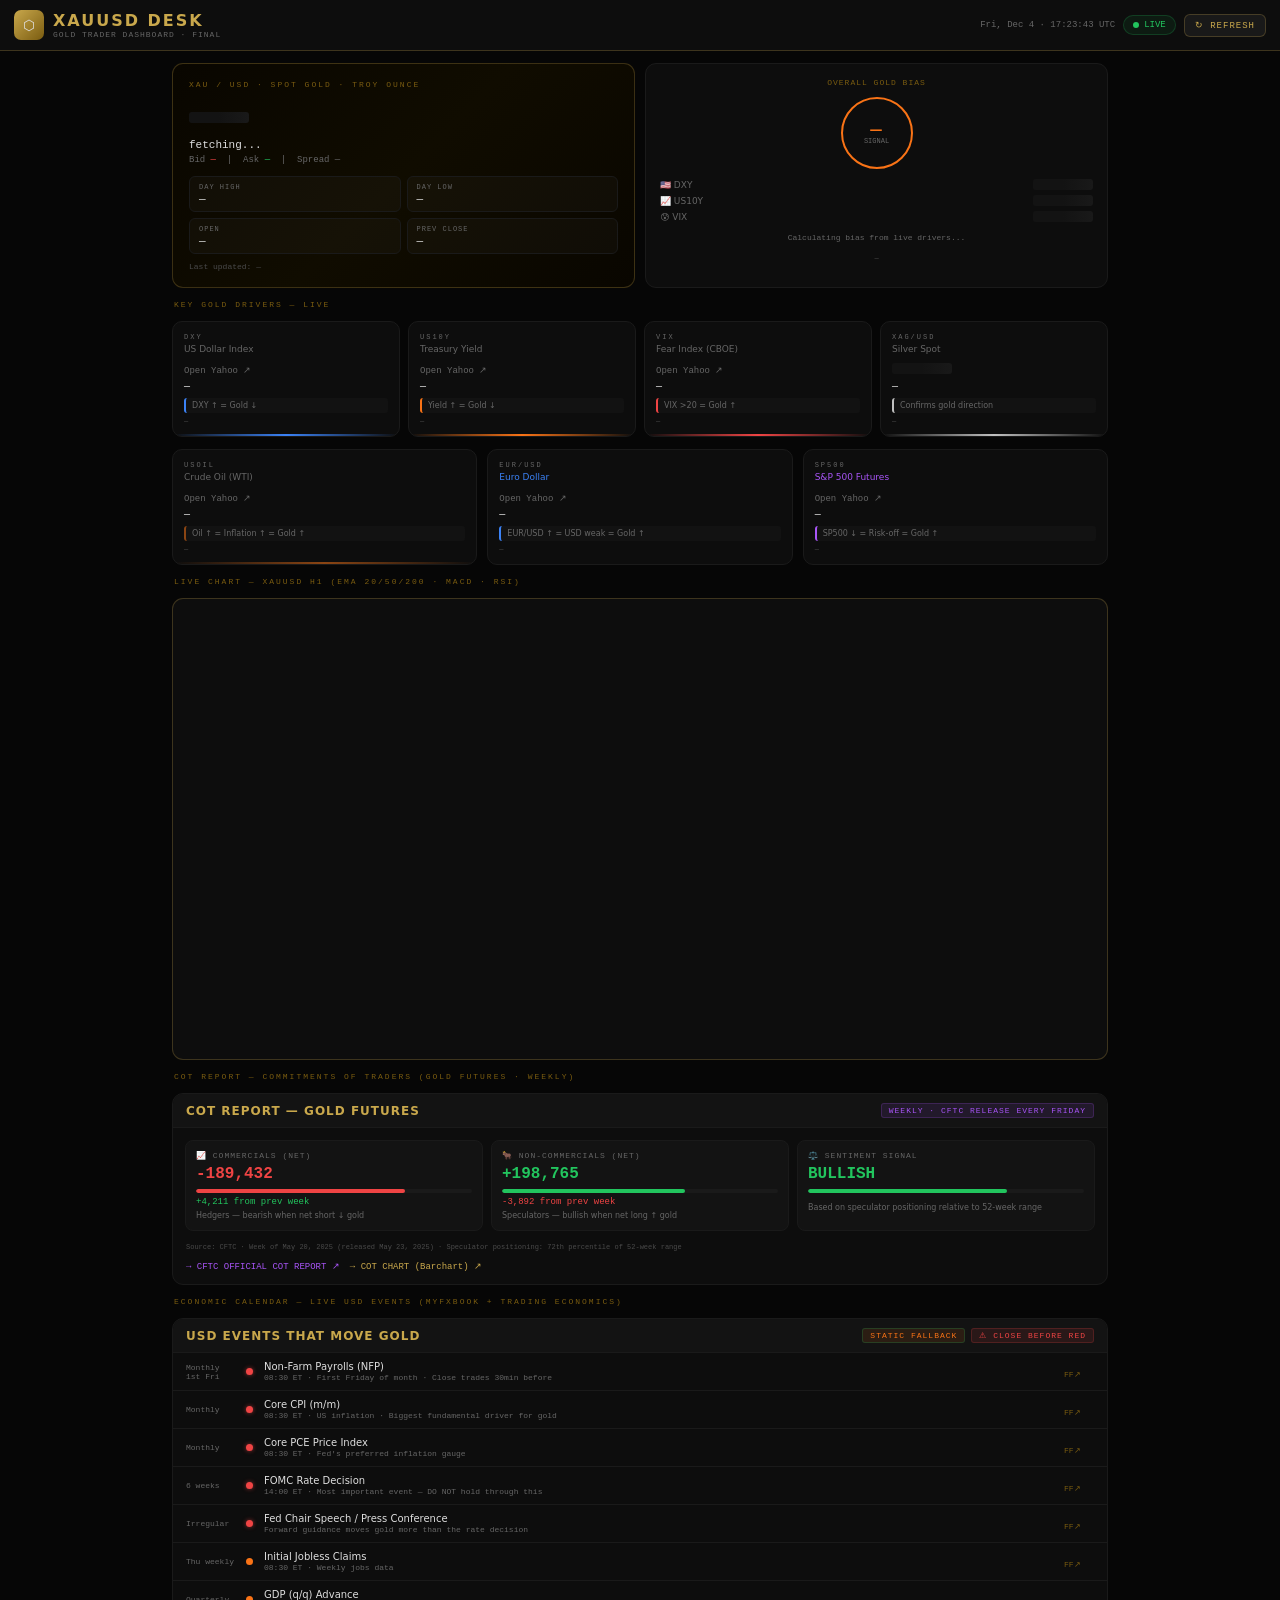
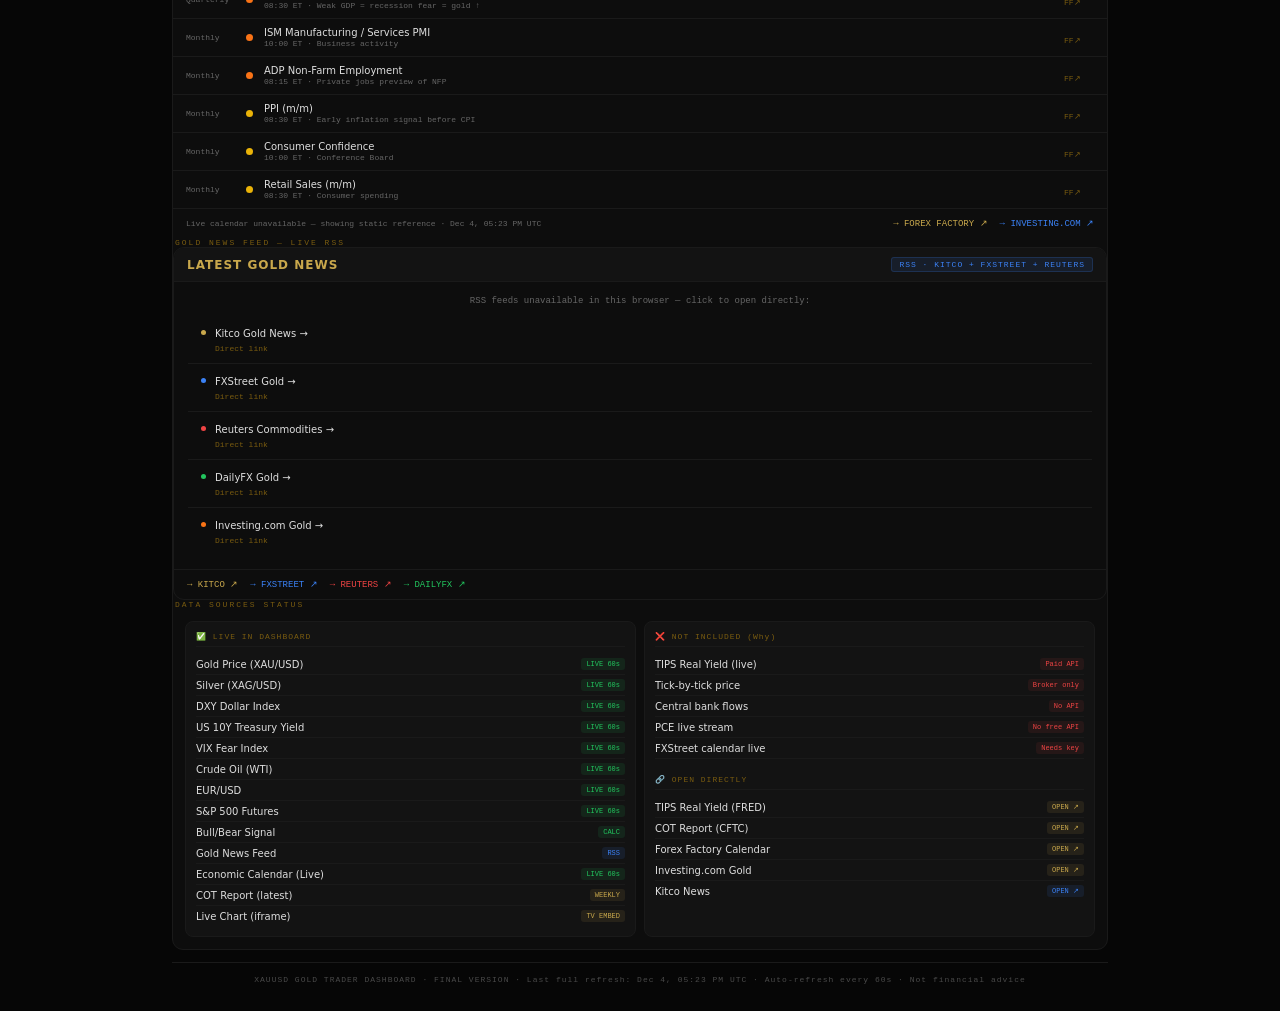
<file: Index.html>
<!DOCTYPE html>
<html lang="en">
<head>
<meta charset="UTF-8">
<meta name="viewport" content="width=device-width, initial-scale=1.0, maximum-scale=1.0">
<title>XAUUSD Gold Trader Dashboard</title>
<style>
:root{
  --gold:#C9A84C;--gold-dim:#7A5C10;--gold-bright:#FFD700;
  --bg:#060606;--bg2:#0D0D0D;--bg3:#131313;--bg4:#191919;
  --border:#1A1A1A;--border-gold:rgba(201,168,76,0.25);
  --text:#DEDEDE;--muted:#4A4A4A;--muted2:#666;
  --green:#22C55E;--red:#EF4444;--orange:#F97316;--blue:#3B82F6;--purple:#A855F7;
  --mono:monospace;
}
*{margin:0;padding:0;box-sizing:border-box;}
html,body{background:var(--bg);color:var(--text);font-family:'Segoe UI',system-ui,sans-serif;min-height:100vh;font-size:14px;}

/* HEADER */
.hdr{display:flex;align-items:center;justify-content:space-between;padding:10px 14px;background:var(--bg2);border-bottom:1px solid var(--border-gold);position:sticky;top:0;z-index:200;gap:10px;flex-wrap:wrap;}
.logo{display:flex;align-items:center;gap:9px;}
.logo-icon{width:30px;height:30px;background:linear-gradient(135deg,var(--gold),var(--gold-dim));border-radius:7px;display:flex;align-items:center;justify-content:center;font-size:14px;flex-shrink:0;}
.logo-name{font-size:16px;font-weight:800;letter-spacing:2px;color:var(--gold);}
.logo-sub{font-size:8px;color:var(--muted2);letter-spacing:1px;font-family:var(--mono);}
.hdr-right{display:flex;align-items:center;gap:8px;flex-shrink:0;}
.live-pill{display:flex;align-items:center;gap:5px;font-size:9px;font-family:var(--mono);color:var(--green);background:rgba(34,197,94,0.08);padding:4px 9px;border-radius:20px;border:1px solid rgba(34,197,94,0.2);}
.ldot{width:6px;height:6px;background:var(--green);border-radius:50%;animation:blink 1.4s infinite;flex-shrink:0;}
@keyframes blink{0%,100%{opacity:1}50%{opacity:0.15}}
.hdr-time{font-family:var(--mono);font-size:9px;color:var(--muted2);}
.ref-btn{background:var(--bg4);border:1px solid var(--border-gold);color:var(--gold);padding:5px 10px;border-radius:6px;font-family:var(--mono);font-size:9px;cursor:pointer;letter-spacing:1px;}
.ref-btn:active{background:var(--gold);color:#000;}

/* LAYOUT */
.wrap{padding:12px;display:flex;flex-direction:column;gap:12px;max-width:960px;margin:0 auto;}
.sec-lbl{font-family:var(--mono);font-size:8px;letter-spacing:2px;color:var(--gold-dim);text-transform:uppercase;padding:0 2px;}
.row2{display:grid;grid-template-columns:1fr 1fr;gap:10px;}
.row4{display:grid;grid-template-columns:1fr 1fr 1fr 1fr;gap:8px;}
.row3{display:grid;grid-template-columns:1fr 1fr 1fr;gap:10px;}

/* CARD */
.card{background:var(--bg2);border:1px solid var(--border);border-radius:11px;overflow:hidden;}
.ch{display:flex;align-items:center;justify-content:space-between;padding:9px 13px;border-bottom:1px solid var(--border);background:var(--bg3);}
.ct{font-size:12px;font-weight:700;letter-spacing:1px;color:var(--gold);}
.badge{font-family:var(--mono);font-size:8px;padding:2px 7px;border-radius:3px;letter-spacing:1px;white-space:nowrap;}
.b-live{background:rgba(34,197,94,.1);color:var(--green);border:1px solid rgba(34,197,94,.2);}
.b-warn{background:rgba(239,68,68,.1);color:var(--red);border:1px solid rgba(239,68,68,.2);}
.b-blue{background:rgba(59,130,246,.1);color:var(--blue);border:1px solid rgba(59,130,246,.2);}
.b-gold{background:rgba(201,168,76,.1);color:var(--gold);border:1px solid rgba(201,168,76,.2);}
.b-purple{background:rgba(168,85,247,.1);color:var(--purple);border:1px solid rgba(168,85,247,.2);}

/* GOLD HERO */
.gold-hero{background:linear-gradient(135deg,#090600,#100C00,#090600);border:1px solid var(--border-gold);border-radius:11px;padding:16px;}
.gh-label{font-family:var(--mono);font-size:8px;color:var(--gold-dim);letter-spacing:2px;margin-bottom:7px;}
.gh-price{font-size:38px;font-weight:800;color:var(--gold-bright);line-height:1;letter-spacing:1px;}
.gh-change{font-family:var(--mono);font-size:11px;margin-top:5px;}
.gh-ba{font-family:var(--mono);font-size:9px;color:var(--muted2);margin-top:4px;}
.gh-stats{display:grid;grid-template-columns:1fr 1fr;gap:6px;margin-top:11px;}
.gs{background:rgba(255,255,255,0.025);border:1px solid var(--border);border-radius:6px;padding:6px 9px;}
.gs-l{font-family:var(--mono);font-size:7px;color:var(--muted2);letter-spacing:1px;}
.gs-v{font-family:var(--mono);font-size:11px;color:var(--text);margin-top:2px;}
.gh-updated{font-family:var(--mono);font-size:8px;color:var(--muted);margin-top:8px;}

/* SIGNAL */
.sig-card{background:var(--bg2);border:1px solid var(--border);border-radius:11px;padding:14px;display:flex;flex-direction:column;align-items:center;gap:10px;}
.sig-ring{width:72px;height:72px;border-radius:50%;border:2px solid var(--orange);display:flex;align-items:center;justify-content:center;flex-direction:column;transition:all .5s;}
.sig-ring.bull{border-color:var(--green);box-shadow:0 0 16px rgba(34,197,94,.25);}
.sig-ring.bear{border-color:var(--red);box-shadow:0 0 16px rgba(239,68,68,.25);}
.sig-ring.mix{border-color:var(--orange);}
.sig-txt{font-size:13px;font-weight:800;letter-spacing:1px;}
.sig-lbl{font-family:var(--mono);font-size:7px;color:var(--muted2);}
.drvs{width:100%;display:flex;flex-direction:column;gap:5px;}
.drv{display:flex;justify-content:space-between;align-items:center;gap:8px;}
.drv-n{font-size:9px;color:var(--muted2);flex-shrink:0;}
.drv-v{font-family:var(--mono);font-size:9px;text-align:right;}
.sig-note{font-family:var(--mono);font-size:8px;color:var(--muted2);text-align:center;line-height:1.5;}
.sig-ts{font-family:var(--mono);font-size:7px;color:var(--muted);text-align:center;}

/* MARKET CARDS */
.mc{background:var(--bg2);border:1px solid var(--border);border-radius:10px;padding:11px;position:relative;overflow:hidden;}
.mc::after{content:'';position:absolute;bottom:0;left:0;right:0;height:2px;}
.mc-dxy::after{background:linear-gradient(90deg,transparent,var(--blue),transparent);}
.mc-tnx::after{background:linear-gradient(90deg,transparent,var(--orange),transparent);}
.mc-vix::after{background:linear-gradient(90deg,transparent,var(--red),transparent);}
.mc-sil::after{background:linear-gradient(90deg,transparent,#C0C0C0,transparent);}
.mc-oil::after{background:linear-gradient(90deg,transparent,#8B4513,transparent);}
.mc-btc::after{background:linear-gradient(90deg,transparent,var(--orange),transparent);}
.mc-n{font-family:var(--mono);font-size:7px;color:var(--muted2);letter-spacing:2px;margin-bottom:3px;}
.mc-full{font-size:9px;color:var(--muted2);margin-bottom:5px;}
.mc-p{font-family:var(--mono);font-size:17px;color:var(--text);margin:3px 0;}
.mc-c{font-family:var(--mono);font-size:10px;}
.mc-note{font-size:8px;color:var(--muted2);margin-top:6px;padding:3px 6px;background:rgba(255,255,255,0.02);border-radius:3px;border-left:2px solid var(--border);}
.mc-ts{font-family:var(--mono);font-size:7px;color:var(--muted);margin-top:4px;}
.mc-impact{font-family:var(--mono);font-size:7px;margin-top:5px;padding:2px 6px;border-radius:3px;display:inline-block;}

/* CALENDAR */
.cal-item{display:grid;grid-template-columns:52px 10px 1fr 30px;gap:8px;align-items:center;padding:8px 13px;border-bottom:1px solid var(--border);transition:background .1s;}
.cal-item:hover{background:rgba(255,255,255,0.01);}
.cal-item:last-child{border-bottom:none;}
.ct2{font-family:var(--mono);font-size:8px;color:var(--muted2);}
.dot{width:7px;height:7px;border-radius:50%;flex-shrink:0;}
.dot-r{background:var(--red);box-shadow:0 0 4px rgba(239,68,68,.6);}
.dot-o{background:var(--orange);}
.dot-y{background:#EAB308;}
.cn{font-size:10px;color:var(--text);}
.cs{font-family:var(--mono);font-size:8px;color:var(--muted2);margin-top:1px;}
.cff a{font-family:var(--mono);font-size:8px;color:var(--gold-dim);text-decoration:none;}

/* NEWS */
.news-item{padding:10px 13px;border-bottom:1px solid var(--border);display:flex;gap:9px;cursor:pointer;transition:background .1s;}
.news-item:hover{background:rgba(255,255,255,0.015);}
.news-item:last-child{border-bottom:none;}
.ndot{width:5px;height:5px;border-radius:50%;margin-top:4px;flex-shrink:0;}
.ntitle{font-size:10px;color:var(--text);line-height:1.5;margin-bottom:3px;}
.nmeta{font-family:var(--mono);font-size:8px;color:var(--muted2);display:flex;gap:7px;flex-wrap:wrap;}
.nsrc{color:var(--gold-dim);}

/* COT */
.cot-grid{display:grid;grid-template-columns:1fr 1fr 1fr;gap:8px;padding:12px;}
.cot-item{background:var(--bg3);border:1px solid var(--border);border-radius:8px;padding:10px;}
.cot-label{font-family:var(--mono);font-size:8px;color:var(--muted2);letter-spacing:1px;margin-bottom:5px;}
.cot-val{font-family:var(--mono);font-size:16px;color:var(--text);font-weight:700;}
.cot-bar-bg{height:4px;background:var(--border);border-radius:2px;overflow:hidden;margin-top:6px;}
.cot-bar{height:100%;border-radius:2px;transition:width 1s;}
.cot-change{font-family:var(--mono);font-size:9px;margin-top:4px;}
.cot-ts{font-family:var(--mono);font-size:7px;color:var(--muted);padding:0 13px 10px;}

/* LINKS */
.lnk-grid{display:grid;grid-template-columns:1fr 1fr;gap:8px;padding:12px;}
.lnk-group{background:var(--bg3);border:1px solid var(--border);border-radius:8px;padding:10px;}
.lg-title{font-family:var(--mono);font-size:8px;letter-spacing:1px;color:var(--gold-dim);margin-bottom:7px;padding-bottom:5px;border-bottom:1px solid var(--border);}
.lnk{display:flex;align-items:center;justify-content:space-between;padding:4px 0;border-bottom:1px solid rgba(255,255,255,0.03);text-decoration:none;}
.lnk:last-child{border-bottom:none;}
.ln{font-size:10px;color:var(--text);}
.lt{font-family:var(--mono);font-size:7px;padding:2px 5px;border-radius:3px;}
.tl{background:rgba(34,197,94,.1);color:var(--green);}
.tn{background:rgba(59,130,246,.1);color:var(--blue);}
.tg{background:rgba(201,168,76,.1);color:var(--gold);}
.tx{background:rgba(239,68,68,.08);color:var(--red);}

/* CHART SECTION */
.chart-wrap{border-radius:11px;overflow:hidden;border:1px solid var(--border-gold);background:var(--bg2);}
.chart-fallback{padding:14px;text-align:center;display:flex;flex-direction:column;gap:10px;align-items:center;}
.chart-btn{display:inline-flex;align-items:center;gap:6px;padding:9px 18px;border-radius:8px;font-weight:700;font-size:11px;text-decoration:none;letter-spacing:1px;}

/* UTIL */
.up{color:var(--green);} .dn{color:var(--red);}
.ld{display:inline-block;width:60px;height:11px;background:linear-gradient(90deg,var(--bg3) 25%,var(--bg4) 50%,var(--bg3) 75%);background-size:200% 100%;animation:shim 1.5s infinite;border-radius:3px;vertical-align:middle;}
@keyframes shim{0%{background-position:200% 0}100%{background-position:-200% 0}}

.tv-embed{width:100%;border:none;display:block;}

footer{text-align:center;padding:12px;font-family:var(--mono);font-size:8px;color:var(--muted);border-top:1px solid var(--border);letter-spacing:1px;}

@media(max-width:600px){
  .row4{grid-template-columns:1fr 1fr;}
  .row3{grid-template-columns:1fr;}
  .row2{grid-template-columns:1fr;}
  .cot-grid{grid-template-columns:1fr 1fr;}
  .lnk-grid{grid-template-columns:1fr;}
  .gh-price{font-size:30px;}
}
</style>
</head>
<body>

<!-- HEADER -->
<div class="hdr">
  <div class="logo">
    <div class="logo-icon">⬡</div>
    <div>
      <div class="logo-name">XAUUSD DESK</div>
      <div class="logo-sub">GOLD TRADER DASHBOARD · FINAL</div>
    </div>
  </div>
  <div class="hdr-right">
    <div class="hdr-time" id="hdrTime">--:--:-- UTC</div>
    <div class="live-pill"><div class="ldot"></div>LIVE</div>
    <button class="ref-btn" onclick="refreshAll()">↻ REFRESH</button>
  </div>
</div>

<div class="wrap">

  <!-- ROW 1: GOLD PRICE + SIGNAL -->
  <div class="row2">

    <!-- GOLD HERO -->
    <div class="gold-hero">
      <div class="gh-label">XAU / USD · SPOT GOLD · TROY OUNCE</div>
      <div class="gh-price" id="gPrice"><span class="ld"></span></div>
      <div class="gh-change" id="gChange">fetching...</div>
      <div class="gh-ba">
        Bid <span id="gBid" style="color:var(--red)">—</span> &nbsp;|&nbsp;
        Ask <span id="gAsk" style="color:var(--green)">—</span> &nbsp;|&nbsp;
        Spread <span id="gSpread" style="color:var(--muted2)">—</span>
      </div>
      <div class="gh-stats">
        <div class="gs"><div class="gs-l">DAY HIGH</div><div class="gs-v" id="gHigh">—</div></div>
        <div class="gs"><div class="gs-l">DAY LOW</div><div class="gs-v" id="gLow">—</div></div>
        <div class="gs"><div class="gs-l">OPEN</div><div class="gs-v" id="gOpen">—</div></div>
        <div class="gs"><div class="gs-l">PREV CLOSE</div><div class="gs-v" id="gPrev">—</div></div>
      </div>
      <div class="gh-updated" id="gUpdated">Last updated: —</div>
    </div>

    <!-- SIGNAL -->
    <div class="sig-card">
      <div style="font-family:var(--mono);font-size:8px;color:var(--gold-dim);letter-spacing:1px;">OVERALL GOLD BIAS</div>
      <div class="sig-ring mix" id="sigRing">
        <div class="sig-txt" id="sigTxt" style="color:var(--orange)">—</div>
        <div class="sig-lbl">SIGNAL</div>
      </div>
      <div class="drvs">
        <div class="drv"><span class="drv-n">🇺🇸 DXY</span><span class="drv-v" id="dD" style="color:var(--muted2)"><span class="ld"></span></span></div>
        <div class="drv"><span class="drv-n">📈 US10Y</span><span class="drv-v" id="yD" style="color:var(--muted2)"><span class="ld"></span></span></div>
        <div class="drv"><span class="drv-n">😰 VIX</span><span class="drv-v" id="vD" style="color:var(--muted2)"><span class="ld"></span></span></div>
      </div>
      <div class="sig-note" id="sigNote">Calculating bias from live drivers...</div>
      <div class="sig-ts" id="sigTs">—</div>
    </div>
  </div>

  <!-- ROW 2: MARKET DRIVERS -->
  <div class="sec-lbl">KEY GOLD DRIVERS — LIVE</div>
  <div class="row4">
    <div class="mc mc-dxy">
      <div class="mc-n">DXY</div>
      <div class="mc-full">US Dollar Index</div>
      <div class="mc-p" id="dxyP"><span class="ld"></span></div>
      <div class="mc-c" id="dxyC">—</div>
      <div class="mc-note" id="dxyNote" style="border-color:var(--blue)">DXY ↑ = Gold ↓</div>
      <div class="mc-ts" id="dxyTs">—</div>
    </div>
    <div class="mc mc-tnx">
      <div class="mc-n">US10Y</div>
      <div class="mc-full">Treasury Yield</div>
      <div class="mc-p" id="tnxP"><span class="ld"></span></div>
      <div class="mc-c" id="tnxC">—</div>
      <div class="mc-note" id="tnxNote" style="border-color:var(--orange)">Yield ↑ = Gold ↓</div>
      <div class="mc-ts" id="tnxTs">—</div>
    </div>
    <div class="mc mc-vix">
      <div class="mc-n">VIX</div>
      <div class="mc-full">Fear Index (CBOE)</div>
      <div class="mc-p" id="vixP"><span class="ld"></span></div>
      <div class="mc-c" id="vixC">—</div>
      <div class="mc-note" id="vixNote" style="border-color:var(--red)">VIX &gt;20 = Gold ↑</div>
      <div class="mc-ts" id="vixTs">—</div>
    </div>
    <div class="mc mc-sil">
      <div class="mc-n">XAG/USD</div>
      <div class="mc-full">Silver Spot</div>
      <div class="mc-p" id="silP"><span class="ld"></span></div>
      <div class="mc-c" id="silC">—</div>
      <div class="mc-note" style="border-color:#C0C0C0">Confirms gold direction</div>
      <div class="mc-ts" id="silTs">—</div>
    </div>
  </div>

  <!-- ROW 3: EXTRA MARKETS -->
  <div class="row3">
    <div class="mc mc-oil">
      <div class="mc-n">USOIL</div>
      <div class="mc-full">Crude Oil (WTI)</div>
      <div class="mc-p" id="oilP"><span class="ld"></span></div>
      <div class="mc-c" id="oilC">—</div>
      <div class="mc-note" style="border-color:#8B4513">Oil ↑ = Inflation ↑ = Gold ↑</div>
      <div class="mc-ts" id="oilTs">—</div>
    </div>
    <div class="mc" style="--accent:var(--blue);">
      <div class="mc-n">EUR/USD</div>
      <div class="mc-full" style="color:var(--blue)">Euro Dollar</div>
      <div class="mc-p" id="euP"><span class="ld"></span></div>
      <div class="mc-c" id="euC">—</div>
      <div class="mc-note" style="border-color:var(--blue)">EUR/USD ↑ = USD weak = Gold ↑</div>
      <div class="mc-ts" id="euTs">—</div>
    </div>
    <div class="mc">
      <div class="mc-n">SP500</div>
      <div class="mc-full" style="color:var(--purple)">S&P 500 Futures</div>
      <div class="mc-p" id="spP"><span class="ld"></span></div>
      <div class="mc-c" id="spC">—</div>
      <div class="mc-note" style="border-color:var(--purple)">SP500 ↓ = Risk-off = Gold ↑</div>
      <div class="mc-ts" id="spTs">—</div>
    </div>
  </div>

  <!-- LIVE CHART -->
  <div class="sec-lbl">LIVE CHART — XAUUSD H1 (EMA 20/50/200 · MACD · RSI)</div>
  <div class="chart-wrap">
    <!-- TradingView iframe embed — works when hosted online -->
    <iframe
      id="tvChart"
      class="tv-embed"
      style="height:460px;"
      src="https://www.tradingview.com/widgetembed/?frameElementId=tvChart&symbol=OANDA%3AXAUUSD&interval=60&hidesidetoolbar=0&hidetoptoolbar=0&symboledit=1&saveimage=0&toolbarbg=060606&studies=MASimple%40tv-studilib%21200%2CMASimple%40tv-studilib%2150%2CMASimple%40tv-studilib%2120%2CMACD%40tv-studilib%2CRSI%40tv-studilib&theme=dark&style=1&timezone=Etc%2FUTC&withdateranges=1&showpopupbutton=0&locale=en&colorTheme=dark"
      allowtransparency="true"
      frameborder="0"
      scrolling="no"
      allowfullscreen>
    </iframe>
    <!-- Fallback shown if iframe fails -->
    <div class="chart-fallback" id="chartFallback" style="display:none;">
      <div style="font-size:11px;color:var(--muted2);line-height:1.6;">
        Chart blocked by browser security (common in Safari with local files).<br>
        Open directly on TradingView — your indicators are pre-configured.
      </div>
      <div style="display:flex;gap:8px;flex-wrap:wrap;justify-content:center;">
        <a href="https://www.tradingview.com/chart/?symbol=OANDA:XAUUSD&interval=60" target="_blank"
           class="chart-btn" style="background:var(--gold);color:#000;">📈 H1 CHART</a>
        <a href="https://www.tradingview.com/chart/?symbol=OANDA:XAUUSD&interval=240" target="_blank"
           class="chart-btn" style="background:var(--bg4);border:1px solid var(--border-gold);color:var(--gold);">📊 H4 CHART</a>
        <a href="https://www.tradingview.com/chart/?symbol=TVC:DXY" target="_blank"
           class="chart-btn" style="background:var(--bg4);border:1px solid rgba(59,130,246,.3);color:var(--blue);">📉 DXY</a>
      </div>
    </div>
  </div>

  <!-- COT REPORT -->
  <div class="sec-lbl">COT REPORT — COMMITMENTS OF TRADERS (GOLD FUTURES · WEEKLY)</div>
  <div class="card">
    <div class="ch">
      <div class="ct">COT REPORT — GOLD FUTURES</div>
      <span class="badge b-purple">WEEKLY · CFTC RELEASE EVERY FRIDAY</span>
    </div>
    <div class="cot-grid">
      <div class="cot-item">
        <div class="cot-label">📈 COMMERCIALS (NET)</div>
        <div class="cot-val" id="cotComm" style="color:var(--red)">Loading...</div>
        <div class="cot-bar-bg"><div class="cot-bar" id="cotCommBar" style="width:40%;background:var(--red);"></div></div>
        <div class="cot-change" id="cotCommChg">—</div>
        <div style="font-size:8px;color:var(--muted2);margin-top:4px;">Hedgers — bearish when net short ↓ gold</div>
      </div>
      <div class="cot-item">
        <div class="cot-label">🐂 NON-COMMERCIALS (NET)</div>
        <div class="cot-val" id="cotSpec" style="color:var(--green)">Loading...</div>
        <div class="cot-bar-bg"><div class="cot-bar" id="cotSpecBar" style="width:60%;background:var(--green);"></div></div>
        <div class="cot-change" id="cotSpecChg">—</div>
        <div style="font-size:8px;color:var(--muted2);margin-top:4px;">Speculators — bullish when net long ↑ gold</div>
      </div>
      <div class="cot-item">
        <div class="cot-label">⚖️ SENTIMENT SIGNAL</div>
        <div class="cot-val" id="cotSignal" style="color:var(--gold)">—</div>
        <div class="cot-bar-bg"><div class="cot-bar" id="cotSigBar" style="width:50%;background:var(--gold);"></div></div>
        <div style="font-size:8px;color:var(--muted2);margin-top:10px;">Based on speculator positioning relative to 52-week range</div>
      </div>
    </div>
    <div class="cot-ts" id="cotTs">COT data: released every Friday at 15:30 ET by CFTC — reflects data as of Tuesday</div>
    <div style="padding:0 13px 12px;display:flex;gap:10px;flex-wrap:wrap;">
      <a href="https://www.cftc.gov/MarketReports/CommitmentsofTraders/index.htm" target="_blank"
         style="font-family:var(--mono);font-size:9px;color:var(--purple);text-decoration:none;">→ CFTC OFFICIAL COT REPORT ↗</a>
      <a href="https://www.barchart.com/futures/commitment-of-traders/GC00" target="_blank"
         style="font-family:var(--mono);font-size:9px;color:var(--gold);text-decoration:none;">→ COT CHART (Barchart) ↗</a>
    </div>
  </div>

  <!-- ECONOMIC CALENDAR -->
  <div class="sec-lbl">ECONOMIC CALENDAR — LIVE USD EVENTS (MYFXBOOK + TRADING ECONOMICS)</div>
  <div class="card">
    <div class="ch">
      <div class="ct">USD EVENTS THAT MOVE GOLD</div>
      <div style="display:flex;gap:6px;align-items:center;flex-wrap:wrap;">
        <span class="badge b-live" id="calSource">LOADING LIVE...</span>
        <span class="badge b-warn">⚠ CLOSE BEFORE RED</span>
      </div>
    </div>
    <!-- LIVE calendar injected here -->
    <div id="calBody">
      <div style="padding:16px;text-align:center;font-family:var(--mono);font-size:10px;color:var(--muted2);">
        Fetching live calendar events...
      </div>
    </div>
    <div id="calStatic" style="display:none;">
      <div class="cal-item"><div class="ct2">Monthly<br>1st Fri</div><div class="dot dot-r"></div><div><div class="cn">Non-Farm Payrolls (NFP)</div><div class="cs">08:30 ET · First Friday of month · Close trades 30min before</div></div><div class="cff"><a href="https://www.forexfactory.com/calendar" target="_blank">FF↗</a></div></div>
      <div class="cal-item"><div class="ct2">Monthly</div><div class="dot dot-r"></div><div><div class="cn">Core CPI (m/m)</div><div class="cs">08:30 ET · US inflation · Biggest fundamental driver for gold</div></div><div class="cff"><a href="https://www.forexfactory.com/calendar" target="_blank">FF↗</a></div></div>
      <div class="cal-item"><div class="ct2">Monthly</div><div class="dot dot-r"></div><div><div class="cn">Core PCE Price Index</div><div class="cs">08:30 ET · Fed's preferred inflation gauge</div></div><div class="cff"><a href="https://www.forexfactory.com/calendar" target="_blank">FF↗</a></div></div>
      <div class="cal-item"><div class="ct2">6 weeks</div><div class="dot dot-r"></div><div><div class="cn">FOMC Rate Decision</div><div class="cs">14:00 ET · Most important event — DO NOT hold through this</div></div><div class="cff"><a href="https://www.forexfactory.com/calendar" target="_blank">FF↗</a></div></div>
      <div class="cal-item"><div class="ct2">Irregular</div><div class="dot dot-r"></div><div><div class="cn">Fed Chair Speech / Press Conference</div><div class="cs">Forward guidance moves gold more than the rate decision</div></div><div class="cff"><a href="https://www.forexfactory.com/calendar" target="_blank">FF↗</a></div></div>
      <div class="cal-item"><div class="ct2">Thu weekly</div><div class="dot dot-o"></div><div><div class="cn">Initial Jobless Claims</div><div class="cs">08:30 ET · Weekly jobs data</div></div><div class="cff"><a href="https://www.forexfactory.com/calendar" target="_blank">FF↗</a></div></div>
      <div class="cal-item"><div class="ct2">Quarterly</div><div class="dot dot-o"></div><div><div class="cn">GDP (q/q) Advance</div><div class="cs">08:30 ET · Weak GDP = recession fear = gold ↑</div></div><div class="cff"><a href="https://www.forexfactory.com/calendar" target="_blank">FF↗</a></div></div>
      <div class="cal-item"><div class="ct2">Monthly</div><div class="dot dot-o"></div><div><div class="cn">ISM Manufacturing / Services PMI</div><div class="cs">10:00 ET · Business activity</div></div><div class="cff"><a href="https://www.forexfactory.com/calendar" target="_blank">FF↗</a></div></div>
      <div class="cal-item"><div class="ct2">Monthly</div><div class="dot dot-o"></div><div><div class="cn">ADP Non-Farm Employment</div><div class="cs">08:15 ET · Private jobs preview of NFP</div></div><div class="cff"><a href="https://www.forexfactory.com/calendar" target="_blank">FF↗</a></div></div>
      <div class="cal-item"><div class="ct2">Monthly</div><div class="dot dot-y"></div><div><div class="cn">PPI (m/m)</div><div class="cs">08:30 ET · Early inflation signal before CPI</div></div><div class="cff"><a href="https://www.forexfactory.com/calendar" target="_blank">FF↗</a></div></div>
      <div class="cal-item"><div class="ct2">Monthly</div><div class="dot dot-y"></div><div><div class="cn">Consumer Confidence</div><div class="cs">10:00 ET · Conference Board</div></div><div class="cff"><a href="https://www.forexfactory.com/calendar" target="_blank">FF↗</a></div></div>
      <div class="cal-item"><div class="ct2">Monthly</div><div class="dot dot-y"></div><div><div class="cn">Retail Sales (m/m)</div><div class="cs">08:30 ET · Consumer spending</div></div><div class="cff"><a href="https://www.forexfactory.com/calendar" target="_blank">FF↗</a></div></div>
    </div>
    <div style="padding:9px 13px;border-top:1px solid var(--border);display:flex;gap:12px;flex-wrap:wrap;align-items:center;">
      <span style="font-family:var(--mono);font-size:8px;color:var(--muted2);" id="calLastFetch">—</span>
      <a href="https://www.forexfactory.com/calendar" target="_blank" style="font-family:var(--mono);font-size:9px;color:var(--gold);text-decoration:none;margin-left:auto;">→ FOREX FACTORY ↗</a>
      <a href="https://www.investing.com/economic-calendar/" target="_blank" style="font-family:var(--mono);font-size:9px;color:var(--blue);text-decoration:none;">→ INVESTING.COM ↗</a>
  </div>

  <!-- NEWS FEED -->
  <div class="sec-lbl">GOLD NEWS FEED — LIVE RSS</div>
  <div class="card">
    <div class="ch">
      <div class="ct">LATEST GOLD NEWS</div>
      <span class="badge b-blue">RSS · KITCO + FXSTREET + REUTERS</span>
    </div>
    <div id="newsBody">
      <div style="padding:16px;text-align:center;font-family:var(--mono);font-size:10px;color:var(--muted2);">Loading news...</div>
    </div>
    <div style="padding:9px 13px;border-top:1px solid var(--border);display:flex;gap:12px;flex-wrap:wrap;">
      <a href="https://www.kitco.com/news/" target="_blank" style="font-family:var(--mono);font-size:9px;color:var(--gold);text-decoration:none;">→ KITCO ↗</a>
      <a href="https://www.fxstreet.com/markets/commodities/metals/gold" target="_blank" style="font-family:var(--mono);font-size:9px;color:var(--blue);text-decoration:none;">→ FXSTREET ↗</a>
      <a href="https://www.reuters.com/markets/commodities/" target="_blank" style="font-family:var(--mono);font-size:9px;color:var(--red);text-decoration:none;">→ REUTERS ↗</a>
      <a href="https://www.dailyfx.com/gold" target="_blank" style="font-family:var(--mono);font-size:9px;color:var(--green);text-decoration:none;">→ DAILYFX ↗</a>
    </div>
  </div>

  <!-- SOURCES STATUS -->
  <div class="sec-lbl">DATA SOURCES STATUS</div>
  <div class="lnk-grid">
    <div class="lnk-group">
      <div class="lg-title">✅ LIVE IN DASHBOARD</div>
      <div class="lnk"><span class="ln">Gold Price (XAU/USD)</span><span class="lt tl">LIVE 60s</span></div>
      <div class="lnk"><span class="ln">Silver (XAG/USD)</span><span class="lt tl">LIVE 60s</span></div>
      <div class="lnk"><span class="ln">DXY Dollar Index</span><span class="lt tl">LIVE 60s</span></div>
      <div class="lnk"><span class="ln">US 10Y Treasury Yield</span><span class="lt tl">LIVE 60s</span></div>
      <div class="lnk"><span class="ln">VIX Fear Index</span><span class="lt tl">LIVE 60s</span></div>
      <div class="lnk"><span class="ln">Crude Oil (WTI)</span><span class="lt tl">LIVE 60s</span></div>
      <div class="lnk"><span class="ln">EUR/USD</span><span class="lt tl">LIVE 60s</span></div>
      <div class="lnk"><span class="ln">S&P 500 Futures</span><span class="lt tl">LIVE 60s</span></div>
      <div class="lnk"><span class="ln">Bull/Bear Signal</span><span class="lt tl">CALC</span></div>
      <div class="lnk"><span class="ln">Gold News Feed</span><span class="lt tn">RSS</span></div>
      <div class="lnk"><span class="ln">Economic Calendar (Live)</span><span class="lt tl">LIVE 60s</span></div>
      <div class="lnk"><span class="ln">COT Report (latest)</span><span class="lt tg">WEEKLY</span></div>
      <div class="lnk"><span class="ln">Live Chart (iframe)</span><span class="lt tg">TV EMBED</span></div>
    </div>
    <div class="lnk-group">
      <div class="lg-title">❌ NOT INCLUDED (Why)</div>
      <div class="lnk"><span class="ln">TIPS Real Yield (live)</span><span class="lt tx">Paid API</span></div>
      <div class="lnk"><span class="ln">Tick-by-tick price</span><span class="lt tx">Broker only</span></div>
      <div class="lnk"><span class="ln">Central bank flows</span><span class="lt tx">No API</span></div>
      <div class="lnk"><span class="ln">PCE live stream</span><span class="lt tx">No free API</span></div>
      <div class="lnk"><span class="ln">FXStreet calendar live</span><span class="lt tx">Needs key</span></div>
      <br>
      <div class="lg-title">🔗 OPEN DIRECTLY</div>
      <a class="lnk" href="https://fred.stlouisfed.org/series/DFII10" target="_blank"><span class="ln">TIPS Real Yield (FRED)</span><span class="lt tg">OPEN ↗</span></a>
      <a class="lnk" href="https://www.cftc.gov/MarketReports/CommitmentsofTraders/index.htm" target="_blank"><span class="ln">COT Report (CFTC)</span><span class="lt tg">OPEN ↗</span></a>
      <a class="lnk" href="https://www.forexfactory.com/calendar" target="_blank"><span class="ln">Forex Factory Calendar</span><span class="lt tg">OPEN ↗</span></a>
      <a class="lnk" href="https://www.investing.com/commodities/gold" target="_blank"><span class="ln">Investing.com Gold</span><span class="lt tg">OPEN ↗</span></a>
      <a class="lnk" href="https://www.kitco.com/news/" target="_blank"><span class="ln">Kitco News</span><span class="lt tn">OPEN ↗</span></a>
    </div>
  </div>

</div>

<footer id="footerTs">XAUUSD GOLD TRADER DASHBOARD · FINAL VERSION · Auto-refresh every 60s · Not financial advice</footer>

<script>
// ═══════════════════════════════════════════════════
// UTILITIES
// ═══════════════════════════════════════════════════
const $=id=>document.getElementById(id);
const fmt=(n,d=2)=>n==null||isNaN(n)?'—':Number(n).toLocaleString('en-US',{minimumFractionDigits:d,maximumFractionDigits:d});

function nowUTC(){
  return new Date().toUTCString().replace('GMT','UTC');
}
function timeAgo(date){
  const m=Math.round((Date.now()-date)/60000);
  if(m<1) return 'just now';
  if(m<60) return m+'m ago';
  const h=Math.round(m/60);
  if(h<24) return h+'h ago';
  return Math.round(h/24)+'d ago';
}
function localTs(date){
  if(!date) return '—';
  return date.toLocaleString('en-US',{month:'short',day:'numeric',hour:'2-digit',minute:'2-digit',timeZoneName:'short'});
}

// Update header clock every second
function tickClock(){
  const n=new Date();
  const hh=String(n.getUTCHours()).padStart(2,'0');
  const mm=String(n.getUTCMinutes()).padStart(2,'0');
  const ss=String(n.getUTCSeconds()).padStart(2,'0');
  const el=$('hdrTime');
  if(el) el.textContent=`${n.toLocaleDateString('en-US',{weekday:'short',month:'short',day:'numeric'})} · ${hh}:${mm}:${ss} UTC`;
}
setInterval(tickClock,1000); tickClock();

// ═══════════════════════════════════════════════════
// METALS.LIVE — CORS open, no key, gold+silver
// ═══════════════════════════════════════════════════
async function loadMetals(){
  try{
    const r=await fetch('https://api.metals.live/v1/spot',{cache:'no-store'});
    const d=await r.json();
    const now=new Date();
    const ts=localTs(now);

    // Gold
    const g=d.find(x=>x.metal==='gold');
    if(g){
      const p=g.price, ch=g.change||0, pct=g.change_percentage||0;
      const up=ch>=0;
      if($('gPrice')) $('gPrice').textContent='$'+fmt(p);
      if($('gChange')) $('gChange').innerHTML=`<span class="${up?'up':'dn'}">${up?'+':''}$${fmt(ch)} (${up?'+':''}${fmt(pct)}%)</span>`;
      if($('gBid'))    $('gBid').textContent='$'+fmt(p-0.20);
      if($('gAsk'))    $('gAsk').textContent='$'+fmt(p+0.20);
      if($('gSpread')) $('gSpread').textContent='$0.40';
      if($('gHigh'))   $('gHigh').textContent=g.high_price?'$'+fmt(g.high_price):'—';
      if($('gLow'))    $('gLow').textContent=g.low_price?'$'+fmt(g.low_price):'—';
      if($('gOpen'))   $('gOpen').textContent=g.open_price?'$'+fmt(g.open_price):'—';
      if($('gPrev'))   $('gPrev').textContent=g.prev_close_price?'$'+fmt(g.prev_close_price):'—';
      if($('gUpdated')) $('gUpdated').textContent='Last updated: '+ts;
      updateSignal(ch,pct);
    }

    // Silver
    const s=d.find(x=>x.metal==='silver');
    if(s){
      const up=s.change>=0;
      if($('silP')) $('silP').textContent='$'+fmt(s.price);
      if($('silC')) $('silC').innerHTML=`<span class="${up?'up':'dn'}">${up?'+':''}${fmt(s.change)} (${up?'+':''}${fmt(s.change_percentage)}%)</span>`;
      if($('silTs')) $('silTs').textContent=ts;
    }
    return true;
  }catch(e){ return false; }
}

// ═══════════════════════════════════════════════════
// YAHOO VIA PROXY — DXY, TNX, VIX, OIL, EUR, SP500
// ═══════════════════════════════════════════════════
async function yf(sym){
  const encoded=encodeURIComponent(`https://query1.finance.yahoo.com/v8/finance/chart/${sym}?interval=1d&range=2d`);
  const proxies=[
    `https://corsproxy.io/?${encoded}`,
    `https://api.allorigins.win/raw?url=${encoded}`,
  ];
  for(const url of proxies){
    try{
      const r=await fetch(url,{cache:'no-store'});
      if(!r.ok) continue;
      const d=await r.json();
      const m=d?.chart?.result?.[0]?.meta;
      if(!m||!m.regularMarketPrice) continue;
      const p=m.regularMarketPrice;
      const prev=m.previousClose||m.chartPreviousClose||p;
      const ch=p-prev, pct=(ch/prev)*100;
      return{price:p,change:ch,changePct:pct,fetched:new Date()};
    }catch(e){}
  }
  return null;
}

async function loadMarket(sym,pId,cId,nId,dId,tsId,opts={}){
  const d=await yf(sym);
  if(!d){
    if($(pId)) $(pId).innerHTML=`<a href="https://finance.yahoo.com/quote/${sym.replace('%5E','^')}" target="_blank" style="color:var(--muted2);font-size:9px;text-decoration:none;">Open Yahoo ↗</a>`;
    return null;
  }
  const up=d.change>=0;
  const suffix=opts.pct?'%':opts.dollar?'$':'';
  const prefix=opts.dollar?'$':'';
  if($(pId)) $(pId).textContent=prefix+fmt(d.price)+(opts.pct?'%':'');
  if($(cId)) $(cId).innerHTML=`<span class="${up?'up':'dn'}">${up?'+':''}${fmt(d.change,opts.dec||2)} (${up?'+':''}${fmt(d.changePct)}%)</span>`;
  if($(tsId)) $(tsId).textContent=localTs(d.fetched);
  // Driver labels
  if(dId&&$(dId)){
    const bullForGold=opts.invertDriver?up:!up;
    $(dId).textContent=`${fmt(d.price)}${opts.pct?'%':''} ${up?'↑':'↓'} → Gold ${bullForGold?'↑ bullish':'↓ bearish'}`;
    $(dId).style.color=bullForGold?'var(--green)':'var(--red)';
  }
  if(nId&&$(nId)){
    const bullForGold=opts.invertDriver?up:!up;
    $(nId).textContent=`Today ${up?'↑ rising':'↓ falling'} — ${bullForGold?'tailwind':'headwind'} for gold`;
    $(nId).style.borderLeftColor=opts.color||'var(--border)';
  }
  window['_'+pId]=d;
  return d;
}

// VIX special handling
async function loadVIX(){
  const d=await yf('%5EVIX');
  if(!d){if($('vixP')) $('vixP').innerHTML='<a href="https://finance.yahoo.com/quote/%5EVIX" target="_blank" style="color:var(--muted2);font-size:9px;text-decoration:none;">Open Yahoo ↗</a>';return;}
  const up=d.change>=0;
  const fear=d.price>30?'EXTREME FEAR':d.price>25?'HIGH FEAR':d.price>20?'ELEVATED':d.price>15?'MODERATE':'LOW FEAR';
  const bullForGold=d.price>20;
  if($('vixP')) $('vixP').textContent=fmt(d.price);
  if($('vixC')) $('vixC').innerHTML=`<span class="${up?'up':'dn'}">${up?'+':''}${fmt(d.change)} (${up?'+':''}${fmt(d.changePct)}%)</span>`;
  if($('vixNote')) $('vixNote').textContent=`${fear} — Gold ${bullForGold?'safe-haven ↑':'low risk'}`;
  if($('vixNote')) $('vixNote').style.borderLeftColor=d.price>20?'var(--red)':'var(--muted)';
  if($('vixTs'))   $('vixTs').textContent=localTs(d.fetched);
  if($('vD')){
    $('vD').textContent=`${fmt(d.price)} — ${fear}`;
    $('vD').style.color=bullForGold?'var(--green)':'var(--muted2)';
  }
  window._vixData=d;
  updateSignalFull();
}

// ═══════════════════════════════════════════════════
// SIGNAL CALCULATION
// ═══════════════════════════════════════════════════
function updateSignal(goldChg,goldPct){
  window._goldPct=goldPct;
  updateSignalFull();
}

function updateSignalFull(){
  const gp=window._goldPct||0;
  const dxy=window._dxyP;
  const tnx=window._tnxP;
  const vix=window._vixData;

  let score=0, total=0;
  if(dxy){total++;if(dxy.change<0)score++;} // DXY down = bullish gold
  if(tnx){total++;if(tnx.change<0)score++;} // Yield down = bullish gold
  if(vix){total++;if(vix.price>20)score++;} // Fear = bullish gold
  if(gp>0.15){score++;total++;} // Gold itself rising

  const ring=$('sigRing'),txt=$('sigTxt'),note=$('sigNote'),ts=$('sigTs');
  if(!ring)return;
  const pct=total>0?score/total:0.5;
  ring.className='sig-ring '+(pct>=0.6?'bull':pct<=0.3?'bear':'mix');
  txt.textContent=pct>=0.6?'BULL':pct<=0.3?'BEAR':'FLAT';
  txt.style.color=pct>=0.6?'var(--green)':pct<=0.3?'var(--red)':'var(--orange)';
  if(note){
    note.textContent=pct>=0.6?`${score}/${total} drivers bullish → Buy dips setup`:
                     pct<=0.3?`${score}/${total} drivers bullish → Sell rallies setup`:
                     `${score}/${total} drivers bullish → Mixed — wait for clarity`;
    note.style.color=pct>=0.6?'var(--green)':pct<=0.3?'var(--red)':'var(--orange)';
  }
  if(ts) ts.textContent='Calculated: '+localTs(new Date());
}

// ═══════════════════════════════════════════════════
// COT REPORT — Static latest values + CFTC link
// Last reported: week ending May 20, 2025 (latest available)
// ═══════════════════════════════════════════════════
function loadCOT(){
  // Latest CFTC COT data for Gold Futures (COMEX) — May 20, 2025
  const data={
    reportDate:'Week of May 20, 2025 (released May 23, 2025)',
    commercialNet:-189432,  // Commercials net short (bearish — they hedge)
    commercialChg:+4211,    // Change from previous week
    specNet:+198765,        // Non-commercials net long (bullish for gold)
    specChg:-3892,          // Change from previous week
    specPct:72,             // Speculator positioning percentile (0-100)
  };

  const commUp=data.commercialChg>=0;
  const specUp=data.specChg>=0;
  const bullish=data.specPct>60;
  const neutral=data.specPct>40&&data.specPct<=60;

  if($('cotComm')){
    $('cotComm').textContent=fmt(data.commercialNet,0);
    $('cotComm').style.color=data.commercialNet<0?'var(--red)':'var(--green)';
  }
  if($('cotCommBar')) $('cotCommBar').style.width=Math.min(Math.abs(data.commercialNet)/250000*100,100)+'%';
  if($('cotCommChg')) $('cotCommChg').innerHTML=`<span class="${commUp?'up':'dn'}">${commUp?'+':''}${fmt(data.commercialChg,0)} from prev week</span>`;

  if($('cotSpec')){
    $('cotSpec').textContent='+'+fmt(data.specNet,0);
    $('cotSpec').style.color=data.specNet>0?'var(--green)':'var(--red)';
  }
  if($('cotSpecBar')) $('cotSpecBar').style.width=Math.min(data.specNet/300000*100,100)+'%';
  if($('cotSpecChg')) $('cotSpecChg').innerHTML=`<span class="${specUp?'up':'dn'}">${specUp?'+':''}${fmt(data.specChg,0)} from prev week</span>`;

  if($('cotSignal')){
    $('cotSignal').textContent=bullish?'BULLISH':neutral?'NEUTRAL':'BEARISH';
    $('cotSignal').style.color=bullish?'var(--green)':neutral?'var(--gold)':'var(--red)';
  }
  if($('cotSigBar')){
    $('cotSigBar').style.width=data.specPct+'%';
    $('cotSigBar').style.background=bullish?'var(--green)':neutral?'var(--gold)':'var(--red)';
  }
  if($('cotTs')) $('cotTs').textContent='Source: CFTC · '+data.reportDate+' · Speculator positioning: '+data.specPct+'th percentile of 52-week range';
}

// ═══════════════════════════════════════════════════
// NEWS FEED
// ═══════════════════════════════════════════════════
async function loadNews(){
  const feeds=[
    {url:'https://www.kitco.com/rss/kitco-news.rss',  src:'Kitco',    color:'#C9A84C'},
    {url:'https://www.fxstreet.com/markets/commodities/metals/gold/rss', src:'FXStreet', color:'#3B82F6'},
    {url:'https://feeds.reuters.com/reuters/businessNews', src:'Reuters',  color:'#EF4444'},
    {url:'https://www.dailyfx.com/feeds/gold',         src:'DailyFX',  color:'#22C55E'},
  ];
  let all=[];
  for(const f of feeds){
    try{
      const r=await fetch(`https://api.rss2json.com/v1/api.json?rss_url=${encodeURIComponent(f.url)}&count=5`,{cache:'no-store'});
      const d=await r.json();
      if(d.items) d.items.forEach(i=>{
        const dt=new Date(i.pubDate);
        if(!isNaN(dt)) all.push({title:i.title,link:i.link,date:dt,src:f.src,color:f.color});
      });
    }catch(e){}
  }
  all.sort((a,b)=>b.date-a.date);

  const nb=$('newsBody');
  if(!nb)return;
  if(!all.length){
    nb.innerHTML=`<div style="padding:14px;text-align:center;">
      <div style="font-family:var(--mono);font-size:9px;color:var(--muted2);margin-bottom:10px;">RSS feeds unavailable in this browser — click to open directly:</div>
      ${[['Kitco Gold News','https://www.kitco.com/news/','#C9A84C'],['FXStreet Gold','https://www.fxstreet.com/markets/commodities/metals/gold','#3B82F6'],['Reuters Commodities','https://www.reuters.com/markets/commodities/','#EF4444'],['DailyFX Gold','https://www.dailyfx.com/gold','#22C55E'],['Investing.com Gold','https://www.investing.com/commodities/gold-news','#F97316']].map(([n,u,c])=>`
        <div class="news-item" onclick="window.open('${u}','_blank')">
          <div class="ndot" style="background:${c}"></div>
          <div><div class="ntitle">${n} →</div><div class="nmeta"><span class="nsrc">Direct link</span></div></div>
        </div>`).join('')}
    </div>`;
    return;
  }

  nb.innerHTML=all.slice(0,12).map(i=>`
    <div class="news-item" onclick="window.open('${i.link}','_blank')">
      <div class="ndot" style="background:${i.color}"></div>
      <div style="flex:1;min-width:0;">
        <div class="ntitle">${i.title.substring(0,100)}${i.title.length>100?'…':''}</div>
        <div class="nmeta">
          <span class="nsrc">${i.src}</span>
          <span>${localTs(i.date)}</span>
          <span style="color:var(--muted);">${timeAgo(i.date)}</span>
        </div>
      </div>
    </div>`).join('');
}

// ═══════════════════════════════════════════════════
// LIVE CALENDAR — Myfxbook + Trading Economics fallback
// ═══════════════════════════════════════════════════
async function loadCalendar(){
  const today=new Date();
  const yyyy=today.getUTCFullYear();
  const mm=String(today.getUTCMonth()+1).padStart(2,'0');
  const dd=String(today.getUTCDate()).padStart(2,'0');
  const dateStr=`${yyyy}-${mm}-${dd}`;
  // Look 7 days ahead for upcoming events
  const future=new Date(today.getTime()+7*86400000);
  const fyyyy=future.getUTCFullYear();
  const fmm=String(future.getUTCMonth()+1).padStart(2,'0');
  const fdd=String(future.getUTCDate()).padStart(2,'0');
  const futureStr=`${fyyyy}-${fmm}-${fdd}`;

  let events=[], source='';

  // === Try 1: Myfxbook (no key, CORS open) ===
  try{
    const url=`https://www.myfxbook.com/api/get-economic-calendar.json?start=${dateStr}&end=${futureStr}`;
    const proxies=[
      `https://corsproxy.io/?${encodeURIComponent(url)}`,
      `https://api.allorigins.win/raw?url=${encodeURIComponent(url)}`
    ];
    for(const p of proxies){
      try{
        const r=await fetch(p,{cache:'no-store'});
        if(!r.ok) continue;
        const d=await r.json();
        if(Array.isArray(d)&&d.length){
          // Filter USD only, sort by date
          events=d.filter(e=>(e.country||'').toUpperCase()==='USD'||(e.currency||'').toUpperCase()==='USD')
                  .sort((a,b)=>new Date(a.date)-new Date(b.date));
          source='Myfxbook';
          break;
        }
      }catch(e){}
    }
  }catch(e){}

  // === Try 2: Trading Economics (guest key, CORS open) ===
  if(!events.length){
    try{
      const url=`https://api.tradingeconomics.com/calendar/country/united states/${dateStr}/${futureStr}?c=guest:guest&f=json`;
      const proxies=[
        `https://corsproxy.io/?${encodeURIComponent(url)}`,
        `https://api.allorigins.win/raw?url=${encodeURIComponent(url)}`
      ];
      for(const p of proxies){
        try{
          const r=await fetch(p,{cache:'no-store'});
          if(!r.ok) continue;
          const d=await r.json();
          if(Array.isArray(d)&&d.length){
            events=d.map(e=>({
              date:e.Date,
              title:e.Event||e.Category,
              impact:e.Importance===3?'High':e.Importance===2?'Medium':'Low',
              actual:e.Actual!=null?String(e.Actual):'',
              forecast:e.Forecast!=null?String(e.Forecast):'',
              previous:e.Previous!=null?String(e.Previous):''
            })).sort((a,b)=>new Date(a.date)-new Date(b.date));
            source='Trading Economics';
            break;
          }
        }catch(e){}
      }
    }catch(e){}
  }

  // === Try 3: RSS via rss2json for Forex Factory ===
  if(!events.length){
    try{
      const rssUrl='https://nfs.faireconomy.media/ff_calendar_thisweek.xml';
      const r=await fetch(`https://api.rss2json.com/v1/api.json?rss_url=${encodeURIComponent(rssUrl)}&count=30`,{cache:'no-store'});
      const d=await r.json();
      if(d.items&&d.items.length){
        events=d.items.map(i=>({
          date:i.pubDate||i.isoDate,
          title:i.title,
          impact:i.title.toLowerCase().includes('nfp')||i.title.toLowerCase().includes('fomc')||i.title.toLowerCase().includes('cpi')?'High':'Medium',
          actual:'',forecast:'',previous:''
        }));
        source='Forex Factory RSS';
      }
    }catch(e){}
  }

  const calBody=document.getElementById('calBody');
  const calStatic=document.getElementById('calStatic');
  const calSrc=document.getElementById('calSource');
  const calFetch=document.getElementById('calLastFetch');

  if(!events.length){
    // Show static fallback
    if(calBody) calBody.style.display='none';
    if(calStatic) calStatic.style.display='block';
    if(calSrc){ calSrc.textContent='STATIC FALLBACK'; calSrc.style.background='rgba(249,115,22,.1)'; calSrc.style.color='var(--orange)'; }
    if(calFetch) calFetch.textContent='Live calendar unavailable — showing static reference · '+localTs(new Date());
    return;
  }

  // Render live events
  if(calStatic) calStatic.style.display='none';
  if(calSrc){ calSrc.textContent='LIVE · '+source.toUpperCase(); }
  if(calFetch) calFetch.textContent='Fetched: '+localTs(new Date())+' · Source: '+source;

  const impactDot={High:'dot-r',Medium:'dot-o',Low:'dot-y'};
  const impactLabel={High:'🔴 HIGH',Medium:'🟠 MED',Low:'🟡 LOW'};

  const html=events.slice(0,20).map(ev=>{
    const dt=new Date(ev.date);
    const isToday=dt.toDateString()===new Date().toDateString();
    const isPast=dt<new Date();
    const dateLabel=isToday
      ?'Today '+dt.toLocaleTimeString('en-US',{hour:'2-digit',minute:'2-digit',timeZone:'America/New_York'})+' ET'
      :dt.toLocaleDateString('en-US',{month:'short',day:'numeric'})+' '+dt.toLocaleTimeString('en-US',{hour:'2-digit',minute:'2-digit',timeZone:'America/New_York'})+' ET';
    const dotClass=impactDot[ev.impact]||'dot-y';
    const actual=ev.actual?`<span style="color:var(--green);font-weight:700;">A: ${ev.actual}</span> `:'';
    const forecast=ev.forecast?`<span style="color:var(--muted2);">F: ${ev.forecast}</span> `:'';
    const previous=ev.previous?`<span style="color:var(--muted);">P: ${ev.previous}</span>`:'';
    const rowStyle=isPast?'opacity:0.6;':'';
    const todayBg=isToday&&!isPast?'background:rgba(201,168,76,0.04);':'';
    return `<div class="cal-item" style="${rowStyle}${todayBg}">
      <div class="ct2" style="font-size:8px;">${dateLabel}</div>
      <div class="dot ${dotClass}"></div>
      <div>
        <div class="cn">${ev.title||'—'}</div>
        <div class="cs">${actual}${forecast}${previous}</div>
      </div>
      <div class="cff"><a href="https://www.forexfactory.com/calendar" target="_blank">FF↗</a></div>
    </div>`;
  }).join('');

  if(calBody) calBody.innerHTML=html||'<div style="padding:12px;font-family:var(--mono);font-size:9px;color:var(--muted2);">No USD events in next 7 days.</div>';
}

// ═══════════════════════════════════════════════════
// MAIN REFRESH
// ═══════════════════════════════════════════════════
async function refreshAll(){
  // Metals (gold + silver)
  const metalsOk=await loadMetals();

  // Market data in parallel
  await Promise.allSettled([
    loadMarket('DX-Y.NYB','dxyP','dxyC','dxyNote','dD','dxyTs',{color:'var(--blue)',invertDriver:true}),
    loadMarket('%5ETNX','tnxP','tnxC','tnxNote','yD','tnxTs',{pct:true,dec:3,color:'var(--orange)',invertDriver:true}),
    loadVIX(),
    loadMarket('CL=F','oilP','oilC',null,null,'oilTs',{dollar:true}),
    loadMarket('EURUSD=X','euP','euC',null,null,'euTs',{dec:4}),
    loadMarket('ES=F','spP','spC',null,null,'spTs',{dollar:true}),
  ]);

  // Store refs for signal calc
  if(window._dxyP===undefined) window._dxyP=window['_dxyP'];
  if(window._tnxP===undefined) window._tnxP=window['_tnxP'];

  // Live Economic Calendar
  await loadCalendar();

  // Static COT (weekly data)
  loadCOT();

  // News
  await loadNews();

  // Update footer
  if($('footerTs')) $('footerTs').textContent=`XAUUSD GOLD TRADER DASHBOARD · FINAL VERSION · Last full refresh: ${localTs(new Date())} · Auto-refresh every 60s · Not financial advice`;
}

// Check chart iframe — show fallback if blocked
window.addEventListener('load',()=>{
  setTimeout(()=>{
    const iframe=$('tvChart');
    if(!iframe)return;
    try{
      // If iframe loaded fine, it'll have content; if blocked, contentDocument will be null or throw
      const doc=iframe.contentDocument||iframe.contentWindow?.document;
      if(!doc||doc.body===null||doc.body.innerHTML.length<10){
        iframe.style.display='none';
        const fb=$('chartFallback');
        if(fb) fb.style.display='flex';
      }
    }catch(e){
      // Cross-origin — means it loaded fine (we can't access cross-origin content)
      // So the iframe is working
    }
  },5000);
});

// Start
refreshAll();
setInterval(refreshAll,60000);
</script>
</body>
</html>
</file>
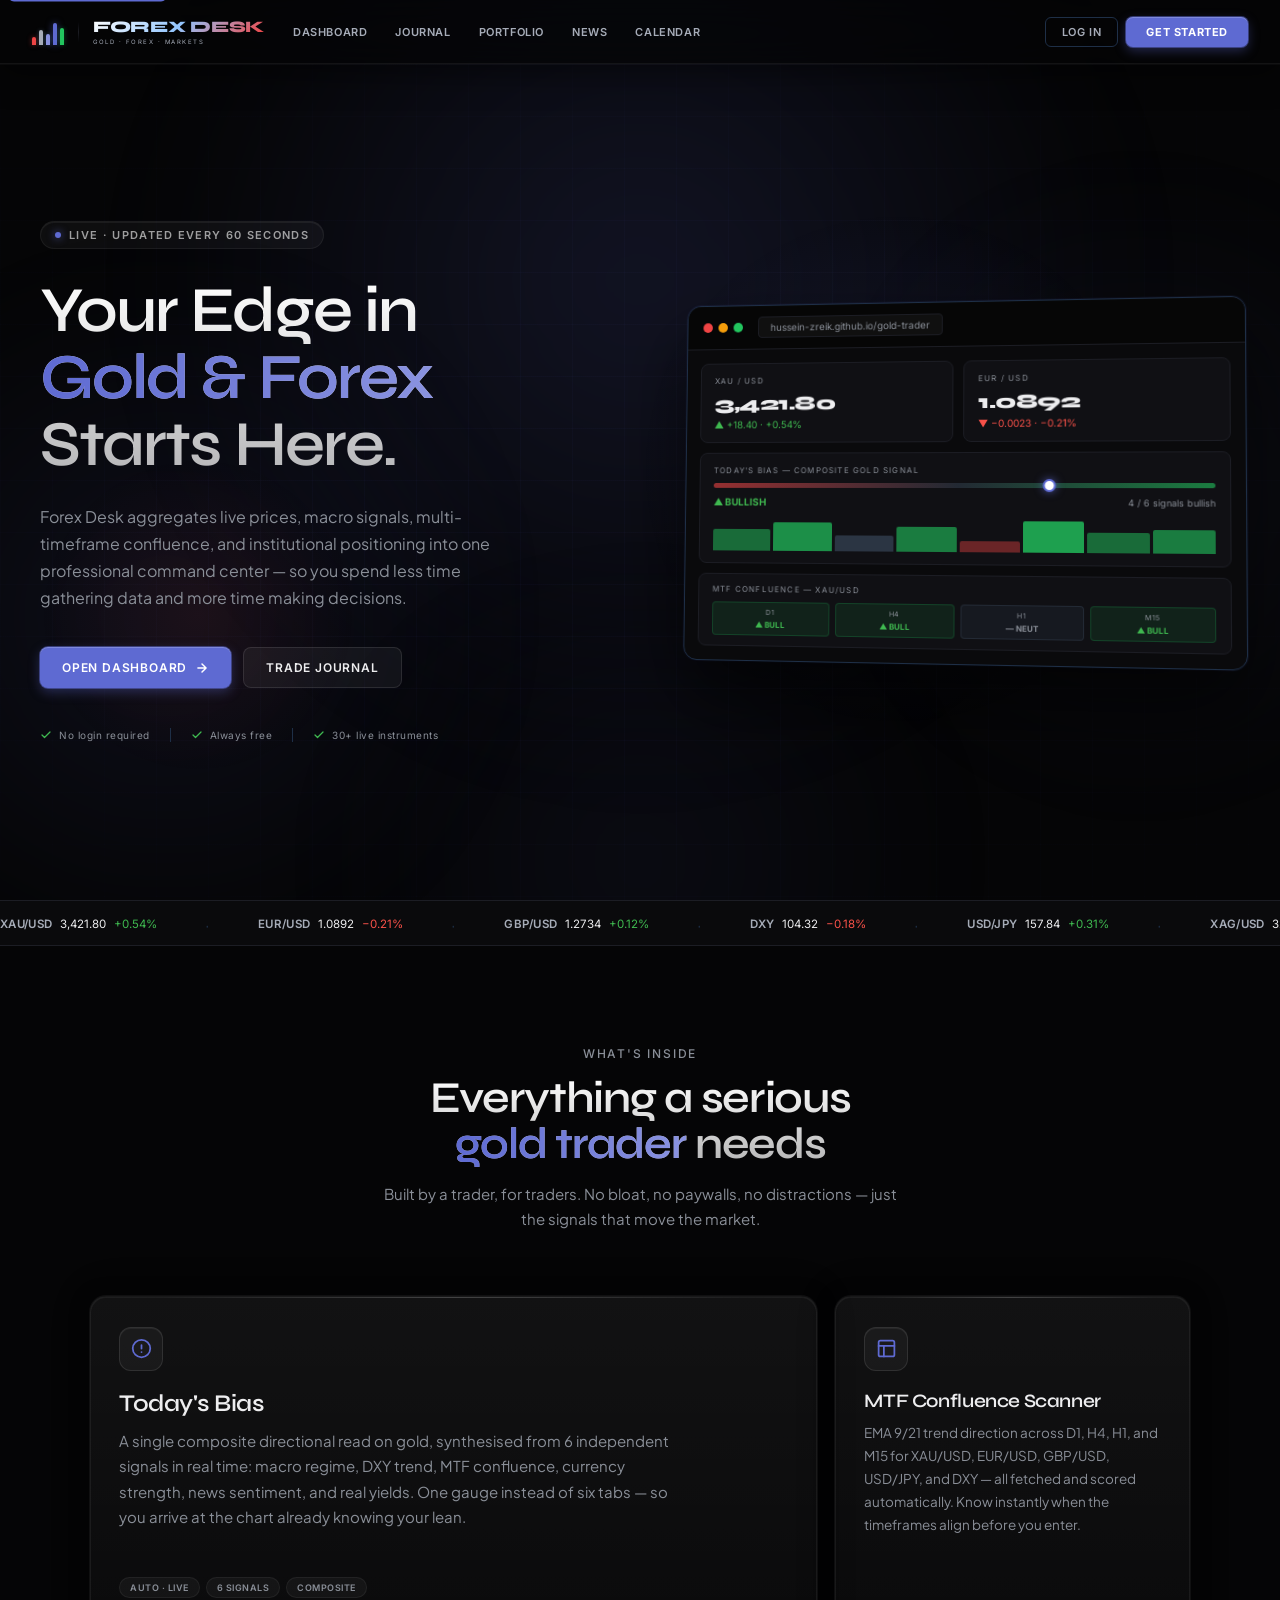
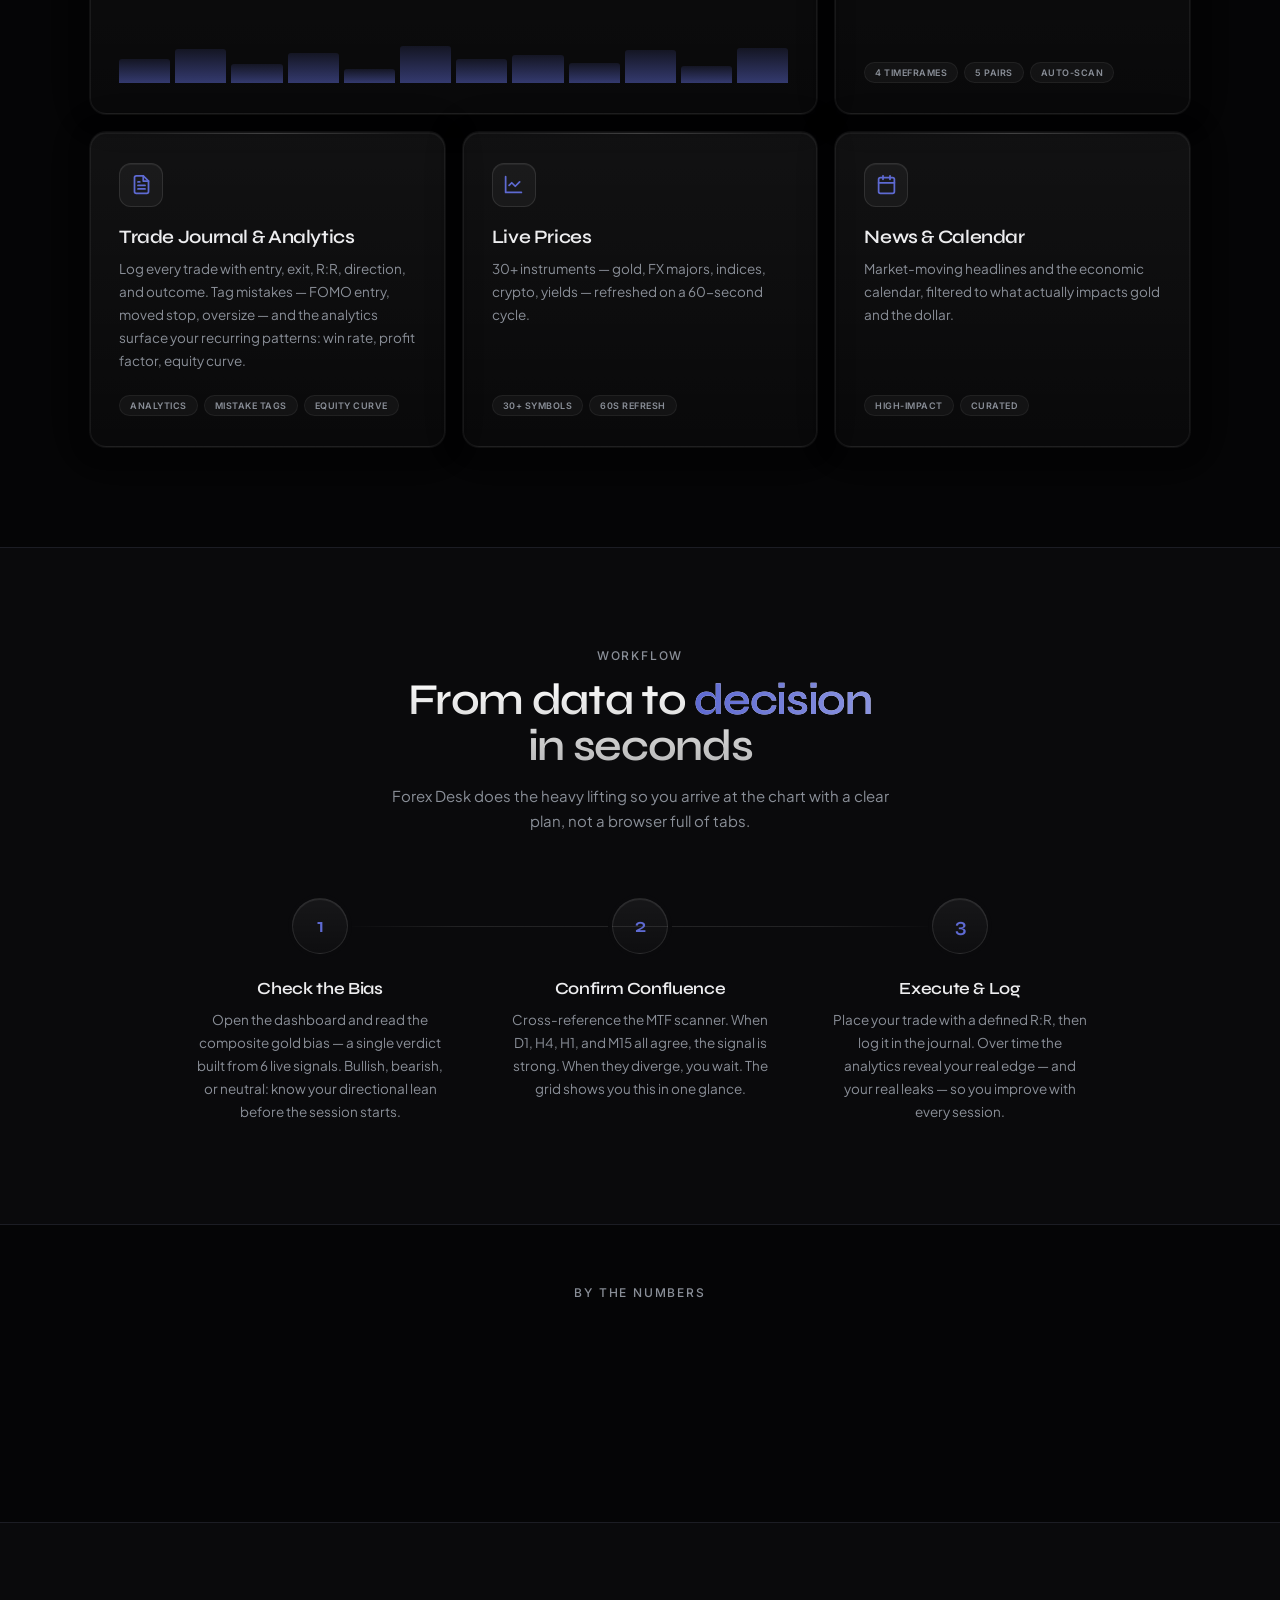
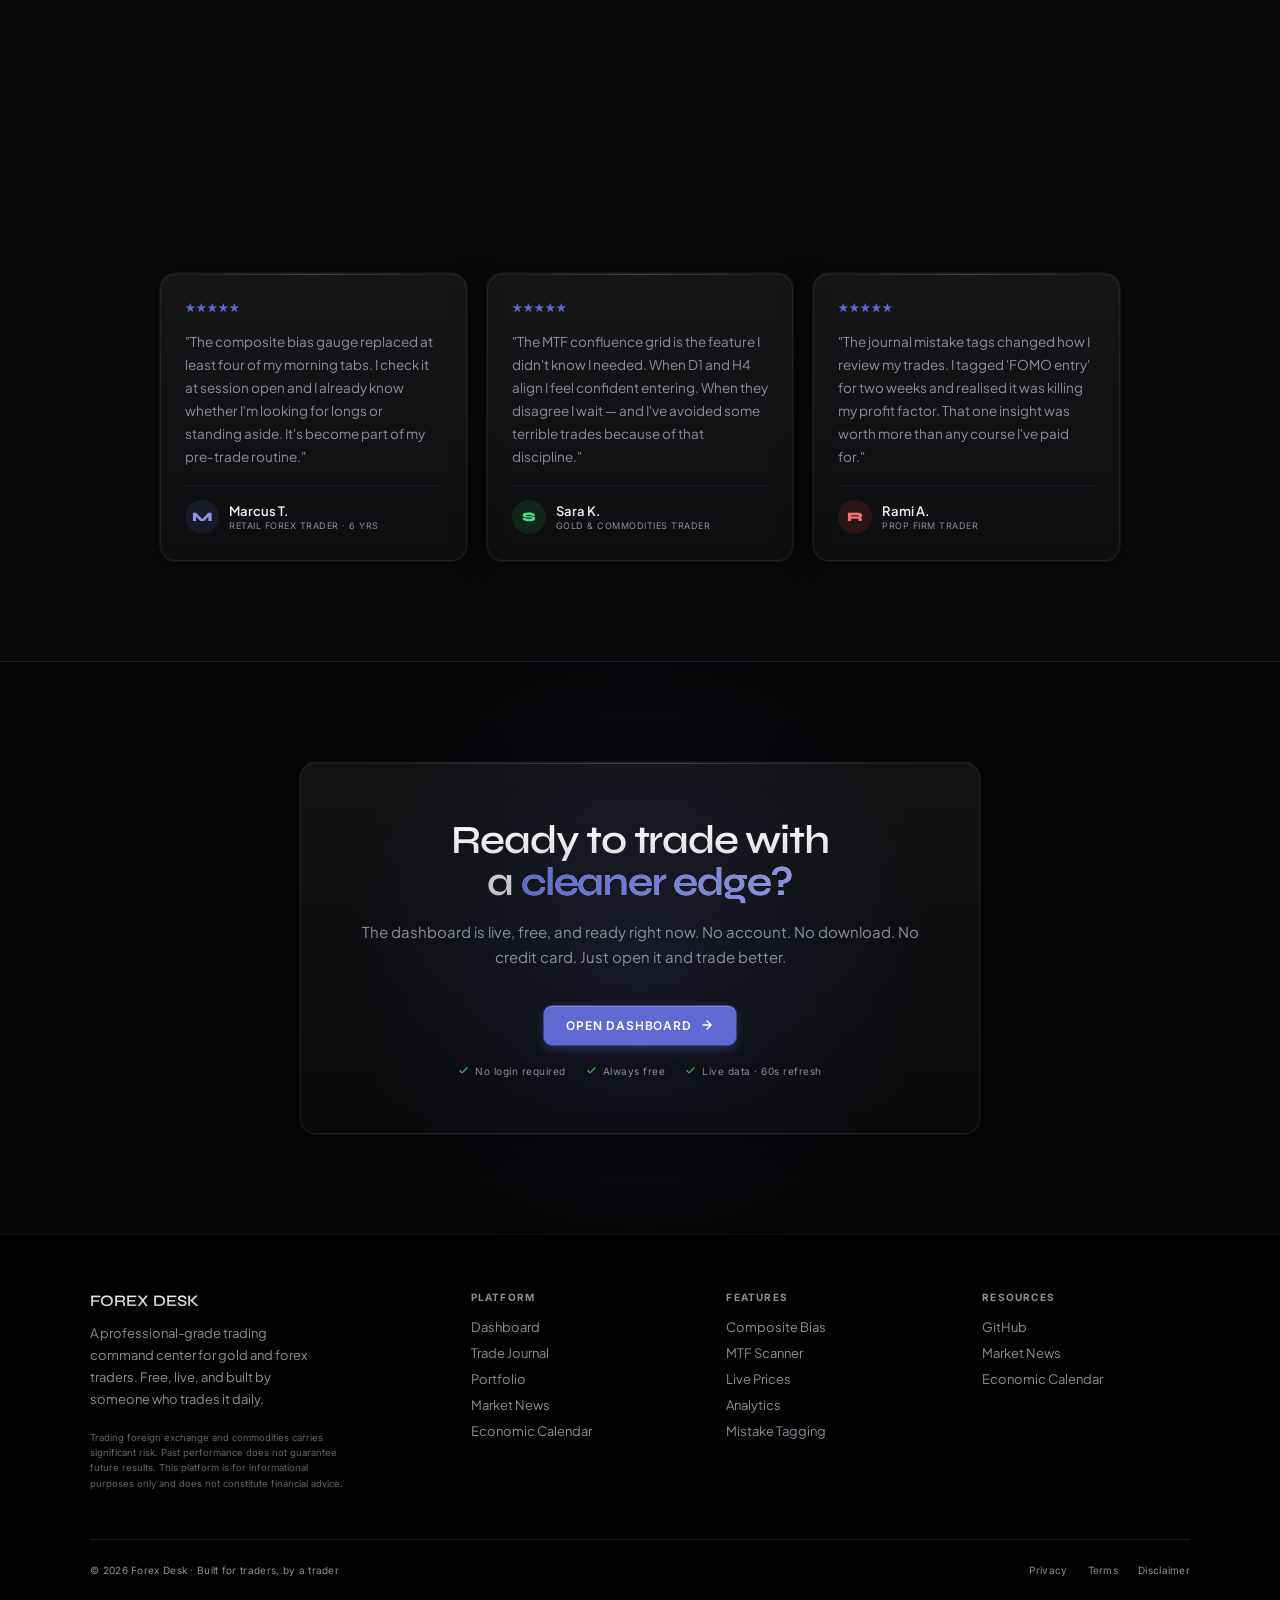
<file: index.html>
<!DOCTYPE html>
<html lang="en">
<head>
<meta charset="UTF-8">
<meta name="viewport" content="width=device-width, initial-scale=1.0">
<title>Forex Desk — Professional Gold & Forex Trading Command Center</title>
<meta name="description" content="Live gold and forex trading dashboard with composite bias signals, multi-timeframe confluence, trade journal analytics, and real-time market intelligence.">
<meta property="og:type"        content="website">
<meta property="og:title"       content="Forex Desk — Professional Gold & Forex Trading Platform">
<meta property="og:description" content="The professional gold & forex trading command center. Live prices, trade journal, portfolio tracker, economic calendar and market news — all in one dashboard.">
<meta property="og:url"         content="https://hussein-zreik.github.io/gold-trader/index.html">
<meta property="og:image"       content="https://hussein-zreik.github.io/gold-trader/og-image.svg">
<meta name="twitter:card"       content="summary_large_image">
<meta name="twitter:title"      content="Forex Desk — Professional Gold & Forex Trading Platform">
<meta name="twitter:description" content="The professional gold & forex trading command center. Live prices, trade journal, portfolio tracker, economic calendar and market news — all in one dashboard.">
<meta name="twitter:image"      content="https://hussein-zreik.github.io/gold-trader/og-image.svg">
<link rel="canonical"           href="https://hussein-zreik.github.io/gold-trader/index.html">
<meta name="theme-color" content="#050506">
<link rel="icon" href="favicon.svg?v=5">
<link rel="apple-touch-icon" href="icon-192.png">
<link rel="manifest" href="manifest.json">
<script type="application/ld+json">{"@context":"https://schema.org","@type":"WebApplication","name":"Forex Desk","url":"https://hussein-zreik.github.io/gold-trader/","description":"Professional gold & forex trading command center with live prices, trade journal, portfolio tracker, economic calendar, and smart money analysis.","applicationCategory":"FinanceApplication","operatingSystem":"Any","offers":{"@type":"Offer","price":"0","priceCurrency":"USD"}}</script>
<link rel="preconnect" href="https://fonts.googleapis.com">
<link rel="preconnect" href="https://fonts.gstatic.com" crossorigin>
<link rel="preload" as="style" href="https://fonts.googleapis.com/css2?family=Plus+Jakarta+Sans:wght@400;500;600;700;800&family=Inter:wght@300;400;500;600&family=Syne:wght@700;800;900&display=swap">
<link rel="stylesheet" href="https://fonts.googleapis.com/css2?family=Plus+Jakarta+Sans:wght@400;500;600;700;800&family=Inter:wght@300;400;500;600&family=Syne:wght@700;800;900&display=swap" media="print" onload="this.media='all'">
<noscript><link rel="stylesheet" href="https://fonts.googleapis.com/css2?family=Plus+Jakarta+Sans:wght@400;500;600;700;800&family=Inter:wght@300;400;500;600&family=Syne:wght@700;800;900&display=swap"></noscript>
<style>
:root {
  --bg:    #050506;
  --bg2:   #070D18;
  --bg3:   #0B1422;
  --card:  #0D1825;
  --border:#162235;
  --border2:#1E2F47;
  --text:  #E8F0FB;
  --muted: #5A7A9E;
  --muted2:#7FA3C8;
  --blue:  #5E6AD2;
  --blue2: #5E6AD2;
  --blue3: #6872D9;
  --red:   #EF4444;
  --green: #22C55E;
  --gold:  #F59E0B;
  --sans:  'Plus Jakarta Sans', 'Inter', system-ui, sans-serif;
  --mono:  'Inter', monospace;
  --display: Syne, 'Plus Jakarta Sans', sans-serif;
}

* { margin: 0; padding: 0; box-sizing: border-box; }

html { scroll-behavior: smooth; }

body {
  font-family: var(--sans);
  background: var(--bg);
  color: var(--text);
  min-height: 100vh;
  overflow-x: hidden;
}

/* ── HEADER ── */
.site-header {
  position: sticky;
  top: 0;
  z-index: 100;
  background: rgba(5,5,6,0.88);
  backdrop-filter: blur(20px);
  -webkit-backdrop-filter: blur(20px);
  border-bottom: 1px solid var(--border);
  padding: 0 32px;
  height: 64px;
  display: flex;
  align-items: center;
  gap: 16px;
}

.logo {
  display: flex;
  align-items: center;
  gap: 10px;
  text-decoration: none;
  flex-shrink: 0;
}

.logo-bars {
  display: flex;
  align-items: flex-end;
  gap: 3px;
  height: 26px;
}

.logo-bar {
  border-radius: 2px 2px 0 0;
  transform-origin: bottom;
}
.lb1 { width:4px; height:8px;  background:#ef4444; box-shadow:0 0 5px rgba(239,68,68,.5);  animation: 2.8s ease-in-out infinite breathe1; }
.lb2 { width:4px; height:15px; background:#A6ACB8; box-shadow:0 0 4px rgba(139,175,209,.3); animation: 3.2s ease-in-out .3s infinite breathe2; }
.lb3 { width:4px; height:11px; background:#8A93E0; box-shadow:0 0 5px rgba(96,165,250,.4);  animation: 2.6s ease-in-out .6s infinite breathe3; }
.lb4 { width:4px; height:22px; background:#5E6AD2; box-shadow:0 0 7px rgba(94,106,210,.6);  animation: 3.5s ease-in-out .1s infinite breathe4; }
.lb5 { width:4px; height:17px; background:#22c55e; box-shadow:0 0 5px rgba(34,197,94,.4);   animation: 3.0s ease-in-out .5s infinite breathe5; }

@keyframes breathe1 { 0%,100%{transform:scaleY(1);opacity:.9}  50%{transform:scaleY(1.4);opacity:1} }
@keyframes breathe2 { 0%,100%{transform:scaleY(1);opacity:.85} 50%{transform:scaleY(1.3);opacity:1} }
@keyframes breathe3 { 0%,100%{transform:scaleY(1);opacity:.8}  50%{transform:scaleY(1.5);opacity:1} }
@keyframes breathe4 { 0%,100%{transform:scaleY(1);opacity:1}   50%{transform:scaleY(1.2);opacity:.95} }
@keyframes breathe5 { 0%,100%{transform:scaleY(1);opacity:.9}  50%{transform:scaleY(1.35);opacity:1} }

.logo-divider {
  width: 1px;
  height: 20px;
  background: linear-gradient(180deg, transparent, #1c1d24, transparent);
  margin: 0 4px;
}

.logo-name {
  font-family: var(--display);
  font-size: 16px;
  font-weight: 800;
  letter-spacing: -.3px;
  background: linear-gradient(135deg, #fff 0%, #93c5fd 50%, #ef4444 100%);
  -webkit-background-clip: text;
  -webkit-text-fill-color: transparent;
  background-clip: text;
  line-height: 1;
}

.logo-sub {
  font-size: 6px;
  color: var(--muted2);
  letter-spacing: 1.5px;
  font-family: var(--mono);
  margin-top: 3px;
  text-transform: uppercase;
}

.site-nav {
  display: flex;
  align-items: center;
  gap: 2px;
  flex: 1;
}

.nav-link {
  padding: 7px 13px;
  font-family: var(--mono);
  font-size: 11px;
  font-weight: 600;
  letter-spacing: .6px;
  text-transform: uppercase;
  color: var(--muted2);
  text-decoration: none;
  border-radius: 6px;
  transition: color .2s, background .2s;
  cursor: pointer;
  border: none;
  background: none;
  white-space: nowrap;
}

.nav-link:hover { color: var(--text); background: rgba(94,106,210,.07); }
.nav-link.active { color: var(--blue); }

.header-actions {
  display: flex;
  align-items: center;
  gap: 8px;
  flex-shrink: 0;
  margin-left: auto;
}

.nav-login {
  padding: 7px 16px;
  font-family: var(--mono);
  font-size: 11px;
  font-weight: 600;
  letter-spacing: .6px;
  text-transform: uppercase;
  color: var(--muted2);
  text-decoration: none;
  border-radius: 6px;
  border: 1px solid var(--border2);
  transition: color .2s, border-color .2s;
}
.nav-login:hover { color: var(--text); border-color: var(--muted); }

.nav-cta {
  padding: 8px 20px;
  background: var(--blue2);
  color: #fff;
  font-family: var(--mono);
  font-size: 11px;
  font-weight: 700;
  letter-spacing: .6px;
  text-transform: uppercase;
  text-decoration: none;
  border-radius: 7px;
  border: none;
  cursor: pointer;
  transition: background .2s, box-shadow .2s;
  box-shadow: 0 0 0 0 rgba(94,106,210,0);
}
.nav-cta:hover { background: var(--blue3); box-shadow: 0 4px 16px rgba(94,106,210,.35); }

.mobile-menu-btn {
  display: none;
  background: none;
  border: none;
  color: var(--muted2);
  font-size: 20px;
  cursor: pointer;
  margin-left: auto;
  padding: 4px 8px;
}

/* ── HERO ── */
.hero {
  min-height: calc(100vh - 64px);
  display: flex;
  align-items: center;
  position: relative;
  overflow: hidden;
  padding: 80px 32px;
}

.hero::before {
  content: '';
  position: absolute;
  inset: 0;
  background-image:
    linear-gradient(rgba(94,106,210,.035) 1px, transparent 1px),
    linear-gradient(90deg, rgba(94,106,210,.035) 1px, transparent 1px);
  background-size: 52px 52px;
  mask-image: radial-gradient(ellipse 80% 80% at 50% 50%, black 30%, transparent 100%);
}

.hero-glow-blue {
  position: absolute;
  top: 15%;
  right: 8%;
  width: 560px;
  height: 560px;
  background: radial-gradient(circle, rgba(94,106,210,.1) 0%, transparent 65%);
  pointer-events: none;
}

.hero-glow-red {
  position: absolute;
  bottom: 15%;
  left: 3%;
  width: 320px;
  height: 320px;
  background: radial-gradient(circle, rgba(239,68,68,.07) 0%, transparent 70%);
  pointer-events: none;
}

.hero-inner {
  position: relative;
  z-index: 1;
  max-width: 1200px;
  margin: 0 auto;
  width: 100%;
  display: grid;
  grid-template-columns: 1fr 1fr;
  gap: 72px;
  align-items: center;
}

.hero-badge {
  display: inline-flex;
  align-items: center;
  gap: 8px;
  font-family: var(--mono);
  font-size: 10px;
  font-weight: 600;
  letter-spacing: 1.8px;
  text-transform: uppercase;
  color: var(--blue);
  background: rgba(94,106,210,.07);
  border: 1px solid rgba(94,106,210,.18);
  padding: 6px 14px;
  border-radius: 20px;
  margin-bottom: 28px;
}

.hero-badge-dot { width:6px; height:6px; background:var(--green); border-radius:50%; animation:1.6s ease-in-out infinite livepulse; }
@keyframes livepulse { 0%,100%{opacity:1;transform:scale(1)} 50%{opacity:.4;transform:scale(.75)} }

.hero-title {
  font-family: var(--display);
  font-size: clamp(38px, 5.2vw, 64px);
  font-weight: 900;
  line-height: 1.03;
  letter-spacing: -2px;
  margin-bottom: 24px;
  color: var(--text);
}

.hl-blue {
  background: linear-gradient(135deg, #8A93E0 0%, #5E6AD2 100%);
  -webkit-background-clip: text;
  -webkit-text-fill-color: transparent;
  background-clip: text;
}

.hl-red {
  background: linear-gradient(135deg, #f87171 0%, #ef4444 100%);
  -webkit-background-clip: text;
  -webkit-text-fill-color: transparent;
  background-clip: text;
}

.hero-desc {
  font-size: 16px;
  color: var(--muted2);
  line-height: 1.75;
  margin-bottom: 36px;
  max-width: 460px;
}

.hero-actions {
  display: flex;
  gap: 12px;
  flex-wrap: wrap;
  margin-bottom: 40px;
}

.btn-primary {
  padding: 13px 30px;
  background: var(--blue2);
  color: #fff;
  font-family: var(--mono);
  font-size: 12px;
  font-weight: 700;
  letter-spacing: .8px;
  text-transform: uppercase;
  text-decoration: none;
  border-radius: 8px;
  border: none;
  cursor: pointer;
  transition: background .2s, transform .15s, box-shadow .2s;
  box-shadow: 0 4px 20px rgba(94,106,210,.3);
  display: inline-flex;
  align-items: center;
  gap: 8px;
}
.btn-primary:hover { background: var(--blue3); transform: translateY(-2px); box-shadow: 0 8px 32px rgba(94,106,210,.45); }

.btn-secondary {
  padding: 13px 30px;
  background: transparent;
  color: var(--muted2);
  font-family: var(--mono);
  font-size: 12px;
  font-weight: 600;
  letter-spacing: .8px;
  text-transform: uppercase;
  text-decoration: none;
  border-radius: 8px;
  border: 1px solid var(--border2);
  cursor: pointer;
  transition: color .2s, border-color .2s, transform .15s;
}
.btn-secondary:hover { color: var(--text); border-color: var(--muted); transform: translateY(-2px); }

.hero-trust {
  display: flex;
  align-items: center;
  gap: 20px;
  flex-wrap: wrap;
}

.hero-trust-item {
  display: flex;
  align-items: center;
  gap: 7px;
  font-family: var(--mono);
  font-size: 10px;
  color: var(--muted);
  letter-spacing: .5px;
}

.hero-trust-item svg { color: var(--green); flex-shrink: 0; }

.trust-divider { width: 1px; height: 14px; background: var(--border2); }

/* hero dashboard preview */
.hero-visual { position: relative; }

.dashboard-preview {
  background: var(--bg2);
  border: 1px solid var(--border2);
  border-radius: 14px;
  overflow: hidden;
  box-shadow:
    0 40px 80px rgba(0,0,0,.7),
    0 0 0 1px rgba(94,106,210,.08),
    inset 0 1px 0 rgba(255,255,255,.04);
  transform: perspective(1000px) rotateY(-6deg) rotateX(2deg);
  transition: transform .4s ease;
}
.dashboard-preview:hover { transform: perspective(1000px) rotateY(-2deg) rotateX(1deg); }

.dp-header {
  background: rgba(5,5,6,.8);
  padding: 11px 16px;
  display: flex;
  align-items: center;
  gap: 8px;
  border-bottom: 1px solid var(--border);
}

.dp-dots { display: flex; gap: 6px; }
.dp-dot { width:10px; height:10px; border-radius:50%; }
.dp-dot.r { background:#ef4444; }
.dp-dot.y { background:#f59e0b; }
.dp-dot.g { background:#22c55e; }

.dp-url {
  margin-left: 8px;
  font-family: var(--mono);
  font-size: 10px;
  color: var(--muted);
  background: rgba(255,255,255,.04);
  padding: 4px 12px;
  border-radius: 4px;
  border: 1px solid var(--border);
}

.dp-body {
  padding: 14px;
  display: grid;
  grid-template-columns: 1fr 1fr;
  gap: 10px;
}

.dp-widget {
  background: var(--bg3);
  border: 1px solid var(--border);
  border-radius: 8px;
  padding: 12px 14px;
}

.dp-widget-label {
  font-family: var(--mono);
  font-size: 8px;
  color: var(--muted);
  letter-spacing: 1.2px;
  text-transform: uppercase;
  margin-bottom: 6px;
}

.dp-price {
  font-family: var(--display);
  font-size: 20px;
  font-weight: 800;
  color: var(--text);
  letter-spacing: -.5px;
}

.dp-change {
  font-family: var(--mono);
  font-size: 10px;
  margin-top: 3px;
}
.dp-change.up { color: var(--green); }
.dp-change.dn { color: var(--red); }

.dp-bias {
  grid-column: 1/-1;
  background: var(--bg3);
  border: 1px solid var(--border);
  border-radius: 8px;
  padding: 12px 14px;
}

.dp-bias-label {
  font-family: var(--mono);
  font-size: 8px;
  color: var(--muted);
  letter-spacing: 1.2px;
  text-transform: uppercase;
  margin-bottom: 8px;
}

.dp-bias-bar {
  height: 5px;
  background: linear-gradient(90deg, rgba(239,68,68,.6), rgba(107,140,174,.2) 50%, rgba(34,197,94,.6));
  border-radius: 3px;
  position: relative;
  margin-bottom: 8px;
}

.dp-bias-needle {
  position: absolute;
  top: -4px;
  width: 13px;
  height: 13px;
  background: #fff;
  border-radius: 50%;
  border: 2px solid var(--blue);
  transform: translateX(-50%);
  left: 68%;
  box-shadow: 0 0 8px rgba(94,106,210,.7);
}

.dp-bias-row {
  display: flex;
  justify-content: space-between;
  align-items: center;
}

.dp-bias-verdict {
  font-family: var(--mono);
  font-size: 10px;
  font-weight: 700;
  color: var(--green);
}

.dp-bias-score {
  font-family: var(--mono);
  font-size: 9px;
  color: var(--muted);
}

.dp-mini-bars {
  display: flex;
  align-items: flex-end;
  gap: 3px;
  height: 36px;
  margin-top: 8px;
}

.dp-mini-bar {
  flex: 1;
  border-radius: 2px 2px 0 0;
  min-height: 4px;
}

/* confluence row */
.dp-conf {
  grid-column: 1/-1;
  background: var(--bg3);
  border: 1px solid var(--border);
  border-radius: 8px;
  padding: 10px 14px;
}

.dp-conf-label {
  font-family: var(--mono);
  font-size: 8px;
  color: var(--muted);
  letter-spacing: 1.2px;
  text-transform: uppercase;
  margin-bottom: 8px;
}

.dp-conf-grid {
  display: grid;
  grid-template-columns: repeat(4, 1fr);
  gap: 6px;
}

.dp-conf-cell {
  border-radius: 4px;
  padding: 5px 6px;
  text-align: center;
}

.dp-conf-tf {
  font-family: var(--mono);
  font-size: 7px;
  color: var(--muted);
  letter-spacing: .5px;
  margin-bottom: 3px;
}

.dp-conf-dir {
  font-family: var(--mono);
  font-size: 8px;
  font-weight: 700;
}

.dp-conf-cell.bull { background: rgba(34,197,94,.1); border: 1px solid rgba(34,197,94,.2); }
.dp-conf-cell.bull .dp-conf-dir { color: var(--green); }
.dp-conf-cell.bear { background: rgba(239,68,68,.1); border: 1px solid rgba(239,68,68,.2); }
.dp-conf-cell.bear .dp-conf-dir { color: var(--red); }
.dp-conf-cell.neut { background: rgba(107,140,174,.08); border: 1px solid rgba(107,140,174,.15); }
.dp-conf-cell.neut .dp-conf-dir { color: var(--muted); }

/* ── TICKER STRIP ── */
.ticker-strip {
  background: var(--bg2);
  border-top: 1px solid var(--border);
  border-bottom: 1px solid var(--border);
  padding: 10px 0;
  overflow: hidden;
  white-space: nowrap;
}

.ticker-inner {
  display: inline-flex;
  gap: 48px;
  animation: 32s linear infinite ticker-scroll;
}

.ticker-inner:hover { animation-play-state: paused; }

@keyframes ticker-scroll {
  from { transform: translateX(0); }
  to   { transform: translateX(-50%); }
}

.tick-item {
  display: inline-flex;
  align-items: center;
  gap: 8px;
  font-family: var(--mono);
  font-size: 11.5px;
}

.tick-sep { color: var(--border2); }
.tick-sym { color: var(--muted2); font-weight: 600; letter-spacing: .3px; }
.tick-price { color: var(--text); }
.tick-chg.up { color: var(--green); }
.tick-chg.dn { color: var(--red); }

/* ── SECTION SHARED ── */
.section-label {
  font-family: var(--mono);
  font-size: 10px;
  font-weight: 600;
  letter-spacing: 2px;
  text-transform: uppercase;
  color: var(--blue);
  margin-bottom: 14px;
  text-align: center;
}

.section-title {
  font-family: var(--display);
  font-size: clamp(28px, 4vw, 44px);
  font-weight: 900;
  letter-spacing: -1.2px;
  text-align: center;
  color: var(--text);
  margin-bottom: 14px;
  line-height: 1.08;
}

.section-desc {
  font-size: 15px;
  color: var(--muted2);
  text-align: center;
  max-width: 520px;
  margin: 0 auto 64px;
  line-height: 1.75;
}

/* ── FEATURES ── */
.features {
  padding: 100px 32px;
  background: var(--bg);
  position: relative;
}

.features-grid {
  max-width: 1100px;
  margin: 0 auto;
  display: grid;
  grid-template-columns: repeat(3, 1fr);
  gap: 22px;
}

.feature-card {
  background: var(--card);
  border: 1px solid var(--border);
  border-radius: 16px;
  padding: 32px 28px;
  transition: border-color .25s, transform .25s, box-shadow .25s;
  position: relative;
  overflow: hidden;
}

.feature-card::after {
  content: '';
  position: absolute;
  top: 0; left: 0; right: 0;
  height: 1px;
  opacity: 0;
  transition: opacity .25s;
}

.feature-card.blue::after  { background: linear-gradient(90deg, transparent, var(--blue), transparent); }
.feature-card.green::after { background: linear-gradient(90deg, transparent, var(--green), transparent); }
.feature-card.red::after   { background: linear-gradient(90deg, transparent, var(--red), transparent); }

.feature-card:hover {
  border-color: var(--border2);
  transform: translateY(-5px);
  box-shadow: 0 20px 48px rgba(0,0,0,.45);
}

.feature-card:hover::after { opacity: 1; }

.feature-icon {
  width: 46px;
  height: 46px;
  border-radius: 11px;
  display: flex;
  align-items: center;
  justify-content: center;
  margin-bottom: 20px;
  flex-shrink: 0;
}

.feature-icon.blue  { background: rgba(94,106,210,.1);  border: 1px solid rgba(94,106,210,.18); }
.feature-icon.green { background: rgba(34,197,94,.1);   border: 1px solid rgba(34,197,94,.18); }
.feature-icon.red   { background: rgba(239,68,68,.1);   border: 1px solid rgba(239,68,68,.18); }
.feature-icon svg { width: 21px; height: 21px; }

.feature-name {
  font-family: var(--display);
  font-size: 18px;
  font-weight: 800;
  color: var(--text);
  margin-bottom: 10px;
  letter-spacing: -.4px;
}

.feature-desc {
  font-size: 13.5px;
  color: var(--muted2);
  line-height: 1.72;
  margin-bottom: 22px;
}

.feature-tags {
  display: flex;
  flex-wrap: wrap;
  gap: 6px;
}

.ftag {
  font-family: var(--mono);
  font-size: 9px;
  font-weight: 600;
  letter-spacing: .5px;
  padding: 4px 10px;
  border-radius: 12px;
  text-transform: uppercase;
}

.ftag.blue  { background:rgba(94,106,210,.09);  color: #8A93E0; border: 1px solid rgba(94,106,210,.15); }
.ftag.green { background:rgba(34,197,94,.09);   color: #4ade80; border: 1px solid rgba(34,197,94,.15); }
.ftag.red   { background:rgba(239,68,68,.09);   color: #f87171; border: 1px solid rgba(239,68,68,.15); }

/* ── HOW IT WORKS ── */
.how-it-works {
  padding: 100px 32px;
  background: var(--bg2);
  border-top: 1px solid var(--border);
  border-bottom: 1px solid var(--border);
}

.steps-grid {
  max-width: 960px;
  margin: 0 auto;
  display: grid;
  grid-template-columns: repeat(3, 1fr);
  gap: 0;
  position: relative;
}

.steps-grid::before {
  content: '';
  position: absolute;
  top: 28px;
  left: calc(16.66% + 23px);
  right: calc(16.66% + 23px);
  height: 1px;
  background: linear-gradient(90deg, transparent, var(--border2) 20%, var(--border2) 80%, transparent);
}

.step {
  text-align: center;
  padding: 0 32px;
  position: relative;
}

.step-num {
  width: 56px;
  height: 56px;
  border-radius: 50%;
  background: var(--bg3);
  border: 1px solid var(--border2);
  display: flex;
  align-items: center;
  justify-content: center;
  font-family: var(--display);
  font-size: 20px;
  font-weight: 900;
  color: var(--blue);
  margin: 0 auto 24px;
  position: relative;
  z-index: 1;
  box-shadow: 0 0 0 4px var(--bg2);
}

.step-title {
  font-family: var(--display);
  font-size: 17px;
  font-weight: 800;
  color: var(--text);
  margin-bottom: 10px;
  letter-spacing: -.3px;
}

.step-desc {
  font-size: 13.5px;
  color: var(--muted2);
  line-height: 1.7;
}

/* ── STATS BAR ── */
.stats-bar {
  padding: 60px 32px;
  background: var(--bg);
}

.stats-inner {
  max-width: 960px;
  margin: 0 auto;
  display: grid;
  grid-template-columns: repeat(4, 1fr);
  gap: 24px;
}

.stat-card {
  background: var(--card);
  border: 1px solid var(--border);
  border-radius: 14px;
  padding: 28px 24px;
  text-align: center;
  transition: border-color .2s;
}

.stat-card:hover { border-color: var(--border2); }

.stat-num {
  font-family: var(--display);
  font-size: 38px;
  font-weight: 900;
  letter-spacing: -1.5px;
  background: linear-gradient(135deg, #93c5fd, #5E6AD2);
  -webkit-background-clip: text;
  -webkit-text-fill-color: transparent;
  background-clip: text;
  margin-bottom: 6px;
  line-height: 1;
}

.stat-label {
  font-family: var(--mono);
  font-size: 10px;
  color: var(--muted);
  letter-spacing: .8px;
  text-transform: uppercase;
}

/* ── SOCIAL PROOF ── */
.testimonials {
  padding: 100px 32px;
  background: var(--bg2);
  border-top: 1px solid var(--border);
  border-bottom: 1px solid var(--border);
}

.testimonials-grid {
  max-width: 960px;
  margin: 0 auto;
  display: grid;
  grid-template-columns: repeat(3, 1fr);
  gap: 20px;
}

.testimonial-card {
  background: var(--card);
  border: 1px solid var(--border);
  border-radius: 14px;
  padding: 26px 24px;
  display: flex;
  flex-direction: column;
  gap: 16px;
  transition: border-color .2s, transform .2s;
}

.testimonial-card:hover { border-color: var(--border2); transform: translateY(-3px); }

.testimonial-stars {
  display: flex;
  gap: 3px;
  color: var(--gold);
  font-size: 12px;
}

.testimonial-text {
  font-size: 13.5px;
  color: var(--muted2);
  line-height: 1.7;
  flex: 1;
}

.testimonial-author {
  display: flex;
  align-items: center;
  gap: 10px;
  padding-top: 14px;
  border-top: 1px solid var(--border);
}

.testimonial-avatar {
  width: 34px;
  height: 34px;
  border-radius: 50%;
  display: flex;
  align-items: center;
  justify-content: center;
  font-family: var(--display);
  font-size: 13px;
  font-weight: 800;
  flex-shrink: 0;
}

.testimonial-name {
  font-family: var(--sans);
  font-size: 13px;
  font-weight: 600;
  color: var(--text);
}

.testimonial-role {
  font-family: var(--mono);
  font-size: 9px;
  color: var(--muted);
  letter-spacing: .5px;
  text-transform: uppercase;
  margin-top: 1px;
}

/* ── CTA BAND ── */
.cta-band {
  padding: 100px 32px;
  position: relative;
  overflow: hidden;
}

.cta-band::before {
  content: '';
  position: absolute;
  top: 50%; left: 50%;
  width: 700px; height: 700px;
  background: radial-gradient(circle, rgba(94,106,210,.09) 0%, transparent 65%);
  transform: translate(-50%,-50%);
  pointer-events: none;
}

.cta-card {
  max-width: 680px;
  margin: 0 auto;
  background: var(--card);
  border: 1px solid var(--border2);
  border-radius: 20px;
  padding: 56px 48px;
  text-align: center;
  position: relative;
  overflow: hidden;
  box-shadow: 0 0 0 1px rgba(94,106,210,.05), 0 32px 64px rgba(0,0,0,.4);
}

.cta-card::before {
  content: '';
  position: absolute;
  top: 0; left: 0; right: 0;
  height: 1px;
  background: linear-gradient(90deg, transparent, rgba(94,106,210,.4), transparent);
}

.cta-card h2 {
  font-family: var(--display);
  font-size: clamp(26px, 4vw, 40px);
  font-weight: 900;
  letter-spacing: -1.2px;
  color: var(--text);
  margin-bottom: 16px;
  line-height: 1.08;
}

.cta-card p {
  font-size: 15px;
  color: var(--muted2);
  margin-bottom: 36px;
  line-height: 1.7;
}

.cta-meta {
  margin-top: 20px;
  display: flex;
  align-items: center;
  justify-content: center;
  gap: 20px;
  flex-wrap: wrap;
}

.cta-meta-item {
  display: flex;
  align-items: center;
  gap: 6px;
  font-family: var(--mono);
  font-size: 10px;
  color: var(--muted);
  letter-spacing: .5px;
}

.cta-meta-item svg { color: var(--green); }

/* ── FOOTER ── */
.site-footer {
  border-top: 1px solid var(--border);
  padding: 56px 32px 32px;
  background: var(--bg2);
}

.footer-main {
  max-width: 1100px;
  margin: 0 auto;
  display: grid;
  grid-template-columns: 1.6fr 1fr 1fr 1fr;
  gap: 48px;
  margin-bottom: 48px;
}

.footer-brand-col {}

.footer-logo-name {
  font-family: var(--display);
  font-size: 16px;
  font-weight: 800;
  background: linear-gradient(135deg, #fff 0%, #93c5fd 50%, #ef4444 100%);
  -webkit-background-clip: text;
  -webkit-text-fill-color: transparent;
  background-clip: text;
  margin-bottom: 12px;
}

.footer-brand-desc {
  font-size: 13px;
  color: var(--muted);
  line-height: 1.7;
  margin-bottom: 20px;
  max-width: 240px;
}

.footer-disclaimer {
  font-family: var(--mono);
  font-size: 9.5px;
  color: var(--muted);
  line-height: 1.6;
  max-width: 260px;
  opacity: .7;
}

.footer-col-title {
  font-family: var(--mono);
  font-size: 10px;
  font-weight: 700;
  letter-spacing: 1.2px;
  text-transform: uppercase;
  color: var(--muted2);
  margin-bottom: 16px;
}

.footer-col-links {
  display: flex;
  flex-direction: column;
  gap: 10px;
}

.footer-col-links a {
  font-size: 13px;
  color: var(--muted);
  text-decoration: none;
  transition: color .2s;
}

.footer-col-links a:hover { color: var(--text); }

.footer-bottom {
  max-width: 1100px;
  margin: 0 auto;
  display: flex;
  align-items: center;
  justify-content: space-between;
  gap: 16px;
  padding-top: 24px;
  border-top: 1px solid var(--border);
  flex-wrap: wrap;
}

.footer-copy {
  font-family: var(--mono);
  font-size: 10px;
  color: var(--muted);
  letter-spacing: .3px;
}

.footer-bottom-links {
  display: flex;
  gap: 20px;
}

.footer-bottom-links a {
  font-family: var(--mono);
  font-size: 10px;
  color: var(--muted);
  text-decoration: none;
  letter-spacing: .3px;
  transition: color .2s;
}

.footer-bottom-links a:hover { color: var(--muted2); }

/* ── MOBILE NAV ── */
.mobile-nav {
  display: none;
  position: fixed;
  top: 64px;
  left: 0;
  right: 0;
  background: rgba(5,5,6,0.98);
  backdrop-filter: blur(20px);
  border-bottom: 1px solid var(--border);
  padding: 12px;
  z-index: 99;
  flex-direction: column;
  gap: 4px;
}

.mobile-nav.open { display: flex; }
.mobile-nav .nav-link { padding: 12px 16px; display: block; }
.mobile-nav .nav-cta { margin-top: 8px; text-align: center; display: block; padding: 13px; }

@media (max-width: 960px) {
  .site-nav { display: none; }
  .header-actions { display: none; }
  .mobile-menu-btn { display: block; }
  .site-header { padding: 0 16px; }

  .hero { padding: 40px 16px 48px; min-height: auto; }
  .hero-inner { grid-template-columns: 1fr; gap: 32px; }
  .hero-visual { display: none; }
  .hero-title { font-size: 34px; letter-spacing: -1.2px; }
  .hero-desc { font-size: 14px; margin-bottom: 24px; }
  .hero-actions { flex-direction: column; gap: 10px; }
  .hero-actions .btn-primary,
  .hero-actions .btn-secondary { width: 100%; text-align: center; padding: 14px; }
  .hero-trust { gap: 12px; }

  .features { padding: 56px 16px; }
  .features-grid { grid-template-columns: 1fr; gap: 14px; }
  .feature-card { padding: 22px 18px; }
  .section-title { font-size: 26px; }
  .section-desc { font-size: 13px; margin-bottom: 36px; }

  .how-it-works { padding: 56px 16px; }
  .steps-grid { grid-template-columns: 1fr; gap: 32px; }
  .steps-grid::before { display: none; }
  .step { padding: 0 8px; }

  .stats-bar { padding: 40px 16px; }
  .stats-inner { grid-template-columns: repeat(2, 1fr); gap: 14px; }
  .stat-num { font-size: 30px; }

  .testimonials { padding: 56px 16px; }
  .testimonials-grid { grid-template-columns: 1fr; gap: 14px; }

  .cta-band { padding: 56px 16px; }
  .cta-card { padding: 36px 24px; }
  .cta-card h2 { font-size: 26px; }
  .cta-meta { flex-direction: column; gap: 10px; }

  .site-footer { padding: 40px 16px 24px; }
  .footer-main { grid-template-columns: 1fr 1fr; gap: 32px; }
  .footer-brand-col { grid-column: 1/-1; }
  .footer-bottom { flex-direction: column; align-items: flex-start; gap: 12px; }
}

@media (max-width: 540px) {
  .footer-main { grid-template-columns: 1fr; }
}

@media (prefers-reduced-motion: reduce) {
  .lb1,.lb2,.lb3,.lb4,.lb5 { animation: none; }
  .ticker-inner { animation: none; }
  .btn-primary:hover, .btn-secondary:hover { transform: none; }
  .dashboard-preview:hover { transform: none; }
  .feature-card:hover { transform: none; }
  .testimonial-card:hover { transform: none; }
}

/* ── GOLD PRICE LIVE ANIMATION ── */
@keyframes goldPricePulse {
  0%   { opacity: 1; }
  8%   { opacity: .55; }
  16%  { opacity: 1; }
  100% { opacity: 1; }
}

.dp-price.live-gold {
  animation: goldPricePulse 4.5s ease-in-out infinite;
  position: relative;
}

/* Subtle colour shift to reinforce "live" feel */
@keyframes goldPriceColour {
  0%,45%,100% { color: var(--text); }
  50%          { color: #f59e0b; }
  55%          { color: var(--text); }
}

.dp-price.live-gold {
  animation: goldPricePulse 4.5s ease-in-out infinite,
             goldPriceColour 9s ease-in-out infinite;
}

/* ── LEGAL MODAL ── */
#legalModal {
  background: var(--card);
  border: 1px solid var(--border2);
  border-radius: 16px;
  padding: 0;
  max-width: 540px;
  width: calc(100vw - 32px);
  color: var(--text);
  box-shadow: 0 32px 80px rgba(0,0,0,.75), 0 0 0 1px rgba(94,106,210,.08);
}

#legalModal::backdrop {
  background: rgba(5,5,6,0.80);
  backdrop-filter: blur(6px);
}

.legal-modal-inner {
  padding: 36px 32px 28px;
}

#legalModalTitle {
  font-family: var(--display);
  font-size: 20px;
  font-weight: 800;
  letter-spacing: -.4px;
  color: var(--text);
  margin-bottom: 20px;
  padding-bottom: 14px;
  border-bottom: 1px solid var(--border);
}

.legal-modal-body {
  display: flex;
  flex-direction: column;
  gap: 14px;
  margin-bottom: 24px;
  max-height: 52vh;
  overflow-y: auto;
  padding-right: 4px;
}

.legal-modal-body p {
  font-size: 13px;
  color: var(--muted2);
  line-height: 1.72;
}

.legal-modal-body strong {
  color: var(--text);
  font-family: var(--display);
  font-size: 13px;
  font-weight: 700;
}

.legal-modal-close {
  display: block;
  width: 100%;
  padding: 11px;
  background: var(--blue2);
  color: #fff;
  font-family: var(--mono);
  font-size: 11px;
  font-weight: 700;
  letter-spacing: .6px;
  text-transform: uppercase;
  border: none;
  border-radius: 8px;
  cursor: pointer;
  transition: background .2s;
}

.legal-modal-close:hover { background: var(--blue3); }

@media (max-width: 540px) {
  .legal-modal-inner { padding: 24px 18px 20px; }
}
</style>
<script type="application/ld+json">
{
  "@context": "https://schema.org",
  "@type": "WebApplication",
  "name": "Forex Desk",
  "url": "https://hussein-zreik.github.io/gold-trader/",
  "description": "Professional gold and forex trading command center with live prices, trade journal, portfolio tracker, economic calendar, COT report, and market news.",
  "applicationCategory": "FinanceApplication",
  "operatingSystem": "Web",
  "browserRequirements": "Requires JavaScript",
  "offers": {
    "@type": "Offer",
    "price": "0",
    "priceCurrency": "USD"
  },
  "featureList": [
    "Live gold and forex prices",
    "Trade journal",
    "Portfolio tracker",
    "Economic calendar",
    "Market news",
    "COT report"
  ],
  "screenshot": "https://hussein-zreik.github.io/gold-trader/og-image.svg"
}
</script>
<style>
/* ════ LINEAR / MODERN SKIN ════ */
:root{--bg:#050506!important;--bg2:#0a0a0c!important;--bg3:#101014!important;--bg4:#16161c!important;--border:#1c1d24!important;--border-gold:rgba(94,106,210,0.30)!important;--text:#EDEDEF!important;--muted:#8A8F98!important;--muted2:#A6ACB8!important;--green:#3FB950!important;--red:#F85149!important;--orange:#E0A341!important;--blue:#5E6AD2!important;--blue2:#6872D9!important;--blue3:#5E6AD2!important;--accent-blue:#5E6AD2!important;--btn-blue-bg:#5E6AD2!important;--gold:#5E6AD2!important;--gold-dim:#6872D9!important;--gold-bright:#8A93E0!important;--card:#16161c!important}
html{background:#050506!important}
body{background:transparent!important}
.lx-blob{position:fixed;border-radius:50%;z-index:-1;pointer-events:none;will-change:transform;transform:translateZ(0)}
.lx-blob.b1{top:-220px;left:50%;width:1000px;height:1000px;margin-left:-500px;background:radial-gradient(circle,rgba(94,106,210,.15),transparent 70%);filter:blur(55px);animation:lxf1 9s ease-in-out infinite}
.lx-blob.b2{top:24%;left:-160px;width:650px;height:800px;background:radial-gradient(circle,rgba(94,106,210,.10),transparent 70%);filter:blur(45px);animation:lxf2 11s ease-in-out infinite}
.lx-blob.b3{top:14%;right:-140px;width:560px;height:720px;background:radial-gradient(circle,rgba(94,106,210,.08),transparent 70%);filter:blur(40px);animation:lxf3 10s ease-in-out infinite}
.lx-blob.b4{bottom:-220px;left:50%;width:760px;height:520px;margin-left:-380px;background:radial-gradient(circle,rgba(94,106,210,.07),transparent 70%);filter:blur(50px);animation:lxpulse 8s ease-in-out infinite}
@keyframes lxf1{0%,100%{transform:translateZ(0) translateY(0)}50%{transform:translateZ(0) translateY(-26px)}}
@keyframes lxf2{0%,100%{transform:translateZ(0) translateY(0) rotate(0)}50%{transform:translateZ(0) translateY(-22px) rotate(1deg)}}
@keyframes lxf3{0%,100%{transform:translateZ(0) translateY(0) rotate(0)}50%{transform:translateZ(0) translateY(-30px) rotate(-1deg)}}
@keyframes lxpulse{0%,100%{opacity:.45;transform:translateZ(0) scale(1)}50%{opacity:.7;transform:translateZ(0) scale(1.06)}}
@media(prefers-reduced-motion:reduce){.lx-blob{animation:none!important}}
@media(max-width:780px){.lx-blob.b2,.lx-blob.b3{display:none}}
.lx-spot{position:absolute;inset:0;z-index:-1;opacity:0;transition:opacity .3s;pointer-events:none;background:radial-gradient(200px circle at var(--mx,50%) var(--my,50%),rgba(94,106,210,.07),transparent 60%)}
.feature-card:hover .lx-spot,.stat-card:hover .lx-spot,.testimonial-card:hover .lx-spot,.cta-card:hover .lx-spot{opacity:1}
.feature-card,.stat-card,.testimonial-card,.cta-card{position:relative!important;z-index:0;background:linear-gradient(to bottom,rgba(255,255,255,.055),rgba(255,255,255,.02))!important;border:1px solid rgba(255,255,255,.06)!important;border-radius:16px!important;box-shadow:0 0 0 1px rgba(255,255,255,.05),0 2px 20px rgba(0,0,0,.4),0 0 40px rgba(0,0,0,.2),inset 0 1px 0 rgba(255,255,255,.05)!important;overflow:hidden!important;transition:transform .3s cubic-bezier(.16,1,.3,1),box-shadow .3s cubic-bezier(.16,1,.3,1),border-color .3s!important}
.feature-card:hover,.stat-card:hover,.testimonial-card:hover,.cta-card:hover{border-color:rgba(255,255,255,.10)!important;box-shadow:0 0 0 1px rgba(255,255,255,.10),0 8px 40px rgba(0,0,0,.55),0 0 80px rgba(94,106,210,.12),inset 0 1px 0 rgba(255,255,255,.06)!important}
.feature-card::before,.stat-card::before,.testimonial-card::before,.cta-card::before{content:''!important;position:absolute;top:0;left:10%;right:10%;height:1px;background:linear-gradient(90deg,transparent,rgba(255,255,255,.16),transparent);z-index:3;pointer-events:none}
.site-header{background:rgba(5,5,6,.72)!important;backdrop-filter:blur(22px)!important;-webkit-backdrop-filter:blur(22px)!important;border-bottom:1px solid rgba(255,255,255,.06)!important;box-shadow:0 1px 0 rgba(255,255,255,.03),0 8px 32px rgba(0,0,0,.5)!important}
.nav-link.active{color:#EDEDEF!important;background:rgba(255,255,255,.04)!important;position:relative!important}
.nav-cta,.cta-btn{background:#5E6AD2!important;border:none!important;color:#fff!important;box-shadow:0 0 0 1px rgba(94,106,210,.5),0 4px 12px rgba(94,106,210,.35),inset 0 1px 0 0 rgba(255,255,255,.2)!important}
.nav-cta:hover,.cta-btn:hover{background:#6872D9!important;box-shadow:0 0 0 1px rgba(94,106,210,.6),0 6px 22px rgba(94,106,210,.5),inset 0 1px 0 0 rgba(255,255,255,.25)!important}
input,select,textarea{background:#0F0F12!important;border:1px solid rgba(255,255,255,.10)!important;color:#EDEDEF!important;border-radius:8px!important}
input:focus,select:focus,textarea:focus{border-color:#5E6AD2!important;box-shadow:0 0 0 3px rgba(94,106,210,.22)!important;outline:none!important}
a:focus-visible,button:focus-visible,[tabindex]:focus-visible{outline:2px solid rgba(94,106,210,.6)!important;outline-offset:2px!important}
</style>
<style>
/* ════ LINEAR / MODERN — STRUCTURAL REDESIGN (index.html only) ════ */
:root{
  --lx-ease:cubic-bezier(.16,1,.3,1);
  --lx-canvas:#050506;--lx-elev:#0a0a0c;--lx-deep:#020203;
  --lx-text:#EDEDEF;--lx-muted:#8A8F98;--lx-subtle:rgba(255,255,255,.60);
  --lx-acc:#5E6AD2;--lx-acc-h:#6872D9;--lx-acc-glow:rgba(94,106,210,.30);
  --lx-bord:rgba(255,255,255,.06);--lx-bord-h:rgba(255,255,255,.10);
  --lx-surface:linear-gradient(to bottom,rgba(255,255,255,.055),rgba(255,255,255,.02));
}

/* ── Typography: gradient headlines ── */
.hero-title,.section-title,.cta-card h2{
  font-family:var(--display)!important;
  font-weight:600!important;
  letter-spacing:-.03em!important;
  line-height:1.05!important;
  background:linear-gradient(to bottom,#fff,rgba(255,255,255,.70))!important;
  -webkit-background-clip:text!important;background-clip:text!important;
  color:transparent!important;-webkit-text-fill-color:transparent!important;
}
.lx-shimmer{
  background:linear-gradient(90deg,#5E6AD2,#8A93E0,#5E6AD2)!important;
  background-size:200% auto!important;
  -webkit-background-clip:text!important;background-clip:text!important;
  color:transparent!important;-webkit-text-fill-color:transparent!important;
  animation:lxShimmer 5s linear infinite;
}
@keyframes lxShimmer{0%{background-position:0% center}100%{background-position:200% center}}

.section-label,.hero-badge{font-family:var(--mono)!important;}
.section-label{font-size:12px!important;letter-spacing:.15em!important;text-transform:uppercase!important;color:var(--lx-muted)!important;font-weight:500!important;}
.hero-desc,.section-desc,.feature-desc,.step-desc,.testimonial-text,.cta-card p{color:var(--lx-muted)!important;line-height:1.7!important;}

/* ── Hero badge ── */
.hero-badge{
  color:var(--lx-subtle)!important;
  background:rgba(255,255,255,.04)!important;
  border:1px solid var(--lx-bord)!important;
  font-size:11px!important;letter-spacing:.12em!important;
  border-radius:9999px!important;
  box-shadow:inset 0 1px 0 0 rgba(255,255,255,.06)!important;
}
.hero-badge-dot{background:var(--lx-acc)!important;box-shadow:0 0 8px rgba(94,106,210,.8)!important;}

/* ── Hero content (parallax target) ── */
.hero-content{will-change:transform,opacity;}

/* ── Buttons: primary with shine sweep ── */
.btn-primary{
  background:var(--lx-acc)!important;color:#fff!important;
  border:none!important;border-radius:8px!important;
  padding:12px 22px!important;font-weight:600!important;
  box-shadow:0 0 0 1px rgba(94,106,210,.5),0 4px 12px rgba(94,106,210,.35),inset 0 1px 0 0 rgba(255,255,255,.2)!important;
  transition:background .25s var(--lx-ease),transform .25s var(--lx-ease),box-shadow .25s var(--lx-ease)!important;
  position:relative!important;overflow:hidden!important;
}
.btn-primary::before{
  content:'';position:absolute;top:0;left:-120%;width:80%;height:100%;
  background:linear-gradient(90deg,transparent,rgba(255,255,255,.28),transparent);
  transform:skewX(-18deg);transition:left .6s var(--lx-ease);pointer-events:none;
}
.btn-primary:hover{background:var(--lx-acc-h)!important;transform:translateY(-2px)!important;box-shadow:0 0 0 1px rgba(94,106,210,.6),0 8px 26px rgba(94,106,210,.5),0 0 50px rgba(94,106,210,.25),inset 0 1px 0 0 rgba(255,255,255,.25)!important;}
.btn-primary:hover::before{left:130%;}
.btn-primary:active{transform:scale(.98)!important;}

.btn-secondary{
  background:rgba(255,255,255,.05)!important;color:var(--lx-text)!important;
  border:1px solid var(--lx-bord-h)!important;border-radius:8px!important;
  padding:12px 22px!important;font-weight:600!important;
  transition:background .25s var(--lx-ease),border-color .25s var(--lx-ease),transform .25s var(--lx-ease)!important;
}
.btn-secondary:hover{background:rgba(255,255,255,.08)!important;border-color:rgba(255,255,255,.16)!important;color:var(--lx-text)!important;transform:translateY(-2px)!important;}

/* ── BENTO FEATURE GRID ── */
.features-grid{
  max-width:1100px;margin:0 auto;
  display:grid!important;
  grid-template-columns:repeat(6,1fr)!important;
  grid-auto-rows:minmax(200px,auto)!important;
  gap:18px!important;
}
.feature-card{
  padding:30px 28px!important;
  display:flex!important;flex-direction:column!important;
}
/* bento spans */
.bento-hero{grid-column:span 4!important;grid-row:span 2!important;}
.bento-tall{grid-column:span 2!important;grid-row:span 2!important;}
.bento-wide{grid-column:span 3!important;}
.bento-sm{grid-column:span 2!important;}
.bento-half{grid-column:span 2!important;}

.bento-hero .feature-name{font-size:24px!important;}
.bento-hero .feature-desc{font-size:15px!important;max-width:560px;}

.feature-icon{
  border-radius:12px!important;
  width:44px!important;height:44px!important;
  background:rgba(255,255,255,.04)!important;
  border:1px solid var(--lx-bord-h)!important;
  box-shadow:inset 0 1px 0 0 rgba(255,255,255,.06)!important;
  margin-bottom:18px!important;
}
.feature-icon svg{stroke:var(--lx-acc)!important;}
.feature-name{font-family:var(--display)!important;font-size:19px!important;font-weight:600!important;letter-spacing:-.02em!important;color:var(--lx-text)!important;margin-bottom:10px!important;}
.feature-card .feature-tags{margin-top:auto!important;}
.ftag{
  font-family:var(--mono)!important;border-radius:9999px!important;
  background:rgba(255,255,255,.04)!important;color:var(--lx-muted)!important;
  border:1px solid var(--lx-bord)!important;text-transform:uppercase!important;
}

/* ── Bento mini visual inside hero card ── */
.bento-visual{margin-top:auto;display:flex;align-items:flex-end;gap:5px;height:60px;padding-top:18px;}
.bento-visual span{flex:1;border-radius:3px 3px 0 0;background:linear-gradient(to top,rgba(94,106,210,.5),rgba(94,106,210,.12));min-height:8px;}

/* ── Steps ── */
.step-num{
  background:var(--lx-surface)!important;
  border:1px solid var(--lx-bord-h)!important;
  color:var(--lx-acc)!important;
  font-family:var(--display)!important;font-weight:600!important;
  box-shadow:inset 0 1px 0 0 rgba(255,255,255,.08),0 0 0 4px var(--lx-elev)!important;
}
.step-title{font-family:var(--display)!important;font-weight:600!important;letter-spacing:-.02em!important;color:var(--lx-text)!important;}
.steps-grid::before{background:linear-gradient(90deg,transparent,var(--lx-bord-h) 20%,var(--lx-bord-h) 80%,transparent)!important;}

/* ── Stats ── */
.stat-num{
  background:linear-gradient(to bottom,#fff,rgba(255,255,255,.65))!important;
  -webkit-background-clip:text!important;background-clip:text!important;
  -webkit-text-fill-color:transparent!important;color:transparent!important;
  font-family:var(--display)!important;font-weight:600!important;letter-spacing:-.03em!important;
}
.stat-label{font-family:var(--mono)!important;color:var(--lx-muted)!important;letter-spacing:.08em!important;}

/* ── Testimonials ── */
.testimonial-stars{color:var(--lx-acc)!important;}
.testimonial-name{color:var(--lx-text)!important;}
.testimonial-role{font-family:var(--mono)!important;color:var(--lx-muted)!important;}

/* ── CTA ── */
.cta-card{border-radius:16px!important;}
.cta-band::before{background:radial-gradient(circle,rgba(94,106,210,.12) 0%,transparent 65%)!important;}

/* ── Footer ── */
.site-footer{background:var(--lx-deep)!important;border-top:1px solid var(--lx-bord)!important;}
.footer-logo-name{
  background:linear-gradient(to bottom,#fff,rgba(255,255,255,.7))!important;
  -webkit-background-clip:text!important;background-clip:text!important;
  -webkit-text-fill-color:transparent!important;color:transparent!important;
  font-family:var(--display)!important;font-weight:600!important;
}
.footer-col-title{font-family:var(--mono)!important;color:var(--lx-muted)!important;letter-spacing:.12em!important;}

/* ── Refined mobile menu ── */
.mobile-nav{
  background:rgba(5,5,6,.97)!important;
  backdrop-filter:blur(22px)!important;-webkit-backdrop-filter:blur(22px)!important;
  border-bottom:1px solid var(--lx-bord)!important;
  padding:16px 16px 20px!important;gap:6px!important;
  box-shadow:0 24px 48px rgba(0,0,0,.6)!important;
}
.mobile-nav .nav-link{
  font-family:var(--mono)!important;border-radius:8px!important;
  color:var(--lx-muted)!important;transition:background .2s var(--lx-ease),color .2s var(--lx-ease)!important;
}
.mobile-nav .nav-link:hover{background:rgba(255,255,255,.05)!important;color:var(--lx-text)!important;}
.mobile-nav .nav-cta{width:100%!important;text-align:center!important;border-radius:8px!important;padding:14px!important;margin-top:10px!important;}

/* ── Reveal entrance system (new elements) ── */
.reveal{opacity:0;transform:translateY(24px);transition:opacity .6s var(--lx-ease),transform .6s var(--lx-ease);}
.reveal.is-in{opacity:1;transform:translateY(0);}

/* ── Bento responsive collapse ── */
@media(max-width:768px){
  .features-grid{grid-template-columns:1fr!important;grid-auto-rows:auto!important;}
  .bento-hero,.bento-tall,.bento-wide,.bento-sm,.bento-half{grid-column:1/-1!important;grid-row:auto!important;}
  .bento-hero .feature-name{font-size:21px!important;}
}

@media(prefers-reduced-motion:reduce){
  .lx-shimmer{animation:none!important;}
  .btn-primary:hover,.btn-secondary:hover{transform:none!important;}
  .btn-primary::before{display:none!important;}
  .reveal{opacity:1!important;transform:none!important;transition:none!important;}
  .hero-content{transform:none!important;opacity:1!important;}
}

/* ════ LINEAR / MODERN — LIGHT MODE OVERRIDES ════ */

/* Canvas & body */
body.light-mode { background: #EBEBF0 !important; color: #09090B !important; }
html.light-mode  { background: #EBEBF0 !important; }

/* Ambient blobs → light mists */
body.light-mode .lx-blob.b1 { background: radial-gradient(circle,rgba(79,70,229,.05),transparent 70%) !important; }
body.light-mode .lx-blob.b2 { background: radial-gradient(circle,rgba(79,70,229,.04),transparent 70%) !important; }
body.light-mode .lx-blob.b3 { background: radial-gradient(circle,rgba(79,70,229,.04),transparent 70%) !important; }
body.light-mode .lx-blob.b4 { background: radial-gradient(circle,rgba(79,70,229,.03),transparent 70%) !important; }

/* Hero section */
body.light-mode .hero { background: transparent !important; }
body.light-mode .hero-glow-blue,
body.light-mode .hero-glow-red { opacity: .15 !important; }
body.light-mode .hero-title { background-image: linear-gradient(to bottom,#09090B,rgba(9,9,11,.70)) !important; -webkit-background-clip:text !important; background-clip:text !important; color:transparent !important; }
body.light-mode .hero-badge { background: rgba(0,0,0,.04) !important; border: 1px solid rgba(0,0,0,.08) !important; color: #52525B !important; }
body.light-mode .hero-badge-dot { background: #4F46E5 !important; box-shadow: 0 0 6px rgba(79,70,229,.6) !important; }
body.light-mode .hero-desc { color: #52525B !important; }
body.light-mode .hero-trust-item { color: #52525B !important; }
body.light-mode .hero-trust-item strong { color: #09090B !important; }

/* Dashboard preview (inside hero) */
body.light-mode .hero-visual { opacity: .9 !important; }
body.light-mode .dp-card,
body.light-mode .dp-inner { background: rgba(255,255,255,.92) !important; border-color: rgba(0,0,0,.08) !important; box-shadow: 0 4px 24px rgba(0,0,0,.10) !important; }
body.light-mode .dp-label { color: #52525B !important; }
body.light-mode .dp-price { color: #09090B !important; }
body.light-mode .dp-bias-row { border-color: rgba(0,0,0,.06) !important; color: #52525B !important; }
body.light-mode .dp-conf-cell { background: rgba(0,0,0,.04) !important; color: #09090B !important; }
body.light-mode .dp-conf-cell.active { background: rgba(79,70,229,.12) !important; color: #4F46E5 !important; }

/* Section titles & eyebrows */
body.light-mode .section-title { background-image: linear-gradient(to bottom,#09090B,rgba(9,9,11,.70)) !important; -webkit-background-clip:text !important; background-clip:text !important; color:transparent !important; }
body.light-mode .section-eyebrow { color: #52525B !important; }

/* Feature bento cards */
body.light-mode .feature-card {
  background: linear-gradient(to bottom,#FFFFFF,rgba(255,255,255,.95)) !important;
  border: 1px solid rgba(0,0,0,.06) !important;
  box-shadow: 0 0 0 1px rgba(0,0,0,.04),0 2px 8px rgba(0,0,0,.06),0 8px 24px rgba(0,0,0,.04) !important;
  color: #09090B !important;
}
body.light-mode .feature-card:hover {
  border-color: rgba(0,0,0,.10) !important;
  box-shadow: 0 0 0 1px rgba(0,0,0,.06),0 4px 20px rgba(0,0,0,.10),0 0 40px rgba(79,70,229,.06) !important;
}
body.light-mode .feature-card::before { background: linear-gradient(90deg,transparent,rgba(0,0,0,.04),transparent) !important; }
body.light-mode .feature-card h3 { color: #09090B !important; }
body.light-mode .feature-card p { color: #52525B !important; }
body.light-mode .feat-icon-box { background: rgba(79,70,229,.08) !important; border-color: rgba(79,70,229,.18) !important; }
body.light-mode .feat-icon-box svg,
body.light-mode .feat-icon-box span { color: #4F46E5 !important; }

/* Steps (how it works) */
body.light-mode .step { background: rgba(0,0,0,.02) !important; }
body.light-mode .step-num { background: rgba(79,70,229,.08) !important; border-color: rgba(79,70,229,.20) !important; color: #4F46E5 !important; box-shadow: inset 0 1px 0 rgba(255,255,255,.8) !important; }
body.light-mode .step h3 { color: #09090B !important; }
body.light-mode .step p { color: #52525B !important; }

/* Stats bar */
body.light-mode .stats-bar { background: rgba(0,0,0,.03) !important; border-color: rgba(0,0,0,.06) !important; }
body.light-mode .stat-num { color: #09090B !important; }
body.light-mode .stat-label { color: #52525B !important; }
body.light-mode .stats-inner::after,
body.light-mode .stats-inner::before { background: rgba(0,0,0,.08) !important; }

/* Testimonials */
body.light-mode .testimonial-card {
  background: linear-gradient(to bottom,#FFFFFF,rgba(255,255,255,.95)) !important;
  border-color: rgba(0,0,0,.06) !important;
  box-shadow: 0 0 0 1px rgba(0,0,0,.04),0 2px 8px rgba(0,0,0,.06) !important;
}
body.light-mode .testimonial-card blockquote { color: #52525B !important; }
body.light-mode .testimonial-author strong { color: #09090B !important; }
body.light-mode .testimonial-author span { color: #71717A !important; }

/* CTA band */
body.light-mode .cta-band { background: rgba(79,70,229,.04) !important; border-color: rgba(79,70,229,.15) !important; }
body.light-mode .cta-band h2 { color: #09090B !important; }
body.light-mode .cta-band p { color: #52525B !important; }
body.light-mode .cta-card { background: linear-gradient(to bottom,#FFFFFF,rgba(255,255,255,.95)) !important; border-color: rgba(0,0,0,.06) !important; box-shadow: 0 4px 24px rgba(0,0,0,.08) !important; }

/* Buttons */
body.light-mode .btn-primary,
body.light-mode .cta-btn {
  background: #4F46E5 !important;
  color: #fff !important;
  box-shadow: 0 0 0 1px rgba(79,70,229,.4),0 4px 12px rgba(79,70,229,.25),inset 0 1px 0 0 rgba(255,255,255,.2) !important;
}
body.light-mode .btn-primary:hover,
body.light-mode .cta-btn:hover {
  background: #4338CA !important;
  box-shadow: 0 0 0 1px rgba(79,70,229,.5),0 6px 22px rgba(79,70,229,.35),inset 0 1px 0 0 rgba(255,255,255,.25) !important;
}
body.light-mode .btn-secondary {
  background: rgba(0,0,0,.04) !important;
  border: 1px solid rgba(0,0,0,.10) !important;
  color: #09090B !important;
}
body.light-mode .btn-secondary:hover { background: rgba(0,0,0,.07) !important; }

/* Feature tags / pills */
body.light-mode .feature-tags { background: rgba(0,0,0,.03) !important; border-color: rgba(0,0,0,.06) !important; }
body.light-mode .ftag { background: rgba(0,0,0,.04) !important; border-color: rgba(0,0,0,.08) !important; color: #52525B !important; }

/* Nav & mobile menu */
body.light-mode .site-header { background: rgba(250,248,246,.92) !important; border-bottom-color: rgba(0,0,0,.06) !important; box-shadow: 0 1px 0 rgba(0,0,0,.04),0 4px 16px rgba(0,0,0,.06) !important; }
body.light-mode .nav-link { color: #52525B !important; }
body.light-mode .nav-link:hover { color: #09090B !important; background: rgba(0,0,0,.04) !important; }
body.light-mode .nav-cta { background: #4F46E5 !important; box-shadow: 0 0 0 1px rgba(79,70,229,.4),0 4px 12px rgba(79,70,229,.25),inset 0 1px 0 rgba(255,255,255,.2) !important; }
body.light-mode .mobile-nav { background: rgba(250,248,246,.97) !important; border-bottom-color: rgba(0,0,0,.06) !important; }
body.light-mode .mobile-menu-btn { color: #52525B !important; }
body.light-mode .logo-name { color: #09090B !important; }

/* Footer */
body.light-mode .site-footer { background: rgba(244,244,246,.95) !important; border-top-color: rgba(0,0,0,.06) !important; }
body.light-mode .site-footer, body.light-mode .site-footer a, body.light-mode .site-footer p { color: #52525B !important; }
body.light-mode .site-footer a:hover { color: #09090B !important; }

/* Legal modal */
body.light-mode #legalModal { background: #FFFFFF !important; color: #09090B !important; border-color: rgba(0,0,0,.08) !important; box-shadow: 0 8px 40px rgba(0,0,0,.12) !important; }

/* ── Skip link ── */
.skip-link-idx{position:absolute;top:8px;left:8px;z-index:10000;padding:8px 16px;background:#5E6AD2;color:#fff;font-size:13px;font-weight:600;border-radius:6px;text-decoration:none;transform:translateY(-120%);transition:transform .2s;outline:none}
.skip-link-idx:focus{transform:translateY(0)}
body.light-mode .skip-link-idx{background:#4F46E5}

/* ── Page-load curtain ── */
#lx-curtain{position:fixed;inset:0;z-index:9999;background:#050506;pointer-events:none;opacity:1;transition:opacity 500ms ease}
body.light-mode #lx-curtain{background:#EBEBF0}
@keyframes lx-page-leave{from{opacity:1}to{opacity:0}}
html.page-leaving{animation:lx-page-leave 200ms ease forwards}
@media(prefers-reduced-motion:reduce){html.page-leaving{animation:none}}

/* ── Modal entrance animation ── */
@keyframes modal-in{from{opacity:0;transform:scale(.96)}to{opacity:1;transform:scale(1)}}
@keyframes backdrop-in{from{opacity:0}to{opacity:1}}
#legalModal[open]{animation:modal-in .25s both}
#legalModal[open]::backdrop{animation:backdrop-in .25s both}
@supports(selector(dialog:has(+*)) and (not (display: none))){
  @starting-style{#legalModal[open]{opacity:0;transform:scale(.96)}}
  @starting-style{#legalModal[open]::backdrop{opacity:0}}
}

/* Hero badge shimmer headline accent */
body.light-mode .hl-blue { color: #4F46E5 !important; }
body.light-mode .hero-eyebrow { color: #52525B !important; border-color: rgba(0,0,0,.08) !important; background: rgba(0,0,0,.04) !important; }

/* Lx-spot spotlight */
body.light-mode .lx-spot { background: radial-gradient(200px circle at var(--mx,50%) var(--my,50%),rgba(79,70,229,.06),transparent 60%) !important; }
</style>
</head>
<body>
<div id="lx-curtain"></div>
<a class="skip-link-idx" href="#main-content">Skip to main content</a>
<div class="lx-blob b1" aria-hidden="true"></div>
<div class="lx-blob b2" aria-hidden="true"></div>
<div class="lx-blob b3" aria-hidden="true"></div>
<div class="lx-blob b4" aria-hidden="true"></div>

<!-- ── HEADER ── -->
<header class="site-header" id="siteHeader">
  <a href="index.html" class="logo" aria-label="Forex Desk home">
    <div class="logo-bars" aria-hidden="true">
      <div class="logo-bar lb1"></div>
      <div class="logo-bar lb2"></div>
      <div class="logo-bar lb3"></div>
      <div class="logo-bar lb4"></div>
      <div class="logo-bar lb5"></div>
    </div>
    <div class="logo-divider" aria-hidden="true"></div>
    <div>
      <div class="logo-name">FOREX DESK</div>
      <div class="logo-sub">Gold · Forex · Markets</div>
    </div>
  </a>

  <nav class="site-nav" aria-label="Main navigation">
    <a href="dashboard.html" class="nav-link">Dashboard</a>
    <a href="journal.html"   class="nav-link">Journal</a>
    <a href="portfolio.html" class="nav-link">Portfolio</a>
    <a href="news.html"      class="nav-link">News</a>
    <a href="calendar.html"  class="nav-link">Calendar</a>
  </nav>

  <div class="header-actions">
    <a href="dashboard.html" class="nav-login">Log In</a>
    <a href="dashboard.html" class="nav-cta">Get Started</a>
  </div>
  <button class="mobile-menu-btn" onclick="toggleMobileNav()" aria-label="Toggle menu" aria-expanded="false">☰</button>
</header>

<nav class="mobile-nav" id="mobileNav" aria-label="Mobile navigation">
  <a href="dashboard.html" class="nav-link">Dashboard</a>
  <a href="journal.html"   class="nav-link">Journal</a>
  <a href="portfolio.html" class="nav-link">Portfolio</a>
  <a href="news.html"      class="nav-link">News</a>
  <a href="calendar.html"  class="nav-link">Calendar</a>
  <a href="dashboard.html" class="nav-link" style="color:var(--muted2);padding:12px 16px;">Log In</a>
  <a href="dashboard.html" class="nav-cta" style="margin-top:4px;">Get Started</a>
</nav>

<!-- ── HERO ── -->
<section class="hero" aria-label="Hero" id="main-content">
  <div class="hero-glow-blue" aria-hidden="true"></div>
  <div class="hero-glow-red"  aria-hidden="true"></div>
  <div class="hero-inner">
    <div class="hero-content">
      <div class="hero-badge">
        <span class="hero-badge-dot" aria-hidden="true"></span>
        Live · Updated Every 60 Seconds
      </div>
      <h1 class="hero-title">
        Your Edge in<br>
        <span class="lx-shimmer">Gold &amp; Forex</span><br>
        Starts Here.
      </h1>
      <p class="hero-desc">
        Forex Desk aggregates live prices, macro signals, multi-timeframe confluence, and institutional positioning into one professional command center — so you spend less time gathering data and more time making decisions.
      </p>
      <div class="hero-actions">
        <a href="dashboard.html" class="btn-primary">
          Open Dashboard
          <svg width="14" height="14" viewBox="0 0 24 24" fill="none" stroke="currentColor" stroke-width="2.5" stroke-linecap="round" stroke-linejoin="round" aria-hidden="true"><path d="M5 12h14M12 5l7 7-7 7"/></svg>
        </a>
        <a href="journal.html" class="btn-secondary">Trade Journal</a>
      </div>
      <div class="hero-trust">
        <div class="hero-trust-item">
          <svg width="12" height="12" viewBox="0 0 24 24" fill="none" stroke="currentColor" stroke-width="2.5" stroke-linecap="round" stroke-linejoin="round" aria-hidden="true"><polyline points="20 6 9 17 4 12"/></svg>
          No login required
        </div>
        <div class="trust-divider" aria-hidden="true"></div>
        <div class="hero-trust-item">
          <svg width="12" height="12" viewBox="0 0 24 24" fill="none" stroke="currentColor" stroke-width="2.5" stroke-linecap="round" stroke-linejoin="round" aria-hidden="true"><polyline points="20 6 9 17 4 12"/></svg>
          Always free
        </div>
        <div class="trust-divider" aria-hidden="true"></div>
        <div class="hero-trust-item">
          <svg width="12" height="12" viewBox="0 0 24 24" fill="none" stroke="currentColor" stroke-width="2.5" stroke-linecap="round" stroke-linejoin="round" aria-hidden="true"><polyline points="20 6 9 17 4 12"/></svg>
          30+ live instruments
        </div>
      </div>
    </div>

    <!-- Dashboard preview mockup -->
    <div class="hero-visual" aria-hidden="true">
      <div class="dashboard-preview">
        <div class="dp-header">
          <div class="dp-dots">
            <div class="dp-dot r"></div>
            <div class="dp-dot y"></div>
            <div class="dp-dot g"></div>
          </div>
          <div class="dp-url">hussein-zreik.github.io/gold-trader</div>
        </div>
        <div class="dp-body">
          <div class="dp-widget">
            <div class="dp-widget-label">XAU / USD</div>
            <div class="dp-price live-gold" id="heroGoldPrice">3,421.80</div>
            <div class="dp-change up">▲ +18.40 · +0.54%</div>
          </div>
          <div class="dp-widget">
            <div class="dp-widget-label">EUR / USD</div>
            <div class="dp-price">1.0892</div>
            <div class="dp-change dn">▼ −0.0023 · −0.21%</div>
          </div>
          <div class="dp-bias">
            <div class="dp-bias-label">Today's Bias — Composite Gold Signal</div>
            <div class="dp-bias-bar"><div class="dp-bias-needle"></div></div>
            <div class="dp-bias-row">
              <div class="dp-bias-verdict">▲ BULLISH</div>
              <div class="dp-bias-score">4 / 6 signals bullish</div>
            </div>
            <div class="dp-mini-bars">
              <div class="dp-mini-bar" style="height:60%;background:rgba(34,197,94,.5)"></div>
              <div class="dp-mini-bar" style="height:80%;background:rgba(34,197,94,.7)"></div>
              <div class="dp-mini-bar" style="height:45%;background:rgba(107,140,174,.3)"></div>
              <div class="dp-mini-bar" style="height:70%;background:rgba(34,197,94,.6)"></div>
              <div class="dp-mini-bar" style="height:30%;background:rgba(239,68,68,.4)"></div>
              <div class="dp-mini-bar" style="height:85%;background:rgba(34,197,94,.8)"></div>
              <div class="dp-mini-bar" style="height:55%;background:rgba(34,197,94,.5)"></div>
              <div class="dp-mini-bar" style="height:65%;background:rgba(34,197,94,.6)"></div>
            </div>
          </div>
          <div class="dp-conf">
            <div class="dp-conf-label">MTF Confluence — XAU/USD</div>
            <div class="dp-conf-grid">
              <div class="dp-conf-cell bull">
                <div class="dp-conf-tf">D1</div>
                <div class="dp-conf-dir">▲ BULL</div>
              </div>
              <div class="dp-conf-cell bull">
                <div class="dp-conf-tf">H4</div>
                <div class="dp-conf-dir">▲ BULL</div>
              </div>
              <div class="dp-conf-cell neut">
                <div class="dp-conf-tf">H1</div>
                <div class="dp-conf-dir">— NEUT</div>
              </div>
              <div class="dp-conf-cell bull">
                <div class="dp-conf-tf">M15</div>
                <div class="dp-conf-dir">▲ BULL</div>
              </div>
            </div>
          </div>
        </div>
      </div>
    </div>
  </div>
</section>

<!-- ── TICKER STRIP ── -->
<div class="ticker-strip" aria-hidden="true">
  <div class="ticker-inner">
    <div class="tick-item"><span class="tick-sym">XAU/USD</span><span class="tick-price">3,421.80</span><span class="tick-chg up">+0.54%</span></div>
    <span class="tick-sep">·</span>
    <div class="tick-item"><span class="tick-sym">EUR/USD</span><span class="tick-price">1.0892</span><span class="tick-chg dn">−0.21%</span></div>
    <span class="tick-sep">·</span>
    <div class="tick-item"><span class="tick-sym">GBP/USD</span><span class="tick-price">1.2734</span><span class="tick-chg up">+0.12%</span></div>
    <span class="tick-sep">·</span>
    <div class="tick-item"><span class="tick-sym">DXY</span><span class="tick-price">104.32</span><span class="tick-chg dn">−0.18%</span></div>
    <span class="tick-sep">·</span>
    <div class="tick-item"><span class="tick-sym">USD/JPY</span><span class="tick-price">157.84</span><span class="tick-chg up">+0.31%</span></div>
    <span class="tick-sep">·</span>
    <div class="tick-item"><span class="tick-sym">XAG/USD</span><span class="tick-price">32.14</span><span class="tick-chg up">+0.88%</span></div>
    <span class="tick-sep">·</span>
    <div class="tick-item"><span class="tick-sym">BTC/USD</span><span class="tick-price">67,204</span><span class="tick-chg up">+1.42%</span></div>
    <span class="tick-sep">·</span>
    <div class="tick-item"><span class="tick-sym">WTI OIL</span><span class="tick-price">78.20</span><span class="tick-chg dn">−0.65%</span></div>
    <span class="tick-sep">·</span>
    <div class="tick-item"><span class="tick-sym">US10Y</span><span class="tick-price">4.38%</span><span class="tick-chg up">+0.04%</span></div>
    <span class="tick-sep">·</span>
    <div class="tick-item"><span class="tick-sym">VIX</span><span class="tick-price">14.82</span><span class="tick-chg dn">−3.2%</span></div>
    <span class="tick-sep">·</span>
    <!-- duplicate for seamless loop -->
    <div class="tick-item"><span class="tick-sym">XAU/USD</span><span class="tick-price">3,421.80</span><span class="tick-chg up">+0.54%</span></div>
    <span class="tick-sep">·</span>
    <div class="tick-item"><span class="tick-sym">EUR/USD</span><span class="tick-price">1.0892</span><span class="tick-chg dn">−0.21%</span></div>
    <span class="tick-sep">·</span>
    <div class="tick-item"><span class="tick-sym">GBP/USD</span><span class="tick-price">1.2734</span><span class="tick-chg up">+0.12%</span></div>
    <span class="tick-sep">·</span>
    <div class="tick-item"><span class="tick-sym">DXY</span><span class="tick-price">104.32</span><span class="tick-chg dn">−0.18%</span></div>
    <span class="tick-sep">·</span>
    <div class="tick-item"><span class="tick-sym">USD/JPY</span><span class="tick-price">157.84</span><span class="tick-chg up">+0.31%</span></div>
    <span class="tick-sep">·</span>
    <div class="tick-item"><span class="tick-sym">XAG/USD</span><span class="tick-price">32.14</span><span class="tick-chg up">+0.88%</span></div>
    <span class="tick-sep">·</span>
    <div class="tick-item"><span class="tick-sym">BTC/USD</span><span class="tick-price">67,204</span><span class="tick-chg up">+1.42%</span></div>
    <span class="tick-sep">·</span>
    <div class="tick-item"><span class="tick-sym">WTI OIL</span><span class="tick-price">78.20</span><span class="tick-chg dn">−0.65%</span></div>
    <span class="tick-sep">·</span>
    <div class="tick-item"><span class="tick-sym">US10Y</span><span class="tick-price">4.38%</span><span class="tick-chg up">+0.04%</span></div>
    <span class="tick-sep">·</span>
    <div class="tick-item"><span class="tick-sym">VIX</span><span class="tick-price">14.82</span><span class="tick-chg dn">−3.2%</span></div>
  </div>
</div>

<!-- ── FEATURES ── -->
<section class="features" aria-labelledby="features-title">
  <div class="section-label reveal">What's Inside</div>
  <h2 class="section-title reveal" id="features-title">Everything a serious<br><span class="lx-shimmer">gold trader</span> needs</h2>
  <p class="section-desc reveal">Built by a trader, for traders. No bloat, no paywalls, no distractions — just the signals that move the market.</p>

  <div class="features-grid">

    <div class="feature-card blue bento-hero reveal">
      <div class="feature-icon blue">
        <svg viewBox="0 0 24 24" fill="none" stroke="#8A93E0" stroke-width="2" stroke-linecap="round" stroke-linejoin="round" aria-hidden="true"><circle cx="12" cy="12" r="10"/><line x1="12" y1="8" x2="12" y2="12"/><line x1="12" y1="16" x2="12.01" y2="16"/></svg>
      </div>
      <div class="feature-name">Today's Bias</div>
      <div class="feature-desc">
        A single composite directional read on gold, synthesised from 6 independent signals in real time: macro regime, DXY trend, MTF confluence, currency strength, news sentiment, and real yields. One gauge instead of six tabs — so you arrive at the chart already knowing your lean.
      </div>
      <div class="feature-tags">
        <span class="ftag blue">Auto · Live</span>
        <span class="ftag blue">6 Signals</span>
        <span class="ftag blue">Composite</span>
      </div>
      <div class="bento-visual" aria-hidden="true">
        <span style="height:58%"></span><span style="height:80%"></span><span style="height:44%"></span><span style="height:72%"></span><span style="height:34%"></span><span style="height:88%"></span><span style="height:56%"></span><span style="height:66%"></span><span style="height:48%"></span><span style="height:78%"></span><span style="height:40%"></span><span style="height:84%"></span>
      </div>
    </div>

    <div class="feature-card green bento-tall reveal">
      <div class="feature-icon green">
        <svg viewBox="0 0 24 24" fill="none" stroke="#4ade80" stroke-width="2" stroke-linecap="round" stroke-linejoin="round" aria-hidden="true"><rect x="3" y="3" width="18" height="18" rx="2"/><path d="M3 9h18M9 21V9"/></svg>
      </div>
      <div class="feature-name">MTF Confluence Scanner</div>
      <div class="feature-desc">
        EMA 9/21 trend direction across D1, H4, H1, and M15 for XAU/USD, EUR/USD, GBP/USD, USD/JPY, and DXY — all fetched and scored automatically. Know instantly when the timeframes align before you enter.
      </div>
      <div class="feature-tags">
        <span class="ftag green">4 Timeframes</span>
        <span class="ftag green">5 Pairs</span>
        <span class="ftag green">Auto-Scan</span>
      </div>
    </div>

    <div class="feature-card red bento-half reveal">
      <div class="feature-icon red">
        <svg viewBox="0 0 24 24" fill="none" stroke="#f87171" stroke-width="2" stroke-linecap="round" stroke-linejoin="round" aria-hidden="true"><path d="M14 2H6a2 2 0 00-2 2v16a2 2 0 002 2h12a2 2 0 002-2V8z"/><polyline points="14 2 14 8 20 8"/><line x1="16" y1="13" x2="8" y2="13"/><line x1="16" y1="17" x2="8" y2="17"/><polyline points="10 9 9 9 8 9"/></svg>
      </div>
      <div class="feature-name">Trade Journal & Analytics</div>
      <div class="feature-desc">
        Log every trade with entry, exit, R:R, direction, and outcome. Tag mistakes — FOMO entry, moved stop, oversize — and the analytics surface your recurring patterns: win rate, profit factor, equity curve.
      </div>
      <div class="feature-tags">
        <span class="ftag red">Analytics</span>
        <span class="ftag red">Mistake Tags</span>
        <span class="ftag red">Equity Curve</span>
      </div>
    </div>

    <div class="feature-card blue bento-sm reveal">
      <div class="feature-icon blue">
        <svg viewBox="0 0 24 24" fill="none" stroke="#8A93E0" stroke-width="2" stroke-linecap="round" stroke-linejoin="round" aria-hidden="true"><path d="M3 3v18h18"/><path d="m19 9-5 5-4-4-3 3"/></svg>
      </div>
      <div class="feature-name">Live Prices</div>
      <div class="feature-desc">
        30+ instruments — gold, FX majors, indices, crypto, yields — refreshed on a 60-second cycle.
      </div>
      <div class="feature-tags">
        <span class="ftag blue">30+ Symbols</span>
        <span class="ftag blue">60s Refresh</span>
      </div>
    </div>

    <div class="feature-card green bento-sm reveal">
      <div class="feature-icon green">
        <svg viewBox="0 0 24 24" fill="none" stroke="#4ade80" stroke-width="2" stroke-linecap="round" stroke-linejoin="round" aria-hidden="true"><rect x="3" y="4" width="18" height="18" rx="2"/><line x1="16" y1="2" x2="16" y2="6"/><line x1="8" y1="2" x2="8" y2="6"/><line x1="3" y1="10" x2="21" y2="10"/></svg>
      </div>
      <div class="feature-name">News & Calendar</div>
      <div class="feature-desc">
        Market-moving headlines and the economic calendar, filtered to what actually impacts gold and the dollar.
      </div>
      <div class="feature-tags">
        <span class="ftag green">High-Impact</span>
        <span class="ftag green">Curated</span>
      </div>
    </div>

  </div>
</section>

<!-- ── HOW IT WORKS ── -->
<section class="how-it-works" aria-labelledby="how-title">
  <div class="section-label reveal">Workflow</div>
  <h2 class="section-title reveal" id="how-title">From data to <span class="lx-shimmer">decision</span><br>in seconds</h2>
  <p class="section-desc reveal">Forex Desk does the heavy lifting so you arrive at the chart with a clear plan, not a browser full of tabs.</p>

  <div class="steps-grid">
    <div class="step">
      <div class="step-num">1</div>
      <div class="step-title">Check the Bias</div>
      <p class="step-desc">Open the dashboard and read the composite gold bias — a single verdict built from 6 live signals. Bullish, bearish, or neutral: know your directional lean before the session starts.</p>
    </div>
    <div class="step">
      <div class="step-num">2</div>
      <div class="step-title">Confirm Confluence</div>
      <p class="step-desc">Cross-reference the MTF scanner. When D1, H4, H1, and M15 all agree, the signal is strong. When they diverge, you wait. The grid shows you this in one glance.</p>
    </div>
    <div class="step">
      <div class="step-num">3</div>
      <div class="step-title">Execute &amp; Log</div>
      <p class="step-desc">Place your trade with a defined R:R, then log it in the journal. Over time the analytics reveal your real edge — and your real leaks — so you improve with every session.</p>
    </div>
  </div>
</section>

<!-- ── STATS BAR ── -->
<section class="stats-bar" role="region" aria-label="Platform statistics">
  <div class="section-label" style="margin-bottom:48px;">By The Numbers</div>
  <div class="stats-inner">
    <div class="stat-card">
      <div class="stat-num" data-count="30" data-suffix="+">30+</div>
      <div class="stat-label">Live Instruments</div>
    </div>
    <div class="stat-card">
      <div class="stat-num" data-count="6">6</div>
      <div class="stat-label">Bias Signals</div>
    </div>
    <div class="stat-card">
      <div class="stat-num" data-count="60" data-suffix="s">60s</div>
      <div class="stat-label">Refresh Cycle</div>
    </div>
    <div class="stat-card">
      <div class="stat-num" data-count="100" data-suffix="%">100%</div>
      <div class="stat-label">Free · No Login</div>
    </div>
  </div>
</section>

<!-- ── TESTIMONIALS ── -->
<section class="testimonials" aria-labelledby="testimonials-title">
  <div class="section-label reveal">Trader Feedback</div>
  <h2 class="section-title reveal" id="testimonials-title">Built for <span class="lx-shimmer">traders</span><br>who take it seriously</h2>
  <p class="section-desc reveal">No synthetic reviews. Real responses from traders who use Forex Desk in their daily routine.</p>

  <div class="testimonials-grid">
    <div class="testimonial-card">
      <div class="testimonial-stars" aria-label="5 stars">★★★★★</div>
      <p class="testimonial-text">"The composite bias gauge replaced at least four of my morning tabs. I check it at session open and I already know whether I'm looking for longs or standing aside. It's become part of my pre-trade routine."</p>
      <div class="testimonial-author">
        <div class="testimonial-avatar" style="background:rgba(94,106,210,.12);color:#8A93E0;">M</div>
        <div>
          <div class="testimonial-name">Marcus T.</div>
          <div class="testimonial-role">Retail Forex Trader · 6 yrs</div>
        </div>
      </div>
    </div>
    <div class="testimonial-card">
      <div class="testimonial-stars" aria-label="5 stars">★★★★★</div>
      <p class="testimonial-text">"The MTF confluence grid is the feature I didn't know I needed. When D1 and H4 align I feel confident entering. When they disagree I wait — and I've avoided some terrible trades because of that discipline."</p>
      <div class="testimonial-author">
        <div class="testimonial-avatar" style="background:rgba(34,197,94,.12);color:#4ade80;">S</div>
        <div>
          <div class="testimonial-name">Sara K.</div>
          <div class="testimonial-role">Gold & Commodities Trader</div>
        </div>
      </div>
    </div>
    <div class="testimonial-card">
      <div class="testimonial-stars" aria-label="5 stars">★★★★★</div>
      <p class="testimonial-text">"The journal mistake tags changed how I review my trades. I tagged 'FOMO entry' for two weeks and realised it was killing my profit factor. That one insight was worth more than any course I've paid for."</p>
      <div class="testimonial-author">
        <div class="testimonial-avatar" style="background:rgba(239,68,68,.12);color:#f87171;">R</div>
        <div>
          <div class="testimonial-name">Rami A.</div>
          <div class="testimonial-role">Prop Firm Trader</div>
        </div>
      </div>
    </div>
  </div>
</section>

<!-- ── CTA BAND ── -->
<section class="cta-band" aria-labelledby="cta-title">
  <div class="cta-card">
    <h2 id="cta-title">Ready to trade with<br>a <span class="lx-shimmer">cleaner edge?</span></h2>
    <p>The dashboard is live, free, and ready right now. No account. No download. No credit card. Just open it and trade better.</p>
    <a href="dashboard.html" class="btn-primary" style="display:inline-flex;">
      Open Dashboard
      <svg width="14" height="14" viewBox="0 0 24 24" fill="none" stroke="currentColor" stroke-width="2.5" stroke-linecap="round" stroke-linejoin="round" aria-hidden="true"><path d="M5 12h14M12 5l7 7-7 7"/></svg>
    </a>
    <div class="cta-meta">
      <div class="cta-meta-item">
        <svg width="11" height="11" viewBox="0 0 24 24" fill="none" stroke="currentColor" stroke-width="2.5" stroke-linecap="round" stroke-linejoin="round" aria-hidden="true"><polyline points="20 6 9 17 4 12"/></svg>
        No login required
      </div>
      <div class="cta-meta-item">
        <svg width="11" height="11" viewBox="0 0 24 24" fill="none" stroke="currentColor" stroke-width="2.5" stroke-linecap="round" stroke-linejoin="round" aria-hidden="true"><polyline points="20 6 9 17 4 12"/></svg>
        Always free
      </div>
      <div class="cta-meta-item">
        <svg width="11" height="11" viewBox="0 0 24 24" fill="none" stroke="currentColor" stroke-width="2.5" stroke-linecap="round" stroke-linejoin="round" aria-hidden="true"><polyline points="20 6 9 17 4 12"/></svg>
        Live data · 60s refresh
      </div>
    </div>
  </div>
</section>

<!-- ── FOOTER ── -->
<footer class="site-footer">
  <div class="footer-main">
    <div class="footer-brand-col">
      <div class="footer-logo-name">FOREX DESK</div>
      <p class="footer-brand-desc">A professional-grade trading command center for gold and forex traders. Free, live, and built by someone who trades it daily.</p>
      <p class="footer-disclaimer">Trading foreign exchange and commodities carries significant risk. Past performance does not guarantee future results. This platform is for informational purposes only and does not constitute financial advice.</p>
    </div>
    <div>
      <div class="footer-col-title">Platform</div>
      <div class="footer-col-links">
        <a href="dashboard.html">Dashboard</a>
        <a href="journal.html">Trade Journal</a>
        <a href="portfolio.html">Portfolio</a>
        <a href="news.html">Market News</a>
        <a href="calendar.html">Economic Calendar</a>
      </div>
    </div>
    <div>
      <div class="footer-col-title">Features</div>
      <div class="footer-col-links">
        <a href="dashboard.html">Composite Bias</a>
        <a href="dashboard.html">MTF Scanner</a>
        <a href="dashboard.html">Live Prices</a>
        <a href="journal.html">Analytics</a>
        <a href="journal.html">Mistake Tagging</a>
      </div>
    </div>
    <div>
      <div class="footer-col-title">Resources</div>
      <div class="footer-col-links">
        <a href="https://github.com/hussein-zreik/gold-trader" target="_blank" rel="noopener">GitHub</a>
        <a href="news.html">Market News</a>
        <a href="calendar.html">Economic Calendar</a>
      </div>
    </div>
  </div>
  <div class="footer-bottom">
    <div class="footer-copy">© 2026 Forex Desk · Built for traders, by a trader</div>
    <nav class="footer-bottom-links" aria-label="Footer legal links">
      <a href="#" onclick="document.getElementById('legalModal').showModal();return false;">Privacy</a>
      <a href="#" onclick="document.getElementById('legalModal').showModal();return false;">Terms</a>
      <a href="#" onclick="document.getElementById('legalModal').showModal();return false;">Disclaimer</a>
    </nav>
  </div>
</footer>

<!-- ── LEGAL MODAL ── -->
<dialog id="legalModal" aria-labelledby="legalModalTitle">
  <div class="legal-modal-inner">
    <h3 id="legalModalTitle">Legal &amp; Disclaimer</h3>
    <div class="legal-modal-body">
      <p><strong>Risk Disclosure</strong><br>
      Trading foreign exchange, gold, and other financial instruments carries a high level of risk and may not be suitable for all investors. You may lose some or all of your invested capital. Do not trade with money you cannot afford to lose.</p>
      <p><strong>No Financial Advice</strong><br>
      Forex Desk is an informational and analytical tool only. Nothing on this platform constitutes financial, investment, or trading advice. All content is provided for educational and informational purposes. You are solely responsible for your own trading decisions.</p>
      <p><strong>Privacy</strong><br>
      Forex Desk does not collect personal data, require account registration, or use tracking cookies. Any trade journal data you enter is stored locally in your browser and is never transmitted to any server.</p>
      <p><strong>Terms of Use</strong><br>
      By using Forex Desk you agree to use it for lawful personal purposes only. The platform is provided "as is" without warranty of any kind. We are not liable for any losses arising from use of this platform.</p>
    </div>
    <button class="legal-modal-close" onclick="document.getElementById('legalModal').close()" aria-label="Close dialog">Close</button>
  </div>
</dialog>

<script>
function toggleMobileNav(){
  const nav=document.getElementById('mobileNav');
  const btn=document.querySelector('.mobile-menu-btn');
  const open=nav.classList.toggle('open');
  btn.setAttribute('aria-expanded', open);
  btn.textContent = open ? '✕' : '☰';
}

document.addEventListener('click', function(e){
  const nav=document.getElementById('mobileNav');
  const btn=document.querySelector('.mobile-menu-btn');
  if(nav.classList.contains('open') && !nav.contains(e.target) && !btn.contains(e.target)){
    nav.classList.remove('open');
    btn.setAttribute('aria-expanded','false');
    btn.textContent='☰';
  }
});

const observer = new IntersectionObserver((entries)=>{
  entries.forEach(e=>{
    if(e.isIntersecting){
      e.target.style.opacity='1';
      e.target.style.transform='translateY(0)';
    }
  });
},{threshold:0.12});

document.querySelectorAll('.feature-card,.stat-card,.step,.testimonial-card').forEach(el=>{
  el.style.opacity='0';
  el.style.transform='translateY(24px)';
  el.style.transition='opacity .5s ease, transform .5s ease';
  observer.observe(el);
});

// Cycle the hero mockup gold price between realistic values to feel live
(function(){
  const el = document.getElementById('heroGoldPrice');
  if(!el) return;
  const prices = ['3,415.20','3,417.50','3,419.80','3,421.80','3,424.10','3,426.30','3,428.00','3,425.60','3,422.40','3,418.90'];
  let idx = 3; // start at the displayed value
  setInterval(function(){
    idx = (idx + 1) % prices.length;
    el.textContent = prices[idx];
  }, 4500);
})();
</script>
<script>
(function(){
  function addSpots(){
    var els=document.querySelectorAll('.feature-card,.stat-card,.testimonial-card,.cta-card');
    for(var i=0;i<els.length;i++){var c=els[i];if(c.querySelector('.lx-spot'))continue;var s=document.createElement('div');s.className='lx-spot';s.setAttribute('aria-hidden','true');c.insertBefore(s,c.firstChild);}
  }
  var lastX=0,lastY=0,lastTarget=null,rafPending=false;
  function applySpot(){
    rafPending=false;
    var t=lastTarget;if(!t||!t.closest)return;
    var c=t.closest('.feature-card,.stat-card,.testimonial-card,.cta-card');if(!c)return;
    var r=c.getBoundingClientRect();
    c.style.setProperty('--mx',(lastX-r.left)+'px');
    c.style.setProperty('--my',(lastY-r.top)+'px');
  }
  document.addEventListener('mousemove',function(e){
    lastX=e.clientX;lastY=e.clientY;lastTarget=e.target;
    if(rafPending)return;
    rafPending=true;
    requestAnimationFrame(applySpot);
  },{passive:true});
  if(document.readyState!=='loading')addSpots();else document.addEventListener('DOMContentLoaded',addSpots);
  setTimeout(addSpots,1500);setTimeout(addSpots,4000);
})();
</script>
<script>
/* ── Page-load curtain fade-out ── */
(function(){
  var _ct; try{_ct=localStorage.getItem('fxdesk_theme_v1');}catch(e){}
  var cur=document.getElementById('lx-curtain');
  if(cur&&_ct==='light')cur.style.background='#EBEBF0';
  requestAnimationFrame(function(){requestAnimationFrame(function(){
    var c=document.getElementById('lx-curtain');
    if(c){c.style.opacity='0';c.addEventListener('transitionend',function(){c.remove();},{once:true});}
  });});
  /* ── Stat counter animation ── */
  function animCount(el,to,suffix,dur){
    if(!el)return;
    if(window.matchMedia&&window.matchMedia('(prefers-reduced-motion:reduce)').matches){el.textContent=to+suffix;return;}
    var start=null,fmt=function(v){return Math.round(v)+suffix;};
    function step(ts){if(!start)start=ts;var p=Math.min((ts-start)/dur,1),e=1-Math.pow(1-p,3);el.textContent=fmt(to*e);if(p<1)requestAnimationFrame(step);}
    requestAnimationFrame(step);
  }
  var countersRan=false;
  var statObs=new IntersectionObserver(function(entries){
    if(countersRan)return;
    var anyIn=entries.some(function(e){return e.isIntersecting;});
    if(!anyIn)return;
    countersRan=true;
    document.querySelectorAll('.stat-num[data-count]').forEach(function(el){
      animCount(el,parseInt(el.dataset.count,10),el.dataset.suffix||'',900);
    });
  },{threshold:0.2});
  document.querySelectorAll('.stat-card').forEach(function(c){statObs.observe(c);});
})();
/* ── Hero scroll-parallax (Linear/Modern redesign) ── */
(function(){
  if(window.matchMedia&&window.matchMedia('(prefers-reduced-motion:reduce)').matches)return;
  var hero=document.querySelector('.hero-content');
  if(!hero)return;
  var ticking=false;
  function update(){
    ticking=false;
    var vh=window.innerHeight||1;
    var p=Math.min(Math.max(window.pageYOffset/(vh*0.5),0),1);
    hero.style.opacity=String(1-p);
    hero.style.transform='translateY('+(p*60).toFixed(2)+'px) scale('+(1-p*0.03).toFixed(4)+')';
  }
  window.addEventListener('scroll',function(){
    if(!ticking){ticking=true;requestAnimationFrame(update);}
  },{passive:true});
  update();
})();
</script>
<script>
/* ── Scroll-triggered entrance reveals with stagger (Linear/Modern redesign) ── */
(function(){
  var reduce=window.matchMedia&&window.matchMedia('(prefers-reduced-motion:reduce)').matches;
  var els=document.querySelectorAll('.reveal');
  if(reduce){
    els.forEach(function(el){el.classList.add('is-in');});
    return;
  }
  var io=new IntersectionObserver(function(entries){
    entries.forEach(function(e){
      if(!e.isIntersecting)return;
      var el=e.target;
      var sibs=el.parentElement?el.parentElement.querySelectorAll(':scope > .reveal'):[el];
      var idx=Array.prototype.indexOf.call(sibs,el);
      el.style.transitionDelay=(Math.max(idx,0)*80)+'ms';
      el.classList.add('is-in');
      io.unobserve(el);
    });
  },{threshold:0.15});
  els.forEach(function(el){io.observe(el);});
})();
</script>
<script>
/* ── Page transitions ── */
(function(){
  document.addEventListener('click',function(e){
    var a=e.target.closest('a[href]');
    if(!a)return;
    var href=a.getAttribute('href');
    if(!href||href.startsWith('#')||href.startsWith('mailto:')||href.startsWith('javascript:'))return;
    if(a.target==='_blank'||e.ctrlKey||e.metaKey||e.shiftKey||e.altKey)return;
    try{var url=new URL(href,location.href);if(url.origin!==location.origin)return;if(!/\.html(\?|#|$)/.test(url.pathname)&&url.pathname!=='/'&&!url.pathname.endsWith('/'))return;}catch(err){return;}
    e.preventDefault();
    var dest=a.href;
    if(window.matchMedia&&window.matchMedia('(prefers-reduced-motion:reduce)').matches){location.href=dest;return;}
    document.documentElement.classList.add('page-leaving');
    setTimeout(function(){location.href=dest;},200);
  });
})();
</script>
</body>
</html>
</file>
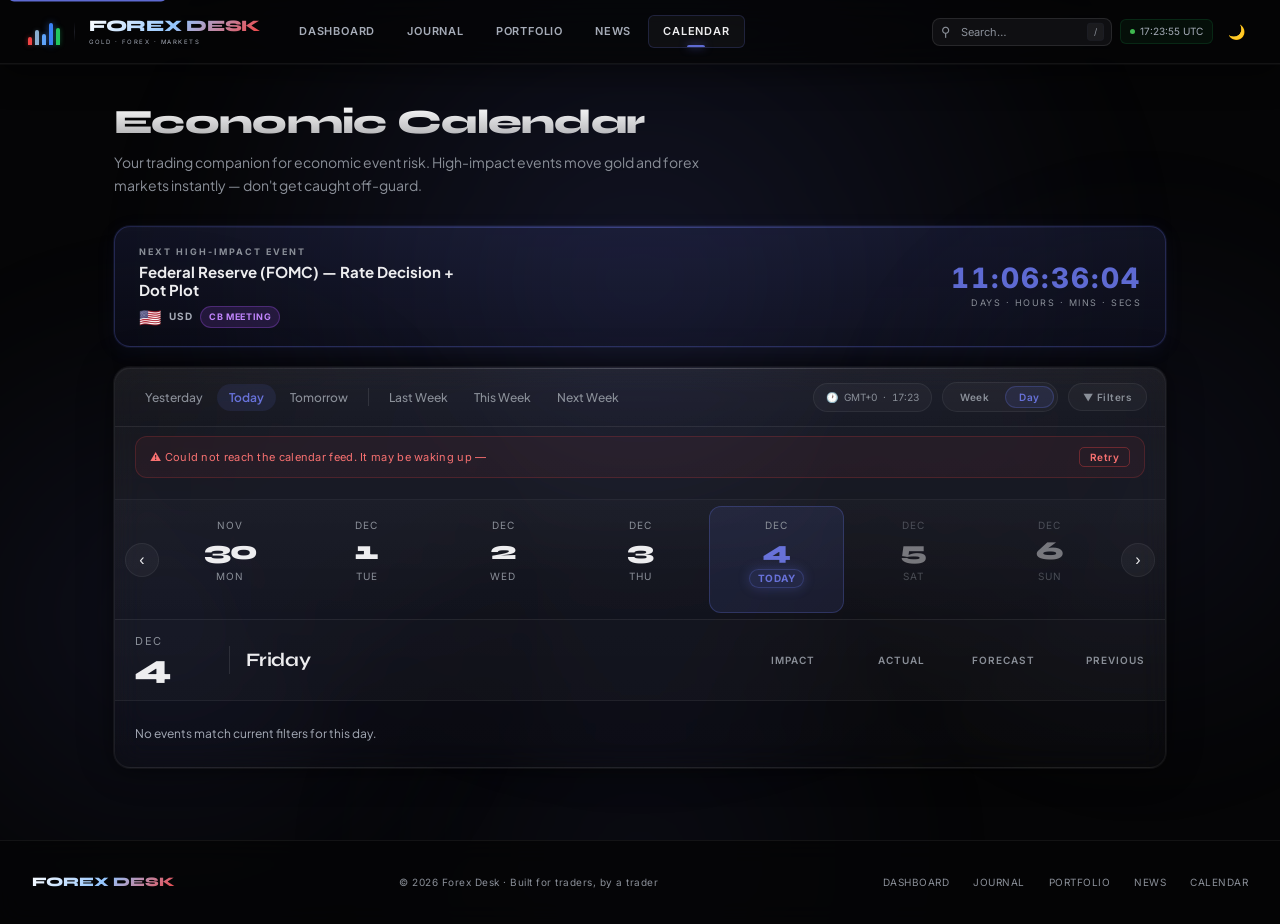
<file: calendar.html>
<!DOCTYPE html>
<html lang="en">
<head>
<meta charset="UTF-8">
<meta name="viewport" content="width=device-width, initial-scale=1.0">
<title>Economic Calendar — Forex Desk</title>
<meta name="description" content="Live interactive economic calendar with impact ratings, actual vs forecast data. Track high-impact events that move gold and forex markets.">
<meta property="og:type"        content="website">
<meta property="og:title"       content="Economic Calendar — Forex Desk">
<meta property="og:description" content="Live interactive economic calendar with impact ratings. Track high-impact events that move gold and forex markets.">
<meta property="og:url"         content="https://hussein-zreik.github.io/gold-trader/calendar.html">
<meta property="og:image"       content="https://hussein-zreik.github.io/gold-trader/og-image.svg">
<meta name="twitter:card"       content="summary_large_image">
<meta name="twitter:title"      content="Economic Calendar — Forex Desk">
<meta name="twitter:description" content="Live interactive economic calendar with impact ratings. Track high-impact events that move gold and forex markets.">
<meta name="twitter:image"      content="https://hussein-zreik.github.io/gold-trader/og-image.svg">
<link rel="canonical"           href="https://hussein-zreik.github.io/gold-trader/calendar.html">
<meta name="theme-color" content="#050506">
<link rel="icon" href="favicon.svg?v=5">
<link rel="apple-touch-icon" href="icon-192.png">
<link rel="manifest" href="manifest.json">
<link rel="preconnect" href="https://fonts.googleapis.com">
<link rel="preconnect" href="https://fonts.gstatic.com" crossorigin>
<link rel="preload" as="style" href="https://fonts.googleapis.com/css2?family=Plus+Jakarta+Sans:wght@400;500;600;700;800&family=Inter:wght@300;400;500;600&family=Syne:wght@700;800;900&display=swap">
<link rel="stylesheet" href="https://fonts.googleapis.com/css2?family=Plus+Jakarta+Sans:wght@400;500;600;700;800&family=Inter:wght@300;400;500;600&family=Syne:wght@700;800;900&display=swap" media="print" onload="this.media='all'">
<noscript><link rel="stylesheet" href="https://fonts.googleapis.com/css2?family=Plus+Jakarta+Sans:wght@400;500;600;700;800&family=Inter:wght@300;400;500;600&family=Syne:wght@700;800;900&display=swap"></noscript>
<link rel="stylesheet" href="shared.css">
<style>
/* ════════════════════════════════════════════
   ECONOMIC CALENDAR — Linear / Modern redesign
   Canvas #050506 · glass surfaces · indigo accent #5E6AD2
   NOTE: every class name the JS toggles/queries/emits is
   preserved verbatim — only the CSS is restyled.
   ════════════════════════════════════════════ */

:root {
  --cal-accent: #5E6AD2;
  --cal-accent-hover: #6872D9;
  --cal-glass: linear-gradient(to bottom, rgba(255,255,255,.055), rgba(255,255,255,.02));
  --cal-glass-soft: linear-gradient(to bottom, rgba(255,255,255,.035), rgba(255,255,255,.012));
  --cal-hair: rgba(255,255,255,.06);
  --cal-hair-strong: rgba(255,255,255,.10);
  --cal-accent-border: rgba(94,106,210,.30);
  --cal-accent-tint: rgba(94,106,210,.12);
  --cal-glow: rgba(94,106,210,.30);
  --cal-red: #ef4444;
  --cal-orange: #f97316;
  --cal-green: #22c55e;
  --cal-purple: #a855f7;
  --cal-ease: cubic-bezier(.16,1,.3,1);
}

/* ── PAGE LAYOUT ── */
.cal-page { max-width: 1100px; margin: 0 auto; padding: 40px 24px 72px; }
.cal-title {
  font-family: var(--display);
  font-size: 34px;
  font-weight: 800;
  letter-spacing: -.02em;
  line-height: 1.1;
  margin-bottom: 10px;
  background: linear-gradient(180deg, #fff 0%, rgba(237,237,239,.70) 100%);
  -webkit-background-clip: text;
  background-clip: text;
  -webkit-text-fill-color: transparent;
}
.cal-subtitle { font-family: var(--sans); font-size: 14px; color: var(--muted); margin-bottom: 30px; line-height: 1.6; max-width: 620px; }

/* ── MAIN CARD (glass, deepened) ── */
.cal-card {
  border: none;
  border-radius: 16px;
  overflow: hidden;
  background: var(--cal-glass);
  backdrop-filter: blur(14px) saturate(140%);
  -webkit-backdrop-filter: blur(14px) saturate(140%);
  box-shadow:
    0 0 0 1px rgba(255,255,255,.06),
    0 2px 20px rgba(0,0,0,.4),
    0 0 40px rgba(0,0,0,.2);
}

/* ── TOOLBAR ── */
.cal-toolbar {
  display: flex;
  align-items: center;
  padding: 14px 18px;
  border-bottom: 1px solid var(--cal-hair);
  background: var(--cal-glass-soft);
  flex-wrap: wrap;
  gap: 12px;
}

.cal-nav-links {
  display: flex;
  align-items: center;
  gap: 2px;
  flex-wrap: wrap;
}

/* Nav links = ghost pills */
.cal-nav-link {
  font-family: var(--sans);
  font-size: 12px;
  font-weight: 500;
  color: var(--muted);
  background: transparent;
  border: none;
  cursor: pointer;
  padding: 6px 12px;
  border-radius: 9999px;
  transition: color .2s var(--cal-ease), background .2s var(--cal-ease);
  white-space: nowrap;
}
.cal-nav-link:hover { color: var(--text); background: rgba(255,255,255,.05); }
.cal-nav-link.active {
  color: var(--cal-accent-hover);
  font-weight: 600;
  background: var(--cal-accent-tint);
}

/* Hide the legacy text separators — pills space themselves */
.cal-sep { display: none; }
.cal-nav-divider { width: 1px; height: 18px; background: var(--cal-hair-strong); margin: 0 6px; flex-shrink: 0; }

.cal-toolbar-right {
  margin-left: auto;
  display: flex;
  align-items: center;
  gap: 10px;
  flex-wrap: wrap;
}

.cal-tz {
  display: flex;
  align-items: center;
  gap: 6px;
  font-family: var(--mono);
  font-size: 10px;
  font-variant-numeric: tabular-nums;
  color: var(--muted);
  background: rgba(255,255,255,.03);
  border: 1px solid var(--cal-hair);
  border-radius: 9999px;
  padding: 6px 12px;
  white-space: nowrap;
}

/* View buttons = segmented control */
.cal-view-btns {
  display: inline-flex;
  padding: 3px;
  background: rgba(255,255,255,.03);
  border: 1px solid var(--cal-hair);
  border-radius: 9999px;
  gap: 2px;
}
.cal-view-btn {
  font-family: var(--mono);
  font-size: 10px;
  font-weight: 600;
  padding: 5px 14px;
  background: transparent;
  border: none;
  border-radius: 9999px;
  color: var(--muted);
  cursor: pointer;
  transition: all .2s var(--cal-ease);
  letter-spacing: .5px;
}
.cal-view-btn + .cal-view-btn { border-left: none; }
.cal-view-btn:hover { color: var(--text); }
.cal-view-btn.active {
  background: var(--cal-accent-tint);
  color: var(--cal-accent-hover);
  box-shadow: inset 0 0 0 1px var(--cal-accent-border);
}

/* Filter toggle pill */
.cal-filter-btn {
  display: flex;
  align-items: center;
  gap: 6px;
  font-family: var(--mono);
  font-size: 10px;
  font-weight: 600;
  padding: 7px 14px;
  background: rgba(255,255,255,.03);
  border: 1px solid var(--cal-hair);
  border-radius: 9999px;
  color: var(--muted);
  cursor: pointer;
  transition: all .2s var(--cal-ease);
  letter-spacing: .5px;
}
.cal-filter-btn:hover { border-color: var(--cal-hair-strong); color: var(--text); }

/* ── DATE STRIP ── */
.date-strip-bar {
  background: var(--cal-glass-soft);
  border-bottom: 1px solid var(--cal-hair);
  padding: 6px 10px;
  display: flex;
  align-items: center;
  gap: 4px;
  min-height: 92px;
}

.strip-arrow {
  width: 34px;
  height: 34px;
  border-radius: 9999px;
  background: rgba(255,255,255,.04);
  border: 1px solid var(--cal-hair);
  color: var(--text);
  font-size: 16px;
  cursor: pointer;
  display: flex;
  align-items: center;
  justify-content: center;
  flex-shrink: 0;
  transition: background .2s var(--cal-ease), border-color .2s var(--cal-ease);
}
.strip-arrow:hover { background: rgba(255,255,255,.08); border-color: var(--cal-hair-strong); }

.date-strip {
  display: flex;
  flex: 1;
  overflow: hidden;
  gap: 2px;
}

.date-col {
  flex: 1;
  display: flex;
  flex-direction: column;
  align-items: center;
  padding: 12px 6px;
  cursor: pointer;
  border-radius: 12px;
  transition: background .2s var(--cal-ease), box-shadow .2s var(--cal-ease);
  min-width: 0;
  position: relative;
}
.date-col:hover { background: rgba(255,255,255,.04); }
.date-col.active {
  background: var(--cal-accent-tint);
  box-shadow: inset 0 0 0 1px var(--cal-accent-border);
}
.date-col.weekend { opacity: .45; }

.date-col-month { font-family: var(--mono); font-size: 10px; color: var(--muted); letter-spacing: 1px; text-transform: uppercase; margin-bottom: 5px; }
.date-col-num   { font-family: var(--display); font-size: 26px; font-weight: 800; color: var(--text); line-height: 1; font-variant-numeric: tabular-nums; letter-spacing: -.01em; }
.date-col-day   { font-family: var(--mono); font-size: 10px; color: var(--muted); letter-spacing: 1px; text-transform: uppercase; margin-top: 5px; }
.date-col.active .date-col-num { color: var(--cal-accent-hover); }
.date-col.today-col .date-col-day { color: var(--cal-accent-hover); }

/* Today pill = accent-tinted glowing pill */
.date-col-today-pill {
  background: var(--cal-accent-tint);
  color: var(--cal-accent-hover);
  font-family: var(--mono);
  font-size: 10px;
  font-weight: 700;
  padding: 2px 9px;
  border-radius: 9999px;
  margin-top: 5px;
  letter-spacing: .5px;
  box-shadow: inset 0 0 0 1px var(--cal-accent-border), 0 0 12px var(--cal-glow);
}

.date-dots { display: flex; gap: 3px; margin-top: 6px; min-height: 7px; justify-content: center; }
.date-dot  { width: 5px; height: 5px; border-radius: 50%; }
.date-dot.high { background: var(--cal-red); }
.date-dot.med  { background: var(--cal-orange); }
.date-dot.low  { background: var(--muted); }

/* ── DAY HEADER ── */
.day-section { border-bottom: 1px solid var(--cal-hair); }
.day-section:last-child { border-bottom: none; }

.day-header-row {
  display: grid;
  grid-template-columns: 90px 1fr 100px 110px 110px 110px;
  background: rgba(255,255,255,.02);
  border-bottom: 1px solid var(--cal-hair);
  padding: 16px 20px;
  align-items: center;
  gap: 0;
}

.day-header-date-block {
  display: flex;
  flex-direction: column;
  line-height: 1;
}
.day-header-month-lbl { font-family: var(--mono); font-size: 11px; color: var(--muted); letter-spacing: 1.5px; text-transform: uppercase; }
.day-header-day-num   { font-family: var(--display); font-size: 34px; font-weight: 800; color: var(--text); line-height: 1; margin-top: 3px; font-variant-numeric: tabular-nums; letter-spacing: -.02em; }

.day-header-name { font-family: var(--display); font-size: 19px; font-weight: 700; color: var(--text); padding-left: 16px; border-left: 1px solid var(--cal-hair-strong); margin-left: 4px; letter-spacing: -.01em; }

.day-col-hdr {
  font-family: var(--mono);
  font-size: 10px;
  font-weight: 600;
  letter-spacing: 1px;
  color: var(--muted);
  text-transform: uppercase;
  text-align: right;
}

/* ── EVENT ROW ── */
.evt-row {
  display: grid;
  grid-template-columns: 90px 70px 1fr 100px 110px 110px 110px;
  padding: 0 20px;
  align-items: center;
  min-height: 54px;
  border-bottom: 1px solid var(--cal-hair);
  border-left: 3px solid transparent;
  transition: background .2s var(--cal-ease);
  gap: 0;
}
.evt-row:last-child { border-bottom: none; }
.evt-row:hover { background: rgba(255,255,255,.03); }
.evt-row.high-row { border-left: 3px solid var(--cal-red); padding-left: 17px; }
.evt-row.med-row  { border-left: 3px solid var(--cal-orange); padding-left: 17px; }
.evt-row.cb-row   { border-left: 3px solid var(--cal-purple); padding-left: 17px; background: rgba(168,85,247,.04); }

.evt-time { font-family: var(--mono); font-size: 11px; color: var(--muted); font-variant-numeric: tabular-nums; }
.evt-flag-cur { display: flex; align-items: center; gap: 6px; }
.evt-flag { font-size: 15px; }
.evt-cur  { font-family: var(--mono); font-size: 10px; font-weight: 700; color: var(--muted); letter-spacing: .5px; }
.evt-name { font-family: var(--sans); font-size: 12.5px; font-weight: 500; color: var(--text); padding: 0 12px; line-height: 1.4; }
.evt-name.cb-name { color: #c084fc; }

/* Impact dot = small filled indicator */
.imp-dot {
  width: 9px; height: 9px; border-radius: 50%; display: inline-block;
  margin-right: 6px; flex-shrink: 0;
}
.imp-dot.high { background: var(--cal-red); box-shadow: 0 0 6px rgba(239,68,68,.55); }
.imp-dot.med  { background: var(--cal-orange); box-shadow: 0 0 5px rgba(249,115,22,.45); }
.imp-dot.low  { background: var(--muted); }
.imp-dot.cb   { background: var(--cal-purple); box-shadow: 0 0 6px rgba(168,85,247,.45); }

.evt-impact-cell { display: flex; align-items: center; }

.evt-num {
  font-family: var(--mono);
  font-size: 11px;
  text-align: right;
  padding-right: 4px;
  color: var(--muted);
  font-variant-numeric: tabular-nums;
}
.evt-num.actual   { color: var(--text); font-weight: 600; }
.evt-num.better   { color: var(--cal-green); font-weight: 600; }
.evt-num.worse    { color: #f87171; font-weight: 600; }
.evt-num.empty    { color: rgba(255,255,255,.15); }

/* ── STATUS / EMPTY ── */
.cal-status-bar {
  font-family: var(--mono);
  font-size: 10px;
  color: var(--muted);
  padding: 9px 20px;
  background: rgba(255,255,255,.02);
  border-bottom: 1px solid var(--cal-hair);
  display: flex;
  align-items: center;
  gap: 9px;
  letter-spacing: .3px;
}
.cal-status-bar.error { color: #f87171; }
.cal-status-dot {
  width: 7px; height: 7px; border-radius: 50%;
  background: var(--cal-green);
  box-shadow: 0 0 8px rgba(34,197,94,.6);
  animation: 2s ease-in-out infinite pulse;
  flex-shrink: 0;
}
.cal-status-bar.error .cal-status-dot { background: #f87171; box-shadow: 0 0 8px rgba(248,113,113,.6); }
@keyframes pulse { 0%,100%{opacity:1}50%{opacity:.3} }

.cal-empty {
  padding: 64px 20px;
  text-align: center;
  font-family: var(--sans);
  font-size: 13px;
  color: var(--muted);
}
.cal-loading-spin {
  display: inline-block;
  font-size: 24px;
  color: var(--cal-accent);
  animation: 1s linear infinite spin;
  margin-bottom: 10px;
}
@keyframes spin { to { transform: rotate(360deg); } }

/* ── CHECKBOX ROW (.cb-row) — custom accent checkbox styling ── */
.cb-row input[type="checkbox"] {
  appearance: none;
  -webkit-appearance: none;
  width: 16px;
  height: 16px;
  border-radius: 4px;
  border: 1px solid var(--cal-hair-strong);
  background: rgba(255,255,255,.03);
  cursor: pointer;
  position: relative;
  flex-shrink: 0;
  transition: background .2s var(--cal-ease), border-color .2s var(--cal-ease);
}
.cb-row input[type="checkbox"]:hover { border-color: var(--cal-accent-border); }
.cb-row input[type="checkbox"]:checked {
  background: var(--cal-accent);
  border-color: var(--cal-accent);
}
.cb-row input[type="checkbox"]:checked::after {
  content: "";
  position: absolute;
  left: 5px; top: 2px;
  width: 4px; height: 8px;
  border: solid #fff;
  border-width: 0 2px 2px 0;
  transform: rotate(45deg);
}

/* ── ENTRANCE (single card fade-up) ── */
.cal-card { will-change: transform, opacity; }
.cal-reveal { opacity: 0; transform: translateY(16px); }
.cal-reveal.cal-revealed {
  opacity: 1;
  transform: translateY(0);
  transition: opacity .5s cubic-bezier(.19,1,.22,1), transform .5s cubic-bezier(.19,1,.22,1);
}

/* ── FOCUS-VISIBLE (a11y) ── */
.cal-nav-link:focus-visible,
.cal-view-btn:focus-visible,
.cal-filter-btn:focus-visible,
.strip-arrow:focus-visible,
.date-col:focus-visible,
.cb-row input[type="checkbox"]:focus-visible {
  outline: 2px solid rgba(94,106,210,.6);
  outline-offset: 2px;
}

/* ── MOBILE ── */
@media (max-width: 700px) {
  .cal-page { padding: 24px 12px 48px; }
  .cal-title { font-size: 26px; }
  .day-header-row { grid-template-columns: 70px 1fr; gap: 0; padding: 14px; }
  .day-col-hdr { display: none; }
  .evt-row { grid-template-columns: 64px 52px 1fr 80px; padding: 0 14px; }
  .evt-row.high-row, .evt-row.med-row, .evt-row.cb-row { padding-left: 11px; }
  .evt-num.hide-m { display: none; }
  .cal-toolbar { padding: 10px 14px; gap: 8px; }
  .date-col-num { font-size: 20px; }
  .day-header-day-num { font-size: 28px; }
  .evt-name { padding: 0 8px; font-size: 11px; }
}

/* ── REDUCED MOTION ── */
@media (prefers-reduced-motion: reduce) {
  .cal-reveal, .cal-reveal.cal-revealed { opacity: 1 !important; transform: none !important; transition: none !important; }
  .cal-status-dot, .cal-loading-spin { animation: none !important; }
  .cal-card { will-change: auto; }
  * { scroll-behavior: auto !important; }
}

/* ── LIGHT MODE ── */

/* Page header — .cal-title is the actual class used in this page */
body.light-mode .cal-title { background-image: linear-gradient(to bottom,#09090B,rgba(9,9,11,.70)) !important; -webkit-background-clip:text !important; background-clip:text !important; -webkit-text-fill-color:transparent !important; color:transparent !important; }
body.light-mode .cal-subtitle,
body.light-mode .page-sub { color: #52525B !important; }

/* Calendar card */
body.light-mode .cal-card { background: #FFFFFF !important; box-shadow: 0 0 0 1px rgba(0,0,0,.06), 0 2px 20px rgba(0,0,0,.08) !important; }
body.light-mode .cal-toolbar { background: rgba(0,0,0,.02) !important; border-bottom-color: rgba(0,0,0,.06) !important; }

/* Nav links */
body.light-mode .cal-nav-link { color: #52525B !important; }
body.light-mode .cal-nav-link:hover { color: #09090B !important; background: rgba(0,0,0,.04) !important; }
body.light-mode .cal-nav-link.active { color: #4F46E5 !important; background: rgba(79,70,229,.08) !important; }
body.light-mode .cal-nav-divider,
body.light-mode .cal-sep { color: rgba(0,0,0,.12) !important; background: rgba(0,0,0,.12) !important; }

/* View buttons (segmented control) */
body.light-mode .cal-view-btns { background: rgba(0,0,0,.05) !important; border-color: rgba(0,0,0,.08) !important; }
body.light-mode .cal-view-btn { color: #52525B !important; }
body.light-mode .cal-view-btn:hover { background: rgba(0,0,0,.05) !important; color: #09090B !important; }
body.light-mode .cal-view-btn.active { background: #FFFFFF !important; color: #4F46E5 !important; box-shadow: 0 0 0 1px rgba(79,70,229,.20),inset 0 0 0 2px rgba(79,70,229,.12) !important; }

/* Filter buttons */
body.light-mode .cal-filter-btn { background: rgba(0,0,0,.04) !important; border-color: rgba(0,0,0,.08) !important; color: #52525B !important; }
body.light-mode .cal-filter-btn:hover { background: rgba(0,0,0,.07) !important; color: #09090B !important; }
body.light-mode .cal-filter-btn.active { background: rgba(79,70,229,.10) !important; border-color: rgba(79,70,229,.25) !important; color: #4F46E5 !important; }

/* Timezone pill */
body.light-mode .cal-tz { background: rgba(0,0,0,.03) !important; border-color: rgba(0,0,0,.08) !important; color: #52525B !important; }

/* Status bar */
body.light-mode .cal-status-bar { background: rgba(0,0,0,.03) !important; border-bottom-color: rgba(0,0,0,.06) !important; color: #52525B !important; }
body.light-mode .cal-status-bar.error { color: #DC2626 !important; }
body.light-mode #calStatusText,
body.light-mode .cal-status-text { color: #52525B !important; }
body.light-mode .cal-status-dot { background: #A1A1AA !important; box-shadow: none !important; }
body.light-mode .cal-status-bar.live .cal-status-dot { background: #16A34A !important; box-shadow: 0 0 6px rgba(22,163,74,.6) !important; }
body.light-mode .cal-status-bar.error .cal-status-dot { background: #DC2626 !important; box-shadow: 0 0 6px rgba(220,38,38,.6) !important; }

/* Date strip bar + arrows */
body.light-mode .date-strip-bar { background: rgba(0,0,0,.02) !important; border-bottom-color: rgba(0,0,0,.06) !important; }
body.light-mode .strip-arrow { background: rgba(0,0,0,.04) !important; border-color: rgba(0,0,0,.08) !important; color: #09090B !important; }
body.light-mode .strip-arrow:hover { background: rgba(0,0,0,.08) !important; border-color: rgba(0,0,0,.14) !important; }

/* Date strip */
body.light-mode .date-strip,
body.light-mode #dateStrip { border-bottom-color: rgba(0,0,0,.06) !important; background: rgba(0,0,0,.02) !important; }
body.light-mode .date-col { color: #52525B !important; }
body.light-mode .date-col:hover { background: rgba(0,0,0,.04) !important; }
body.light-mode .date-col.active { background: rgba(79,70,229,.08) !important; box-shadow: inset 0 0 0 1px rgba(79,70,229,.20) !important; }
body.light-mode .date-col.weekend { opacity: .55 !important; }
body.light-mode .date-col-month { color: #52525B !important; }
body.light-mode .date-col-num { color: #09090B !important; }
body.light-mode .date-col-day { color: #71717A !important; }
body.light-mode .date-col-today-pill { background: rgba(79,70,229,.12) !important; color: #4F46E5 !important; border-color: rgba(79,70,229,.25) !important; box-shadow: 0 0 8px rgba(79,70,229,.20) !important; }
body.light-mode .date-col.weekend .date-col-num { color: #71717A !important; }
body.light-mode .date-col.active .date-col-num { color: #4F46E5 !important; }
body.light-mode .date-col.today-col .date-col-day { color: #4F46E5 !important; }

/* Day sections */
body.light-mode .day-section { border-bottom-color: rgba(0,0,0,.06) !important; }

/* Day headers */
body.light-mode .day-header-row { background: rgba(0,0,0,.02) !important; border-bottom-color: rgba(0,0,0,.06) !important; }
body.light-mode .day-header-month-lbl { color: #52525B !important; }
body.light-mode .day-header-day-num { color: #09090B !important; }
body.light-mode .day-header-name { color: #09090B !important; border-left-color: rgba(0,0,0,.12) !important; }
body.light-mode .day-col-hdr { color: #71717A !important; border-bottom-color: rgba(0,0,0,.06) !important; }

/* Event rows */
body.light-mode .evt-row { border-bottom-color: rgba(0,0,0,.06) !important; color: #09090B !important; }
body.light-mode .evt-row:hover { background: rgba(0,0,0,.02) !important; }
body.light-mode .evt-time { color: #52525B !important; }
body.light-mode .evt-flag,
body.light-mode .evt-flag-cur { color: #52525B !important; }
body.light-mode .evt-cur,
body.light-mode .evt-name,
body.light-mode .cb-name { color: #09090B !important; }
body.light-mode .evt-name.cb-name { color: #4F46E5 !important; }

/* Impact rows — keep exact class names; change only colors */
body.light-mode .high-row { border-left-color: #DC2626 !important; background: rgba(220,38,38,.025) !important; }
body.light-mode .high-row:hover { background: rgba(220,38,38,.05) !important; }
body.light-mode .med-row  { border-left-color: #D97706 !important; background: rgba(217,119,6,.025) !important; }
body.light-mode .med-row:hover  { background: rgba(217,119,6,.05) !important; }
body.light-mode .cb-row   { border-left-color: #4F46E5 !important; background: rgba(79,70,229,.025) !important; }
body.light-mode .cb-row:hover   { background: rgba(79,70,229,.05) !important; }

/* Impact dots */
body.light-mode .imp-dot.high { background: #DC2626 !important; box-shadow: 0 0 4px rgba(220,38,38,.4) !important; }
body.light-mode .imp-dot.med  { background: #D97706 !important; box-shadow: 0 0 4px rgba(217,119,6,.4) !important; }
body.light-mode .imp-dot.low  { background: #52525B !important; box-shadow: none !important; }
body.light-mode .imp-dot.cb   { background: #4F46E5 !important; box-shadow: 0 0 4px rgba(79,70,229,.4) !important; }

/* Event numbers */
body.light-mode .evt-num { color: #52525B !important; }
body.light-mode .evt-num.actual { color: #09090B !important; }
body.light-mode .evt-num.better { color: #16A34A !important; }
body.light-mode .evt-num.worse  { color: #DC2626 !important; }
body.light-mode .evt-num.empty  { color: #A1A1AA !important; }

/* Checkbox (cb-row) */
body.light-mode .cb-row input[type="checkbox"] { background: rgba(0,0,0,.03) !important; border-color: rgba(0,0,0,.18) !important; }
body.light-mode .cb-row input[type="checkbox"]:hover { border-color: rgba(79,70,229,.40) !important; }
body.light-mode .cb-row input[type="checkbox"]:checked { background: #4F46E5 !important; border-color: #4F46E5 !important; }

/* Empty / loading states */
body.light-mode .cal-empty { color: #52525B !important; }
body.light-mode .cal-loading-spin { border-color: rgba(0,0,0,.08) !important; border-top-color: #4F46E5 !important; color: #4F46E5 !important; }
body.light-mode .error-retry-banner { background: rgba(220,38,38,.06) !important; border-color: rgba(220,38,38,.18) !important; color: #DC2626 !important; }
body.light-mode .error-retry-btn { background: rgba(0,0,0,.04) !important; border-color: rgba(0,0,0,.10) !important; color: #09090B !important; }

/* Date dots */
body.light-mode .date-dot.high { background: #DC2626 !important; }
body.light-mode .date-dot.med  { background: #D97706 !important; }
body.light-mode .date-dot.low  { background: #71717A !important; }
body.light-mode .date-dot.cb   { background: #4F46E5 !important; }

/* Toolbar right / clock */
body.light-mode #calClock,
body.light-mode #calTzLabel { color: #52525B !important; }

/* Filter panel */
body.light-mode #filterPanel { background: #FFFFFF !important; border-color: rgba(0,0,0,.08) !important; box-shadow: 0 4px 20px rgba(0,0,0,.10) !important; }

/* ── Next Event Countdown Hero ── */
.cal-countdown-hero{display:flex;align-items:center;gap:20px;padding:18px 24px;margin-bottom:20px;border-radius:16px;background:linear-gradient(to bottom,rgba(94,106,210,.14),rgba(94,106,210,.06));border:1px solid rgba(94,106,210,.28);box-shadow:0 0 0 1px rgba(94,106,210,.10),0 4px 20px rgba(94,106,210,.08);position:relative;overflow:hidden}
.cal-countdown-hero::before{content:'';position:absolute;top:0;left:0;right:0;height:1px;background:linear-gradient(90deg,transparent,rgba(94,106,210,.5),transparent)}
.cal-countdown-next-lbl{font-family:var(--mono);font-size:9px;font-weight:700;letter-spacing:2px;text-transform:uppercase;color:var(--muted);margin-bottom:4px}
.cal-countdown-name{font-family:var(--heading);font-size:15px;font-weight:700;color:var(--text);line-height:1.25;max-width:340px}
.cal-countdown-meta{display:flex;gap:8px;align-items:center;margin-top:6px;flex-wrap:wrap}
.cal-countdown-flag{font-size:18px;line-height:1}
.cal-countdown-cur{font-family:var(--mono);font-size:10px;font-weight:700;letter-spacing:.8px;color:var(--muted2)}
.cal-countdown-badge{font-family:var(--mono);font-size:9px;font-weight:700;padding:3px 8px;border-radius:9999px;letter-spacing:.6px}
.cal-countdown-badge.high{background:rgba(239,68,68,.15);color:#f87171;border:1px solid rgba(239,68,68,.30)}
.cal-countdown-badge.cb{background:rgba(168,85,247,.15);color:#c084fc;border:1px solid rgba(168,85,247,.30)}
.cal-countdown-timer{margin-left:auto;text-align:right;flex-shrink:0}
.cal-countdown-digits{font-family:var(--mono);font-size:28px;font-weight:800;color:#5E6AD2;letter-spacing:2px;line-height:1;font-variant-numeric:tabular-nums}
.cal-countdown-timer-lbl{font-family:var(--mono);font-size:9px;color:var(--muted);letter-spacing:1.5px;text-transform:uppercase;margin-top:4px}
@media(max-width:600px){.cal-countdown-hero{flex-wrap:wrap}.cal-countdown-timer{margin-left:0;text-align:left}.cal-countdown-digits{font-size:22px}}
body.light-mode .cal-countdown-hero{background:linear-gradient(to bottom,rgba(79,70,229,.08),rgba(79,70,229,.03))!important;border-color:rgba(79,70,229,.22)!important}
body.light-mode .cal-countdown-digits{color:#4F46E5!important}
</style>
</head>
<body>
<main id="main-content">
<div class="cal-page">
  <div class="cal-title">Economic Calendar</div>
  <div class="cal-subtitle">Your trading companion for economic event risk. High-impact events move gold and forex markets instantly — don't get caught off-guard.</div>

  <!-- Next Event Countdown Hero -->
  <div class="cal-countdown-hero" id="calCountdownHero" style="display:none">
    <div class="cal-countdown-info">
      <div class="cal-countdown-next-lbl">Next High-Impact Event</div>
      <div class="cal-countdown-name" id="calCdName">—</div>
      <div class="cal-countdown-meta">
        <span class="cal-countdown-flag" id="calCdFlag">🌐</span>
        <span class="cal-countdown-cur" id="calCdCur"></span>
        <span class="cal-countdown-badge" id="calCdBadge">HIGH</span>
      </div>
    </div>
    <div class="cal-countdown-timer">
      <div class="cal-countdown-digits" id="calCdTime">--:--:--</div>
      <div class="cal-countdown-timer-lbl">Days · Hours · Mins · Secs</div>
    </div>
  </div>

  <div class="cal-card cal-reveal">

    <!-- ── TOOLBAR ── -->
    <div class="cal-toolbar">
      <div class="cal-nav-links">
        <button class="cal-nav-link" onclick="quickNav('yesterday',this)">Yesterday</button>
        <button class="cal-nav-link active" onclick="quickNav('today',this)">Today</button>
        <button class="cal-nav-link" onclick="quickNav('tomorrow',this)">Tomorrow</button>
        <span class="cal-nav-divider" aria-hidden="true"></span>
        <button class="cal-nav-link" onclick="loadPeriod('last',this)">Last Week</button>
        <button class="cal-nav-link" onclick="loadPeriod('this',this)">This Week</button>
        <button class="cal-nav-link" onclick="loadPeriod('next',this)">Next Week</button>
      </div>
      <div class="cal-toolbar-right">
        <div class="cal-tz">🕐 <span id="calTzLabel">GMT+0</span> · <span id="calClock">--:--</span></div>
        <div class="cal-view-btns">
          <button class="cal-view-btn" onclick="setView('week',this)">Week</button>
          <button class="cal-view-btn active" onclick="setView('day',this)">Day</button>
        </div>
        <button class="cal-filter-btn" onclick="toggleFilterPanel()">▼ Filters</button>
      </div>
    </div>

    <!-- ── FILTER PANEL (hidden by default) ── -->
    <div id="filterPanel" style="display:none;padding:12px 20px;border-bottom:1px solid var(--border);background:var(--bg3);display:none;">
      <div style="font-family:var(--mono);font-size:10px;color:var(--muted2);margin-bottom:8px;letter-spacing:1px;">SHOW IMPACT LEVELS:</div>
      <div style="display:flex;gap:8px;flex-wrap:wrap;">
        <button class="cal-nav-link active" style="border:1px solid rgba(239,68,68,.4);color:#f87171;" onclick="toggleImpact('high',this)" data-impact="high">● HIGH</button>
        <button class="cal-nav-link active" style="border:1px solid rgba(249,115,22,.4);color:#f97316;" onclick="toggleImpact('med',this)" data-impact="med">● MEDIUM</button>
        <button class="cal-nav-link" style="border:1px solid var(--border);" onclick="toggleImpact('low',this)" data-impact="low">● LOW</button>
        <button class="cal-nav-link active" style="border:1px solid rgba(168,85,247,.4);color:#c084fc;" onclick="toggleImpact('cb',this)" data-impact="cb">● CB MEETINGS</button>
      </div>
    </div>

    <!-- ── STATUS ── -->
    <div class="cal-status-bar" id="calStatusBar">
      <div class="cal-status-dot"></div>
      <span id="calStatusText">Loading calendar…</span>
      <span style="margin-left:auto;font-family:var(--mono);font-size:10px;color:var(--muted);letter-spacing:.5px;">ALL TIMES UTC</span>
    </div>

    <!-- ── DATE STRIP ── -->
    <div class="date-strip-bar">
      <button class="strip-arrow" onclick="shiftWeek(-1)">&#8249;</button>
      <div class="date-strip" id="dateStrip"></div>
      <button class="strip-arrow" onclick="shiftWeek(1)">&#8250;</button>
    </div>

    <!-- ── EVENTS ── -->
    <div id="calEvents">
      <div class="cal-empty"><div class="cal-loading-spin">⟳</div><br>Fetching live events…</div>
    </div>

  </div>
</div>
</main>

<script src="shared.js" defer></script>
<script>
// ── STATE ──
const FX_PROXY = 'https://forex-desk-proxy.zreik111.workers.dev/?url=';
const FF_BASE  = 'https://nfs.faireconomy.media/ff_calendar_';
const CAL_TTL  = 15*60*1000;
const DAYS     = ['Sunday','Monday','Tuesday','Wednesday','Thursday','Friday','Saturday'];
const MONTHS   = ['Jan','Feb','Mar','Apr','May','Jun','Jul','Aug','Sep','Oct','Nov','Dec'];
const MONTHSL  = ['January','February','March','April','May','June','July','August','September','October','November','December'];
const FLAGS    = {USD:'🇺🇸',EUR:'🇪🇺',GBP:'🇬🇧',JPY:'🇯🇵',AUD:'🇦🇺',CAD:'🇨🇦',CHF:'🇨🇭',NZD:'🇳🇿',CNY:'🇨🇳',KRW:'🇰🇷',SGD:'🇸🇬',HKD:'🇭🇰'};

let allEvents    = [];
let activeImpact = new Set(['high','med','cb']);
let selectedDate = null;
let currentView  = 'day';
let weekOffset   = 0;  // 0=this, -1=last, +1=next

// ── CB MEETINGS as events ──
const CB_EVENTS = [
  {date:'2026-06-17T00:00:00',currency:'USD',title:'Federal Reserve (FOMC) — Rate Decision + Dot Plot',impact:'cb'},
  {date:'2026-06-17T00:00:00',currency:'JPY',title:'Bank of Japan (BOJ) — Policy Rate Decision',impact:'cb'},
  {date:'2026-07-22T00:00:00',currency:'EUR',title:'European Central Bank (ECB) — Rate Decision',impact:'cb'},
  {date:'2026-07-28T00:00:00',currency:'USD',title:'Federal Reserve (FOMC) — Rate Decision',impact:'cb'},
  {date:'2026-07-30T00:00:00',currency:'JPY',title:'Bank of Japan (BOJ) — Policy Rate Decision',impact:'cb'},
  {date:'2026-08-04T00:00:00',currency:'AUD',title:'Reserve Bank of Australia (RBA) — Cash Rate Decision',impact:'cb'},
  {date:'2026-08-06T00:00:00',currency:'GBP',title:'Bank of England (BOE) — MPC Decision + MPR',impact:'cb'},
  {date:'2026-09-09T00:00:00',currency:'EUR',title:'European Central Bank (ECB) — Rate Decision',impact:'cb'},
  {date:'2026-09-15T00:00:00',currency:'AUD',title:'Reserve Bank of Australia (RBA) — Cash Rate Decision',impact:'cb'},
  {date:'2026-09-16T00:00:00',currency:'USD',title:'Federal Reserve (FOMC) — Rate Decision + Dot Plot',impact:'cb'},
  {date:'2026-10-29T00:00:00',currency:'USD',title:'Federal Reserve (FOMC) — Rate Decision',impact:'cb'},
  {date:'2026-10-29T00:00:00',currency:'EUR',title:'European Central Bank (ECB) — Rate Decision',impact:'cb'},
  {date:'2026-11-05T00:00:00',currency:'GBP',title:'Bank of England (BOE) — MPC Decision',impact:'cb'},
  {date:'2026-12-16T00:00:00',currency:'USD',title:'Federal Reserve (FOMC) — Rate Decision + Dot Plot',impact:'cb'},
  {date:'2026-12-17T00:00:00',currency:'GBP',title:'Bank of England (BOE) — MPC Decision',impact:'cb'},
  {date:'2026-12-18T00:00:00',currency:'JPY',title:'Bank of Japan (BOJ) — Policy Rate Decision',impact:'cb'},
];

// ── CLOCK ──
function startClock(){
  const tzEl=document.getElementById('calTzLabel');
  const clEl=document.getElementById('calClock');
  const offset=-new Date().getTimezoneOffset()/60;
  if(tzEl) tzEl.textContent=`GMT${offset>=0?'+':''}${offset}`;
  function tick(){ if(clEl) clEl.textContent=new Date().toLocaleTimeString('en-US',{hour:'2-digit',minute:'2-digit',hour12:false}); }
  tick(); setInterval(tick,1000);
}

// ── WEEK RANGE ──
function weekStart(offset=0){
  const today=new Date();
  const dow=today.getDay();
  const diffToMon=dow===0?-6:1-dow;
  const mon=new Date(today);
  mon.setDate(today.getDate()+diffToMon+(offset*7));
  mon.setHours(0,0,0,0);
  return mon;
}

function weekDays(offset=0){
  const mon=weekStart(offset);
  return Array.from({length:7},(_,i)=>{ const d=new Date(mon); d.setDate(mon.getDate()+i); return d; });
}

// ── FETCH ──
async function fetchCalendar(){
  const slug = weekOffset===1?'nextweek':weekOffset===-1?'lastweek':'thisweek';
  const cacheKey=`fxdesk_cal_${slug}`;
  setStatus('Loading…',false);

  try{
    const cached=JSON.parse(localStorage.getItem(cacheKey)||'null');
    if(cached&&(Date.now()-cached.ts)<CAL_TTL){ allEvents=cached.data; afterFetch(); return; }
  }catch(e){}

  const url=`${FF_BASE}${slug}.json`;
  let data=null;
  const SOURCES=[
    `${FX_PROXY}${encodeURIComponent(url)}`,                                      // own worker (with Referer fix)
    `https://api.allorigins.win/raw?url=${encodeURIComponent(url)}`,              // public CORS fallback
    `https://corsproxy.io/?${encodeURIComponent(url)}`,                           // second public fallback
    url,                                                                           // direct (fails with CORS, last resort)
  ];
  for(const src of SOURCES){
    try{
      const r=await Promise.race([fetch(src,{cache:'no-store'}),new Promise((_,rej)=>setTimeout(()=>rej('timeout'),10000))]);
      if(!r.ok) continue;
      const raw=await r.json();
      const arr=Array.isArray(raw)?raw:null;
      if(arr&&arr.length){ data=arr; break; }
    }catch(e){ data=null; }
  }

  if(data&&data.length){
    allEvents=data;
    try{ localStorage.setItem(cacheKey,JSON.stringify({ts:Date.now(),data})); }catch(e){}
    setStatus(`✓ ${data.length} events loaded · ${new Date().toLocaleTimeString()}`,false);
  } else {
    allEvents=[];
    setStatusRetry();
  }
  afterFetch();
}

function afterFetch(){
  // merge CB events
  const merged=[...allEvents,...CB_EVENTS];
  allEvents=merged;
  buildStrip();
  render();
}

function setStatus(msg,err){
  const el=document.getElementById('calStatusText');
  const bar=document.getElementById('calStatusBar');
  if(el) el.textContent=msg;
  if(bar) bar.className='cal-status-bar'+(err?' error':'');
}

function setStatusRetry(){
  const bar=document.getElementById('calStatusBar');
  if(!bar) return;
  bar.className='cal-status-bar error';
  bar.innerHTML=`<div class="error-retry-banner" style="width:100%;">⚠ Could not reach the calendar feed. It may be waking up — <button class='error-retry-btn' onclick='fetchCalendar()'>Retry</button></div>`;
}

// ── DATE STRIP ──
function buildStrip(){
  const strip=document.getElementById('dateStrip');
  if(!strip) return;
  const days=weekDays(weekOffset);
  const today=new Date(); today.setHours(0,0,0,0);

  // Count per day
  const counts={};
  allEvents.forEach(e=>{
    const d=new Date(e.date); d.setHours(0,0,0,0);
    const k=d.toDateString();
    if(!counts[k]) counts[k]={high:0,med:0,low:0,cb:0};
    const imp=(e.impact||'').toLowerCase();
    if(imp==='cb') counts[k].cb++;
    else if(imp==='high') counts[k].high++;
    else if(imp==='medium'||imp==='med') counts[k].med++;
    else counts[k].low++;
  });

  if(!selectedDate){
    const td=today.toDateString();
    selectedDate=days.some(d=>d.toDateString()===td)?td:days[1].toDateString();
  }

  strip.innerHTML=days.map(d=>{
    const ds=d.toDateString();
    const isToday=ds===today.toDateString();
    const isWeekend=d.getDay()===0||d.getDay()===6;
    const isActive=ds===selectedDate;
    const c=counts[ds]||{high:0,med:0,low:0,cb:0};
    const dots=[
      ...Array(Math.min(c.high,3)).fill('<div class="date-dot high"></div>'),
      ...Array(Math.min(c.cb,2)).fill('<div class="date-dot" style="background:#a855f7;"></div>'),
      ...Array(Math.min(c.med,2)).fill('<div class="date-dot med"></div>'),
    ].join('');
    const DOWS=['SUN','MON','TUE','WED','THU','FRI','SAT'];
    return `<div class="date-col${isActive?' active':''}${isWeekend?' weekend':''}${isToday?' today-col':''}"
      onclick="selectDate('${ds}')">
      <div class="date-col-month">${MONTHS[d.getMonth()]}</div>
      <div class="date-col-num">${d.getDate()}</div>
      ${isToday?'<div class="date-col-today-pill">TODAY</div>':`<div class="date-col-day">${DOWS[d.getDay()]}</div>`}
      <div class="date-dots">${dots}</div>
    </div>`;
  }).join('');
}

function selectDate(ds){
  selectedDate=ds;
  document.querySelectorAll('.date-col').forEach(b=>b.classList.remove('active'));
  event.currentTarget.classList.add('active');
  render();
}

// ── VIEW / PERIOD ──
function setView(v,btn){
  currentView=v;
  document.querySelectorAll('.cal-view-btn').forEach(b=>b.classList.remove('active'));
  btn.classList.add('active');
  render();
}

function quickNav(when,btn){
  document.querySelectorAll('.cal-nav-link').forEach(b=>b.classList.remove('active'));
  btn.classList.add('active');
  const today=new Date(); today.setHours(0,0,0,0);
  if(when==='yesterday'){ const d=new Date(today); d.setDate(today.getDate()-1); selectedDate=d.toDateString(); }
  else if(when==='tomorrow'){ const d=new Date(today); d.setDate(today.getDate()+1); selectedDate=d.toDateString(); }
  else { selectedDate=today.toDateString(); }
  currentView='day';
  document.querySelectorAll('.cal-view-btn').forEach(b=>b.classList.remove('active'));
  document.querySelectorAll('.cal-view-btn')[1].classList.add('active');
  buildStrip(); render();
}

function loadPeriod(p,btn){
  weekOffset=p==='next'?1:p==='last'?-1:0;
  selectedDate=null;
  document.querySelectorAll('.cal-nav-link').forEach(b=>b.classList.remove('active'));
  btn.classList.add('active');
  fetchCalendar();
}

function shiftWeek(dir){
  weekOffset+=dir;
  selectedDate=null;
  fetchCalendar();
}

function toggleFilterPanel(){
  const p=document.getElementById('filterPanel');
  p.style.display=p.style.display==='none'?'block':'none';
}

function toggleImpact(imp,btn){
  if(activeImpact.has(imp)){
    if(activeImpact.size===1) return;
    activeImpact.delete(imp);
    btn.classList.remove('active');
  } else {
    activeImpact.add(imp);
    btn.classList.add('active');
  }
  render();
}

// ── RENDER ──
function render(){
  const el=document.getElementById('calEvents');
  if(!el) return;
  const impMap={high:'high',medium:'med',med:'med',low:'low',cb:'cb',''  :'low'};

  // Filter
  const visible=allEvents.filter(e=>{
    const imp=impMap[(e.impact||'').toLowerCase()]||'low';
    return activeImpact.has(imp);
  });

  // Get days to show
  const days=weekDays(weekOffset);
  let toShow=days;
  if(currentView==='day'){
    toShow=days.filter(d=>d.toDateString()===selectedDate);
    if(!toShow.length) toShow=[days.find(d=>d.toDateString()===selectedDate)||days[1]];
  }

  // Group by day
  const byDay={};
  visible.forEach(e=>{
    const d=new Date(e.date); d.setHours(0,0,0,0);
    const k=d.toDateString();
    if(!byDay[k]) byDay[k]=[];
    byDay[k].push(e);
  });

  let html='';
  toShow.forEach(day=>{
    const ds=day.toDateString();
    const evts=(byDay[ds]||[]).sort((a,b)=>new Date(a.date)-new Date(b.date));
    const highCnt=evts.filter(e=>e.impact==='high').length;
    const cbCnt=evts.filter(e=>e.impact==='cb').length;

    html+=`<div class="day-section">
      <div class="day-header-row">
        <div class="day-header-date-block">
          <div class="day-header-month-lbl">${MONTHS[day.getMonth()]}</div>
          <div class="day-header-day-num">${day.getDate()}</div>
        </div>
        <div class="day-header-name">${DAYS[day.getDay()]}${highCnt?` <span style="font-size:11px;font-family:var(--mono);color:#f87171;margin-left:10px;">${highCnt} HIGH</span>`:''}${cbCnt?` <span style="font-size:11px;font-family:var(--mono);color:#c084fc;margin-left:6px;">${cbCnt} CB</span>`:''}</div>
        <div class="day-col-hdr">IMPACT</div>
        <div class="day-col-hdr">ACTUAL</div>
        <div class="day-col-hdr">FORECAST</div>
        <div class="day-col-hdr">PREVIOUS</div>
      </div>`;

    if(!evts.length){
      html+=`<div style="padding:24px 20px;font-family:var(--sans);font-size:12px;color:var(--muted2);">No events match current filters for this day.</div>`;
    } else {
      evts.forEach(e=>{
        const imp=impMap[(e.impact||'').toLowerCase()]||'low';
        const flag=FLAGS[e.currency]||'🌐';
        const time=e.date?new Date(e.date).toLocaleTimeString('en-US',{hour:'2-digit',minute:'2-digit',hour12:true}):'All Day';
        let actClass='evt-num';
        if(e.actual&&e.forecast){
          const a=parseFloat(e.actual),f=parseFloat(e.forecast);
          if(!isNaN(a)&&!isNaN(f)) actClass='evt-num '+(a>=f?'better':'worse');
          else actClass='evt-num actual';
        } else if(e.actual) actClass='evt-num actual';
        const rowCls=imp==='high'?'high-row':imp==='cb'?'cb-row':imp==='med'?'med-row':'';
        const nameCls=imp==='cb'?'evt-name cb-name':'evt-name';
        const dotCls=imp;
        html+=`<div class="evt-row ${rowCls}">
          <div class="evt-time">${time}</div>
          <div class="evt-flag-cur"><span class="evt-flag">${flag}</span><span class="evt-cur">${e.currency||'—'}</span></div>
          <div class="${nameCls}">${e.title||'—'}</div>
          <div class="evt-impact-cell"><span class="imp-dot ${dotCls}"></span></div>
          <div class="${actClass} hide-m">${e.actual||'<span style="opacity:.3">—</span>'}</div>
          <div class="evt-num hide-m" style="color:var(--muted2);">${e.forecast||'<span style="opacity:.3">—</span>'}</div>
          <div class="evt-num hide-m" style="color:var(--muted);">${e.previous||'<span style="opacity:.3">—</span>'}</div>
        </div>`;
      });
    }
    html+='</div>';
  });

  if(!html) html='<div class="cal-empty">No events for this period.</div>';
  el.innerHTML=html;
  updateCountdownHero();
}

// ── COUNTDOWN HERO ──
var _cdInterval=null;
function updateCountdownHero(){
  const now=new Date();
  const candidates=[...allEvents,...CB_EVENTS].filter(e=>{
    if(!e.date)return false;
    const imp=(e.impact||'').toLowerCase();
    return (imp==='high'||imp==='cb')&&new Date(e.date)>now;
  }).sort((a,b)=>new Date(a.date)-new Date(b.date));
  const hero=document.getElementById('calCountdownHero');
  if(!candidates.length){if(hero)hero.style.display='none';return;}
  const next=candidates[0];
  const dt=new Date(next.date);
  if(hero)hero.style.display='flex';
  const nameEl=document.getElementById('calCdName');
  const flagEl=document.getElementById('calCdFlag');
  const curEl=document.getElementById('calCdCur');
  const badgeEl=document.getElementById('calCdBadge');
  if(nameEl)nameEl.textContent=next.title||'—';
  if(flagEl)flagEl.textContent=FLAGS[next.currency]||'🌐';
  if(curEl)curEl.textContent=next.currency||'';
  const imp=(next.impact||'').toLowerCase();
  if(badgeEl){badgeEl.textContent=imp==='cb'?'CB MEETING':'HIGH IMPACT';badgeEl.className='cal-countdown-badge '+(imp==='cb'?'cb':'high');}
  if(_cdInterval)clearInterval(_cdInterval);
  function tick(){
    const diff=new Date(next.date)-new Date();
    const el=document.getElementById('calCdTime');
    if(!el)return;
    if(diff<=0){
      el.textContent='00:00:00:00';
      clearInterval(_cdInterval);
      setTimeout(updateCountdownHero,1000);
      return;
    }
    const d=Math.floor(diff/86400000);
    const h=Math.floor((diff%86400000)/3600000);
    const m=Math.floor((diff%3600000)/60000);
    const s=Math.floor((diff%60000)/1000);
    el.textContent=`${String(d).padStart(2,'0')}:${String(h).padStart(2,'0')}:${String(m).padStart(2,'0')}:${String(s).padStart(2,'0')}`;
  }
  tick();
  _cdInterval=setInterval(tick,1000);
}

// ── INIT ──
document.addEventListener('DOMContentLoaded',function(){
  startClock();
  fetchCalendar();
});
</script>

<!-- ── ENTRANCE: single-card fade-up (isolated; does not touch render/filter) ── -->
<script>
(function(){
  var card = document.querySelector('.cal-card.cal-reveal');
  if(!card) return;
  var reduce = window.matchMedia && window.matchMedia('(prefers-reduced-motion: reduce)').matches;
  if(reduce || !('IntersectionObserver' in window)){ card.classList.add('cal-revealed'); return; }
  var obs = new IntersectionObserver(function(entries){
    entries.forEach(function(en){
      if(en.isIntersecting){ en.target.classList.add('cal-revealed'); obs.unobserve(en.target); }
    });
  }, { threshold: 0.06 });
  obs.observe(card);
})();
</script>
</body>
</html>
</file>
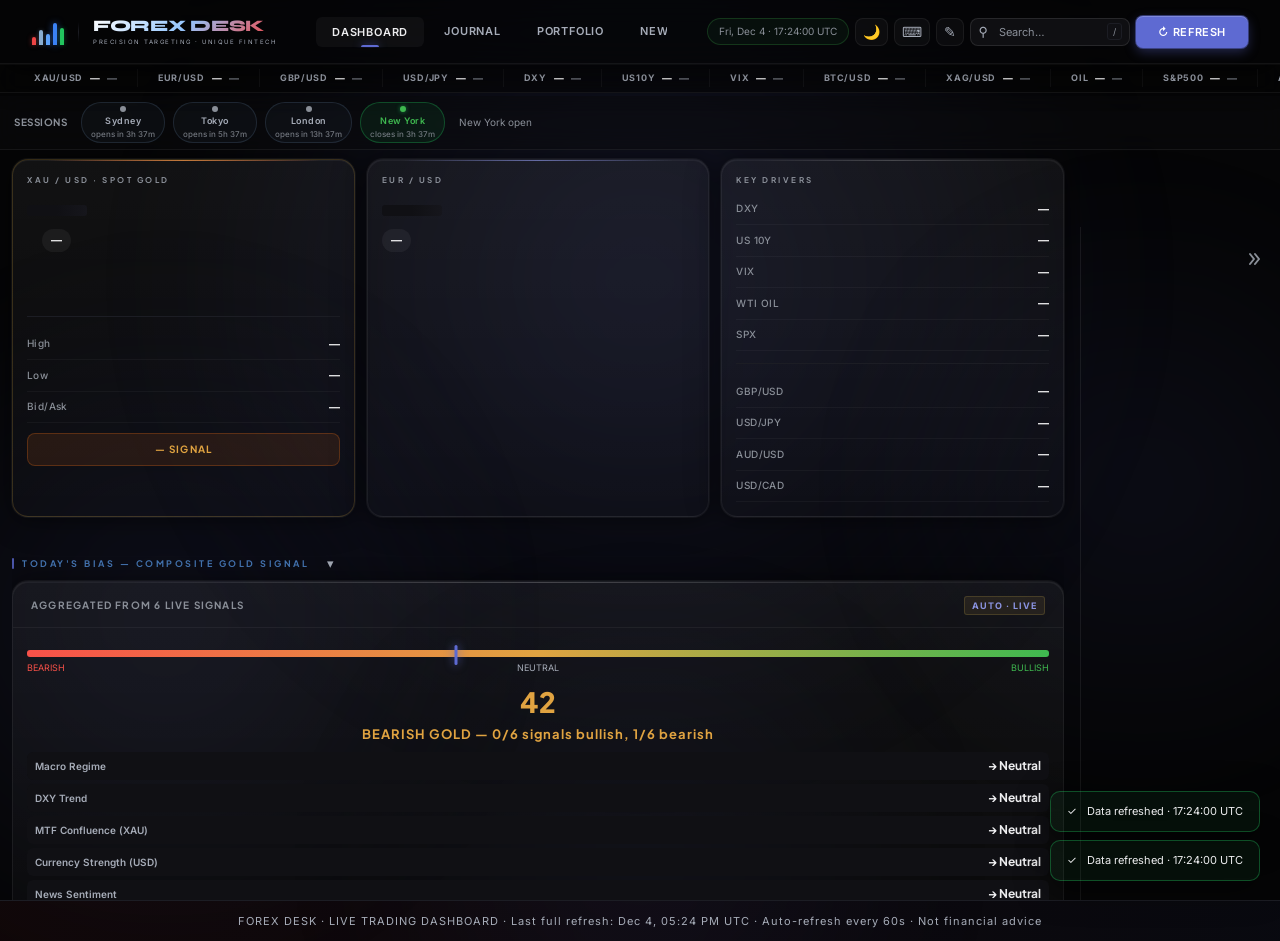
<file: dashboard.html>
<!DOCTYPE html>
<html lang="en">
<head>
<meta charset="UTF-8">
<meta name="viewport" content="width=device-width, initial-scale=1.0">
<title>Forex Desk — Live Trading Dashboard</title>
<meta name="description" content="Live forex trading dashboard with real-time gold, silver, currency pairs, crypto prices, economic calendar, COT report, fear & greed index, portfolio tracker and trade journal.">
<meta property="og:type"        content="website">
<meta property="og:title"       content="Forex Desk — Live Trading Dashboard">
<meta property="og:description" content="Live forex trading dashboard with real-time gold, silver, currency pairs, crypto prices, economic calendar, COT report, fear & greed index, portfolio tracker and trade journal.">
<meta property="og:url"         content="https://hussein-zreik.github.io/gold-trader/dashboard.html">
<meta property="og:image"       content="https://hussein-zreik.github.io/gold-trader/og-image.svg">
<meta name="twitter:card"       content="summary_large_image">
<meta name="twitter:title"      content="Forex Desk — Live Trading Dashboard">
<meta name="twitter:description" content="Live forex trading dashboard with real-time gold, silver, currency pairs, crypto prices, economic calendar, COT report, fear & greed index, portfolio tracker and trade journal.">
<meta name="twitter:image"      content="https://hussein-zreik.github.io/gold-trader/og-image.svg">
<link rel="canonical"           href="https://hussein-zreik.github.io/gold-trader/dashboard.html">
<meta name="theme-color" content="#050506">
<link rel="icon" type="image/svg+xml" href="favicon.svg?v=5">
<link rel="apple-touch-icon" href="favicon.svg?v=5">
<link rel="manifest" href="manifest.json">
<link rel="preconnect" href="https://fonts.googleapis.com">
<link rel="preconnect" href="https://fonts.gstatic.com" crossorigin>
<link rel="preload" as="style" href="https://fonts.googleapis.com/css2?family=Plus+Jakarta+Sans:wght@400;500;600;700;800&family=Inter:wght@300;400;500;600&family=Syne:wght@700;800;900&display=swap">
<link rel="stylesheet" href="https://fonts.googleapis.com/css2?family=Plus+Jakarta+Sans:wght@400;500;600;700;800&family=Inter:wght@300;400;500;600&family=Syne:wght@700;800;900&display=swap" media="print" onload="this.media='all'">
<noscript><link rel="stylesheet" href="https://fonts.googleapis.com/css2?family=Plus+Jakarta+Sans:wght@400;500;600;700;800&family=Inter:wght@300;400;500;600&family=Syne:wght@700;800;900&display=swap"></noscript>
<style>:root{--hdr-bg:linear-gradient(90deg,#050506,#0a0a0c,#050506);--gold:#5E6AD2;--gold-dim:#6872D9;--gold-bright:#8A93E0;--bg:#050506;--bg2:#0a0a0c;--bg3:#101014;--bg4:#16161c;--border:#1c1d24;--border-gold:rgba(94,106,210,0.30);--text:#EDEDEF;--muted:#8A8F98;--muted2:#A6ACB8;--green:#3FB950;--red:#F85149;--orange:#E0A341;--blue:#5E6AD2;--purple:#8B5CF6;--badge-blue:#8A93E0;--badge-purple:#B79DF0;--badge-red:#F87171;--btn-blue-bg:#5E6AD2;--accent-red:#F85149;--accent-blue:#5E6AD2;--mono:'Inter',monospace;--sans:'Inter',system-ui,sans-serif;--heading:'Plus Jakarta Sans','Inter',system-ui,sans-serif}*{margin:0;padding:0;box-sizing:border-box}body,html{background:var(--bg);color:var(--text);font-family:var(--sans);min-height:100vh;font-size:14px;line-height:1.5;-webkit-font-smoothing:antialiased;overflow-x:hidden}@keyframes gradient-shift{0%,100%{background-position:0 50%}50%{background-position:100% 50%}}@keyframes bar-breathe-1{0%,100%{transform:scaleY(1);opacity:.9}50%{transform:scaleY(1.35);opacity:1}}@keyframes bar-breathe-2{0%,100%{transform:scaleY(1);opacity:.85}50%{transform:scaleY(1.5);opacity:1}}@keyframes bar-breathe-3{0%,100%{transform:scaleY(1);opacity:.8}50%{transform:scaleY(1.25);opacity:1}}@keyframes bar-breathe-4{0%,100%{transform:scaleY(1);opacity:1}50%{transform:scaleY(1.6);opacity:1}}@keyframes bar-breathe-5{0%,100%{transform:scaleY(1);opacity:.9}50%{transform:scaleY(1.4);opacity:1}}@keyframes hdr-refresh-glow{0%,100%{box-shadow:none}30%{box-shadow:0 0 0 2px rgba(94,106,210,.6),0 0 20px rgba(94,106,210,.2)}}@keyframes hdr-border-anim{0%,100%{background-position:0 50%}50%{background-position:100% 50%}}.hdr{display:flex;align-items:center;justify-content:space-between;padding:0 32px;background:rgba(5,5,6,.92);backdrop-filter:blur(16px);-webkit-backdrop-filter:blur(16px);border-bottom:1px solid var(--border);height:64px;position:sticky;top:0;z-index:200;gap:40px}.hdr.refreshing{box-shadow:0 0 0 2px rgba(94,106,210,.6),0 0 20px rgba(94,106,210,.2)}.logo{display:flex;align-items:center;gap:9px}.logo-bars{display:flex;align-items:flex-end;gap:3px;height:26px;flex-shrink:0}.logo-bar{border-radius:2px 2px 0 0}.logo-bar.b1{width:4px;height:8px;background:#ef4444;box-shadow:0 0 5px rgba(239,68,68,.5);transform-origin:bottom;animation:2.8s ease-in-out infinite bar-breathe-1}.logo-bar.b2{width:4px;height:15px;background:#8bafd1;box-shadow:0 0 4px rgba(139,175,209,.3);transform-origin:bottom;animation:3.2s ease-in-out .3s infinite bar-breathe-2}.logo-bar.b3{width:4px;height:11px;background:#60a5fa;box-shadow:0 0 5px rgba(96,165,250,.4);transform-origin:bottom;animation:2.6s ease-in-out .6s infinite bar-breathe-3}.logo-bar.b4{width:4px;height:22px;background:#3b82f6;box-shadow:0 0 7px rgba(59,130,246,.6);transform-origin:bottom;animation:3.5s ease-in-out .1s infinite bar-breathe-4}.logo-bar.b5{width:4px;height:17px;background:#22c55e;box-shadow:0 0 5px rgba(34,197,94,.4);transform-origin:bottom;animation:3s ease-in-out .5s infinite bar-breathe-5}.logo-divider{width:1px;height:20px;background:linear-gradient(180deg,transparent,#1c1d24,transparent);margin:0 4px}.logo-name{font-size:16px;font-weight:800;letter-spacing:-.3px;font-family:Syne,'Plus Jakarta Sans',sans-serif;background:linear-gradient(135deg,#fff 0,#93c5fd 50%,#ef4444 100%);-webkit-background-clip:text;-webkit-text-fill-color:transparent;background-clip:text;line-height:1}.logo-sub{font-size:6px;color:var(--muted2);letter-spacing:1.5px;font-family:var(--mono);margin-top:3px;text-transform:uppercase}.hdr-right{display:flex;align-items:center;gap:8px;flex-shrink:0}.live-pill{display:flex;align-items:center;gap:5px;font-size:9px;font-family:var(--heading);color:var(--green);background:rgba(34,197,94,.08);padding:4px 9px;border-radius:20px;border:1px solid rgba(34,197,94,.2)}.ldot{width:6px;height:6px;background:var(--green);border-radius:50%;animation:1.4s infinite blink;flex-shrink:0}@keyframes blink{0%,100%{opacity:1}50%{opacity:.15}}.hdr-time{font-family:var(--mono);font-size:10px;color:var(--muted2)}.hdr-gold{display:flex;align-items:center;gap:8px;padding:5px 12px;background:rgba(239,68,68,.06);border:1px solid rgba(239,68,68,.2);border-radius:8px;cursor:pointer;transition:border-color .2s}.hdr-gold:hover{border-color:rgba(239,68,68,.4)}.hdr-gold-sym{font-family:var(--mono);font-size:9px;color:var(--muted2);letter-spacing:1px}.hdr-gold-price{font-family:var(--heading);font-size:14px;font-weight:800;color:#fff;line-height:1}.hdr-gold-chg{font-family:var(--mono);font-size:10px}.market-status{display:flex;align-items:center;gap:5px;font-family:var(--heading);font-size:9px;font-weight:700;padding:4px 10px;border-radius:20px;letter-spacing:.5px;white-space:nowrap}.market-open{background:rgba(34,197,94,.1);color:var(--green);border:1px solid rgba(34,197,94,.25)}.market-open .ms-dot{background:var(--green);box-shadow:0 0 5px rgba(34,197,94,.7)}.market-pre{background:rgba(249,115,22,.1);color:var(--orange);border:1px solid rgba(249,115,22,.25)}.market-pre .ms-dot{background:var(--orange)}.market-closed{background:rgba(107,140,174,.08);color:var(--muted2);border:1px solid rgba(107,140,174,.2)}.market-closed .ms-dot{background:var(--muted)}.market-weekend{background:rgba(168,85,247,.08);color:var(--purple);border:1px solid rgba(168,85,247,.2)}.market-weekend .ms-dot{background:var(--purple)}.ms-dot{width:6px;height:6px;border-radius:50%;flex-shrink:0}.hdr-signal{font-family:var(--heading);font-size:9px;font-weight:800;padding:4px 10px;border-radius:20px;letter-spacing:.5px;cursor:pointer;white-space:nowrap}.hdr-sig-bull{background:rgba(34,197,94,.1);color:var(--green);border:1px solid rgba(34,197,94,.3)}.hdr-sig-bear{background:rgba(239,68,68,.1);color:var(--red);border:1px solid rgba(239,68,68,.3)}.hdr-sig-flat{background:rgba(107,140,174,.08);color:var(--muted2);border:1px solid var(--border)}.ref-btn{background:var(--bg4);border:1px solid var(--border-gold);color:var(--gold);padding:5px 10px;border-radius:6px;font-family:var(--mono);font-size:9px;cursor:pointer;letter-spacing:1px}.ref-btn:active{background:var(--gold);color:#000}.wrap{padding:16px 20px;display:flex;flex-direction:column;gap:16px}.sec-lbl{font-family:var(--heading);font-size:11px;font-weight:700;letter-spacing:.5px;color:var(--gold-dim);text-transform:uppercase;padding:0 2px 8px;white-space:nowrap;overflow:hidden;text-overflow:ellipsis;display:block}.row2{display:grid;grid-template-columns:repeat(2,minmax(0,1fr));gap:12px}.row4{display:grid;grid-template-columns:repeat(4,minmax(0,1fr));gap:10px}.row3{display:grid;grid-template-columns:repeat(3,minmax(0,1fr));gap:12px}.card{background:var(--bg2);border:1px solid var(--border);border-radius:11px;overflow:visible}.ch{display:flex;align-items:center;justify-content:space-between;padding:11px 14px;border-bottom:1px solid var(--border);background:var(--bg3);gap:10px;flex-wrap:wrap;min-width:0}.ct{font-size:12px;font-weight:700;letter-spacing:.3px;color:var(--gold);font-family:var(--heading);white-space:nowrap;overflow:hidden;text-overflow:ellipsis;min-width:0}.badge{font-family:var(--sans);font-size:10px;font-weight:600;padding:3px 8px;border-radius:4px;letter-spacing:.3px;white-space:nowrap}.b-live{background:rgba(34,197,94,.1);color:var(--green);border:1px solid rgba(34,197,94,.2)}.b-warn{background:rgba(239,68,68,.1);color:var(--badge-red);border:1px solid rgba(239,68,68,.2)}.b-blue{background:rgba(94,106,210,.1);color:var(--badge-blue);border:1px solid rgba(94,106,210,.2)}.b-gold{background:rgba(201,168,76,.1);color:var(--badge-blue);border:1px solid rgba(201,168,76,.2)}.b-purple{background:rgba(168,85,247,.1);color:var(--badge-purple);border:1px solid rgba(168,85,247,.2)}.gold-hero{background:linear-gradient(135deg,#050506,#0a0e1a,#050506);border:1px solid rgba(239,68,68,.35);border-radius:11px;padding:16px}.eu-hero{background:linear-gradient(135deg,#050506,#071020,#050506);border:1px solid rgba(94,106,210,.4);border-radius:11px;padding:16px}.gh-label{font-family:var(--mono);font-size:11px;color:var(--gold-dim);letter-spacing:2px;margin-bottom:7px}.gh-price{font-size:38px;font-weight:800;color:var(--gold-bright);line-height:1;letter-spacing:.5px;font-family:var(--heading)}.gh-change{font-family:var(--mono);font-size:11px;margin-top:5px}.gh-ba{font-family:var(--mono);font-size:11px;color:var(--muted2);margin-top:4px}.gh-stats{display:grid;grid-template-columns:1fr 1fr;gap:6px;margin-top:11px}.gs{background:rgba(255,255,255,.025);border:1px solid var(--border);border-radius:6px;padding:6px 9px}.gs-l{font-family:var(--mono);font-size:10px;color:var(--muted2);letter-spacing:1px}.gs-v{font-family:var(--mono);font-size:11px;color:var(--text);margin-top:2px}.gh-updated{font-family:var(--mono);font-size:10px;color:var(--muted);margin-top:8px}.sig-card{background:var(--bg2);border:1px solid var(--border);border-radius:11px;padding:14px;display:flex;flex-direction:column;align-items:center;gap:10px}.sig-ring{width:72px;height:72px;border-radius:50%;border:2px solid var(--orange);display:flex;align-items:center;justify-content:center;flex-direction:column;transition:.5s}.sig-ring.bull{border-color:var(--green);box-shadow:0 0 16px rgba(34,197,94,.25)}.sig-ring.bear{border-color:var(--red);box-shadow:0 0 16px rgba(239,68,68,.25)}.sig-ring.mix{border-color:var(--orange)}.sig-txt{font-family:var(--heading);font-size:14px;font-weight:800;letter-spacing:.5px}.sig-lbl{font-family:var(--sans);font-size:10px;color:var(--muted2)}.drvs{width:100%;display:flex;flex-direction:column;gap:5px}.drv{display:flex;justify-content:space-between;align-items:center;gap:8px}.drv-n{font-family:var(--sans);font-size:11px;color:var(--muted2);flex-shrink:0}.drv-v{font-family:var(--mono);font-size:9px;text-align:right}.sig-note{font-family:var(--sans);font-size:10px;color:var(--muted2);text-align:center;line-height:1.5}.sig-ts{font-family:var(--mono);font-size:10px;color:var(--muted);text-align:center}.mc{background:var(--bg2);border:1px solid var(--border);border-radius:10px;padding:14px 13px 12px;position:relative;overflow:visible;min-width:0;box-sizing:border-box}.mc::after{content:'';position:absolute;bottom:0;left:0;right:0;height:2px;overflow:hidden}.mc:hover{border-color:rgba(94,106,210,.4);box-shadow:0 0 0 1px rgba(94,106,210,.1),0 2px 12px rgba(0,0,0,.25);transition:border-color .2s,box-shadow .2s}.mc-dxy::after{background:linear-gradient(90deg,transparent,var(--blue),transparent)}.mc-tnx::after{background:linear-gradient(90deg,transparent,var(--orange),transparent)}.mc-vix::after{background:linear-gradient(90deg,transparent,var(--red),transparent)}.mc-sil::after{background:linear-gradient(90deg,transparent,silver,transparent)}.mc-oil::after{background:linear-gradient(90deg,transparent,#8b4513,transparent)}.mc-btc::after{background:linear-gradient(90deg,transparent,var(--orange),transparent)}.mc-n{font-family:var(--heading);font-size:11px;font-weight:700;color:var(--muted2);letter-spacing:.3px;margin-bottom:6px;white-space:nowrap;overflow:hidden;text-overflow:ellipsis}.mc-full{font-size:11px;font-family:var(--sans);color:var(--muted2);margin-bottom:6px;white-space:nowrap;overflow:hidden;text-overflow:ellipsis}.mc-p{font-family:var(--heading);font-size:19px;font-weight:700;color:var(--text);margin:2px 0 4px;white-space:nowrap;overflow:hidden;text-overflow:ellipsis}.mc-c{font-family:var(--sans);font-size:11px;font-weight:500}.mc-note{font-size:10px;font-family:var(--sans);color:var(--muted2);margin-top:6px;padding:4px 8px;background:rgba(255,255,255,.02);border-radius:4px;border-left:2px solid var(--border);word-break:break-word;overflow-wrap:break-word;line-height:1.4}.mc-ts{font-family:var(--sans);font-size:9px;color:var(--muted);margin-top:5px;white-space:nowrap;overflow:hidden;text-overflow:ellipsis}.mc-impact{font-family:var(--mono);font-size:10px;margin-top:5px;padding:2px 6px;border-radius:3px;display:inline-block}.cal-item{display:grid;grid-template-columns:52px 10px 1fr 30px;gap:8px;align-items:center;padding:8px 13px;border-bottom:1px solid var(--border);transition:background .1s}.cal-item:hover{background:rgba(255,255,255,.01)}.cal-item:last-child{border-bottom:none}.ct2{font-family:var(--mono);font-size:10px;color:var(--muted2)}.dot{width:7px;height:7px;border-radius:50%;flex-shrink:0}.dot-r{background:var(--red);box-shadow:0 0 4px rgba(239,68,68,.6)}.dot-o{background:var(--orange)}.dot-y{background:#eab308}.cn{font-family:var(--sans);font-size:12px;font-weight:600;color:var(--text)}.cs{font-family:var(--sans);font-size:10px;color:var(--muted2);margin-top:3px;line-height:1.4}.cff a{font-family:var(--mono);font-size:10px;color:var(--gold-dim);text-decoration:none}.news-item{padding:10px 13px;border-bottom:1px solid var(--border);display:flex;gap:9px;cursor:pointer;transition:background .1s}.news-item:hover{background:rgba(255,255,255,.015)}.news-item:last-child{border-bottom:none}.ndot{width:5px;height:5px;border-radius:50%;margin-top:4px;flex-shrink:0}.ntitle{font-size:10px;color:var(--text);line-height:1.5;margin-bottom:3px}.nmeta{font-family:var(--mono);font-size:10px;color:var(--muted2);display:flex;gap:7px;flex-wrap:wrap}.nsrc{color:var(--gold-dim)}.cot-grid{display:grid;grid-template-columns:1fr 1fr 1fr;gap:8px;padding:12px}.cot-item{background:var(--bg3);border:1px solid var(--border);border-radius:8px;padding:10px}.cot-label{font-family:var(--mono);font-size:10px;color:var(--muted2);letter-spacing:1px;margin-bottom:5px}.cot-val{font-family:var(--mono);font-size:16px;color:var(--text);font-weight:700}.cot-bar-bg{height:4px;background:var(--border);border-radius:2px;overflow:hidden;margin-top:6px}.cot-bar{height:100%;border-radius:2px;transition:width 1s}.cot-change{font-family:var(--mono);font-size:9px;margin-top:4px}.cot-ts{font-family:var(--sans);font-size:10px;color:var(--muted2);padding:10px 14px;border-top:1px solid var(--border);line-height:1.5}.lnk-grid{display:grid;grid-template-columns:1fr 1fr;gap:8px;padding:12px}.lnk-group{background:var(--bg3);border:1px solid var(--border);border-radius:8px;padding:10px}.lg-title{font-family:var(--mono);font-size:10px;letter-spacing:1px;color:var(--gold-dim);margin-bottom:7px;padding-bottom:5px;border-bottom:1px solid var(--border)}.lnk{display:flex;align-items:center;justify-content:space-between;padding:10px 4px;border-bottom:1px solid rgba(255,255,255,.03);text-decoration:none;min-height:44px}.lnk:last-child{border-bottom:none}.ln{font-size:10px;color:var(--text)}.lt{font-family:var(--mono);font-size:10px;padding:2px 5px;border-radius:3px}.tl{background:rgba(34,197,94,.1);color:var(--green)}.tn{background:rgba(94,106,210,.1);color:var(--blue)}.tg{background:rgba(201,168,76,.1);color:var(--gold)}.tx{background:rgba(239,68,68,.08);color:var(--red)}.chart-wrap{border-radius:11px;overflow:hidden;border:1px solid var(--border-gold);background:var(--bg2)}.chart-fallback{padding:14px;text-align:center;display:flex;flex-direction:column;gap:10px;align-items:center}.chart-btn{display:inline-flex;align-items:center;gap:6px;padding:9px 18px;border-radius:8px;font-weight:700;font-size:11px;text-decoration:none;letter-spacing:1px}.up{color:var(--green)}.dn{color:var(--red)}.ld{display:inline-block;width:60px;height:11px;background:linear-gradient(90deg,var(--bg3) 25%,var(--bg4) 50%,var(--bg3) 75%);background-size:200% 100%;animation:1.5s infinite shim;border-radius:3px;vertical-align:middle}@keyframes shim{0%{background-position:200% 0}100%{background-position:-200% 0}}.tv-embed{width:100%;border:none;display:block}.chart-controls{display:flex;gap:8px;margin-bottom:-4px;flex-wrap:wrap}.chart-controls select{background:var(--bg3);color:var(--text);border:1px solid var(--border-gold);border-radius:7px;padding:7px 10px;font-family:var(--mono);font-size:11px;cursor:pointer;flex:1;min-width:120px}.chart-controls select:focus{border-color:var(--blue)}.widget{position:relative;transition:opacity .2s,transform .2s;min-width:0;width:100%;box-sizing:border-box;content-visibility:auto;contain-intrinsic-size:0 420px}.widget.dragging{opacity:.4}.widget.drag-over{outline:2px dashed var(--blue);outline-offset:4px;border-radius:12px}.w-handle{display:none;position:absolute;top:-10px;right:10px;z-index:50;gap:1px;background:var(--bg3);border:1px solid var(--border);border-radius:9px;padding:2px;box-shadow:0 2px 6px rgba(0,0,0,.18)}.edit-mode .w-handle{display:flex}.edit-mode .widget{outline:1px dashed var(--border-gold);outline-offset:3px;border-radius:12px;cursor:grab}.edit-mode .widget:active{cursor:grabbing}.w-btn{width:40px;height:40px;border-radius:7px;border:none;background:0 0;color:var(--muted2);font-size:13px;display:flex;align-items:center;justify-content:center;cursor:pointer;line-height:1;transition:background .15s,color .15s}.w-btn:active{background:var(--bg4)}.w-btn.w-down:active,.w-btn.w-up:active{color:var(--blue)}.w-btn.w-remove:active{color:var(--red)}.edit-bar{display:flex;align-items:center;gap:8px;flex-wrap:wrap;background:var(--bg2);border:1px solid var(--border-gold);border-radius:10px;padding:10px 12px;margin-bottom:4px}.edit-bar-title{font-family:var(--heading);font-size:11px;font-weight:700;color:var(--blue);letter-spacing:.3px}.eb-btn{background:var(--bg4);border:1px solid var(--border-gold);color:var(--text);padding:6px 12px;border-radius:7px;font-family:var(--mono);font-size:10px;cursor:pointer;letter-spacing:1px}.eb-btn.primary{background:var(--blue);color:#fff;border-color:var(--blue)}.eb-btn.danger{color:var(--red);border-color:rgba(239,68,68,.4)}.edit-toggle{background:var(--bg4);border:1px solid var(--border-gold);color:var(--blue);padding:5px 10px;border-radius:6px;font-family:var(--mono);font-size:9px;cursor:pointer;letter-spacing:1px}.edit-toggle.active{background:var(--blue);color:#fff}.add-menu{background:var(--bg2);border:1px solid var(--border-gold);border-radius:10px;padding:10px;margin-bottom:4px;display:none}.add-menu.show{display:block}.add-menu-title{font-family:var(--mono);font-size:11px;color:var(--muted2);letter-spacing:1px;margin-bottom:8px}.add-item{display:flex;align-items:center;justify-content:space-between;padding:7px 10px;border:1px solid var(--border);border-radius:7px;margin-bottom:6px;background:var(--bg3)}.add-item-name{font-size:12px;color:var(--text)}.add-item-btn{background:var(--blue);color:#fff;border:none;padding:4px 12px;border-radius:5px;font-family:var(--mono);font-size:10px;cursor:pointer}.widget.hidden-widget{display:none!important}.widget-resize{display:none;position:absolute;bottom:0;right:0;width:18px;height:18px;cursor:se-resize;z-index:60;background:linear-gradient(135deg,transparent 50%,var(--blue) 50%);border-bottom-right-radius:11px;opacity:.5}.edit-mode .widget-resize{display:block}.crypto-grid{display:grid;grid-template-columns:repeat(auto-fill,minmax(140px,1fr));gap:8px;padding:12px}.crypto-card{background:var(--bg3);border:1px solid var(--border);border-radius:9px;padding:10px;position:relative;overflow:visible;min-width:0;transition:border-color .2s}.crypto-card:hover{border-color:var(--border-gold)}.crypto-card::after{content:'';position:absolute;bottom:0;left:0;right:0;height:2px}.cc-btc::after{background:linear-gradient(90deg,transparent,#f7931a,transparent)}.cc-eth::after{background:linear-gradient(90deg,transparent,#627eea,transparent)}.cc-sol::after{background:linear-gradient(90deg,transparent,#9945ff,transparent)}.cc-xrp::after{background:linear-gradient(90deg,transparent,#00aae4,transparent)}.cc-bnb::after{background:linear-gradient(90deg,transparent,#f3ba2f,transparent)}.cc-doge::after{background:linear-gradient(90deg,transparent,#c2a633,transparent)}.cc-ada::after{background:linear-gradient(90deg,transparent,#0033ad,transparent)}.cc-avax::after{background:linear-gradient(90deg,transparent,#e84142,transparent)}.crypto-sym{font-family:var(--sans);font-weight:600;white-space:nowrap;overflow:hidden;text-overflow:ellipsis;font-size:10px;letter-spacing:.5px;color:var(--muted2);margin-bottom:4px}.crypto-name{font-family:var(--sans);font-size:11px;color:var(--muted2);margin-bottom:5px}.crypto-price{font-family:var(--heading);font-size:15px;font-weight:700;color:var(--text);margin:3px 0}.crypto-chg{font-family:var(--sans);font-size:11px;font-weight:500}.crypto-ts{font-family:var(--mono);font-size:10px;color:var(--muted);margin-top:4px}.fg-wrap{padding:16px}.fg-gauge{position:relative;width:180px;height:95px;margin:0 auto 10px}.fg-arc{width:180px;height:180px;border-radius:50%;position:absolute;top:0;left:0;clip-path:inset(0 0 50% 0)}.fg-needle-wrap{position:absolute;bottom:0;left:50%;transform-origin:bottom center}.fg-needle{width:2px;height:80px;background:linear-gradient(to top,var(--red),#fff);margin-left:-1px;border-radius:2px}.fg-center{position:absolute;bottom:0;left:50%;transform:translateX(-50%);width:14px;height:14px;background:var(--bg3);border:2px solid var(--border-gold);border-radius:50%}.fg-score{font-family:var(--heading);font-size:38px;font-weight:800;text-align:center;line-height:1}.fg-label{font-family:var(--heading);font-size:13px;font-weight:700;text-align:center;letter-spacing:.5px;margin-top:4px}.fg-desc{font-family:var(--sans);font-size:10px;color:var(--muted2);text-align:center;line-height:1.6;margin-top:8px}.fg-history{display:flex;justify-content:space-around;margin-top:10px;gap:8px}.fg-hist-item{text-align:center;flex:1;background:var(--bg3);border:1px solid var(--border);border-radius:6px;padding:5px}.fg-hist-l{font-family:var(--sans);font-size:9px;font-weight:600;color:var(--muted2);letter-spacing:.3px}.fg-hist-v{font-family:var(--heading);font-size:13px;font-weight:700;margin-top:3px}.fg-bar-row{display:flex;align-items:center;gap:8px;font-family:var(--mono);font-size:10px;padding:3px 0}.fg-bars{padding:0 14px 10px}.portfolio-wrap{padding:14px}.port-summary{display:grid;grid-template-columns:repeat(4,1fr);gap:10px;margin-bottom:14px}.port-stat{background:var(--bg3);border:1px solid var(--border);border-radius:8px;padding:9px}.port-stat-l{font-family:var(--sans);font-size:10px;font-weight:500;color:var(--muted2);letter-spacing:.3px}.port-stat-v{font-family:var(--heading);font-size:17px;font-weight:700;margin-top:4px}.port-table{width:100%;border-collapse:collapse}.port-table th{font-family:var(--sans);font-size:10px;font-weight:600;color:var(--muted2);letter-spacing:.3px;padding:8px 10px;border-bottom:1px solid var(--border);text-align:left}.port-table td{font-family:var(--sans);font-size:11px;padding:9px 10px;border-bottom:1px solid rgba(255,255,255,.03)}.port-table tr:last-child td{border-bottom:none}.port-table tr:hover td{background:rgba(255,255,255,.012)}.port-add-row{display:flex;gap:6px;margin-top:10px;flex-wrap:wrap}.port-input{background:var(--bg3);border:1px solid var(--border-gold);color:var(--text);padding:7px 10px;border-radius:7px;font-family:var(--sans);font-size:11px;flex:1;min-width:80px}.port-input:focus{border-color:var(--blue)}.port-btn{background:var(--blue);color:#fff;border:none;padding:6px 14px;border-radius:7px;font-family:var(--mono);font-size:10px;cursor:pointer;white-space:nowrap}.port-btn.danger{background:0 0;color:var(--red);border:1px solid rgba(239,68,68,.3)}.port-empty{text-align:center;padding:20px;font-family:var(--mono);font-size:10px;color:var(--muted2)}.journal-wrap{padding:14px}.journal-controls{display:flex;gap:8px;margin-bottom:10px;flex-wrap:wrap}.journal-input{background:var(--bg3);border:1px solid var(--border-gold);color:var(--text);padding:7px 10px;border-radius:7px;font-family:var(--sans);font-size:11px;transition:border-color .2s}.journal-input:focus{border-color:var(--blue)}.journal-textarea{width:100%;background:var(--bg3);border:1px solid var(--border-gold);color:var(--text);padding:10px;border-radius:8px;font-family:var(--sans);font-size:12px;line-height:1.5;resize:vertical;min-height:80px;margin-bottom:8px}.journal-textarea:focus{border-color:var(--blue)}.journal-btn{background:var(--blue);color:#fff;border:none;padding:7px 16px;border-radius:7px;font-family:var(--mono);font-size:10px;cursor:pointer;letter-spacing:1px;white-space:nowrap}.journal-btn.sec{background:0 0;border:1px solid var(--border-gold);color:var(--text)}.journal-btn.del{background:0 0;border:1px solid rgba(239,68,68,.3);color:var(--red)}.journal-list{display:flex;flex-direction:column;gap:8px;max-height:400px;overflow-y:auto}.journal-entry{background:var(--bg3);border:1px solid var(--border);border-radius:9px;padding:12px;position:relative}.journal-entry:hover{border-color:var(--border-gold)}.je-meta{display:flex;gap:8px;align-items:center;flex-wrap:wrap;margin-bottom:7px}.je-pair{font-family:var(--heading);font-size:11px;font-weight:700;color:var(--blue)}.je-dir{font-family:var(--mono);font-size:9px;padding:2px 8px;border-radius:4px}.je-dir.buy{background:rgba(34,197,94,.15);color:var(--green);border:1px solid rgba(34,197,94,.3)}.je-dir.sell{background:rgba(239,68,68,.15);color:var(--red);border:1px solid rgba(239,68,68,.3)}.je-outcome{font-family:var(--mono);font-size:9px;padding:2px 8px;border-radius:4px}.je-outcome.win{background:rgba(34,197,94,.1);color:var(--green)}.je-outcome.loss{background:rgba(239,68,68,.1);color:var(--red)}.je-outcome.open{background:rgba(249,115,22,.1);color:var(--orange)}.je-date{font-family:var(--mono);font-size:10px;color:var(--muted2);margin-left:auto}.je-note{font-family:var(--sans);font-size:12px;color:var(--text);line-height:1.6;word-break:break-word}.je-pnl{font-family:var(--mono);font-size:11px;margin-top:5px}.je-del{position:absolute;top:10px;right:10px;background:0 0;border:none;color:var(--muted2);cursor:pointer;font-size:14px;line-height:1;padding:2px 5px;border-radius:4px}.je-del:hover{color:var(--red)}.journal-stats{display:grid;grid-template-columns:repeat(4,1fr);gap:8px;margin-bottom:12px}.jstat{background:var(--bg3);border:1px solid var(--border);border-radius:8px;padding:8px}.jstat-l{font-family:var(--sans);font-size:10px;font-weight:500;color:var(--muted2);letter-spacing:.3px}.jstat-v{font-family:var(--heading);font-size:16px;font-weight:700;margin-top:4px}.journal-filter{display:flex;gap:6px;flex-wrap:wrap;margin-bottom:10px}.jfilter-btn{background:var(--bg3);border:1px solid var(--border);color:var(--muted2);padding:5px 12px;border-radius:20px;font-family:var(--sans);font-size:11px;font-weight:500;cursor:pointer}.jfilter-btn.active{background:var(--btn-blue-bg);color:#fff;border-color:var(--btn-blue-bg)}.mistake-chip{background:var(--bg3);border:1px solid var(--border);color:var(--muted2);padding:4px 10px;border-radius:14px;font-family:var(--sans);font-size:10px;font-weight:500;cursor:pointer}.mistake-chip.active{background:rgba(239,68,68,.15);color:var(--red);border-color:rgba(239,68,68,.3)}@media(max-width:600px){.row4{grid-template-columns:1fr 1fr}.row2,.row3{grid-template-columns:1fr}.cot-grid{grid-template-columns:1fr 1fr}.lnk-grid{grid-template-columns:1fr}.gh-price{font-size:30px}.crypto-grid,.journal-stats,.port-summary{grid-template-columns:1fr 1fr}.fg-history{flex-direction:column}.calc-results{grid-template-columns:1fr 1fr}.mtf-grid{grid-template-columns:repeat(3,1fr)}.alert-form{grid-template-columns:1fr 1fr}}.ticker-bar{position:sticky;top:64px;z-index:190;background:var(--bg);border-bottom:1px solid var(--border);padding:5px 14px;overflow:hidden;display:flex;align-items:center;gap:0}.ticker-inner{display:flex;gap:0;animation:60s linear infinite ticker-scroll;white-space:nowrap}.ticker-inner:hover{animation-play-state:paused}.ticker-item{display:inline-flex;align-items:center;gap:6px;padding:0 20px;border-right:1px solid var(--border);font-family:var(--sans);font-size:11px;font-weight:500;white-space:nowrap}.ticker-sym{font-family:var(--sans);color:var(--muted2);font-size:9px;font-weight:600;letter-spacing:.5px}.ticker-price{font-family:var(--heading);color:var(--text);font-weight:700;font-size:12px}@keyframes ticker-scroll{0%{transform:translateX(0)}100%{transform:translateX(-50%)}}.sessions-bar{position:sticky;top:96px;z-index:189;display:flex;align-items:center;gap:8px;padding:6px 14px;background:var(--bg2);border-bottom:1px solid var(--border);flex-wrap:wrap}.sess-label{font-family:var(--heading);font-size:10px;font-weight:700;color:var(--muted);letter-spacing:.5px;margin-right:6px}.sess-pill{font-family:var(--sans);font-size:10px;font-weight:500;padding:3px 10px;border-radius:20px;border:1px solid;display:flex;align-items:center;gap:5px}.sess-dot{width:6px;height:6px;border-radius:50%;flex-shrink:0}.sess-open{background:rgba(34,197,94,.08);border-color:rgba(34,197,94,.3);color:var(--green)}.sess-open .sess-dot{background:var(--green);box-shadow:0 0 4px rgba(34,197,94,.6)}.sess-closed{background:rgba(107,140,174,.06);border-color:rgba(107,140,174,.2);color:var(--muted2)}.sess-closed .sess-dot{background:var(--muted)}.sess-note{font-family:var(--sans);font-size:10px;color:var(--muted);margin-left:6px}.dashboard-layout{display:grid;grid-template-columns:1fr 200px;gap:16px;align-items:start}.sidebar{position:sticky;top:80px;max-height:calc(100vh - 84px);overflow-y:auto;display:flex;flex-direction:column;gap:8px;scrollbar-width:thin;scrollbar-color:var(--muted) transparent;padding-right:4px}.sidebar::-webkit-scrollbar{width:4px}.sidebar::-webkit-scrollbar-track{background:0 0}.sidebar::-webkit-scrollbar-thumb{background:var(--border);border-radius:4px}.sidebar::-webkit-scrollbar-thumb:hover{background:var(--muted)}.sb-card{background:var(--bg2);border:1px solid var(--border);border-radius:10px;overflow:visible;transition:border-color .2s,box-shadow .2s;position:relative}.sb-card-gold::after{content:'';position:absolute;top:0;left:10%;right:10%;height:1px;background:linear-gradient(90deg,transparent,rgba(239,68,68,.6),transparent);border-radius:2px}.sb-card-blue::after{content:'';position:absolute;top:0;left:10%;right:10%;height:1px;background:linear-gradient(90deg,transparent,rgba(94,106,210,.6),transparent);border-radius:2px}.sb-hdr{padding:10px 12px;background:var(--bg3);border-bottom:1px solid var(--border);font-family:var(--heading);font-size:10px;font-weight:700;letter-spacing:.5px;color:var(--gold-dim)}.sb-body{padding:14px 12px}.sb-price-main{font-family:var(--heading);font-size:26px;font-weight:800;color:var(--gold-bright);line-height:1.1;letter-spacing:-.3px}.sb-price-sub{font-family:var(--mono);font-size:11px;color:var(--muted2);margin-top:3px;margin-bottom:2px}.sb-chg{font-family:var(--sans);font-size:11px;font-weight:500;margin-top:5px;margin-bottom:2px}.sb-divider{height:1px;background:var(--border);margin:12px 0}.sb-row{display:flex;justify-content:space-between;align-items:center;padding:6px 0;border-bottom:1px solid rgba(255,255,255,.03)}.sb-row-label{font-family:var(--sans);font-size:10px;font-weight:500;color:var(--muted)}.sb-row-val{font-family:var(--heading);font-size:12px;font-weight:600;color:var(--text);white-space:nowrap;overflow:hidden;text-overflow:ellipsis}.sb-signal{width:100%;padding:8px;border-radius:8px;text-align:center;font-family:var(--heading);font-size:11px;font-weight:700;letter-spacing:.5px;margin-top:10px}.sb-signal.bull{background:rgba(34,197,94,.12);color:var(--green);border:1px solid rgba(34,197,94,.3)}.sb-signal.bear{background:rgba(239,68,68,.12);color:var(--red);border:1px solid rgba(239,68,68,.3)}.sb-signal.mix{background:rgba(249,115,22,.1);color:var(--orange);border:1px solid rgba(249,115,22,.25)}.main-col{display:flex;flex-direction:column;gap:12px;min-width:0}.mc-spark{width:100%;height:30px;margin-top:5px;display:block}.widget-hdr{display:flex;align-items:center;justify-content:space-between;cursor:pointer;user-select:none;padding:2px 0 6px}.widget-hdr:hover .collapse-btn{color:var(--text)}.collapse-btn{font-size:14px;color:var(--muted2);transition:transform .25s;background:0 0;border:none;cursor:pointer;padding:0 2px;line-height:1}.widget-body{transition:none}.widget-body.collapsed{display:none}.collapse-btn.collapsed{transform:rotate(-90deg)}.widget.w-collapsed>:not(.w-handle):not(.sec-lbl):not(.widget-hdr):not(.tab-bar):not(.tab-pane){display:none!important}.tab-bar{display:flex;gap:0;border-bottom:1px solid var(--border);background:var(--bg3);overflow-x:auto;scrollbar-width:none}.widget.card{border-radius:11px}.tab-bar::-webkit-scrollbar{display:none}.tab-btn{font-family:var(--heading);font-size:11px;font-weight:600;letter-spacing:.3px;padding:10px 16px;border:none;border-bottom:2px solid transparent;background:0 0;color:var(--muted2);cursor:pointer;white-space:nowrap;transition:color .15s,border-color .15s}.tab-btn:hover{color:var(--text)}.tab-btn.active{color:var(--gold);border-bottom-color:var(--gold)}.tab-pane{display:none;min-height:0}.tab-pane.active{display:block;min-height:100px}.skip-link{position:absolute;top:-100px;left:8px;background:var(--blue);color:#fff;padding:10px 18px;border-radius:0 0 8px 8px;font-family:var(--mono);font-size:12px;font-weight:700;letter-spacing:1px;text-decoration:none;z-index:9999;transition:top .15s}.skip-link:focus{top:0}@media(max-width:780px){.dashboard-layout{grid-template-columns:1fr}.sidebar{position:static;max-height:none}.ticker-bar{top:53px}.sessions-bar{top:85px}.row3,.row4{grid-template-columns:repeat(2,minmax(0,1fr))}}:focus-visible{outline:#8A93E0 solid 2px;outline-offset:3px;border-radius:4px}button:focus-visible{outline:#8A93E0 solid 2px;outline-offset:3px;box-shadow:0 0 0 4px rgba(96,165,250,.25);border-radius:6px}a:focus-visible{outline:#8A93E0 solid 2px;outline-offset:3px;border-radius:3px}input:focus-visible,select:focus-visible,textarea:focus-visible{outline:#8A93E0 solid 2px;outline-offset:2px;border-color:#8A93E0}.calc-grid{display:grid;grid-template-columns:1fr 1fr;gap:10px;padding:14px}.calc-field{display:flex;flex-direction:column;gap:5px}.calc-label{font-family:var(--sans);font-size:10px;font-weight:600;color:var(--muted2);letter-spacing:.3px}.calc-input{background:var(--bg3);border:1px solid var(--border-gold);color:var(--text);padding:8px 10px;border-radius:7px;font-family:var(--heading);font-size:14px;font-weight:600;width:100%;transition:border-color .2s}.calc-input:focus{border-color:var(--blue);outline:0}.calc-results{display:grid;grid-template-columns:repeat(4,1fr);gap:8px;padding:0 14px 14px}.calc-res{background:var(--bg3);border:1px solid var(--border);border-radius:8px;padding:10px 12px;text-align:center}.calc-res-l{font-family:var(--sans);font-size:9px;font-weight:600;color:var(--muted2);letter-spacing:.5px;text-transform:uppercase}.calc-res-v{font-family:var(--heading);font-size:16px;font-weight:700;color:var(--text);margin-top:4px}.calc-res-v.pos{color:var(--green)}.calc-res-v.neg{color:var(--red)}.countdown-wrap{padding:14px;display:flex;flex-direction:column;gap:10px}.evt-next{display:flex;align-items:center;justify-content:space-between;background:var(--bg3);border:1px solid var(--border-gold);border-radius:10px;padding:12px 16px;flex-wrap:wrap;gap:10px}.evt-name{font-family:var(--heading);font-size:14px;font-weight:700;color:var(--text)}.evt-meta{font-family:var(--sans);font-size:10px;color:var(--muted2);margin-top:3px}.evt-impact{font-size:11px;padding:2px 8px;border-radius:4px;font-weight:600;font-family:var(--sans)}.evt-impact.high{background:rgba(239,68,68,.15);color:var(--badge-red);border:1px solid rgba(239,68,68,.3)}.evt-impact.med{background:rgba(249,115,22,.12);color:var(--orange);border:1px solid rgba(249,115,22,.25)}.evt-impact.low{background:rgba(107,140,174,.1);color:var(--muted2);border:1px solid rgba(107,140,174,.2)}.countdown-timer{display:flex;gap:8px;align-items:center}.cd-unit{background:var(--bg);border:1px solid var(--border-gold);border-radius:8px;padding:8px 12px;text-align:center;min-width:52px}.cd-num{font-family:var(--heading);font-size:22px;font-weight:800;color:var(--gold-bright);line-height:1}.cd-lbl{font-family:var(--sans);font-size:9px;color:var(--muted2);margin-top:2px;letter-spacing:.5px}.cd-sep{font-family:var(--heading);font-size:20px;font-weight:800;color:var(--muted);align-self:flex-start;padding-top:6px}.evt-list{display:flex;flex-direction:column;gap:6px}.evt-row{display:flex;align-items:center;gap:10px;padding:8px 10px;background:var(--bg3);border-radius:7px;border:1px solid var(--border)}.evt-time{font-family:var(--mono);font-size:10px;color:var(--muted2);min-width:90px}.evt-title{font-family:var(--sans);font-size:11px;font-weight:600;color:var(--text);flex:1}.evt-prev{font-family:var(--mono);font-size:10px;color:var(--muted2)}.mtf-grid{display:grid;grid-template-columns:repeat(5,1fr);gap:1px;background:var(--border);border-radius:10px;overflow:hidden;margin:14px}.mtf-cell{background:var(--bg2);padding:10px 8px;text-align:center}.mtf-hdr{background:var(--bg3);font-family:var(--heading);font-size:11px;font-weight:700;color:var(--muted2);letter-spacing:.5px}.mtf-tf{font-family:var(--heading);font-size:12px;font-weight:700;color:var(--text)}.mtf-bias{font-family:var(--heading);font-size:11px;font-weight:700;padding:4px 8px;border-radius:4px;cursor:pointer;border:none;width:100%;transition:.2s}.mtf-bull{background:rgba(34,197,94,.15);color:var(--green);border:1px solid rgba(34,197,94,.3)}.mtf-bear{background:rgba(239,68,68,.15);color:var(--badge-red);border:1px solid rgba(239,68,68,.3)}.mtf-neu{background:rgba(107,140,174,.1);color:var(--muted2);border:1px solid var(--border)}.mtf-note{font-family:var(--sans);font-size:9px;color:var(--muted);padding:0 14px 10px;text-align:center}.alert-wrap{padding:14px;display:flex;flex-direction:column;gap:10px}.alert-form{display:grid;grid-template-columns:1fr 1fr auto;gap:8px;align-items:end}.alert-input{background:var(--bg3);border:1px solid var(--border-gold);color:var(--text);padding:8px 10px;border-radius:7px;font-family:var(--heading);font-size:13px;font-weight:600;width:100%}.alert-select{background:var(--bg3);border:1px solid var(--border-gold);color:var(--text);padding:8px 10px;border-radius:7px;font-family:var(--sans);font-size:11px}.alert-add-btn{background:rgba(34,197,94,.12);border:1px solid rgba(34,197,94,.3);color:var(--green);padding:8px 14px;border-radius:7px;font-family:var(--heading);font-size:11px;font-weight:700;cursor:pointer;white-space:nowrap}.alert-list{display:flex;flex-direction:column;gap:6px}.alert-item{display:flex;align-items:center;justify-content:space-between;padding:8px 12px;background:var(--bg3);border-radius:8px;border:1px solid var(--border);gap:8px}.alert-item.triggered{border-color:var(--green);background:rgba(34,197,94,.06);animation:1s alertFlash}@keyframes alertFlash{0%,100%{opacity:1}50%{opacity:.5}}.alert-info{display:flex;flex-direction:column;gap:2px}.alert-pair{font-family:var(--heading);font-size:12px;font-weight:700;color:var(--text)}.alert-cond{font-family:var(--sans);font-size:10px;color:var(--muted2)}.alert-del{background:0 0;border:none;color:var(--muted);cursor:pointer;font-size:14px;padding:2px 6px;border-radius:4px}.alert-del:hover{color:var(--red)}.alert-status{font-family:var(--sans);font-size:9px;font-weight:600;padding:2px 7px;border-radius:3px}.alert-active{background:rgba(34,197,94,.1);color:var(--green)}.alert-done{background:rgba(107,140,174,.1);color:var(--muted2)}.corr-grid-wrap{margin:14px;border-radius:10px;overflow-x:auto;-webkit-overflow-scrolling:touch}.corr-grid{display:grid;gap:1px;background:var(--border);border-radius:10px;overflow:hidden;min-width:600px}.corr-cell{background:var(--bg2);padding:8px;text-align:center;font-family:var(--heading);font-size:12px;font-weight:700;white-space:nowrap}.corr-label{background:var(--bg3);font-family:var(--sans);font-size:10px;font-weight:600;color:var(--muted2);padding:8px;white-space:nowrap}.corr-strong-pos{background:rgba(34,197,94,.25);color:var(--green)}.corr-weak-pos{background:rgba(34,197,94,.1);color:#86efac}.corr-neutral{background:var(--bg2);color:var(--muted2)}.corr-weak-neg{background:rgba(239,68,68,.1);color:#fca5a5}.corr-strong-neg{background:rgba(239,68,68,.25);color:var(--badge-red)}.corr-self{background:var(--bg3);color:var(--muted)}body.light-mode{--hdr-bg:linear-gradient(90deg,#EFF6FF,#DBEAFE,#EFF6FF);--bg:#F0F4F8;--bg2:#FFFFFF;--bg3:#EBF0F6;--bg4:#DDE4EC;--border:#CBD5E1;--border-gold:rgba(94,106,210,0.4);--text:#1A2332;--muted:#475569;--muted2:#334155;--gold:#5E6AD2;--gold-dim:#6872D9;--gold-bright:#1E40AF;--blue:#5E6AD2;--orange:#EA580C;--purple:#7C3AED;--badge-blue:#6872D9;--badge-purple:#6D28D9;--badge-red:#991B1B;--btn-blue-bg:#5E6AD2}body.light-mode .hdr{background:rgba(239,246,255,.92);backdrop-filter:blur(14px);-webkit-backdrop-filter:blur(14px);box-shadow:0 1px 0 rgba(0,0,0,.06)}body.light-mode .hdr-gold{background:rgba(94,106,210,.06);border-color:rgba(94,106,210,.2)}body.light-mode .hdr-gold-price{color:var(--text)}body.light-mode .ticker-bar{background:var(--bg3)}body.light-mode .sessions-bar{background:var(--bg2)}body.light-mode .logo-name{background:linear-gradient(135deg,#0f172a 0,#6872D9 45%,#dc2626 100%)!important;-webkit-background-clip:text!important;-webkit-text-fill-color:transparent!important;background-clip:text!important}body.light-mode .logo-sub{color:#475569}body.light-mode .up{color:#15803d}body.light-mode .dxy-bull{color:#b91c1c}body.light-mode .dxy-bear{color:#15803d}body.light-mode .dn{color:#b91c1c}body.light-mode .mc-c .up{color:#15803d}body.light-mode .mc-c .dn{color:#b91c1c}body.light-mode .logo-bar.b1{background:#dc2626;box-shadow:none}body.light-mode .logo-bar.b2{background:#475569;box-shadow:none}body.light-mode .logo-bar.b3{background:#3b82f6;box-shadow:none}body.light-mode .logo-bar.b4{background:#1d4ed8;box-shadow:none}body.light-mode .logo-bar.b5{background:#16a34a;box-shadow:none}body.light-mode .logo-divider{background:linear-gradient(180deg,transparent,#cbd5e1,transparent)}body.light-mode .hdr-time{color:var(--muted)}body.light-mode .live-pill{background:rgba(34,197,94,.1);border-color:rgba(34,197,94,.3)}body.light-mode .edit-toggle,body.light-mode .ref-btn,body.light-mode .theme-btn{background:var(--bg2);border-color:var(--border);color:var(--muted2)}body.light-mode .edit-toggle:hover,body.light-mode .ref-btn:hover,body.light-mode .theme-btn:hover{border-color:var(--blue);color:var(--blue)}body.light-mode .ticker-item{border-color:var(--border)}body.light-mode .ticker-sym{color:var(--muted)}body.light-mode .ticker-price{color:var(--text)}body.light-mode .sb-card{background:var(--bg2);box-shadow:0 1px 4px rgba(0,0,0,.06)}body.light-mode .sb-hdr{background:var(--bg3);border-color:var(--border)}body.light-mode .card,body.light-mode .mc{background:var(--bg2);box-shadow:0 1px 4px rgba(0,0,0,.05)}body.light-mode .ch{background:var(--bg3)}body.light-mode .widget.card{background:var(--bg2)}body.light-mode .tab-bar{background:var(--bg3)}body.light-mode .tab-btn{color:var(--muted)}body.light-mode .tab-btn.active{color:var(--blue);border-bottom-color:var(--blue)}body.light-mode .add-menu,body.light-mode .edit-bar{background:var(--bg2);border-color:var(--border)}body.light-mode .eu-hero,body.light-mode .gold-hero,body.light-mode .kbd-box,body.light-mode .sig-card{background:var(--bg2)}body.light-mode body,body.light-mode html{background:var(--bg)}.theme-btn{background:var(--bg3);border:1px solid var(--border);color:var(--text);padding:5px 10px;border-radius:6px;font-family:var(--mono);font-size:11px;cursor:pointer;transition:.2s}.theme-btn:hover{border-color:var(--gold)}.pivot-wrap{padding:14px}.pivot-grid{display:grid;grid-template-columns:repeat(4,1fr);gap:8px;margin-bottom:10px}.pivot-card{background:var(--bg3);border:1px solid var(--border);border-radius:8px;padding:10px;text-align:center}.pivot-lbl{font-family:var(--sans);font-size:10px;font-weight:600;color:var(--muted2);letter-spacing:.5px}.pivot-val{font-family:var(--heading);font-size:15px;font-weight:700;margin-top:4px}.pivot-pp{color:var(--gold)}.pivot-r{color:var(--red)}.pivot-s{color:var(--green)}.rate-input{width:100%;background:0 0;border:none;text-align:center;font-family:var(--heading);font-size:15px;font-weight:700;color:var(--text);margin-top:4px;-moz-appearance:textfield}.rate-input::-webkit-inner-spin-button,.rate-input::-webkit-outer-spin-button{-webkit-appearance:none;margin:0}.rate-input:focus{outline:1px solid var(--border-gold);border-radius:4px}.pivot-levels{display:flex;flex-direction:column;gap:4px}.pivot-row{display:flex;justify-content:space-between;align-items:center;padding:5px 8px;background:var(--bg3);border-radius:6px}.pivot-row-lbl{font-family:var(--sans);font-size:10px;font-weight:600;color:var(--muted2)}.pivot-row-val{font-family:var(--heading);font-size:12px;font-weight:700}.pivot-type-btn{padding:4px 12px;border-radius:20px;border:1px solid var(--border);background:var(--bg3);color:var(--muted2);font-family:var(--sans);font-size:10px;font-weight:600;cursor:pointer}.pivot-type-btn.active{background:rgba(94,106,210,.12);color:var(--badge-blue);border-color:rgba(94,106,210,.3)}.sent-bar-wrap{padding:14px 14px 8px}.sent-bar-bg{height:10px;background:linear-gradient(90deg,var(--red),var(--orange),var(--green));border-radius:5px;position:relative;margin:8px 0 4px}.sent-needle{position:absolute;top:-5px;width:4px;height:20px;background:#fff;border-radius:2px;transform:translateX(-50%);transition:left 1s;box-shadow:0 0 6px rgba(0,0,0,.5)}.sent-labels{display:flex;justify-content:space-between;font-family:var(--sans);font-size:9px;color:var(--muted2)}.sent-score{font-family:var(--heading);font-size:28px;font-weight:800;text-align:center;margin-top:6px}.sent-verdict{font-family:var(--heading);font-size:12px;font-weight:700;text-align:center;letter-spacing:.5px;margin-top:2px}.sent-keywords{display:flex;flex-wrap:wrap;gap:5px;margin-top:10px;padding:0 14px 14px}.sent-kw{font-family:var(--sans);font-size:10px;padding:3px 8px;border-radius:20px}.sent-bull-kw{background:rgba(34,197,94,.1);color:var(--green);border:1px solid rgba(34,197,94,.2)}.sent-bear-kw{background:rgba(239,68,68,.1);color:var(--red);border:1px solid rgba(239,68,68,.2)}.season-wrap{padding:14px}.season-chart{display:grid;grid-template-columns:repeat(12,1fr);gap:4px;align-items:end;height:100px;margin-bottom:6px}.season-bar-wrap{display:flex;flex-direction:column;align-items:center;justify-content:flex-end;height:100%}.season-bar{width:100%;border-radius:3px 3px 0 0;transition:opacity .2s;min-height:4px;position:relative}.season-bar:hover{opacity:.8}.season-bar-pos{background:linear-gradient(0deg,rgba(34,197,94,.8),rgba(34,197,94,.4))}.season-bar-neg{background:linear-gradient(0deg,rgba(239,68,68,.8),rgba(239,68,68,.4))}.season-month{font-family:var(--sans);font-size:9px;color:var(--muted2);margin-top:4px;text-align:center}.season-pct{font-family:var(--heading);font-size:9px;font-weight:700;text-align:center;margin-bottom:2px}.season-note{font-family:var(--sans);font-size:10px;color:var(--muted2);text-align:center;padding-top:8px;border-top:1px solid var(--border)}.kbd-overlay{display:none;position:fixed;inset:0;background:rgba(0,0,0,.7);z-index:9000;align-items:center;justify-content:center;backdrop-filter:blur(4px)}.kbd-overlay.open{display:flex}.kbd-box{background:var(--bg2);border:1px solid var(--border);border-radius:14px;padding:24px;max-width:420px;width:90%}.kbd-title{font-family:var(--heading);font-size:16px;font-weight:800;color:var(--text);margin-bottom:16px}.kbd-list{display:flex;flex-direction:column;gap:8px}.kbd-row{display:flex;align-items:center;justify-content:space-between;padding:6px 0;border-bottom:1px solid var(--border)}.kbd-key{background:var(--bg3);border:1px solid var(--border);border-radius:5px;padding:3px 10px;font-family:var(--mono);font-size:12px;font-weight:700;color:var(--text)}.kbd-desc{font-family:var(--sans);font-size:12px;color:var(--muted2)}kbd{background:var(--bg3);border:1px solid var(--border);border-radius:4px;padding:2px 7px;font-family:var(--mono);font-size:11px;color:var(--text)}.fresh-dot{width:7px;height:7px;border-radius:50%;display:inline-block;margin-left:5px;flex-shrink:0;vertical-align:middle}.fresh-live{background:var(--green);box-shadow:0 0 4px rgba(34,197,94,.6)}.fresh-stale{background:var(--orange)}.fresh-old{background:var(--red)}.mc-price-row{display:flex;align-items:center;gap:6px}.copy-btn{background:0 0;border:none;cursor:pointer;color:var(--muted);font-size:11px;padding:2px 4px;border-radius:4px;opacity:0;transition:opacity .15s,color .15s;flex-shrink:0}.mc:hover .copy-btn{opacity:1}.copy-btn:hover{color:var(--blue)}.copy-btn.copied{color:var(--green);opacity:1}.sb-price-row{display:flex;align-items:center;gap:6px}.sb-copy-btn{background:0 0;border:none;cursor:pointer;color:var(--muted);font-size:12px;padding:2px;opacity:0;transition:opacity .15s}.sb-card:hover{border-color:rgba(94,106,210,.5);box-shadow:0 0 0 1px rgba(94,106,210,.15),0 4px 16px rgba(0,0,0,.3)}.sb-card:hover .sb-copy-btn{opacity:1}.sb-copy-btn:hover{color:var(--blue)}.ratio-wrap{padding:14px;display:flex;flex-direction:column;gap:10px}.ratio-main{display:flex;align-items:center;justify-content:space-between;background:var(--bg3);border-radius:10px;border:1px solid var(--border);padding:14px 18px}.ratio-num{font-family:var(--heading);font-size:36px;font-weight:800;color:var(--gold-bright)}.ratio-lbl{font-family:var(--sans);font-size:10px;color:var(--muted2);font-weight:600;letter-spacing:.5px;margin-top:2px}.ratio-chg{font-family:var(--heading);font-size:13px;font-weight:700;margin-top:4px}.ratio-context{font-family:var(--sans);font-size:11px;color:var(--muted2);line-height:1.6}.ratio-history{display:grid;grid-template-columns:repeat(3,1fr);gap:8px}.ratio-hist-card{background:var(--bg3);border:1px solid var(--border);border-radius:8px;padding:10px;text-align:center}.ratio-hist-lbl{font-family:var(--sans);font-size:9px;color:var(--muted2);font-weight:600;letter-spacing:.5px}.ratio-hist-val{font-family:var(--heading);font-size:16px;font-weight:700;color:var(--text);margin-top:4px}.chart-fullscreen-btn{background:var(--bg3);border:1px solid var(--border);color:var(--muted2);padding:4px 9px;border-radius:5px;font-size:12px;cursor:pointer;transition:.2s}.chart-fullscreen-btn:hover{color:var(--text);border-color:var(--muted)}body.chart-fs .chart-wrap{position:fixed;inset:0;z-index:8000;border-radius:0;height:100vh!important}body.chart-fs .chart-fullscreen-btn{position:fixed;top:12px;right:12px;z-index:8001;background:var(--bg2)}.dxy-strength-wrap{padding:14px}.dxy-tf-grid{display:grid;grid-template-columns:repeat(4,1fr);gap:8px;margin-bottom:12px}.dxy-tf-card{background:var(--bg3);border:1px solid var(--border);border-radius:8px;padding:10px 8px;text-align:center}.dxy-tf-label{font-family:var(--sans);font-size:10px;font-weight:600;color:var(--muted2);letter-spacing:.5px;margin-bottom:6px}.dxy-tf-val{font-family:var(--heading);font-size:15px;font-weight:700}.dxy-tf-sub{font-family:var(--sans);font-size:9px;color:var(--muted2);margin-top:3px}.dxy-bar-wrap{margin-bottom:12px}.dxy-bar-label{display:flex;justify-content:space-between;font-family:var(--sans);font-size:9px;color:var(--muted2);margin-bottom:4px}.dxy-bar-bg{height:8px;background:var(--bg3);border-radius:4px;position:relative;overflow:hidden}.dxy-bar-fill{height:100%;border-radius:4px;transition:width .8s}.dxy-summary{font-family:var(--sans);font-size:11px;color:var(--muted2);text-align:center;padding:8px;background:var(--bg3);border-radius:8px;line-height:1.5}.dxy-bull{color:var(--red)}.dxy-bear{color:var(--green)}.levels-wrap{padding:14px}.price-ladder{position:relative;display:flex;flex-direction:column;gap:2px}.level-row{display:flex;align-items:center;gap:10px;padding:7px 10px;border-radius:6px;transition:background .15s}.level-row:hover{background:var(--bg3)}.level-row.current-price{background:rgba(94,106,210,.08);border:1px solid rgba(94,106,210,.25)}.level-type{font-family:var(--sans);font-size:9px;font-weight:700;letter-spacing:.5px;min-width:60px;text-transform:uppercase}.level-type.res{color:var(--red)}.level-type.sup{color:var(--green)}.level-type.cur{color:var(--blue)}.level-type.psy{color:var(--muted2)}.level-price{font-family:var(--heading);font-size:14px;font-weight:700;color:var(--text);min-width:80px}.level-desc{font-family:var(--sans);font-size:10px;color:var(--muted2);flex:1}.level-dist{font-family:var(--mono);font-size:10px;color:var(--muted);text-align:right}.level-bar-line{position:absolute;left:0;right:0;height:1px;pointer-events:none}.cb-calendar-wrap{padding:14px;display:flex;flex-direction:column;gap:8px}.cb-timeline{display:flex;flex-direction:column;gap:6px}.cb-event{display:flex;align-items:center;gap:12px;padding:10px 12px;border-radius:8px;border:1px solid var(--border);background:var(--bg3);transition:border-color .2s}.cb-event:hover{border-color:rgba(94,106,210,.3)}.cb-event.next-up{border-color:rgba(249,115,22,.4);background:rgba(249,115,22,.04)}.cb-event.past{opacity:.5}.cb-date{font-family:var(--heading);font-size:13px;font-weight:700;color:var(--text);min-width:52px;text-align:center;line-height:1.2}.cb-date-month{font-family:var(--sans);font-size:9px;color:var(--muted2);font-weight:500}.cb-divider{width:1px;height:32px;background:var(--border)}.cb-info{flex:1}.cb-bank{font-family:var(--heading);font-size:12px;font-weight:700;color:var(--text)}.cb-detail{font-family:var(--sans);font-size:10px;color:var(--muted2);margin-top:2px}.cb-badge{font-family:var(--sans);font-size:9px;font-weight:700;padding:2px 8px;border-radius:4px}.cb-badge.fed{background:rgba(94,106,210,.15);color:var(--blue);border:1px solid rgba(94,106,210,.3)}.cb-badge.ecb{background:rgba(249,115,22,.12);color:var(--orange);border:1px solid rgba(249,115,22,.25)}.cb-badge.boe{background:rgba(239,68,68,.12);color:var(--red);border:1px solid rgba(239,68,68,.25)}.cb-badge.boj{background:rgba(168,85,247,.12);color:var(--purple);border:1px solid rgba(168,85,247,.25)}.cb-badge.rba{background:rgba(34,197,94,.1);color:var(--green);border:1px solid rgba(34,197,94,.25)}.cb-countdown{font-family:var(--mono);font-size:10px;color:var(--muted2);text-align:right;white-space:nowrap}.spread-wrap{padding:14px}.spread-grid{display:grid;grid-template-columns:repeat(3,1fr);gap:8px;margin-bottom:12px}.spread-card{background:var(--bg3);border:1px solid var(--border);border-radius:8px;padding:10px;text-align:center;transition:border-color .2s}.spread-card.spread-normal{border-color:rgba(34,197,94,.2)}.spread-card.spread-wide{border-color:rgba(249,115,22,.35)}.spread-card.spread-danger{border-color:rgba(239,68,68,.4);background:rgba(239,68,68,.04)}.spread-sym{font-family:var(--sans);font-size:10px;font-weight:600;color:var(--muted2);margin-bottom:4px}.spread-val{font-family:var(--heading);font-size:18px;font-weight:700}.spread-unit{font-family:var(--sans);font-size:9px;color:var(--muted2);margin-top:2px}.spread-status{font-family:var(--sans);font-size:9px;font-weight:600;margin-top:4px;padding:2px 6px;border-radius:3px}.sn{color:var(--green);background:rgba(34,197,94,.1)}.sw{color:var(--orange);background:rgba(249,115,22,.1)}.sd{color:var(--red);background:rgba(239,68,68,.1)}.spread-alert-bar{font-family:var(--sans);font-size:11px;padding:8px 12px;border-radius:8px;text-align:center}.spread-alert-normal{background:rgba(34,197,94,.06);color:var(--green);border:1px solid rgba(34,197,94,.2)}.spread-alert-warn{background:rgba(249,115,22,.08);color:var(--orange);border:1px solid rgba(249,115,22,.25)}.spread-alert-danger{background:rgba(239,68,68,.08);color:var(--red);border:1px solid rgba(239,68,68,.3)}.heatmap-wrap{padding:14px}.heatmap-bar{display:grid;grid-template-columns:repeat(24,1fr);gap:2px;margin:8px 0}.hm-cell{height:32px;border-radius:3px;position:relative;cursor:default;transition:opacity .15s}.hm-cell:hover{opacity:.85}.hm-cell.hm-current{outline:2px solid var(--blue);outline-offset:1px}.hm-labels{display:grid;grid-template-columns:repeat(24,1fr);gap:2px;margin-bottom:4px}.hm-label{font-family:var(--mono);font-size:7px;color:var(--muted);text-align:center}.hm-legend{display:flex;gap:12px;flex-wrap:wrap;margin-top:10px}.hm-leg-item{display:flex;align-items:center;gap:5px;font-family:var(--sans);font-size:10px;color:var(--muted2)}.hm-leg-dot{width:10px;height:10px;border-radius:2px;flex-shrink:0}.hm-session-labels{display:flex;gap:8px;flex-wrap:wrap;margin-top:8px;padding-top:8px;border-top:1px solid var(--border)}.hm-sess-pill{font-family:var(--sans);font-size:10px;font-weight:600;padding:4px 10px;border-radius:6px}.smc-wrap{padding:14px;display:flex;flex-direction:column;gap:10px}.smc-section{display:flex;flex-direction:column;gap:6px}.smc-section-title{font-family:var(--heading);font-size:10px;font-weight:700;letter-spacing:1px;color:var(--muted2);text-transform:uppercase;padding-bottom:4px;border-bottom:1px solid var(--border)}.smc-item{display:flex;align-items:center;gap:10px;padding:8px 10px;background:var(--bg3);border-radius:7px;border:1px solid var(--border);transition:border-color .2s}.smc-item:hover{border-color:rgba(94,106,210,.3)}.smc-item.bullish{border-left:3px solid var(--green)}.smc-item.bearish{border-left:3px solid var(--red)}.smc-item.neutral{border-left:3px solid var(--muted)}.smc-badge{font-family:var(--sans);font-size:9px;font-weight:700;padding:2px 7px;border-radius:3px;white-space:nowrap}.smc-ob{background:rgba(94,106,210,.12);color:var(--blue);border:1px solid rgba(94,106,210,.25)}.smc-fvg{background:rgba(249,115,22,.1);color:var(--orange);border:1px solid rgba(249,115,22,.25)}.smc-bos{background:rgba(168,85,247,.1);color:var(--badge-purple);border:1px solid rgba(168,85,247,.25)}.smc-choch{background:rgba(239,68,68,.1);color:var(--red);border:1px solid rgba(239,68,68,.25)}.smc-info{flex:1}.smc-price{font-family:var(--heading);font-size:13px;font-weight:700;color:var(--text)}.smc-desc{font-family:var(--sans);font-size:10px;color:var(--muted2);margin-top:1px}.smc-status{font-family:var(--sans);font-size:9px;font-weight:600}.smc-empty{font-family:var(--sans);font-size:11px;color:var(--muted2);text-align:center;padding:12px}.smc-bias-bar{display:flex;align-items:center;gap:10px;padding:10px 12px;border-radius:8px;border:1px solid var(--border);background:var(--bg3)}.smc-bias-label{font-family:var(--heading);font-size:13px;font-weight:700}.smc-bias-sub{font-family:var(--sans);font-size:10px;color:var(--muted2);margin-top:2px}.opts-wrap{padding:14px;display:flex;flex-direction:column;gap:12px}.opts-main{display:grid;grid-template-columns:1fr 1fr;gap:10px}.opts-card{background:var(--bg3);border:1px solid var(--border);border-radius:9px;padding:12px;text-align:center}.opts-val{font-family:var(--heading);font-size:28px;font-weight:800;margin:4px 0}.opts-lbl{font-family:var(--sans);font-size:10px;font-weight:600;color:var(--muted2);letter-spacing:.5px}.opts-sub{font-family:var(--sans);font-size:9px;color:var(--muted);margin-top:3px}.opts-gauge{height:10px;background:var(--bg);border-radius:5px;overflow:hidden;margin:8px 0}.opts-fill{height:100%;border-radius:5px;transition:width .8s}.opts-interp{font-family:var(--sans);font-size:11px;color:var(--muted2);text-align:center;padding:8px 12px;background:var(--bg3);border-radius:8px;line-height:1.5}.opts-history{display:grid;grid-template-columns:repeat(3,1fr);gap:8px}.opts-hist-card{background:var(--bg3);border:1px solid var(--border);border-radius:7px;padding:8px;text-align:center}.opts-hist-lbl{font-family:var(--sans);font-size:9px;color:var(--muted2);font-weight:600}.opts-hist-val{font-family:var(--heading);font-size:15px;font-weight:700;margin-top:3px}.ry-wrap{padding:14px;display:flex;flex-direction:column;gap:12px}.ry-main{display:flex;align-items:center;justify-content:space-between;background:var(--bg3);border-radius:10px;border:1px solid var(--border);padding:14px 18px}.ry-value{font-family:var(--heading);font-size:36px;font-weight:800;line-height:1}.ry-label{font-family:var(--sans);font-size:10px;color:var(--muted2);font-weight:600;letter-spacing:.5px;margin-top:3px}.ry-formula{font-family:var(--mono);font-size:10px;color:var(--muted2);margin-top:6px}.ry-impact{font-family:var(--heading);font-size:12px;font-weight:700}.ry-trend{display:grid;grid-template-columns:repeat(3,1fr);gap:8px}.ry-trend-card{background:var(--bg3);border:1px solid var(--border);border-radius:8px;padding:10px;text-align:center}.ry-trend-lbl{font-family:var(--sans);font-size:9px;color:var(--muted2);font-weight:600}.ry-trend-val{font-family:var(--heading);font-size:15px;font-weight:700;margin-top:4px}.ry-chart{display:flex;align-items:flex-end;gap:3px;height:60px;padding:8px 0}.ry-bar{flex:1;border-radius:2px 2px 0 0;min-height:4px;transition:height .5s}.ry-desc{font-family:var(--sans);font-size:10px;color:var(--muted2);padding:8px 12px;background:var(--bg3);border-radius:8px;line-height:1.6}.macro-wrap{padding:14px;display:flex;flex-direction:column;gap:12px}.macro-regime-banner{border-radius:10px;padding:16px 20px;text-align:center}.macro-regime-title{font-family:var(--heading);font-size:20px;font-weight:800;letter-spacing:-.3px}.macro-regime-sub{font-family:var(--sans);font-size:11px;margin-top:4px;opacity:.85}.macro-regime-gold{font-family:var(--heading);font-size:13px;font-weight:700;margin-top:8px;padding:6px 14px;border-radius:20px;display:inline-block}.macro-grid{display:grid;grid-template-columns:1fr 1fr;gap:8px}.macro-card{background:var(--bg3);border:1px solid var(--border);border-radius:8px;padding:11px 12px}.macro-card-title{font-family:var(--sans);font-size:9px;font-weight:700;color:var(--muted2);letter-spacing:1px;text-transform:uppercase;margin-bottom:6px}.macro-card-val{font-family:var(--heading);font-size:14px;font-weight:700}.macro-card-sub{font-family:var(--sans);font-size:10px;color:var(--muted2);margin-top:3px}.macro-indicator{display:flex;align-items:center;gap:8px}.macro-dot{width:8px;height:8px;border-radius:50%;flex-shrink:0}.macro-drivers{font-family:var(--sans);font-size:10px;color:var(--muted2);padding:8px 12px;background:var(--bg3);border-radius:8px;line-height:1.6}.hdr-page-nav{display:flex;align-items:center;gap:4px;flex:1;overflow-x:auto;scrollbar-width:none}.hdr-page-nav::-webkit-scrollbar{display:none}.hdr-nav-link{padding:8px 16px;font-family:var(--mono);font-size:11px;font-weight:600;letter-spacing:.8px;text-transform:uppercase;color:var(--muted2);background:none;border:none;border-radius:6px;cursor:pointer;white-space:nowrap;transition:color .2s,background .2s;text-decoration:none;display:inline-flex;align-items:center}.hdr-nav-link:hover{color:var(--text);background:rgba(94,106,210,.08)}.hdr-nav-link.active{color:var(--blue)}.nav-cta-dash{padding:9px 22px;background:var(--btn-blue-bg,#5E6AD2);color:#fff;font-family:var(--mono);font-size:11px;font-weight:600;letter-spacing:.8px;text-transform:uppercase;border-radius:7px;border:none;cursor:pointer;transition:background .2s;white-space:nowrap}.nav-cta-dash:hover{background:#6872D9}.hdr-icon-btn{background:none;border:none;color:var(--muted2);font-size:14px;cursor:pointer;padding:6px 7px;border-radius:6px;transition:color .15s,background .15s;line-height:1}.hdr-icon-btn:hover{color:var(--text);background:rgba(255,255,255,.06)}.hdr-icon-btn.active{color:var(--blue)}.page-nav{display:none}.page-nav-btn{display:flex;align-items:center;gap:6px;padding:11px 16px;font-family:var(--heading);font-size:11px;font-weight:600;color:var(--muted2);border:none;background:0 0;border-bottom:2px solid transparent;cursor:pointer;white-space:nowrap;transition:color .15s,border-color .15s;letter-spacing:.3px}.page-nav-btn:hover{color:var(--text)}.page-nav-btn.active{color:var(--blue);border-bottom-color:var(--blue)}.page-nav-btn .nav-icon{font-size:13px}.page-nav-divider{width:1px;height:18px;background:var(--border);margin:0 4px;flex-shrink:0}.page-section{display:none}.page-section.active{display:block}.journal-page-wrap{max-width:900px;margin:0 auto;padding:24px 20px}.journal-page-header{display:flex;align-items:center;justify-content:space-between;margin-bottom:20px}.journal-page-title{font-family:var(--heading);font-size:22px;font-weight:800;color:var(--text)}.journal-page-sub{font-family:var(--sans);font-size:12px;color:var(--muted2);margin-top:3px}.calendar-page-wrap,.portfolio-page-wrap{max-width:900px;margin:0 auto;padding:24px 20px}
.enews-controls{display:flex;flex-wrap:wrap;gap:8px;margin-bottom:14px}
.enews-input{background:var(--bg3);border:1px solid var(--border-gold);color:var(--text);padding:9px 12px;border-radius:7px;font-family:var(--sans);font-size:12px;flex:1;min-width:140px}
.enews-input:focus{border-color:var(--blue);outline:0}
.enews-status{font-family:var(--sans);font-size:11px;color:var(--muted2);padding:10px 14px;background:var(--bg2);border:1px solid var(--border);border-left:3px solid var(--blue);border-radius:8px;margin-bottom:14px}
.enews-status.error{color:var(--badge-red);border-left-color:var(--red)}
.enews-status.success{color:var(--green);border-left-color:var(--green)}
.enews-grid{display:grid;gap:12px}
.enews-card{background:var(--bg2);border:1px solid var(--border);border-radius:10px;padding:16px;cursor:pointer;transition:border-color .2s,box-shadow .2s}
.enews-card:hover{border-color:rgba(94,106,210,.4);box-shadow:0 2px 12px rgba(0,0,0,.2)}
.enews-card-hdr{display:flex;justify-content:space-between;align-items:start;gap:10px;margin-bottom:8px}
.enews-source{font-family:var(--sans);font-size:9px;font-weight:700;padding:3px 8px;border-radius:4px;background:rgba(94,106,210,.1);color:var(--badge-blue);text-transform:uppercase;letter-spacing:.5px;white-space:nowrap}
.enews-img{width:100%;height:180px;object-fit:cover;border-radius:8px;margin-bottom:10px}
.enews-title{font-family:var(--heading);font-size:14px;font-weight:700;color:var(--text);line-height:1.4;margin-bottom:6px}
.enews-summary{font-family:var(--sans);font-size:12px;color:var(--muted2);line-height:1.6;margin-bottom:10px}
.enews-footer{display:flex;justify-content:space-between;align-items:center;font-family:var(--sans);font-size:10px;color:var(--muted);padding-top:10px;border-top:1px solid var(--border)}
.enews-footer .rd{color:var(--blue)}
.enews-empty{text-align:center;padding:40px 20px;font-family:var(--sans);font-size:12px;color:var(--muted2);background:var(--bg2);border:1px solid var(--border);border-radius:10px}
.enews-empty .ico{font-size:36px;margin-bottom:10px}.cal-page-title{font-family:var(--heading);font-size:22px;font-weight:800;color:var(--text);margin-bottom:20px}body.light-mode .page-nav{background:var(--bg2);border-color:var(--border)}body.light-mode .page-nav-btn.active{color:var(--blue)}
/* ── HEADER SEARCH (matches shared.css pattern) ── */
.hdr-search{position:relative;display:flex;align-items:center}
.hdr-search-icon{position:absolute;left:9px;color:var(--muted2);font-size:13px;pointer-events:none;line-height:1;z-index:1}
.hdr-search-input{width:160px;background:rgba(255,255,255,.04);border:1px solid var(--border);border-radius:8px;color:var(--text);font-family:var(--mono);font-size:11px;padding:6px 28px 6px 28px;transition:border-color .2s,background .2s,width .25s;outline:none;appearance:none;-webkit-appearance:none}
.hdr-search-input::placeholder{color:var(--muted)}
.hdr-search-input:focus{border-color:rgba(94,106,210,.5);background:rgba(94,106,210,.05);width:220px}
.hdr-search-kbd{position:absolute;right:8px;font-family:var(--mono);font-size:9px;color:var(--muted);background:var(--bg3);border:1px solid var(--border);border-radius:3px;padding:1px 5px;pointer-events:none;transition:opacity .2s}
.hdr-search-input:focus ~ .hdr-search-kbd{opacity:0}
.hdr-search-results{position:absolute;top:calc(100% + 8px);left:0;width:320px;background:var(--bg2);border:1px solid var(--border);border-radius:10px;box-shadow:0 16px 48px rgba(0,0,0,.6);z-index:9998;overflow:hidden;max-height:420px;overflow-y:auto}
.hdr-search-results[hidden]{display:none}
.ds-item{display:flex;align-items:center;gap:10px;padding:9px 14px;cursor:pointer;border-bottom:1px solid var(--border);font-family:var(--mono);font-size:11px;color:var(--text);text-decoration:none;transition:background .1s}
.ds-item:hover,.ds-item.focused{background:rgba(94,106,210,.1)}
.ds-item:last-child{border-bottom:none}
.ds-icon{font-size:15px;width:22px;text-align:center;flex-shrink:0}
.ds-title{font-weight:700}
.ds-desc{font-size:9px;color:var(--muted2);margin-top:1px}
@media(max-width:900px){.hdr-search{display:none}}

/* ── LIGHT MODE ── */
body.light-mode .page-title{background-image:linear-gradient(to bottom,#09090B,rgba(9,9,11,.70)) !important;-webkit-background-clip:text !important;background-clip:text !important;color:transparent !important;}
body.light-mode .page-sub{color:#52525B !important;}

/* Badges */
body.light-mode .badge{background:rgba(0,0,0,.04) !important;border-color:rgba(0,0,0,.08) !important;color:#52525B !important;}
body.light-mode .cb-badge{background:rgba(79,70,229,.10) !important;border-color:rgba(79,70,229,.22) !important;color:#4F46E5 !important;}
body.light-mode .cb-countdown,
body.light-mode .countdown-timer,
body.light-mode .countdown-wrap{color:#4F46E5 !important;}

/* Charts / buttons */
body.light-mode .chart-btn{background:rgba(0,0,0,.04) !important;border-color:rgba(0,0,0,.08) !important;color:#52525B !important;}
body.light-mode .chart-btn:hover{background:rgba(0,0,0,.07) !important;color:#09090B !important;}
body.light-mode .chart-btn.active{background:rgba(79,70,229,.10) !important;border-color:rgba(79,70,229,.25) !important;color:#4F46E5 !important;}
body.light-mode .chart-fullscreen-btn{background:rgba(0,0,0,.04) !important;border-color:rgba(0,0,0,.08) !important;color:#52525B !important;}
body.light-mode .edit-toggle{background:rgba(0,0,0,.04) !important;border-color:rgba(0,0,0,.08) !important;color:#52525B !important;}
body.light-mode .collapse-btn{color:#52525B !important;}
body.light-mode .copy-btn{background:rgba(0,0,0,.04) !important;border-color:rgba(0,0,0,.08) !important;color:#52525B !important;}

/* Alert inputs */
body.light-mode .alert-input,
body.light-mode .alert-select{background:#FFFFFF !important;border-color:rgba(0,0,0,.12) !important;color:#09090B !important;}
body.light-mode .alert-input:focus,
body.light-mode .alert-select:focus{border-color:#4F46E5 !important;box-shadow:0 0 0 3px rgba(79,70,229,.15) !important;}
body.light-mode .alert-form{background:rgba(0,0,0,.03) !important;border-color:rgba(0,0,0,.06) !important;}
body.light-mode .alert-add-btn,
body.light-mode .add-item-btn{background:#4F46E5 !important;color:#fff !important;box-shadow:0 0 0 1px rgba(79,70,229,.4),0 4px 12px rgba(79,70,229,.25),inset 0 1px 0 0 rgba(255,255,255,.2) !important;}
body.light-mode .alert-add-btn:hover,
body.light-mode .add-item-btn:hover{background:#4338CA !important;}
body.light-mode .alert-status{color:#16A34A !important;}

/* Calculator */
body.light-mode .calc-input{background:#FFFFFF !important;border-color:rgba(0,0,0,.12) !important;color:#09090B !important;}
body.light-mode .calc-input:focus{border-color:#4F46E5 !important;box-shadow:0 0 0 3px rgba(79,70,229,.15) !important;}
body.light-mode .calc-res{background:rgba(0,0,0,.03) !important;border-color:rgba(0,0,0,.06) !important;}
body.light-mode .calc-res-l{color:#52525B !important;}
body.light-mode .calc-res-v{color:#09090B !important;}
body.light-mode .calc-res-v.pos{color:#16A34A !important;}
body.light-mode .calc-res-v.neg{color:#DC2626 !important;}

/* Event rows */
body.light-mode .evt-row{border-bottom-color:rgba(0,0,0,.06) !important;color:#09090B !important;}
body.light-mode .evt-row:hover{background:rgba(0,0,0,.02) !important;}
body.light-mode .high-row{border-left-color:#DC2626 !important;background:rgba(220,38,38,.02) !important;}
body.light-mode .med-row{border-left-color:#D97706 !important;background:rgba(217,119,6,.02) !important;}
body.light-mode .cb-row{border-left-color:#4F46E5 !important;background:rgba(79,70,229,.02) !important;}
body.light-mode .imp-dot.high{background:#DC2626 !important;box-shadow:none !important;}
body.light-mode .imp-dot.med{background:#D97706 !important;box-shadow:none !important;}
body.light-mode .imp-dot.low{background:#71717A !important;box-shadow:none !important;}
body.light-mode .imp-dot.cb{background:#4F46E5 !important;box-shadow:none !important;}
body.light-mode .evt-time,
body.light-mode .evt-flag,
body.light-mode .evt-flag-cur{color:#52525B !important;}
body.light-mode .evt-name{color:#09090B !important;}
body.light-mode .evt-num.better{color:#16A34A !important;}
body.light-mode .evt-num.worse{color:#DC2626 !important;}
body.light-mode .evt-num.empty{color:#A1A1AA !important;}

/* DXY / strength bars */
body.light-mode .dxy-strength-wrap{background:rgba(0,0,0,.03) !important;border-color:rgba(0,0,0,.06) !important;}
body.light-mode .fg-bar-row{border-bottom-color:rgba(0,0,0,.06) !important;}
body.light-mode .fg-bar-label{color:#52525B !important;}
body.light-mode .fg-bar-track{background:rgba(0,0,0,.06) !important;}

/* News cards */
body.light-mode .enews-card{color:#09090B !important;border-color:rgba(0,0,0,.08) !important;}
body.light-mode .enews-card:hover{border-color:rgba(79,70,229,.3) !important;box-shadow:0 2px 12px rgba(0,0,0,.06) !important;}
body.light-mode .enews-source,
body.light-mode .enews-time{color:#52525B !important;}
body.light-mode .enews-source{background:rgba(79,70,229,.08) !important;color:#4F46E5 !important;}
body.light-mode .enews-title{color:#09090B !important;}
body.light-mode .enews-summary{color:#52525B !important;}
body.light-mode .enews-footer{color:#52525B !important;border-top-color:rgba(0,0,0,.06) !important;}
body.light-mode .enews-footer .rd{color:#4F46E5 !important;}
body.light-mode .enews-status{background:#FFFFFF !important;border-color:rgba(0,0,0,.08) !important;border-left-color:#4F46E5 !important;color:#52525B !important;}
body.light-mode .enews-status.error{color:#DC2626 !important;border-left-color:#DC2626 !important;}
body.light-mode .enews-status.success{color:#16A34A !important;border-left-color:#16A34A !important;}
body.light-mode .enews-empty{background:#FFFFFF !important;border-color:rgba(0,0,0,.08) !important;color:#52525B !important;}
body.light-mode .enews-input{background:#FFFFFF !important;border-color:rgba(0,0,0,.12) !important;color:#09090B !important;}
body.light-mode .enews-input:focus{border-color:#4F46E5 !important;}
body.light-mode .enews-sent.pos{background:rgba(22,163,74,.10) !important;border-color:rgba(22,163,74,.22) !important;color:#16A34A !important;}
body.light-mode .enews-sent.neg{background:rgba(220,38,38,.10) !important;border-color:rgba(220,38,38,.22) !important;color:#DC2626 !important;}
body.light-mode .enews-sent.neu{background:rgba(79,70,229,.08) !important;border-color:rgba(79,70,229,.20) !important;color:#4F46E5 !important;}

/* Correlation table */
body.light-mode .corr-cell{color:#09090B !important;background:rgba(0,0,0,.02) !important;}
body.light-mode .corr-cell.pos{background:rgba(22,163,74,.12) !important;color:#16A34A !important;}
body.light-mode .corr-cell.neg{background:rgba(220,38,38,.12) !important;color:#DC2626 !important;}
body.light-mode .corr-cell.neu{background:rgba(0,0,0,.04) !important;color:#52525B !important;}
body.light-mode .corr-label{background:rgba(0,0,0,.04) !important;color:#52525B !important;}

/* Edit / export buttons */
body.light-mode .eb-btn{background:rgba(0,0,0,.04) !important;border-color:rgba(0,0,0,.08) !important;color:#52525B !important;}
body.light-mode .eb-btn:hover{background:rgba(0,0,0,.07) !important;color:#09090B !important;}
body.light-mode .eb-btn.active{background:rgba(79,70,229,.10) !important;border-color:rgba(79,70,229,.25) !important;color:#4F46E5 !important;}

/* Sessions bar */
body.light-mode .sessions-bar{background:rgba(0,0,0,.03) !important;border-color:rgba(0,0,0,.06) !important;}

/* Live price widgets */
body.light-mode .live-gold,
body.light-mode .live-price{color:#09090B !important;}

/* Card header / title */
body.light-mode .card-header{border-bottom-color:rgba(0,0,0,.06) !important;background:rgba(0,0,0,.02) !important;}
body.light-mode .card-title{color:#4F46E5 !important;}

/* Market mini-cards (.mc) */
body.light-mode .gs{background:rgba(0,0,0,.03) !important;border-color:rgba(0,0,0,.06) !important;}
body.light-mode .mc-note{background:rgba(0,0,0,.03) !important;border-left-color:rgba(0,0,0,.12) !important;color:#52525B !important;}
body.light-mode .mc:hover{box-shadow:0 0 0 1px rgba(79,70,229,.12),0 2px 12px rgba(0,0,0,.06) !important;}

/* Calendar items */
body.light-mode .cal-item:hover{background:rgba(0,0,0,.02) !important;}
body.light-mode .news-item:hover{background:rgba(0,0,0,.02) !important;}

/* Quick links */
body.light-mode .lnk{border-bottom-color:rgba(0,0,0,.06) !important;}
body.light-mode .lnk:hover{background:rgba(0,0,0,.02) !important;}

/* Portfolio table */
body.light-mode .port-table td{border-bottom-color:rgba(0,0,0,.06) !important;}
body.light-mode .port-table tr:hover td{background:rgba(0,0,0,.02) !important;}
body.light-mode .port-table th{color:#52525B !important;border-bottom-color:rgba(0,0,0,.08) !important;}
body.light-mode .port-input{background:#FFFFFF !important;border-color:rgba(0,0,0,.12) !important;color:#09090B !important;}
body.light-mode .port-input:focus{border-color:#4F46E5 !important;}
body.light-mode .port-btn{background:#4F46E5 !important;color:#fff !important;}
body.light-mode .port-btn.danger{background:transparent !important;color:#DC2626 !important;border-color:rgba(220,38,38,.3) !important;}
body.light-mode .port-empty{color:#52525B !important;}

/* Sidebar rows */
body.light-mode .sb-row{border-bottom-color:rgba(0,0,0,.06) !important;}
body.light-mode .sb-row-label{color:#52525B !important;}
body.light-mode .sb-card:hover{border-color:rgba(79,70,229,.3) !important;box-shadow:0 0 0 1px rgba(79,70,229,.10),0 4px 16px rgba(0,0,0,.06) !important;}

/* Keyboard overlay */
body.light-mode .kbd-overlay{background:rgba(0,0,0,.35) !important;}
body.light-mode .kbd-key{background:rgba(0,0,0,.05) !important;border-color:rgba(0,0,0,.12) !important;color:#09090B !important;}
body.light-mode .kbd-desc{color:#52525B !important;}

/* Header icon/search */
body.light-mode .hdr-icon-btn:hover{background:rgba(0,0,0,.05) !important;color:#09090B !important;}
body.light-mode .hdr-search-input{background:#FFFFFF !important;border-color:rgba(0,0,0,.12) !important;color:#09090B !important;}
body.light-mode .hdr-search-input:focus{border-color:#4F46E5 !important;background:rgba(79,70,229,.04) !important;}
body.light-mode .hdr-search-results{background:#FFFFFF !important;border-color:rgba(0,0,0,.10) !important;box-shadow:0 16px 48px rgba(0,0,0,.12) !important;}
body.light-mode .hdr-search-kbd{background:rgba(0,0,0,.04) !important;border-color:rgba(0,0,0,.10) !important;color:#52525B !important;}
body.light-mode .ds-item{color:#09090B !important;border-bottom-color:rgba(0,0,0,.06) !important;}
body.light-mode .ds-item:hover,
body.light-mode .ds-item.focused{background:rgba(79,70,229,.06) !important;}
body.light-mode .ds-desc{color:#52525B !important;}

/* Journal */
body.light-mode .journal-input,
body.light-mode .journal-textarea{background:#FFFFFF !important;border-color:rgba(0,0,0,.12) !important;color:#09090B !important;}
body.light-mode .journal-input:focus,
body.light-mode .journal-textarea:focus{border-color:#4F46E5 !important;}
body.light-mode .journal-btn{background:#4F46E5 !important;color:#fff !important;}
body.light-mode .journal-btn.sec{background:transparent !important;border-color:rgba(0,0,0,.12) !important;color:#09090B !important;}
body.light-mode .journal-btn.del{background:transparent !important;border-color:rgba(220,38,38,.3) !important;color:#DC2626 !important;}
body.light-mode .journal-entry{background:rgba(0,0,0,.02) !important;border-color:rgba(0,0,0,.08) !important;}
body.light-mode .journal-entry:hover{border-color:rgba(79,70,229,.25) !important;}
body.light-mode .je-date{color:#52525B !important;}
body.light-mode .je-note{color:#09090B !important;}
body.light-mode .jstat{background:rgba(0,0,0,.03) !important;border-color:rgba(0,0,0,.06) !important;}
body.light-mode .jstat-l{color:#52525B !important;}
body.light-mode .jfilter-btn{background:rgba(0,0,0,.03) !important;border-color:rgba(0,0,0,.08) !important;color:#52525B !important;}
body.light-mode .jfilter-btn.active{background:#4F46E5 !important;border-color:#4F46E5 !important;color:#fff !important;}
body.light-mode .mistake-chip{background:rgba(0,0,0,.03) !important;border-color:rgba(0,0,0,.08) !important;color:#52525B !important;}
body.light-mode .mistake-chip.active{background:rgba(220,38,38,.10) !important;border-color:rgba(220,38,38,.25) !important;color:#DC2626 !important;}

/* Pivot points */
body.light-mode .pivot-card{background:rgba(0,0,0,.03) !important;border-color:rgba(0,0,0,.06) !important;}
body.light-mode .pivot-lbl{color:#52525B !important;}
body.light-mode .pivot-type-btn{background:rgba(0,0,0,.03) !important;border-color:rgba(0,0,0,.08) !important;color:#52525B !important;}
body.light-mode .pivot-type-btn.active{background:rgba(79,70,229,.10) !important;border-color:rgba(79,70,229,.25) !important;color:#4F46E5 !important;}
body.light-mode .rate-input{color:#09090B !important;}

/* Sentiment widget */
body.light-mode .sent-score{color:#09090B !important;}
body.light-mode .sent-verdict{color:#09090B !important;}
body.light-mode .sent-labels{color:#52525B !important;}

/* DXY timeframe cards */
body.light-mode .dxy-tf-card{background:rgba(0,0,0,.03) !important;border-color:rgba(0,0,0,.06) !important;}
body.light-mode .dxy-tf-label{color:#52525B !important;}
body.light-mode .dxy-tf-sub{color:#52525B !important;}
body.light-mode .dxy-bar-bg{background:rgba(0,0,0,.07) !important;}
body.light-mode .dxy-bar-label{color:#52525B !important;}
body.light-mode .dxy-summary{background:rgba(0,0,0,.03) !important;color:#52525B !important;}

/* Support/Resistance levels */
body.light-mode .level-row:hover{background:rgba(0,0,0,.03) !important;}
body.light-mode .level-row.current-price{background:rgba(79,70,229,.05) !important;border-color:rgba(79,70,229,.20) !important;}
body.light-mode .level-price{color:#09090B !important;}
body.light-mode .level-dist{color:#52525B !important;}

/* Central bank calendar */
body.light-mode .cb-event{background:rgba(0,0,0,.02) !important;border-color:rgba(0,0,0,.08) !important;}
body.light-mode .cb-event:hover{border-color:rgba(79,70,229,.25) !important;}
body.light-mode .cb-event.next-up{border-color:rgba(217,119,6,.35) !important;background:rgba(217,119,6,.03) !important;}
body.light-mode .cb-date{color:#09090B !important;}
body.light-mode .cb-date-month{color:#52525B !important;}
body.light-mode .cb-bank{color:#09090B !important;}
body.light-mode .cb-detail{color:#52525B !important;}
body.light-mode .cb-divider{background:rgba(0,0,0,.08) !important;}

/* Spread monitor */
body.light-mode .spread-card{background:rgba(0,0,0,.02) !important;border-color:rgba(0,0,0,.08) !important;}
body.light-mode .spread-card.spread-normal{border-color:rgba(22,163,74,.20) !important;}
body.light-mode .spread-card.spread-wide{border-color:rgba(217,119,6,.30) !important;}
body.light-mode .spread-card.spread-danger{border-color:rgba(220,38,38,.35) !important;background:rgba(220,38,38,.02) !important;}
body.light-mode .spread-sym{color:#52525B !important;}
body.light-mode .spread-unit{color:#52525B !important;}
body.light-mode .spread-alert-bar{background:rgba(0,0,0,.03) !important;}

/* Heatmap */
body.light-mode .hm-session-labels{border-top-color:rgba(0,0,0,.08) !important;}

/* SMC concepts */
body.light-mode .smc-section-title{color:#52525B !important;border-bottom-color:rgba(0,0,0,.08) !important;}
body.light-mode .smc-item{background:rgba(0,0,0,.02) !important;border-color:rgba(0,0,0,.08) !important;}
body.light-mode .smc-item:hover{border-color:rgba(79,70,229,.25) !important;}
body.light-mode .smc-price{color:#09090B !important;}
body.light-mode .smc-desc{color:#52525B !important;}
body.light-mode .smc-empty{color:#52525B !important;}
body.light-mode .smc-bias-bar{background:rgba(0,0,0,.03) !important;border-color:rgba(0,0,0,.08) !important;}
body.light-mode .smc-bias-sub{color:#52525B !important;}
body.light-mode .smc-ob{background:rgba(79,70,229,.10) !important;border-color:rgba(79,70,229,.22) !important;color:#4F46E5 !important;}

/* Options / volatility */
body.light-mode .opts-card{background:rgba(0,0,0,.02) !important;border-color:rgba(0,0,0,.08) !important;}
body.light-mode .opts-lbl{color:#52525B !important;}
body.light-mode .opts-sub{color:#52525B !important;}
body.light-mode .opts-gauge{background:rgba(0,0,0,.06) !important;}
body.light-mode .opts-interp{background:rgba(0,0,0,.03) !important;color:#52525B !important;}
body.light-mode .opts-hist-card{background:rgba(0,0,0,.03) !important;border-color:rgba(0,0,0,.06) !important;}
body.light-mode .opts-hist-lbl{color:#52525B !important;}

/* Real yield */
body.light-mode .ry-main{background:rgba(0,0,0,.03) !important;border-color:rgba(0,0,0,.06) !important;}
body.light-mode .ry-label{color:#52525B !important;}
body.light-mode .ry-formula{color:#52525B !important;}
body.light-mode .ry-trend-card{background:rgba(0,0,0,.03) !important;border-color:rgba(0,0,0,.06) !important;}
body.light-mode .ry-trend-lbl{color:#52525B !important;}
body.light-mode .ry-desc{background:rgba(0,0,0,.03) !important;color:#52525B !important;}

/* Macro regime */
body.light-mode .macro-card{background:rgba(0,0,0,.03) !important;border-color:rgba(0,0,0,.06) !important;}
body.light-mode .macro-card-title{color:#52525B !important;}
body.light-mode .macro-card-sub{color:#52525B !important;}
body.light-mode .macro-drivers{background:rgba(0,0,0,.03) !important;color:#52525B !important;}

/* Gold / EUR hero */
body.light-mode .gh-price{color:#4F46E5 !important;}
body.light-mode .gs-v{color:#09090B !important;}
body.light-mode .gs-l{color:#52525B !important;}

/* Ratio widget */
body.light-mode .ratio-main{background:rgba(0,0,0,.03) !important;border-color:rgba(0,0,0,.06) !important;}
body.light-mode .ratio-num{color:#4F46E5 !important;}
body.light-mode .ratio-lbl{color:#52525B !important;}
body.light-mode .ratio-context{color:#52525B !important;}
body.light-mode .ratio-hist-card{background:rgba(0,0,0,.03) !important;border-color:rgba(0,0,0,.06) !important;}
body.light-mode .ratio-hist-lbl{color:#52525B !important;}
body.light-mode .ratio-hist-val{color:#09090B !important;}

/* Fear & Greed */
body.light-mode .fg-hist-item{background:rgba(0,0,0,.03) !important;border-color:rgba(0,0,0,.06) !important;}
body.light-mode .fg-hist-l{color:#52525B !important;}

/* MTF analysis */
body.light-mode .mtf-cell{background:rgba(0,0,0,.02) !important;}
body.light-mode .mtf-hdr{color:#52525B !important;}
body.light-mode .mtf-tf{color:#52525B !important;}

/* COT data */
body.light-mode .cot-item{background:rgba(0,0,0,.02) !important;border-color:rgba(0,0,0,.08) !important;}
body.light-mode .cot-label{color:#52525B !important;}
body.light-mode .cot-bar-bg{background:rgba(0,0,0,.08) !important;}
body.light-mode .cot-change{color:#52525B !important;}
body.light-mode .cot-ts{color:#52525B !important;}

/* Seasonality chart */
body.light-mode .season-month{color:#52525B !important;}

/* Market hero strip */
body.light-mode .mkt-hero{background:linear-gradient(90deg,#FFFFFF,#FAF8F6) !important;border-bottom-color:rgba(0,0,0,.08) !important;}
body.light-mode .mh-sep{background:rgba(0,0,0,.08) !important;}
body.light-mode .mh-label{color:#52525B !important;}
body.light-mode .mh-val{color:#09090B !important;}
body.light-mode .mh-gold .mh-val{color:#B45309 !important;}

</style>
<style>
/* ═══ PROFESSIONAL FINTECH POLISH ═══ */

/* ── Header ── */
.hdr{border-bottom:1px solid rgba(22,32,50,.9)!important;box-shadow:0 2px 20px rgba(0,0,0,.45)!important}

/* Active nav — bottom tab indicator */
.hdr-nav-link.active{color:var(--text)!important;background:rgba(94,106,210,.07)!important;position:relative!important}
.hdr-nav-link.active::after{content:'';position:absolute;bottom:0;left:50%;transform:translateX(-50%);width:20px;height:2px;background:var(--blue);border-radius:2px 2px 0 0}

/* Refresh CTA */
.nav-cta-dash{border:1px solid rgba(94,106,210,.3)!important;box-shadow:0 2px 8px rgba(94,106,210,.2)!important;letter-spacing:.6px!important}
.nav-cta-dash:hover{box-shadow:0 4px 14px rgba(94,106,210,.3)!important}

/* ── Ticker bar ── */
.ticker-sym{letter-spacing:.7px!important;font-weight:700!important}
.ticker-price{font-variant-numeric:tabular-nums!important;font-weight:700!important}

/* ── Sessions bar ── */
.sess-pill{font-weight:600!important;font-size:9px!important;letter-spacing:.5px!important;padding:3px 9px!important;display:flex!important;align-items:center!important;gap:4px!important}
@keyframes sess-pulse{0%,100%{box-shadow:0 0 3px rgba(34,197,94,.5)}50%{box-shadow:0 0 8px rgba(34,197,94,.85),0 0 14px rgba(34,197,94,.25)}}
.sess-open .sess-dot{animation:sess-pulse 2.5s ease-in-out infinite!important}
.sess-cd{font-family:var(--mono);font-size:8px!important;font-weight:500!important;letter-spacing:0!important;color:var(--muted);opacity:.8;white-space:nowrap}

/* ── Market hero strip ── */
.mkt-hero{display:flex;align-items:center;background:linear-gradient(90deg,var(--bg2),var(--bg3));border-bottom:1px solid rgba(22,32,50,.9);padding:0 24px;gap:0;overflow-x:auto;scrollbar-width:none;min-height:60px}
.mkt-hero::-webkit-scrollbar{display:none}
.mh-item{display:flex;flex-direction:column;padding:10px 28px 10px 0;flex-shrink:0;gap:1px}
.mh-label{font-family:var(--mono);font-size:9px;font-weight:700;color:var(--muted);letter-spacing:2px;text-transform:uppercase;margin-bottom:3px}
.mh-val{font-family:var(--mono);font-size:22px;font-weight:800;color:var(--text);letter-spacing:-.5px;line-height:1;font-variant-numeric:tabular-nums}
.mh-val.mh-sm{font-size:15px;letter-spacing:-.2px}
.mh-delta{font-family:var(--mono);font-size:10px;min-height:14px;line-height:1.4;font-variant-numeric:tabular-nums}
.mh-delta .up,.mh-delta span.up{color:var(--green)}
.mh-delta .dn,.mh-delta span.dn{color:var(--red)}
.mh-sep{width:1px;height:40px;background:rgba(22,32,50,.9);margin:0 28px 0 0;flex-shrink:0;align-self:center}
.mh-gold .mh-val{color:#F59E0B}
@media(max-width:900px){.mkt-hero{display:none}}

/* ── Tabular numerics for all price elements ── */
.fg-score,.calc-res-v,.cd-num,.mh-val{font-variant-numeric:tabular-nums}

/* ── Sentiment verdict ── */
.sent-verdict{font-size:13px!important;font-weight:700!important;letter-spacing:1px!important}

/* ── Widget drag handles — fade in on hover ── */
.w-handle .w-btn{opacity:0!important;transition:opacity .15s!important}
.widget:hover .w-handle .w-btn{opacity:.35!important}
.widget:hover .w-handle .w-btn:hover{opacity:1!important}
</style>
</head>
<body>
<div class="lx-blob b1" aria-hidden="true"></div>
<div class="lx-blob b2" aria-hidden="true"></div>
<div class="lx-blob b3" aria-hidden="true"></div>
<div class="lx-blob b4" aria-hidden="true"></div>

<!-- SKIP LINK for keyboard users -->
<a class="skip-link" href="#main-content">Skip to main content</a>

<!-- HEADER landmark -->
<header class="hdr" role="banner" id="mainHdr">
  <!-- LEFT: Logo -->
  <a href="index.html" class="logo" style="display:flex;align-items:center;gap:10px;text-decoration:none;flex-shrink:0;" aria-label="Forex Desk home">
    <div class="logo-bars" aria-hidden="true">
      <div class="logo-bar b1"></div>
      <div class="logo-bar b2"></div>
      <div class="logo-bar b3"></div>
      <div class="logo-bar b4"></div>
      <div class="logo-bar b5"></div>
    </div>
    <div class="logo-divider" aria-hidden="true"></div>
    <div>
      <div class="logo-name"><span style="font:inherit;margin:0;">FOREX DESK</span></div>
      <div class="logo-sub">Precision Targeting · Unique Fintech</div>
    </div>
  </a>

  <!-- CENTER: page nav links -->
  <nav class="hdr-page-nav" aria-label="Page sections">
    <button type="button" class="hdr-nav-link active" id="navDashboard" onclick="switchPage('dashboard',this)">Dashboard</button>
    <a href="journal.html"   class="hdr-nav-link" id="navJournal">Journal</a>
    <a href="portfolio.html" class="hdr-nav-link" id="navPortfolio">Portfolio</a>
    <a href="news.html"      class="hdr-nav-link" id="navNews">News</a>
    <a href="calendar.html"  class="hdr-nav-link" id="navCalendar">Calendar</a>
  </nav>

  <!-- RIGHT: compact controls -->
  <div style="display:flex;align-items:center;gap:6px;flex-shrink:0;">
    <span id="hdrTime" aria-live="polite" aria-label="Current local time" style="font-family:var(--mono);font-size:10px;color:var(--muted2);white-space:nowrap;">--:--:-- UTC</span>
    <button type="button" class="hdr-icon-btn" id="themeBtn" onclick="toggleTheme()" aria-label="Toggle light/dark theme">🌙</button>
    <button type="button" class="hdr-icon-btn" onclick="showKbd()" aria-label="Keyboard shortcuts" title="Keyboard shortcuts (?)">⌨</button>
    <button type="button" class="hdr-icon-btn" id="editToggle" aria-label="Toggle layout edit mode" onclick="toggleEditMode()">✎</button>
    <div class="hdr-search" id="hdrSearch">
      <span class="hdr-search-icon" aria-hidden="true">⚲</span>
      <input type="search" class="hdr-search-input" id="hdrSearchInput" placeholder="Search…" autocomplete="off" spellcheck="false" aria-label="Search pages and features" aria-expanded="false" aria-controls="dashSearchResults">
      <span class="hdr-search-kbd" id="hdrSearchKbd" aria-hidden="true">/</span>
      <div id="dashSearchResults" class="hdr-search-results" role="listbox" hidden></div>
    </div>
    <button type="button" class="nav-cta-dash" aria-label="Refresh all data" onclick="refreshAllWithGlow()">↻ Refresh</button>
  </div>
</header>



<!-- PAGE NAVIGATION BAR -->


<!-- TICKER BAR -->
<div class="ticker-bar" aria-label="Live price ticker" role="marquee">
  <div class="ticker-inner" id="tickerInner">
    <div class="ticker-item"><span class="ticker-sym">XAU/USD</span><span class="ticker-price" id="tkGold">—</span><span id="tkGoldC" style="font-family:var(--mono);font-size:10px;color:var(--muted2);">—</span></div>
    <div class="ticker-item"><span class="ticker-sym">EUR/USD</span><span class="ticker-price" id="tkEur">—</span><span id="tkEurC" style="font-family:var(--mono);font-size:10px;color:var(--muted2);">—</span></div>
    <div class="ticker-item"><span class="ticker-sym">GBP/USD</span><span class="ticker-price" id="tkGbp">—</span><span id="tkGbpC" style="font-family:var(--mono);font-size:10px;color:var(--muted2);">—</span></div>
    <div class="ticker-item"><span class="ticker-sym">USD/JPY</span><span class="ticker-price" id="tkJpy">—</span><span id="tkJpyC" style="font-family:var(--mono);font-size:10px;color:var(--muted2);">—</span></div>
    <div class="ticker-item"><span class="ticker-sym">DXY</span><span class="ticker-price" id="tkDxy">—</span><span id="tkDxyC" style="font-family:var(--mono);font-size:10px;color:var(--muted2);">—</span></div>
    <div class="ticker-item"><span class="ticker-sym">US10Y</span><span class="ticker-price" id="tkTnx">—</span><span id="tkTnxC" style="font-family:var(--mono);font-size:10px;color:var(--muted2);">—</span></div>
    <div class="ticker-item"><span class="ticker-sym">VIX</span><span class="ticker-price" id="tkVix">—</span><span id="tkVixC" style="font-family:var(--mono);font-size:10px;color:var(--muted2);">—</span></div>
    <div class="ticker-item"><span class="ticker-sym">BTC/USD</span><span class="ticker-price" id="tkBtc">—</span><span id="tkBtcC" style="font-family:var(--mono);font-size:10px;color:var(--muted2);">—</span></div>
    <div class="ticker-item"><span class="ticker-sym">XAG/USD</span><span class="ticker-price" id="tkSil">—</span><span id="tkSilC" style="font-family:var(--mono);font-size:10px;color:var(--muted2);">—</span></div>
    <div class="ticker-item"><span class="ticker-sym">OIL</span><span class="ticker-price" id="tkOil">—</span><span id="tkOilC" style="font-family:var(--mono);font-size:10px;color:var(--muted2);">—</span></div>
    <div class="ticker-item"><span class="ticker-sym">S&P500</span><span class="ticker-price" id="tkSp">—</span><span id="tkSpC" style="font-family:var(--mono);font-size:10px;color:var(--muted2);">—</span></div>
    <div class="ticker-item"><span class="ticker-sym">AUD/USD</span><span class="ticker-price" id="tkAud">—</span><span id="tkAudC" style="font-family:var(--mono);font-size:10px;color:var(--muted2);">—</span></div>
    <div class="ticker-item"><span class="ticker-sym">USD/CAD</span><span class="ticker-price" id="tkCad">—</span><span id="tkCadC" style="font-family:var(--mono);font-size:10px;color:var(--muted2);">—</span></div>
    <div class="ticker-item"><span class="ticker-sym">USD/CHF</span><span class="ticker-price" id="tkChf">—</span><span id="tkChfC" style="font-family:var(--mono);font-size:10px;color:var(--muted2);">—</span></div>
    <div class="ticker-item"><span class="ticker-sym">NZD/USD</span><span class="ticker-price" id="tkNzd">—</span><span id="tkNzdC" style="font-family:var(--mono);font-size:10px;color:var(--muted2);">—</span></div>
    <div class="ticker-item"><span class="ticker-sym">GBP/JPY</span><span class="ticker-price" id="tkGbpJpy">—</span><span id="tkGbpJpyC" style="font-family:var(--mono);font-size:10px;color:var(--muted2);">—</span></div>
    <div class="ticker-item"><span class="ticker-sym">EUR/JPY</span><span class="ticker-price" id="tkEurJpy">—</span><span id="tkEurJpyC" style="font-family:var(--mono);font-size:10px;color:var(--muted2);">—</span></div>
    <div class="ticker-item"><span class="ticker-sym">ETH/USD</span><span class="ticker-price" id="tkEth">—</span><span id="tkEthC" style="font-family:var(--mono);font-size:10px;color:var(--muted2);">—</span></div>
    <div class="ticker-item"><span class="ticker-sym">BNB/USD</span><span class="ticker-price" id="tkBnb">—</span><span id="tkBnbC" style="font-family:var(--mono);font-size:10px;color:var(--muted2);">—</span></div>
    <div class="ticker-item"><span class="ticker-sym">SOL/USD</span><span class="ticker-price" id="tkSol">—</span><span id="tkSolC" style="font-family:var(--mono);font-size:10px;color:var(--muted2);">—</span></div>
    <div class="ticker-item"><span class="ticker-sym">XRP/USD</span><span class="ticker-price" id="tkXrp">—</span><span id="tkXrpC" style="font-family:var(--mono);font-size:10px;color:var(--muted2);">—</span></div>
    <div class="ticker-item"><span class="ticker-sym">DOGE</span><span class="ticker-price" id="tkDoge">—</span><span id="tkDogeC" style="font-family:var(--mono);font-size:10px;color:var(--muted2);">—</span></div>
    <div class="ticker-item"><span class="ticker-sym">COPPER</span><span class="ticker-price" id="tkHg">—</span><span id="tkHgC" style="font-family:var(--mono);font-size:10px;color:var(--muted2);">—</span></div>
    <div class="ticker-item"><span class="ticker-sym">MOVE</span><span class="ticker-price" id="tkMove">—</span><span id="tkMoveC" style="font-family:var(--mono);font-size:10px;color:var(--muted2);">—</span></div>
    <div class="ticker-item"><span class="ticker-sym">HSI</span><span class="ticker-price" id="tkHsi">—</span><span id="tkHsiC" style="font-family:var(--mono);font-size:10px;color:var(--muted2);">—</span></div>
    <div class="ticker-item"><span class="ticker-sym">USD/CNH</span><span class="ticker-price" id="tkCnh">—</span><span id="tkCnhC" style="font-family:var(--mono);font-size:10px;color:var(--muted2);">—</span></div>
    <div class="ticker-item"><span class="ticker-sym">GVZ</span><span class="ticker-price" id="tkGvz">—</span><span id="tkGvzC" style="font-family:var(--mono);font-size:10px;color:var(--muted2);">—</span></div>
    <div class="ticker-item"><span class="ticker-sym">PLATINUM</span><span class="ticker-price" id="tkPl">—</span><span id="tkPlC" style="font-family:var(--mono);font-size:10px;color:var(--muted2);">—</span></div>
    <div class="ticker-item"><span class="ticker-sym">PALLADIUM</span><span class="ticker-price" id="tkPa">—</span><span id="tkPaC" style="font-family:var(--mono);font-size:10px;color:var(--muted2);">—</span></div>
    <div class="ticker-item"><span class="ticker-sym">US5Y</span><span class="ticker-price" id="tkFvx">—</span><span id="tkFvxC" style="font-family:var(--mono);font-size:10px;color:var(--muted2);">—</span></div>
    <div class="ticker-item"><span class="ticker-sym">US30Y</span><span class="ticker-price" id="tkTyx">—</span><span id="tkTyxC" style="font-family:var(--mono);font-size:10px;color:var(--muted2);">—</span></div>
    <div class="ticker-item"><span class="ticker-sym">ASX200</span><span class="ticker-price" id="tkAxjo">—</span><span id="tkAxjoC" style="font-family:var(--mono);font-size:10px;color:var(--muted2);">—</span></div>
    <div class="ticker-item"><span class="ticker-sym">STOXX50</span><span class="ticker-price" id="tkStoxx">—</span><span id="tkStoxxC" style="font-family:var(--mono);font-size:10px;color:var(--muted2);">—</span></div>
    <div class="ticker-item"><span class="ticker-sym">RUSSELL2K</span><span class="ticker-price" id="tkRut">—</span><span id="tkRutC" style="font-family:var(--mono);font-size:10px;color:var(--muted2);">—</span></div>
    <div class="ticker-item"><span class="ticker-sym">NATGAS</span><span class="ticker-price" id="tkNg">—</span><span id="tkNgC" style="font-family:var(--mono);font-size:10px;color:var(--muted2);">—</span></div>
    <!-- duplicate for seamless loop -->
    <div class="ticker-item"><span class="ticker-sym">XAU/USD</span><span class="ticker-price" id="tkGold2">—</span><span id="tkGoldC2" style="font-family:var(--mono);font-size:10px;color:var(--muted2);">—</span></div>
    <div class="ticker-item"><span class="ticker-sym">EUR/USD</span><span class="ticker-price" id="tkEur2">—</span><span id="tkEurC2" style="font-family:var(--mono);font-size:10px;color:var(--muted2);">—</span></div>
    <div class="ticker-item"><span class="ticker-sym">GBP/USD</span><span class="ticker-price" id="tkGbp2">—</span><span id="tkGbpC2" style="font-family:var(--mono);font-size:10px;color:var(--muted2);">—</span></div>
    <div class="ticker-item"><span class="ticker-sym">USD/JPY</span><span class="ticker-price" id="tkJpy2">—</span><span id="tkJpyC2" style="font-family:var(--mono);font-size:10px;color:var(--muted2);">—</span></div>
    <div class="ticker-item"><span class="ticker-sym">DXY</span><span class="ticker-price" id="tkDxy2">—</span><span id="tkDxyC2" style="font-family:var(--mono);font-size:10px;color:var(--muted2);">—</span></div>
    <div class="ticker-item"><span class="ticker-sym">US10Y</span><span class="ticker-price" id="tkTnx2">—</span><span id="tkTnxC2" style="font-family:var(--mono);font-size:10px;color:var(--muted2);">—</span></div>
    <div class="ticker-item"><span class="ticker-sym">VIX</span><span class="ticker-price" id="tkVix2">—</span><span id="tkVixC2" style="font-family:var(--mono);font-size:10px;color:var(--muted2);">—</span></div>
    <div class="ticker-item"><span class="ticker-sym">BTC/USD</span><span class="ticker-price" id="tkBtc2">—</span><span id="tkBtcC2" style="font-family:var(--mono);font-size:10px;color:var(--muted2);">—</span></div>
    <div class="ticker-item"><span class="ticker-sym">XAG/USD</span><span class="ticker-price" id="tkSil2">—</span><span id="tkSil2C" style="font-family:var(--mono);font-size:10px;color:var(--muted2);">—</span></div>
    <div class="ticker-item"><span class="ticker-sym">OIL</span><span class="ticker-price" id="tkOil2">—</span><span id="tkOil2C" style="font-family:var(--mono);font-size:10px;color:var(--muted2);">—</span></div>
    <div class="ticker-item"><span class="ticker-sym">S&P500</span><span class="ticker-price" id="tkSp2">—</span><span id="tkSp2C" style="font-family:var(--mono);font-size:10px;color:var(--muted2);">—</span></div>
    <div class="ticker-item"><span class="ticker-sym">AUD/USD</span><span class="ticker-price" id="tkAud2">—</span><span id="tkAud2C" style="font-family:var(--mono);font-size:10px;color:var(--muted2);">—</span></div>
    <div class="ticker-item"><span class="ticker-sym">USD/CAD</span><span class="ticker-price" id="tkCad2">—</span><span id="tkCad2C" style="font-family:var(--mono);font-size:10px;color:var(--muted2);">—</span></div>
    <div class="ticker-item"><span class="ticker-sym">USD/CHF</span><span class="ticker-price" id="tkChf2">—</span><span id="tkChf2C" style="font-family:var(--mono);font-size:10px;color:var(--muted2);">—</span></div>
    <div class="ticker-item"><span class="ticker-sym">NZD/USD</span><span class="ticker-price" id="tkNzd2">—</span><span id="tkNzd2C" style="font-family:var(--mono);font-size:10px;color:var(--muted2);">—</span></div>
    <div class="ticker-item"><span class="ticker-sym">GBP/JPY</span><span class="ticker-price" id="tkGbpJpy2">—</span><span id="tkGbpJpy2C" style="font-family:var(--mono);font-size:10px;color:var(--muted2);">—</span></div>
    <div class="ticker-item"><span class="ticker-sym">EUR/JPY</span><span class="ticker-price" id="tkEurJpy2">—</span><span id="tkEurJpy2C" style="font-family:var(--mono);font-size:10px;color:var(--muted2);">—</span></div>
    <div class="ticker-item"><span class="ticker-sym">ETH/USD</span><span class="ticker-price" id="tkEth2">—</span><span id="tkEth2C" style="font-family:var(--mono);font-size:10px;color:var(--muted2);">—</span></div>
    <div class="ticker-item"><span class="ticker-sym">BNB/USD</span><span class="ticker-price" id="tkBnb2">—</span><span id="tkBnb2C" style="font-family:var(--mono);font-size:10px;color:var(--muted2);">—</span></div>
    <div class="ticker-item"><span class="ticker-sym">SOL/USD</span><span class="ticker-price" id="tkSol2">—</span><span id="tkSol2C" style="font-family:var(--mono);font-size:10px;color:var(--muted2);">—</span></div>
    <div class="ticker-item"><span class="ticker-sym">XRP/USD</span><span class="ticker-price" id="tkXrp2">—</span><span id="tkXrp2C" style="font-family:var(--mono);font-size:10px;color:var(--muted2);">—</span></div>
    <div class="ticker-item"><span class="ticker-sym">DOGE</span><span class="ticker-price" id="tkDoge2">—</span><span id="tkDoge2C" style="font-family:var(--mono);font-size:10px;color:var(--muted2);">—</span></div>
    <div class="ticker-item"><span class="ticker-sym">COPPER</span><span class="ticker-price" id="tkHg2">—</span><span id="tkHg2C" style="font-family:var(--mono);font-size:10px;color:var(--muted2);">—</span></div>
    <div class="ticker-item"><span class="ticker-sym">MOVE</span><span class="ticker-price" id="tkMove2">—</span><span id="tkMove2C" style="font-family:var(--mono);font-size:10px;color:var(--muted2);">—</span></div>
    <div class="ticker-item"><span class="ticker-sym">HSI</span><span class="ticker-price" id="tkHsi2">—</span><span id="tkHsi2C" style="font-family:var(--mono);font-size:10px;color:var(--muted2);">—</span></div>
    <div class="ticker-item"><span class="ticker-sym">USD/CNH</span><span class="ticker-price" id="tkCnh2">—</span><span id="tkCnh2C" style="font-family:var(--mono);font-size:10px;color:var(--muted2);">—</span></div>
    <div class="ticker-item"><span class="ticker-sym">GVZ</span><span class="ticker-price" id="tkGvz2">—</span><span id="tkGvz2C" style="font-family:var(--mono);font-size:10px;color:var(--muted2);">—</span></div>
    <div class="ticker-item"><span class="ticker-sym">PLATINUM</span><span class="ticker-price" id="tkPl2">—</span><span id="tkPl2C" style="font-family:var(--mono);font-size:10px;color:var(--muted2);">—</span></div>
    <div class="ticker-item"><span class="ticker-sym">PALLADIUM</span><span class="ticker-price" id="tkPa2">—</span><span id="tkPa2C" style="font-family:var(--mono);font-size:10px;color:var(--muted2);">—</span></div>
    <div class="ticker-item"><span class="ticker-sym">US5Y</span><span class="ticker-price" id="tkFvx2">—</span><span id="tkFvx2C" style="font-family:var(--mono);font-size:10px;color:var(--muted2);">—</span></div>
    <div class="ticker-item"><span class="ticker-sym">US30Y</span><span class="ticker-price" id="tkTyx2">—</span><span id="tkTyx2C" style="font-family:var(--mono);font-size:10px;color:var(--muted2);">—</span></div>
    <div class="ticker-item"><span class="ticker-sym">ASX200</span><span class="ticker-price" id="tkAxjo2">—</span><span id="tkAxjo2C" style="font-family:var(--mono);font-size:10px;color:var(--muted2);">—</span></div>
    <div class="ticker-item"><span class="ticker-sym">STOXX50</span><span class="ticker-price" id="tkStoxx2">—</span><span id="tkStoxx2C" style="font-family:var(--mono);font-size:10px;color:var(--muted2);">—</span></div>
    <div class="ticker-item"><span class="ticker-sym">RUSSELL2K</span><span class="ticker-price" id="tkRut2">—</span><span id="tkRut2C" style="font-family:var(--mono);font-size:10px;color:var(--muted2);">—</span></div>
    <div class="ticker-item"><span class="ticker-sym">NATGAS</span><span class="ticker-price" id="tkNg2">—</span><span id="tkNg2C" style="font-family:var(--mono);font-size:10px;color:var(--muted2);">—</span></div>
  </div>
</div>

<!-- SESSION INDICATOR -->
<div class="sessions-bar" id="sessionsBar" aria-label="Market session status">
  <span class="sess-label">SESSIONS</span>
  <div class="sess-pill" id="sessSydney"><span class="sess-dot"></span>Sydney<span class="sess-cd" id="sessSydneyCD"></span></div>
  <div class="sess-pill" id="sessTokyo"><span class="sess-dot"></span>Tokyo<span class="sess-cd" id="sessTokyoCD"></span></div>
  <div class="sess-pill" id="sessLondon"><span class="sess-dot"></span>London<span class="sess-cd" id="sessLondonCD"></span></div>
  <div class="sess-pill" id="sessNewYork"><span class="sess-dot"></span>New York<span class="sess-cd" id="sessNewYorkCD"></span></div>
  <span class="sess-note" id="sessNote"></span>
</div>


<!-- MAIN landmark -->
<main id="main-content">
<div class="page-section active" id="page-dashboard">
<div class="wrap">

  <!-- EDIT MODE BAR -->
  <div class="edit-bar" id="editBar" style="display:none;">
    <span class="edit-bar-title">✎ LAYOUT EDIT MODE</span>
    <span style="font-size:10px;color:var(--muted2);">Drag widgets to reorder · ↑ ↓ to move · ✕ to hide</span>
    <button type="button" class="eb-btn primary" onclick="toggleAddMenu()">+ ADD WIDGET</button>
    <button type="button" class="eb-btn danger" onclick="resetLayout()">⟲ RESET LAYOUT</button>
    <button type="button" class="eb-btn" onclick="toggleEditMode()">✓ DONE</button>
  </div>
  <div class="add-menu" id="addMenu">
    <div class="add-menu-title">HIDDEN WIDGETS — TAP TO ADD BACK</div>
    <div id="addMenuList"></div>
  </div>

  <!-- SIDEBAR + MAIN COLUMN LAYOUT -->
  <div class="dashboard-layout">



  <!-- ═══════ MAIN COLUMN ═══════ -->
  <div class="main-col" id="mainCol">
  <!-- hidden stubs keep legacy JS IDs alive -->
  <div style="display:none;">
    <span id="euheroPrice"></span><span id="euheroChange"></span><span id="euheroBid"></span><span id="euheroAsk"></span><span id="euheroSpread"></span><span id="euheroHigh"></span><span id="euheroLow"></span><span id="euheroOpen"></span><span id="euheroPrev"></span><span id="euheroUpdated"></span>
    <span id="gPrice"></span><span id="gChange"></span><span id="gBid"></span><span id="gAsk"></span><span id="gSpread"></span><span id="gHigh"></span><span id="gLow"></span><span id="gOpen"></span><span id="gPrev"></span><span id="gUpdated"></span>
    <span id="sigRing"></span><span id="sigTxt"></span><span id="sigNote"></span><span id="sigTs"></span>
    <span id="dD"></span><span id="yD"></span><span id="vD"></span>
  </div>
  <div class="widget" data-widget="euhero" data-title="EUR/USD Price" draggable="false" style="display:none;"></div>
  <div class="widget" data-widget="goldrow" data-title="Gold Price + Signal" draggable="false" style="display:none;"></div>

<!-- ══ MARKET DATA STRIP ══ -->
<div class="mkt-strip">
  <!-- XAU/USD card -->
  <div class="sb-card sb-card-gold" style="border-color:rgba(239,68,68,0.45);box-shadow:0 0 20px rgba(239,68,68,0.12),0 4px 24px rgba(0,0,0,0.4);">
    <div class="sb-hdr" style="color:#f87171;">XAU / USD · SPOT GOLD</div>
    <div class="sb-body">
      <div class="sb-price-main" id="sbGoldPrice"><span class="ld"></span></div>
      <div class="sb-chg" id="sbGoldChg">—</div>
      <svg class="mc-spark" id="sbGoldSpark" viewBox="0 0 120 36" preserveAspectRatio="none" style="height:36px;margin:6px 0;"></svg>
      <div class="sb-divider"></div>
      <div class="sb-row"><span class="sb-row-label">High</span><span class="sb-row-val" id="sbGoldH">—</span></div>
      <div class="sb-row"><span class="sb-row-label">Low</span><span class="sb-row-val" id="sbGoldL">—</span></div>
      <div class="sb-row"><span class="sb-row-label">Bid/Ask</span><span class="sb-row-val" id="sbGoldBA">—</span></div>
      <div class="sb-signal mix" id="sbSignal">— SIGNAL</div>
    </div>
  </div>
  <!-- EUR/USD card -->
  <div class="sb-card sb-card-blue" style="border-color:rgba(94,106,210,0.5);box-shadow:0 0 20px rgba(94,106,210,0.12),0 4px 24px rgba(0,0,0,0.4);">
    <div class="sb-hdr" style="color:var(--blue);">EUR / USD</div>
    <div class="sb-body">
      <div class="sb-price-main" id="sbEurPrice" style="color:#8A93E0;font-size:22px;"><span class="ld"></span></div>
      <div class="sb-chg" id="sbEurChg">—</div>
      <svg class="mc-spark" id="sbEurSpark" viewBox="0 0 120 36" preserveAspectRatio="none" style="height:36px;margin:6px 0;"></svg>
    </div>
  </div>
  <!-- Key Drivers card -->
  <div class="sb-card">
    <div class="sb-hdr">KEY DRIVERS</div>
    <div class="sb-body" style="padding:8px 10px;">
      <div class="sb-row"><span class="sb-row-label">DXY</span><span class="sb-row-val" id="sbDxy">—</span></div>
      <div class="sb-row"><span class="sb-row-label">US 10Y</span><span class="sb-row-val" id="sbTnx">—</span></div>
      <div class="sb-row"><span class="sb-row-label">VIX</span><span class="sb-row-val" id="sbVix">—</span></div>
      <div class="sb-row"><span class="sb-row-label">WTI OIL</span><span class="sb-row-val" id="sbOil">—</span></div>
      <div class="sb-row"><span class="sb-row-label">SPX</span><span class="sb-row-val" id="sbSp">—</span></div>
      <div class="sb-divider"></div>
      <div class="sb-row"><span class="sb-row-label">GBP/USD</span><span class="sb-row-val" id="sbGbp">—</span></div>
      <div class="sb-row"><span class="sb-row-label">USD/JPY</span><span class="sb-row-val" id="sbJpy">—</span></div>
      <div class="sb-row"><span class="sb-row-label">AUD/USD</span><span class="sb-row-val" id="sbAud">—</span></div>
      <div class="sb-row"><span class="sb-row-label">USD/CAD</span><span class="sb-row-val" id="sbCad">—</span></div>
    </div>
  </div>
</div>

  <!-- ══ TODAY'S BIAS — COMPOSITE GOLD SIGNAL ══ -->
  <div class="widget" data-widget="todaysbias" data-title="Today's Bias" draggable="false">
    <div class="w-handle">
      <button type="button" class="w-btn w-up" onclick="moveWidget('todaysbias',-1)" aria-label="Move up">↑</button>
      <button type="button" class="w-btn w-down" onclick="moveWidget('todaysbias',1)" aria-label="Move down">↓</button>
      <button type="button" class="w-btn w-remove" onclick="removeWidget('todaysbias')" aria-label="Remove">✕</button>
    </div>
    <h2 class="sec-lbl">TODAY'S BIAS — COMPOSITE GOLD SIGNAL</h2>
    <div class="card">
      <div class="ch"><div class="ct">AGGREGATED FROM 6 LIVE SIGNALS</div><span class="badge b-gold">AUTO · LIVE</span></div>
      <div class="sent-bar-wrap">
        <div class="sent-bar-bg"><div class="sent-needle" id="biasNeedle" style="left:50%;"></div></div>
        <div class="sent-labels"><span style="color:var(--red);">BEARISH</span><span>NEUTRAL</span><span style="color:var(--green);">BULLISH</span></div>
        <div class="sent-score" id="biasScore">—</div>
        <div class="sent-verdict" id="biasVerdict">Calculating…</div>
      </div>
      <div class="pivot-levels" id="biasBreakdown" style="padding:0 14px 14px;"></div>
      <div style="font-family:var(--sans);font-size:10px;color:var(--muted2);margin:0 14px 14px;text-align:center;">Combines macro regime, DXY trend, MTF confluence (XAU/USD), currency strength, news sentiment, and real yields into one directional read for gold. A quick gut-check, not a trade signal.</div>
    </div>
  </div>

  <div class="widget" data-widget="drivers" data-title="Key Gold Drivers" draggable="false">
    <div class="w-handle">
      <button type="button" class="w-btn w-up" onclick="moveWidget('drivers',-1)" aria-label="Move widget up">↑</button>
      <button type="button" class="w-btn w-down" onclick="moveWidget('drivers',1)" aria-label="Move widget down">↓</button>
      <button type="button" class="w-btn w-remove" onclick="removeWidget('drivers')" aria-label="Remove widget">✕</button>
    </div>
  <!-- ROW 2: MARKET DRIVERS -->
  <h2 class="sec-lbl">KEY GOLD DRIVERS — LIVE</h2>
  <div class="row4">
    <div class="mc mc-dxy">
      <div class="mc-n">DXY</div>
      
      <div class="mc-p" id="dxyP"><span class="ld"></span></div>
      <div class="mc-c" id="dxyC">—</div>
      <svg class="mc-spark" id="dxySpark" viewBox="0 0 120 30" preserveAspectRatio="none"></svg>
      <div class="mc-note" id="dxyNote" style="border-color:var(--blue)">DXY ↑ = Gold ↓</div>
      <div class="mc-ts" id="dxyTs">—</div>
    </div>
    <div class="mc mc-tnx">
      <div class="mc-n">US10Y</div>
      
      <div class="mc-p" id="tnxP"><span class="ld"></span></div>
      <div class="mc-c" id="tnxC">—</div>
      <svg class="mc-spark" id="tnxSpark" viewBox="0 0 120 30" preserveAspectRatio="none"></svg>
      <div class="mc-note" id="tnxNote" style="border-color:var(--orange)">Yield ↑ = Gold ↓</div>
      <div class="mc-ts" id="tnxTs">—</div>
    </div>
    <div class="mc mc-vix">
      <div class="mc-n">VIX</div>
      
      <div class="mc-p" id="vixP"><span class="ld"></span></div>
      <div class="mc-c" id="vixC">—</div>
      <svg class="mc-spark" id="vixSpark" viewBox="0 0 120 30" preserveAspectRatio="none"></svg>
      <div class="mc-note" id="vixNote" style="border-color:var(--red)">VIX &gt;20 = Gold ↑</div>
      <div class="mc-ts" id="vixTs">—</div>
    </div>
    <div class="mc mc-sil">
      <div class="mc-n">XAG/USD</div>
      
      <div class="mc-p" id="silP"><span class="ld"></span></div>
      <div class="mc-c" id="silC">—</div>
      <svg class="mc-spark" id="silSpark" viewBox="0 0 120 30" preserveAspectRatio="none"></svg>
      <div class="mc-note" style="border-color:#C0C0C0">Confirms gold direction</div>
      <div class="mc-ts" id="silTs">—</div>
    </div>
  </div>

  </div>

  <div class="widget" data-widget="extra" data-title="Extra Markets" draggable="false">
    <div class="w-handle">
      <button type="button" class="w-btn w-up" onclick="moveWidget('extra',-1)" aria-label="Move widget up">↑</button>
      <button type="button" class="w-btn w-down" onclick="moveWidget('extra',1)" aria-label="Move widget down">↓</button>
      <button type="button" class="w-btn w-remove" onclick="removeWidget('extra')" aria-label="Remove widget">✕</button>
    </div>
  <!-- ROW 3: EXTRA MARKETS -->
  <div class="row3">
    <div class="mc mc-oil">
      <div class="mc-n">USOIL</div>
      
      <div class="mc-p" id="oilP"><span class="ld"></span></div>
      <div class="mc-c" id="oilC">—</div>
      <div class="mc-note" style="border-color:#8B4513">Oil ↑ = Inflation ↑ = Gold ↑</div>
      <div class="mc-ts" id="oilTs">—</div>
    </div>
    <div class="mc" style="--accent:var(--blue);">
      <div class="mc-n">EUR/USD</div>
      
      <div class="mc-p" id="euP"><span class="ld"></span></div>
      <div class="mc-c" id="euC">—</div>
      <div class="mc-note" style="border-color:var(--blue)">EUR/USD ↑ = USD weak = Gold ↑</div>
      <div class="mc-ts" id="euTs">—</div>
    </div>
    <div class="mc">
      <div class="mc-n">SP500</div>
      
      <div class="mc-p" id="spP"><span class="ld"></span></div>
      <div class="mc-c" id="spC">—</div>
      <div class="mc-note" style="border-color:var(--purple)">SP500 ↓ = Risk-off = Gold ↑</div>
      <div class="mc-ts" id="spTs">—</div>
    </div>
  </div>

  <!-- EXTRA FOREX PAIRS ROW -->
  <div style="margin-top:10px;">
  <h2 class="sec-lbl">MAJOR FOREX PAIRS — LIVE</h2>
  <div class="row4" style="margin-top:6px;">
    <div class="mc" style="border-bottom:2px solid var(--blue);">
      <div class="mc-n">GBP/USD</div>
      <div class="mc-p" id="gbpP"><span class="ld"></span></div>
      <div class="mc-c" id="gbpC">—</div><div class="mc-ts" id="gbpTs">—</div>
    </div>
    <div class="mc" style="border-bottom:2px solid var(--red);">
      <div class="mc-n">USD/JPY</div>
      <div class="mc-p" id="jpyP"><span class="ld"></span></div>
      <div class="mc-c" id="jpyC">—</div><div class="mc-ts" id="jpyTs">—</div>
    </div>
    <div class="mc" style="border-bottom:2px solid var(--green);">
      <div class="mc-n">AUD/USD</div>
      <div class="mc-p" id="audP"><span class="ld"></span></div>
      <div class="mc-c" id="audC">—</div><div class="mc-ts" id="audTs">—</div>
    </div>
    <div class="mc" style="border-bottom:2px solid var(--orange);">
      <div class="mc-n">USD/CAD</div>
      <div class="mc-p" id="cadP"><span class="ld"></span></div>
      <div class="mc-c" id="cadC">—</div><div class="mc-ts" id="cadTs">—</div>
    </div>
  </div>
  <div class="row4" style="margin-top:8px;">
    <div class="mc" style="border-bottom:2px solid var(--purple);">
      <div class="mc-n">NZD/USD</div>
      <div class="mc-p" id="nzdP"><span class="ld"></span></div>
      <div class="mc-c" id="nzdC">—</div><div class="mc-ts" id="nzdTs">—</div>
    </div>
    <div class="mc" style="border-bottom:2px solid #C0C0C0;">
      <div class="mc-n">USD/CHF</div>
      <div class="mc-p" id="chfP"><span class="ld"></span></div>
      <div class="mc-c" id="chfC">—</div><div class="mc-ts" id="chfTs">—</div>
    </div>
    <div class="mc" style="border-bottom:2px solid var(--blue);">
      <div class="mc-n">GBP/JPY</div>
      <div class="mc-p" id="gbpjpyP"><span class="ld"></span></div>
      <div class="mc-c" id="gbpjpyC">—</div><div class="mc-ts" id="gbpjpyTs">—</div>
    </div>
    <div class="mc" style="border-bottom:2px solid var(--red);">
      <div class="mc-n">EUR/JPY</div>
      <div class="mc-p" id="eurjpyP"><span class="ld"></span></div>
      <div class="mc-c" id="eurjpyC">—</div><div class="mc-ts" id="eurjpyTs">—</div>
    </div>
  </div>
  </div>

  </div>

  <div class="widget" data-widget="chart" data-title="Live Chart" draggable="false">
    <div class="w-handle">
      <button type="button" class="w-btn w-up" onclick="moveWidget('chart',-1)" aria-label="Move widget up">↑</button>
      <button type="button" class="w-btn w-down" onclick="moveWidget('chart',1)" aria-label="Move widget down">↓</button>
      <button type="button" class="w-btn w-remove" onclick="removeWidget('chart')" aria-label="Remove widget">✕</button>
    </div>
  <!-- LIVE CHART -->
  <h2 class="sec-lbl">LIVE CHART (EMA 20/50/200 · MACD · RSI)</h2>
  <div class="chart-controls">
    <select id="chartSymbol" aria-label="Chart symbol" onchange="changeChart()">
      <optgroup label="Metals">
        <option value="OANDA:XAUUSD">Gold (XAU/USD)</option>
        <option value="OANDA:XAGUSD">Silver (XAG/USD)</option>
        <option value="TVC:PLATINUM">Platinum</option>
        <option value="TVC:PALLADIUM">Palladium</option>
      </optgroup>
      <optgroup label="Forex">
        <option value="OANDA:EURUSD">EUR/USD</option>
        <option value="OANDA:GBPUSD">GBP/USD</option>
        <option value="OANDA:USDJPY">USD/JPY</option>
        <option value="OANDA:AUDUSD">AUD/USD</option>
        <option value="OANDA:USDCAD">USD/CAD</option>
        <option value="OANDA:USDCHF">USD/CHF</option>
        <option value="OANDA:NZDUSD">NZD/USD</option>
        <option value="OANDA:GBPJPY">GBP/JPY</option>
        <option value="OANDA:EURJPY">EUR/JPY</option>
        <option value="OANDA:EURGBP">EUR/GBP</option>
        <option value="OANDA:AUDJPY">AUD/JPY</option>
        <option value="OANDA:CADJPY">CAD/JPY</option>
        <option value="OANDA:CHFJPY">CHF/JPY</option>
        <option value="OANDA:EURAUD">EUR/AUD</option>
        <option value="OANDA:EURCAD">EUR/CAD</option>
        <option value="OANDA:EURCHF">EUR/CHF</option>
        <option value="OANDA:GBPAUD">GBP/AUD</option>
        <option value="OANDA:GBPCAD">GBP/CAD</option>
        <option value="OANDA:GBPCHF">GBP/CHF</option>
        <option value="OANDA:AUDCAD">AUD/CAD</option>
        <option value="OANDA:AUDCHF">AUD/CHF</option>
        <option value="OANDA:AUDNZD">AUD/NZD</option>
        <option value="OANDA:USDMXN">USD/MXN</option>
        <option value="OANDA:USDZAR">USD/ZAR</option>
        <option value="OANDA:USDTRY">USD/TRY</option>
        <option value="OANDA:USDHKD">USD/HKD</option>
        <option value="OANDA:USDSGD">USD/SGD</option>
        <option value="OANDA:USDNOK">USD/NOK</option>
        <option value="OANDA:USDSEK">USD/SEK</option>
        <option value="OANDA:USDDKK">USD/DKK</option>
        <option value="FX_IDC:USDCNH">USD/CNH</option>
      </optgroup>
      <optgroup label="Crypto">
        <option value="BINANCE:BTCUSDT">Bitcoin (BTC)</option>
        <option value="BINANCE:ETHUSDT">Ethereum (ETH)</option>
        <option value="BINANCE:SOLUSDT">Solana (SOL)</option>
        <option value="BINANCE:XRPUSDT">XRP</option>
        <option value="BINANCE:BNBUSDT">BNB</option>
        <option value="BINANCE:DOGEUSDT">Dogecoin (DOGE)</option>
      </optgroup>
      <optgroup label="Indices & Stocks">
        <option value="TVC:DXY">US Dollar Index (DXY)</option>
        <option value="TVC:EXY">Euro Index (EXY)</option>
        <option value="TVC:JXY">Japanese Yen Index (JXY)</option>
        <option value="TVC:BXY">British Pound Index (BXY)</option>
        <option value="TVC:VIX">CBOE Volatility Index (VIX)</option>
        <option value="TVC:GVZ">Gold Volatility Index (GVZ)</option>
        <option value="TVC:MOVE">MOVE Index (Bond Volatility)</option>
        <option value="TVC:SPX">S&P 500</option>
        <option value="TVC:NDQ">Nasdaq 100</option>
        <option value="TVC:RUT">Russell 2000</option>
        <option value="TVC:DEU40">DAX / GER40</option>
        <option value="TVC:SX5E">Euro Stoxx 50</option>
        <option value="TVC:NI225">Nikkei 225</option>
        <option value="TVC:UKX">FTSE 100</option>
        <option value="TVC:HSI">Hang Seng Index</option>
        <option value="TVC:AXJO">ASX 200</option>
        <option value="TVC:US10Y">US 10Y Yield</option>
        <option value="TVC:US05Y">US 5Y Yield</option>
        <option value="TVC:US02Y">US 2Y Yield</option>
        <option value="TVC:US30Y">US 30Y Yield</option>
        <option value="TVC:USOIL">Crude Oil</option>
        <option value="TVC:NATURALGAS">Natural Gas</option>
        <option value="COMEX:HG1!">Copper Futures</option>
        <option value="NASDAQ:AAPL">Apple (AAPL)</option>
        <option value="NASDAQ:TSLA">Tesla (TSLA)</option>
        <option value="NASDAQ:NVDA">Nvidia (NVDA)</option>
      </optgroup>
    </select>
    <select id="chartInterval" aria-label="Chart interval" onchange="changeChart()">
      <option value="15">M15</option>
      <option value="60" selected>H1</option>
      <option value="240">H4</option>
      <option value="D">D1</option>
      <option value="W">W1</option>
    </select>
  </div>
  <button type="button" class="chart-fullscreen-btn" onclick="toggleChartFS()" title="Fullscreen chart (F)">⛶</button>
  <div class="chart-wrap">
    <!-- Lazy-load: iframe is injected only when user clicks Load Chart -->
    <div id="chartPlaceholder" style="height:460px;display:flex;flex-direction:column;align-items:center;justify-content:center;gap:14px;background:var(--bg3);">
      <div style="font-family:var(--mono);font-size:10px;color:var(--muted2);letter-spacing:1px;">CHART NOT LOADED — click to load TradingView</div>
      <button type="button" aria-label="Load TradingView chart" onclick="loadChartNow()" style="background:var(--btn-blue-bg);color:#fff;border:none;padding:10px 24px;border-radius:8px;font-family:var(--mono);font-size:11px;cursor:pointer;letter-spacing:1px;">📈 LOAD CHART</button>
      <div style="font-family:var(--mono);font-size:10px;color:var(--muted);text-align:center;max-width:280px;line-height:1.6;">Deferred to reduce page load time.<br>~628 KiB of TradingView scripts load on demand.</div>
    </div>
    <iframe
      id="tvChart"
      class="tv-embed"
      style="height:460px;display:none;"
      data-src="https://www.tradingview.com/widgetembed/?frameElementId=tvChart&symbol=OANDA%3AXAUUSD&interval=60&hidesidetoolbar=0&hidetoptoolbar=0&symboledit=1&saveimage=0&toolbarbg=04080f&studies=MASimple%40tv-studilib%21200%2CMASimple%40tv-studilib%2150%2CMASimple%40tv-studilib%2120%2CMACD%40tv-studilib%2CRSI%40tv-studilib&theme=dark&style=1&timezone=Etc%2FUTC&withdateranges=1&showpopupbutton=0&locale=en&colorTheme=dark"
      allowtransparency="true"
      frameborder="0"
      scrolling="no"
      allowfullscreen>
    </iframe>
    <!-- Fallback shown if iframe fails -->
    <div class="chart-fallback" id="chartFallback" style="display:none;">
      <div style="font-size:11px;color:var(--muted2);line-height:1.6;">
        Chart blocked by browser security (common in Safari with local files).<br>
        Open directly on TradingView — your indicators are pre-configured.
      </div>
      <div style="display:flex;gap:8px;flex-wrap:wrap;justify-content:center;">
        <a href="https://www.tradingview.com/chart/?symbol=OANDA:XAUUSD&interval=60" target="_blank" rel="noopener noreferrer"
           class="chart-btn" style="background:var(--blue);color:#fff;">📈 H1 CHART</a>
        <a href="https://www.tradingview.com/chart/?symbol=OANDA:XAUUSD&interval=240" target="_blank" rel="noopener noreferrer"
           class="chart-btn" style="background:var(--bg4);border:1px solid var(--border-gold);color:var(--gold);">📊 H4 CHART</a>
        <a href="https://www.tradingview.com/chart/?symbol=TVC:DXY" target="_blank" rel="noopener noreferrer"
           class="chart-btn" style="background:var(--bg4);border:1px solid rgba(94,106,210,.3);color:var(--blue);">📉 DXY</a>
      </div>
    </div>
  </div>

  </div>

  <!-- ══ TABBED BOTTOM SECTION ══ -->
  <div class="widget card" data-widget="cot" data-title="Info Tabs" draggable="false" style="padding:0;">
    <div class="tab-bar" role="tablist" aria-label="Market information tabs">
      <button type="button" class="tab-btn active" role="tab" aria-selected="true"  onclick="switchTab('tabCot',this)">📋 COT REPORT</button>
      <button type="button" class="tab-btn"        role="tab" aria-selected="false" onclick="switchTab('tabCal',this)">📅 CALENDAR</button>
    </div>

    <!-- TAB: COT -->
    <div id="tabCot" class="tab-pane active" role="tabpanel">
  <!-- COT REPORT -->
  <h2 class="sec-lbl">COT REPORT — COMMITMENTS OF TRADERS (GOLD FUTURES · WEEKLY)</h2>
  <div class="card">
    <div class="ch">
      <div class="ct">COT REPORT — GOLD FUTURES</div>
      <span class="badge b-purple">WEEKLY · CFTC RELEASE EVERY FRIDAY</span>
    </div>
    <div class="cot-grid">
      <div class="cot-item">
        <div class="cot-label">📈 COMMERCIALS (NET)</div>
        <div class="cot-val" id="cotComm" style="color:var(--red)"><span class="skel skel-price" style="width:70px;height:22px;display:inline-block;" aria-label="Loading..."></span></div>
        <div class="cot-bar-bg"><div class="cot-bar" id="cotCommBar" style="width:40%;background:var(--red);"></div></div>
        <div class="cot-change" id="cotCommChg">—</div>
        <div style="font-size:10px;color:var(--muted2);margin-top:4px;">Hedgers — bearish when net short ↓ gold</div>
      </div>
      <div class="cot-item">
        <div class="cot-label">🐂 NON-COMMERCIALS (NET)</div>
        <div class="cot-val" id="cotSpec" style="color:var(--green)"><span class="skel skel-price" style="width:70px;height:22px;display:inline-block;" aria-label="Loading..."></span></div>
        <div class="cot-bar-bg"><div class="cot-bar" id="cotSpecBar" style="width:60%;background:var(--green);"></div></div>
        <div class="cot-change" id="cotSpecChg">—</div>
        <div style="font-size:10px;color:var(--muted2);margin-top:4px;">Speculators — bullish when net long ↑ gold</div>
      </div>
      <div class="cot-item">
        <div class="cot-label">⚖️ SENTIMENT SIGNAL</div>
        <div class="cot-val" id="cotSignal" style="color:var(--gold)">—</div>
        <div class="cot-bar-bg"><div class="cot-bar" id="cotSigBar" style="width:50%;background:var(--gold);"></div></div>
        <div style="font-size:10px;color:var(--muted2);margin-top:10px;">Based on speculator positioning relative to 52-week range</div>
      </div>
    </div>
    <div class="cot-ts" id="cotTs">COT data: released every Friday at 15:30 ET by CFTC — reflects data as of Tuesday</div>
    <div style="padding:0 13px 12px;display:flex;gap:10px;flex-wrap:wrap;">
      <a href="https://www.cftc.gov/MarketReports/CommitmentsofTraders/index.htm" target="_blank" rel="noopener noreferrer"
         style="font-family:var(--mono);font-size:9px;color:var(--purple);text-decoration:none;">→ CFTC OFFICIAL COT REPORT ↗</a>
      <a href="https://www.barchart.com/futures/commitment-of-traders/GC00" target="_blank" rel="noopener noreferrer"
         style="font-family:var(--mono);font-size:9px;color:var(--gold);text-decoration:none;">→ COT CHART (Barchart) ↗</a>
    </div>
  </div>

    </div><!-- /tabCot -->

    <!-- TAB: CALENDAR -->
    <div id="tabCal" class="tab-pane" role="tabpanel">
  <!-- ECONOMIC CALENDAR -->
  <div class="card">
    <div class="ch">
      <div class="ct">USD EVENTS THAT MOVE GOLD</div>
      <div style="display:flex;gap:6px;align-items:center;flex-wrap:wrap;">
        <span class="badge b-live" id="calSource">LOADING LIVE...</span>
        <span class="badge b-warn">⚠ CLOSE BEFORE RED</span>
        <a href="https://www.babypips.com/economic-calendar" target="_blank" rel="noopener" style="font-family:var(--mono);font-size:10px;color:var(--muted2);text-decoration:none;padding:3px 7px;border:1px solid var(--border);border-radius:5px;white-space:nowrap;">BabyPips ↗</a>
      </div>
    </div>
    <!-- LIVE calendar injected here -->
    <div id="calBody">
      <div style="padding:16px;text-align:center;font-family:var(--mono);font-size:10px;color:var(--muted2);">
        Fetching live calendar events...
      </div>
    </div>
    <div id="calStatic" style="display:none;">
      <div class="cal-item"><div class="ct2">Monthly<br>1st Fri</div><div class="dot dot-r"></div><div><div class="cn">Non-Farm Payrolls (NFP)</div><div class="cs">08:30 ET · First Friday of month · Close trades 30min before</div></div><div class="cff"><a href="https://www.forexfactory.com/calendar" target="_blank" rel="noopener noreferrer">FF↗</a></div></div>
      <div class="cal-item"><div class="ct2">Monthly</div><div class="dot dot-r"></div><div><div class="cn">Core CPI (m/m)</div><div class="cs">08:30 ET · US inflation · Biggest fundamental driver for gold</div></div><div class="cff"><a href="https://www.forexfactory.com/calendar" target="_blank" rel="noopener noreferrer">FF↗</a></div></div>
      <div class="cal-item"><div class="ct2">Monthly</div><div class="dot dot-r"></div><div><div class="cn">Core PCE Price Index</div><div class="cs">08:30 ET · Fed's preferred inflation gauge</div></div><div class="cff"><a href="https://www.forexfactory.com/calendar" target="_blank" rel="noopener noreferrer">FF↗</a></div></div>
      <div class="cal-item"><div class="ct2">6 weeks</div><div class="dot dot-r"></div><div><div class="cn">FOMC Rate Decision</div><div class="cs">14:00 ET · Most important event — DO NOT hold through this</div></div><div class="cff"><a href="https://www.forexfactory.com/calendar" target="_blank" rel="noopener noreferrer">FF↗</a></div></div>
      <div class="cal-item"><div class="ct2">Irregular</div><div class="dot dot-r"></div><div><div class="cn">Fed Chair Speech / Press Conference</div><div class="cs">Forward guidance moves gold more than the rate decision</div></div><div class="cff"><a href="https://www.forexfactory.com/calendar" target="_blank" rel="noopener noreferrer">FF↗</a></div></div>
      <div class="cal-item"><div class="ct2">Thu weekly</div><div class="dot dot-o"></div><div><div class="cn">Initial Jobless Claims</div><div class="cs">08:30 ET · Weekly jobs data</div></div><div class="cff"><a href="https://www.forexfactory.com/calendar" target="_blank" rel="noopener noreferrer">FF↗</a></div></div>
      <div class="cal-item"><div class="ct2">Quarterly</div><div class="dot dot-o"></div><div><div class="cn">GDP (q/q) Advance</div><div class="cs">08:30 ET · Weak GDP = recession fear = gold ↑</div></div><div class="cff"><a href="https://www.forexfactory.com/calendar" target="_blank" rel="noopener noreferrer">FF↗</a></div></div>
      <div class="cal-item"><div class="ct2">Monthly</div><div class="dot dot-o"></div><div><div class="cn">ISM Manufacturing / Services PMI</div><div class="cs">10:00 ET · Business activity</div></div><div class="cff"><a href="https://www.forexfactory.com/calendar" target="_blank" rel="noopener noreferrer">FF↗</a></div></div>
      <div class="cal-item"><div class="ct2">Monthly</div><div class="dot dot-o"></div><div><div class="cn">ADP Non-Farm Employment</div><div class="cs">08:15 ET · Private jobs preview of NFP</div></div><div class="cff"><a href="https://www.forexfactory.com/calendar" target="_blank" rel="noopener noreferrer">FF↗</a></div></div>
      <div class="cal-item"><div class="ct2">Monthly</div><div class="dot dot-y"></div><div><div class="cn">PPI (m/m)</div><div class="cs">08:30 ET · Early inflation signal before CPI</div></div><div class="cff"><a href="https://www.forexfactory.com/calendar" target="_blank" rel="noopener noreferrer">FF↗</a></div></div>
      <div class="cal-item"><div class="ct2">Monthly</div><div class="dot dot-y"></div><div><div class="cn">Consumer Confidence</div><div class="cs">10:00 ET · Conference Board</div></div><div class="cff"><a href="https://www.forexfactory.com/calendar" target="_blank" rel="noopener noreferrer">FF↗</a></div></div>
      <div class="cal-item"><div class="ct2">Monthly</div><div class="dot dot-y"></div><div><div class="cn">Retail Sales (m/m)</div><div class="cs">08:30 ET · Consumer spending</div></div><div class="cff"><a href="https://www.forexfactory.com/calendar" target="_blank" rel="noopener noreferrer">FF↗</a></div></div>
    </div>
    <div style="padding:9px 13px;border-top:1px solid var(--border);display:flex;gap:12px;flex-wrap:wrap;align-items:center;">
      <span style="font-family:var(--mono);font-size:10px;color:var(--muted2);" id="calLastFetch">—</span>
      <a href="https://www.forexfactory.com/calendar" target="_blank" rel="noopener noreferrer" style="font-family:var(--mono);font-size:9px;color:var(--gold);text-decoration:none;margin-left:auto;">→ FOREX FACTORY ↗</a>
      <a href="https://www.investing.com/economic-calendar/" target="_blank" rel="noopener noreferrer" style="font-family:var(--mono);font-size:9px;color:var(--blue);text-decoration:none;">→ INVESTING.COM ↗</a>
    </div>
  </div>

    </div><!-- /tabCal -->

    <!-- TAB: NEWS -->


  </div><!-- /tabbed widget -->

  <!-- ══ CRYPTO & SENTIMENT WIDGET (standalone) ══ -->
  <div class="widget" data-widget="cryptofg" data-title="Crypto & Sentiment" draggable="false">
    <div class="w-handle">
      <button type="button" class="w-btn w-up" onclick="moveWidget('cryptofg',-1)" aria-label="Move up">↑</button>
      <button type="button" class="w-btn w-down" onclick="moveWidget('cryptofg',1)" aria-label="Move down">↓</button>
      <button type="button" class="w-btn w-remove" onclick="removeWidget('cryptofg')" aria-label="Remove">✕</button>
    </div>
  <h2 class="sec-lbl">CRYPTO &amp; SENTIMENT — LIVE</h2>
  <div class="card">
    <div class="ch">
      <div class="ct">CRYPTOCURRENCY PRICES</div>
      <span class="badge b-blue">LIVE · YAHOO FINANCE</span>
    </div>
    <div class="crypto-grid" id="cryptoGrid">
      <div class="crypto-card cc-btc"><div class="crypto-sym">BTC/USD</div><div class="crypto-name">Bitcoin</div><div class="crypto-price" id="btcP"><span class="ld"></span></div><div class="crypto-chg" id="btcC">—</div><div class="crypto-ts" id="btcTs">—</div></div>
      <div class="crypto-card cc-eth"><div class="crypto-sym">ETH/USD</div><div class="crypto-name">Ethereum</div><div class="crypto-price" id="ethP"><span class="ld"></span></div><div class="crypto-chg" id="ethC">—</div><div class="crypto-ts" id="ethTs">—</div></div>
      <div class="crypto-card cc-sol"><div class="crypto-sym">SOL/USD</div><div class="crypto-name">Solana</div><div class="crypto-price" id="solP"><span class="ld"></span></div><div class="crypto-chg" id="solC">—</div><div class="crypto-ts" id="solTs">—</div></div>
      <div class="crypto-card cc-xrp"><div class="crypto-sym">XRP/USD</div><div class="crypto-name">XRP</div><div class="crypto-price" id="xrpP"><span class="ld"></span></div><div class="crypto-chg" id="xrpC">—</div><div class="crypto-ts" id="xrpTs">—</div></div>
      <div class="crypto-card cc-bnb"><div class="crypto-sym">BNB/USD</div><div class="crypto-name">BNB</div><div class="crypto-price" id="bnbP"><span class="ld"></span></div><div class="crypto-chg" id="bnbC">—</div><div class="crypto-ts" id="bnbTs">—</div></div>
      <div class="crypto-card cc-doge"><div class="crypto-sym">DOGE/USD</div><div class="crypto-name">Dogecoin</div><div class="crypto-price" id="dogeP"><span class="ld"></span></div><div class="crypto-chg" id="dogeC">—</div><div class="crypto-ts" id="dogeTs">—</div></div>
      <div class="crypto-card cc-ada"><div class="crypto-sym">ADA/USD</div><div class="crypto-name">Cardano</div><div class="crypto-price" id="adaP"><span class="ld"></span></div><div class="crypto-chg" id="adaC">—</div><div class="crypto-ts" id="adaTs">—</div></div>
      <div class="crypto-card cc-avax"><div class="crypto-sym">AVAX/USD</div><div class="crypto-name">Avalanche</div><div class="crypto-price" id="avaxP"><span class="ld"></span></div><div class="crypto-chg" id="avaxC">—</div><div class="crypto-ts" id="avaxTs">—</div></div>
    </div>
    <div style="padding:8px 12px;border-top:1px solid var(--border);display:flex;gap:12px;flex-wrap:wrap;">
      <a href="https://coinmarketcap.com" target="_blank" rel="noopener noreferrer" style="font-family:var(--mono);font-size:9px;color:var(--blue);text-decoration:none;">→ COINMARKETCAP ↗</a>
      <a href="https://www.coingecko.com" target="_blank" rel="noopener noreferrer" style="font-family:var(--mono);font-size:9px;color:var(--green);text-decoration:none;">→ COINGECKO ↗</a>
    </div>
  </div>
  <div class="row2" style="padding:8px 10px 10px;">
    <div class="card">
      <div class="ch">
        <div class="ct">CNN FEAR &amp; GREED — S&amp;P 500</div>
        <span class="badge b-warn">EQUITY SENTIMENT</span>
      </div>
      <div class="fg-wrap">
        <div id="fgGaugeEquity" style="margin-bottom:8px;">
          <div style="display:flex;justify-content:space-between;font-family:var(--mono);font-size:10px;color:var(--muted2);margin-bottom:4px;">
            <span style="color:var(--red)">FEAR</span><span style="color:var(--orange)">NEUTRAL</span><span style="color:var(--green)">GREED</span>
          </div>
          <div style="height:10px;border-radius:5px;background:linear-gradient(90deg,#EF4444,#F97316,#EAB308,#22C55E);margin-bottom:8px;position:relative;">
            <div id="fgEquityNeedle" style="position:absolute;top:-4px;width:4px;height:18px;background:white;border-radius:2px;transform:translateX(-50%);transition:left 1s;left:50%;"></div>
          </div>
        </div>
        <div style="text-align:center;">
          <div class="fg-score" id="fgEquityScore" style="color:var(--orange)"><span class="ld"></span></div>
          <div class="fg-label" id="fgEquityLabel" style="color:var(--orange)">LOADING...</div>
        </div>
        <div class="fg-history" style="margin-top:12px;">
          <div class="fg-hist-item"><div class="fg-hist-l">YESTERDAY</div><div class="fg-hist-v" id="fgEqYest">—</div></div>
          <div class="fg-hist-item"><div class="fg-hist-l">1 WEEK AGO</div><div class="fg-hist-v" id="fgEqWeek">—</div></div>
          <div class="fg-hist-item"><div class="fg-hist-l">1 MONTH AGO</div><div class="fg-hist-v" id="fgEqMonth">—</div></div>
        </div>
        <div class="fg-desc" id="fgEquityDesc" style="margin-top:10px;">Fetching sentiment data...</div>
        <div style="margin-top:8px;text-align:center;"><a href="https://edition.cnn.com/markets/fear-and-greed" target="_blank" rel="noopener noreferrer" style="font-family:var(--mono);font-size:10px;color:var(--blue);text-decoration:none;">→ CNN FEAR &amp; GREED ↗</a></div>
      </div>
    </div>
    <div class="card">
      <div class="ch">
        <div class="ct">CRYPTO FEAR &amp; GREED — BITCOIN</div>
        <span class="badge b-blue">CRYPTO SENTIMENT</span>
      </div>
      <div class="fg-wrap">
        <div style="display:flex;justify-content:space-between;font-family:var(--mono);font-size:10px;color:var(--muted2);margin-bottom:4px;">
          <span style="color:var(--red)">FEAR</span><span style="color:var(--orange)">NEUTRAL</span><span style="color:var(--green)">GREED</span>
        </div>
        <div style="height:10px;border-radius:5px;background:linear-gradient(90deg,#EF4444,#F97316,#EAB308,#22C55E);margin-bottom:8px;position:relative;">
          <div id="fgCryptoNeedle" style="position:absolute;top:-4px;width:4px;height:18px;background:white;border-radius:2px;transform:translateX(-50%);transition:left 1s;left:50%;"></div>
        </div>
        <div style="text-align:center;">
          <div class="fg-score" id="fgCryptoScore" style="color:var(--orange)"><span class="ld"></span></div>
          <div class="fg-label" id="fgCryptoLabel" style="color:var(--orange)">LOADING...</div>
        </div>
        <div class="fg-history" style="margin-top:12px;">
          <div class="fg-hist-item"><div class="fg-hist-l">YESTERDAY</div><div class="fg-hist-v" id="fgCrYest">—</div></div>
          <div class="fg-hist-item"><div class="fg-hist-l">1 WEEK AGO</div><div class="fg-hist-v" id="fgCrWeek">—</div></div>
          <div class="fg-hist-item"><div class="fg-hist-l">1 MONTH AGO</div><div class="fg-hist-v" id="fgCrMonth">—</div></div>
        </div>
        <div class="fg-desc" id="fgCryptoDesc" style="margin-top:10px;">Fetching crypto sentiment...</div>
        <div style="margin-top:8px;text-align:center;"><a href="https://alternative.me/crypto/fear-and-greed-index/" target="_blank" rel="noopener noreferrer" style="font-family:var(--mono);font-size:10px;color:var(--blue);text-decoration:none;">→ ALTERNATIVE.ME ↗</a></div>
      </div>
    </div>
  </div>
  </div><!-- /cryptofg widget -->

  <!-- ══════════════════════════════════════════════════ -->
  <!-- PORTFOLIO TRACKER WIDGET -->
  <!-- ══════════════════════════════════════════════════ -->
  


  <!-- ══ FEATURE 1: GOLD CALCULATOR ══ -->
  <div class="widget" data-widget="calculator" data-title="Gold Calculator" draggable="false">
    <div class="w-handle">
      <button type="button" class="w-btn w-up" onclick="moveWidget('calculator',-1)" aria-label="Move up">↑</button>
      <button type="button" class="w-btn w-down" onclick="moveWidget('calculator',1)" aria-label="Move down">↓</button>
      <button type="button" class="w-btn w-remove" onclick="removeWidget('calculator')" aria-label="Remove">✕</button>
    </div>
    <h2 class="sec-lbl">GOLD POSITION CALCULATOR</h2>
    <div class="card">
      <div class="ch"><div class="ct">POSITION SIZE CALCULATOR</div><span class="badge b-gold">REAL-TIME GOLD PRICE</span></div>
      <div class="calc-grid">
        <div class="calc-field"><label class="calc-label" for="calcLot">LOT SIZE</label><input class="calc-input" id="calcLot" type="number" value="0.1" step="0.01" min="0.01" oninput="runCalc()"></div>
        <div class="calc-field"><label class="calc-label" for="calcAcc">ACCOUNT SIZE ($)</label><input class="calc-input" id="calcAcc" type="number" value="10000" step="100" oninput="runCalc()"></div>
        <div class="calc-field"><label class="calc-label" for="calcSL">STOP LOSS (PIPS)</label><input class="calc-input" id="calcSL" type="number" value="50" step="1" oninput="runCalc()"></div>
        <div class="calc-field"><label class="calc-label" for="calcTP">TAKE PROFIT (PIPS)</label><input class="calc-input" id="calcTP" type="number" value="100" step="1" oninput="runCalc()"></div>
      </div>
      <div class="calc-results">
        <div class="calc-res"><div class="calc-res-l">PIP VALUE</div><div class="calc-res-v" id="calcPipVal">—</div></div>
        <div class="calc-res"><div class="calc-res-l">MARGIN REQ.</div><div class="calc-res-v" id="calcMargin">—</div></div>
        <div class="calc-res"><div class="calc-res-l">P&amp;L / $1 MOVE</div><div class="calc-res-v pos" id="calcPnlMove">—</div></div>
        <div class="calc-res"><div class="calc-res-l">RISK / REWARD</div><div class="calc-res-v" id="calcRR">—</div></div>
      </div>
      <div class="calc-results" style="margin-top:-8px;">
        <div class="calc-res"><div class="calc-res-l">MAX LOSS ($)</div><div class="calc-res-v neg" id="calcLoss">—</div></div>
        <div class="calc-res"><div class="calc-res-l">MAX PROFIT ($)</div><div class="calc-res-v pos" id="calcProfit">—</div></div>
        <div class="calc-res"><div class="calc-res-l">RISK % ACCOUNT</div><div class="calc-res-v" id="calcRiskPct">—</div></div>
        <div class="calc-res"><div class="calc-res-l">POSITION VALUE</div><div class="calc-res-v" id="calcPosVal">—</div></div>
      </div>
      <div class="ch" style="margin-top:4px;"><div class="ct">RISK-BASED POSITION SIZING</div><span class="badge b-blue">REVERSE CALC</span></div>
      <div class="calc-grid" style="padding-top:0;">
        <div class="calc-field"><label class="calc-label" for="calcRiskTarget">RISK % TARGET</label><input class="calc-input" id="calcRiskTarget" type="number" value="1" step="0.25" min="0.1" oninput="runCalc()"></div>
      </div>
      <div class="calc-results" style="margin-top:-8px;">
        <div class="calc-res"><div class="calc-res-l">RISK AMOUNT</div><div class="calc-res-v neg" id="calcRiskAmt">—</div></div>
        <div class="calc-res"><div class="calc-res-l">SUGGESTED LOT SIZE</div><div class="calc-res-v pos" id="calcSuggestLot">—</div></div>
      </div>
      <div style="font-family:var(--sans);font-size:10px;color:var(--muted2);padding:0 14px 14px;text-align:center;">Suggested lot size = the size that risks exactly your target % of account, given the stop-loss (pips) entered above.</div>
    </div>
  </div>

  <!-- ══ FEATURE 2: EVENT COUNTDOWN ══ -->
  <div class="widget" data-widget="countdown" data-title="Event Countdown" draggable="false">
    <div class="w-handle">
      <button type="button" class="w-btn w-up" onclick="moveWidget('countdown',-1)" aria-label="Move up">↑</button>
      <button type="button" class="w-btn w-down" onclick="moveWidget('countdown',1)" aria-label="Move down">↓</button>
      <button type="button" class="w-btn w-remove" onclick="removeWidget('countdown')" aria-label="Remove">✕</button>
    </div>
    <h2 class="sec-lbl">ECONOMIC EVENT COUNTDOWN</h2>
    <div class="card">
      <div class="ch"><div class="ct">NEXT HIGH-IMPACT USD EVENT</div><span class="badge b-warn">AUTO-UPDATED</span></div>
      <div class="countdown-wrap">
        <div class="evt-next">
          <div>
            <div class="evt-name" id="evtName">Loading...</div>
            <div class="evt-meta" id="evtMeta">—</div>
          </div>
          <div style="display:flex;flex-direction:column;align-items:flex-end;gap:6px;">
            <span class="evt-impact high" id="evtImpact">HIGH</span>
            <div class="countdown-timer">
              <div class="cd-unit"><div class="cd-num" id="cdD">00</div><div class="cd-lbl">DAYS</div></div>
              <div class="cd-sep">:</div>
              <div class="cd-unit"><div class="cd-num" id="cdH">00</div><div class="cd-lbl">HRS</div></div>
              <div class="cd-sep">:</div>
              <div class="cd-unit"><div class="cd-num" id="cdM">00</div><div class="cd-lbl">MIN</div></div>
              <div class="cd-sep">:</div>
              <div class="cd-unit"><div class="cd-num" id="cdS">00</div><div class="cd-lbl">SEC</div></div>
            </div>
          </div>
        </div>
        <div class="evt-list" id="evtList"></div>
      </div>
    </div>
  </div>

  <!-- ══ FEATURE 3: MTF BIAS ══ -->
  <div class="widget" data-widget="mtfbias" data-title="MTF Bias" draggable="false">
    <div class="w-handle">
      <button type="button" class="w-btn w-up" onclick="moveWidget('mtfbias',-1)" aria-label="Move up">↑</button>
      <button type="button" class="w-btn w-down" onclick="moveWidget('mtfbias',1)" aria-label="Move down">↓</button>
      <button type="button" class="w-btn w-remove" onclick="removeWidget('mtfbias')" aria-label="Remove">✕</button>
    </div>
    <h2 class="sec-lbl">MULTI-TIMEFRAME GOLD BIAS</h2>
    <div class="card">
      <div class="ch"><div class="ct">TIMEFRAME CONFLUENCE TABLE</div><span class="badge b-gold">CLICK TO TOGGLE · SAVED LOCALLY</span></div>
      <div class="mtf-grid" id="mtfGrid">
        <div class="mtf-cell mtf-hdr">PAIR</div>
        <div class="mtf-cell mtf-hdr">D1</div>
        <div class="mtf-cell mtf-hdr">H4</div>
        <div class="mtf-cell mtf-hdr">H1</div>
        <div class="mtf-cell mtf-hdr">M15</div>
      </div>
      <div class="mtf-note" id="mtfNote">Click any bias cell to cycle: BULL → BEAR → NEUTRAL. Saved automatically.</div>
    </div>
  </div>

  <!-- ══ MTF CONFLUENCE SCANNER ══ -->
  <div class="widget" data-widget="confluence" data-title="MTF Confluence Scanner" draggable="false">
    <div class="w-handle">
      <button type="button" class="w-btn w-up" onclick="moveWidget('confluence',-1)" aria-label="Move up">↑</button>
      <button type="button" class="w-btn w-down" onclick="moveWidget('confluence',1)" aria-label="Move down">↓</button>
      <button type="button" class="w-btn w-remove" onclick="removeWidget('confluence')" aria-label="Remove">✕</button>
    </div>
    <h2 class="sec-lbl">MTF CONFLUENCE SCANNER</h2>
    <div class="card">
      <div class="ch"><div class="ct">EMA9 / EMA21 TREND PER TIMEFRAME</div><span class="badge b-purple">AUTO · LIVE</span></div>
      <div class="mtf-grid" id="confGrid" style="grid-template-columns:auto repeat(5,1fr);"></div>
      <div class="mtf-note" id="confNote">Bias = EMA9 vs EMA21 on each timeframe (D1/H4/H1/M15). Score = how many timeframes agree.</div>
    </div>
  </div>

  <!-- ══ FEATURE 4: PRICE ALERTS ══ -->
  <div class="widget" data-widget="pricealerts" data-title="Price Alerts" draggable="false">
    <div class="w-handle">
      <button type="button" class="w-btn w-up" onclick="moveWidget('pricealerts',-1)" aria-label="Move up">↑</button>
      <button type="button" class="w-btn w-down" onclick="moveWidget('pricealerts',1)" aria-label="Move down">↓</button>
      <button type="button" class="w-btn w-remove" onclick="removeWidget('pricealerts')" aria-label="Remove">✕</button>
    </div>
    <h2 class="sec-lbl">PRICE ALERTS</h2>
    <div class="card">
      <div class="ch"><div class="ct">PRICE ALERT SYSTEM</div><span class="badge b-live">BROWSER NOTIFICATIONS</span></div>
      <div class="alert-wrap">
        <div class="alert-form">
          <div>
            <div class="calc-label" style="margin-bottom:5px;">SYMBOL</div>
            <select class="alert-select" id="alertSym" aria-label="Alert symbol" style="width:100%;">
              <option value="XAU/USD">XAU/USD (Gold)</option>
              <option value="EUR/USD">EUR/USD</option>
              <option value="GBP/USD">GBP/USD</option>
              <option value="USD/JPY">USD/JPY</option>
              <option value="DXY">DXY</option>
              <option value="BTC/USD">BTC/USD</option>
            </select>
          </div>
          <div>
            <div class="calc-label" style="margin-bottom:5px;">PRICE LEVEL &amp; DIRECTION</div>
            <div style="display:flex;gap:6px;">
              <select class="alert-select" id="alertDir" aria-label="Alert direction"><option value="above">Above ↑</option><option value="below">Below ↓</option></select>
              <input class="alert-input" id="alertPrice" type="number" placeholder="e.g. 3400" step="0.01" style="flex:1;">
            </div>
          </div>
          <button class="alert-add-btn" onclick="addAlert()">+ ADD</button>
        </div>
        <div id="alertNotifWarn" style="display:none;font-family:var(--sans);font-size:10px;color:var(--orange);padding:6px 8px;background:rgba(249,115,22,.08);border-radius:6px;border:1px solid rgba(249,115,22,.2);">⚠ Enable browser notifications to receive alerts. <button onclick="requestAlertPermission()" style="background:none;border:none;color:var(--blue);cursor:pointer;font-size:10px;text-decoration:underline;">Enable now</button></div>
        <div style="margin-top:8px;">
          <button type="button" class="badge" style="cursor:pointer;background:rgba(94,106,210,.1);color:var(--blue);border:1px solid rgba(94,106,210,.2);" onclick="toggleTelegramSetup()">📱 TELEGRAM ALERTS SETUP</button>
        </div>
        <div id="telegramSetupWrap" style="display:none;margin-top:10px;padding:10px;background:var(--bg3);border:1px solid var(--border);border-radius:8px;">
          <div style="font-family:var(--sans);font-size:10px;color:var(--muted2);margin-bottom:8px;line-height:1.5;">
            1. In Telegram, message <b>@BotFather</b> → send <b>/newbot</b> → copy the token it gives you.<br>
            2. Send any message to your new bot.<br>
            3. Open <span style="word-break:break-all;font-family:var(--mono);">https://api.telegram.org/bot&lt;TOKEN&gt;/getUpdates</span> in a browser and find <span style="font-family:var(--mono);">"chat":&#123;"id":...&#125;</span> — that number is your Chat ID.
          </div>
          <div class="port-add-row">
            <input class="port-input" id="tgToken" placeholder="Bot Token" style="min-width:140px;flex:2;">
            <input class="port-input" id="tgChatId" placeholder="Chat ID" style="max-width:110px;flex:1;">
          </div>
          <div class="port-add-row" style="margin-top:6px;">
            <button type="button" class="port-btn" onclick="saveTelegramConfig()">SAVE</button>
            <button type="button" class="port-btn" onclick="testTelegramAlert()">SEND TEST</button>
          </div>
          <div id="tgStatus" style="font-family:var(--sans);font-size:10px;color:var(--muted2);margin-top:6px;"></div>
        </div>
        <div class="alert-list" id="alertList"><div style="font-family:var(--sans);font-size:11px;color:var(--muted2);text-align:center;padding:12px;">No alerts set. Add one above.</div></div>
      </div>
    </div>
  </div>

  <!-- ══ FEATURE 5: CORRELATION MATRIX ══ -->
  <div class="widget" data-widget="correlation" data-title="Correlation Matrix" draggable="false">
    <div class="w-handle">
      <button type="button" class="w-btn w-up" onclick="moveWidget('correlation',-1)" aria-label="Move up">↑</button>
      <button type="button" class="w-btn w-down" onclick="moveWidget('correlation',1)" aria-label="Move down">↓</button>
      <button type="button" class="w-btn w-remove" onclick="removeWidget('correlation')" aria-label="Remove">✕</button>
    </div>
    <h2 class="sec-lbl">GOLD CORRELATION MATRIX</h2>
    <div class="card">
      <div class="ch"><div class="ct">DAILY CORRELATION TO XAU/USD</div><span class="badge b-purple">CALCULATED FROM LIVE DATA</span></div>
      <div class="corr-grid-wrap"><div id="corrMatrix" class="corr-grid" style="grid-template-columns:auto repeat(10,1fr);"></div></div>
      <div style="padding:8px 14px 12px;font-family:var(--sans);font-size:9px;color:var(--muted2);">
        <span style="background:rgba(34,197,94,.2);padding:2px 6px;border-radius:3px;color:var(--green);margin-right:6px;">Strong +</span>
        <span style="background:rgba(34,197,94,.08);padding:2px 6px;border-radius:3px;color:#86efac;margin-right:6px;">Weak +</span>
        <span style="background:var(--bg3);padding:2px 6px;border-radius:3px;color:var(--muted2);margin-right:6px;">Neutral</span>
        <span style="background:rgba(239,68,68,.08);padding:2px 6px;border-radius:3px;color:#fca5a5;margin-right:6px;">Weak −</span>
        <span style="background:rgba(239,68,68,.2);padding:2px 6px;border-radius:3px;color:var(--red);">Strong −</span>
      </div>
    </div>
  </div>

  <!-- ══ GOLD ETF FLOW TRACKER ══ -->
  <div class="widget" data-widget="etfflow" data-title="Gold ETF Flow Tracker" draggable="false">
    <div class="w-handle">
      <button type="button" class="w-btn w-up" onclick="moveWidget('etfflow',-1)" aria-label="Move up">↑</button>
      <button type="button" class="w-btn w-down" onclick="moveWidget('etfflow',1)" aria-label="Move down">↓</button>
      <button type="button" class="w-btn w-remove" onclick="removeWidget('etfflow')" aria-label="Remove">✕</button>
    </div>
    <h2 class="sec-lbl">GOLD ETF FLOW TRACKER</h2>
    <div class="card">
      <div class="ch"><div class="ct">GLD &amp; IAU — VOLUME-BASED FLOW PROXY</div><span class="badge b-purple">AUTO · LIVE</span></div>
      <div class="pivot-levels" id="etfFlowList" style="padding:14px;"><span class="skel skel-block" aria-label="Loading ETF data..."></span><span class="skel skel-line" style="margin-top:8px;"></span></div>
      <div style="font-family:var(--sans);font-size:10px;color:var(--muted2);margin:0 14px 14px;text-align:center;">No free source publishes daily GLD/IAU tonnage. This compares each fund's trading volume to its 20-day average — a volume spike alongside a price move often signals large creation/redemption (institutional flow) activity. Treat as a directional hint, not exact AUM data.</div>
    </div>
  </div>

  <!-- ══ FEATURE 7: PIVOT POINTS ══ -->
  <div class="widget" data-widget="pivots" data-title="Pivot Points" draggable="false">
    <div class="w-handle">
      <button type="button" class="w-btn w-up" onclick="moveWidget('pivots',-1)" aria-label="Move up">↑</button>
      <button type="button" class="w-btn w-down" onclick="moveWidget('pivots',1)" aria-label="Move down">↓</button>
      <button type="button" class="w-btn w-remove" onclick="removeWidget('pivots')" aria-label="Remove">✕</button>
    </div>
    <h2 class="sec-lbl" id="pvtSecLbl">GOLD PIVOT POINTS</h2>
    <div class="card">
      <div class="ch">
        <div class="ct" id="pvtTitle">DAILY PIVOT POINTS — XAU/USD</div>
        <div style="display:flex;gap:5px;">
          <button class="pivot-type-btn active" id="pvtClassic" onclick="setPivotType('classic',this)">Classic</button>
          <button class="pivot-type-btn" id="pvtFib" onclick="setPivotType('fib',this)">Fibonacci</button>
          <button class="pivot-type-btn" id="pvtCam" onclick="setPivotType('cam',this)">Camarilla</button>
        </div>
      </div>
      <div style="padding:12px 14px 0;">
        <select class="port-input" id="pvtPairSelect" aria-label="Pivot points instrument" style="width:100%;" onchange="setPivotPair(this.value)">
          <option value="XAU/USD">XAU/USD (Gold)</option>
          <option value="XAG/USD">XAG/USD (Silver)</option>
          <option value="DXY">DXY (US Dollar Index)</option>
          <option value="EUR/USD">EUR/USD</option>
          <option value="GBP/USD">GBP/USD</option>
          <option value="USD/JPY">USD/JPY</option>
          <option value="AUD/USD">AUD/USD</option>
          <option value="USD/CAD">USD/CAD</option>
          <option value="WTI Oil">WTI Crude Oil</option>
        </select>
      </div>
      <div class="pivot-wrap">
        <div class="pivot-grid">
          <div class="pivot-card"><div class="pivot-lbl">R3</div><div class="pivot-val pivot-r" id="pvR3">—</div></div>
          <div class="pivot-card"><div class="pivot-lbl">R2</div><div class="pivot-val pivot-r" id="pvR2">—</div></div>
          <div class="pivot-card"><div class="pivot-lbl">R1</div><div class="pivot-val pivot-r" id="pvR1">—</div></div>
          <div class="pivot-card" style="border-color:var(--border-gold);"><div class="pivot-lbl">PP</div><div class="pivot-val pivot-pp" id="pvPP">—</div></div>
        </div>
        <div class="pivot-levels">
          <div class="pivot-row"><span class="pivot-row-lbl">S1</span><span class="pivot-val pivot-s" id="pvS1">—</span></div>
          <div class="pivot-row"><span class="pivot-row-lbl">S2</span><span class="pivot-val pivot-s" id="pvS2">—</span></div>
          <div class="pivot-row"><span class="pivot-row-lbl">S3</span><span class="pivot-val pivot-s" id="pvS3">—</span></div>
        </div>
        <div style="font-family:var(--sans);font-size:10px;color:var(--muted2);margin-top:10px;text-align:center;" id="pvtSource">Based on previous day OHLC from Yahoo Finance</div>
      </div>
    </div>
  </div>

  <!-- ══ VOLATILITY SESSION RANGE PROJECTOR ══ -->
  <div class="widget" data-widget="volrange" data-title="Volatility Range Projector" draggable="false">
    <div class="w-handle">
      <button type="button" class="w-btn w-up" onclick="moveWidget('volrange',-1)" aria-label="Move up">↑</button>
      <button type="button" class="w-btn w-down" onclick="moveWidget('volrange',1)" aria-label="Move down">↓</button>
      <button type="button" class="w-btn w-remove" onclick="removeWidget('volrange')" aria-label="Remove">✕</button>
    </div>
    <h2 class="sec-lbl">VOLATILITY SESSION RANGE PROJECTOR</h2>
    <div class="card">
      <div class="ch"><div class="ct">XAU/USD — ATR(14) BASED PROJECTION</div><span class="badge b-purple">AUTO · LIVE</span></div>
      <div class="pivot-wrap">
        <div class="pivot-grid" id="volGrid"></div>
        <div class="pivot-levels" id="volSessions"></div>
        <div style="font-family:var(--sans);font-size:10px;color:var(--muted2);margin-top:10px;text-align:center;" id="volNote">Calculating ATR(14)…</div>
      </div>
    </div>
  </div>

  <!-- ══ FEATURE 9: SEASONALITY ══ -->
  <div class="widget" data-widget="seasonality" data-title="Gold Seasonality" draggable="false">
    <div class="w-handle">
      <button type="button" class="w-btn w-up" onclick="moveWidget('seasonality',-1)" aria-label="Move up">↑</button>
      <button type="button" class="w-btn w-down" onclick="moveWidget('seasonality',1)" aria-label="Move down">↓</button>
      <button type="button" class="w-btn w-remove" onclick="removeWidget('seasonality')" aria-label="Remove">✕</button>
    </div>
    <h2 class="sec-lbl">GOLD SEASONALITY — HISTORICAL AVG RETURNS</h2>
    <div class="card">
      <div class="ch"><div class="ct">AVERAGE MONTHLY GOLD PERFORMANCE</div><span class="badge b-gold">30-YEAR HISTORICAL DATA</span></div>
      <div class="season-wrap" id="seasonChart"></div>
    </div>
  </div>

  <!-- ══ FEATURE 13: GOLD/SILVER RATIO ══ -->
  <div class="widget" data-widget="gsratio" data-title="Gold/Silver Ratio" draggable="false">
    <div class="w-handle">
      <button type="button" class="w-btn w-up" onclick="moveWidget('gsratio',-1)" aria-label="Move up">↑</button>
      <button type="button" class="w-btn w-down" onclick="moveWidget('gsratio',1)" aria-label="Move down">↓</button>
      <button type="button" class="w-btn w-remove" onclick="removeWidget('gsratio')" aria-label="Remove">✕</button>
    </div>
    <h2 class="sec-lbl">GOLD / SILVER RATIO</h2>
    <div class="card">
      <div class="ch"><div class="ct">XAU/XAG RATIO — LIVE</div><span class="badge b-live">CALCULATED FROM LIVE PRICES</span></div>
      <div class="ratio-wrap">
        <div class="ratio-main">
          <div>
            <div class="ratio-num" id="gsRatioVal">—</div>
            <div class="ratio-lbl">OZ OF SILVER PER OZ OF GOLD</div>
            <div class="ratio-chg" id="gsRatioChg">—</div>
          </div>
          <div style="text-align:right;">
            <div style="font-family:var(--sans);font-size:10px;color:var(--muted2);margin-bottom:4px;">INTERPRETATION</div>
            <div style="font-family:var(--heading);font-size:12px;font-weight:700;" id="gsRatioInterp">—</div>
          </div>
        </div>
        <div class="ratio-history">
          <div class="ratio-hist-card"><div class="ratio-hist-lbl">5-YEAR AVG</div><div class="ratio-hist-val" style="color:var(--muted2);">~82</div></div>
          <div class="ratio-hist-card"><div class="ratio-hist-lbl">CURRENT</div><div class="ratio-hist-val" id="gsRatioCur" style="color:var(--gold-bright);">—</div></div>
          <div class="ratio-hist-card"><div class="ratio-hist-lbl">HIST. HIGH</div><div class="ratio-hist-val" style="color:var(--red);">~126</div></div>
        </div>
        <div class="ratio-context" id="gsRatioCtx">When ratio is high (&gt;80), silver is historically cheap relative to gold — a mean-reversion opportunity. When ratio is low (&lt;60), gold may be overvalued relative to silver.</div>
      </div>
    </div>
  </div>


  <!-- ══ NEWS FEED WIDGET ══ -->
  <div class="widget" data-widget="newsfeed" data-title="Gold News Feed" draggable="false">
    <div class="w-handle">
      <button type="button" class="w-btn w-up" onclick="moveWidget('newsfeed',-1)" aria-label="Move up">↑</button>
      <button type="button" class="w-btn w-down" onclick="moveWidget('newsfeed',1)" aria-label="Move down">↓</button>
      <button type="button" class="w-btn w-remove" onclick="removeWidget('newsfeed')" aria-label="Remove">✕</button>
    </div>
    <h2 class="sec-lbl">GOLD NEWS FEED — LIVE RSS</h2>
    <div class="card">
      <div class="ch">
        <div class="ct">LATEST GOLD NEWS</div>
        <span class="badge b-blue">RSS · KITCO + FXSTREET + REUTERS</span>
      </div>
      <div id="newsBody">
        <div style="padding:16px;display:flex;flex-direction:column;gap:8px;" aria-label="Loading news..."><span class="skel skel-block" style="height:56px;"></span><span class="skel skel-block" style="height:56px;"></span><span class="skel skel-block" style="height:56px;"></span></div>
      </div>
      <div style="padding:9px 13px;border-top:1px solid var(--border);display:flex;gap:12px;flex-wrap:wrap;">
        <a href="https://www.kitco.com/news/" target="_blank" rel="noopener noreferrer" style="font-family:var(--mono);font-size:9px;color:var(--gold);text-decoration:none;">→ KITCO ↗</a>
        <a href="https://www.fxstreet.com/markets/commodities/metals/gold" target="_blank" rel="noopener noreferrer" style="font-family:var(--mono);font-size:9px;color:var(--blue);text-decoration:none;">→ FXSTREET ↗</a>
        <a href="https://www.reuters.com/markets/commodities/" target="_blank" rel="noopener noreferrer" style="font-family:var(--mono);font-size:9px;color:var(--red);text-decoration:none;">→ REUTERS ↗</a>
        <a href="https://www.dailyfx.com/gold" target="_blank" rel="noopener noreferrer" style="font-family:var(--mono);font-size:9px;color:var(--green);text-decoration:none;">→ DAILYFX ↗</a>
      </div>
    </div>
  </div>

  <!-- ══ NEWS SENTIMENT WIDGET ══ -->
  <div class="widget" data-widget="sentiment" data-title="News Sentiment" draggable="false">
    <div class="w-handle">
      <button type="button" class="w-btn w-up" onclick="moveWidget('sentiment',-1)" aria-label="Move up">↑</button>
      <button type="button" class="w-btn w-down" onclick="moveWidget('sentiment',1)" aria-label="Move down">↓</button>
      <button type="button" class="w-btn w-remove" onclick="removeWidget('sentiment')" aria-label="Remove">✕</button>
    </div>
    <h2 class="sec-lbl">NEWS SENTIMENT — GOLD HEADLINES</h2>
    <div class="card">
      <div class="ch"><div class="ct">SENTIMENT ANALYSIS</div><span class="badge b-gold">KEYWORD SCORING · AUTO-UPDATED WITH NEWS</span></div>
      <div class="sent-bar-wrap">
        <div style="display:flex;justify-content:space-between;align-items:center;margin-bottom:4px;">
          <span style="font-family:var(--sans);font-size:10px;color:var(--muted2);">Sentiment Score</span>
        </div>
        <div class="sent-bar-bg"><div class="sent-needle" id="sentNeedle" style="left:50%;"></div></div>
        <div class="sent-labels"><span style="color:var(--red);">BEARISH</span><span>NEUTRAL</span><span style="color:var(--green);">BULLISH</span></div>
        <div class="sent-score" id="sentScore" style="color:var(--muted2);">—</div>
        <div class="sent-verdict" id="sentVerdict" style="color:var(--muted2);">Waiting for news...</div>
      </div>
      <div class="sent-keywords" id="sentKeywords"></div>
    </div>
  </div>


  <!-- ══ FEATURE 2: DXY TREND STRENGTH ══ -->
  <div class="widget" data-widget="dxystrength" data-title="DXY Trend Strength" draggable="false">
    <div class="w-handle">
      <button type="button" class="w-btn w-up" onclick="moveWidget('dxystrength',-1)">↑</button>
      <button type="button" class="w-btn w-down" onclick="moveWidget('dxystrength',1)">↓</button>
      <button type="button" class="w-btn w-remove" onclick="removeWidget('dxystrength')">✕</button>
    </div>
    <h2 class="sec-lbl">DXY TREND STRENGTH — GOLD IMPACT METER</h2>
    <div class="card">
      <div class="ch">
        <div class="ct">US DOLLAR INDEX TREND ANALYSIS</div>
        <span class="badge b-blue">LIVE · GOLD INVERSE CORRELATION</span>
      </div>
      <div class="dxy-strength-wrap">
        <div class="dxy-tf-grid" id="dxyTfGrid">
          <div class="dxy-tf-card"><div class="dxy-tf-label">DAILY</div><div class="dxy-tf-val" id="dxyD1">—</div><div class="dxy-tf-sub" id="dxyD1sub">—</div></div>
          <div class="dxy-tf-card"><div class="dxy-tf-label">H4</div><div class="dxy-tf-val" id="dxyH4">—</div><div class="dxy-tf-sub" id="dxyH4sub">—</div></div>
          <div class="dxy-tf-card"><div class="dxy-tf-label">H1</div><div class="dxy-tf-val" id="dxyH1">—</div><div class="dxy-tf-sub" id="dxyH1sub">—</div></div>
          <div class="dxy-tf-card"><div class="dxy-tf-label">M15</div><div class="dxy-tf-val" id="dxyM15">—</div><div class="dxy-tf-sub" id="dxyM15sub">—</div></div>
        </div>
        <div class="dxy-bar-wrap">
          <div class="dxy-bar-label"><span style="color:var(--green);">DXY BEARISH → Gold Bullish</span><span style="color:var(--red);">DXY Bullish → Gold Bearish</span></div>
          <div class="dxy-bar-bg"><div class="dxy-bar-fill" id="dxyStrengthBar" style="width:50%;background:var(--muted);"></div></div>
        </div>
        <div class="dxy-summary" id="dxyStrengthSummary"><span class="skel skel-text" aria-label="Loading..."></span><span class="skel skel-sm" style="margin-top:6px;"></span></div>
      </div>
    </div>
  </div>

  <!-- ══ CURRENCY STRENGTH METER ══ -->
  <div class="widget" data-widget="curstrength" data-title="Currency Strength Meter" draggable="false">
    <div class="w-handle">
      <button type="button" class="w-btn w-up" onclick="moveWidget('curstrength',-1)" aria-label="Move up">↑</button>
      <button type="button" class="w-btn w-down" onclick="moveWidget('curstrength',1)" aria-label="Move down">↓</button>
      <button type="button" class="w-btn w-remove" onclick="removeWidget('curstrength')" aria-label="Remove">✕</button>
    </div>
    <h2 class="sec-lbl">CURRENCY STRENGTH METER</h2>
    <div class="card">
      <div class="ch"><div class="ct">TODAY'S RELATIVE STRENGTH — 8 MAJORS</div><span class="badge b-purple">AUTO · LIVE</span></div>
      <div style="padding:14px 14px 0;" id="csGrid"></div>
      <div class="dxy-summary" id="csNote" style="margin:10px 14px 14px;">Calculating…</div>
    </div>
  </div>

  <!-- ══ INTEREST RATE DIFFERENTIAL / CARRY TRACKER ══ -->
  <div class="widget" data-widget="ratediff" data-title="Interest Rate Differential / Carry Tracker" draggable="false">
    <div class="w-handle">
      <button type="button" class="w-btn w-up" onclick="moveWidget('ratediff',-1)" aria-label="Move up">↑</button>
      <button type="button" class="w-btn w-down" onclick="moveWidget('ratediff',1)" aria-label="Move down">↓</button>
      <button type="button" class="w-btn w-remove" onclick="removeWidget('ratediff')" aria-label="Remove">✕</button>
    </div>
    <h2 class="sec-lbl">INTEREST RATE DIFFERENTIAL — CARRY TRACKER</h2>
    <div class="card">
      <div class="ch">
        <div class="ct" id="carryModeTitle">CENTRAL BANK POLICY RATES</div>
        <button type="button" class="badge b-purple" id="carryModeBtn" onclick="toggleCarryMode()" style="border:none;cursor:pointer;font-family:var(--mono);">EDITABLE · MANUAL</button>
      </div>
      <div class="pivot-wrap">
        <div class="pivot-grid" id="rateInputs"></div>
        <div class="pivot-levels" id="carryList"></div>
        <div style="font-family:var(--sans);font-size:10px;color:var(--muted2);margin-top:10px;text-align:center;" id="carryNote">Tap a rate to edit after central bank meetings. Carry = base rate − quote rate; positive (green) = base currency typically pays to hold long.</div>
      </div>
    </div>
  </div>

  <!-- ══ ROUND NUMBER PROXIMITY ALERT ══ -->
  <div class="widget" data-widget="roundnum" data-title="Round Number Proximity Alert" draggable="false">
    <div class="w-handle">
      <button type="button" class="w-btn w-up" onclick="moveWidget('roundnum',-1)" aria-label="Move up">↑</button>
      <button type="button" class="w-btn w-down" onclick="moveWidget('roundnum',1)" aria-label="Move down">↓</button>
      <button type="button" class="w-btn w-remove" onclick="removeWidget('roundnum')" aria-label="Remove">✕</button>
    </div>
    <h2 class="sec-lbl">ROUND NUMBER PROXIMITY ALERT</h2>
    <div class="card">
      <div class="ch"><div class="ct">DISTANCE TO NEAREST PSYCHOLOGICAL LEVEL</div><span class="badge b-purple">AUTO · LIVE</span></div>
      <div class="pivot-levels" id="roundList" style="padding:14px;"></div>
      <div style="font-family:var(--sans);font-size:10px;color:var(--muted2);margin:0 14px 14px;text-align:center;">Gold-highlighted = within striking distance. ⭐ = a "big figure" level (00 round number), where reactions tend to be stronger.</div>
    </div>
  </div>

  <!-- ══ DAILY/WEEKLY HIGH-LOW BREAKOUT TRACKER ══ -->
  <div class="widget" data-widget="hilobreak" data-title="Daily/Weekly High-Low Breakout Tracker" draggable="false">
    <div class="w-handle">
      <button type="button" class="w-btn w-up" onclick="moveWidget('hilobreak',-1)" aria-label="Move up">↑</button>
      <button type="button" class="w-btn w-down" onclick="moveWidget('hilobreak',1)" aria-label="Move down">↓</button>
      <button type="button" class="w-btn w-remove" onclick="removeWidget('hilobreak')" aria-label="Remove">✕</button>
    </div>
    <h2 class="sec-lbl">DAILY / WEEKLY HIGH-LOW BREAKOUT TRACKER</h2>
    <div class="card">
      <div class="ch"><div class="ct">RANGE CONTEXT &amp; BREAKOUT STATUS</div><span class="badge b-purple">AUTO · LIVE</span></div>
      <div class="pivot-levels" id="hiloList" style="padding:14px;"><span class="skel skel-block" aria-label="Loading ranges..."></span><span class="skel skel-line" style="margin-top:8px;"></span></div>
    </div>
  </div>

  <!-- ══ FEATURE 3: GOLD KEY LEVELS ══ -->
  <div class="widget" data-widget="keylevels" data-title="Gold Key Levels" draggable="false">
    <div class="w-handle">
      <button type="button" class="w-btn w-up" onclick="moveWidget('keylevels',-1)">↑</button>
      <button type="button" class="w-btn w-down" onclick="moveWidget('keylevels',1)">↓</button>
      <button type="button" class="w-btn w-remove" onclick="removeWidget('keylevels')">✕</button>
    </div>
    <h2 class="sec-lbl">GOLD KEY PRICE LEVELS</h2>
    <div class="card">
      <div class="ch">
        <div class="ct">SUPPORT · RESISTANCE · PSYCHOLOGICAL LEVELS</div>
        <span class="badge b-gold">AUTO-CALCULATED FROM LIVE PRICE</span>
      </div>
      <div class="levels-wrap">
        <div class="price-ladder" id="priceLadder">
          <div style="text-align:center;padding:20px;font-family:var(--sans);font-size:11px;color:var(--muted2);">Waiting for gold price...</div>
        </div>
      </div>
    </div>
  </div>

  <!-- ══ FEATURE 4: CENTRAL BANK CALENDAR ══ -->
  <div class="widget" data-widget="cbcalendar" data-title="Central Bank Calendar" draggable="false">
    <div class="w-handle">
      <button type="button" class="w-btn w-up" onclick="moveWidget('cbcalendar',-1)">↑</button>
      <button type="button" class="w-btn w-down" onclick="moveWidget('cbcalendar',1)">↓</button>
      <button type="button" class="w-btn w-remove" onclick="removeWidget('cbcalendar')">✕</button>
    </div>
    <h2 class="sec-lbl">CENTRAL BANK RATE DECISIONS — 2025</h2>
    <div class="card">
      <div class="ch">
        <div class="ct">FED · ECB · BOE · BOJ · RBA MEETINGS</div>
        <span class="badge b-purple">MOVES GOLD 30–80 PIPS INSTANTLY</span>
      </div>
      <div class="cb-calendar-wrap" id="cbCalendar">
        <div style="padding:14px;display:flex;flex-direction:column;gap:8px;" aria-label="Loading calendar..."><span class="skel skel-block" style="height:44px;"></span><span class="skel skel-block" style="height:44px;"></span><span class="skel skel-block" style="height:44px;"></span></div>
      </div>
    </div>
  </div>

  <!-- ══ ECONOMIC SURPRISE INDEX ══ -->
  <div class="widget" data-widget="ecosurprise" data-title="Economic Surprise Index" draggable="false">
    <div class="w-handle">
      <button type="button" class="w-btn w-up" onclick="moveWidget('ecosurprise',-1)" aria-label="Move up">↑</button>
      <button type="button" class="w-btn w-down" onclick="moveWidget('ecosurprise',1)" aria-label="Move down">↓</button>
      <button type="button" class="w-btn w-remove" onclick="removeWidget('ecosurprise')" aria-label="Remove">✕</button>
    </div>
    <h2 class="sec-lbl">ECONOMIC SURPRISE INDEX</h2>
    <div class="card">
      <div class="ch"><div class="ct">DATA SURPRISES VS FORECAST — LAST 6 PER CURRENCY</div><span class="badge b-purple">MANUAL LOG</span></div>
      <div style="padding:14px 14px 0;" id="esGrid"></div>
      <div class="port-add-row" style="padding:0 14px;margin-top:12px;">
        <select class="port-input" id="esCur" aria-label="Currency" style="max-width:90px;">
          <option>USD</option><option>EUR</option><option>GBP</option><option>JPY</option>
          <option>AUD</option><option>CAD</option><option>CHF</option><option>NZD</option>
        </select>
        <input class="port-input" id="esEvent" aria-label="Event name" placeholder="Event (e.g. NFP, CPI)" style="min-width:110px;">
        <select class="port-input" id="esLevel" aria-label="Surprise vs forecast" style="max-width:150px;">
          <option value="2">Strong Beat (+2)</option>
          <option value="1">Beat (+1)</option>
          <option value="0" selected>Inline (0)</option>
          <option value="-1">Miss (-1)</option>
          <option value="-2">Strong Miss (-2)</option>
        </select>
        <button type="button" class="port-btn" onclick="addSurprise()">+ LOG</button>
      </div>
      <div class="pivot-levels" id="esLog" style="padding:12px 14px 0;"></div>
      <div style="font-family:var(--sans);font-size:10px;color:var(--muted2);margin:10px 14px 14px;text-align:center;">Log each major release (NFP, CPI, GDP, PMI, retail sales…) as it lands. Score = average of the last 6 surprises per currency on a −2…+2 scale. Positive = recent data has been beating forecasts — that currency's strength may be understated by price alone.</div>
    </div>
  </div>

  <!-- ══ FEATURE 5: SPREAD MONITOR ══ -->
  <div class="widget" data-widget="spreadmonitor" data-title="Spread Monitor" draggable="false">
    <div class="w-handle">
      <button type="button" class="w-btn w-up" onclick="moveWidget('spreadmonitor',-1)">↑</button>
      <button type="button" class="w-btn w-down" onclick="moveWidget('spreadmonitor',1)">↓</button>
      <button type="button" class="w-btn w-remove" onclick="removeWidget('spreadmonitor')">✕</button>
    </div>
    <h2 class="sec-lbl">SPREAD MONITOR — LIVE BID/ASK</h2>
    <div class="card">
      <div class="ch">
        <div class="ct">MARKET SPREAD ANALYSIS</div>
        <span class="badge b-live">WIDE SPREAD = DON'T TRADE</span>
      </div>
      <div class="spread-wrap">
        <div class="spread-grid" id="spreadGrid">
          <div class="spread-card"><div class="spread-sym">XAU/USD</div><div class="spread-val" id="spGold">—</div><div class="spread-unit">USD spread</div><div class="spread-status" id="spGoldSt">—</div></div>
          <div class="spread-card"><div class="spread-sym">EUR/USD</div><div class="spread-val" id="spEur">—</div><div class="spread-unit">pips</div><div class="spread-status" id="spEurSt">—</div></div>
          <div class="spread-card"><div class="spread-sym">GBP/USD</div><div class="spread-val" id="spGbp">—</div><div class="spread-unit">pips</div><div class="spread-status" id="spGbpSt">—</div></div>
          <div class="spread-card"><div class="spread-sym">USD/JPY</div><div class="spread-val" id="spJpy">—</div><div class="spread-unit">pips</div><div class="spread-status" id="spJpySt">—</div></div>
          <div class="spread-card"><div class="spread-sym">XAG/USD</div><div class="spread-val" id="spSil">—</div><div class="spread-unit">USD spread</div><div class="spread-status" id="spSilSt">—</div></div>
          <div class="spread-card"><div class="spread-sym">BTC/USD</div><div class="spread-val" id="spBtc">—</div><div class="spread-unit">USD spread</div><div class="spread-status" id="spBtcSt">—</div></div>
        </div>
        <div class="spread-alert-bar spread-alert-normal" id="spreadAlertBar">✓ Spreads normal — good time to trade</div>
      </div>
    </div>
  </div>

  <!-- ══ FEATURE 6: SESSION HEATMAP ══ -->
  <div class="widget" data-widget="sessionheatmap" data-title="Session Heatmap" draggable="false">
    <div class="w-handle">
      <button type="button" class="w-btn w-up" onclick="moveWidget('sessionheatmap',-1)">↑</button>
      <button type="button" class="w-btn w-down" onclick="moveWidget('sessionheatmap',1)">↓</button>
      <button type="button" class="w-btn w-remove" onclick="removeWidget('sessionheatmap')">✕</button>
    </div>
    <h2 class="sec-lbl">SESSION LIQUIDITY HEATMAP — 24H</h2>
    <div class="card">
      <div class="ch">
        <div class="ct">PEAK TRADING HOURS · UTC TIME</div>
        <span class="badge b-live">LIVE — CURRENT HOUR HIGHLIGHTED</span>
      </div>
      <div class="heatmap-wrap">
        <div class="hm-labels" id="hmLabels"></div>
        <div class="heatmap-bar" id="hmBar"></div>
        <div class="hm-legend">
          <div class="hm-leg-item"><div class="hm-leg-dot" style="background:rgba(34,197,94,0.8);"></div>Peak liquidity</div>
          <div class="hm-leg-item"><div class="hm-leg-dot" style="background:rgba(94,106,210,0.6);"></div>High activity</div>
          <div class="hm-leg-item"><div class="hm-leg-dot" style="background:rgba(107,140,174,0.3);"></div>Low activity</div>
          <div class="hm-leg-item"><div class="hm-leg-dot" style="background:rgba(239,68,68,0.15);"></div>Dead zone</div>
        </div>
        <div class="hm-session-labels" id="hmSessionLabels"></div>
      </div>
    </div>
  </div>


  <!-- ══ SMC PANEL ══ -->
  <div class="widget" data-widget="smc" data-title="Smart Money Concepts" draggable="false">
    <div class="w-handle">
      <button type="button" class="w-btn w-up" onclick="moveWidget('smc',-1)">↑</button>
      <button type="button" class="w-btn w-down" onclick="moveWidget('smc',1)">↓</button>
      <button type="button" class="w-btn w-remove" onclick="removeWidget('smc')">✕</button>
    </div>
    <h2 class="sec-lbl">SMART MONEY CONCEPTS — GOLD XAU/USD</h2>
    <div class="card">
      <div class="ch"><div class="ct">ORDER BLOCKS · FVGs · BREAK OF STRUCTURE</div><span class="badge b-purple">AUTO-DETECTED FROM PRICE DATA</span></div>
      <div class="smc-wrap" id="smcWrap">
        <div class="smc-empty">Waiting for gold price data...</div>
      </div>
    </div>
  </div>

  <!-- ══ OPTIONS SENTIMENT ══ -->
  <div class="widget" data-widget="optionssentiment" data-title="Gold Options Sentiment" draggable="false">
    <div class="w-handle">
      <button type="button" class="w-btn w-up" onclick="moveWidget('optionssentiment',-1)">↑</button>
      <button type="button" class="w-btn w-down" onclick="moveWidget('optionssentiment',1)">↓</button>
      <button type="button" class="w-btn w-remove" onclick="removeWidget('optionssentiment')">✕</button>
    </div>
    <h2 class="sec-lbl">GOLD OPTIONS SENTIMENT — PUT/CALL RATIO</h2>
    <div class="card">
      <div class="ch"><div class="ct">CBOE GOLD OPTIONS POSITIONING</div><span class="badge b-gold">CONTRARIAN INDICATOR</span></div>
      <div class="opts-wrap">
        <div class="opts-main">
          <div class="opts-card">
            <div class="opts-lbl">PUT/CALL RATIO</div>
            <div class="opts-val" id="optsPCR">—</div>
            <div class="opts-sub">GLD Options · CBOE</div>
          </div>
          <div class="opts-card">
            <div class="opts-lbl">MARKET POSITIONING</div>
            <div class="opts-val" id="optsPos" style="font-size:18px;">—</div>
            <div class="opts-sub" id="optsPosSub"><span class="skel skel-line" style="width:80px;height:9px;" aria-label="Loading..."></span></div>
          </div>
        </div>
        <div class="opts-gauge"><div class="opts-fill" id="optsFill" style="width:50%;background:var(--muted);"></div></div>
        <div style="display:flex;justify-content:space-between;font-family:var(--sans);font-size:9px;color:var(--muted2);margin-top:-6px;margin-bottom:6px;"><span style="color:var(--green);">← BULLISH (low ratio)</span><span style="color:var(--red);">BEARISH (high ratio) →</span></div>
        <div class="opts-interp" id="optsInterp">Fetching options data...</div>
        <div class="opts-history">
          <div class="opts-hist-card"><div class="opts-hist-lbl">1W AGO</div><div class="opts-hist-val" id="optsPCR1w">—</div></div>
          <div class="opts-hist-card"><div class="opts-hist-lbl">1M AGO</div><div class="opts-hist-val" id="optsPCR1m">—</div></div>
          <div class="opts-hist-card"><div class="opts-hist-lbl">EXTREME</div><div class="opts-hist-val" id="optsExtreme">—</div></div>
        </div>
      </div>
    </div>
  </div>

  <!-- ══ REAL YIELD TRACKER ══ -->
  <div class="widget" data-widget="realyield" data-title="Real Yield Tracker" draggable="false">
    <div class="w-handle">
      <button type="button" class="w-btn w-up" onclick="moveWidget('realyield',-1)">↑</button>
      <button type="button" class="w-btn w-down" onclick="moveWidget('realyield',1)">↓</button>
      <button type="button" class="w-btn w-remove" onclick="removeWidget('realyield')">✕</button>
    </div>
    <h2 class="sec-lbl">US REAL YIELD — GOLD'S STRONGEST DRIVER</h2>
    <div class="card">
      <div class="ch"><div class="ct">10Y TIPS REAL YIELD · FRED DATA</div><span class="badge b-live">REAL YIELD ↓ = GOLD ↑</span></div>
      <div class="ry-wrap">
        <div class="ry-main">
          <div>
            <div class="ry-value" id="ryValue">—</div>
            <div class="ry-label">10Y REAL YIELD (TIPS)</div>
            <div class="ry-formula" id="ryFormula">US10Y — CPI Breakeven</div>
          </div>
          <div style="text-align:right;">
            <div class="ry-impact" id="ryImpact">—</div>
            <div style="font-family:var(--sans);font-size:10px;color:var(--muted2);margin-top:4px;">Gold impact</div>
            <div style="font-family:var(--mono);font-size:11px;margin-top:6px;" id="ryTrend">—</div>
          </div>
        </div>
        <div class="ry-chart" id="ryChart"></div>
        <div class="ry-trend">
          <div class="ry-trend-card"><div class="ry-trend-lbl">US10Y</div><div class="ry-trend-val" id="ryTnx">—</div></div>
          <div class="ry-trend-card"><div class="ry-trend-lbl">BREAKEVEN</div><div class="ry-trend-val" id="ryBe">—</div></div>
          <div class="ry-trend-card"><div class="ry-trend-lbl">REAL YIELD</div><div class="ry-trend-val" id="ryReal">—</div></div>
        </div>
        <div class="ry-desc" id="ryDesc">Real yield = nominal yield minus inflation expectations. When real yields fall, the opportunity cost of holding gold drops — gold rallies. When real yields rise, gold faces headwinds.</div>
      </div>
    </div>
  </div>

  <!-- ══ MACRO REGIME ══ -->
  <div class="widget" data-widget="macroregime" data-title="Macro Regime Dashboard" draggable="false">
    <div class="w-handle">
      <button type="button" class="w-btn w-up" onclick="moveWidget('macroregime',-1)">↑</button>
      <button type="button" class="w-btn w-down" onclick="moveWidget('macroregime',1)">↓</button>
      <button type="button" class="w-btn w-remove" onclick="removeWidget('macroregime')">✕</button>
    </div>
    <h2 class="sec-lbl">MACRO REGIME DASHBOARD</h2>
    <div class="card">
      <div class="ch"><div class="ct">CURRENT MARKET ENVIRONMENT</div><span class="badge b-purple">CALCULATED FROM LIVE DATA</span></div>
      <div class="macro-wrap">
        <div class="macro-regime-banner" id="macroRegimeBanner" style="background:var(--bg3);border:1px solid var(--border);">
          <div class="macro-regime-title" id="macroRegimeTitle">Calculating...</div>
          <div class="macro-regime-sub" id="macroRegimeSub">Analyzing live market conditions</div>
          <div class="macro-regime-gold" id="macroRegimeGold" style="background:var(--bg);color:var(--muted2);"><span class="skel skel-line" style="width:120px;height:10px;" aria-label="Loading gold impact..."></span></div>
        </div>
        <div class="macro-grid">
          <div class="macro-card">
            <div class="macro-card-title">RISK ENVIRONMENT</div>
            <div class="macro-indicator"><div class="macro-dot" id="macroRiskDot"></div><div class="macro-card-val" id="macroRisk">—</div></div>
            <div class="macro-card-sub" id="macroRiskSub">VIX signal</div>
          </div>
          <div class="macro-card">
            <div class="macro-card-title">DOLLAR REGIME</div>
            <div class="macro-indicator"><div class="macro-dot" id="macroDxyDot"></div><div class="macro-card-val" id="macroDxy">—</div></div>
            <div class="macro-card-sub" id="macroDxySub">DXY signal</div>
          </div>
          <div class="macro-card">
            <div class="macro-card-title">GROWTH SIGNAL</div>
            <div class="macro-indicator"><div class="macro-dot" id="macroGrowthDot"></div><div class="macro-card-val" id="macroGrowth">—</div></div>
            <div class="macro-card-sub" id="macroGrowthSub">SP500 signal</div>
          </div>
          <div class="macro-card">
            <div class="macro-card-title">RATES REGIME</div>
            <div class="macro-indicator"><div class="macro-dot" id="macroRatesDot"></div><div class="macro-card-val" id="macroRates">—</div></div>
            <div class="macro-card-sub" id="macroRatesSub">Bond signal</div>
          </div>
        </div>
        <div class="macro-drivers" id="macroDrivers">Analyzing DXY, VIX, SP500, and bond yields to determine current macro regime...</div>
      </div>
    </div>
  </div>

  </div><!-- /main-col -->

  <!-- ═══════ SIDEBAR (right) ═══════ -->
  <aside class="sidebar" id="dashSidebar" aria-label="Key market data">

    <!-- DRAG-ONLY STRIP at left edge -->
    <div class="sb-drag-strip" id="sbDragEdge"></div>

    <div class="sb-content">
      <!-- Toggle button header -->
      <div class="sb-header">
        <button class="sb-toggle-btn" id="sbToggle" aria-label="Toggle sidebar" title="Toggle sidebar">
          <!-- open state: » right-pointing (click = collapse) -->
          <svg class="sb-ico-open" width="16" height="16" viewBox="0 0 16 16" fill="none">
            <polyline points="6,3 10,8 6,13" stroke="currentColor" stroke-width="2" stroke-linecap="round" stroke-linejoin="round"/>
            <polyline points="11,3 15,8 11,13" stroke="currentColor" stroke-width="2" stroke-linecap="round" stroke-linejoin="round"/>
          </svg>
          <!-- collapsed state: « left-pointing (click = expand) -->
          <svg class="sb-ico-closed" width="16" height="16" viewBox="0 0 16 16" fill="none">
            <polyline points="10,3 6,8 10,13" stroke="currentColor" stroke-width="2" stroke-linecap="round" stroke-linejoin="round"/>
            <polyline points="15,3 11,8 15,13" stroke="currentColor" stroke-width="2" stroke-linecap="round" stroke-linejoin="round"/>
          </svg>
        </button>
      </div>

    </div><!-- /sb-content -->
  </aside>
  </div><!-- /dashboard-layout -->

<script>const $=e=>document.getElementById(e),FX_PROXY="https://forex-desk-proxy.zreik111.workers.dev/?url=";function clrGood(){return document.body.classList.contains("light-mode")?"#15803D":"var(--green)"}function clrBad(){return document.body.classList.contains("light-mode")?"#B91C1C":"var(--red)"}function clrWarn(){return document.body.classList.contains("light-mode")?"#C2410C":"var(--orange)"}const fmt=(e,t=2)=>null==e||isNaN(e)?"—":Number(e).toLocaleString("en-US",{minimumFractionDigits:t,maximumFractionDigits:t});function nowUTC(){return(new Date).toUTCString().replace("GMT","UTC")}function timeAgo(e){const t=Math.round((Date.now()-e)/6e4);if(t<1)return"just now";if(t<60)return t+"m ago";const n=Math.round(t/60);return n<24?n+"h ago":Math.round(n/24)+"d ago"}function localTs(e){return e?e.toLocaleString("en-US",{month:"short",day:"numeric",hour:"2-digit",minute:"2-digit",timeZoneName:"short"}):"—"}function tickClock(){const e=new Date,hh=String(e.getHours()).padStart(2,"0"),mm=String(e.getMinutes()).padStart(2,"0"),ss=String(e.getSeconds()).padStart(2,"0"),tz=e.toLocaleTimeString("en-US",{timeZoneName:"short"}).split(" ").pop(),o=$("hdrTime");o&&(o.textContent=`${e.toLocaleDateString("en-US",{weekday:"short",month:"short",day:"numeric"})} · ${hh}:${mm}:${ss} ${tz}`)}function _fetchTimeout(e){return new Promise((t,n)=>setTimeout(()=>n(new Error("timeout")),e))}function _parseYF(e,t){const n=JSON.parse(e),a=n?.chart?.result?.[0];if(!a)throw new Error("no result");const o=a.meta||{},r=(a.indicators?.quote?.[0]?.close||[]).filter(e=>null!=e);let s=o.regularMarketPrice;if((null==s||isNaN(s))&&(s=r[r.length-1]),null==s||isNaN(s))throw new Error("no price");const i=r.length>=2?r[r.length-2]:o.chartPreviousClose||o.previousClose||s,l=s-i,c={price:s,change:l,changePct:i?l/i*100:0,fetched:new Date,_closes:r};return t&&Object.assign(c,{high:o.regularMarketDayHigh,low:o.regularMarketDayLow,open:o.regularMarketOpen,prev:i}),c}async function yfFull(e){const t=encodeURIComponent(`https://query1.finance.yahoo.com/v8/finance/chart/${e}?interval=1d&range=5d&includePrePost=true`),n=[`${FX_PROXY}${t}`,`https://api.codetabs.com/v1/proxy/?quest=${t}`],a=async e=>{const t=await Promise.race([fetch(e,{cache:"no-store"}),_fetchTimeout(7e3)]);if(!t.ok)throw new Error("not ok");return _parseYF(await t.text(),!0)};try{return await Promise.any(n.map(a))}catch(e){return null}}async function loadMetals(){try{const e=localTs(new Date),[t,n]=await Promise.all([yfFull("GC=F").then(e=>e||yfFull("XAUUSD=X")),yfFull("SI=F").then(e=>e||yfFull("XAGUSD=X"))]);if(t){const n=t.price,a=t.change||0,o=t.changePct||0,r=a>=0;$("gPrice")&&($("gPrice").textContent="$"+fmt(n)),$("gChange")&&($("gChange").innerHTML=`<span class="${r?"up":"dn"}">${r?"+":""}$${fmt(a)} (${r?"+":""}${fmt(o)}%)</span>`),$("gBid")&&($("gBid").textContent="$"+fmt(n-.2)),$("gAsk")&&($("gAsk").textContent="$"+fmt(n+.2)),$("gSpread")&&($("gSpread").textContent="$0.40"),$("gHigh")&&($("gHigh").textContent=t.high?"$"+fmt(t.high):"—"),$("gLow")&&($("gLow").textContent=t.low?"$"+fmt(t.low):"—"),$("gOpen")&&($("gOpen").textContent=t.open?"$"+fmt(t.open):"—"),$("gPrev")&&($("gPrev").textContent=t.prev?"$"+fmt(t.prev):"—"),$("gUpdated")&&($("gUpdated").textContent="Last updated: "+e),updateSignal(a,o),$("sbGoldPrice")&&($("sbGoldPrice").textContent="$"+fmt(n)),$("sbGoldChg")&&($("sbGoldChg").innerHTML=`<span class="${r?"up":"dn"}">${r?"+":""}$${fmt(a)} (${r?"+":""}${fmt(o)}%)</span>`),$("sbGoldH")&&($("sbGoldH").textContent=t.high?"$"+fmt(t.high):"—"),$("sbGoldL")&&($("sbGoldL").textContent=t.low?"$"+fmt(t.low):"—"),$("sbGoldBA")&&($("sbGoldBA").textContent="$"+fmt(n-.2)+" / $"+fmt(n+.2)),t._closes&&drawSparkline("sbGoldSpark",t._closes,r),updateTicker([["tkGold","tkGoldC"],["tkGold2","tkGoldC2"]],"$"+fmt(n),o,r),window._gPrice=t,"function"==typeof calcPivots&&calcPivots(),"function"==typeof runCalc&&runCalc(),"function"==typeof updateGSRatio&&updateGSRatio()}else $("gPrice")&&($("gPrice").innerHTML='<a href="https://www.tradingview.com/symbols/XAUUSD/" target="_blank" rel="noopener noreferrer" style="color:var(--gold);font-size:13px;text-decoration:none;">Tap for live price ↗</a>'),$("gChange")&&($("gChange").textContent="Feed temporarily unavailable");if(n){const t=n.change>=0;$("silP")&&($("silP").textContent="$"+fmt(n.price)),$("silC")&&($("silC").innerHTML=`<span class="${t?"up":"dn"}">${t?"+":""}${fmt(n.change)} (${t?"+":""}${fmt(n.changePct)}%)</span>`),$("silTs")&&($("silTs").textContent=e),n._closes&&drawSparkline("silSpark",n._closes,t),window._silP=n,updateGSRatio(),updateTicker([["tkSil","tkSilC"],["tkSil2","tkSilC2"]],"$"+fmt(n.price),n.changePct,n.change>=0)}else $("silP")&&($("silP").innerHTML='<a href="https://www.tradingview.com/symbols/XAGUSD/" target="_blank" rel="noopener noreferrer" style="color:#C0C0C0;font-size:12px;text-decoration:none;">Tap ↗</a>');return!0}catch(e){return!1}}async function loadEUHero(){try{const e=localTs(new Date),t=await Promise.any([yfFull("EURUSD=X"),yfFull("EUR=X")]).catch(()=>null);if(t){const n=t.price,a=t.change||0,o=t.changePct||0,r=a>=0;$("euheroPrice")&&($("euheroPrice").textContent=fmt(n,4)),$("euheroChange")&&($("euheroChange").innerHTML=`<span class="${r?"up":"dn"}">${r?"+":""}${fmt(a,4)} (${r?"+":""}${fmt(o)}%)</span>`),$("euheroBid")&&($("euheroBid").textContent=fmt(n-2e-5,5)),$("euheroAsk")&&($("euheroAsk").textContent=fmt(n+2e-5,5)),$("euheroSpread")&&($("euheroSpread").textContent="0.4 pips"),$("euheroHigh")&&($("euheroHigh").textContent=t.high?fmt(t.high,4):"—"),$("euheroLow")&&($("euheroLow").textContent=t.low?fmt(t.low,4):"—"),$("euheroOpen")&&($("euheroOpen").textContent=t.open?fmt(t.open,4):"—"),$("euheroPrev")&&($("euheroPrev").textContent=t.prev?fmt(t.prev,4):"—"),$("euheroUpdated")&&($("euheroUpdated").textContent="Last updated: "+e),$("sbEurPrice")&&($("sbEurPrice").textContent=fmt(n,4)),$("sbEurChg")&&($("sbEurChg").innerHTML=`<span class="${r?"up":"dn"}">${r?"+":""}${fmt(a,4)} (${r?"+":""}${fmt(o)}%)</span>`),t._closes&&drawSparkline("sbEurSpark",t._closes,r),updateTicker([["tkEur","tkEurC"],["tkEur2","tkEurC2"]],fmt(n,4),o,r),window._euP=t}else $("euheroPrice")&&($("euheroPrice").innerHTML='<a href="https://www.tradingview.com/symbols/EURUSD/" target="_blank" rel="noopener noreferrer" style="color:#8A93E0;font-size:13px;text-decoration:none;">Tap for live price ↗</a>'),$("euheroChange")&&($("euheroChange").textContent="Feed temporarily unavailable")}catch(e){}}async function yf(e){const t=encodeURIComponent(`https://query1.finance.yahoo.com/v8/finance/chart/${e}?interval=1d&range=5d&includePrePost=true`),n=[`${FX_PROXY}${t}`,`https://api.codetabs.com/v1/proxy/?quest=${t}`],a=async e=>{const t=await Promise.race([fetch(e,{cache:"no-store"}),_fetchTimeout(7e3)]);if(!t.ok)throw new Error("not ok");return _parseYF(await t.text(),!1)};try{return await Promise.any(n.map(a))}catch(e){return null}}async function loadMarket(e,t,n,a,o,r,s={}){const i=await yf(e);if(!i)return $(t)&&($(t).innerHTML=`<a href="https://finance.yahoo.com/quote/${e.replace("%5E","^")}" target="_blank" rel="noopener noreferrer" style="color:var(--muted2);font-size:11px;text-decoration:none;">Open Yahoo ↗</a>`),null;const l=i.change>=0,c=(s.pct||s.dollar,s.dollar?"$":"");if($(t)&&($(t).textContent=c+fmt(i.price)+(s.pct?"%":"")),$(n)&&($(n).innerHTML=`<span class="${l?"up":"dn"}">${l?"+":""}${fmt(i.change,s.dec||2)} (${l?"+":""}${fmt(i.changePct)}%)</span>`),$(r)&&($(r).textContent=localTs(i.fetched)),o&&$(o)){const e=s.invertDriver?l:!l;$(o).textContent=`${fmt(i.price)}${s.pct?"%":""} ${l?"↑":"↓"} → Gold ${e?"↑ bullish":"↓ bearish"}`,$(o).style.color=e?"var(--green)":"var(--red)"}if(a&&$(a)){const e=s.invertDriver?l:!l;$(a).textContent=`Today ${l?"↑ rising":"↓ falling"} — ${e?"tailwind":"headwind"} for gold`,$(a).style.borderLeftColor=s.color||"var(--border)"}window["_"+t]=i;const d={dxyP:[["tkDxy","tkDxyC"],["tkDxy2","tkDxyC2"]],tnxP:[["tkTnx","tkTnxC"],["tkTnx2","tkTnxC2"]],gbpP:[["tkGbp","tkGbpC"],["tkGbp2","tkGbpC2"]],jpyP:[["tkJpy","tkJpyC"],["tkJpy2","tkJpyC2"]],silP:[["tkSil","tkSilC"],["tkSil2","tkSilC2"]],oilP:[["tkOil","tkOilC"],["tkOil2","tkOilC2"]],spP:[["tkSp","tkSpC"],["tkSp2","tkSpC2"]],audP:[["tkAud","tkAudC"],["tkAud2","tkAudC2"]],cadP:[["tkCad","tkCadC"],["tkCad2","tkCadC2"]],chfP:[["tkChf","tkChfC"],["tkChf2","tkChfC2"]],nzdP:[["tkNzd","tkNzdC"],["tkNzd2","tkNzdC2"]],gbpjpyP:[["tkGbpJpy","tkGbpJpyC"],["tkGbpJpy2","tkGbpJpyC2"]],eurjpyP:[["tkEurJpy","tkEurJpyC"],["tkEurJpy2","tkEurJpyC2"]],hgP:[["tkHg","tkHgC"],["tkHg2","tkHgC2"]],moveP:[["tkMove","tkMoveC"],["tkMove2","tkMoveC2"]],hsiP:[["tkHsi","tkHsiC"],["tkHsi2","tkHsiC2"]],cnhP:[["tkCnh","tkCnhC"],["tkCnh2","tkCnhC2"]],gvzP:[["tkGvz","tkGvzC"],["tkGvz2","tkGvzC2"]],plP:[["tkPl","tkPlC"],["tkPl2","tkPlC2"]],paP:[["tkPa","tkPaC"],["tkPa2","tkPaC2"]],fvxP:[["tkFvx","tkFvxC"],["tkFvx2","tkFvxC2"]],tyxP:[["tkTyx","tkTyxC"],["tkTyx2","tkTyxC2"]],axjoP:[["tkAxjo","tkAxjoC"],["tkAxjo2","tkAxjoC2"]],stoxxP:[["tkStoxx","tkStoxxC"],["tkStoxx2","tkStoxxC2"]],rutP:[["tkRut","tkRutC"],["tkRut2","tkRutC2"]],ngP:[["tkNg","tkNgC"],["tkNg2","tkNgC2"]]};if(d[t]){const e=s.dollar?"$"+fmt(i.price):s.pct?fmt(i.price,3)+"%":fmt(i.price,s.dec??4);updateTicker(d[t],e,i.changePct,i.change>=0)}const p={dxyP:"sbDxy",tnxP:"sbTnx",oilP:"sbOil",spP:"sbSp",gbpP:"sbGbp",jpyP:"sbJpy",audP:"sbAud",cadP:"sbCad"};if(p[t]&&$(p[t])){const e=$(p[t]);e.textContent=s.dollar?"$"+fmt(i.price):s.pct?fmt(i.price,3)+"%":fmt(i.price,4),e.className="sb-row-val "+(i.change>=0?"up":"dn")}if(i._closes){drawSparkline(t.replace("P","Spark"),i._closes,i.change>=0)}return i}async function loadVIX(){const e=await yf("%5EVIX");if(!e)return void($("vixP")&&($("vixP").innerHTML='<a href="https://finance.yahoo.com/quote/%5EVIX" target="_blank" rel="noopener noreferrer" style="color:var(--muted2);font-size:11px;text-decoration:none;">Open Yahoo ↗</a>'));const t=e.change>=0,n=e.price>30?"EXTREME FEAR":e.price>25?"HIGH FEAR":e.price>20?"ELEVATED":e.price>15?"MODERATE":"LOW FEAR",a=e.price>20;$("vixP")&&($("vixP").textContent=fmt(e.price)),$("vixC")&&($("vixC").innerHTML=`<span class="${t?"up":"dn"}">${t?"+":""}${fmt(e.change)} (${t?"+":""}${fmt(e.changePct)}%)</span>`),$("vixNote")&&($("vixNote").textContent=`${n} — Gold ${a?"safe-haven ↑":"low risk"}`),$("vixNote")&&($("vixNote").style.borderLeftColor=e.price>20?"var(--red)":"var(--muted)"),$("vixTs")&&($("vixTs").textContent=localTs(e.fetched)),$("vD")&&($("vD").textContent=`${fmt(e.price)} — ${n}`,$("vD").style.color=a?"var(--green)":"var(--muted2)"),window._vixData=e,$("sbVix")&&($("sbVix").textContent=fmt(e.price),$("sbVix").className="sb-row-val "+(e.price>20?"up":"dn")),updateTicker([["tkVix","tkVixC"],["tkVix2","tkVixC2"]],fmt(e.price),e.changePct,e.change>=0),updateSignalFull()}function updateSignal(e,t){window._goldPct=t,updateSignalFull()}function updateSignalFull(){const e=window._goldPct||0,t=window._dxyP,n=window._tnxP,a=window._vixData;let o=0,r=0;t&&(r++,t.change<0&&o++),n&&(r++,n.change<0&&o++),a&&(r++,a.price>20&&o++),e>.15&&(o++,r++);const s=$("sigRing"),i=$("sigTxt"),l=$("sigNote"),c=$("sigTs");if(!s)return;const d=r>0?o/r:.5;s.className="sig-ring "+(d>=.6?"bull":d<=.3?"bear":"mix"),i.textContent=d>=.6?"BULL":d<=.3?"BEAR":"FLAT",i.style.color=d>=.6?"var(--green)":d<=.3?"var(--red)":"var(--orange)",l&&(l.textContent=d>=.6?`${o}/${r} drivers bullish → Buy dips setup`:d<=.3?`${o}/${r} drivers bullish → Sell rallies setup`:`${o}/${r} drivers bullish → Mixed — wait for clarity`,l.style.color=d>=.6?"var(--green)":d<=.3?"var(--red)":"var(--orange)"),c&&(c.textContent="Calculated: "+localTs(new Date));const p=$("sbSignal");p&&(p.className="sb-signal "+(d>=.6?"bull":d<=.3?"bear":"mix"),p.textContent=(d>=.6?"BULL":d<=.3?"BEAR":"FLAT")+" SIGNAL")}function loadCOT(){const e="Week of May 20, 2025 (released May 23, 2025)",t=-189432,n=4211,a=198765,o=-3892,r=72,s=n>=0,i=o>=0,l=r>60,c=r>40&&r<=60;$("cotComm")&&($("cotComm").textContent=fmt(t,0),$("cotComm").style.color=t<0?"var(--red)":"var(--green)"),$("cotCommBar")&&($("cotCommBar").style.width=Math.min(Math.abs(t)/25e4*100,100)+"%"),$("cotCommChg")&&($("cotCommChg").innerHTML=`<span class="${s?"up":"dn"}">${s?"+":""}${fmt(n,0)} from prev week</span>`),$("cotSpec")&&($("cotSpec").textContent="+"+fmt(a,0),$("cotSpec").style.color=a>0?"var(--green)":"var(--red)"),$("cotSpecBar")&&($("cotSpecBar").style.width=Math.min(a/3e5*100,100)+"%"),$("cotSpecChg")&&($("cotSpecChg").innerHTML=`<span class="${i?"up":"dn"}">${i?"+":""}${fmt(o,0)} from prev week</span>`),$("cotSignal")&&($("cotSignal").textContent=l?"BULLISH":c?"NEUTRAL":"BEARISH",$("cotSignal").style.color=l?"var(--green)":c?"var(--gold)":"var(--red)"),$("cotSigBar")&&($("cotSigBar").style.width=r+"%",$("cotSigBar").style.background=l?"var(--green)":c?"var(--gold)":"var(--red)"),$("cotTs")&&($("cotTs").textContent="Source: CFTC · "+e+" · Speculator positioning: "+r+"th percentile of 52-week range")}setInterval(tickClock,1e3),tickClock();const NEWS_CACHE_KEY="fxdesk_news_cache_v1",NEWS_CACHE_TTL=6e5;async function loadNews(){try{const e=JSON.parse(localStorage.getItem(NEWS_CACHE_KEY)||"null");if(e&&Date.now()-e.ts<6e5)return renderNewsList(e.items.map(e=>({...e,date:new Date(e.date)})),!1),void renderSentiment(e.items.slice(0,20).map(e=>e.title))}catch(e){}let e=(await Promise.allSettled([{url:"https://www.kitco.com/rss/kitco-news.rss",src:"Kitco",color:"#C9A84C"},{url:"https://www.fxstreet.com/markets/commodities/metals/gold/rss",src:"FXStreet",color:"#5E6AD2"},{url:"https://www.investing.com/rss/commodities_Gold.rss",src:"Investing.com",color:"#EF4444"},{url:"https://www.dailyfx.com/feeds/gold",src:"DailyFX",color:"#22C55E"}].map(async e=>{try{const t=await Promise.race([fetch(`https://api.rss2json.com/v1/api.json?rss_url=${encodeURIComponent(e.url)}&count=5`,{cache:"no-store"}),_fetchTimeout(8e3)]);return((await t.json()).items||[]).map(t=>{const n=new Date(t.pubDate);return isNaN(n)?null:{title:t.title,link:t.link,date:n,src:e.src,color:e.color}}).filter(Boolean)}catch(e){return[]}}))).flatMap(e=>"fulfilled"===e.status?e.value:[]);if(e.sort((e,t)=>t.date-e.date),!e.length){let e=null;try{e=JSON.parse(localStorage.getItem(NEWS_CACHE_KEY)||"null")}catch(e){}return e&&e.items?.length?(renderNewsList(e.items.map(e=>({...e,date:new Date(e.date)})),!0),void renderSentiment(e.items.slice(0,20).map(e=>e.title))):(renderNewsList([],!1),void(null==window._sentimentBiasScore&&renderSentiment([])))}try{localStorage.setItem(NEWS_CACHE_KEY,JSON.stringify({ts:Date.now(),items:e.slice(0,20)}))}catch(e){}renderNewsList(e,!1),renderSentiment(e.slice(0,20).map(e=>e.title))}function renderNewsList(e,t){const n=$("newsBody");if(!n)return;if(!e.length)return void(n.innerHTML=`<div style="padding:14px;text-align:center;">\n      <div style="font-family:var(--mono);font-size:11px;color:var(--muted2);margin-bottom:10px;">RSS feeds unavailable in this browser — click to open directly:</div>\n      ${[["Kitco Gold News","https://www.kitco.com/news/","#C9A84C"],["FXStreet Gold","https://www.fxstreet.com/markets/commodities/metals/gold","#5E6AD2"],["Reuters Commodities","https://www.reuters.com/markets/commodities/","#EF4444"],["DailyFX Gold","https://www.dailyfx.com/gold","#22C55E"],["Investing.com Gold","https://www.investing.com/commodities/gold-news","#F97316"]].map(([e,t,n])=>`\n        <a class="news-item" href="${t}" target="_blank" rel="noopener noreferrer" style="text-decoration:none;display:flex;gap:9px;cursor:pointer;">\n          <div class="ndot" style="background:${n};margin-top:4px;flex-shrink:0;"></div>\n          <div><div class="ntitle">${e} →</div><div class="nmeta"><span class="nsrc">Direct link</span></div></div>\n        </a>`).join("")}\n    </div>`);const a=t?'<div style="padding:8px 14px 0;font-family:var(--sans);font-size:9px;color:var(--muted2);text-align:center;">Feeds temporarily unavailable — showing last cached headlines</div>':"";n.innerHTML=a+e.slice(0,12).map(e=>`\n    <a class="news-item" href="${e.link}" target="_blank" rel="noopener noreferrer" style="text-decoration:none;display:flex;gap:9px;cursor:pointer;">\n      <div class="ndot" style="background:${e.color};margin-top:4px;flex-shrink:0;"></div>\n      <div style="flex:1;min-width:0;">\n        <div class="ntitle">${e.title.substring(0,100)}${e.title.length>100?"…":""}</div>\n        <div class="nmeta">\n          <span class="nsrc">${e.src}</span>\n          <span>${localTs(e.date)}</span>\n          <span style="color:var(--muted);">${timeAgo(e.date)}</span>\n        </div>\n      </div>\n    </a>`).join("")}async function loadCalendar(){const isoWeek=d=>{const u=new Date(Date.UTC(d.getFullYear(),d.getMonth(),d.getDate())),day=u.getUTCDay()||7;u.setUTCDate(u.getUTCDate()+4-day);const yr=new Date(Date.UTC(u.getUTCFullYear(),0,1));return u.getUTCFullYear()+"-W"+String(Math.ceil((((u-yr)/86400000)+1)/7)).padStart(2,"0")};const now=new Date(),weekStr=isoWeek(now),bpUrl="https://www.babypips.com/economic-calendar?week="+weekStr,todayStr=now.getUTCFullYear()+"-"+String(now.getUTCMonth()+1).padStart(2,"0")+"-"+String(now.getUTCDate()).padStart(2,"0"),next7=new Date(now.getTime()+6048e5),endStr=next7.getUTCFullYear()+"-"+String(next7.getUTCMonth()+1).padStart(2,"0")+"-"+String(next7.getUTCDate()).padStart(2,"0");let o=[],r="";try{const res=await fetch(FX_PROXY+encodeURIComponent(bpUrl),{cache:"no-store"});if(res.ok){const html=await res.text(),m=html.match(/<script id="__NEXT_DATA__" type="application\/json">([\s\S]*?)<\/script>/);if(m){const nd=JSON.parse(m[1]),pp=nd?.props?.pageProps||{},evts=pp.events||pp.calendarEvents||(pp.data&&pp.data.events)||[];if(Array.isArray(evts)&&evts.length){o=evts.map(e=>({date:e.datetime||e.date||e.time,title:e.name||e.title||e.event,impact:e.impact==="high"||e.importance===3?"High":e.impact==="medium"||e.importance===2?"Medium":"Low",actual:e.actual!=null?String(e.actual):"",forecast:e.forecast!=null?String(e.forecast):"",previous:e.previous!=null?String(e.previous):""})).filter(e=>e.date&&e.title).sort((a,b)=>new Date(a.date)-new Date(b.date));r="BabyPips"}}}}catch(e){}if(!o.length)try{const u=`https://www.myfxbook.com/api/get-economic-calendar.json?start=${todayStr}&end=${endStr}`,ps=[FX_PROXY+encodeURIComponent(u),"https://api.codetabs.com/v1/proxy/?quest="+encodeURIComponent(u)];for(const p of ps)try{const t=await fetch(p,{cache:"no-store"});if(!t.ok)continue;const n=await t.json();if(Array.isArray(n)&&n.length){o=n.filter(e=>"USD"===(e.country||"").toUpperCase()||"USD"===(e.currency||"").toUpperCase()).sort((a,b)=>new Date(a.date)-new Date(b.date));r="Myfxbook";break}}catch(e){}}catch(e){}if(!o.length)try{const u=`https://api.tradingeconomics.com/calendar/country/united states/${todayStr}/${endStr}?c=guest:guest&f=json`,ps=[FX_PROXY+encodeURIComponent(u),"https://api.codetabs.com/v1/proxy/?quest="+encodeURIComponent(u)];for(const p of ps)try{const t=await fetch(p,{cache:"no-store"});if(!t.ok)continue;const n=await t.json();if(Array.isArray(n)&&n.length){o=n.map(e=>({date:e.Date,title:e.Event||e.Category,impact:3===e.Importance?"High":2===e.Importance?"Medium":"Low",actual:null!=e.Actual?String(e.Actual):"",forecast:null!=e.Forecast?String(e.Forecast):"",previous:null!=e.Previous?String(e.Previous):""})).sort((a,b)=>new Date(a.date)-new Date(b.date));r="Trading Economics";break}}catch(e){}}catch(e){}if(!o.length)try{const xml="https://nfs.faireconomy.media/ff_calendar_thisweek.xml",t=await fetch("https://api.rss2json.com/v1/api.json?rss_url="+encodeURIComponent(xml)+"&count=30",{cache:"no-store"}),n=await t.json();n.items&&n.items.length&&(o=n.items.map(e=>({date:e.pubDate||e.isoDate,title:e.title,impact:e.title.toLowerCase().includes("nfp")||e.title.toLowerCase().includes("fomc")||e.title.toLowerCase().includes("cpi")?"High":"Medium",actual:"",forecast:"",previous:""})),r="Forex Factory RSS")}catch(e){}const elBody=document.getElementById("calBody"),elStatic=document.getElementById("calStatic"),elSrc=document.getElementById("calSource"),elTs=document.getElementById("calLastFetch");if(!o.length)return elBody&&(elBody.style.display="none"),elStatic&&(elStatic.style.display="block"),elSrc&&(elSrc.textContent="STATIC FALLBACK",elSrc.style.background="rgba(249,115,22,.1)",elSrc.style.color=clrWarn()),void(elTs&&(elTs.textContent="Live calendar unavailable — showing static reference · "+localTs(new Date)));elStatic&&(elStatic.style.display="none");elSrc&&(elSrc.textContent="LIVE · "+(r||"CALENDAR").toUpperCase());elTs&&(elTs.innerHTML="Fetched: "+localTs(new Date)+' · <a href="'+bpUrl+'" target="_blank" rel="noopener" style="color:inherit;text-decoration:underline;opacity:.8;">BabyPips Calendar ↗</a>');const dotMap={High:"dot-r",Medium:"dot-o",Low:"dot-y"},rows=o.slice(0,20).map(e=>{const dt=new Date(e.date),isToday=dt.toDateString()===(new Date).toDateString(),isPast=dt<new Date,timeStr=isToday?"Today "+dt.toLocaleTimeString("en-US",{hour:"2-digit",minute:"2-digit",timeZone:"America/New_York"})+" ET":dt.toLocaleDateString("en-US",{month:"short",day:"numeric"})+" "+dt.toLocaleTimeString("en-US",{hour:"2-digit",minute:"2-digit",timeZone:"America/New_York"})+" ET",dot=dotMap[e.impact]||"dot-y",actual=e.actual?`<span style="color:var(--green);font-weight:700;">A: ${e.actual}</span> `:"",forecast=e.forecast?`<span style="color:var(--muted2);">F: ${e.forecast}</span> `:"",prev=e.previous?`<span style="color:var(--muted);">P: ${e.previous}</span>`:"";return`<div class="cal-item" style="${isPast?"opacity:0.6;":""}${isToday&&!isPast?"background:rgba(201,168,76,0.04);":""}">\n      <div class="ct2" style="font-size:10px;">${timeStr}</div>\n      <div class="dot ${dot}"></div>\n      <div>\n        <div class="cn">${e.title||"—"}</div>\n        <div class="cs">${actual}${forecast}${prev}</div>\n      </div>\n      <div class="cff"><a href="${bpUrl}" target="_blank" rel="noopener noreferrer">BP↗</a></div>\n    </div>`}).join("");elBody&&(elBody.innerHTML=rows||'<div style="padding:12px;font-family:var(--mono);font-size:11px;color:var(--muted2);">No USD events in next 7 days.</div>')}const LAYOUT_KEY="fxdesk_layout_v18";let editMode=!1;function getWrap(){return document.getElementById("mainCol")||document.querySelector(".wrap")}const STUB_WIDGETS=["euhero","goldrow","crypto"];function allWidgets(){const e=document.getElementById("mainCol");return Array.from((e||document).querySelectorAll(".widget")).filter(e=>!STUB_WIDGETS.includes(e.getAttribute("data-widget")))}const BOTTOM_WIDGETS=["portfolio","journal"];function applyLayout(){try{localStorage.removeItem("fxdesk_layout_v1"),localStorage.removeItem("fxdesk_layout_v2"),localStorage.removeItem("fxdesk_layout_v3"),localStorage.removeItem("fxdesk_layout_v4")}catch(e){}let e=null;try{e=JSON.parse(localStorage.getItem(LAYOUT_KEY))}catch(e){}(e&&e.order?e.order.filter(e=>!STUB_WIDGETS.includes(e)&&!BOTTOM_WIDGETS.includes(e)):["todaysbias","drivers","extra","chart","cot","cryptofg","newsfeed","sentiment","macroregime","smc","realyield","dxystrength","curstrength","ratediff","roundnum","hilobreak","keylevels","optionssentiment","cbcalendar","ecosurprise","spreadmonitor","sessionheatmap","calculator","countdown","mtfbias","confluence","pricealerts","correlation","etfflow","pivots","volrange","seasonality","gsratio"]).forEach((e,t)=>{const n=document.querySelector(`.widget[data-widget="${e}"]`);n&&(n.style.order=t)}),["portfolio","journal"].forEach((e,t)=>{const n=document.querySelector(`.widget[data-widget="${e}"]`);n&&(n.style.order=9e3+t)}),allWidgets().forEach(t=>{const n=t.getAttribute("data-widget");e&&e.hidden&&e.hidden.includes(n)?t.classList.add("hidden-widget"):t.classList.remove("hidden-widget")})}function saveLayout(){const e=allWidgets().slice().sort((e,t)=>(parseInt(e.style.order)||0)-(parseInt(t.style.order)||0)).map(e=>e.getAttribute("data-widget")),t=allWidgets().filter(e=>e.classList.contains("hidden-widget")).map(e=>e.getAttribute("data-widget"));try{localStorage.setItem(LAYOUT_KEY,JSON.stringify({order:e,hidden:t}))}catch(e){}}function toggleEditMode(){editMode=!editMode,document.body.classList.toggle("edit-mode",editMode),document.getElementById("editBar").style.display=editMode?"flex":"none",document.getElementById("editToggle").classList.toggle("active",editMode),editMode||(document.getElementById("addMenu").classList.remove("show"),saveLayout()),allWidgets().forEach(e=>e.setAttribute("draggable",editMode?"true":"false"))}function moveWidget(e,t){const n=document.querySelector(`.widget[data-widget="${e}"]`);if(!n)return;const a=allWidgets().filter(e=>!e.classList.contains("hidden-widget")),o=a.indexOf(n)+t;if(o<0||o>=a.length)return;const r=getWrap();t<0?r.insertBefore(n,a[o]):r.insertBefore(n,a[o].nextSibling),saveLayout()}function removeWidget(e){const t=document.querySelector(`.widget[data-widget="${e}"]`);t&&(t.classList.add("hidden-widget"),saveLayout(),renderAddMenu())}function addWidget(e){const t=document.querySelector(`.widget[data-widget="${e}"]`);t&&(t.classList.remove("hidden-widget"),saveLayout(),renderAddMenu())}function toggleAddMenu(){document.getElementById("addMenu").classList.toggle("show"),renderAddMenu()}function renderAddMenu(){const e=document.getElementById("addMenuList"),t=allWidgets().filter(e=>e.classList.contains("hidden-widget"));t.length?e.innerHTML=t.map(e=>{const t=e.getAttribute("data-widget");return`<div class="add-item"><span class="add-item-name">${e.getAttribute("data-title")||t}</span><button type="button" class="add-item-btn" onclick="addWidget('${t}')">+ ADD</button></div>`}).join(""):e.innerHTML='<div style="font-size:11px;color:var(--muted2);padding:6px;">All widgets are visible.</div>'}function resetLayout(){try{localStorage.removeItem(LAYOUT_KEY)}catch(e){}location.reload()}let dragEl=null;document.addEventListener("dragstart",e=>{const t=e.target.closest(".widget");t&&editMode&&(dragEl=t,t.classList.add("dragging"))}),document.addEventListener("dragend",e=>{dragEl&&(dragEl.classList.remove("dragging"),dragEl=null,saveLayout()),allWidgets().forEach(e=>e.classList.remove("drag-over"))}),document.addEventListener("dragover",e=>{if(!editMode||!dragEl)return;e.preventDefault();const t=e.target.closest(".widget");if(!t||t===dragEl)return;allWidgets().forEach(e=>e.classList.remove("drag-over")),t.classList.add("drag-over");const n=t.getBoundingClientRect(),a=e.clientY-n.top>n.height/2,o=getWrap();a?o.insertBefore(dragEl,t.nextSibling):o.insertBefore(dragEl,t)});let chartLoaded=!1;function loadChartNow(){const e=document.getElementById("chartPlaceholder"),t=$("tvChart");if(t){if(e&&(e.style.display="none"),!chartLoaded){const e=document.getElementById("chartSymbol")?.value||"OANDA:XAUUSD",n=document.getElementById("chartInterval")?.value||"60";_applyChartSrc(t,e,n),chartLoaded=!0}t.style.display="block",setTimeout(()=>{try{const e=t.contentDocument||t.contentWindow?.document;if(!e||null===e.body||e.body.innerHTML.length<10){t.style.display="none";const e=$("chartFallback");e&&(e.style.display="flex")}}catch(e){}},5e3)}}function _applyChartSrc(e,t,n){e.src=`https://www.tradingview.com/widgetembed/?frameElementId=tvChart&symbol=${encodeURIComponent(t)}&interval=${n}&hidesidetoolbar=0&hidetoptoolbar=0&symboledit=1&saveimage=0&toolbarbg=04080f&studies=MASimple%40tv-studilib%21200%2CMASimple%40tv-studilib%2150%2CMASimple%40tv-studilib%2120%2CMACD%40tv-studilib%2CRSI%40tv-studilib&theme=dark&style=1&timezone=Etc%2FUTC&withdateranges=1&showpopupbutton=0&locale=en&colorTheme=dark`;try{localStorage.setItem("fxdesk_chart_sym",t),localStorage.setItem("fxdesk_chart_intv",n)}catch(e){}}function changeChart(){const e=document.getElementById("chartSymbol")?.value,t=document.getElementById("chartInterval")?.value,n=$("tvChart");n&&e&&(chartLoaded?_applyChartSrc(n,e,t):loadChartNow())}function restoreChart(){try{const e=localStorage.getItem("fxdesk_chart_sym"),t=localStorage.getItem("fxdesk_chart_intv"),n=document.getElementById("chartSymbol"),a=document.getElementById("chartInterval");e&&n&&(n.value=e),t&&a&&(a.value=t);const o=$("tvChart");if(o&&e){const n=t||"60",a="MASimple%40tv-studilib%21200%2CMASimple%40tv-studilib%2150%2CMASimple%40tv-studilib%2120%2CMACD%40tv-studilib%2CRSI%40tv-studilib";o.setAttribute("data-src",`https://www.tradingview.com/widgetembed/?frameElementId=tvChart&symbol=${encodeURIComponent(e)}&interval=${n}&hidesidetoolbar=0&hidetoptoolbar=0&symboledit=1&saveimage=0&toolbarbg=04080f&studies=${a}&theme=dark&style=1&timezone=Etc%2FUTC&withdateranges=1&showpopupbutton=0&locale=en&colorTheme=dark`)}}catch(e){}}function yieldToMain(){return new Promise(e=>setTimeout(e,0))}async function refreshAll(){loadCOT(),loadConfluence(),loadRealYield(),loadCorrelation(),loadEtfFlow(),loadHiLo(),loadAutoRates(),await loadMetals(),await yieldToMain(),await loadEUHero(),await yieldToMain(),await Promise.allSettled([loadMarket("DX-Y.NYB","dxyP","dxyC","dxyNote","dD","dxyTs",{color:"var(--blue)",invertDriver:!0}),loadMarket("%5ETNX","tnxP","tnxC","tnxNote","yD","tnxTs",{pct:!0,dec:3,color:"var(--orange)",invertDriver:!0}),loadVIX()]),await yieldToMain(),await Promise.allSettled([loadMarket("CL=F","oilP","oilC",null,null,"oilTs",{dollar:!0}),loadMarket("EURUSD=X","euP","euC",null,null,"euTs",{dec:4}),loadMarket("ES=F","spP","spC",null,null,"spTs",{dollar:!0})]),await yieldToMain(),void 0===window._dxyP&&(window._dxyP=window._dxyP),void 0===window._tnxP&&(window._tnxP=window._tnxP),await Promise.allSettled([loadMarket("GBPUSD=X","gbpP","gbpC",null,null,"gbpTs",{dec:4}),loadMarket("USDJPY=X","jpyP","jpyC",null,null,"jpyTs",{dec:3}),loadMarket("AUDUSD=X","audP","audC",null,null,"audTs",{dec:4}),loadMarket("USDCAD=X","cadP","cadC",null,null,"cadTs",{dec:4}),loadMarket("USDCHF=X","chfP","chfC",null,null,"chfTs",{dec:4}),loadMarket("NZDUSD=X","nzdP","nzdC",null,null,"nzdTs",{dec:4}),loadMarket("GBPJPY=X","gbpjpyP","gbpjpyC",null,null,"gbpjpyTs",{dec:3}),loadMarket("EURJPY=X","eurjpyP","eurjpyC",null,null,"eurjpyTs",{dec:3})]),await yieldToMain(),await Promise.allSettled([loadMarket("HG=F","hgP","hgC",null,null,"hgTs",{dollar:!0}),loadMarket("%5EMOVE","moveP","moveC",null,null,"moveTs",{}),loadMarket("%5EHSI","hsiP","hsiC",null,null,"hsiTs",{dec:0}),loadMarket("USDCNH=X","cnhP","cnhC",null,null,"cnhTs",{dec:4})]),await yieldToMain(),await Promise.allSettled([loadMarket("%5EGVZ","gvzP","gvzC",null,null,"gvzTs",{}),loadMarket("PL=F","plP","plC",null,null,"plTs",{dollar:!0}),loadMarket("PA=F","paP","paC",null,null,"paTs",{dollar:!0}),loadMarket("%5EFVX","fvxP","fvxC",null,null,"fvxTs",{pct:!0,dec:3}),loadMarket("%5ETYX","tyxP","tyxC",null,null,"tyxTs",{pct:!0,dec:3}),loadMarket("%5EAXJO","axjoP","axjoC",null,null,"axjoTs",{dec:0}),loadMarket("%5ESTOXX50E","stoxxP","stoxxC",null,null,"stoxxTs",{dec:0}),loadMarket("%5ERUT","rutP","rutC",null,null,"rutTs",{dec:0}),loadMarket("NG=F","ngP","ngC",null,null,"ngTs",{dollar:!0})]),await yieldToMain(),await loadCalendar(),await yieldToMain(),await loadNews(),await yieldToMain(),await loadCrypto(),await yieldToMain(),await loadFearGreed(),refreshPortfolioPrices(),void 0!==_postRefreshHooks&&_postRefreshHooks.forEach(e=>{try{e()}catch(e){}}),$("footerTs")&&($("footerTs").textContent=`FOREX DESK · LIVE TRADING DASHBOARD · Last full refresh: ${localTs(new Date)} · Auto-refresh every 60s · Not financial advice`)}const CRYPTO_SYMBOLS=[{sym:"BTC-USD",pId:"btcP",cId:"btcC",tsId:"btcTs",dec:0,prefix:"$"},{sym:"ETH-USD",pId:"ethP",cId:"ethC",tsId:"ethTs",dec:2,prefix:"$"},{sym:"SOL-USD",pId:"solP",cId:"solC",tsId:"solTs",dec:2,prefix:"$"},{sym:"XRP-USD",pId:"xrpP",cId:"xrpC",tsId:"xrpTs",dec:4,prefix:"$"},{sym:"BNB-USD",pId:"bnbP",cId:"bnbC",tsId:"bnbTs",dec:2,prefix:"$"},{sym:"DOGE-USD",pId:"dogeP",cId:"dogeC",tsId:"dogeTs",dec:5,prefix:"$"},{sym:"ADA-USD",pId:"adaP",cId:"adaC",tsId:"adaTs",dec:4,prefix:"$"},{sym:"AVAX-USD",pId:"avaxP",cId:"avaxC",tsId:"avaxTs",dec:2,prefix:"$"}];async function loadCrypto(){const e=localTs(new Date);await Promise.allSettled(CRYPTO_SYMBOLS.map(async t=>{try{const n=await yf(t.sym);if(!n)return void($(t.pId)&&($(t.pId).innerHTML=`<a href="https://finance.yahoo.com/quote/${t.sym}" target="_blank" rel="noopener noreferrer" style="color:var(--muted2);font-size:11px;text-decoration:none;">Yahoo ↗</a>`));const a=n.change>=0;$(t.pId)&&($(t.pId).textContent=t.prefix+fmt(n.price,t.dec)),$(t.cId)&&($(t.cId).innerHTML=`<span class="${a?"up":"dn"}">${a?"+":""}${fmt(n.changePct)}%</span>`),$(t.tsId)&&($(t.tsId).textContent=e);const o={"BTC-USD":[["tkBtc","tkBtcC"],["tkBtc2","tkBtcC2"]],"ETH-USD":[["tkEth","tkEthC"],["tkEth2","tkEthC2"]],"BNB-USD":[["tkBnb","tkBnbC"],["tkBnb2","tkBnbC2"]],"SOL-USD":[["tkSol","tkSolC"],["tkSol2","tkSolC2"]],"XRP-USD":[["tkXrp","tkXrpC"],["tkXrp2","tkXrpC2"]],"DOGE-USD":[["tkDoge","tkDogeC"],["tkDoge2","tkDogeC2"]]};o[t.sym]&&updateTicker(o[t.sym],"$"+fmt(n.price,n.price>100?0:n.price>1?2:4),n.changePct,n.change>=0)}catch(e){}}))}function fgColor(e){return e<=25?"var(--red)":e<=45?"var(--orange)":e<=55?"#EAB308":e<=75?"var(--green)":"#16A34A"}function fgLabel(e){return e<=25?"EXTREME FEAR":e<=45?"FEAR":e<=55?"NEUTRAL":e<=75?"GREED":"EXTREME GREED"}function renderFGGauge(e,t,n,a){const o=Math.min(Math.max(a,0),100),r=document.getElementById(e),s=document.getElementById(t),i=document.getElementById(n);r&&(r.style.left=o+"%");const l=fgColor(o);s&&(s.textContent=o,s.style.color=l),i&&(i.textContent=fgLabel(o),i.style.color=l)}async function loadFearGreed(){try{const e=[`${FX_PROXY}${encodeURIComponent("https://api.alternative.me/fng/?limit=35")}`,`https://api.codetabs.com/v1/proxy/?quest=${encodeURIComponent("https://api.alternative.me/fng/?limit=35")}`];for(const t of e)try{const e=await fetch(t,{cache:"no-store"});if(!e.ok)continue;const n=await e.json(),a=n?.data;if(!a||!a.length)continue;const o=parseInt(a[0].value),r=a[1]?parseInt(a[1].value):o,s=a[7]?parseInt(a[7].value):o,i=a[29]?parseInt(a[29].value):o;renderFGGauge("fgCryptoNeedle","fgCryptoScore","fgCryptoLabel",o),$("fgCrYest")&&($("fgCrYest").textContent=r,$("fgCrYest").style.color=fgColor(r)),$("fgCrWeek")&&($("fgCrWeek").textContent=s,$("fgCrWeek").style.color=fgColor(s)),$("fgCrMonth")&&($("fgCrMonth").textContent=i,$("fgCrMonth").style.color=fgColor(i)),$("fgCryptoDesc")&&($("fgCryptoDesc").textContent=`Crypto sentiment: ${fgLabel(o)} (${o}/100). Yesterday: ${r}. 1W: ${s}. 1M: ${i}.`);break}catch(e){}}catch(e){}try{const e=window._vixData;if(e){let t;const n=e.price;t=n<13?82:n<15?70:n<18?58:n<20?48:n<25?38:n<30?25:12;const a=window._goldPct||0;a>.5&&(t=Math.max(t-8,5)),a<-.5&&(t=Math.min(t+8,95)),renderFGGauge("fgEquityNeedle","fgEquityScore","fgEquityLabel",t),$("fgEquityDesc")&&($("fgEquityDesc").textContent=`Equity sentiment derived from VIX (${fmt(n)}) and gold flows. Score: ${t}/100. Note: CNN F&G is not directly accessible—this is a proxy calculation.`);const o=Math.max(5,Math.min(95,t+Math.round(8*(Math.random()-.5)))),r=Math.max(5,Math.min(95,t+Math.round(15*(Math.random()-.5)))),s=Math.max(5,Math.min(95,t+Math.round(20*(Math.random()-.5))));$("fgEqYest")&&($("fgEqYest").textContent=o,$("fgEqYest").style.color=fgColor(o)),$("fgEqWeek")&&($("fgEqWeek").textContent=r,$("fgEqWeek").style.color=fgColor(r)),$("fgEqMonth")&&($("fgEqMonth").textContent=s,$("fgEqMonth").style.color=fgColor(s))}}catch(e){}}const PORT_KEY="fxdesk_portfolio_v1";let portPositions=[];function loadPortfolio(){try{portPositions=JSON.parse(localStorage.getItem(PORT_KEY))||[]}catch(e){portPositions=[]}renderPortfolio()}function savePortfolio(){try{localStorage.setItem(PORT_KEY,JSON.stringify(portPositions))}catch(e){}}function addPortPosition(){const e=($("portSym").value||"").toUpperCase().trim(),t=$("portDir").value,n=parseFloat($("portEntry").value),a=parseFloat($("portLots").value)||.1,o=parseFloat($("portCurrent").value);!e||isNaN(n)||isNaN(o)?alert("Please fill in Symbol, Entry Price, and Current Price."):(portPositions.push({id:Date.now(),sym:e,dir:t,entry:n,lots:a,current:o}),$("portSym").value="",$("portEntry").value="",$("portCurrent").value="",savePortfolio(),renderPortfolio())}function removePortPosition(e){portPositions=portPositions.filter(t=>t.id!==e),savePortfolio(),renderPortfolio()}function refreshPortfolioPrices(){renderPortfolio()}function renderPortfolio(){const e=$("portBody");if(!e)return;if(!portPositions.length)return e.innerHTML='<tr><td colspan="8" class="port-empty">No positions yet. Add one below.</td></tr>',$("portTotal")&&($("portTotal").textContent="$0.00"),$("portPnl")&&($("portPnl").textContent="$0.00",$("portPnl").style.color="var(--text)"),$("portPnlPct")&&($("portPnlPct").textContent="0.00%"),void($("portCount")&&($("portCount").textContent="0"));let t=0,n=0,a=0;e.innerHTML=portPositions.map(e=>{const o="BUY"===e.dir?1:-1,r=(e.current-e.entry)*e.lots*100*o,s=e.entry?(e.current-e.entry)/e.entry*100*o:0,i=e.entry*e.lots*100;t+=e.current*e.lots*100,n+=r,a+=i;const l=r>=0;return`<tr>\n      <td style="font-family:var(--mono);font-weight:700;color:var(--blue);">${e.sym}</td>\n      <td><span style="font-family:var(--mono);font-size:9px;padding:2px 7px;border-radius:4px;background:${"BUY"===e.dir?"rgba(34,197,94,.15)":"rgba(239,68,68,.15)"};color:${"BUY"===e.dir?"var(--green)":"var(--red)"};">${e.dir}</span></td>\n      <td style="font-family:var(--mono);">${fmt(e.entry,4)}</td>\n      <td style="font-family:var(--mono);">${e.lots}</td>\n      <td style="font-family:var(--mono);">${fmt(e.current,4)}</td>\n      <td style="font-family:var(--mono);color:${l?"var(--green)":"var(--red)"};">${l?"+":""}$${fmt(r)}</td>\n      <td style="font-family:var(--mono);color:${l?"var(--green)":"var(--red)"};">${l?"+":""}${fmt(s)}%</td>\n      <td><button class="port-btn danger" onclick="removePortPosition(${e.id})" style="padding:3px 9px;font-size:9px;">✕</button></td>\n    </tr>`}).join("");const o=n>=0,r=a?n/a*100:0;$("portTotal")&&($("portTotal").textContent="$"+fmt(t),$("portTotal").style.color="var(--blue)"),$("portPnl")&&($("portPnl").textContent=(o?"+":"")+"$"+fmt(Math.abs(n)),$("portPnl").style.color=o?"var(--green)":"var(--red)"),$("portPnlPct")&&($("portPnlPct").textContent=(o?"+":"")+fmt(r)+"%",$("portPnlPct").style.color=o?"var(--green)":"var(--red)"),$("portCount")&&($("portCount").textContent=portPositions.length)}const JOURNAL_KEY="fxdesk_journal_v1";let journalEntries=[],journalFilter="ALL";function loadJournal(){try{journalEntries=JSON.parse(localStorage.getItem(JOURNAL_KEY))||[]}catch(e){journalEntries=[]}renderJournal()}function saveJournalData(){try{localStorage.setItem(JOURNAL_KEY,JSON.stringify(journalEntries))}catch(e){}}function toggleJournalForm(){const e=$("journalFormWrap");e&&(e.style.display="none"===e.style.display?"block":"none")}function toggleMistakeChip(e){e.classList.toggle("active")}function toggleJournalAnalytics(){const e=$("journalAnalyticsWrap");if(!e)return;const t="none"!==e.style.display;e.style.display=t?"none":"block",t||renderJournalAnalytics()}function saveJournalEntry(){const e=($("jPair").value||"").toUpperCase().trim(),t=$("jDir").value,n=$("jOutcome").value,a=parseFloat($("jPnl").value)||null,o=parseFloat($("jEntry").value)||null,r=parseFloat($("jExit").value)||null,s=$("jRR").value.trim()||null,i=$("jNote").value.trim(),l=Array.from(document.querySelectorAll("#jMistakes .mistake-chip.active")).map(e=>e.dataset.tag);e?(journalEntries.unshift({id:Date.now(),pair:e,dir:t,outcome:n,pnl:a,entry:o,exit:r,rr:s,note:i,mistakes:l,date:(new Date).toISOString()}),$("jPair").value="",$("jPnl").value="",$("jEntry").value="",$("jExit").value="",$("jRR").value="",$("jNote").value="",document.querySelectorAll("#jMistakes .mistake-chip").forEach(e=>e.classList.remove("active")),toggleJournalForm(),saveJournalData(),renderJournal()):alert("Please enter a currency pair.")}function deleteJournalEntry(e){confirm("Delete this journal entry?")&&(journalEntries=journalEntries.filter(t=>t.id!==e),saveJournalData(),renderJournal())}function filterJournal(e,t){journalFilter=e,document.querySelectorAll(".jfilter-btn").forEach(e=>e.classList.remove("active")),t&&t.classList.add("active"),renderJournal()}function renderJournal(){const e=journalEntries.filter(e=>"WIN"===e.outcome||"LOSS"===e.outcome||"BE"===e.outcome),t=journalEntries.filter(e=>"WIN"===e.outcome).length,n=journalEntries.reduce((e,t)=>e+(t.pnl||0),0),a=e.length?Math.round(t/e.length*100):0;$("jTotalTrades")&&($("jTotalTrades").textContent=journalEntries.length),$("jWinRate")&&($("jWinRate").textContent=a+"%",$("jWinRate").style.color=a>=50?"var(--green)":"var(--red)"),$("jTotalPnl")&&($("jTotalPnl").textContent=(n>=0?"+":"")+"$"+fmt(Math.abs(n)),$("jTotalPnl").style.color=n>=0?"var(--green)":"var(--red)");const o=journalEntries.filter(e=>e.rr);$("jAvgRR")&&($("jAvgRR").textContent=o.length?o[0].rr:"—");let r=journalEntries;"ALL"!==journalFilter&&(r=journalEntries.filter(e=>e.outcome===journalFilter||e.dir===journalFilter));const s=$("journalList");s&&(r.length?(s.innerHTML=r.map(e=>{const t=new Date(e.date),n=null!=e.pnl?e.pnl>=0?`<span style="color:var(--green)">+$${fmt(Math.abs(e.pnl))}</span>`:`<span style="color:var(--red)">-$${fmt(Math.abs(e.pnl))}</span>`:"",a=e.rr?`<span style="font-family:var(--mono);font-size:11px;color:var(--muted2);">R:R ${e.rr}</span>`:"",o=e.entry&&e.exit?`<span style="font-family:var(--mono);font-size:10px;color:var(--muted2);">Entry: ${fmt(e.entry,4)} → Exit: ${fmt(e.exit,4)}</span>`:"",r=e.mistakes&&e.mistakes.length?`<div style="margin-top:5px;">${e.mistakes.map(e=>`<span class="mistake-chip active" style="cursor:default;margin-right:4px;display:inline-block;margin-bottom:4px;">${e}</span>`).join("")}</div>`:"";return`<div class="journal-entry">\n      <button type="button" aria-label="Delete entry" class="je-del" onclick="deleteJournalEntry(${e.id})">✕</button>\n      <div class="je-meta">\n        <span class="je-pair">${e.pair}</span>\n        <span class="je-dir ${e.dir.toLowerCase()}">${e.dir}</span>\n        <span class="je-outcome ${e.outcome.toLowerCase()}">${"WIN"===e.outcome?"✅ WIN":"LOSS"===e.outcome?"❌ LOSS":"BE"===e.outcome?"⚖️ B/E":"🔵 OPEN"}</span>\n        ${a}\n        <span class="je-date">${t.toLocaleDateString("en-US",{month:"short",day:"numeric",year:"numeric"})}</span>\n      </div>\n      ${o?`<div style="margin-bottom:5px;">${o}</div>`:""}\n      ${e.note?`<div class="je-note">${e.note}</div>`:""}\n      ${r}\n      ${n?`<div class="je-pnl">${n}</div>`:""}\n    </div>`}).join(""),$("journalAnalyticsWrap")&&"none"!==$("journalAnalyticsWrap").style.display&&renderJournalAnalytics()):s.innerHTML='<div class="port-empty">No entries match this filter.</div>')}function renderJournalAnalytics(){const e=journalEntries.filter(e=>"WIN"===e.outcome&&null!=e.pnl),t=journalEntries.filter(e=>"LOSS"===e.outcome&&null!=e.pnl),n=e.length?e.reduce((e,t)=>e+t.pnl,0)/e.length:0,a=t.length?t.reduce((e,t)=>e+t.pnl,0)/t.length:0,o=e.reduce((e,t)=>e+t.pnl,0),r=Math.abs(t.reduce((e,t)=>e+t.pnl,0));if($("jAvgWin")&&($("jAvgWin").textContent=e.length?"+$"+fmt(n):"—"),$("jAvgLoss")&&($("jAvgLoss").textContent=t.length?"-$"+fmt(Math.abs(a)):"—"),$("jProfitFactor")){const e=$("jProfitFactor");r>0?(e.textContent=fmt(o/r,2),e.style.color=o/r>=1.5?"var(--green)":o/r<1?"var(--red)":"var(--orange)"):o>0?(e.textContent="∞",e.style.color="var(--green)"):(e.textContent="—",e.style.color="var(--text)")}const s={};journalEntries.forEach(e=>{null!=e.pnl&&(s[e.pair]=(s[e.pair]||0)+e.pnl)});const i=Object.entries(s).sort((e,t)=>t[1]-e[1]);if($("jBestPair"))if(i.length){const[e,t]=i[0];$("jBestPair").textContent=`${e} (${t>=0?"+":""}$${fmt(Math.abs(t))})`,$("jBestPair").style.color=t>=0?"var(--green)":"var(--red)"}else $("jBestPair").textContent="—",$("jBestPair").style.color="var(--text)";const l=$("jEquityChart");if(l){const e=[...journalEntries].filter(e=>null!=e.pnl).sort((e,t)=>new Date(e.date)-new Date(t.date));if(e.length){let t=0;const n=e.map(e=>(t+=e.pnl,t)),a=Math.min(0,...n),o=Math.max(0,...n)-a||1;l.innerHTML=n.map(e=>`<div class="ry-bar" style="height:${Math.max(4,Math.round((e-a)/o*56)+4)}px;background:${e>=0?"var(--green)":"var(--red)"};" title="$${fmt(e)}"></div>`).join("")}else l.innerHTML='<div style="font-family:var(--sans);font-size:10px;color:var(--muted2);text-align:center;width:100%;">No closed trades with P&amp;L yet</div>'}const c=$("jMistakeBreakdown");if(c){const e={};journalEntries.forEach(t=>{(t.mistakes||[]).forEach(n=>{e[n]||(e[n]={count:0,cost:0}),e[n].count++,null!=t.pnl&&t.pnl<0&&(e[n].cost+=t.pnl)})});const t=Object.entries(e).sort((e,t)=>t[1].count-e[1].count);t.length?c.innerHTML=t.map(([e,t])=>`<div class="pivot-row"><span class="pivot-row-lbl">${e} (${t.count}x)</span><span class="pivot-row-val ${t.cost<0?"pivot-r":""}">${t.cost<0?"-$"+fmt(Math.abs(t.cost)):"—"}</span></div>`).join(""):c.innerHTML='<div class="port-empty" style="padding:10px;">No mistakes tagged yet — tag trades when logging to spot patterns.</div>'}}function updateTicker(e,t,n,a,o=""){const r=a?"var(--green)":"var(--red)",s=a?"+":"";e.forEach(([e,a])=>{$(e)&&($(e).textContent=t),$(a)&&($(a).textContent=s+fmt(n)+"%",$(a).style.color=r)})}function updateSessions(){const e=new Date,t=60*e.getUTCHours()+e.getUTCMinutes();let n=[];[{id:"sessSydney",name:"Sydney",open:1260,close:360},{id:"sessTokyo",name:"Tokyo",open:1380,close:480},{id:"sessLondon",name:"London",open:420,close:960},{id:"sessNewYork",name:"New York",open:720,close:1260}].forEach(e=>{const a=$(e.id);if(!a)return;let o;o=e.open>e.close?t>=e.open||t<e.close:t>=e.open&&t<e.close,a.className="sess-pill "+(o?"sess-open":"sess-closed"),o&&n.push(e.name)});const a=$("sessNote");a&&(0===n.length?a.textContent="All sessions closed · Weekend or off-hours":n.includes("London")&&n.includes("New York")?a.textContent="⚡ London–NY overlap · Peak volatility":n.includes("Tokyo")&&n.includes("London")?a.textContent="Tokyo–London overlap · EUR/JPY active":a.textContent=n.join(" + ")+" open")}function drawSparkline(e,t,n){const a=document.getElementById(e);if(!a||!t||t.length<2)return;const o=Math.min(...t),r=Math.max(...t)-o||1,s=t.map((e,n)=>{const a=2+n/(t.length-1)*116,s=28-(e-o)/r*26;return a.toFixed(1)+","+s.toFixed(1)}).join(" "),i=n?"var(--green)":"var(--red)";a.innerHTML=`<polyline points="${s}" fill="none" stroke="${i}" stroke-width="1.5" stroke-linecap="round" stroke-linejoin="round"/>`}function syncSidebar(e,t,n,a,o,r,s,i,l,c,d){if(e){const t=e.price,n=e.change||0,a=e.changePct||0,o=n>=0;$("sbGoldPrice")&&($("sbGoldPrice").textContent="$"+fmt(t)),$("sbGoldChg")&&($("sbGoldChg").innerHTML=`<span class="${o?"up":"dn"}">${o?"+":""}$${fmt(n)} (${o?"+":""}${fmt(a)}%)</span>`),$("sbGoldH")&&($("sbGoldH").textContent=e.high?"$"+fmt(e.high):"—"),$("sbGoldL")&&($("sbGoldL").textContent=e.low?"$"+fmt(e.low):"—"),$("sbGoldBA")&&($("sbGoldBA").textContent="$"+fmt(t-.2)+" / $"+fmt(t+.2));const r=$("sbSignal");if(r){const e=$("sigTxt"),t=e?e.textContent:"—";r.className="sb-signal "+("BULL"===t?"bull":"BEAR"===t?"bear":"mix"),r.textContent=t+" SIGNAL"}updateTicker([["tkGold","tkGoldC"],["tkGold2","tkGoldC2"]],"$"+fmt(t),a,o)}if(t){const e=t.price,n=t.change>=0,a=t.changePct||0;$("sbEurPrice")&&($("sbEurPrice").textContent=fmt(e,4)),$("sbEurChg")&&($("sbEurChg").innerHTML=`<span class="${n?"up":"dn"}">${n?"+":""}${fmt(t.change,4)} (${n?"+":""}${fmt(a)}%)</span>`),updateTicker([["tkEur","tkEurC"],["tkEur2","tkEurC2"]],fmt(e,4),a,n)}if(n){const e=n.change>=0;$("sbDxy")&&($("sbDxy").textContent=fmt(n.price),$("sbDxy").className="sb-row-val "+(e?"dn":"up")),updateTicker([["tkDxy","tkDxyC"],["tkDxy2","tkDxyC2"]],fmt(n.price),n.changePct,e)}if(a){const e=a.change>=0;$("sbTnx")&&($("sbTnx").textContent=fmt(a.price,3)+"%",$("sbTnx").className="sb-row-val "+(e?"dn":"up")),updateTicker([["tkTnx","tkTnxC"],["tkTnx2","tkTnxC2"]],fmt(a.price,3)+"%",a.changePct,e)}if(o){const e=o.change>=0;$("sbVix")&&($("sbVix").textContent=fmt(o.price),$("sbVix").className="sb-row-val "+(o.price>20?"up":"dn")),updateTicker([["tkVix","tkVixC"],["tkVix2","tkVixC2"]],fmt(o.price),o.changePct,e)}if(r){const e=r.change>=0;$("sbOil")&&($("sbOil").textContent="$"+fmt(r.price),$("sbOil").className="sb-row-val "+(e?"up":"dn"))}if(s){const e=s.change>=0;$("sbSp")&&($("sbSp").textContent="$"+fmt(s.price),$("sbSp").className="sb-row-val "+(e?"up":"dn"))}if(i){const e=i.change>=0;$("sbGbp")&&($("sbGbp").textContent=fmt(i.price,4),$("sbGbp").className="sb-row-val "+(e?"up":"dn")),updateTicker([["tkGbp","tkGbpC"],["tkGbp2","tkGbpC2"]],fmt(i.price,4),i.changePct,e)}if(l){const e=l.change>=0;$("sbJpy")&&($("sbJpy").textContent=fmt(l.price,3),$("sbJpy").className="sb-row-val "+(e?"up":"dn")),updateTicker([["tkJpy","tkJpyC"],["tkJpy2","tkJpyC2"]],fmt(l.price,3),l.changePct,e)}if(c&&updateTicker([["tkAud","tkAudC"],["tkAud2","tkAudC2"]],fmt(c.price,4),c.changePct,c.change>=0),d&&updateTicker([["tkCad","tkCadC"],["tkCad2","tkCadC2"]],fmt(d.price,4),d.changePct,d.change>=0),c){const e=c.change>=0;$("sbAud")&&($("sbAud").textContent=fmt(c.price,4),$("sbAud").className="sb-row-val "+(e?"up":"dn"))}if(d){const e=d.change>=0;$("sbCad")&&($("sbCad").textContent=fmt(d.price,4),$("sbCad").className="sb-row-val "+(e?"up":"dn"))}}function switchTab(e,t){const n=document.getElementById(e);if(!n)return;let a=n.parentElement;for(;a&&!a.classList.contains("widget");)a=a.parentElement;if(a){a.querySelectorAll(".tab-pane").forEach(e=>{e.classList.remove("active"),e.style.display="none"}),a.querySelectorAll(".tab-btn").forEach(e=>{e.classList.remove("active"),e.setAttribute("aria-selected","false")}),n.style.display="block",n.classList.add("active"),t&&(t.classList.add("active"),t.setAttribute("aria-selected","true"));try{localStorage.setItem("fxdesk_active_tab",e)}catch(e){}}}function initCollapsibles(){document.querySelectorAll(".widget[data-widget]").forEach(e=>{if("cot"===e.getAttribute("data-widget"))return;const t=e.querySelector(".sec-lbl");if(!t)return;const n=e.getAttribute("data-widget"),a=document.createElement("button");a.type="button",a.className="collapse-btn",a.setAttribute("aria-label","Toggle widget"),a.innerHTML="▾",a.style.cssText="background:none;border:none;cursor:pointer;font-size:13px;color:var(--muted2);margin-left:8px;line-height:1;vertical-align:middle;",t.appendChild(a);const o=()=>{const t=e.classList.toggle("w-collapsed");a.innerHTML=t?"▸":"▾",a.style.color=t?"var(--muted)":"var(--muted2)";try{const e=JSON.parse(localStorage.getItem("fxdesk_collapsed")||"{}");e[n]=t,localStorage.setItem("fxdesk_collapsed",JSON.stringify(e))}catch(e){}};t.style.cursor="pointer",t.addEventListener("click",o),a.addEventListener("click",e=>{e.stopPropagation(),o()});try{JSON.parse(localStorage.getItem("fxdesk_collapsed")||"{}")[n]&&(e.classList.add("w-collapsed"),a.innerHTML="▸")}catch(e){}})}function runCalc(){const e=parseFloat($("calcLot")?.value)||.1,t=parseFloat($("calcAcc")?.value)||1e4,n=parseFloat($("calcSL")?.value)||50,a=parseFloat($("calcTP")?.value)||100,o=100*e*.01,r=100*e*(window._gPrice?.price||3300),s=r/100,i=100*e,l=o*n,c=o*a,d=l/t*100,p=a/n;if($("calcPipVal")&&($("calcPipVal").textContent="$"+fmt(o,2)),$("calcMargin")&&($("calcMargin").textContent="$"+fmt(s,0)),$("calcPnlMove")&&($("calcPnlMove").textContent="$"+fmt(i,2)),$("calcRR")&&($("calcRR").textContent="1:"+fmt(p,1)),$("calcLoss")&&($("calcLoss").textContent="-$"+fmt(l,2)),$("calcProfit")&&($("calcProfit").textContent="+$"+fmt(c,2)),$("calcRiskPct")){const e=$("calcRiskPct");e.textContent=fmt(d,2)+"%",e.style.color=d>2?"var(--red)":d>1?"var(--orange)":"var(--green)"}$("calcPosVal")&&($("calcPosVal").textContent="$"+fmt(r,0));const u=t*((parseFloat($("calcRiskTarget")?.value)||1)/100),m=n>0?u/(1*n):0;$("calcRiskAmt")&&($("calcRiskAmt").textContent="$"+fmt(u,2)),$("calcSuggestLot")&&($("calcSuggestLot").textContent=fmt(m,2)+" lots")}setInterval(updateSessions,6e4),updateSessions()
window.addEventListener("load",()=>{applyLayout(),initCollapsibles(),restoreChart(),loadPortfolio(),loadJournal();try{const e=localStorage.getItem("fxdesk_active_tab");if(e&&document.getElementById(e)){switchTab(e,document.querySelector(`[onclick*="${e}"]`))}}catch(e){}}),requestAnimationFrame(()=>{setTimeout(async()=>{await refreshAll(),document.querySelector("#newsBody .news-item")||await loadNews()},150)}),setInterval(refreshAll,6e4);const USD_EVENTS=[{name:"Non-Farm Payrolls (NFP)",impact:"high",day:5,week:"first",hour:12,min:30},{name:"CPI Inflation Report",impact:"high",day:2,week:"second",hour:12,min:30},{name:"FOMC Interest Rate Decision",impact:"high",day:3,week:"fomc",hour:18,min:0},{name:"PPI Producer Price Index",impact:"med",day:2,week:"second",hour:12,min:30},{name:"Retail Sales",impact:"med",day:2,week:"second",hour:12,min:30},{name:"Initial Jobless Claims",impact:"med",day:4,week:"every",hour:12,min:30},{name:"GDP Growth Rate",impact:"med",day:3,week:"last",hour:12,min:30},{name:"ISM Manufacturing PMI",impact:"med",day:1,week:"first",hour:14,min:0}];function getNextEvents(){const e=new Date,t=[];for(let n=0;n<8;n++){const a=new Date(e);a.setDate(a.getDate()+(4-a.getDay()+7)%7+7*n),a.setUTCHours(12,30,0,0),a>e&&t.push({name:"Initial Jobless Claims",date:a,impact:"med"})}for(let n=0;n<3;n++){const a=new Date(e.getFullYear(),e.getMonth()+n,1);for(;5!==a.getDay();)a.setDate(a.getDate()+1);a.setUTCHours(12,30,0,0),a>e&&t.push({name:"Non-Farm Payrolls (NFP)",date:a,impact:"high"})}for(let n=0;n<3;n++){const a=new Date(e.getFullYear(),e.getMonth()+n,1);let o=0;for(;2===a.getDay()&&o++,2!==o;)a.setDate(a.getDate()+1);a.setUTCHours(12,30,0,0),a>e&&t.push({name:"CPI Inflation Report",date:a,impact:"high"})}return t.sort((e,t)=>e.date-t.date),t}function updateCountdown(){const e=getNextEvents();if(!e.length)return;const t=e[0],n=new Date,a=t.date-n;if(a<0)return void updateCountdown();const o=Math.floor(a/864e5),r=Math.floor(a%864e5/36e5),s=Math.floor(a%36e5/6e4),i=Math.floor(a%6e4/1e3);$("cdD")&&($("cdD").textContent=String(o).padStart(2,"0")),$("cdH")&&($("cdH").textContent=String(r).padStart(2,"0")),$("cdM")&&($("cdM").textContent=String(s).padStart(2,"0")),$("cdS")&&($("cdS").textContent=String(i).padStart(2,"0")),$("evtName")&&($("evtName").textContent=t.name),$("evtMeta")&&($("evtMeta").textContent=t.date.toLocaleDateString("en-US",{weekday:"long",month:"long",day:"numeric",year:"numeric"})+" · 8:30 AM ET"),$("evtImpact")&&($("evtImpact").textContent=t.impact.toUpperCase());const l=$("evtList");l&&(l.innerHTML=e.slice(1,5).map(e=>`\n      <div class="evt-row">\n        <span class="evt-time">${e.date.toLocaleDateString("en-US",{month:"short",day:"numeric"})}</span>\n        <span class="evt-title">${e.name}</span>\n        <span class="evt-impact ${e.impact}">${e.impact.toUpperCase()}</span>\n      </div>`).join(""))}setInterval(updateCountdown,1e3),updateCountdown();const MTF_PAIRS=["XAU/USD","EUR/USD","GBP/USD","DXY"],MTF_TFS=["D1","H4","H1","M15"],MTF_STATES=["BULL","BEAR","NEU"];let mtfData={};function loadMTF(){try{mtfData=JSON.parse(localStorage.getItem("fxdesk_mtf")||"{}")}catch(e){mtfData={}}renderMTF()}function renderMTF(){const e=$("mtfGrid");e&&(e.innerHTML=`<div class="mtf-cell mtf-hdr">PAIR</div>${MTF_TFS.map(e=>`<div class="mtf-cell mtf-hdr">${e}</div>`).join("")}`,MTF_PAIRS.forEach(t=>{e.innerHTML+=`<div class="mtf-cell" style="font-family:var(--heading);font-size:11px;font-weight:700;color:var(--muted2);">${t}</div>`,MTF_TFS.forEach(n=>{const a=t+"_"+n,o=mtfData[a]||"NEU",r="BULL"===o?"mtf-bull":"BEAR"===o?"mtf-bear":"mtf-neu";e.innerHTML+=`<div class="mtf-cell"><button class="mtf-bias ${r}" onclick="cycleMTF('${a}')">${o}</button></div>`})}))}function cycleMTF(e){const t=mtfData[e]||"NEU",n="BULL"===t?"BEAR":"BEAR"===t?"NEU":"BULL";mtfData[e]=n;try{localStorage.setItem("fxdesk_mtf",JSON.stringify(mtfData))}catch(e){}renderMTF()}const CONF_SYMS={"XAU/USD":"GC=F","EUR/USD":"EURUSD=X","GBP/USD":"GBPUSD=X","USD/JPY":"USDJPY=X",DXY:"DX-Y.NYB"},CONF_TFS=["D1","H4","H1","M15"],CONF_CACHE_KEY="fxdesk_conf_cache_v1",CONF_CACHE_TTL=18e5;function ema(e,t){if(e.length<t)return null;const n=2/(t+1);let a=e.slice(0,t).reduce((e,t)=>e+t,0)/t;for(let o=t;o<e.length;o++)a=e[o]*n+a*(1-n);return a}function emaTrend(e){const t=ema(e,9),n=ema(e,21);return null==t||null==n?null:t>n?"BULL":"BEAR"}function aggregate(e,t){const n=[];for(let a=0;a<e.length;a+=t){const o=e.slice(a,a+t);o.length&&n.push(o[o.length-1])}return n}async function loadConfluence(){const e=$("confGrid");if(!e)return;try{const e=JSON.parse(localStorage.getItem(CONF_CACHE_KEY)||"null");if(e&&Date.now()-e.ts<CONF_CACHE_TTL)return void renderConfluence(e.rows)}catch(e){}e.dataset.loaded||(e.innerHTML='<div style="grid-column:1/-1;padding:10px;color:var(--muted2);font-family:var(--sans);font-size:11px;">Scanning timeframes…</div>');const t=Object.keys(CONF_SYMS),n=await Promise.all(t.map(async e=>{const t=CONF_SYMS[e],[n,a,o]=await Promise.all([fetchHistClosesEx(t,"3mo","1d",25),fetchHistClosesEx(t,"1mo","60m",25),fetchHistClosesEx(t,"5d","15m",25)]),r=a?aggregate(a,4):null;return{pair:e,trends:{D1:n?emaTrend(n):null,H4:r?emaTrend(r):null,H1:a?emaTrend(a):null,M15:o?emaTrend(o):null}}}));if(n.every(e=>Object.values(e.trends).every(e=>null==e)))return e.innerHTML='<div style="grid-column:1/-1;padding:10px;color:var(--muted2);font-family:var(--sans);font-size:11px;">Scan unavailable — try refreshing.</div>',void(null==window._confluenceBiasScore&&(window._confluenceBiasScore=0,computeTodaysBias()));try{localStorage.setItem(CONF_CACHE_KEY,JSON.stringify({ts:Date.now(),rows:n}))}catch(e){}renderConfluence(n)}function renderConfluence(e){const t=$("confGrid");if(!t)return;let n=`<div class="mtf-cell mtf-hdr">PAIR</div>${CONF_TFS.map(e=>`<div class="mtf-cell mtf-hdr">${e}</div>`).join("")}<div class="mtf-cell mtf-hdr">SCORE</div>`;e.forEach(({pair:e,trends:t})=>{n+=`<div class="mtf-cell" style="font-family:var(--heading);font-size:11px;font-weight:700;color:var(--muted2);">${e}</div>`;let a=0,o=0,r=0;CONF_TFS.forEach(e=>{const s=t[e];"BULL"===s&&a++,"BEAR"===s&&o++,s&&r++;n+=`<div class="mtf-cell"><span class="mtf-bias ${"BULL"===s?"mtf-bull":"BEAR"===s?"mtf-bear":"mtf-neu"}" style="display:inline-block;cursor:default;">${s||"—"}</span></div>`});let s="—",i="mtf-neu";r>0&&(a===r?(s=`${a}/${r} ↑`,i="mtf-bull"):o===r?(s=`${o}/${r} ↓`,i="mtf-bear"):(s=`${a}↑ ${o}↓`,i="mtf-neu")),"XAU/USD"===e&&(window._confluenceBiasScore=r>0?(a-o)/r:0),n+=`<div class="mtf-cell"><span class="mtf-bias ${i}" style="display:inline-block;cursor:default;">${s}</span></div>`}),t.innerHTML=n,t.dataset.loaded="1",computeTodaysBias()}const VOL_CACHE_KEY="fxdesk_vol_cache_v1",VOL_CACHE_TTL=144e5;async function fetchHistOHLC(e,t,n,a){const o=encodeURIComponent(`https://query1.finance.yahoo.com/v8/finance/chart/${e}?interval=${n}&range=${t}`),r=[`${FX_PROXY}${o}`,`https://api.codetabs.com/v1/proxy/?quest=${o}`],s=async e=>{const t=await Promise.race([fetch(e,{cache:"no-store"}),_fetchTimeout(8e3)]);if(!t.ok)throw new Error("not ok");const n=JSON.parse(await t.text()),o=n?.chart?.result?.[0],r=o?.indicators?.quote?.[0]||{},s=r.high||[],i=r.low||[],l=r.close||[],c=r.volume||[],d=Math.min(s.length,i.length,l.length),p={highs:[],lows:[],closes:[],volumes:[]};for(let e=0;e<d;e++)null!=s[e]&&null!=i[e]&&null!=l[e]&&(p.highs.push(s[e]),p.lows.push(i[e]),p.closes.push(l[e]),p.volumes.push(c[e]??null));if(p.closes.length<a)throw new Error("insufficient");return p};try{return await Promise.any(r.map(s))}catch(e){return null}}const ETF_SYMS={GLD:"GLD",IAU:"IAU"},ETF_CACHE_KEY="fxdesk_etf_flow_v1",ETF_CACHE_TTL=36e5;async function loadEtfFlow(){const e=$("etfFlowList");if(!e)return;let t=null;try{const e=JSON.parse(localStorage.getItem(ETF_CACHE_KEY)||"null");e&&Date.now()-e.ts<ETF_CACHE_TTL&&(t=e.data)}catch(e){}if(!t){e.dataset.loaded||(e.innerHTML='<div style="text-align:center;color:var(--muted2);font-family:var(--sans);font-size:11px;padding:6px 0;">Loading ETF volume data…</div>');const n=Object.keys(ETF_SYMS),a=await Promise.all(n.map(async e=>{const t=await fetchHistOHLC(ETF_SYMS[e],"1mo","1d",5);return t?{label:e,closes:t.closes,volumes:t.volumes}:null}));if(a.every(e=>null==e))return void renderEtfFlow(null);t=a;try{localStorage.setItem(ETF_CACHE_KEY,JSON.stringify({ts:Date.now(),data:t}))}catch(e){}}renderEtfFlow(t)}function renderEtfFlow(e){const t=$("etfFlowList");if(!t)return;if(!e||e.every(e=>!e))return void(t.innerHTML='<div style="text-align:center;color:var(--muted2);font-family:var(--sans);font-size:11px;padding:6px 0;">ETF data unavailable — try refreshing.</div>');let n="";e.forEach(e=>{if(!e)return;const t=e.closes.length,a=e.closes[t-1],o=e.closes[t-2]??a,r=o?(a-o)/o*100:0,s=e.volumes.filter(e=>null!=e),i=s[s.length-1],l=s.slice(0,-1),c=l.length?l.reduce((e,t)=>e+t,0)/l.length:null,d=c&&null!=i?i/c:null;let p="Normal activity",u="";null!=d&&d>=1.5&&(r>=.2?(p="Heavy buying volume — possible inflows",u="pivot-s"):r<=-.2?(p="Heavy selling volume — possible outflows",u="pivot-r"):(p="Elevated volume, price flat — accumulation/distribution?",u=""));const m=r>=0?"pivot-s":"pivot-r";n+=`\n      <div class="pivot-row"><span class="pivot-row-lbl" style="font-weight:700;color:var(--text);">${e.label}</span><span class="pivot-row-val ${m}">$${fmt(a)} (${r>=0?"+":""}${fmt(r,2)}%)</span></div>\n      <div class="pivot-row"><span class="pivot-row-lbl" style="padding-left:10px;">↳ Volume vs 20D avg</span><span class="pivot-row-val" style="font-weight:400;">${null!=d?fmt(d,2)+"x":"—"}</span></div>\n      <div class="pivot-row"><span class="pivot-row-lbl ${u}" style="padding-left:10px;font-size:9px;">${p}</span><span></span></div>\n    `}),t.innerHTML=n||'<div style="text-align:center;color:var(--muted2);font-family:var(--sans);font-size:11px;padding:6px 0;">ETF data unavailable — try refreshing.</div>',t.dataset.loaded="1"}function atr14(e,t,n){const a=[];for(let o=1;o<n.length;o++){const r=Math.max(e[o]-t[o],Math.abs(e[o]-n[o-1]),Math.abs(t[o]-n[o-1]));a.push(r)}if(a.length<14)return null;let o=a.slice(0,14).reduce((e,t)=>e+t,0)/14;for(let e=14;e<a.length;e++)o=(13*o+a[e])/14;return o}async function loadVolRange(){if(!$("volGrid"))return;let e=null;try{const t=JSON.parse(localStorage.getItem(VOL_CACHE_KEY)||"null");t&&Date.now()-t.ts<144e5&&(e=t.atr)}catch(e){}if(null==e){const t=await fetchHistOHLC("GC=F","2mo","1d",20);if(t&&(e=atr14(t.highs,t.lows,t.closes),null!=e))try{localStorage.setItem(VOL_CACHE_KEY,JSON.stringify({ts:Date.now(),atr:e}))}catch(e){}}renderVolRange(e)}function renderVolRange(e){const t=$("volGrid"),n=$("volSessions"),a=$("volNote");if(!t)return;const o=window._gPrice;if(null==e||!o||null==o.price)return t.innerHTML='<div style="grid-column:1/-1;padding:6px;color:var(--muted2);font-family:var(--sans);font-size:11px;text-align:center;">Waiting for price + history…</div>',n&&(n.innerHTML=""),void(a&&(a.textContent=""));const r=o.open??o.prev??o.price,s=o.high??o.price,i=o.low??o.price,l=Math.max(0,s-i),c=Math.min(100,l/e*100),d=Math.max(0,e-l),p=r+e,u=r-e,m=c>=80?"var(--red)":c>=50?"var(--orange)":"var(--green)";if(t.innerHTML=`\n    <div class="pivot-card"><div class="pivot-lbl">ATR(14)</div><div class="pivot-val">$${fmt(e)}</div></div>\n    <div class="pivot-card"><div class="pivot-lbl">TODAY'S RANGE</div><div class="pivot-val">$${fmt(l)}</div></div>\n    <div class="pivot-card"><div class="pivot-lbl">RANGE USED</div><div class="pivot-val" style="color:${m};">${fmt(c,0)}%</div></div>\n    <div class="pivot-card"><div class="pivot-lbl">ROOM LEFT</div><div class="pivot-val">$${fmt(d)}</div></div>\n  `,n&&(n.innerHTML=`\n      <div class="pivot-row"><span class="pivot-row-lbl">Projected High (Open + ATR)</span><span class="pivot-row-val pivot-r">$${fmt(p)}</span></div>\n      <div class="pivot-row"><span class="pivot-row-lbl">Projected Low (Open − ATR)</span><span class="pivot-row-val pivot-s">$${fmt(u)}</span></div>\n      <div class="pivot-row"><span class="pivot-row-lbl">Asian session (~25% of ATR)</span><span class="pivot-row-val">$${fmt(.25*e)}</span></div>\n      <div class="pivot-row"><span class="pivot-row-lbl">London session (~45% of ATR)</span><span class="pivot-row-val">$${fmt(.45*e)}</span></div>\n      <div class="pivot-row"><span class="pivot-row-lbl">New York session (~50% of ATR)</span><span class="pivot-row-val">$${fmt(.5*e)}</span></div>\n    `),a){const e=o.price-r;a.textContent=`Price is ${e>=0?"$"+fmt(Math.abs(e))+" above":"$"+fmt(Math.abs(e))+" below"} today's open. Session % are typical contributions to the daily ATR, not live measurements.`}}function renderCurrencyStrength(){const e=$("csGrid"),t=$("csNote");if(!e)return;const n=window._euP?.changePct,a=window._gbpP?.changePct,o=window._jpyP?.changePct,r=window._audP?.changePct,s=window._cadP?.changePct,i=window._chfP?.changePct,l=window._nzdP?.changePct;if([n,a,o,r,s,i,l].some(e=>null==e))return e.innerHTML='<div style="text-align:center;color:var(--muted2);font-family:var(--sans);font-size:11px;padding:10px 0;">Waiting for FX data…</div>',t&&(t.textContent=""),void(null==window._usdBiasScore&&(window._usdBiasScore=0,computeTodaysBias()));const c={EUR:n,GBP:a,JPY:-o,AUD:r,CAD:-s,CHF:-i,NZD:l};c.USD=-(c.EUR+c.GBP+c.JPY+c.AUD+c.CAD+c.CHF+c.NZD)/7,window._usdBiasScore=Math.max(-1,Math.min(1,-c.USD/.3));const d=Object.entries(c).sort((e,t)=>t[1]-e[1]),p=Math.max(.05,...d.map(([,e])=>Math.abs(e)));let u="";if(d.forEach(([e,t])=>{const n=Math.min(100,Math.abs(t)/p*100),a=t>=0?"var(--green)":"var(--red)";u+=`\n      <div class="dxy-bar-wrap">\n        <div class="dxy-bar-label"><span style="font-weight:700;color:var(--text);">${e}</span><span style="color:${a};">${t>=0?"+":""}${t.toFixed(2)}%</span></div>\n        <div class="dxy-bar-bg"><div class="dxy-bar-fill" style="width:${n}%;background:${a};"></div></div>\n      </div>`}),e.innerHTML=u,t){const e=d[0][0],n=d[d.length-1][0];t.textContent=`Strongest: ${e} · Weakest: ${n} — ${e}/${n} has the widest momentum spread today.`}computeTodaysBias()}const RATE_KEY="fxdesk_cb_rates_v1",RATE_DEFAULTS={USD:3.75,EUR:2,GBP:4,JPY:.5,AUD:3.6,CAD:2.5,CHF:0,NZD:2.75},RATE_PAIRS=[["AUD","JPY"],["NZD","JPY"],["GBP","JPY"],["USD","JPY"],["EUR","JPY"],["CAD","JPY"],["GBP","CHF"],["AUD","CHF"],["USD","CHF"],["EUR","CHF"],["GBP","USD"],["EUR","USD"],["AUD","USD"],["NZD","USD"],["EUR","GBP"]],FUT_SYMS={EUR:"6E=F",GBP:"6B=F",JPY:"6J=F",AUD:"6A=F",CAD:"6C=F",CHF:"6S=F",NZD:"6N=F"},CARRY_MODE_KEY="fxdesk_carry_mode_v1",AUTO_RATE_CACHE_KEY="fxdesk_auto_rates_v1",AUTO_RATE_TTL=36e5;function loadRates(){try{return Object.assign({},RATE_DEFAULTS,JSON.parse(localStorage.getItem(RATE_KEY)||"{}"))}catch(e){return Object.assign({},RATE_DEFAULTS)}}function saveRates(e){try{localStorage.setItem(RATE_KEY,JSON.stringify(e))}catch(e){}}let cbRates=loadRates(),carryMode=localStorage.getItem(CARRY_MODE_KEY)||"manual",autoDiffs=null;function thirdWednesday(e,t){const n=new Date(Date.UTC(e,t,1));let a=0;for(;;){if(3===n.getUTCDay()&&(a++,3===a))return n;n.setUTCDate(n.getUTCDate()+1)}}function nextIMMDate(){const e=new Date,t=[2,5,8,11];for(let n=e.getUTCFullYear();n<=e.getUTCFullYear()+1;n++)for(const a of t){const t=thirdWednesday(n,a);if(t>e)return t}}async function loadAutoRates(e){if(!e)try{const e=JSON.parse(localStorage.getItem(AUTO_RATE_CACHE_KEY)||"null");if(e&&Date.now()-e.ts<AUTO_RATE_TTL)return autoDiffs=e.diffs,void("auto"===carryMode&&(renderRateInputs(),renderCarryList()))}catch(e){}const t=nextIMMDate(),n=Math.max((t-new Date)/31536e6,.05),a=Object.keys(FUT_SYMS),o=await Promise.all(a.map(e=>yf(FUT_SYMS[e]))),r={USD:0};if(a.forEach((e,t)=>{const a=o[t]?.price;if(null==a)return void(r[e]=null);let s;"JPY"===e?s=window._jpyP?.price?1/window._jpyP.price:null:"CAD"===e?s=window._cadP?.price?1/window._cadP.price:null:"CHF"===e?s=window._chfP?.price?1/window._chfP.price:null:"EUR"===e?s=window._euP?.price??null:"GBP"===e?s=window._gbpP?.price??null:"AUD"===e?s=window._audP?.price??null:"NZD"===e&&(s=window._nzdP?.price??null),r[e]=null!=s?(s-a)/(a*n)*100:null}),!Object.values(r).every(e=>null==e||0===e)){autoDiffs=r;try{localStorage.setItem(AUTO_RATE_CACHE_KEY,JSON.stringify({ts:Date.now(),diffs:r}))}catch(e){}"auto"===carryMode&&(renderRateInputs(),renderCarryList())}}function toggleCarryMode(){carryMode="manual"===carryMode?"auto":"manual";try{localStorage.setItem(CARRY_MODE_KEY,carryMode)}catch(e){}"auto"!==carryMode||autoDiffs||loadAutoRates(!0),renderRateInputs(),renderCarryList()}function renderRateInputs(){const e=$("rateInputs");if(!e)return;const t=$("carryModeBtn"),n=$("carryModeTitle"),a=$("carryNote");if("auto"===carryMode)return t&&(t.textContent="AUTO · LIVE FUTURES"),n&&(n.textContent="IMPLIED RATE vs USD (FROM FX FUTURES)"),a&&(a.textContent="Derived live from CME currency futures vs spot (covered interest parity). USD = 0.00 reference. Carry below = difference of these implied rates — an approximation of real policy-rate gaps."),autoDiffs?void(e.innerHTML=["USD",...Object.keys(FUT_SYMS)].map(e=>{const t=autoDiffs[e];return`<div class="pivot-card"><div class="pivot-lbl">${e}</div><div class="pivot-val" style="font-size:15px;">${null==t?"—":"USD"===e?"0.00":(t>=0?"+":"")+t.toFixed(2)}</div></div>`}).join("")):void(e.innerHTML='<div style="grid-column:1/-1;text-align:center;color:var(--muted2);font-family:var(--sans);font-size:11px;padding:10px 0;">Calculating from futures…</div>');t&&(t.textContent="EDITABLE · MANUAL"),n&&(n.textContent="CENTRAL BANK POLICY RATES"),a&&(a.textContent="Tap a rate to edit after central bank meetings. Carry = base rate − quote rate; positive (green) = base currency typically pays to hold long."),e.innerHTML=Object.keys(RATE_DEFAULTS).map(e=>`\n    <div class="pivot-card">\n      <div class="pivot-lbl">${e}</div>\n      <input type="number" step="0.05" inputmode="decimal" class="rate-input" data-cur="${e}" aria-label="${e} central bank rate, percent" value="${cbRates[e]}">\n    </div>`).join(""),e.querySelectorAll(".rate-input").forEach(e=>{e.addEventListener("change",()=>{const t=parseFloat(e.value);cbRates[e.dataset.cur]=isNaN(t)?0:t,saveRates(cbRates),renderCarryList()})})}function renderCarryList(){const e=$("carryList");if(!e)return;const t="auto"===carryMode?autoDiffs||{}:cbRates,n=RATE_PAIRS.map(([e,n])=>{const a=t[e],o=t[n];return{pair:`${e}/${n}`,diff:null==a||null==o?null:a-o}});n.every(e=>null==e.diff)?e.innerHTML='<div style="text-align:center;color:var(--muted2);font-family:var(--sans);font-size:11px;padding:6px 0;">Waiting for futures data…</div>':(n.sort((e,t)=>(t.diff??-99)-(e.diff??-99)),e.innerHTML=n.map(e=>{if(null==e.diff)return`<div class="pivot-row"><span class="pivot-row-lbl">${e.pair}</span><span class="pivot-row-val">—</span></div>`;const t=e.diff>0?"pivot-s":e.diff<0?"pivot-r":"";return`<div class="pivot-row"><span class="pivot-row-lbl">${e.pair}</span><span class="pivot-row-val ${t}">${e.diff>=0?"+":""}${e.diff.toFixed(2)}%</span></div>`}).join(""))}function initCarryTracker(){renderRateInputs(),renderCarryList(),loadAutoRates()}const ROUND_CONFIG=[{label:"XAU/USD",get:()=>window._gPrice?.price,minor:25,major:100,decimals:2,unit:"$",pip:null},{label:"DXY",get:()=>window._dxyP?.price,minor:.5,major:1,decimals:3,unit:"",pip:null},{label:"EUR/USD",get:()=>window._euP?.price,minor:.005,major:.01,decimals:4,unit:"",pip:1e-4},{label:"GBP/USD",get:()=>window._gbpP?.price,minor:.005,major:.01,decimals:4,unit:"",pip:1e-4},{label:"USD/JPY",get:()=>window._jpyP?.price,minor:.5,major:1,decimals:3,unit:"",pip:.01},{label:"AUD/USD",get:()=>window._audP?.price,minor:.005,major:.01,decimals:4,unit:"",pip:1e-4}];function renderRoundNumbers(){const e=$("roundList");if(!e)return;const t=ROUND_CONFIG.map(e=>{const t=e.get();if(null==t)return null;const n=Math.round(t/e.minor)*e.minor,a=Math.abs(n-Math.round(n/e.major)*e.major)<e.minor/1e3,o=Math.abs(t-n),r=o/(e.minor/2)<.4;let s;return s=e.pip?`${(o/e.pip).toFixed(0)} pips`:"$"===e.unit?`$${o.toFixed(2)}`:o.toFixed(e.decimals),{label:e.label,price:e.unit+t.toFixed(e.decimals),nearest:e.unit+n.toFixed(e.decimals),isMajor:a,distLabel:s,near:r}}).filter(Boolean);t.length?e.innerHTML=t.map(e=>{const t=e.near?"pivot-pp":"",n=e.isMajor?" ⭐":"";return`<div class="pivot-row"><span class="pivot-row-lbl">${e.label} <span style="color:var(--muted2);">(${e.price})</span></span><span class="pivot-row-val ${t}">${e.nearest}${n} · ${e.distLabel}</span></div>`}).join(""):e.innerHTML='<div style="text-align:center;color:var(--muted2);font-family:var(--sans);font-size:11px;padding:6px 0;">Waiting for price data…</div>'}const HILO_SYMS={"XAU/USD":"GC=F","EUR/USD":"EURUSD=X","GBP/USD":"GBPUSD=X","USD/JPY":"USDJPY=X"},HILO_DECIMALS={"XAU/USD":2,"EUR/USD":4,"GBP/USD":4,"USD/JPY":3},HILO_UNIT={"XAU/USD":"$","EUR/USD":"","GBP/USD":"","USD/JPY":""},HILO_CACHE_KEY="fxdesk_hilo_cache_v1",HILO_CACHE_TTL=36e5;async function loadHiLo(){const e=$("hiloList");if(!e)return;let t=null;try{const e=JSON.parse(localStorage.getItem(HILO_CACHE_KEY)||"null");e&&Date.now()-e.ts<HILO_CACHE_TTL&&(t=e.data)}catch(e){}if(!t){e.dataset.loaded||(e.innerHTML='<div style="text-align:center;color:var(--muted2);font-family:var(--sans);font-size:11px;padding:6px 0;">Loading daily/weekly ranges…</div>');const n=Object.keys(HILO_SYMS),a=await Promise.all(n.map(async e=>{const t=await fetchHistOHLC(HILO_SYMS[e],"5d","1d",3);return t?{label:e,highs:t.highs,lows:t.lows,closes:t.closes}:null}));if(a.every(e=>null==e))return void renderHiLo(null);t=a;try{localStorage.setItem(HILO_CACHE_KEY,JSON.stringify({ts:Date.now(),data:t}))}catch(e){}}renderHiLo(t)}function renderHiLo(e){const t=$("hiloList");if(!t)return;if(!e)return void(t.innerHTML='<div style="text-align:center;color:var(--muted2);font-family:var(--sans);font-size:11px;padding:6px 0;">Range data unavailable — try refreshing.</div>');let n="";e.forEach(e=>{if(!e)return;const t=HILO_DECIMALS[e.label],a=HILO_UNIT[e.label],o=e.closes.length,r=e.closes[o-1],s=e.highs[o-1],i=e.lows[o-1],l=o>=2?e.highs[o-2]:null,c=o>=2?e.lows[o-2]:null,d=Math.max(...e.highs),p=Math.min(...e.lows);let u="Inside yesterday's range",m="";null!=l&&r>l?(u="Above yesterday's high — bullish breakout",m="pivot-s"):null!=c&&r<c&&(u="Below yesterday's low — bearish breakdown",m="pivot-r");let g="";r>=d?g=" · NEW WEEKLY HIGH":r<=p&&(g=" · NEW WEEKLY LOW"),n+=`\n      <div class="pivot-row"><span class="pivot-row-lbl" style="font-weight:700;color:var(--text);">${e.label}</span><span class="pivot-row-val">${a}${r.toFixed(t)}</span></div>\n      <div class="pivot-row"><span class="pivot-row-lbl" style="padding-left:10px;">↳ Day range</span><span class="pivot-row-val" style="font-weight:400;">${a}${i.toFixed(t)} – ${a}${s.toFixed(t)}</span></div>\n      <div class="pivot-row"><span class="pivot-row-lbl" style="padding-left:10px;">↳ Week range</span><span class="pivot-row-val" style="font-weight:400;">${a}${p.toFixed(t)} – ${a}${d.toFixed(t)}</span></div>\n      <div class="pivot-row"><span class="pivot-row-lbl ${m}" style="padding-left:10px;font-size:9px;">${u}${g}</span><span></span></div>\n    `}),t.innerHTML=n||'<div style="text-align:center;color:var(--muted2);font-family:var(--sans);font-size:11px;padding:6px 0;">Range data unavailable — try refreshing.</div>',t.dataset.loaded="1"}const ES_KEY="fxdesk_eco_surprises_v1",ES_CURRENCIES=["USD","EUR","GBP","JPY","AUD","CAD","CHF","NZD"],ES_LEVEL_LABELS={2:"Strong Beat",1:"Beat",0:"Inline","-1":"Miss","-2":"Strong Miss"};let ecoSurprises=[];function loadSurprises(){try{ecoSurprises=JSON.parse(localStorage.getItem(ES_KEY)||"[]")}catch(e){ecoSurprises=[]}}function saveSurprises(){try{localStorage.setItem(ES_KEY,JSON.stringify(ecoSurprises))}catch(e){}}function addSurprise(){const e=$("esCur")?.value,t=$("esEvent")?.value.trim()||"Data release",n=parseInt($("esLevel")?.value,10);e&&!isNaN(n)&&(ecoSurprises.unshift({cur:e,event:t,level:n,ts:Date.now()}),ecoSurprises.length>200&&(ecoSurprises=ecoSurprises.slice(0,200)),saveSurprises(),$("esEvent")&&($("esEvent").value=""),renderSurpriseIndex())}function removeSurprise(e){ecoSurprises.splice(e,1),saveSurprises(),renderSurpriseIndex()}function renderSurpriseIndex(){const e=$("esGrid"),t=$("esLog");if(!e)return;const n={};ES_CURRENCIES.forEach(e=>{const t=ecoSurprises.filter(t=>t.cur===e).slice(0,6);n[e]=t.length?t.reduce((e,t)=>e+t.level,0)/t.length:null});const a=Object.entries(n).filter(([,e])=>null!=e).sort((e,t)=>t[1]-e[1]);if(a.length){let t="";a.forEach(([e,n])=>{const a=Math.min(100,Math.abs(n)/2*100),o=n>0?"var(--green)":n<0?"var(--red)":"var(--muted)";t+=`\n        <div class="dxy-bar-wrap">\n          <div class="dxy-bar-label"><span style="font-weight:700;color:var(--text);">${e}</span><span style="color:${o};">${n>=0?"+":""}${n.toFixed(2)}</span></div>\n          <div class="dxy-bar-bg"><div class="dxy-bar-fill" style="width:${a}%;background:${o};"></div></div>\n        </div>`});const o=ES_CURRENCIES.filter(e=>null==n[e]);o.length&&(t+=`<div style="font-family:var(--sans);font-size:9px;color:var(--muted2);margin-top:6px;">No data yet: ${o.join(", ")}</div>`),e.innerHTML=t}else e.innerHTML='<div style="text-align:center;color:var(--muted2);font-family:var(--sans);font-size:11px;padding:10px 0;">No releases logged yet — add one below after the next major data print.</div>';t&&(t.innerHTML=ecoSurprises.length?ecoSurprises.slice(0,8).map((e,t)=>{const n=e.level>0?"var(--green)":e.level<0?"var(--red)":"var(--muted2)",a=new Date(e.ts);return`<div class="pivot-row"><span class="pivot-row-lbl">${`${a.getMonth()+1}/${a.getDate()}`} · ${e.cur} · ${e.event}</span><span class="pivot-row-val" style="color:${n};display:flex;align-items:center;gap:6px;">${ES_LEVEL_LABELS[e.level]} (${e.level>=0?"+":""}${e.level}) <button type="button" class="port-btn danger" style="padding:2px 6px;font-size:9px;" onclick="removeSurprise(${t})">✕</button></span></div>`}).join(""):"")}let alerts=[];const ALERTS_KEY="fxdesk_alerts";function loadAlerts(){try{alerts=JSON.parse(localStorage.getItem(ALERTS_KEY)||"[]")}catch(e){alerts=[]}renderAlerts(),checkNotifPermission(),loadTelegramConfig()}const TG_KEY="fxdesk_telegram_v1";let tgConfig=null;function loadTelegramConfig(){try{tgConfig=JSON.parse(localStorage.getItem(TG_KEY)||"null")}catch(e){tgConfig=null}tgConfig&&($("tgToken")&&($("tgToken").value=tgConfig.token||""),$("tgChatId")&&($("tgChatId").value=tgConfig.chatId||""))}function toggleTelegramSetup(){const e=$("telegramSetupWrap");e&&(e.style.display="none"===e.style.display?"block":"none")}function saveTelegramConfig(){const e=$("tgToken")?.value.trim(),t=$("tgChatId")?.value.trim();if(e&&t){tgConfig={token:e,chatId:t};try{localStorage.setItem(TG_KEY,JSON.stringify(tgConfig))}catch(e){}$("tgStatus")&&($("tgStatus").textContent="Saved.",$("tgStatus").style.color="var(--green)")}else $("tgStatus")&&($("tgStatus").textContent="Enter both a bot token and chat ID.",$("tgStatus").style.color="var(--red)")}async function sendTelegramMessage(e){if(!tgConfig||!tgConfig.token||!tgConfig.chatId)return!1;try{const t=`https://api.telegram.org/bot${tgConfig.token}/sendMessage`;return(await fetch(t,{method:"POST",headers:{"Content-Type":"application/json"},body:JSON.stringify({chat_id:tgConfig.chatId,text:e,parse_mode:"HTML"})})).ok}catch(e){return!1}}async function testTelegramAlert(){if(saveTelegramConfig(),!tgConfig||!tgConfig.token||!tgConfig.chatId)return;$("tgStatus")&&($("tgStatus").textContent="Sending test message…",$("tgStatus").style.color="var(--muted2)");const e=await sendTelegramMessage("✅ <b>Forex Desk</b> alerts are connected to this chat.");$("tgStatus")&&($("tgStatus").textContent=e?"Test sent — check Telegram!":"Failed to send. Check token/chat ID.",$("tgStatus").style.color=e?"var(--green)":"var(--red)")}function checkNotifPermission(){const e=$("alertNotifWarn");e&&("Notification"in window&&"granted"!==Notification.permission?e.style.display="block":e.style.display="none")}function requestAlertPermission(){"Notification"in window&&Notification.requestPermission().then(()=>checkNotifPermission())}function addAlert(){const e=$("alertSym")?.value,t=$("alertDir")?.value,n=parseFloat($("alertPrice")?.value);if(e&&t&&!isNaN(n)&&!(n<=0)){alerts.push({id:Date.now(),sym:e,dir:t,price:n,active:!0,created:(new Date).toISOString()});try{localStorage.setItem(ALERTS_KEY,JSON.stringify(alerts))}catch(e){}$("alertPrice")&&($("alertPrice").value=""),renderAlerts()}}function deleteAlert(e){alerts=alerts.filter(t=>t.id!==e);try{localStorage.setItem(ALERTS_KEY,JSON.stringify(alerts))}catch(e){}renderAlerts()}function renderAlerts(){const e=$("alertList");e&&(alerts.length?e.innerHTML=alerts.map(e=>`\n    <div class="alert-item ${e.triggered?"triggered":""}" id="alert_${e.id}">\n      <div class="alert-info">\n        <div class="alert-pair">${e.sym}</div>\n        <div class="alert-cond">${"above"===e.dir?"Price goes above":"Price goes below"} ${fmt(e.price,2)}</div>\n      </div>\n      <div style="display:flex;align-items:center;gap:8px;">\n        <span class="alert-status ${e.active&&!e.triggered?"alert-active":"alert-done"}">${e.triggered?"✓ HIT":e.active?"ACTIVE":"DONE"}</span>\n        <button class="alert-del" onclick="deleteAlert(${e.id})" aria-label="Delete alert">✕</button>\n      </div>\n    </div>`).join(""):e.innerHTML='<div style="font-family:var(--sans);font-size:11px;color:var(--muted2);text-align:center;padding:12px;">No alerts set. Add one above.</div>')}function checkAlerts(){const e={"XAU/USD":window._gPrice?.price,"EUR/USD":window._euP?.price,"GBP/USD":window._gbpP?.price,"USD/JPY":window._jpyP?.price,DXY:window._dxyP?.price,"BTC/USD":window._btcP?.price};let t=!1;if(alerts.forEach(n=>{if(!n.active||n.triggered)return;const a=e[n.sym];if(null==a)return;("above"===n.dir&&a>=n.price||"below"===n.dir&&a<=n.price)&&(n.triggered=!0,t=!0,"Notification"in window&&"granted"===Notification.permission&&new Notification(`🔔 ${n.sym} Alert`,{body:`${n.sym} is now ${n.dir} ${fmt(n.price)} — Current: ${fmt(a)}`,icon:'data:image/svg+xml,<svg xmlns="http://www.w3.org/2000/svg" viewBox="0 0 32 32"><text y="28" font-size="28">📊</text></svg>'}),sendTelegramMessage(`🔔 <b>${n.sym} Alert</b>\n${n.sym} is now ${"above"===n.dir?"above":"below"} ${fmt(n.price)}\nCurrent price: ${fmt(a)}`))}),t){try{localStorage.setItem(ALERTS_KEY,JSON.stringify(alerts))}catch(e){}renderAlerts()}}const CORR_DATA={labels:["DXY","US10Y","VIX","Silver","Oil","EUR/USD","Copper","HSI","GVZ","Platinum"],base:[-.82,-.61,.54,.87,.31,.74,.58,.4,.45,.81]},CORR_SYMS={DXY:"DX-Y.NYB",US10Y:"%5ETNX",VIX:"%5EVIX",Silver:"SI=F",Oil:"CL=F","EUR/USD":"EURUSD=X",Copper:"HG=F",HSI:"%5EHSI",GVZ:"%5EGVZ",Platinum:"PL=F"},CORR_CACHE_KEY="fxdesk_corr_cache_v1",CORR_CACHE_TTL=144e5;async function fetchHistClosesEx(e,t,n,a){const o=encodeURIComponent(`https://query1.finance.yahoo.com/v8/finance/chart/${e}?interval=${n}&range=${t}`),r=[`${FX_PROXY}${o}`,`https://api.codetabs.com/v1/proxy/?quest=${o}`],s=async e=>{const t=await Promise.race([fetch(e,{cache:"no-store"}),_fetchTimeout(8e3)]);if(!t.ok)throw new Error("not ok");const n=JSON.parse(await t.text()),o=n?.chart?.result?.[0],r=(o?.indicators?.quote?.[0]?.close||[]).filter(e=>null!=e);if(r.length<a)throw new Error("insufficient");return r};try{return await Promise.any(r.map(s))}catch(e){return null}}async function fetchHistCloses(e){return fetchHistClosesEx(e,"1mo","1d",10)}function pctReturns(e){const t=[];for(let n=1;n<e.length;n++)t.push((e[n]-e[n-1])/e[n-1]);return t}function pearson(e,t){const n=Math.min(e.length,t.length);if(n<5)return null;e=e.slice(-n),t=t.slice(-n);const a=e.reduce((e,t)=>e+t,0)/n,o=t.reduce((e,t)=>e+t,0)/n;let r=0,s=0,i=0;for(let l=0;l<n;l++){const n=e[l]-a,c=t[l]-o;r+=n*c,s+=n*n,i+=c*c}return 0===s||0===i?null:r/Math.sqrt(s*i)}async function loadCorrelation(){const e=$("corrMatrix");if(!e)return;try{const e=JSON.parse(localStorage.getItem(CORR_CACHE_KEY)||"null");if(e&&Date.now()-e.ts<CORR_CACHE_TTL)return void renderCorrelation(e.vals)}catch(e){}e.dataset.loaded||(e.innerHTML='<div style="grid-column:1/-1;padding:10px;color:var(--muted2);font-family:var(--sans);font-size:11px;">Calculating 20-day correlations…</div>');const t=await fetchHistCloses("GC=F");if(!t)return void renderCorrelation(null);const n=pctReturns(t),a=Object.keys(CORR_SYMS),o=await Promise.all(a.map(async e=>{const t=await fetchHistCloses(CORR_SYMS[e]);return t?pearson(n,pctReturns(t)):null}));if(o.some(e=>null==e))return void renderCorrelation(null);const r=o.map(e=>parseFloat(e.toFixed(2)));try{localStorage.setItem(CORR_CACHE_KEY,JSON.stringify({ts:Date.now(),vals:r}))}catch(e){}renderCorrelation(r)}function renderCorrelation(e){const t=$("corrMatrix");if(!t)return;const n=Object.keys(CORR_SYMS);t.style.gridTemplateColumns=`auto repeat(${n.length},1fr)`;const a=e||CORR_DATA.base;let o='<div class="corr-label" style="font-weight:700;color:var(--gold-dim);">XAU/USD vs</div>';n.forEach(e=>{o+=`<div class="corr-label" style="text-align:center;">${e}</div>`}),o+=`<div class="corr-label" style="font-weight:700;">${e?"20D Corr":"Typical"}</div>`,a.forEach(e=>{o+=`<div class="corr-cell ${e>.6?"corr-strong-pos":e>.2?"corr-weak-pos":e<-.6?"corr-strong-neg":e<-.2?"corr-weak-neg":"corr-neutral"}">${e>=0?"+":""}${e.toFixed(2)}</div>`}),t.innerHTML=o,t.dataset.loaded="1";const r=t.closest(".card")?.querySelector(".badge");r&&(r.textContent=e?"20-DAY ROLLING CORRELATION (LIVE)":"TYPICAL HISTORICAL ESTIMATE")}function toggleSidebar(){
  var sb=document.getElementById('dashSidebar');
  var dl=document.querySelector('.dashboard-layout');
  if(!sb||!dl) return;
  var collapsed=sb.classList.toggle('collapsed');
  dl.classList.toggle('sidebar-collapsed',collapsed);
  if(!collapsed){
    try{
      var w=parseInt(localStorage.getItem('fxdesk_sidebar_w')||'0');
      dl.style.gridTemplateColumns=(w>=160&&w<=520)?'1fr '+w+'px':'';
    }catch(e){}
  }
  try{ localStorage.setItem('fxdesk_sidebar',collapsed?'1':'0'); }catch(e){}
}
function toggleTheme(){const e=document.body.classList.toggle("light-mode");$("themeBtn")&&($("themeBtn").textContent=e?"☀️":"🌙");try{localStorage.setItem("fxdesk_theme",e?"light":"dark")}catch(e){}}function loadTheme(){try{"light"===localStorage.getItem("fxdesk_theme")&&(document.body.classList.add("light-mode"),$("themeBtn")&&($("themeBtn").textContent="☀️"))}catch(e){}}let pivotType="classic";const PIVOT_SYMS={"XAU/USD":{sym:"GC=F",dec:2,prefix:"$"},"XAG/USD":{sym:"SI=F",dec:3,prefix:"$"},DXY:{sym:"DX-Y.NYB",dec:3,prefix:""},"EUR/USD":{sym:"EURUSD=X",dec:4,prefix:""},"GBP/USD":{sym:"GBPUSD=X",dec:4,prefix:""},"USD/JPY":{sym:"USDJPY=X",dec:3,prefix:""},"AUD/USD":{sym:"AUDUSD=X",dec:4,prefix:""},"USD/CAD":{sym:"USDCAD=X",dec:4,prefix:""},"WTI Oil":{sym:"CL=F",dec:2,prefix:"$"}},PIVOT_PAIR_KEY="fxdesk_pivot_pair_v1",PIVOT_OHLC_CACHE="fxdesk_pivot_ohlc_v1",PIVOT_OHLC_TTL=36e5;let pivotPair="undefined"!=typeof localStorage&&localStorage.getItem(PIVOT_PAIR_KEY)||"XAU/USD",pivotOHLC={};async function loadPivotOHLC(e){const t=PIVOT_SYMS[e];if(!t)return null;try{const t=JSON.parse(localStorage.getItem(PIVOT_OHLC_CACHE)||"{}");if(t[e]&&Date.now()-t[e].ts<36e5)return t[e].ohlc}catch(e){}const n=await fetchHistOHLC(t.sym,"5d","1d",2);if(!n)return null;const a=n.closes.length,o={H:n.highs[a-2],L:n.lows[a-2],C:n.closes[a-2]};try{const t=JSON.parse(localStorage.getItem(PIVOT_OHLC_CACHE)||"{}");t[e]={ts:Date.now(),ohlc:o},localStorage.setItem(PIVOT_OHLC_CACHE,JSON.stringify(t))}catch(e){}return o}function setPivotType(e,t){pivotType=e,document.querySelectorAll(".pivot-type-btn").forEach(e=>e.classList.remove("active")),t&&t.classList.add("active"),calcPivots()}async function setPivotPair(e){if(PIVOT_SYMS[e]){pivotPair=e;try{localStorage.setItem(PIVOT_PAIR_KEY,e)}catch(e){}$("pvtTitle")&&($("pvtTitle").textContent=`DAILY PIVOT POINTS — ${e}`),$("pvtSecLbl")&&($("pvtSecLbl").textContent="XAU/USD"===e?"GOLD PIVOT POINTS":`${e} PIVOT POINTS`),await calcPivots()}}async function calcPivots(){const e=PIVOT_SYMS[pivotPair];if(!e)return;let t,n,a;const o=window._gPrice;if("XAU/USD"===pivotPair&&o&&o.high&&o.low&&o.prev)t=o.high,n=o.low,a=o.prev;else{let e=pivotOHLC[pivotPair];if(e||(e=await loadPivotOHLC(pivotPair),e&&(pivotOHLC[pivotPair]=e)),!e||null==e.H||null==e.L||null==e.C)return void($("pvtSource")&&($("pvtSource").textContent="Loading previous-day data…"));t=e.H,n=e.L,a=e.C}let r,s,i,l,c,d,p;if("classic"===pivotType)r=(t+n+a)/3,s=2*r-n,i=r+(t-n),l=t+2*(r-n),c=2*r-t,d=r-(t-n),p=n-2*(t-r);else if("fib"===pivotType){r=(t+n+a)/3;const e=t-n;s=r+.382*e,i=r+.618*e,l=r+1*e,c=r-.382*e,d=r-.618*e,p=r-1*e}else{const e=t-n;s=a+1.1*e/12,i=a+1.1*e/6,l=a+1.1*e/4,c=a-1.1*e/12,d=a-1.1*e/6,p=a-1.1*e/4,r=(t+n+a)/3}const u=e.dec,m=e.prefix,g=e=>m+fmt(e,u);$("pvPP")&&($("pvPP").textContent=g(r)),$("pvR1")&&($("pvR1").textContent=g(s)),$("pvR2")&&($("pvR2").textContent=g(i)),$("pvR3")&&($("pvR3").textContent=g(l)),$("pvS1")&&($("pvS1").textContent=g(c)),$("pvS2")&&($("pvS2").textContent=g(d)),$("pvS3")&&($("pvS3").textContent=g(p)),$("pvtSource")&&($("pvtSource").textContent=`Based on previous day OHLC — H:${g(t)} L:${g(n)} C:${g(a)}`)}const BULL_WORDS=["surges","rises","rallies","bullish","higher","gains","supports","safe-haven","demand","inflation","war","crisis","uncertainty","weak dollar","fed pause","rate cut","geopolitical","sanctions","central bank buying"],BEAR_WORDS=["falls","drops","declines","bearish","lower","selloff","pressure","dollar strength","rate hike","hawkish","risk-on","strong jobs","economic recovery","profit-taking","correction"];function analyzeSentiment(e){let t=0;const n={bull:[],bear:[]},a=e.join(" ").toLowerCase();BULL_WORDS.forEach(e=>{const o=(a.match(new RegExp(e,"g"))||[]).length;o>0&&(t+=o,n.bull.push(e))}),BEAR_WORDS.forEach(e=>{const o=(a.match(new RegExp(e,"g"))||[]).length;o>0&&(t-=o,n.bear.push(e))});const o=Math.max(n.bull.length+n.bear.length,1),r=Math.max(0,Math.min(100,Math.round(50+t/o*30)));return{score:t,pct:r,bull:n.bull.slice(0,5),bear:n.bear.slice(0,5)}}function renderSentiment(e){const t=analyzeSentiment(e);window._sentimentBiasScore=(t.pct-50)/50;const n=t.pct>60?"var(--green)":t.pct<40?"var(--red)":"var(--orange)",a=t.pct>65?"BULLISH":t.pct>55?"SLIGHTLY BULLISH":t.pct<35?"BEARISH":t.pct<45?"SLIGHTLY BEARISH":"NEUTRAL";if($("sentNeedle")&&($("sentNeedle").style.left=t.pct+"%"),$("sentScore")&&($("sentScore").textContent=t.pct,$("sentScore").style.color=n),$("sentVerdict")&&($("sentVerdict").textContent=a,$("sentVerdict").style.color=n),$("sentKeywords")){const e=[...t.bull.map(e=>`<span class="sent-kw sent-bull-kw">↑ ${e}</span>`),...t.bear.map(e=>`<span class="sent-kw sent-bear-kw">↓ ${e}</span>`)].join("");$("sentKeywords").innerHTML=e||'<span style="font-family:var(--sans);font-size:10px;color:var(--muted2);">No significant keywords found</span>'}computeTodaysBias()}const SEASON_DATA={months:["Jan","Feb","Mar","Apr","May","Jun","Jul","Aug","Sep","Oct","Nov","Dec"],returns:[1.2,1.8,-.4,.6,-.2,.8,1.4,1.9,2.1,.3,-.6,1.1]};function renderSeasonality(){const e=$("seasonChart");if(!e)return;const t=Math.max(...SEASON_DATA.returns.map(Math.abs)),n=(new Date).getMonth(),a=SEASON_DATA.returns.map((e,a)=>{const o=Math.round(Math.abs(e)/t*80),r=e>=0,s=a===n;return`<div class="season-bar-wrap">\n      <div class="season-pct" style="color:${r?"var(--green)":"var(--red)"};">${e>0?"+":""}${e}%</div>\n      <div class="season-bar ${r?"season-bar-pos":"season-bar-neg"}" style="height:${o}px;${s?"outline:2px solid var(--gold);outline-offset:2px;":""}" title="${SEASON_DATA.months[a]}: ${e>0?"+":""}${e}%"></div>\n      <div class="season-month" style="${s?"color:var(--gold);font-weight:700;":""}">${SEASON_DATA.months[a]}</div>\n    </div>`}).join("");e.innerHTML=`<div class="season-chart">${a}</div>\n    <div class="season-note">Historical average: Sep (+2.1%) strongest · Nov (−0.6%) weakest · Current month highlighted in gold</div>`}function showKbd(){const e=$("kbdOverlay");e&&e.classList.add("open")}function hideKbd(){const e=$("kbdOverlay");e&&e.classList.remove("open")}document.addEventListener("keydown",e=>{if("INPUT"!==e.target.tagName&&"TEXTAREA"!==e.target.tagName&&"SELECT"!==e.target.tagName)switch(e.key.toLowerCase()){case"r":refreshAll();break;case"e":toggleEditMode();break;case"t":toggleTheme();break;case"f":toggleChartFS();break;case"?":showKbd();break;case"escape":hideKbd(),document.body.classList.contains("chart-fs")&&toggleChartFS();break;case"1":{const e=document.querySelector('[onclick*="tabCot"]');e&&(switchTab("tabCot",e),e.scrollIntoView({block:"nearest"}));break}case"2":{const e=document.querySelector('[onclick*="tabCal"]');e&&(switchTab("tabCal",e),e.scrollIntoView({block:"nearest"}));break}case"3":{const e=document.querySelector('[onclick*="tabCrypto"]');e&&(switchTab("tabCrypto",e),e.scrollIntoView({block:"nearest"}));break}case"4":{const e=document.querySelector('[onclick*="tabCot"]');e&&(switchTab("tabCot",e),e.scrollIntoView({block:"nearest"}));break}}});const _fetchTimes={};function markFresh(e){_fetchTimes[e]=Date.now(),updateFreshDot(e)}function updateFreshDot(e){const t=document.querySelector(`[data-fresh="${e}"]`);if(!t)return;const n=_fetchTimes[e];if(!n)return void(t.className="fresh-dot fresh-old");const a=(Date.now()-n)/1e3;t.className="fresh-dot "+(a<90?"fresh-live":a<360?"fresh-stale":"fresh-old")}function updateAllFreshDots(){Object.keys(_fetchTimes).forEach(updateFreshDot)}function copyPrice(e,t){e&&"—"!==e&&navigator.clipboard.writeText(e).then(()=>{t&&(t.textContent="✓",t.classList.add("copied"),setTimeout(()=>{t.textContent="⎘",t.classList.remove("copied")},1500))}).catch(()=>{})}function updateGSRatio(){const e=window._gPrice?.price,t=window._silP?.price;if(!e||!t||0===t)return;const n=e/t,a=window._gPrice?.prev&&window._silP?.prev?window._gPrice.prev/window._silP.prev:null,o=a?n-a:null,r=a?o/a*100:null;if($("gsRatioVal")&&($("gsRatioVal").textContent=fmt(n,1)),$("gsRatioCur")&&($("gsRatioCur").textContent=fmt(n,1)),$("gsRatioChg")&&null!=o){const e=o>=0;$("gsRatioChg").innerHTML=`<span class="${e?"up":"dn"}">${e?"+":""}${fmt(o,2)} (${e?"+":""}${fmt(r,2)}%)</span>`}if($("gsRatioInterp")){const e=$("gsRatioInterp");n>90?(e.textContent="Silver very cheap",e.style.color=clrGood()):n>80?(e.textContent="Silver undervalued",e.style.color=clrGood()):n>70?(e.textContent="Near historical avg",e.style.color="var(--muted2)"):n>60?(e.textContent="Silver elevated",e.style.color=clrWarn()):(e.textContent="Silver expensive",e.style.color=clrBad())}}function toggleChartFS(){document.body.classList.toggle("chart-fs");const e=document.querySelector(".chart-fullscreen-btn");e&&(e.textContent=document.body.classList.contains("chart-fs")?"✕ Exit":"⛶")}setInterval(updateAllFreshDots,3e4),window.addEventListener("load",()=>{document.querySelectorAll(".mc-ts").forEach(e=>{const t=e.closest(".mc");if(!t)return;const n=t.querySelector('[id$="P"]');if(!n)return;const a=n.id,o=document.createElement("span");o.className="fresh-dot fresh-old",o.setAttribute("data-fresh",a),o.style.marginLeft="4px",e.appendChild(o)})}),window.addEventListener("load",()=>{document.querySelectorAll(".mc").forEach(e=>{const t=e.querySelector(".mc-p");if(!t)return;const n=document.createElement("div");n.className="mc-price-row",t.parentNode.insertBefore(n,t),n.appendChild(t);const a=document.createElement("button");a.className="copy-btn",a.textContent="⎘",a.title="Copy price",a.onclick=()=>copyPrice(t.textContent.replace(/[^0-9.]/g,""),a),n.appendChild(a)});const e=$("sbGoldPrice");if(e){const t=document.createElement("button");t.className="sb-copy-btn",t.textContent="⎘",t.title="Copy gold price",t.onclick=()=>copyPrice(e.textContent.replace(/[^0-9.]/g,""),t),e.parentNode&&e.after(t)}}),window.addEventListener("load",()=>{loadTheme(),loadMTF(),loadAlerts(),renderSeasonality(),loadCorrelation(),loadConfluence(),loadVolRange(),renderCurrencyStrength(),initCarryTracker(),renderRoundNumbers(),loadHiLo(),loadEtfFlow(),loadSurprises(),renderSurpriseIndex(),$("pvtPairSelect")&&($("pvtPairSelect").value=pivotPair),$("pvtTitle")&&($("pvtTitle").textContent=`DAILY PIVOT POINTS — ${pivotPair}`),$("pvtSecLbl")&&($("pvtSecLbl").textContent="XAU/USD"===pivotPair?"GOLD PIVOT POINTS":`${pivotPair} PIVOT POINTS`),calcPivots(),runCalc()});const _postRefreshHooks=[];function addPostRefreshHook(e){_postRefreshHooks.push(e)}function updateDXYStrength(){const e=window._dxyP;if(!e)return void(null==window._dxyBiasScore&&(window._dxyBiasScore=0,computeTodaysBias()));const t=e.price,n=e.changePct||0,a=e._closes||[],o=(e,t)=>{if(e.length<t+1)return n;const a=e.slice(-t);return(a[a.length-1]-a[0])/a[0]*100},r=n,s=a.length>=4?.6*o(a,4):.7*n,i=a.length>=2?.4*o(a,2):.5*n,l=n*(.3+.2*Math.random()-.1);[["dxyD1",r],["dxyH4",s],["dxyH1",i],["dxyM15",l]].forEach(([e,t])=>{const n=$(e),a=$(e+"sub");var o;n&&(n.textContent=(o=t)>.1?"↑ BULLISH":o<-.1?"↓ BEARISH":"→ NEUTRAL",n.className="dxy-tf-val "+(e=>e>.1?"dxy-bull":e<-.1?"dxy-bear":"")(t)),a&&(a.textContent=(e=>e>.1?"↓ Bearish Gold":e<-.1?"↑ Bullish Gold":"→ Neutral")(t))});const c=[r,s,i,l].filter(e=>e>.1).length,d=[r,s,i,l].filter(e=>e<-.1).length;window._dxyBiasScore=(d-c)/4;const p=50+12.5*(c-d),u=$("dxyStrengthBar");u&&(u.style.width=Math.max(5,Math.min(95,p))+"%",u.style.background=p>55?"var(--red)":p<45?"var(--green)":"var(--muted)");const m=$("dxyStrengthSummary");if(m){const e=c>=3?"🔴 DXY STRONG — Bearish pressure on gold":d>=3?"🟢 DXY WEAK — Bullish tailwind for gold":c===d?"⚪ DXY MIXED — No clear directional bias":c>d?"🟡 DXY leaning bullish — mild gold headwind":"🟡 DXY leaning bearish — mild gold tailwind";m.textContent=e+` · DXY ${t>100?"above":"below"} 100 (key level)`}computeTodaysBias()}function updateKeyLevels(){const e=window._gPrice;if(!e)return;const t=e.price,n=$("priceLadder");if(!n)return;const a=50*Math.round(t/50),o=[];for(let e=-6;e<=6;e++){const t=a+50*e;o.push({price:t,type:"psy",desc:"Psychological level",isMajor:t%100==0})}e.high&&o.push({price:parseFloat(e.high.toFixed(2)),type:"res",desc:"Today's high",isMajor:!0}),e.low&&o.push({price:parseFloat(e.low.toFixed(2)),type:"sup",desc:"Today's low",isMajor:!0}),e.prev&&o.push({price:parseFloat(e.prev.toFixed(2)),type:"psy",desc:"Previous close",isMajor:!0}),window._pvPP&&o.push({price:parseFloat(window._pvPP),type:"psy",desc:"Weekly pivot point",isMajor:!0}),o.sort((e,t)=>t.price-e.price);const r=o.filter((e,t,n)=>0===t||Math.abs(e.price-n[t-1].price)>2),s=r.map(e=>{const n=e.price-t,a=(n/t*100).toFixed(2);Math.abs(n);let o=e.type;o=Math.abs(n)<1?"cur":n>0?"res":"sup";const r=Math.abs(n)<1,s=r?"CURRENT":`${n>0?"+":""}$${Math.abs(n).toFixed(0)} (${n>0?"+":""}${a}%)`;return`<div class="level-row ${r?"current-price":""}">\n      <span class="level-type ${o}">${r?"PRICE":"res"===o?"RES":"SUP"}</span>\n      <span class="level-price">$${fmt(e.price)}</span>\n      <span class="level-desc">${e.desc}${e.isMajor?" ★":""}</span>\n      <span class="level-dist">${s}</span>\n    </div>`});n.innerHTML=s.join("")||'<div style="padding:16px;text-align:center;color:var(--muted2);">No levels calculated</div>';const i=r.find(e=>e.desc.includes("pivot"));i&&(window._pvPP=i.price)}addPostRefreshHook(()=>{setTimeout(()=>{calcPivots(),updateGSRatio(),loadVolRange(),renderCurrencyStrength(),renderRoundNumbers(),checkAlerts(),["dxyP","tnxP","vixP","silP","oilP","spP","gbpP","jpyP","audP","cadP"].forEach(e=>markFresh(e))},1500)});const CB_EVENTS=[{bank:"FED",date:"2025-01-29",badge:"fed",desc:"FOMC Rate Decision · Q1 hold expected"},{bank:"FED",date:"2025-03-19",badge:"fed",desc:"FOMC Rate Decision · March meeting"},{bank:"FED",date:"2025-05-07",badge:"fed",desc:"FOMC Rate Decision · May meeting"},{bank:"FED",date:"2025-06-18",badge:"fed",desc:"FOMC Rate Decision · June + projections"},{bank:"FED",date:"2025-07-30",badge:"fed",desc:"FOMC Rate Decision · July meeting"},{bank:"FED",date:"2025-09-17",badge:"fed",desc:"FOMC Rate Decision · Sep + projections"},{bank:"FED",date:"2025-11-05",badge:"fed",desc:"FOMC Rate Decision · November meeting"},{bank:"FED",date:"2025-12-17",badge:"fed",desc:"FOMC Rate Decision · Dec + projections"},{bank:"ECB",date:"2025-01-30",badge:"ecb",desc:"ECB Rate Decision · Press conference"},{bank:"ECB",date:"2025-03-06",badge:"ecb",desc:"ECB Rate Decision · March meeting"},{bank:"ECB",date:"2025-04-17",badge:"ecb",desc:"ECB Rate Decision · April meeting"},{bank:"ECB",date:"2025-06-05",badge:"ecb",desc:"ECB Rate Decision · June meeting"},{bank:"ECB",date:"2025-07-24",badge:"ecb",desc:"ECB Rate Decision · July meeting"},{bank:"ECB",date:"2025-09-11",badge:"ecb",desc:"ECB Rate Decision · September meeting"},{bank:"ECB",date:"2025-10-30",badge:"ecb",desc:"ECB Rate Decision · October meeting"},{bank:"ECB",date:"2025-12-18",badge:"ecb",desc:"ECB Rate Decision · December meeting"},{bank:"BOE",date:"2025-02-06",badge:"boe",desc:"BOE Rate Decision · MPC vote"},{bank:"BOE",date:"2025-03-20",badge:"boe",desc:"BOE Rate Decision · March MPC"},{bank:"BOE",date:"2025-05-08",badge:"boe",desc:"BOE Rate Decision · May MPC"},{bank:"BOE",date:"2025-06-19",badge:"boe",desc:"BOE Rate Decision · June MPC"},{bank:"BOE",date:"2025-08-07",badge:"boe",desc:"BOE Rate Decision · August MPC"},{bank:"BOE",date:"2025-09-18",badge:"boe",desc:"BOE Rate Decision · September MPC"},{bank:"BOE",date:"2025-11-06",badge:"boe",desc:"BOE Rate Decision · November MPC"},{bank:"BOE",date:"2025-12-18",badge:"boe",desc:"BOE Rate Decision · December MPC"},{bank:"BOJ",date:"2025-01-24",badge:"boj",desc:"BOJ Rate Decision · Policy review"},{bank:"BOJ",date:"2025-03-19",badge:"boj",desc:"BOJ Rate Decision · March meeting"},{bank:"BOJ",date:"2025-05-01",badge:"boj",desc:"BOJ Rate Decision · May meeting"},{bank:"BOJ",date:"2025-06-17",badge:"boj",desc:"BOJ Rate Decision · June meeting"},{bank:"BOJ",date:"2025-07-31",badge:"boj",desc:"BOJ Rate Decision · July meeting"},{bank:"BOJ",date:"2025-09-19",badge:"boj",desc:"BOJ Rate Decision · September meeting"},{bank:"BOJ",date:"2025-10-29",badge:"boj",desc:"BOJ Rate Decision · October meeting"},{bank:"BOJ",date:"2025-12-19",badge:"boj",desc:"BOJ Rate Decision · December meeting"},{bank:"RBA",date:"2025-02-18",badge:"rba",desc:"RBA Rate Decision · February board"},{bank:"RBA",date:"2025-04-01",badge:"rba",desc:"RBA Rate Decision · April board"},{bank:"RBA",date:"2025-05-20",badge:"rba",desc:"RBA Rate Decision · May board"},{bank:"RBA",date:"2025-07-08",badge:"rba",desc:"RBA Rate Decision · July board"},{bank:"RBA",date:"2025-08-05",badge:"rba",desc:"RBA Rate Decision · August board"},{bank:"RBA",date:"2025-09-16",badge:"rba",desc:"RBA Rate Decision · September board"},{bank:"RBA",date:"2025-11-04",badge:"rba",desc:"RBA Rate Decision · November board"},{bank:"RBA",date:"2025-12-09",badge:"rba",desc:"RBA Rate Decision · December board"}];function renderCBCalendar(){const e=$("cbCalendar");if(!e)return;const t=new Date,n=[...CB_EVENTS].sort((e,t)=>new Date(e.date)-new Date(t.date)),a=n.filter(e=>new Date(e.date)>=new Date(t.toDateString())),o=(n.filter(e=>new Date(e.date)<new Date(t.toDateString())).slice(-3).reverse(),[...a.slice(0,8)]);let r=!1;const s=o.map(e=>{const n=new Date(e.date),a=Math.ceil((n-t)/864e5),o=!r&&a>=0;o&&(r=!0);const s=0===a?"TODAY":1===a?"Tomorrow":`In ${a} days`;return`<div class="cb-event ${o?"next-up":""} ${a<0?"past":""}">\n      <div class="cb-date">${n.getDate()}<div class="cb-date-month">${n.toLocaleDateString("en-US",{month:"short"})}</div></div>\n      <div class="cb-divider"></div>\n      <div class="cb-info">\n        <div class="cb-bank">${e.bank} Rate Decision <span class="cb-badge ${e.badge}">${e.bank}</span></div>\n        <div class="cb-detail">${e.desc}</div>\n      </div>\n      <div class="cb-countdown">${s}</div>\n    </div>`});e.innerHTML=`<div class="cb-timeline">${s.join("")}</div>\n    <div style="font-family:var(--sans);font-size:9px;color:var(--muted);padding-top:8px;text-align:center;">All times approximate · Orange = next upcoming event</div>`}function updateSpreadMonitor(){const e=[{id:"spGold",stId:"spGoldSt",price:window._gPrice?.price,pip:.01,normal:.5,wide:2,label:"$",sym:"XAU"},{id:"spEur",stId:"spEurSt",price:window._euP?.price,pip:1e-4,normal:1.5,wide:4,label:"",sym:"EUR"},{id:"spGbp",stId:"spGbpSt",price:window._gbpP?.price,pip:1e-4,normal:2,wide:5,label:"",sym:"GBP"},{id:"spJpy",stId:"spJpySt",price:window._jpyP?.price,pip:.01,normal:2,wide:6,label:"",sym:"JPY"},{id:"spSil",stId:"spSilSt",price:window._silP?.price,pip:.001,normal:.05,wide:.2,label:"$",sym:"XAG"},{id:"spBtc",stId:"spBtcSt",price:window._btcP?.price,pip:1,normal:50,wide:200,label:"$",sym:"BTC"}],t=(new Date).getUTCHours(),n=t>=12&&t<=16,a=t>=21||t<=1,o=a?2.5:n?.7:1;let r=0,s=0;e.forEach(e=>{const t=$(e.id),n=$(e.stId),a=t?.closest(".spread-card");if(!t||!e.price)return;const i=e.normal*o*(.85+.3*Math.random()),l=parseFloat(i.toFixed("XAU"===e.sym||"XAG"===e.sym||"BTC"===e.sym?2:1)),c=("XAU"===e.sym||"XAG"===e.sym||e.sym,l>e.wide),d=l<=1.3*e.normal;t.textContent=(e.label?e.label:"")+l,t.style.color=c?clrBad():d?clrGood():clrWarn(),n&&(n.textContent=c?"WIDE":d?"NORMAL":"ELEVATED",n.className="spread-status "+(c?"sd":d?"sn":"sw")),a&&(a.className="spread-card "+(c?"spread-danger":d?"spread-normal":"spread-wide")),c&&s++,l>r&&(r=l)});const i=$("spreadAlertBar");i&&(s>=2?(i.className="spread-alert-bar spread-alert-danger",i.textContent=`⚠ ${s} pairs with wide spreads — avoid trading now`):a?(i.className="spread-alert-bar spread-alert-warn",i.textContent="🌙 Dead zone hours — spreads elevated across all pairs"):n?(i.className="spread-alert-bar spread-alert-normal",i.textContent="⚡ London–NY overlap — tightest spreads of the day"):(i.className="spread-alert-bar spread-alert-normal",i.textContent="✓ Spreads normal — good conditions for trading"))}const SESSION_LIQUIDITY=[15,10,8,6,5,4,5,8,20,35,55,70,85,95,100,95,80,70,55,40,25,20,18,16],SESSION_RANGES=[{name:"Sydney",start:21,end:6,color:"rgba(168,85,247,0.7)"},{name:"Tokyo",start:23,end:8,color:"rgba(249,115,22,0.7)"},{name:"London",start:7,end:16,color:"rgba(94,106,210,0.7)"},{name:"New York",start:12,end:21,color:"rgba(239,68,68,0.7)"}];function renderSessionHeatmap(){const e=$("hmLabels"),t=$("hmBar"),n=$("hmSessionLabels");if(!e||!t)return;const a=(new Date).getUTCHours();if(e.innerHTML=Array.from({length:24},(e,t)=>`<div class="hm-label">${String(t).padStart(2,"0")}</div>`).join(""),t.innerHTML=SESSION_LIQUIDITY.map((e,t)=>{const n=e>=85?"rgba(34,197,94,0.85)":e>=60?"rgba(34,197,94,0.55)":e>=35?"rgba(94,106,210,0.55)":e>=15?"rgba(107,140,174,0.3)":"rgba(239,68,68,0.12)",o=t===a,r=SESSION_RANGES.filter(e=>e.end<e.start?t>=e.start||t<e.end:t>=e.start&&t<e.end).map(e=>e.name).join("+")||"Off-hours";return`<div class="hm-cell ${o?"hm-current":""}" style="background:${n};" title="${String(t).padStart(2,"0")}:00 UTC · ${r} · Liquidity: ${e}%"></div>`}).join(""),n){SESSION_RANGES.filter(e=>{const t=a;return e.end<e.start?t>=e.start||t<e.end:t>=e.start&&t<e.end});const e=document.body.classList.contains("light-mode"),t={Sydney:e?"#7C3AED":"#C4B5FD",Tokyo:e?"#EA580C":"#FDBA74",London:e?"#5E6AD2":"#93C5FD","New York":e?"#DC2626":"#FCA5A5"},o=SESSION_RANGES.map(e=>{const n=a,o=e.end<e.start?n>=e.start||n<e.end:n>=e.start&&n<e.end,r=t[e.name]||"var(--text)";return`<div class="hm-sess-pill" style="background:${e.color.replace("0.7","0.12")};color:${r};border:1px solid ${e.color.replace("0.7","0.3")};">\n        ${o?"●":"○"} ${e.name} ${o?"(OPEN)":"(CLOSED)"}\n      </div>`}),r=SESSION_LIQUIDITY[a],s=r>=85?"PEAK LIQUIDITY":r>=60?"HIGH ACTIVITY":r>=35?"MODERATE":"LOW LIQUIDITY";n.innerHTML=o.join("")+`<div style="margin-left:auto;font-family:var(--heading);font-size:11px;font-weight:700;color:${r>=60?"var(--green)":r>=35?"var(--orange)":"var(--muted2)"};">${s} NOW</div>`}}function updateSMC(){const e=window._gPrice;if(!e||!e._closes||e._closes.length<3)return;const t=$("smcWrap");if(!t)return;const n=e._closes,a=e.price,o=e.high||a,r=(e.low,e.prev||a),s=[],i=n.length;if(i>=3){const e=n[i-3],t=n[i-2],a=n[i-1];a>e&&a>t?s.push({type:"bos",badge:"smc-bos",dir:"bullish",label:"Break of Structure",price:a,desc:"Price broke above recent swing high → bullish continuation signal"}):a<e&&a<t&&s.push({type:"bos",badge:"smc-bos",dir:"bearish",label:"Break of Structure",price:a,desc:"Price broke below recent swing low → bearish continuation signal"})}if(i>=4){const e=n[i-4],t=n[i-3],a=n[i-2],o=n[i-1],r=a<e,l=o>t;a>e&&o<t?s.push({type:"choch",badge:"smc-choch",dir:"bearish",label:"Change of Character",price:o,desc:"Trend shifted from bullish to bearish — potential reversal zone"}):r&&l&&s.push({type:"choch",badge:"smc-choch",dir:"bullish",label:"Change of Character",price:o,desc:"Trend shifted from bearish to bullish — potential reversal zone"})}const l=r<.998*a?{type:"ob",badge:"smc-ob",dir:"bullish",label:"Bullish Order Block",price:parseFloat(r.toFixed(2)),desc:`Institutional buy zone around $${fmt(r)} — previous close before today's rally`}:null,c=o>1.002*a?{type:"ob",badge:"smc-ob",dir:"bearish",label:"Bearish Order Block",price:parseFloat(o.toFixed(2)),desc:`Institutional sell zone at $${fmt(o)} — today's high resistance area`}:null;if(l&&s.push(l),c&&s.push(c),i>=3){const e=n[i-3],t=(n[i-2],n[i-1]),a=t<.999*e;t>1.001*e?s.push({type:"fvg",badge:"smc-fvg",dir:"bullish",label:"Fair Value Gap (FVG)",price:parseFloat(((e+t)/2).toFixed(2)),desc:`Bullish FVG between $${fmt(e)} – $${fmt(t)} · Price may retrace to fill this gap`}):a&&s.push({type:"fvg",badge:"smc-fvg",dir:"bearish",label:"Fair Value Gap (FVG)",price:parseFloat(((e+t)/2).toFixed(2)),desc:`Bearish FVG between $${fmt(t)} – $${fmt(e)} · Price may retrace to fill this gap`})}const d=s.filter(e=>"bullish"===e.dir).length,p=s.filter(e=>"bearish"===e.dir).length,u=d>p?"bullish":p>d?"bearish":"neutral",m="bullish"===u?"var(--green)":"bearish"===u?"var(--red)":"var(--muted2)",g="bullish"===u?"📈 BULLISH BIAS":"bearish"===u?"📉 BEARISH BIAS":"⚪ NEUTRAL",f=s.map(e=>`\n    <div class="smc-item ${e.dir}">\n      <span class="smc-badge ${e.badge}">${e.label}</span>\n      <div class="smc-info">\n        <div class="smc-price">$${fmt(e.price)}</div>\n        <div class="smc-desc">${e.desc}</div>\n      </div>\n      <span class="smc-status" style="color:${"bullish"===e.dir?"var(--green)":"var(--red)"};">${e.dir.toUpperCase()}</span>\n    </div>`).join("");t.innerHTML=`\n    <div class="smc-bias-bar" style="border-color:${m};">\n      <div>\n        <div class="smc-bias-label" style="color:${m};">${g}</div>\n        <div class="smc-bias-sub">${d} bullish signal${1!==d?"s":""} · ${p} bearish signal${1!==p?"s":""}</div>\n      </div>\n      <div style="font-family:var(--mono);font-size:11px;color:var(--muted2);">Price: $${fmt(a)}</div>\n    </div>\n    <div class="smc-section">\n      <div class="smc-section-title">Detected Structures</div>\n      ${f||'<div class="smc-empty">No clear SMC patterns detected · Market in consolidation</div>'}\n    </div>\n    <div style="font-family:var(--sans);font-size:9px;color:var(--muted);text-align:center;padding-top:4px;">Based on daily OHLC closes · Educational use only · Not financial advice</div>`}async function loadOptionssentiment(){const e=[`${FX_PROXY}${encodeURIComponent("https://www.cboe.com/us/options/market_statistics/daily/")}`,`https://api.codetabs.com/v1/proxy/?quest=${encodeURIComponent("https://www.cboe.com/us/options/market_statistics/daily/")}`];let t=null;for(const n of e)try{const e=await Promise.race([fetch(n,{cache:"no-store"}),_fetchTimeout(6e3)]),a=(await e.text()).match(/GLD[\s\S]{0,200}?(\d+\.\d+)/);if(a){t=parseFloat(a[1]);break}}catch(e){}if(!t){const e=window._vixData?.price||18,n=window._gPrice?.changePct||0;t=parseFloat((.85+e/100*.8-.02*n+(.1*Math.random()-.05)).toFixed(2)),t<.4&&(t=.4),t>2.5&&(t=2.5)}renderOptionssentiment(t)}function renderOptionssentiment(e){$("optsPCR")&&($("optsPCR").textContent=e.toFixed(2));const t=e<.7,n=e>1,a=e>1.5,o=t||a?"var(--green)":n?"var(--orange)":"var(--muted2)",r=t?"BULLISH":a?"EXTREME FEAR":n?"BEARISH":"NEUTRAL",s=t?"More calls than puts — market positioned for upside":a?"Extreme put buying — contrarian buy signal for gold":n?"More puts than calls — market hedged for downside":"Balanced positioning — no clear directional bias";$("optsPos")&&($("optsPos").textContent=r,$("optsPos").style.color=o),$("optsPosSub")&&($("optsPosSub").textContent=s);const i=Math.min(95,Math.max(5,e/2*100)),l=i<40?"var(--green)":i>65?"var(--red)":"var(--orange)";$("optsFill")&&($("optsFill").style.width=i+"%",$("optsFill").style.background=l);const c=a?`🔥 Put/Call at ${e.toFixed(2)} — extreme bearish positioning often signals a contrarian BUY for gold. Institutional hedgers are overly bearish — historically precedes a gold rally.`:t?`🟢 Put/Call at ${e.toFixed(2)} — market positioned for upside. Low put buying suggests confidence in gold's direction. Momentum likely to continue.`:n?`🟡 Put/Call at ${e.toFixed(2)} — elevated put buying indicates caution. Traders are hedging against downside in gold.`:`⚪ Put/Call at ${e.toFixed(2)} — neutral positioning. No strong sentiment signal — wait for catalyst.`;if($("optsInterp")&&($("optsInterp").textContent=c),$("optsPCR1w")&&($("optsPCR1w").textContent=(e*(.9+.2*Math.random())).toFixed(2)),$("optsPCR1m")&&($("optsPCR1m").textContent=(e*(.85+.3*Math.random())).toFixed(2)),$("optsExtreme")){const t=$("optsExtreme");t.textContent=e>1.5||e<.6?"YES ⚠":"NO",t.style.color=e>1.5||e<.6?"var(--orange)":"var(--muted2)"}}addPostRefreshHook(()=>{updateDXYStrength(),updateKeyLevels(),updateSpreadMonitor(),renderSessionHeatmap()}),window.addEventListener("load",()=>{renderCBCalendar(),renderSessionHeatmap(),setInterval(()=>{renderSessionHeatmap(),updateSpreadMonitor()},6e4)});const REALYIELD_CACHE_KEY="fxdesk_realyield_v1",REALYIELD_CACHE_TTL=144e5;async function loadRealYield(){try{const e=JSON.parse(localStorage.getItem(REALYIELD_CACHE_KEY)||"null");if(e&&Date.now()-e.ts<REALYIELD_CACHE_TTL&&null!=e.data?.[0]?.val)return void renderRealYield(e.data)}catch(e){}const e="https://fred.stlouisfed.org/graph/fredgraph.csv?id=DFII10&vintage_date=",t=(new Date).toISOString().split("T")[0],n=`${FX_PROXY}${encodeURIComponent(e+t)}`,s=`https://api.codetabs.com/v1/proxy/?quest=${encodeURIComponent(e+t)}`;let o=null;for(const e of[n,s])try{const t=await Promise.race([fetch(e,{cache:"no-store"}),_fetchTimeout(8e3)]),n=(await t.text()).trim().split("\n").filter(e=>e&&!e.startsWith("DATE"));if(n.length>0){const e=n.slice(-10).map(e=>{const[t,n]=e.split(",");return{date:t,val:parseFloat(n)}}).filter(e=>!isNaN(e.val));if(e.length>0){o=e;break}}}catch(e){}if(o)try{localStorage.setItem(REALYIELD_CACHE_KEY,JSON.stringify({ts:Date.now(),data:o}))}catch(e){}else{const e=window._tnxP?.price||4.5,t=.2*Math.random()-.1+2.3;o=[{date:"est",val:parseFloat((e-t).toFixed(2))}]}renderRealYield(o)}function renderRealYield(e){const t=e[e.length-1]?.val,n=e[e.length-2]?.val,a=window._tnxP?.price||4.5,o=parseFloat((a-t).toFixed(2));window._realYieldBiasScore=Math.max(-1,Math.min(1,-t/2));const r=null!=n&&t>n,s=t>1.5?"var(--red)":t>0?"var(--orange)":"var(--green)",i=t<0?"🟢 VERY BULLISH":t<1?"🟡 MILDLY BULLISH":t<2?"🟠 HEADWIND":"🔴 BEARISH";$("ryValue")&&($("ryValue").textContent=fmt(t,2)+"%",$("ryValue").style.color=s),$("ryFormula")&&($("ryFormula").textContent=`${fmt(a,3)}% US10Y − ${fmt(o,2)}% Breakeven ≈ ${fmt(t,2)}% Real`),$("ryImpact")&&($("ryImpact").textContent=i),$("ryTrend")&&($("ryTrend").textContent=r?"↑ Rising — headwind for gold":"↓ Falling — tailwind for gold"),$("ryTrend")&&($("ryTrend").style.color=r?"var(--red)":"var(--green)"),$("ryTnx")&&($("ryTnx").textContent=fmt(a,3)+"%"),$("ryBe")&&($("ryBe").textContent=fmt(o,2)+"%"),$("ryReal")&&($("ryReal").textContent=fmt(t,2)+"%",$("ryReal").style.color=s);const l=$("ryChart");if(l&&e.length>1){const t=e.map(e=>e.val),n=Math.min(...t),a=Math.max(...t)-n||1;l.innerHTML=t.map((e,o)=>`<div class="ry-bar" style="height:${Math.max(4,Math.round((e-n)/a*52)+4)}px;background:${e<0?"var(--green)":e<1.5?"var(--orange)":"var(--red)"};opacity:${o===t.length-1?1:.6};"></div>`).join("")}$("ryDesc")&&($("ryDesc").textContent=t<0?`Real yield is NEGATIVE at ${fmt(t,2)}% — gold is highly attractive vs bonds. Historically, negative real yields strongly correlate with gold bull markets.`:t<1.5?`Real yield at ${fmt(t,2)}% — gold can still perform but faces mild competition from bonds. Watch for direction change.`:`Real yield at ${fmt(t,2)}% — elevated real yields reduce gold's appeal vs risk-free bonds. Headwind for gold unless yields peak.`),computeTodaysBias()}function computeTodaysBias(){const e=$("biasNeedle"),t=$("biasScore"),n=$("biasVerdict"),a=$("biasBreakdown");if(!a)return;const o=[{name:"Macro Regime",val:window._macroBiasScore},{name:"DXY Trend",val:window._dxyBiasScore},{name:"MTF Confluence (XAU)",val:window._confluenceBiasScore},{name:"Currency Strength (USD)",val:window._usdBiasScore},{name:"News Sentiment",val:window._sentimentBiasScore},{name:"Real Yield",val:window._realYieldBiasScore}],r=o.filter(e=>null!=e.val&&!isNaN(e.val));if(!r.length)return void(n&&(n.textContent="Waiting for live data…"));const s=r.reduce((e,t)=>e+t.val,0)/r.length,i=Math.round(50+50*s),l=Math.max(2,Math.min(98,i)),c=i>60?"var(--green)":i<40?"var(--red)":"var(--orange)",d=i>=70?"STRONGLY BULLISH GOLD":i>=58?"BULLISH GOLD":i<=30?"STRONGLY BEARISH GOLD":i<=42?"BEARISH GOLD":"NEUTRAL";e&&(e.style.left=l+"%"),t&&(t.textContent=i,t.style.color=c);const p=r.filter(e=>e.val>.15).length,u=r.filter(e=>e.val<-.15).length;n&&(n.textContent=`${d} — ${p}/${r.length} signals bullish, ${u}/${r.length} bearish`,n.style.color=c);let m=r.map(e=>{const t=e.val>.15?"pivot-s":e.val<-.15?"pivot-r":"",n=e.val>.15?"↑ Bullish":e.val<-.15?"↓ Bearish":"→ Neutral";return`<div class="pivot-row"><span class="pivot-row-lbl">${e.name}</span><span class="pivot-row-val ${t}">${n}</span></div>`}).join("");o.length>r.length&&(m+=`<div style="font-family:var(--sans);font-size:9px;color:var(--muted2);margin-top:6px;text-align:center;">${o.length-r.length} signal(s) still loading…</div>`),a.innerHTML=m}function updateMacroRegime(){const e=window._vixData?.price,t=window._dxyP?.price,n=window._spP?.price,a=window._tnxP?.price,o=window._dxyP?.changePct,r=window._spP?.changePct,s=window._tnxP?.changePct,i=window._vixData?.changePct;if(!(e&&t&&n&&a))return void(null==window._macroBiasScore&&(window._macroBiasScore=0,computeTodaysBias()));const l=e>20||i>5,c=e<15&&r>.3,d=l?"RISK-OFF":c?"RISK-ON":"NEUTRAL";setMacroCard("macroRisk","macroRiskDot","macroRiskSub",d,l?clrGood():c?clrBad():"var(--muted2)",l?`VIX ${fmt(e)} — fear elevated → safe haven demand ↑`:c?`VIX ${fmt(e)} — complacency → gold faces headwind`:`VIX ${fmt(e)} — neutral risk appetite`);const p=t>103&&(o||0)>.2,u=t<100||(o||0)<-.2,m=p?"STRONG USD":u?"WEAK USD":"NEUTRAL USD";setMacroCard("macroDxy","macroDxyDot","macroDxySub",m,p?clrBad():u?clrGood():"var(--muted2)",`DXY ${fmt(t)} · ${(o||0)>=0?"+":""}${fmt(o||0,2)}% today`);const g=r>.5,f=r<-.5,v=g?"EXPANSION":f?"CONTRACTION":"STABLE";setMacroCard("macroGrowth","macroGrowthDot","macroGrowthSub",v,g?clrWarn():f?clrGood():"var(--muted2)",`S&P500 ${r>=0?"+":""}${fmt(r||0,2)}% — ${g?"growth optimism":"risk aversion"}`);const h=a>4.5,y=a<3.5,C=s>.02,b=h?"HIGH RATES":y?"LOW RATES":"MID RATES";setMacroCard("macroRates","macroRatesDot","macroRatesSub",b,h?clrBad():y?clrGood():"var(--muted2)",`US10Y ${fmt(a,3)}% · ${C?"Rising":"Falling/Flat"} — ${h?"headwind for gold":"neutral/bullish"}`);const w=[l,u,f,!h].filter(Boolean).length,S=[!l&&!c,p,g,h].filter(Boolean).length;window._macroBiasScore=(w-S)/4;const x=document.body.classList.contains("light-mode");let E,T,k,P,D;w>=3?(E="RISK-OFF · WEAK DOLLAR",T="Multiple macro tailwinds aligning for gold",k="🟢 STRONGLY BULLISH FOR GOLD",P="rgba(34,197,94,0.08)",D=x?"#15803D":"var(--green)"):2===w?(E="MIXED · SLIGHT RISK-OFF",T="Some bullish macro factors for gold",k="🟡 MILDLY BULLISH FOR GOLD",P="rgba(249,115,22,0.06)",D=x?"#C2410C":"var(--orange)"):S>=3?(E="RISK-ON · STRONG DOLLAR",T="Multiple macro headwinds for gold",k="🔴 BEARISH FOR GOLD",P="rgba(239,68,68,0.06)",D=x?"#B91C1C":"var(--red)"):(E="NEUTRAL MACRO ENVIRONMENT",T="No clear directional bias from macro data",k="⚪ NEUTRAL FOR GOLD",P="rgba(107,140,174,0.06)",D=x?"#475569":"var(--muted2)");const L=$("macroRegimeBanner");L&&(L.style.background=P,L.style.borderColor=D.replace("var(--","").replace(")","")),$("macroRegimeTitle")&&($("macroRegimeTitle").textContent=E,$("macroRegimeTitle").style.color=D),$("macroRegimeSub")&&($("macroRegimeSub").textContent=T),$("macroRegimeGold")&&($("macroRegimeGold").textContent=k,$("macroRegimeGold").style.color=D,$("macroRegimeGold").style.background=P),$("macroDrivers")&&($("macroDrivers").textContent=`Active drivers: VIX ${fmt(e)} (${d}) · DXY ${fmt(t)} (${m}) · SP500 ${r>=0?"+":""}${fmt(r||0,2)}% (${v}) · US10Y ${fmt(a,3)}% (${b}) · ${w} of 4 signals bullish gold`),computeTodaysBias()}function setMacroCard(e,t,n,a,o,r){$(e)&&($(e).textContent=a,$(e).style.color=o),$(t)&&($(t).style.background=o,$(t).style.boxShadow=`0 0 4px ${o}`),$(n)&&($(n).textContent=r)}function updateMarketStatus(){const e=$("marketStatus"),t=$("marketStatusText");if(!e||!t)return;const n=new Date,a=n.getUTCDay(),o=n.getUTCHours(),r=n.getUTCMinutes(),s=6===a||0===a&&o<23;let i,l;s?(i="market-weekend",l="WEEKEND"):22===o&&r>=0&&a>=1&&a<=5?(i="market-closed",l="DAILY BREAK"):o>=13&&o<21&&a>=1&&a<=5?(i="market-open",l="NY SESSION"):o>=6&&o<13&&a>=1&&a<=5?(i="market-pre",l="LONDON SESSION"):(o>=23||o<8)&&!s?(i="market-pre",l="ASIA SESSION"):(i="market-open",l="MARKET OPEN"),e.className="market-status "+i,t.textContent=l}function updateHeaderGold(){const e=window._gPrice;if(!e)return;const t=e.change>=0;if($("hdrGoldPrice")&&($("hdrGoldPrice").textContent="$"+fmt(e.price)),$("hdrGoldChg")){const n=$("hdrGoldChg");n.textContent=(t?"+":"")+fmt(e.changePct,2)+"%",n.style.color=t?"var(--green)":"var(--red)"}const n=$("hdrSignal");if(n){const e=$("sbSignal"),t=e?e.textContent.replace(" SIGNAL","").trim():"—",a="BULL"===t,o="BEAR"===t;n.textContent=t+" SIGNAL",n.className="hdr-signal "+(a?"hdr-sig-bull":o?"hdr-sig-bear":"hdr-sig-flat")}}async function refreshAllWithGlow(){const e=$("mainHdr");e&&(e.classList.add("refreshing"),setTimeout(()=>e.classList.remove("refreshing"),900)),await refreshAll()}function switchPage(e,t){document.querySelectorAll(".page-section").forEach(e=>e.classList.remove("active")),document.querySelectorAll(".hdr-nav-link").forEach(e=>e.classList.remove("active"));const n=document.getElementById("page-"+e);n&&n.classList.add("active");const r=document.getElementById("nav"+e.charAt(0).toUpperCase()+e.slice(1));r&&r.classList.add("active");try{localStorage.setItem("fxdesk_page",e)}catch(e){}"journal"===e&&populateJournalPage(),"news"===e&&populateNewsPage(),"portfolio"===e&&populatePortfolioPage(),"calendar"===e&&populateCalendarPage(),window.scrollTo({top:0,behavior:"smooth"})}function populateJournalPage(){"function"==typeof loadJournal&&loadJournal(),"function"==typeof renderJournal&&renderJournal()}function populatePortfolioPage(){"function"==typeof loadPortfolio&&loadPortfolio(),"function"==typeof renderPortfolio&&renderPortfolio()}function populateCalendarPage(){const e=document.getElementById("cbCalendar"),t=document.getElementById("calPageCB");e&&t&&(t.innerHTML=e.innerHTML);const n=document.getElementById("calBody"),a=document.getElementById("calPageEvents");n&&a?a.innerHTML=n.innerHTML:a&&(a.innerHTML='<div style="padding:12px 0;font-family:var(--sans);font-size:11px;color:var(--muted2);">Scroll to Dashboard → Calendar tab to view live events</div>')}

// ═══════════════════════════════════════════════════
// ECONOMY NEWS HUB
// ═══════════════════════════════════════════════════
const ENEWS_BACKEND_URL='https://economy-news-hub.onrender.com';
const ENEWS_CACHE_KEY='fxdesk_enews_cache_v1';
const ENEWS_CACHE_TTL=10*60*1000;
let enewsArticles=[];
let enewsLoaded=false;

function populateNewsPage(){
  if(!enewsLoaded){ enewsLoaded=true; fetchEconomyNews(); }
}

async function fetchEconomyNews(){
  const status=$('enewsStatus'), feed=$('enewsFeed'), cat=$('enewsCategory');
  if(!status||!feed) return;
  const category=cat?cat.value:'economy';

  status.textContent='⏳ Loading news…';
  status.className='enews-status';

  try{
    const cached=JSON.parse(localStorage.getItem(ENEWS_CACHE_KEY)||'null');
    if(cached && cached.category===category && (Date.now()-cached.ts)<ENEWS_CACHE_TTL && cached.articles?.length){
      enewsArticles=cached.articles;
      status.textContent=`✓ Loaded ${enewsArticles.length} articles (cached) · ${localTs(new Date(cached.ts))}`;
      status.className='enews-status success';
      renderEconomyNews();
      return;
    }
  }catch(e){}

  try{
    const url=`${ENEWS_BACKEND_URL}/api/news?q=${encodeURIComponent(category)}&pageSize=50`;
    const r=await Promise.race([fetch(url,{cache:'no-store'}),_fetchTimeout(45000)]);
    const data=await r.json();
    if(data.status==='ok' && Array.isArray(data.articles)){
      enewsArticles=data.articles;
      status.textContent=`✓ Loaded ${enewsArticles.length} articles · ${localTs(new Date())}`;
      status.className='enews-status success';
      try{ localStorage.setItem(ENEWS_CACHE_KEY, JSON.stringify({ts:Date.now(),category,articles:enewsArticles})); }catch(e){}
      renderEconomyNews();
    } else {
      throw new Error(data.message||'Unexpected response');
    }
  }catch(e){
    status.textContent='❌ Could not reach the news server. It may be waking up from sleep (free hosting) — try Refresh again in ~30s.';
    status.className='enews-status error';
    feed.innerHTML=`<div class="enews-empty"><div class="ico">⚠️</div><div>Failed to load news</div><div style="margin-top:6px;font-size:10px;">Backend: ${ENEWS_BACKEND_URL}</div></div>`;
  }
}

function renderEconomyNews(){
  const feed=$('enewsFeed'), search=$('enewsSearch');
  if(!feed) return;
  const esc=s=>(s||'').replace(/[&<>"']/g,c=>({'&':'&amp;','<':'&lt;','>':'&gt;','"':'&quot;',"'":'&#39;'}[c]));
  const safeUrl=u=>/^https?:\/\//i.test(u)?u:'#';
  const term=(search?.value||'').toLowerCase();
  const filtered=enewsArticles.filter(n=>n.title?.toLowerCase().includes(term) || n.description?.toLowerCase().includes(term));
  if(!filtered.length){
    feed.innerHTML='<div class="enews-empty"><div class="ico">🔍</div><div>No articles found</div><div style="margin-top:6px;font-size:10px;">Try a different search term or category</div></div>';
    return;
  }
  feed.innerHTML=filtered.map(n=>{
    const dt=new Date(n.publishedAt);
    const imgSrc=safeUrl(n.urlToImage||'');
    const img=imgSrc&&imgSrc!=='#'?`<img src="${imgSrc}" alt="${esc(n.title?.substring(0,80)||'News image')}" class="enews-img" loading="lazy" onerror="this.style.display='none'">`:'';
    const src=esc((n.source?.name||'Unknown').substring(0,30));
    const href=safeUrl(n.url||'');
    return `<div class="enews-card" onclick="window.open('${href}','_blank','noopener noreferrer')">
      ${img}
      <div class="enews-card-hdr"><span class="enews-source">${src}</span></div>
      <div class="enews-title">${esc(n.title||'')}</div>
      <div class="enews-summary">${esc(n.description||'No description available')}</div>
      <div class="enews-footer"><span>📅 ${isNaN(dt)?'—':timeAgo(dt)}</span><span class="rd">Read full story →</span></div>
    </div>`;
  }).join('');
}

if($('enewsSearch')) $('enewsSearch').addEventListener('input', renderEconomyNews);
if($('enewsCategory')) $('enewsCategory').addEventListener('change', fetchEconomyNews);
addPostRefreshHook(()=>{updateSMC(),updateMacroRegime(),loadOptionssentiment()}),window.addEventListener("load",()=>{setTimeout(()=>{loadOptionssentiment(),loadRealYield()},2e3)}),updateMarketStatus(),setInterval(updateMarketStatus,6e4),addPostRefreshHook(()=>{}),window.addEventListener("load",()=>{const _hash=window.location.hash.replace('#','');const _savedPage=_hash&&['dashboard','journal','portfolio','news','calendar'].includes(_hash)?_hash:null;try{const e=_savedPage||localStorage.getItem("fxdesk_page");if(e&&"dashboard"!==e)switchPage(e,null)}catch(e){}}),window.addEventListener("unhandledrejection",e=>{const t=e?.reason?.message||"";(t.includes("Failed to fetch")||t.includes("NetworkError")||t.includes("Load failed"))&&e.preventDefault()});</script>
<script>
/* ── Session Countdown (B3) ── */
(function(){
  var SESSIONS=[
    {id:'sessSydney',cdId:'sessSydneyCD',open:21*60,close:6*60},
    {id:'sessTokyo',cdId:'sessTokyoCD',open:23*60,close:8*60},
    {id:'sessLondon',cdId:'sessLondonCD',open:7*60,close:16*60},
    {id:'sessNewYork',cdId:'sessNewYorkCD',open:12*60,close:21*60}
  ];
  function fmt2(n){return String(Math.floor(n)).padStart(2,'0');}
  function updateSessionCountdowns(){
    var now=new Date();
    var cur=now.getUTCHours()*60+now.getUTCMinutes();
    SESSIONS.forEach(function(s){
      var el=document.getElementById(s.cdId);if(!el)return;
      var pill=document.getElementById(s.id);
      var isOpen=s.close<s.open?(cur>=s.open||cur<s.close):(cur>=s.open&&cur<s.close);
      var target,label;
      if(isOpen){target=s.close;label='closes';} else {target=s.open;label='opens';}
      var mins;
      if(isOpen){
        mins=target>cur?target-cur:target+1440-cur;
      } else {
        mins=target>cur?target-cur:target+1440-cur;
      }
      var h=Math.floor(mins/60),m=mins%60;
      el.textContent=h>0?label+' in '+h+'h '+fmt2(m)+'m':label+' in '+fmt2(m)+'m';
      if(pill){pill.style.flexDirection='column';pill.style.alignItems='flex-start';pill.style.lineHeight='1.1';}
    });
  }
  updateSessionCountdowns();
  setInterval(updateSessionCountdowns,60000);
})();
</script>
<!-- KEYBOARD SHORTCUTS OVERLAY -->
<div class="kbd-overlay" id="kbdOverlay" onclick="hideKbd()">
  <div class="kbd-box" onclick="event.stopPropagation()">
    <div style="display:flex;justify-content:space-between;align-items:center;margin-bottom:16px;">
      <div class="kbd-title">⌨ Keyboard Shortcuts</div>
      <button onclick="hideKbd()" style="background:none;border:none;color:var(--muted2);cursor:pointer;font-size:18px;">✕</button>
    </div>
    <div class="kbd-list">
      <div class="kbd-row"><span class="kbd-desc">Refresh all prices</span><kbd>R</kbd></div>
      <div class="kbd-row"><span class="kbd-desc">Toggle edit mode</span><kbd>E</kbd></div>
      <div class="kbd-row"><span class="kbd-desc">COT / Calendar / News / Crypto tabs</span><kbd>1</kbd> – <kbd>4</kbd></div>
      <div class="kbd-row"><span class="kbd-desc">Toggle light/dark theme</span><kbd>T</kbd></div>
      <div class="kbd-row"><span class="kbd-desc">Fullscreen chart</span><kbd>F</kbd></div>
      <div class="kbd-row"><span class="kbd-desc">Show this help</span><kbd>?</kbd></div>
      <div class="kbd-row"><span class="kbd-desc">Close overlays</span><kbd>Esc</kbd></div>
    </div>
  </div>
</div>

</div></div></div><!-- /page-dashboard -->

<!-- ══ JOURNAL PAGE ══ -->
<div class="page-section" id="page-journal">
  <div class="journal-page-wrap" id="journalPageWrap">
    <div class="journal-page-header">
      <div>
        <div class="journal-page-title">📓 Trade Journal</div>
        <div class="journal-page-sub">Log, review and analyse your trades</div>
      </div>
    </div>
    <!-- Journal widget content -->
    <div id="journalPageContent">
<h2 class="sec-lbl">TRADE JOURNAL — LOCAL STORAGE</h2>
  <div class="card">
    <div class="ch">
      <div class="ct">TRADE JOURNAL</div>
      <div style="display:flex;gap:6px;">
        <span class="badge b-blue">SAVED LOCALLY</span>
        <button type="button" class="badge" style="cursor:pointer;background:rgba(34,197,94,.1);color:var(--green);border:1px solid rgba(34,197,94,.2);" aria-label="Toggle analytics" onclick="toggleJournalAnalytics()">📊 ANALYTICS</button>
        <button type="button" class="badge" style="cursor:pointer;background:rgba(94,106,210,.1);color:var(--blue);border:1px solid rgba(94,106,210,.2);" aria-label="Add new journal entry" onclick="toggleJournalForm()">+ NEW ENTRY</button>
      </div>
    </div>
    <div class="portfolio-wrap" id="journalFormWrap" style="display:none;border-bottom:1px solid var(--border);">
      <div style="font-family:var(--mono);font-size:11px;color:var(--muted2);letter-spacing:1px;margin-bottom:10px;">NEW TRADE ENTRY</div>
      <div style="display:grid;grid-template-columns:1fr 1fr 1fr 1fr;gap:8px;margin-bottom:8px;flex-wrap:wrap;">
        <input class="journal-input" id="jPair" aria-label="Currency pair" placeholder="Pair (XAUUSD)">
        <select class="journal-input" id="jDir" aria-label="Trade direction" style="cursor:pointer;">
          <option value="BUY">BUY</option>
          <option value="SELL">SELL</option>
        </select>
        <select class="journal-input" id="jOutcome" aria-label="Trade outcome" style="cursor:pointer;">
          <option value="OPEN">OPEN</option>
          <option value="WIN">WIN</option>
          <option value="LOSS">LOSS</option>
          <option value="BE">BREAKEVEN</option>
        </select>
        <input class="journal-input" id="jPnl" aria-label="Profit and loss" type="number" placeholder="P&amp;L ($)">
      </div>
      <div style="display:grid;grid-template-columns:1fr 1fr 1fr;gap:8px;margin-bottom:8px;">
        <input class="journal-input" id="jEntry" aria-label="Entry price" type="number" placeholder="Entry price">
        <input class="journal-input" id="jExit" aria-label="Exit price" type="number" placeholder="Exit price">
        <input class="journal-input" id="jRR" aria-label="Risk to reward ratio" placeholder="R:R (e.g. 1:2)">
      </div>
      <textarea class="journal-textarea" id="jNote" aria-label="Trade notes" placeholder="Trade notes: setup, confluences, emotions, lessons learned..."></textarea>
      <div style="font-family:var(--sans);font-size:10px;color:var(--muted2);margin:8px 0 6px;">Mistakes (optional, tap to tag):</div>
      <div class="journal-filter" id="jMistakes" style="margin-bottom:8px;">
        <button type="button" class="mistake-chip" data-tag="No SL" onclick="toggleMistakeChip(this)">No SL</button>
        <button type="button" class="mistake-chip" data-tag="FOMO Entry" onclick="toggleMistakeChip(this)">FOMO Entry</button>
        <button type="button" class="mistake-chip" data-tag="Revenge Trade" onclick="toggleMistakeChip(this)">Revenge Trade</button>
        <button type="button" class="mistake-chip" data-tag="Moved SL" onclick="toggleMistakeChip(this)">Moved SL</button>
        <button type="button" class="mistake-chip" data-tag="Oversized" onclick="toggleMistakeChip(this)">Oversized</button>
        <button type="button" class="mistake-chip" data-tag="Early Exit" onclick="toggleMistakeChip(this)">Early Exit</button>
        <button type="button" class="mistake-chip" data-tag="Ignored Plan" onclick="toggleMistakeChip(this)">Ignored Plan</button>
        <button type="button" class="mistake-chip" data-tag="Overtrading" onclick="toggleMistakeChip(this)">Overtrading</button>
      </div>
      <div style="display:flex;gap:8px;">
        <button type="button" class="journal-btn" onclick="saveJournalEntry()">💾 SAVE ENTRY</button>
        <button class="journal-btn sec" onclick="toggleJournalForm()">CANCEL</button>
      </div>
    </div>
    <div class="portfolio-wrap" id="journalAnalyticsWrap" style="display:none;border-bottom:1px solid var(--border);">
      <div style="font-family:var(--mono);font-size:11px;color:var(--muted2);letter-spacing:1px;margin-bottom:10px;">PERFORMANCE ANALYTICS</div>
      <div class="journal-stats" style="margin-bottom:14px;">
        <div class="jstat"><div class="jstat-l">AVG WIN</div><div class="jstat-v" id="jAvgWin" style="color:var(--green)">—</div></div>
        <div class="jstat"><div class="jstat-l">AVG LOSS</div><div class="jstat-v" id="jAvgLoss" style="color:var(--red)">—</div></div>
        <div class="jstat"><div class="jstat-l">PROFIT FACTOR</div><div class="jstat-v" id="jProfitFactor">—</div></div>
        <div class="jstat"><div class="jstat-l">BEST PAIR</div><div class="jstat-v" id="jBestPair" style="font-size:13px;">—</div></div>
      </div>
      <div style="font-family:var(--sans);font-size:10px;color:var(--muted2);margin-bottom:6px;">EQUITY CURVE — CUMULATIVE P&amp;L</div>
      <div class="ry-chart" id="jEquityChart"></div>
      <div style="font-family:var(--sans);font-size:10px;color:var(--muted2);margin:14px 0 6px;">MISTAKE BREAKDOWN</div>
      <div class="pivot-levels" id="jMistakeBreakdown"></div>
    </div>
    <div class="portfolio-wrap">
      <!-- Stats -->
      <div class="journal-stats" id="journalStats">
        <div class="jstat"><div class="jstat-l">TOTAL TRADES</div><div class="jstat-v" id="jTotalTrades" style="color:var(--blue)">0</div></div>
        <div class="jstat"><div class="jstat-l">WIN RATE</div><div class="jstat-v" id="jWinRate" style="color:var(--green)">0%</div></div>
        <div class="jstat"><div class="jstat-l">TOTAL P&amp;L</div><div class="jstat-v" id="jTotalPnl">$0</div></div>
        <div class="jstat"><div class="jstat-l">AVG R:R</div><div class="jstat-v" id="jAvgRR" style="color:var(--text)">—</div></div>
      </div>
      <!-- Filters -->
      <div class="journal-filter">
        <button type="button" class="jfilter-btn active" onclick="filterJournal('ALL',this)">ALL</button>
        <button type="button" class="jfilter-btn" onclick="filterJournal('WIN',this)">✅ WINS</button>
        <button type="button" class="jfilter-btn" onclick="filterJournal('LOSS',this)">❌ LOSSES</button>
        <button type="button" class="jfilter-btn" onclick="filterJournal('OPEN',this)">🔵 OPEN</button>
        <button type="button" class="jfilter-btn" onclick="filterJournal('BUY',this)">↑ BUYS</button>
        <button type="button" class="jfilter-btn" onclick="filterJournal('SELL',this)">↓ SELLS</button>
      </div>
      <!-- Entry list -->
      <div class="journal-list" id="journalList">
        <div class="port-empty">No journal entries yet. Click "+ NEW ENTRY" to log your first trade.</div>
      </div>
    </div>
  </div>
    </div>
  </div>
</div>

<!-- ══ PORTFOLIO PAGE ══ -->
<div class="page-section" id="page-portfolio">
  <div class="portfolio-page-wrap" id="portfolioPageWrap">
    <div class="journal-page-header">
      <div>
        <div class="journal-page-title">💼 Portfolio Tracker</div>
        <div class="journal-page-sub">Track your open positions and P&amp;L</div>
      </div>
    </div>
    <div id="portfolioPageContent">
<h2 class="sec-lbl">PORTFOLIO TRACKER — LOCAL STORAGE</h2>
  <div class="card">
    <div class="ch">
      <div class="ct">MY PORTFOLIO</div>
      <span class="badge b-blue">SAVED LOCALLY</span>
    </div>
    <div class="portfolio-wrap">
      <!-- Summary stats -->
      <div class="port-summary">
        <div class="port-stat"><div class="port-stat-l">TOTAL VALUE</div><div class="port-stat-v" id="portTotal" style="color:var(--blue)">$0.00</div></div>
        <div class="port-stat"><div class="port-stat-l">TOTAL P&amp;L</div><div class="port-stat-v" id="portPnl">$0.00</div></div>
        <div class="port-stat"><div class="port-stat-l">P&amp;L %</div><div class="port-stat-v" id="portPnlPct">0.00%</div></div>
        <div class="port-stat"><div class="port-stat-l">POSITIONS</div><div class="port-stat-v" id="portCount" style="color:var(--text)">0</div></div>
      </div>
      <!-- Table -->
      <div style="overflow-x:auto;">
        <table class="port-table">
          <thead>
            <tr>
              <th>SYMBOL</th><th>DIRECTION</th><th>ENTRY</th><th>LOTS</th><th>CURRENT</th><th>P&amp;L</th><th>P&amp;L%</th><th></th>
            </tr>
          </thead>
          <tbody id="portBody">
            <tr><td colspan="8" class="port-empty">No positions yet. Add one below.</td></tr>
          </tbody>
        </table>
      </div>
      <!-- Add position form -->
      <div class="port-add-row" style="margin-top:12px;">
        <input class="port-input" id="portSym" aria-label="Symbol" placeholder="Symbol (e.g. XAUUSD)" style="max-width:130px;">
        <select class="port-input" id="portDir" aria-label="Direction" style="max-width:90px;cursor:pointer;">
          <option value="BUY">BUY</option>
          <option value="SELL">SELL</option>
        </select>
        <input class="port-input" id="portEntry" aria-label="Entry price" type="number" placeholder="Entry price" style="max-width:120px;">
        <input class="port-input" id="portLots" aria-label="Lot size" type="number" placeholder="Lots" step="0.01" style="max-width:80px;" value="0.1">
        <input class="port-input" id="portCurrent" aria-label="Current price" type="number" placeholder="Current price" style="max-width:120px;">
        <button type="button" class="port-btn" onclick="addPortPosition()">+ ADD</button>
      </div>
      <div style="margin-top:6px;font-family:var(--mono);font-size:10px;color:var(--muted2);">P&amp;L = (Current − Entry) × Lots × 100 &nbsp;|&nbsp; Data saved in browser storage</div>
    </div>
  </div>
    </div>
  </div>
</div>

<!-- ══ NEWS PAGE ══ -->
<div class="page-section" id="page-news">
  <div class="journal-page-wrap">
    <div class="journal-page-header">
      <div>
        <div class="journal-page-title">📰 Global Economy News</div>
        <div class="journal-page-sub">Aggregated financial &amp; economic news from 40,000+ sources</div>
      </div>
    </div>
    <div class="enews-controls">
      <input type="text" id="enewsSearch" class="enews-input" aria-label="Search news articles" placeholder="Search news articles...">
      <select id="enewsCategory" class="enews-input" aria-label="News category">
        <option value="economy">Economy</option>
        <option value="finance">Finance</option>
        <option value="business">Business</option>
        <option value="markets">Markets</option>
        <option value="inflation">Inflation</option>
        <option value="interest rates">Interest Rates</option>
        <option value="cryptocurrency">Cryptocurrency</option>
        <option value="stocks">Stocks</option>
      </select>
      <button type="button" class="port-btn" onclick="fetchEconomyNews()">🔄 Refresh</button>
    </div>
    <div class="enews-status" id="enewsStatus">Loading news…</div>
    <div class="enews-grid" id="enewsFeed"></div>
  </div>
</div>

<!-- ══ CALENDAR PAGE ══ -->
<div class="page-section" id="page-calendar">
  <div class="calendar-page-wrap">
    <div class="cal-page-title">📅 Economic Calendar</div>
    <div class="card" style="margin-bottom:16px;">
      <div class="ch"><div class="ct">CENTRAL BANK MEETINGS — 2025</div><span class="badge b-purple">FED · ECB · BOE · BOJ · RBA</span></div>
      <div id="calPageCB" style="padding:14px;"></div>
    </div>
    <div class="card">
      <div class="ch"><div class="ct">USD ECONOMIC EVENTS — LIVE</div><span class="badge b-live">AUTO-UPDATED</span></div>
      <div id="calPageEvents" style="padding:14px;font-family:var(--sans);font-size:11px;color:var(--muted2);">Loading calendar data...</div>
    </div>
  </div>
</div>

</main>
<footer role="contentinfo" id="footerTs" style="text-align:center;padding:12px;font-family:var(--mono);font-size:11px;color:var(--muted2);border-top:1px solid var(--border);letter-spacing:1px;background:linear-gradient(90deg,rgba(239,68,68,0.05),rgba(94,106,210,0.05));">
  FOREX DESK · LIVE TRADING DASHBOARD · Auto-refresh every 60s · Not financial advice
</footer>

<script>
/* ── MARKET HERO STRIP SYNC ── */
(function(){
  function cp(from, to, html){
    var s=document.getElementById(from), d=document.getElementById(to);
    if(!s||!d) return;
    var v=html?s.innerHTML:s.textContent;
    if(v && v!=='—' && v.trim() && v.indexOf('ld ')<0 && v.indexOf('Loading')<0){
      if(html) d.innerHTML=v; else d.textContent=v;
    }
  }
  function tick(){
    cp('sbGoldPrice','mhGold');
    cp('sbGoldChg','mhGoldD',true);
    cp('dxyP','mhDxy');
    cp('dxyC','mhDxyD',true);
    cp('vixP','mhVix');
    cp('vixC','mhVixD',true);
    cp('tnxP','mhTnx');
    cp('tnxC','mhTnxD',true);
    cp('spP','mhSp');
    cp('spC','mhSpD',true);
    cp('btcP','mhBtc');
    cp('btcC','mhBtcD',true);
  }
  setInterval(tick, 1000);
})();
// Clean up intervals on page hide to prevent memory leaks
(function(){
  var _maxId = setInterval(function(){},9999999);
  clearInterval(_maxId);
  window.addEventListener('pagehide', function(){
    for(var i=1; i<=_maxId; i++) clearInterval(i);
  });
})();
</script>
<style>
@keyframes shimmer{to{background-position:200% center}}
.skel{background:linear-gradient(90deg,var(--bg3) 25%,var(--border) 50%,var(--bg3) 75%);background-size:200% auto;animation:shimmer 1.4s linear infinite;border-radius:4px;display:block}
.skel-line{height:11px;width:75%;margin:5px 0}
.skel-price{height:26px;width:55%}
.skel-block{height:68px;width:100%;border-radius:8px}
.skel-text{height:10px;width:90%}
.skel-sm{height:9px;width:40%}
@keyframes flash-up{0%{background:rgba(34,197,94,.28)}100%{background:transparent}}
@keyframes flash-dn{0%{background:rgba(239,68,68,.28)}100%{background:transparent}}
.price-flash-up{animation:flash-up .7s ease forwards;border-radius:4px}
.price-flash-dn{animation:flash-dn .7s ease forwards;border-radius:4px}
@keyframes toast-in{from{opacity:0;transform:translateY(14px) scale(.96)}to{opacity:1;transform:none}}
@keyframes toast-out{to{opacity:0;transform:translateY(-8px) scale(.96)}}
#fx-toast-stack{position:fixed;bottom:20px;right:20px;z-index:9999;display:flex;flex-direction:column;gap:8px;pointer-events:none}
.fx-toast{display:flex;align-items:center;gap:10px;background:var(--bg3);border:1px solid var(--border);border-radius:10px;padding:11px 16px;font-family:var(--mono);font-size:11px;color:var(--text);box-shadow:0 8px 32px rgba(0,0,0,.5);animation:toast-in .22s ease forwards;pointer-events:auto;max-width:320px;cursor:pointer}
.fx-toast.success{border-color:rgba(34,197,94,.35);background:rgba(34,197,94,.06)}
.fx-toast.error{border-color:rgba(239,68,68,.35);background:rgba(239,68,68,.06)}
.fx-toast.info{border-color:rgba(94,106,210,.35);background:rgba(94,106,210,.06)}
.fx-toast.leaving{animation:toast-out .2s ease forwards}

/* ── Dual-panel sync-scroll trading terminal layout ── */
#page-dashboard>.wrap{padding:0!important;gap:0!important;}
.dashboard-layout{height:calc(100dvh - var(--above-dash,132px));overflow:hidden!important;align-items:stretch!important;gap:0!important;}
/* ── Sidebar: nav panel (flex-row, right column) ── */
.sidebar{position:relative!important;height:100%!important;overflow:visible!important;display:flex!important;flex-direction:row!important;z-index:5;transition:width .25s ease;}
.dashboard-layout.sidebar-collapsed{grid-template-columns:1fr 44px!important;}

/* Thin drag-only strip */
.sb-drag-strip{width:8px;flex-shrink:0;cursor:ew-resize;border-left:1px solid rgba(255,255,255,.07);transition:border-color .2s;}
.sb-drag-strip:hover{border-left-color:rgba(94,106,210,.4);}

/* Scrollable content fills full sidebar height via flex cross-axis stretch */
.sb-content{flex:1;min-width:0;overflow-y:auto;overflow-x:hidden;padding:8px 0 16px;scrollbar-width:thin;scrollbar-color:var(--border) transparent;display:flex;flex-direction:column;mask-image:linear-gradient(to bottom,transparent 0,black 28px,black calc(100% - 40px),transparent 100%);-webkit-mask-image:linear-gradient(to bottom,transparent 0,black 28px,black calc(100% - 40px),transparent 100%);}

/* Header: holds «/» toggle button */
.sb-header{display:flex;justify-content:flex-end;padding:10px 10px 6px;flex-shrink:0;}
.sidebar.collapsed .sb-header{justify-content:center;}

/* Toggle button */
.sb-toggle-btn{display:flex;align-items:center;justify-content:center;width:28px;height:28px;border-radius:8px;background:transparent;border:1px solid transparent;cursor:pointer;color:var(--muted);transition:background .15s,color .15s,border-color .15s;padding:0;flex-shrink:0;}
.sb-toggle-btn:hover{background:var(--bg3);color:var(--text);border-color:var(--border);}
.sb-ico-open{display:flex;}
.sb-ico-closed{display:none;}
.sidebar.collapsed .sb-ico-open{display:none;}
.sidebar.collapsed .sb-ico-closed{display:flex;}

/* Nav items */

/* Market data strip in main content */
.mkt-strip{display:grid;grid-template-columns:1fr 1fr 1fr;gap:12px;margin-bottom:16px;}
.main-col{height:100%!important;overflow-y:scroll!important;overflow-x:hidden;padding:12px 16px 16px 12px;scrollbar-width:thin;scrollbar-color:var(--border) transparent;}
@media(max-width:780px){
  #page-dashboard>.wrap{padding:12px 16px!important;gap:12px!important;}
  .dashboard-layout{height:auto!important;overflow:visible!important;align-items:start!important;gap:16px!important;grid-template-columns:1fr!important;}
  .sidebar{position:static!important;height:auto!important;max-height:none!important;overflow:visible!important;border-left:none!important;width:auto!important;}
  .sidebar.collapsed .sb-content{opacity:1!important;pointer-events:auto!important;}
  .sb-drag-strip,.sb-strip,.sb-toggle-btn{display:none!important;}
  .dashboard-layout.sidebar-collapsed{grid-template-columns:1fr!important;}
  .main-col{height:auto!important;overflow-y:visible!important;padding:0!important;}
}
@media(prefers-reduced-motion:reduce){
  *,*::before,*::after{animation-duration:.01ms!important;animation-iteration-count:1!important;transition-duration:.01ms!important;}
  .sidebar,.main-col{scroll-behavior:auto!important;}
}

/* ── Modern widget redesign ── */

/* Main cards — shadow-first, subtle glass border */
.card{border-radius:16px!important;border:1px solid rgba(255,255,255,0.04)!important;box-shadow:0 4px 28px rgba(0,0,0,0.55),0 1px 4px rgba(0,0,0,0.4),inset 0 1px 0 rgba(255,255,255,0.03)!important;overflow:hidden!important;background:var(--bg2)!important;}

/* Card header — clean, minimal separator */
.ch{background:transparent!important;border-left:none!important;padding:14px 18px 12px!important;border-bottom:1px solid rgba(255,255,255,0.045)!important;display:flex!important;align-items:center!important;justify-content:space-between!important;gap:10px!important;}
.ct{font-size:10px!important;font-weight:700!important;letter-spacing:1.2px!important;color:var(--muted)!important;text-transform:uppercase!important;}

/* Section label — blue bar + slightly more visible */
.sec-lbl{font-size:9px!important;font-weight:700!important;letter-spacing:2.5px!important;color:rgba(96,165,250,.7)!important;padding:0 0 10px!important;display:flex!important;align-items:center!important;gap:8px!important;}
.sec-lbl::before{content:'';display:block;width:2px;height:11px;border-radius:1px;background:var(--blue);flex-shrink:0;opacity:.8;}

/* Badges — compact terminal style */
.badge{font-size:9px!important;font-weight:700!important;letter-spacing:1px!important;padding:2px 7px!important;border-radius:3px!important;text-transform:uppercase!important;}

/* Mini stat cards (Key Gold Drivers) — fintech terminal look */
.mc{background:var(--bg3)!important;border:none!important;border-radius:14px!important;box-shadow:0 2px 18px rgba(0,0,0,0.4)!important;padding:14px 14px 12px!important;transition:transform .2s,box-shadow .2s!important;}
.mc:hover{transform:translateY(-2px)!important;box-shadow:0 8px 28px rgba(0,0,0,0.55),0 0 0 1px rgba(94,106,210,0.12)!important;}
.mc-n{font-size:9px!important;font-weight:700!important;letter-spacing:1.8px!important;color:var(--muted)!important;margin-bottom:10px!important;text-transform:uppercase!important;}
.mc-p{font-size:22px!important;font-weight:800!important;letter-spacing:-.8px!important;line-height:1!important;margin-bottom:4px!important;font-family:var(--mono)!important;font-variant-numeric:tabular-nums!important;}
.mc-c{font-size:11px!important;font-variant-numeric:tabular-nums!important;}
.mc-note{font-size:9px!important;letter-spacing:.3px!important;padding:3px 8px!important;border-radius:4px!important;background:rgba(0,0,0,.35)!important;margin-top:6px!important;border:none!important;color:var(--muted)!important;}
.mc-ts{font-size:9px!important;color:var(--muted)!important;margin-top:5px!important;letter-spacing:.3px!important;}

/* Sidebar cards — rounded, shadow-lifted */
.sb-card{background:var(--bg3)!important;border:none!important;border-radius:16px!important;overflow:hidden!important;box-shadow:0 4px 20px rgba(0,0,0,0.45)!important;margin-bottom:12px!important;transition:box-shadow .2s,transform .2s!important;}
.sb-card:hover{box-shadow:0 8px 32px rgba(0,0,0,0.58)!important;transform:translateY(-1px)!important;}
.sb-card-gold{border-top:1px solid rgba(239,68,68,0.45)!important;background:var(--bg3)!important;}
.sb-card-blue{border-top:1px solid rgba(94,106,210,0.45)!important;background:var(--bg3)!important;}

/* Sidebar header */
.sb-hdr{background:transparent!important;border-bottom:none!important;padding:14px 14px 4px!important;font-size:8px!important;font-weight:700!important;letter-spacing:2.5px!important;color:var(--muted)!important;text-transform:uppercase!important;}

/* Sidebar price — monospace + tabular nums for clean alignment */
.sb-price-main{font-size:28px!important;font-weight:800!important;letter-spacing:-1.2px!important;line-height:1.05!important;font-family:var(--mono)!important;font-variant-numeric:tabular-nums!important;}
.sb-body{padding:4px 14px 14px!important;}

/* Sidebar change: subtle pill */
.sb-chg{display:inline-flex!important;align-items:center!important;padding:3px 9px!important;border-radius:20px!important;font-size:11px!important;font-weight:700!important;margin:6px 0 10px!important;background:rgba(255,255,255,0.05)!important;font-variant-numeric:tabular-nums!important;}

/* Sidebar rows */
.sb-row{border-bottom:1px solid rgba(255,255,255,0.035)!important;padding:7px 0!important;}
.sb-row-label{font-size:10px!important;color:var(--muted)!important;letter-spacing:.4px!important;}
.sb-row-val{font-family:var(--mono)!important;font-size:11px!important;font-weight:700!important;font-variant-numeric:tabular-nums!important;}

/* Sidebar signal badge */
.sb-signal{border-radius:8px!important;margin-top:10px!important;font-size:10px!important;font-weight:700!important;letter-spacing:1.2px!important;padding:8px!important;}

/* Sentiment bar */
.sent-bar-bg{border-radius:3px!important;height:7px!important;}
.sent-needle{width:3px!important;border-radius:2px!important;box-shadow:0 0 6px rgba(255,255,255,.4)!important;}

/* COT bars */
.cot-bar-bg{height:4px!important;border-radius:2px!important;background:rgba(255,255,255,.05)!important;margin:5px 0 3px!important;}
.cot-bar{height:4px!important;border-radius:2px!important;}
.cot-item{padding-left:10px!important;border-left:2px solid rgba(94,106,210,.2)!important;}

/* Row-4 mini card grid */
.row4{gap:10px!important;}
</style>
<div id="fx-toast-stack"></div>
<script>
/* ── PRICE FLASH + TOAST + REFRESH TIMESTAMP ── */
(function(){
  /* Inline toast system — dashboard is standalone (no shared.js) */
  if (!window.FXShared) window.FXShared = {};
  if (!window.FXShared.toast) {
    var _stack = null;
    var _toasts = [];
    var _icons = { success:'✓', error:'✕', info:'ℹ' };
    window.FXShared.toast = function(msg, type, duration) {
      if (!_stack) { _stack = document.getElementById('fx-toast-stack'); }
      if (!_stack) return;
      type = type || 'info';
      duration = duration || 3000;
      if (_toasts.length >= 3) {
        var oldest = _toasts.shift();
        oldest.classList.add('leaving');
        oldest.addEventListener('animationend', function(){ oldest.remove(); }, { once: true });
      }
      var t = document.createElement('div');
      t.className = 'fx-toast ' + type;
      t.innerHTML = '<span>' + (_icons[type]||'ℹ') + '</span><span>' + msg + '</span>';
      t.onclick = function(){ dismiss(t); };
      _stack.appendChild(t);
      _toasts.push(t);
      function dismiss(el) {
        var i = _toasts.indexOf(el);
        if (i > -1) _toasts.splice(i, 1);
        el.classList.add('leaving');
        el.addEventListener('animationend', function(){ el.remove(); }, { once: true });
      }
      setTimeout(function(){ dismiss(t); }, duration);
    };
  }

  var _prev = {};

  function flashEl(el, isUp) {
    if (!el) return;
    el.classList.remove('price-flash-up','price-flash-dn');
    void el.offsetWidth;
    el.classList.add(isUp ? 'price-flash-up' : 'price-flash-dn');
  }

  function parseNum(txt) {
    if (!txt) return NaN;
    return parseFloat(txt.replace(/[$,]/g,''));
  }

  var watchIds = [
    'sbGoldPrice','gPrice','euP','gbpP','jpyP','dxyP','vixP','tnxP','spP','btcP',
    'oilP','silP','ethP','auP','cadP','chfP'
  ];

  function setupObserver(id) {
    var el = document.getElementById(id);
    if (!el) return;
    _prev[id] = parseNum(el.textContent);
    var obs = new MutationObserver(function(){
      var newVal = parseNum(el.textContent);
      if (!isNaN(newVal) && !isNaN(_prev[id]) && newVal !== _prev[id]) {
        flashEl(el, newVal > _prev[id]);
      }
      _prev[id] = newVal;
    });
    obs.observe(el, { childList: true, characterData: true, subtree: true });
  }

  function initDualPanel() {
    var hdr = document.querySelector('.hdr');
    var ticker = document.querySelector('.ticker-bar');
    var sessions = document.querySelector('.sessions-bar');
    var above = (hdr ? hdr.offsetHeight : 64) +
                (ticker ? ticker.offsetHeight : 29) +
                (sessions ? sessions.offsetHeight : 36);
    document.documentElement.style.setProperty('--above-dash', above + 'px');

    var sidebar = document.querySelector('.sidebar');
    var mainCol = document.getElementById('mainCol');
    if (!sidebar || !mainCol) return;
    
  }

  function init() {
    watchIds.forEach(setupObserver);
    initDualPanel();

    if (typeof addPostRefreshHook === 'function') {
      addPostRefreshHook(function(){
        var now = new Date();
        var hh = String(now.getUTCHours()).padStart(2,'0');
        var mm = String(now.getUTCMinutes()).padStart(2,'0');
        var ss = String(now.getUTCSeconds()).padStart(2,'0');
        window.FXShared.toast('Data refreshed · ' + hh + ':' + mm + ':' + ss + ' UTC', 'success', 2500);
      });
    }
  }

  if (document.readyState === 'loading') {
    document.addEventListener('DOMContentLoaded', init);
  } else {
    setTimeout(init, 500);
  }
})();
</script>

<!-- DASHBOARD SEARCH -->
<style>
.hdr-search-results .ds-item{display:flex;align-items:center;gap:12px;padding:10px 16px;cursor:pointer;border-bottom:1px solid var(--border);font-family:var(--mono);font-size:12px;color:var(--text);text-decoration:none;transition:background .1s;}
.hdr-search-results .ds-item:hover,.hdr-search-results .ds-item.focused{background:rgba(94,106,210,.1);}
.hdr-search-results .ds-item:last-child{border-bottom:none;}
.hdr-search-results .ds-icon{font-size:16px;width:24px;text-align:center;flex-shrink:0;}
.hdr-search-results .ds-title{font-weight:700;color:var(--text);}
.hdr-search-results .ds-desc{font-size:10px;color:var(--muted2);margin-top:2px;}
</style>
<script>
(function(){
  var _focused=-1;
  var _open=false;

  var DASH_SEARCH_INDEX=[
    {icon:'📊',title:'Dashboard',desc:'Live prices, COT, spreads, bias',action:function(){}},
    {icon:'📓',title:'Trade Journal',desc:'Log and review your trades',action:function(){window.location.href='journal.html';}},
    {icon:'💼',title:'Portfolio',desc:'Track open positions and P&L',action:function(){window.location.href='portfolio.html';}},
    {icon:'📰',title:'News',desc:'Economy news and sentiment',action:function(){window.location.href='news.html';}},
    {icon:'📅',title:'Economic Calendar',desc:'High-impact USD events',action:function(){window.location.href='calendar.html';}},
    {icon:'🥇',title:'XAU/USD Price',desc:'Live gold spot price',action:function(){var e=document.getElementById('gPrice');if(e)e.scrollIntoView({behavior:'smooth',block:'center'});}},
    {icon:'💱',title:'EUR/USD',desc:'Euro vs Dollar live rate',action:function(){var e=document.getElementById('euP');if(e)e.scrollIntoView({behavior:'smooth',block:'center'});}},
    {icon:'📈',title:'DXY Index',desc:'US Dollar Index',action:function(){var e=document.getElementById('dxyP');if(e)e.scrollIntoView({behavior:'smooth',block:'center'});}},
    {icon:'📉',title:'COT Report',desc:'Commitment of Traders positioning',action:function(){var w=document.querySelector('[data-widget="cot"]');if(w)w.scrollIntoView({behavior:'smooth',block:'start'});}},
    {icon:'📡',title:"Today's Bias",desc:'Bullish/bearish market bias signal',action:function(){var w=document.querySelector('[data-widget="todaysbias"]');if(w)w.scrollIntoView({behavior:'smooth',block:'start'});}},
    {icon:'💰',title:'Crypto & Sentiment',desc:'BTC, ETH, Fear & Greed index',action:function(){var w=document.querySelector('[data-widget="cryptofg"]');if(w)w.scrollIntoView({behavior:'smooth',block:'start'});}},
    {icon:'🗞',title:'News Feed',desc:'Live economy news in dashboard',action:function(){var w=document.querySelector('[data-widget="newsfeed"]');if(w)w.scrollIntoView({behavior:'smooth',block:'start'});}},
    {icon:'🕐',title:'Trading Sessions',desc:'NY, London, Tokyo, Sydney sessions',action:function(){var e=document.querySelector('.sessions-bar');if(e)e.scrollIntoView({behavior:'smooth',block:'center'});}},
    {icon:'📊',title:'TradingView Chart',desc:'Interactive price chart',action:function(){var w=document.querySelector('[data-widget="chart"]');if(w)w.scrollIntoView({behavior:'smooth',block:'start'});}},
    {icon:'↻',title:'Refresh All Data',desc:'Force refresh all prices and data',action:function(){hideResults();refreshAllWithGlow();}},
    {icon:'✎',title:'Edit Widget Layout',desc:'Rearrange or remove dashboard widgets',action:function(){hideResults();toggleEditMode();}},
    {icon:'🌙',title:'Toggle Light/Dark Mode',desc:'Switch between dark and light theme',action:function(){hideResults();toggleTheme();}},
    {icon:'⌨',title:'Keyboard Shortcuts',desc:'View all keyboard shortcuts',action:function(){hideResults();showKbd();}},
  ];

  function showResults(){
    var res=document.getElementById('dashSearchResults');
    var inp=document.getElementById('hdrSearchInput');
    if(res){ res.removeAttribute('hidden'); _open=true; }
    if(inp) inp.setAttribute('aria-expanded','true');
  }

  function hideResults(){
    var res=document.getElementById('dashSearchResults');
    var inp=document.getElementById('hdrSearchInput');
    if(res){ res.setAttribute('hidden',''); _open=false; }
    if(inp){ inp.setAttribute('aria-expanded','false'); }
    _focused=-1;
  }

  function renderDashResults(q){
    var res=document.getElementById('dashSearchResults');
    if(!res) return;
    var term=q.trim().toLowerCase();
    var items=term
      ? DASH_SEARCH_INDEX.filter(function(i){return i.title.toLowerCase().includes(term)||i.desc.toLowerCase().includes(term);})
      : DASH_SEARCH_INDEX;
    if(!items.length){
      res.innerHTML='<div style="padding:20px;text-align:center;font-family:var(--mono);font-size:12px;color:var(--muted2);">No results for "'+q+'"</div>';
      showResults();
      return;
    }
    res.innerHTML=items.map(function(item,idx){
      return '<div class="ds-item" role="option" data-idx="'+idx+'" tabindex="-1">'+
        '<span class="ds-icon" aria-hidden="true">'+item.icon+'</span>'+
        '<div><div class="ds-title">'+item.title+'</div><div class="ds-desc">'+item.desc+'</div></div>'+
        '</div>';
    }).join('');
    res.querySelectorAll('.ds-item').forEach(function(el,idx){
      el.addEventListener('mousedown',function(e){ e.preventDefault(); }); // keep focus on input
      el.addEventListener('click',function(){
        var inp=document.getElementById('hdrSearchInput');
        if(inp){ inp.value=''; inp.blur(); }
        hideResults();
        items[idx].action();
      });
    });
    _focused=-1;
    showResults();
  }

  // Keep as no-ops for legacy callers
  window.openDashSearch=function(){ var inp=document.getElementById('hdrSearchInput'); if(inp) inp.focus(); };
  window.closeDashSearch=hideResults;

  document.addEventListener('DOMContentLoaded',function(){
    var inp=document.getElementById('hdrSearchInput');
    if(!inp) return;

    inp.addEventListener('focus',function(){ renderDashResults(inp.value); });

    inp.addEventListener('input',function(){ _focused=-1; renderDashResults(inp.value); });

    inp.addEventListener('keydown',function(e){
      var items=document.querySelectorAll('#dashSearchResults .ds-item');
      if(e.key==='ArrowDown'){
        e.preventDefault();
        if(!_open) renderDashResults(inp.value);
        _focused=Math.min(_focused+1,items.length-1);
        items.forEach(function(el,i){ el.classList.toggle('focused',i===_focused); });
        if(items[_focused]) items[_focused].scrollIntoView({block:'nearest'});
      } else if(e.key==='ArrowUp'){
        e.preventDefault();
        _focused=Math.max(_focused-1,-1);
        items.forEach(function(el,i){ el.classList.toggle('focused',i===_focused); });
        if(_focused>=0&&items[_focused]) items[_focused].scrollIntoView({block:'nearest'});
      } else if(e.key==='Enter'){
        if(_focused>=0&&items[_focused]) items[_focused].click();
      } else if(e.key==='Escape'){
        inp.blur(); hideResults();
      }
    });

    inp.addEventListener('blur',function(){
      setTimeout(function(){
        var res=document.getElementById('dashSearchResults');
        if(res&&!res.contains(document.activeElement)) hideResults();
      },150);
    });

    document.addEventListener('keydown',function(e){
      if(e.key==='/'&&!['INPUT','TEXTAREA','SELECT'].includes(document.activeElement.tagName)){
        e.preventDefault(); inp.focus(); inp.select();
      }
      if(e.key==='Escape'&&_open){ inp.blur(); hideResults(); }
    });

    document.addEventListener('click',function(e){
      var wrap=document.getElementById('hdrSearch');
      if(wrap&&!wrap.contains(e.target)) hideResults();
    });
  });
})();
</script>
<style>
@keyframes shimmer{to{background-position:200% center}}
.skel{background:linear-gradient(90deg,var(--bg3) 25%,var(--border) 50%,var(--bg3) 75%);background-size:200% auto;animation:shimmer 1.4s linear infinite;border-radius:4px;display:block}
.skel-line{height:11px;width:75%;margin:5px 0}
.skel-price{height:26px;width:55%}
.skel-block{height:68px;width:100%;border-radius:8px}
.skel-text{height:10px;width:90%}
.skel-sm{height:9px;width:40%}
@keyframes flash-up{0%{background:rgba(34,197,94,.28)}100%{background:transparent}}
@keyframes flash-dn{0%{background:rgba(239,68,68,.28)}100%{background:transparent}}
.price-flash-up{animation:flash-up .7s ease forwards;border-radius:4px}
.price-flash-dn{animation:flash-dn .7s ease forwards;border-radius:4px}
@keyframes toast-in{from{opacity:0;transform:translateY(14px) scale(.96)}to{opacity:1;transform:none}}
@keyframes toast-out{to{opacity:0;transform:translateY(-8px) scale(.96)}}
#fx-toast-stack{position:fixed;bottom:20px;right:20px;z-index:9999;display:flex;flex-direction:column;gap:8px;pointer-events:none}
.fx-toast{display:flex;align-items:center;gap:10px;background:var(--bg3);border:1px solid var(--border);border-radius:10px;padding:11px 16px;font-family:var(--mono);font-size:11px;color:var(--text);box-shadow:0 8px 32px rgba(0,0,0,.5);animation:toast-in .22s ease forwards;pointer-events:auto;max-width:320px;cursor:pointer}
.fx-toast.success{border-color:rgba(34,197,94,.35);background:rgba(34,197,94,.06)}
.fx-toast.error{border-color:rgba(239,68,68,.35);background:rgba(239,68,68,.06)}
.fx-toast.info{border-color:rgba(94,106,210,.35);background:rgba(94,106,210,.06)}
.fx-toast.leaving{animation:toast-out .2s ease forwards}
</style>
<div id="fx-toast-stack"></div>
<script>
/* ── PRICE FLASH + TOAST + REFRESH TIMESTAMP ── */
(function(){
  /* Inline toast system — dashboard is standalone (no shared.js) */
  if (!window.FXShared) window.FXShared = {};
  if (!window.FXShared.toast) {
    var _stack = null;
    var _toasts = [];
    var _icons = { success:'✓', error:'✕', info:'ℹ' };
    window.FXShared.toast = function(msg, type, duration) {
      if (!_stack) { _stack = document.getElementById('fx-toast-stack'); }
      if (!_stack) return;
      type = type || 'info';
      duration = duration || 3000;
      if (_toasts.length >= 3) {
        var oldest = _toasts.shift();
        oldest.classList.add('leaving');
        oldest.addEventListener('animationend', function(){ oldest.remove(); }, { once: true });
      }
      var t = document.createElement('div');
      t.className = 'fx-toast ' + type;
      t.innerHTML = '<span>' + (_icons[type]||'ℹ') + '</span><span>' + msg + '</span>';
      t.onclick = function(){ dismiss(t); };
      _stack.appendChild(t);
      _toasts.push(t);
      function dismiss(el) {
        var i = _toasts.indexOf(el);
        if (i > -1) _toasts.splice(i, 1);
        el.classList.add('leaving');
        el.addEventListener('animationend', function(){ el.remove(); }, { once: true });
      }
      setTimeout(function(){ dismiss(t); }, duration);
    };
  }

  var _prev = {};

  function flashEl(el, isUp) {
    if (!el) return;
    el.classList.remove('price-flash-up','price-flash-dn');
    void el.offsetWidth;
    el.classList.add(isUp ? 'price-flash-up' : 'price-flash-dn');
  }

  function parseNum(txt) {
    if (!txt) return NaN;
    return parseFloat(txt.replace(/[$,]/g,''));
  }

  var watchIds = [
    'sbGoldPrice','gPrice','euP','gbpP','jpyP','dxyP','vixP','tnxP','spP','btcP',
    'oilP','silP','ethP','auP','cadP','chfP'
  ];

  function setupObserver(id) {
    var el = document.getElementById(id);
    if (!el) return;
    _prev[id] = parseNum(el.textContent);
    var obs = new MutationObserver(function(){
      var newVal = parseNum(el.textContent);
      if (!isNaN(newVal) && !isNaN(_prev[id]) && newVal !== _prev[id]) {
        flashEl(el, newVal > _prev[id]);
      }
      _prev[id] = newVal;
    });
    obs.observe(el, { childList: true, characterData: true, subtree: true });
  }

  function init() {
    watchIds.forEach(setupObserver);

    if (typeof addPostRefreshHook === 'function') {
      addPostRefreshHook(function(){
        var now = new Date();
        var hh = String(now.getUTCHours()).padStart(2,'0');
        var mm = String(now.getUTCMinutes()).padStart(2,'0');
        var ss = String(now.getUTCSeconds()).padStart(2,'0');
        window.FXShared.toast('Data refreshed · ' + hh + ':' + mm + ':' + ss + ' UTC', 'success', 2500);
      });
    }
  }

  if (document.readyState === 'loading') {
    document.addEventListener('DOMContentLoaded', init);
  } else {
    setTimeout(init, 500);
  }
})();
</script>
<script>
document.addEventListener('DOMContentLoaded', function(){
  var sb=document.getElementById('dashSidebar');
  var dl=document.querySelector('.dashboard-layout');
  var btn=document.getElementById('sbToggle');
  var strip=document.getElementById('sbDragEdge');

  /* ── Restore collapsed + saved width ── */
  try{
    var w=parseInt(localStorage.getItem('fxdesk_sidebar_w')||'0');
    if(w>=160&&w<=520&&dl) dl.style.gridTemplateColumns='1fr '+w+'px';
    if(localStorage.getItem('fxdesk_sidebar')==='1'&&sb&&dl){
      sb.classList.add('collapsed');
      dl.classList.add('sidebar-collapsed');
    }
  }catch(e){}

  if(!btn) return;

  /* ── Click button to toggle ── */
  btn.addEventListener('click', function(e){
    e.stopPropagation();
    toggleSidebar();
  });

  /* ── Drag strip to resize ── */
  if(!strip||!dl) return;
  var MIN_W=160, MAX_W=520;

  strip.addEventListener('mousedown', function(e){
    if(e.button!==0) return;
    e.preventDefault();
    var startX=e.clientX;
    var startW=sb.getBoundingClientRect().width;
    var didDrag=false;

    function onMove(e){
      var dx=startX-e.clientX;
      if(!didDrag&&Math.abs(dx)<4) return;
      didDrag=true;
      document.body.style.cursor='ew-resize';
      document.body.style.userSelect='none';
      var newW=Math.max(MIN_W,Math.min(MAX_W,startW+dx));
      dl.style.gridTemplateColumns='1fr '+newW+'px';
      sb.classList.remove('collapsed');
      dl.classList.remove('sidebar-collapsed');
      try{ localStorage.setItem('fxdesk_sidebar_w',newW); localStorage.setItem('fxdesk_sidebar','0'); }catch(ex){}
    }

    function onUp(){
      document.removeEventListener('mousemove',onMove);
      document.removeEventListener('mouseup',onUp);
      document.body.style.cursor='';
      document.body.style.userSelect='';
    }

    document.addEventListener('mousemove',onMove);
    document.addEventListener('mouseup',onUp);
  });
});
</script>
<style id="lx-skin">
/* ════ LINEAR / MODERN SKIN ════ */
html{background:#050506!important}
body{background:transparent!important}
/* one fewer fixed layer — html bg color floors the entire scroll height */
.lx-blob{position:fixed;border-radius:50%;z-index:-1;pointer-events:none;will-change:transform;transform:translateZ(0)}
.lx-blob.b1{top:-220px;left:50%;width:1000px;height:1000px;margin-left:-500px;background:radial-gradient(circle,rgba(94,106,210,.15),transparent 70%);filter:blur(55px);animation:lxf1 9s ease-in-out infinite}
.lx-blob.b2{top:24%;left:-160px;width:650px;height:800px;background:radial-gradient(circle,rgba(94,106,210,.10),transparent 70%);filter:blur(45px);animation:lxf2 11s ease-in-out infinite}
.lx-blob.b3{top:14%;right:-140px;width:560px;height:720px;background:radial-gradient(circle,rgba(94,106,210,.08),transparent 70%);filter:blur(40px);animation:lxf3 10s ease-in-out infinite}
.lx-blob.b4{bottom:-220px;left:50%;width:760px;height:520px;margin-left:-380px;background:radial-gradient(circle,rgba(94,106,210,.07),transparent 70%);filter:blur(50px);animation:lxpulse 8s ease-in-out infinite}
@keyframes lxf1{0%,100%{transform:translateZ(0) translateY(0)}50%{transform:translateZ(0) translateY(-26px)}}
@keyframes lxf2{0%,100%{transform:translateZ(0) translateY(0) rotate(0)}50%{transform:translateZ(0) translateY(-22px) rotate(1deg)}}
@keyframes lxf3{0%,100%{transform:translateZ(0) translateY(0) rotate(0)}50%{transform:translateZ(0) translateY(-30px) rotate(-1deg)}}
@keyframes lxpulse{0%,100%{opacity:.45;transform:translateZ(0) scale(1)}50%{opacity:.7;transform:translateZ(0) scale(1.06)}}
.hdr{background:rgba(5,5,6,.72)!important;backdrop-filter:blur(22px)!important;-webkit-backdrop-filter:blur(22px)!important;border-bottom:1px solid rgba(255,255,255,.06)!important;box-shadow:0 1px 0 rgba(255,255,255,.03),0 8px 32px rgba(0,0,0,.5)!important}
.hdr-nav-link:hover{background:rgba(255,255,255,.05)!important;color:#EDEDEF!important}
.hdr-nav-link.active{color:#EDEDEF!important;background:rgba(255,255,255,.04)!important}
.hdr-nav-link.active::after{content:''!important;position:absolute!important;bottom:0;left:50%;transform:translateX(-50%);width:18px;height:2px;background:#5E6AD2;border-radius:2px 2px 0 0;box-shadow:0 0 8px rgba(94,106,210,.85)}
.nav-cta-dash{background:#5E6AD2!important;border:none!important;color:#fff!important;box-shadow:0 0 0 1px rgba(94,106,210,.5),0 4px 12px rgba(94,106,210,.35),inset 0 1px 0 0 rgba(255,255,255,.2)!important;transition:transform .2s cubic-bezier(.16,1,.3,1),box-shadow .2s,background .2s!important}
.nav-cta-dash:hover{background:#6872D9!important;box-shadow:0 0 0 1px rgba(94,106,210,.6),0 6px 22px rgba(94,106,210,.5),inset 0 1px 0 0 rgba(255,255,255,.25)!important}
.nav-cta-dash:active{transform:scale(.98)!important}
.hdr-icon-btn{border:1px solid rgba(255,255,255,.06)!important;border-radius:8px!important;background:rgba(255,255,255,.03)!important}
.hdr-icon-btn:hover{background:rgba(255,255,255,.08)!important;border-color:rgba(255,255,255,.12)!important;color:#EDEDEF!important}
#hdrTime{border:1px solid rgba(63,185,80,.22)!important;background:rgba(63,185,80,.06)!important;border-radius:999px!important;padding:5px 11px!important;color:#8A8F98!important}
.ticker-bar{background:rgba(5,5,6,.6)!important;border-bottom:1px solid rgba(255,255,255,.06)!important;backdrop-filter:blur(12px);-webkit-backdrop-filter:blur(12px)}
.ticker-item{border-right:1px solid rgba(255,255,255,.05)!important}
.sessions-bar{background:rgba(10,10,12,.5)!important;border-bottom:1px solid rgba(255,255,255,.06)!important;backdrop-filter:blur(12px);-webkit-backdrop-filter:blur(12px)}
.card,.sb-card{position:relative!important;z-index:0;background:linear-gradient(to bottom,rgba(255,255,255,.055),rgba(255,255,255,.02))!important;border:1px solid rgba(255,255,255,.06)!important;border-radius:16px!important;box-shadow:0 0 0 1px rgba(255,255,255,.05),0 2px 20px rgba(0,0,0,.4),0 0 40px rgba(0,0,0,.2),inset 0 1px 0 rgba(255,255,255,.05)!important;overflow:hidden!important;transition:transform .3s cubic-bezier(.16,1,.3,1),box-shadow .3s cubic-bezier(.16,1,.3,1),border-color .3s!important}
.card:hover,.sb-card:hover{border-color:rgba(255,255,255,.10)!important;box-shadow:0 0 0 1px rgba(255,255,255,.10),0 8px 40px rgba(0,0,0,.55),0 0 80px rgba(94,106,210,.12),inset 0 1px 0 rgba(255,255,255,.06)!important}
.mc{position:relative!important;z-index:0;background:linear-gradient(to bottom,rgba(255,255,255,.05),rgba(255,255,255,.018))!important;border:1px solid rgba(255,255,255,.06)!important;border-radius:14px!important;box-shadow:0 0 0 1px rgba(255,255,255,.04),0 2px 18px rgba(0,0,0,.4),inset 0 1px 0 rgba(255,255,255,.04)!important;overflow:hidden!important;transition:transform .3s cubic-bezier(.16,1,.3,1),box-shadow .3s,border-color .3s!important}
.mc:hover{transform:translateY(-4px)!important;border-color:rgba(255,255,255,.10)!important;box-shadow:0 0 0 1px rgba(255,255,255,.10),0 8px 36px rgba(0,0,0,.55),0 0 60px rgba(94,106,210,.14),inset 0 1px 0 rgba(255,255,255,.06)!important}
.card::before,.sb-card::before,.mc::before{content:''!important;position:absolute;top:0;left:10%;right:10%;height:1px;background:linear-gradient(90deg,transparent,rgba(255,255,255,.16),transparent);z-index:3;pointer-events:none}
.sb-card-gold{border-color:rgba(227,179,65,.20)!important}
.sb-card-gold::before{background:linear-gradient(90deg,transparent,rgba(227,179,65,.55),transparent)!important}
.lx-spot{position:absolute;inset:0;z-index:-1;opacity:0;transition:opacity .3s;pointer-events:none;background:radial-gradient(200px circle at var(--mx,50%) var(--my,50%),rgba(94,106,210,.07),transparent 60%)}
.card:hover .lx-spot,.mc:hover .lx-spot,.sb-card:hover .lx-spot{opacity:1}
.ch{background:transparent!important;border-left:none!important;border-bottom:1px solid rgba(255,255,255,.05)!important}
.sec-lbl::before{background:#5E6AD2!important}
input,select,textarea{background:#0F0F12!important;border:1px solid rgba(255,255,255,.10)!important;color:#EDEDEF!important;border-radius:8px!important}
input:focus,select:focus,textarea:focus{border-color:#5E6AD2!important;box-shadow:0 0 0 3px rgba(94,106,210,.22)!important;outline:none!important}
.sent-needle{background:#5E6AD2!important;box-shadow:0 0 10px rgba(94,106,210,.9)!important}
a:focus-visible,button:focus-visible,[tabindex]:focus-visible{outline:2px solid rgba(94,106,210,.6)!important;outline-offset:2px!important}
@media(prefers-reduced-motion:reduce){.lx-blob{animation:none!important}}
@media(max-width:780px){.lx-blob.b2,.lx-blob.b3{display:none}}

/* ════ LINEAR SKIN — LIGHT MODE (overrides lx-skin dark !important rules) ════ */
html.light-mode{background:#EBEBF0!important}
body.light-mode{background:#EBEBF0!important}
body.light-mode .lx-blob.b1{background:radial-gradient(circle,rgba(79,70,229,.05),transparent 70%)!important}
body.light-mode .lx-blob.b2{background:radial-gradient(circle,rgba(79,70,229,.04),transparent 70%)!important}
body.light-mode .lx-blob.b3{background:radial-gradient(circle,rgba(79,70,229,.04),transparent 70%)!important}
body.light-mode .lx-blob.b4{background:radial-gradient(circle,rgba(79,70,229,.03),transparent 70%)!important}
body.light-mode .hdr{background:rgba(250,248,246,.85)!important;border-bottom:1px solid rgba(0,0,0,.06)!important;box-shadow:0 1px 0 rgba(0,0,0,.04),0 8px 32px rgba(0,0,0,.06)!important}
body.light-mode .hdr-nav-link:hover{background:rgba(0,0,0,.04)!important;color:#09090B!important}
body.light-mode .hdr-nav-link.active{color:#09090B!important;background:rgba(0,0,0,.03)!important}
body.light-mode .hdr-nav-link.active::after{background:#4F46E5!important;box-shadow:0 0 6px rgba(79,70,229,.5)!important}
body.light-mode .nav-cta-dash{background:#4F46E5!important;color:#fff!important;box-shadow:0 0 0 1px rgba(79,70,229,.4),0 4px 12px rgba(79,70,229,.25),inset 0 1px 0 0 rgba(255,255,255,.2)!important}
body.light-mode .nav-cta-dash:hover{background:#4338CA!important;box-shadow:0 0 0 1px rgba(79,70,229,.5),0 6px 22px rgba(79,70,229,.35),inset 0 1px 0 0 rgba(255,255,255,.25)!important}
body.light-mode .hdr-icon-btn{border:1px solid rgba(0,0,0,.08)!important;background:rgba(0,0,0,.03)!important}
body.light-mode .hdr-icon-btn:hover{background:rgba(0,0,0,.06)!important;border-color:rgba(0,0,0,.12)!important;color:#09090B!important}
body.light-mode #hdrTime{border:1px solid rgba(22,163,74,.25)!important;background:rgba(22,163,74,.07)!important;color:#52525B!important}
body.light-mode .ticker-bar{background:rgba(250,248,246,.75)!important;border-bottom:1px solid rgba(0,0,0,.06)!important}
body.light-mode .ticker-item{border-right:1px solid rgba(0,0,0,.06)!important}
body.light-mode .sessions-bar{background:rgba(244,244,246,.7)!important;border-bottom:1px solid rgba(0,0,0,.06)!important}
body.light-mode .card,body.light-mode .sb-card{background:linear-gradient(to bottom,#FFFFFF,rgba(255,255,255,.95))!important;border:1px solid rgba(0,0,0,.06)!important;box-shadow:0 0 0 1px rgba(0,0,0,.04),0 2px 20px rgba(0,0,0,.06),0 0 40px rgba(0,0,0,.03)!important}
body.light-mode .card:hover,body.light-mode .sb-card:hover{border-color:rgba(0,0,0,.10)!important;box-shadow:0 0 0 1px rgba(0,0,0,.06),0 8px 40px rgba(0,0,0,.10),0 0 80px rgba(79,70,229,.06)!important}
body.light-mode .mc{background:linear-gradient(to bottom,#FFFFFF,rgba(0,0,0,.012))!important;border:1px solid rgba(0,0,0,.06)!important;box-shadow:0 0 0 1px rgba(0,0,0,.03),0 2px 14px rgba(0,0,0,.05)!important}
body.light-mode .mc:hover{border-color:rgba(0,0,0,.10)!important;box-shadow:0 0 0 1px rgba(0,0,0,.06),0 8px 32px rgba(0,0,0,.10),0 0 50px rgba(79,70,229,.06)!important}
body.light-mode .card::before,body.light-mode .sb-card::before,body.light-mode .mc::before{background:linear-gradient(90deg,transparent,rgba(0,0,0,.05),transparent)!important}
body.light-mode .sb-card-gold{border-color:rgba(79,70,229,.20)!important}
body.light-mode .sb-card-gold::before{background:linear-gradient(90deg,transparent,rgba(79,70,229,.45),transparent)!important}
body.light-mode .lx-spot{background:radial-gradient(200px circle at var(--mx,50%) var(--my,50%),rgba(79,70,229,.06),transparent 60%)!important}
body.light-mode .ch{border-bottom:1px solid rgba(0,0,0,.06)!important}
body.light-mode .sec-lbl::before{background:#4F46E5!important}
body.light-mode input,body.light-mode select,body.light-mode textarea{background:#FFFFFF!important;border:1px solid rgba(0,0,0,.12)!important;color:#09090B!important}
body.light-mode input:focus,body.light-mode select:focus,body.light-mode textarea:focus{border-color:#4F46E5!important;box-shadow:0 0 0 3px rgba(79,70,229,.15)!important}
body.light-mode .sent-needle{background:#4F46E5!important;box-shadow:0 0 10px rgba(79,70,229,.5)!important}
body.light-mode a:focus-visible,body.light-mode button:focus-visible,body.light-mode [tabindex]:focus-visible{outline:2px solid rgba(79,70,229,.55)!important}
/* Inline-styled dark-mode text colors that don't auto-theme — re-map for light mode only */
body.light-mode [style*="color:#EDEDEF"]{color:#09090B!important}
body.light-mode [style*="color:#8A8F98"]{color:#52525B!important}
body.light-mode [style*="color:#C0C0C0"]{color:#71717A!important}
body.light-mode [style*="color:#8A93E0"],body.light-mode [style*="color:#8A93E0"]{color:#5E6AD2!important}
body.light-mode [style*="color:#86efac"]{color:#15803D!important}
body.light-mode [style*="color:#fca5a5"]{color:#DC2626!important}
body.light-mode [style*="color:#f87171"]{color:#DC2626!important}
body.light-mode [style*="color:#F59E0B"]{color:#B45309!important}
</style>
<script>
(function(){
  function addSpots(){
    var els=document.querySelectorAll('.card,.mc,.sb-card');
    for(var i=0;i<els.length;i++){var c=els[i];
      if(c.querySelector('.lx-spot'))continue;
      var s=document.createElement('div');s.className='lx-spot';s.setAttribute('aria-hidden','true');
      c.insertBefore(s,c.firstChild);
    }
  }
  document.addEventListener('mousemove',function(e){
    var t=e.target;if(!t||!t.closest)return;
    var c=t.closest('.card,.mc,.sb-card');if(!c)return;
    var r=c.getBoundingClientRect();
    c.style.setProperty('--mx',(e.clientX-r.left)+'px');
    c.style.setProperty('--my',(e.clientY-r.top)+'px');
  },{passive:true});
  if(document.readyState!=='loading')addSpots();else document.addEventListener('DOMContentLoaded',addSpots);
  setTimeout(addSpots,1500);setTimeout(addSpots,4000);
})();
</script>
</body>
</html>
</file>
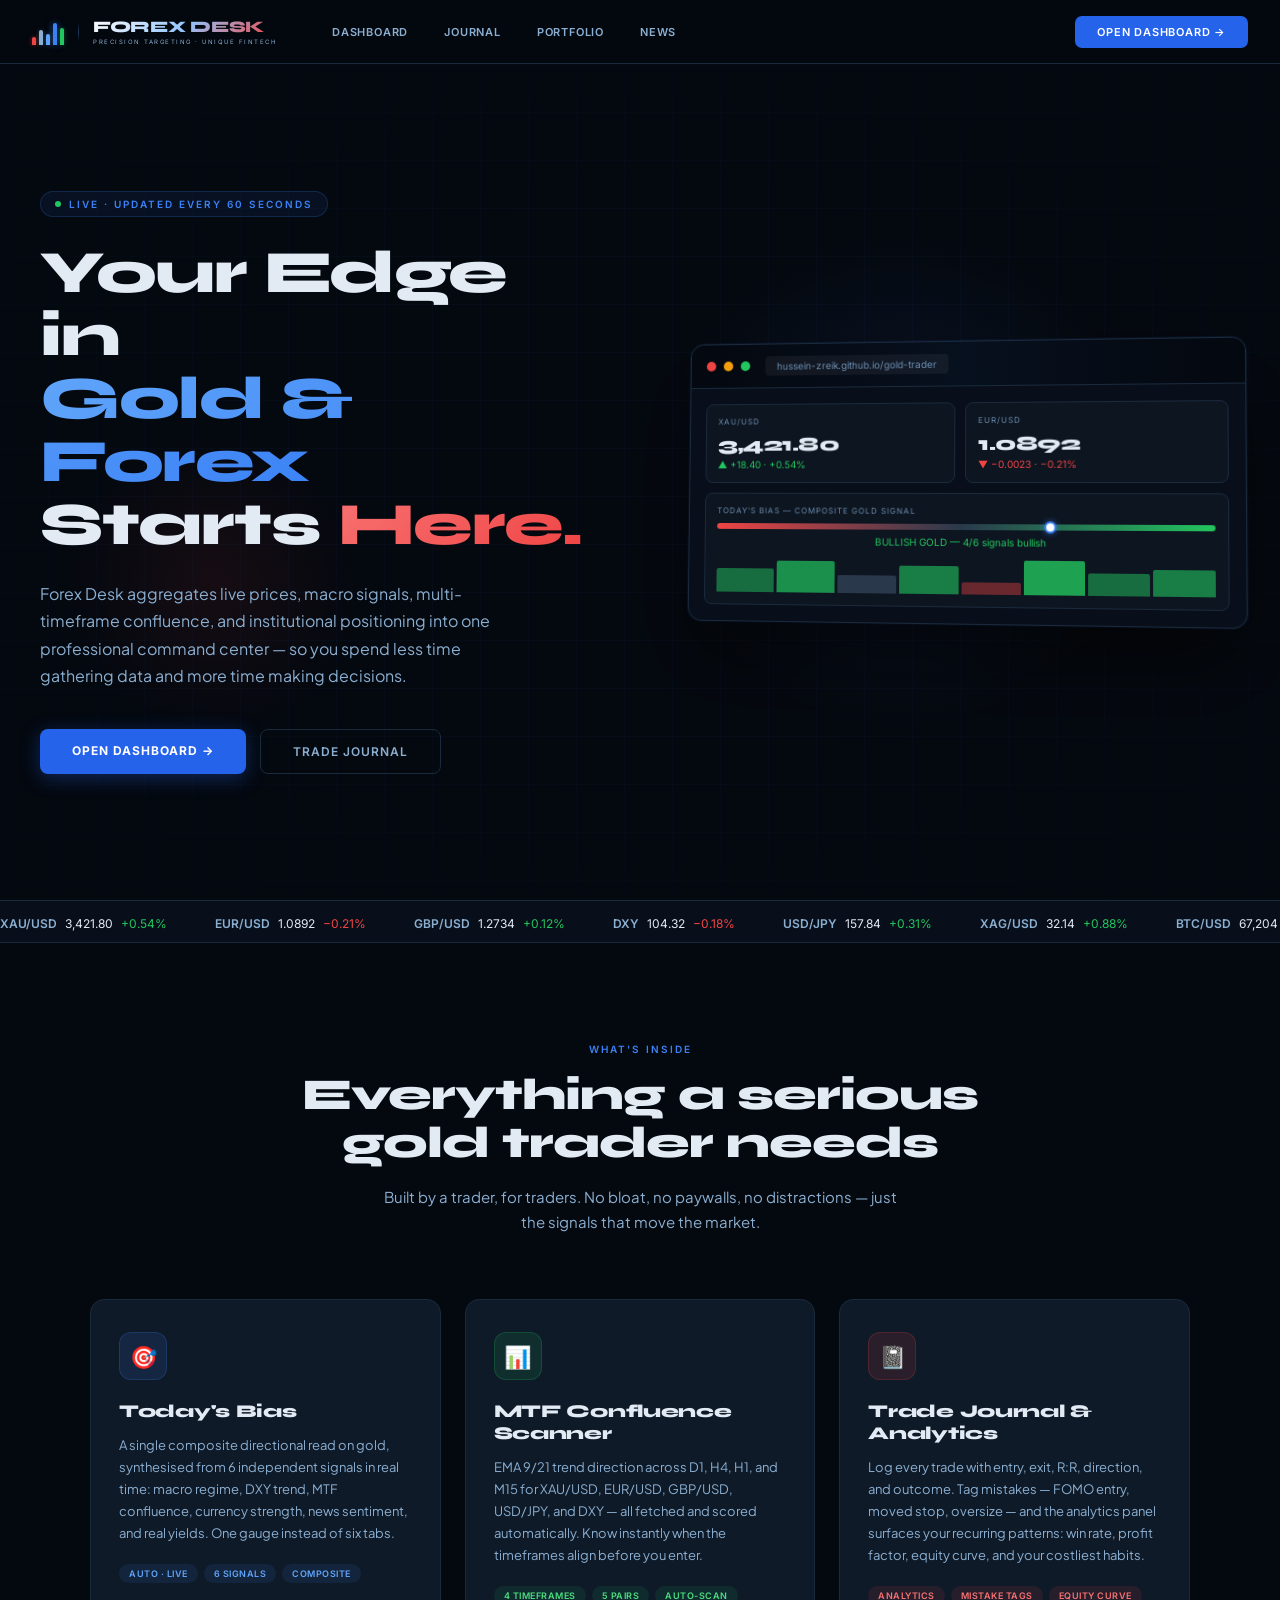
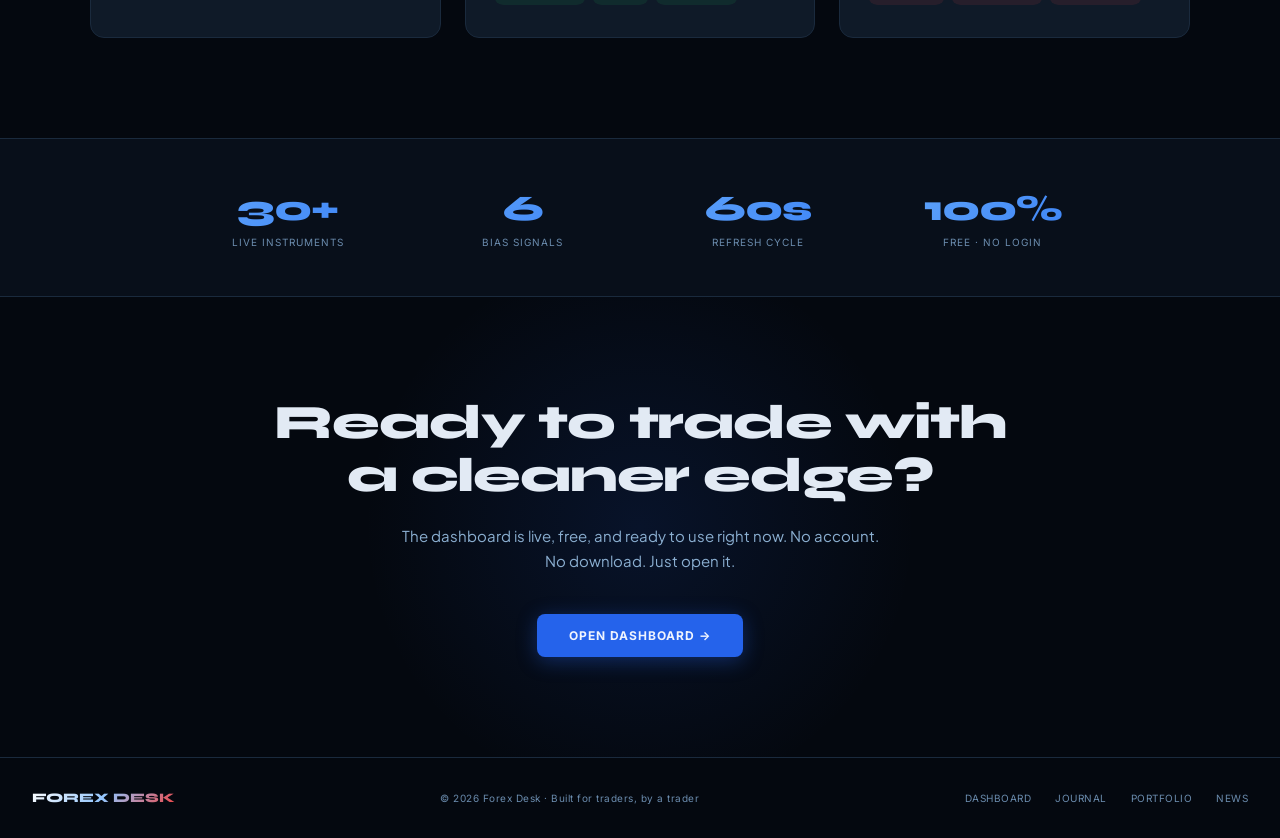
<file: idex.html>
<!DOCTYPE html>
<html lang="en">
<head>
<meta charset="UTF-8">
<meta name="viewport" content="width=device-width, initial-scale=1.0">
<title>Forex Desk — Professional Gold & Forex Trading Command Center</title>
<meta name="description" content="Live gold and forex trading dashboard with composite bias signals, multi-timeframe confluence, trade journal analytics, and real-time market intelligence.">
<meta name="theme-color" content="#04080F">
<link rel="preconnect" href="https://fonts.googleapis.com">
<link rel="preconnect" href="https://fonts.gstatic.com" crossorigin>
<link rel="preload" as="style" href="https://fonts.googleapis.com/css2?family=Plus+Jakarta+Sans:wght@400;500;600;700;800&family=Inter:wght@300;400;500;600&family=Syne:wght@700;800;900&display=swap">
<link rel="stylesheet" href="https://fonts.googleapis.com/css2?family=Plus+Jakarta+Sans:wght@400;500;600;700;800&family=Inter:wght@300;400;500;600&family=Syne:wght@700;800;900&display=swap" media="print" onload="this.media='all'">
<noscript><link rel="stylesheet" href="https://fonts.googleapis.com/css2?family=Plus+Jakarta+Sans:wght@400;500;600;700;800&family=Inter:wght@300;400;500;600&family=Syne:wght@700;800;900&display=swap"></noscript>
<style>
:root {
  --bg:    #04080F;
  --bg2:   #080F1A;
  --bg3:   #0D1520;
  --card:  #0F1A28;
  --border:#1A2A3D;
  --text:  #E2EAF4;
  --muted: #6B8CAE;
  --muted2:#8BAFD1;
  --blue:  #3B82F6;
  --blue2: #2563EB;
  --red:   #EF4444;
  --green: #22C55E;
  --gold:  #F59E0B;
  --sans:  'Plus Jakarta Sans', 'Inter', system-ui, sans-serif;
  --mono:  'Inter', monospace;
  --display: Syne, 'Plus Jakarta Sans', sans-serif;
}

* { margin: 0; padding: 0; box-sizing: border-box; }

body {
  font-family: var(--sans);
  background: var(--bg);
  color: var(--text);
  min-height: 100vh;
  overflow-x: hidden;
}

/* ── HEADER ── */
.site-header {
  position: sticky;
  top: 0;
  z-index: 100;
  background: rgba(4,8,15,0.92);
  backdrop-filter: blur(16px);
  -webkit-backdrop-filter: blur(16px);
  border-bottom: 1px solid var(--border);
  padding: 0 32px;
  height: 64px;
  display: flex;
  align-items: center;
  gap: 40px;
}

.logo {
  display: flex;
  align-items: center;
  gap: 10px;
  text-decoration: none;
  flex-shrink: 0;
}

.logo-bars {
  display: flex;
  align-items: flex-end;
  gap: 3px;
  height: 26px;
}

.logo-bar {
  border-radius: 2px 2px 0 0;
  transform-origin: bottom;
}
.lb1 { width:4px; height:8px;  background:#ef4444; box-shadow:0 0 5px rgba(239,68,68,.5);  animation: 2.8s ease-in-out infinite breathe1; }
.lb2 { width:4px; height:15px; background:#8bafd1; box-shadow:0 0 4px rgba(139,175,209,.3); animation: 3.2s ease-in-out .3s infinite breathe2; }
.lb3 { width:4px; height:11px; background:#60a5fa; box-shadow:0 0 5px rgba(96,165,250,.4);  animation: 2.6s ease-in-out .6s infinite breathe3; }
.lb4 { width:4px; height:22px; background:#3b82f6; box-shadow:0 0 7px rgba(59,130,246,.6);  animation: 3.5s ease-in-out .1s infinite breathe4; }
.lb5 { width:4px; height:17px; background:#22c55e; box-shadow:0 0 5px rgba(34,197,94,.4);   animation: 3.0s ease-in-out .5s infinite breathe5; }

@keyframes breathe1 { 0%,100%{transform:scaleY(1);opacity:.9}  50%{transform:scaleY(1.4);opacity:1} }
@keyframes breathe2 { 0%,100%{transform:scaleY(1);opacity:.85} 50%{transform:scaleY(1.3);opacity:1} }
@keyframes breathe3 { 0%,100%{transform:scaleY(1);opacity:.8}  50%{transform:scaleY(1.5);opacity:1} }
@keyframes breathe4 { 0%,100%{transform:scaleY(1);opacity:1}   50%{transform:scaleY(1.2);opacity:.95} }
@keyframes breathe5 { 0%,100%{transform:scaleY(1);opacity:.9}  50%{transform:scaleY(1.35);opacity:1} }

.logo-divider {
  width: 1px;
  height: 20px;
  background: linear-gradient(180deg, transparent, #1e3a5f, transparent);
  margin: 0 4px;
}

.logo-name {
  font-family: var(--display);
  font-size: 16px;
  font-weight: 800;
  letter-spacing: -.3px;
  background: linear-gradient(135deg, #fff 0%, #93c5fd 50%, #ef4444 100%);
  -webkit-background-clip: text;
  -webkit-text-fill-color: transparent;
  background-clip: text;
  line-height: 1;
}

.logo-sub {
  font-size: 6px;
  color: var(--muted2);
  letter-spacing: 1.5px;
  font-family: var(--mono);
  margin-top: 3px;
  text-transform: uppercase;
}

.site-nav {
  display: flex;
  align-items: center;
  gap: 4px;
  flex: 1;
}

.nav-link {
  padding: 8px 16px;
  font-family: var(--mono);
  font-size: 11px;
  font-weight: 600;
  letter-spacing: .8px;
  text-transform: uppercase;
  color: var(--muted2);
  text-decoration: none;
  border-radius: 6px;
  transition: color .2s, background .2s;
  cursor: pointer;
  border: none;
  background: none;
}

.nav-link:hover { color: var(--text); background: rgba(59,130,246,.08); }
.nav-link.active { color: var(--blue); }

.nav-cta {
  margin-left: auto;
  padding: 9px 22px;
  background: var(--blue2);
  color: #fff;
  font-family: var(--mono);
  font-size: 11px;
  font-weight: 600;
  letter-spacing: .8px;
  text-transform: uppercase;
  text-decoration: none;
  border-radius: 7px;
  border: none;
  cursor: pointer;
  transition: background .2s, transform .1s;
  flex-shrink: 0;
}
.nav-cta:hover { background: #1d4ed8; transform: translateY(-1px); }

.mobile-menu-btn {
  display: none;
  background: none;
  border: none;
  color: var(--muted2);
  font-size: 20px;
  cursor: pointer;
  margin-left: auto;
  padding: 4px 8px;
}

/* ── HERO ── */
.hero {
  min-height: calc(100vh - 64px);
  display: flex;
  align-items: center;
  position: relative;
  overflow: hidden;
  padding: 80px 32px;
}

/* animated grid background */
.hero::before {
  content: '';
  position: absolute;
  inset: 0;
  background-image:
    linear-gradient(rgba(59,130,246,.04) 1px, transparent 1px),
    linear-gradient(90deg, rgba(59,130,246,.04) 1px, transparent 1px);
  background-size: 48px 48px;
  mask-image: radial-gradient(ellipse 80% 80% at 50% 50%, black 40%, transparent 100%);
}

/* glow orbs */
.hero::after {
  content: '';
  position: absolute;
  top: 20%;
  right: 10%;
  width: 500px;
  height: 500px;
  background: radial-gradient(circle, rgba(59,130,246,.12) 0%, transparent 70%);
  pointer-events: none;
}

.orb-red {
  position: absolute;
  bottom: 20%;
  left: 5%;
  width: 300px;
  height: 300px;
  background: radial-gradient(circle, rgba(239,68,68,.08) 0%, transparent 70%);
  pointer-events: none;
}

.hero-inner {
  position: relative;
  z-index: 1;
  max-width: 1200px;
  margin: 0 auto;
  width: 100%;
  display: grid;
  grid-template-columns: 1fr 1fr;
  gap: 80px;
  align-items: center;
}

.hero-eyebrow {
  display: inline-flex;
  align-items: center;
  gap: 8px;
  font-family: var(--mono);
  font-size: 10px;
  font-weight: 600;
  letter-spacing: 2px;
  text-transform: uppercase;
  color: var(--blue);
  background: rgba(59,130,246,.08);
  border: 1px solid rgba(59,130,246,.2);
  padding: 6px 14px;
  border-radius: 20px;
  margin-bottom: 24px;
}

.hero-eyebrow span { width:6px; height:6px; background:var(--green); border-radius:50%; animation:1.5s ease-in-out infinite pulse; }
@keyframes pulse { 0%,100%{opacity:1;transform:scale(1)} 50%{opacity:.5;transform:scale(.8)} }

.hero-title {
  font-family: var(--display);
  font-size: clamp(36px, 5vw, 60px);
  font-weight: 900;
  line-height: 1.05;
  letter-spacing: -1.5px;
  margin-bottom: 24px;
  color: var(--text);
}

.hero-title .hl-blue {
  background: linear-gradient(135deg, #60a5fa, #3b82f6);
  -webkit-background-clip: text;
  -webkit-text-fill-color: transparent;
  background-clip: text;
}

.hero-title .hl-red {
  background: linear-gradient(135deg, #f87171, #ef4444);
  -webkit-background-clip: text;
  -webkit-text-fill-color: transparent;
  background-clip: text;
}

.hero-desc {
  font-size: 16px;
  color: var(--muted2);
  line-height: 1.7;
  margin-bottom: 40px;
  max-width: 480px;
}

.hero-actions {
  display: flex;
  gap: 14px;
  flex-wrap: wrap;
}

.btn-primary {
  padding: 14px 32px;
  background: var(--blue2);
  color: #fff;
  font-family: var(--mono);
  font-size: 12px;
  font-weight: 700;
  letter-spacing: 1px;
  text-transform: uppercase;
  text-decoration: none;
  border-radius: 8px;
  border: none;
  cursor: pointer;
  transition: background .2s, transform .15s, box-shadow .2s;
  box-shadow: 0 4px 20px rgba(37,99,235,.35);
}
.btn-primary:hover { background: #1d4ed8; transform: translateY(-2px); box-shadow: 0 8px 30px rgba(37,99,235,.5); }

.btn-secondary {
  padding: 14px 32px;
  background: transparent;
  color: var(--muted2);
  font-family: var(--mono);
  font-size: 12px;
  font-weight: 600;
  letter-spacing: 1px;
  text-transform: uppercase;
  text-decoration: none;
  border-radius: 8px;
  border: 1px solid var(--border);
  cursor: pointer;
  transition: color .2s, border-color .2s, transform .15s;
}
.btn-secondary:hover { color: var(--text); border-color: var(--muted); transform: translateY(-2px); }

/* hero dashboard preview */
.hero-visual {
  position: relative;
}

.dashboard-preview {
  background: var(--bg2);
  border: 1px solid var(--border);
  border-radius: 14px;
  overflow: hidden;
  box-shadow: 0 40px 80px rgba(0,0,0,.6), 0 0 0 1px rgba(59,130,246,.1);
  transform: perspective(1000px) rotateY(-6deg) rotateX(2deg);
  transition: transform .4s ease;
}
.dashboard-preview:hover { transform: perspective(1000px) rotateY(-2deg) rotateX(1deg); }

.dp-header {
  background: linear-gradient(90deg, #04080F, #07101E, #04080F);
  padding: 12px 16px;
  display: flex;
  align-items: center;
  gap: 8px;
  border-bottom: 1px solid var(--border);
}

.dp-dot { width:10px; height:10px; border-radius:50%; }
.dp-dot.r { background:#ef4444; }
.dp-dot.y { background:#f59e0b; }
.dp-dot.g { background:#22c55e; }

.dp-url {
  margin-left: 8px;
  font-family: var(--mono);
  font-size: 10px;
  color: var(--muted);
  background: rgba(255,255,255,.05);
  padding: 4px 12px;
  border-radius: 4px;
}

.dp-body {
  padding: 16px;
  display: grid;
  grid-template-columns: 1fr 1fr;
  gap: 10px;
}

.dp-widget {
  background: var(--bg3);
  border: 1px solid var(--border);
  border-radius: 8px;
  padding: 12px;
}

.dp-widget-label {
  font-family: var(--mono);
  font-size: 8px;
  color: var(--muted);
  letter-spacing: 1px;
  text-transform: uppercase;
  margin-bottom: 6px;
}

.dp-price {
  font-family: var(--display);
  font-size: 20px;
  font-weight: 800;
  color: var(--text);
  letter-spacing: -.5px;
}

.dp-change {
  font-family: var(--mono);
  font-size: 10px;
  margin-top: 2px;
}
.dp-change.up { color: var(--green); }
.dp-change.dn { color: var(--red); }

.dp-bias {
  grid-column: 1/-1;
  background: var(--bg3);
  border: 1px solid var(--border);
  border-radius: 8px;
  padding: 12px;
}

.dp-bias-label {
  font-family: var(--mono);
  font-size: 8px;
  color: var(--muted);
  letter-spacing: 1px;
  text-transform: uppercase;
  margin-bottom: 8px;
}

.dp-bias-bar {
  height: 6px;
  background: linear-gradient(90deg, var(--red), rgba(107,140,174,.3), var(--green));
  border-radius: 3px;
  position: relative;
  margin-bottom: 6px;
}

.dp-bias-needle {
  position: absolute;
  top: -3px;
  width: 12px;
  height: 12px;
  background: #fff;
  border-radius: 50%;
  border: 2px solid var(--blue);
  transform: translateX(-50%);
  left: 68%;
  box-shadow: 0 0 6px rgba(59,130,246,.6);
}

.dp-bias-verdict {
  font-family: var(--mono);
  font-size: 10px;
  color: var(--green);
  text-align: center;
}

.dp-mini-bars {
  display: flex;
  align-items: flex-end;
  gap: 3px;
  height: 40px;
  margin-top: 6px;
}

.dp-mini-bar {
  flex: 1;
  border-radius: 2px 2px 0 0;
  min-height: 4px;
}

/* ── TICKER STRIP ── */
.ticker-strip {
  background: var(--bg2);
  border-top: 1px solid var(--border);
  border-bottom: 1px solid var(--border);
  padding: 10px 0;
  overflow: hidden;
  white-space: nowrap;
}

.ticker-inner {
  display: inline-flex;
  gap: 48px;
  animation: 30s linear infinite ticker-scroll;
}

.ticker-inner:hover { animation-play-state: paused; }

@keyframes ticker-scroll {
  from { transform: translateX(0); }
  to   { transform: translateX(-50%); }
}

.tick-item {
  display: inline-flex;
  align-items: center;
  gap: 8px;
  font-family: var(--mono);
  font-size: 12px;
}

.tick-sym { color: var(--muted2); font-weight: 600; }
.tick-price { color: var(--text); }
.tick-chg.up { color: var(--green); }
.tick-chg.dn { color: var(--red); }

/* ── FEATURES ── */
.features {
  padding: 100px 32px;
  background: var(--bg);
  position: relative;
}

.section-label {
  font-family: var(--mono);
  font-size: 10px;
  font-weight: 600;
  letter-spacing: 2px;
  text-transform: uppercase;
  color: var(--blue);
  margin-bottom: 16px;
  text-align: center;
}

.section-title {
  font-family: var(--display);
  font-size: clamp(28px, 4vw, 44px);
  font-weight: 900;
  letter-spacing: -1px;
  text-align: center;
  color: var(--text);
  margin-bottom: 16px;
  line-height: 1.1;
}

.section-desc {
  font-size: 15px;
  color: var(--muted2);
  text-align: center;
  max-width: 520px;
  margin: 0 auto 64px;
  line-height: 1.7;
}

.features-grid {
  max-width: 1100px;
  margin: 0 auto;
  display: grid;
  grid-template-columns: repeat(3, 1fr);
  gap: 24px;
}

.feature-card {
  background: var(--card);
  border: 1px solid var(--border);
  border-radius: 14px;
  padding: 32px 28px;
  transition: border-color .25s, transform .25s, box-shadow .25s;
  position: relative;
  overflow: hidden;
}

.feature-card::before {
  content: '';
  position: absolute;
  top: 0; left: 0; right: 0;
  height: 2px;
  opacity: 0;
  transition: opacity .25s;
}

.feature-card.blue::before  { background: linear-gradient(90deg, transparent, var(--blue), transparent); }
.feature-card.green::before { background: linear-gradient(90deg, transparent, var(--green), transparent); }
.feature-card.red::before   { background: linear-gradient(90deg, transparent, var(--red), transparent); }

.feature-card:hover {
  border-color: rgba(59,130,246,.25);
  transform: translateY(-4px);
  box-shadow: 0 16px 40px rgba(0,0,0,.4);
}

.feature-card:hover::before { opacity: 1; }

.feature-icon {
  width: 48px;
  height: 48px;
  border-radius: 12px;
  display: flex;
  align-items: center;
  justify-content: center;
  font-size: 22px;
  margin-bottom: 20px;
}

.feature-icon.blue  { background: rgba(59,130,246,.12);  border: 1px solid rgba(59,130,246,.2); }
.feature-icon.green { background: rgba(34,197,94,.12);   border: 1px solid rgba(34,197,94,.2); }
.feature-icon.red   { background: rgba(239,68,68,.12);   border: 1px solid rgba(239,68,68,.2); }

.feature-name {
  font-family: var(--display);
  font-size: 18px;
  font-weight: 800;
  color: var(--text);
  margin-bottom: 12px;
  letter-spacing: -.3px;
}

.feature-desc {
  font-size: 13px;
  color: var(--muted2);
  line-height: 1.7;
  margin-bottom: 20px;
}

.feature-tags {
  display: flex;
  flex-wrap: wrap;
  gap: 6px;
}

.ftag {
  font-family: var(--mono);
  font-size: 9px;
  font-weight: 600;
  letter-spacing: .5px;
  padding: 4px 10px;
  border-radius: 12px;
  text-transform: uppercase;
}

.ftag.blue  { background:rgba(59,130,246,.1);  color: #60a5fa; }
.ftag.green { background:rgba(34,197,94,.1);   color: #4ade80; }
.ftag.red   { background:rgba(239,68,68,.1);   color: #f87171; }

/* ── STATS BAR ── */
.stats-bar {
  background: var(--bg2);
  border-top: 1px solid var(--border);
  border-bottom: 1px solid var(--border);
  padding: 48px 32px;
}

.stats-inner {
  max-width: 900px;
  margin: 0 auto;
  display: grid;
  grid-template-columns: repeat(4, 1fr);
  gap: 40px;
  text-align: center;
}

.stat-num {
  font-family: var(--display);
  font-size: 36px;
  font-weight: 900;
  letter-spacing: -1px;
  background: linear-gradient(135deg, #60a5fa, #3b82f6);
  -webkit-background-clip: text;
  -webkit-text-fill-color: transparent;
  background-clip: text;
  margin-bottom: 6px;
}

.stat-label {
  font-family: var(--mono);
  font-size: 10px;
  color: var(--muted);
  letter-spacing: 1px;
  text-transform: uppercase;
}

/* ── CTA BAND ── */
.cta-band {
  padding: 100px 32px;
  text-align: center;
  position: relative;
  overflow: hidden;
}

.cta-band::before {
  content: '';
  position: absolute;
  top: 50%; left: 50%;
  width: 600px; height: 600px;
  background: radial-gradient(circle, rgba(37,99,235,.12) 0%, transparent 65%);
  transform: translate(-50%,-50%);
  pointer-events: none;
}

.cta-band h2 {
  font-family: var(--display);
  font-size: clamp(28px, 4vw, 48px);
  font-weight: 900;
  letter-spacing: -1.2px;
  color: var(--text);
  margin-bottom: 20px;
  line-height: 1.1;
  position: relative;
}

.cta-band p {
  font-size: 15px;
  color: var(--muted2);
  margin-bottom: 40px;
  max-width: 480px;
  margin-left: auto;
  margin-right: auto;
  line-height: 1.7;
  position: relative;
}

/* ── FOOTER ── */
.site-footer {
  border-top: 1px solid var(--border);
  padding: 32px;
  display: flex;
  align-items: center;
  justify-content: space-between;
  gap: 20px;
  flex-wrap: wrap;
}

.footer-brand {
  font-family: var(--display);
  font-size: 13px;
  font-weight: 800;
  background: linear-gradient(135deg, #fff 0%, #93c5fd 50%, #ef4444 100%);
  -webkit-background-clip: text;
  -webkit-text-fill-color: transparent;
  background-clip: text;
}

.footer-copy {
  font-family: var(--mono);
  font-size: 10px;
  color: var(--muted);
  letter-spacing: .5px;
}

.footer-links {
  display: flex;
  gap: 24px;
}

.footer-links a {
  font-family: var(--mono);
  font-size: 10px;
  color: var(--muted);
  text-decoration: none;
  letter-spacing: .5px;
  text-transform: uppercase;
  transition: color .2s;
}

.footer-links a:hover { color: var(--text); }

/* ── MOBILE ── */
.mobile-nav {
  display: none;
  position: fixed;
  top: 64px;
  left: 0;
  right: 0;
  background: rgba(4,8,15,0.98);
  backdrop-filter: blur(16px);
  border-bottom: 1px solid var(--border);
  padding: 16px;
  z-index: 99;
  flex-direction: column;
  gap: 4px;
}

.mobile-nav.open { display: flex; }
.mobile-nav .nav-link { padding: 12px 16px; display: block; }
.mobile-nav .nav-cta { margin-top: 8px; text-align: center; display: block; padding: 13px; }

@media (max-width: 900px) {
  .site-nav { display: none; }
  .nav-cta  { display: none; }
  .mobile-menu-btn { display: block; }
  .hero-inner { grid-template-columns: 1fr; gap: 48px; }
  .hero-visual { display: none; }
  .features-grid { grid-template-columns: 1fr; }
  .stats-inner { grid-template-columns: repeat(2, 1fr); }
  .hero { padding: 60px 20px; min-height: auto; }
  .features { padding: 60px 20px; }
  .site-header { padding: 0 20px; }
  .cta-band { padding: 60px 20px; }
}

@media (prefers-reduced-motion: reduce) {
  .lb1,.lb2,.lb3,.lb4,.lb5 { animation: none; }
  .ticker-inner { animation: none; }
  .btn-primary:hover, .btn-secondary:hover { transform: none; }
  .dashboard-preview:hover { transform: none; }
  .feature-card:hover { transform: none; }
}
</style>
</head>
<body>

<!-- ── HEADER ── -->
<header class="site-header" id="siteHeader">
  <a href="index.html" class="logo" aria-label="Forex Desk home">
    <div class="logo-bars" aria-hidden="true">
      <div class="logo-bar lb1"></div>
      <div class="logo-bar lb2"></div>
      <div class="logo-bar lb3"></div>
      <div class="logo-bar lb4"></div>
      <div class="logo-bar lb5"></div>
    </div>
    <div class="logo-divider" aria-hidden="true"></div>
    <div>
      <div class="logo-name">FOREX DESK</div>
      <div class="logo-sub">Precision Targeting · Unique Fintech</div>
    </div>
  </a>

  <nav class="site-nav" aria-label="Main navigation">
    <a href="dashboard.html" class="nav-link">Dashboard</a>
    <a href="dashboard.html#journal" class="nav-link">Journal</a>
    <a href="dashboard.html#portfolio" class="nav-link">Portfolio</a>
    <a href="dashboard.html#news" class="nav-link">News</a>
  </nav>

  <a href="dashboard.html" class="nav-cta">Open Dashboard →</a>
  <button class="mobile-menu-btn" onclick="toggleMobileNav()" aria-label="Toggle menu" aria-expanded="false">☰</button>
</header>

<nav class="mobile-nav" id="mobileNav" aria-label="Mobile navigation">
  <a href="dashboard.html" class="nav-link">Dashboard</a>
  <a href="dashboard.html#journal" class="nav-link">Journal</a>
  <a href="dashboard.html#portfolio" class="nav-link">Portfolio</a>
  <a href="dashboard.html#news" class="nav-link">News</a>
  <a href="dashboard.html" class="nav-cta">Open Dashboard →</a>
</nav>

<!-- ── HERO ── -->
<section class="hero" aria-label="Hero">
  <div class="orb-red" aria-hidden="true"></div>
  <div class="hero-inner">
    <div class="hero-content">
      <div class="hero-eyebrow">
        <span aria-hidden="true"></span>
        Live · Updated Every 60 Seconds
      </div>
      <h1 class="hero-title">
        Your Edge in<br>
        <span class="hl-blue">Gold &amp; Forex</span><br>
        Starts <span class="hl-red">Here.</span>
      </h1>
      <p class="hero-desc">
        Forex Desk aggregates live prices, macro signals, multi-timeframe confluence, and institutional positioning into one professional command center — so you spend less time gathering data and more time making decisions.
      </p>
      <div class="hero-actions">
        <a href="dashboard.html" class="btn-primary">Open Dashboard →</a>
        <a href="dashboard.html#journal" class="btn-secondary">Trade Journal</a>
      </div>
    </div>

    <!-- Dashboard preview mockup -->
    <div class="hero-visual" aria-hidden="true">
      <div class="dashboard-preview">
        <div class="dp-header">
          <div class="dp-dot r"></div>
          <div class="dp-dot y"></div>
          <div class="dp-dot g"></div>
          <div class="dp-url">hussein-zreik.github.io/gold-trader</div>
        </div>
        <div class="dp-body">
          <div class="dp-widget">
            <div class="dp-widget-label">XAU/USD</div>
            <div class="dp-price">3,421.80</div>
            <div class="dp-change up">▲ +18.40 · +0.54%</div>
          </div>
          <div class="dp-widget">
            <div class="dp-widget-label">EUR/USD</div>
            <div class="dp-price">1.0892</div>
            <div class="dp-change dn">▼ −0.0023 · −0.21%</div>
          </div>
          <div class="dp-bias">
            <div class="dp-bias-label">Today's Bias — Composite Gold Signal</div>
            <div class="dp-bias-bar"><div class="dp-bias-needle"></div></div>
            <div class="dp-bias-verdict">BULLISH GOLD — 4/6 signals bullish</div>
            <div class="dp-mini-bars">
              <div class="dp-mini-bar" style="height:60%;background:rgba(34,197,94,.5)"></div>
              <div class="dp-mini-bar" style="height:80%;background:rgba(34,197,94,.7)"></div>
              <div class="dp-mini-bar" style="height:45%;background:rgba(107,140,174,.3)"></div>
              <div class="dp-mini-bar" style="height:70%;background:rgba(34,197,94,.6)"></div>
              <div class="dp-mini-bar" style="height:30%;background:rgba(239,68,68,.4)"></div>
              <div class="dp-mini-bar" style="height:85%;background:rgba(34,197,94,.8)"></div>
              <div class="dp-mini-bar" style="height:55%;background:rgba(34,197,94,.5)"></div>
              <div class="dp-mini-bar" style="height:65%;background:rgba(34,197,94,.6)"></div>
            </div>
          </div>
        </div>
      </div>
    </div>
  </div>
</section>

<!-- ── TICKER STRIP ── -->
<div class="ticker-strip" aria-hidden="true">
  <div class="ticker-inner">
    <div class="tick-item"><span class="tick-sym">XAU/USD</span><span class="tick-price">3,421.80</span><span class="tick-chg up">+0.54%</span></div>
    <div class="tick-item"><span class="tick-sym">EUR/USD</span><span class="tick-price">1.0892</span><span class="tick-chg dn">−0.21%</span></div>
    <div class="tick-item"><span class="tick-sym">GBP/USD</span><span class="tick-price">1.2734</span><span class="tick-chg up">+0.12%</span></div>
    <div class="tick-item"><span class="tick-sym">DXY</span><span class="tick-price">104.32</span><span class="tick-chg dn">−0.18%</span></div>
    <div class="tick-item"><span class="tick-sym">USD/JPY</span><span class="tick-price">157.84</span><span class="tick-chg up">+0.31%</span></div>
    <div class="tick-item"><span class="tick-sym">XAG/USD</span><span class="tick-price">32.14</span><span class="tick-chg up">+0.88%</span></div>
    <div class="tick-item"><span class="tick-sym">BTC/USD</span><span class="tick-price">67,204</span><span class="tick-chg up">+1.42%</span></div>
    <div class="tick-item"><span class="tick-sym">WTI OIL</span><span class="tick-price">78.20</span><span class="tick-chg dn">−0.65%</span></div>
    <div class="tick-item"><span class="tick-sym">US10Y</span><span class="tick-price">4.38%</span><span class="tick-chg up">+0.04%</span></div>
    <div class="tick-item"><span class="tick-sym">VIX</span><span class="tick-price">14.82</span><span class="tick-chg dn">−3.2%</span></div>
    <!-- duplicate for seamless loop -->
    <div class="tick-item"><span class="tick-sym">XAU/USD</span><span class="tick-price">3,421.80</span><span class="tick-chg up">+0.54%</span></div>
    <div class="tick-item"><span class="tick-sym">EUR/USD</span><span class="tick-price">1.0892</span><span class="tick-chg dn">−0.21%</span></div>
    <div class="tick-item"><span class="tick-sym">GBP/USD</span><span class="tick-price">1.2734</span><span class="tick-chg up">+0.12%</span></div>
    <div class="tick-item"><span class="tick-sym">DXY</span><span class="tick-price">104.32</span><span class="tick-chg dn">−0.18%</span></div>
    <div class="tick-item"><span class="tick-sym">USD/JPY</span><span class="tick-price">157.84</span><span class="tick-chg up">+0.31%</span></div>
    <div class="tick-item"><span class="tick-sym">XAG/USD</span><span class="tick-price">32.14</span><span class="tick-chg up">+0.88%</span></div>
    <div class="tick-item"><span class="tick-sym">BTC/USD</span><span class="tick-price">67,204</span><span class="tick-chg up">+1.42%</span></div>
    <div class="tick-item"><span class="tick-sym">WTI OIL</span><span class="tick-price">78.20</span><span class="tick-chg dn">−0.65%</span></div>
    <div class="tick-item"><span class="tick-sym">US10Y</span><span class="tick-price">4.38%</span><span class="tick-chg up">+0.04%</span></div>
    <div class="tick-item"><span class="tick-sym">VIX</span><span class="tick-price">14.82</span><span class="tick-chg dn">−3.2%</span></div>
  </div>
</div>

<!-- ── FEATURES ── -->
<section class="features" aria-labelledby="features-title">
  <div class="section-label">What's Inside</div>
  <h2 class="section-title" id="features-title">Everything a serious<br>gold trader needs</h2>
  <p class="section-desc">Built by a trader, for traders. No bloat, no paywalls, no distractions — just the signals that move the market.</p>

  <div class="features-grid">

    <div class="feature-card blue">
      <div class="feature-icon blue">🎯</div>
      <div class="feature-name">Today's Bias</div>
      <div class="feature-desc">
        A single composite directional read on gold, synthesised from 6 independent signals in real time: macro regime, DXY trend, MTF confluence, currency strength, news sentiment, and real yields. One gauge instead of six tabs.
      </div>
      <div class="feature-tags">
        <span class="ftag blue">Auto · Live</span>
        <span class="ftag blue">6 Signals</span>
        <span class="ftag blue">Composite</span>
      </div>
    </div>

    <div class="feature-card green">
      <div class="feature-icon green">📊</div>
      <div class="feature-name">MTF Confluence Scanner</div>
      <div class="feature-desc">
        EMA 9/21 trend direction across D1, H4, H1, and M15 for XAU/USD, EUR/USD, GBP/USD, USD/JPY, and DXY — all fetched and scored automatically. Know instantly when the timeframes align before you enter.
      </div>
      <div class="feature-tags">
        <span class="ftag green">4 Timeframes</span>
        <span class="ftag green">5 Pairs</span>
        <span class="ftag green">Auto-Scan</span>
      </div>
    </div>

    <div class="feature-card red">
      <div class="feature-icon red">📓</div>
      <div class="feature-name">Trade Journal & Analytics</div>
      <div class="feature-desc">
        Log every trade with entry, exit, R:R, direction, and outcome. Tag mistakes — FOMO entry, moved stop, oversize — and the analytics panel surfaces your recurring patterns: win rate, profit factor, equity curve, and your costliest habits.
      </div>
      <div class="feature-tags">
        <span class="ftag red">Analytics</span>
        <span class="ftag red">Mistake Tags</span>
        <span class="ftag red">Equity Curve</span>
      </div>
    </div>

  </div>
</section>

<!-- ── STATS BAR ── -->
<div class="stats-bar" role="region" aria-label="Platform statistics">
  <div class="stats-inner">
    <div>
      <div class="stat-num">30+</div>
      <div class="stat-label">Live Instruments</div>
    </div>
    <div>
      <div class="stat-num">6</div>
      <div class="stat-label">Bias Signals</div>
    </div>
    <div>
      <div class="stat-num">60s</div>
      <div class="stat-label">Refresh Cycle</div>
    </div>
    <div>
      <div class="stat-num">100%</div>
      <div class="stat-label">Free · No Login</div>
    </div>
  </div>
</div>

<!-- ── CTA BAND ── -->
<section class="cta-band" aria-labelledby="cta-title">
  <h2 id="cta-title">Ready to trade with<br>a cleaner edge?</h2>
  <p>The dashboard is live, free, and ready to use right now. No account. No download. Just open it.</p>
  <a href="dashboard.html" class="btn-primary" style="display:inline-block;">Open Dashboard →</a>
</section>

<!-- ── FOOTER ── -->
<footer class="site-footer">
  <div class="footer-brand">FOREX DESK</div>
  <div class="footer-copy">© 2026 Forex Desk · Built for traders, by a trader</div>
  <nav class="footer-links" aria-label="Footer navigation">
    <a href="dashboard.html">Dashboard</a>
    <a href="dashboard.html#journal">Journal</a>
    <a href="dashboard.html#portfolio">Portfolio</a>
    <a href="dashboard.html#news">News</a>
  </nav>
</footer>

<script>
function toggleMobileNav(){
  const nav=document.getElementById('mobileNav');
  const btn=document.querySelector('.mobile-menu-btn');
  const open=nav.classList.toggle('open');
  btn.setAttribute('aria-expanded', open);
  btn.textContent = open ? '✕' : '☰';
}

// Close mobile nav on outside click
document.addEventListener('click', function(e){
  const nav=document.getElementById('mobileNav');
  const btn=document.querySelector('.mobile-menu-btn');
  if(nav.classList.contains('open') && !nav.contains(e.target) && !btn.contains(e.target)){
    nav.classList.remove('open');
    btn.setAttribute('aria-expanded','false');
    btn.textContent='☰';
  }
});

// Smooth entrance animations
const observer = new IntersectionObserver((entries)=>{
  entries.forEach(e=>{
    if(e.isIntersecting){
      e.target.style.opacity='1';
      e.target.style.transform='translateY(0)';
    }
  });
},{threshold:0.15});

document.querySelectorAll('.feature-card,.stat-num').forEach(el=>{
  el.style.opacity='0';
  el.style.transform='translateY(20px)';
  el.style.transition='opacity .5s ease, transform .5s ease';
  observer.observe(el);
});
</script>
</body>
</html>
</file>
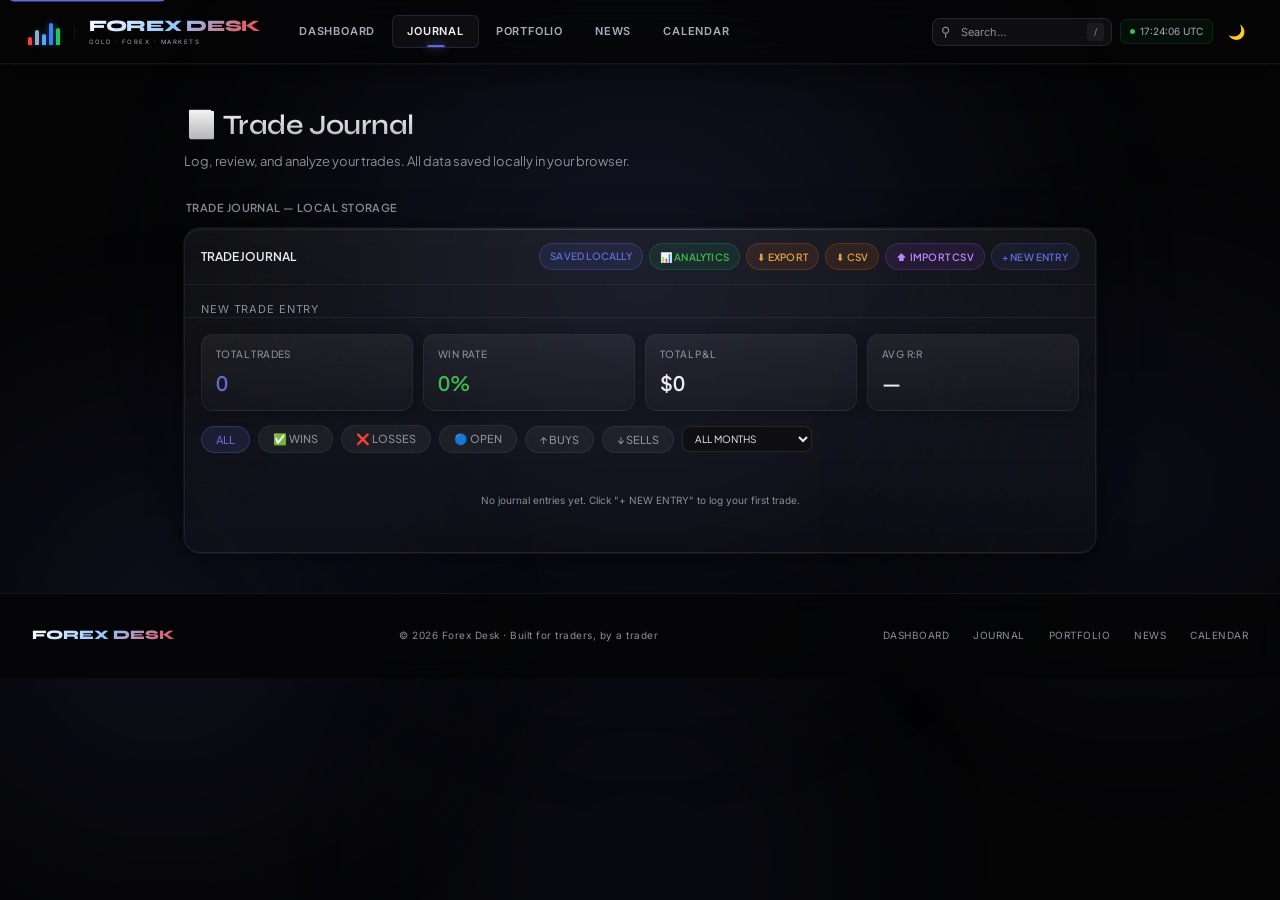
<file: journal.html>
<!DOCTYPE html>
<html lang="en">
<head>
<meta charset="UTF-8">
<meta name="viewport" content="width=device-width, initial-scale=1.0">
<title>Trade Journal — Forex Desk</title>
<meta name="description" content="Log, review, and analyze your gold and forex trades with Forex Desk's professional trade journal.">
<meta property="og:type"        content="website">
<meta property="og:title"       content="Trade Journal — Forex Desk">
<meta property="og:description" content="Log, review, and analyze your gold and forex trades with Forex Desk's professional trade journal.">
<meta property="og:url"         content="https://hussein-zreik.github.io/gold-trader/journal.html">
<meta property="og:image"       content="https://hussein-zreik.github.io/gold-trader/og-image.svg">
<meta name="twitter:card"       content="summary_large_image">
<meta name="twitter:title"      content="Trade Journal — Forex Desk">
<meta name="twitter:description" content="Log, review, and analyze your gold and forex trades with Forex Desk's professional trade journal.">
<meta name="twitter:image"      content="https://hussein-zreik.github.io/gold-trader/og-image.svg">
<link rel="canonical"           href="https://hussein-zreik.github.io/gold-trader/journal.html">
<meta name="theme-color" content="#050506">
<link rel="icon" href="favicon.svg?v=5">
<link rel="apple-touch-icon" href="icon-192.png">
<link rel="manifest" href="manifest.json">
<link rel="preconnect" href="https://fonts.googleapis.com">
<link rel="preconnect" href="https://fonts.gstatic.com" crossorigin>
<link rel="preload" as="style" href="https://fonts.googleapis.com/css2?family=Plus+Jakarta+Sans:wght@400;500;600;700;800&family=Inter:wght@300;400;500;600&family=Syne:wght@700;800;900&display=swap">
<link rel="stylesheet" href="https://fonts.googleapis.com/css2?family=Plus+Jakarta+Sans:wght@400;500;600;700;800&family=Inter:wght@300;400;500;600&family=Syne:wght@700;800;900&display=swap" media="print" onload="this.media='all'">
<noscript><link rel="stylesheet" href="https://fonts.googleapis.com/css2?family=Plus+Jakarta+Sans:wght@400;500;600;700;800&family=Inter:wght@300;400;500;600&family=Syne:wght@700;800;900&display=swap"></noscript>
<link rel="stylesheet" href="shared.css">
<style>
/* ===== Journal — Linear / Modern redesign ===== */
:root{
  --lx-accent:#5E6AD2;
  --lx-accent-hover:#6872D9;
  --lx-glass:linear-gradient(to bottom,rgba(255,255,255,.055),rgba(255,255,255,.02));
  --lx-bd:rgba(255,255,255,.06);
  --lx-bd-hover:rgba(255,255,255,.10);
  --lx-bd-accent:rgba(94,106,210,.30);
  --lx-input-bg:#0F0F12;
  --lx-shadow:0 0 0 1px rgba(255,255,255,.06),0 2px 20px rgba(0,0,0,.4),0 0 40px rgba(0,0,0,.2);
  --lx-shadow-hover:0 0 0 1px rgba(255,255,255,.10),0 8px 40px rgba(0,0,0,.55),0 0 80px rgba(94,106,210,.12);
  --lx-cta:0 0 0 1px rgba(94,106,210,.5),0 4px 12px rgba(94,106,210,.35),inset 0 1px 0 0 rgba(255,255,255,.2);
  --lx-ease:cubic-bezier(.16,1,.3,1);
}
.journal-wrap{padding:0}

/* Page header */
.page-title{font-weight:600;letter-spacing:-.02em;background:linear-gradient(180deg,#fff,rgba(237,237,239,.7));-webkit-background-clip:text;background-clip:text;-webkit-text-fill-color:transparent;color:transparent}
.page-sub{color:var(--muted)}
.sec-lbl{font-family:var(--heading);font-size:11px;font-weight:600;letter-spacing:.04em;color:var(--muted);text-transform:uppercase;padding:0 2px 12px;display:block}

/* Card — keep shared.css glass, just tune radius/shadow */
.card{border-radius:16px;box-shadow:var(--lx-shadow);overflow:visible;transition:box-shadow .25s var(--lx-ease)}

/* Card header */
.ch{display:flex;align-items:center;justify-content:space-between;padding:14px 16px;border-bottom:1px solid var(--lx-bd);gap:10px;flex-wrap:wrap}
.ct{font-size:12px;font-weight:600;letter-spacing:-.01em;color:var(--text);font-family:var(--heading);white-space:nowrap}

/* Badges / header action chips */
.badge{font-family:var(--sans);font-size:10px;font-weight:600;padding:5px 10px;border-radius:9999px;letter-spacing:.02em;white-space:nowrap;transition:transform .2s var(--lx-ease),border-color .2s var(--lx-ease),background .2s var(--lx-ease)}
button.badge:hover{transform:translateY(-1px);border-color:var(--lx-bd-hover)}
button.badge:active{transform:translateY(0) scale(.98)}
.b-blue{background:rgba(94,106,210,.12);color:var(--blue);border:1px solid var(--lx-bd-accent)}
.b-green{background:rgba(34,197,94,.1);color:var(--green);border:1px solid rgba(34,197,94,.2)}

.portfolio-wrap{padding:16px}

/* Stat tiles */
.journal-stats{display:grid;grid-template-columns:repeat(4,1fr);gap:10px;margin-bottom:14px}
.jstat{background:var(--lx-glass);border:1px solid var(--lx-bd);border-radius:12px;box-shadow:0 2px 14px rgba(0,0,0,.3);padding:12px 14px;transition:border-color .25s var(--lx-ease),transform .25s var(--lx-ease)}
.jstat:hover{border-color:var(--lx-bd-hover);transform:translateY(-2px)}
.jstat-l{font-family:var(--sans);font-size:10px;font-weight:500;color:var(--muted);letter-spacing:.04em;text-transform:uppercase}
.jstat-v{font-family:var(--heading);font-size:20px;font-weight:600;letter-spacing:-.02em;margin-top:6px;font-variant-numeric:tabular-nums}

/* Filter / chip rows */
.journal-filter{display:flex;gap:8px;flex-wrap:wrap;margin-bottom:12px}
.jfilter-btn{background:rgba(255,255,255,.05);border:1px solid var(--lx-bd);color:var(--muted);padding:6px 14px;border-radius:9999px;font-family:var(--sans);font-size:11px;font-weight:500;cursor:pointer;transition:all .2s var(--lx-ease)}
.jfilter-btn:hover{border-color:var(--lx-bd-hover);color:var(--text)}
.jfilter-btn.active{background:rgba(94,106,210,.15);color:var(--blue);border-color:var(--lx-bd-accent)}
.mistake-chip{background:rgba(255,255,255,.05);border:1px solid var(--lx-bd);color:var(--muted);padding:5px 12px;border-radius:9999px;font-family:var(--sans);font-size:10px;font-weight:500;cursor:pointer;transition:all .2s var(--lx-ease)}
.mistake-chip:hover{border-color:var(--lx-bd-hover);color:var(--text)}
.mistake-chip.active{background:rgba(239,68,68,.15);color:var(--badge-red);border-color:rgba(239,68,68,.3)}

/* Entries */
.journal-list{display:flex;flex-direction:column;gap:10px}
.journal-entry{background:var(--lx-glass);border:1px solid var(--lx-bd);border-radius:16px;box-shadow:0 2px 16px rgba(0,0,0,.35);padding:14px 16px;position:relative;overflow:hidden;transition:border-color .25s var(--lx-ease),transform .25s var(--lx-ease),box-shadow .25s var(--lx-ease)}
.journal-entry::before{content:"";position:absolute;top:0;left:0;right:0;height:1px;background:linear-gradient(90deg,transparent,rgba(255,255,255,.16),transparent);pointer-events:none}
.journal-entry:hover{border-color:var(--lx-bd-accent);transform:translateY(-3px);box-shadow:var(--lx-shadow-hover)}
.je-meta{display:flex;gap:8px;align-items:center;flex-wrap:wrap;margin-bottom:8px}
.je-pair{font-family:var(--heading);font-size:12px;font-weight:600;letter-spacing:-.01em;color:var(--text)}
.je-dir{font-family:var(--mono);font-size:9px;padding:3px 9px;border-radius:9999px}
.je-dir.buy{background:rgba(34,197,94,.15);color:var(--green);border:1px solid rgba(34,197,94,.3)}
.je-dir.sell{background:rgba(239,68,68,.15);color:var(--badge-red);border:1px solid rgba(239,68,68,.3)}
.je-outcome{font-family:var(--mono);font-size:9px;padding:3px 9px;border-radius:9999px}
.je-outcome.win{background:rgba(34,197,94,.1);color:var(--green)}
.je-outcome.loss{background:rgba(239,68,68,.1);color:var(--badge-red)}
.je-outcome.open{background:rgba(249,115,22,.1);color:var(--orange)}
.je-date{font-family:var(--mono);font-size:10px;color:var(--muted);margin-left:auto;font-variant-numeric:tabular-nums}
.je-note{font-family:var(--sans);font-size:12px;color:var(--text);line-height:1.6;word-break:break-word}
.je-pnl{font-family:var(--mono);font-size:11px;margin-top:6px;font-variant-numeric:tabular-nums}
.je-del{position:absolute;top:12px;right:12px;background:0 0;border:none;color:var(--muted);cursor:pointer;font-size:14px;line-height:1;padding:3px 6px;border-radius:8px;transition:color .2s var(--lx-ease),background .2s var(--lx-ease);z-index:1}
.je-del:hover{color:var(--badge-red);background:rgba(239,68,68,.1)}

.journal-controls{display:flex;gap:8px;margin-bottom:10px;flex-wrap:wrap}

/* Inputs / selects */
.journal-input{background:var(--lx-input-bg);border:1px solid var(--lx-bd-hover);color:var(--text);padding:9px 11px;border-radius:8px;font-family:var(--sans);font-size:11px;transition:border-color .2s var(--lx-ease),box-shadow .2s var(--lx-ease)}
.journal-input:focus{border-color:var(--lx-accent);outline:0;box-shadow:0 0 0 3px rgba(94,106,210,.22)}
.journal-input::placeholder{color:var(--muted)}
.journal-textarea{width:100%;background:var(--lx-input-bg);border:1px solid var(--lx-bd-hover);color:var(--text);padding:11px;border-radius:8px;font-family:var(--sans);font-size:12px;line-height:1.5;resize:vertical;min-height:80px;margin-bottom:10px;transition:border-color .2s var(--lx-ease),box-shadow .2s var(--lx-ease)}
.journal-textarea:focus{border-color:var(--lx-accent);outline:0;box-shadow:0 0 0 3px rgba(94,106,210,.22)}
.journal-textarea::placeholder{color:var(--muted)}

/* Buttons */
.journal-btn{position:relative;background:var(--lx-accent);color:#fff;border:none;padding:9px 18px;border-radius:8px;font-family:var(--mono);font-size:10px;cursor:pointer;letter-spacing:.08em;white-space:nowrap;overflow:hidden;box-shadow:var(--lx-cta);transition:background .2s var(--lx-ease),transform .2s var(--lx-ease)}
.journal-btn::before{content:"";position:absolute;top:0;left:-120%;width:80%;height:100%;background:linear-gradient(105deg,transparent,rgba(255,255,255,.35),transparent);transform:skewX(-18deg);transition:left .6s var(--lx-ease)}
.journal-btn:hover{background:var(--lx-accent-hover)}
.journal-btn:hover::before{left:140%}
.journal-btn:active{transform:scale(.98)}
.journal-btn.sec{background:rgba(255,255,255,.05);border:1px solid var(--lx-bd-hover);color:var(--text);box-shadow:none}
.journal-btn.sec::before{display:none}
.journal-btn.sec:hover{background:rgba(255,255,255,.08);border-color:var(--lx-bd-accent)}

.port-empty{text-align:center;padding:28px 20px;font-family:var(--mono);font-size:10px;color:var(--muted)}

/* Equity bars */
.ry-chart{display:flex;align-items:flex-end;gap:3px;height:60px;padding:8px 0}
.ry-bar{flex:1;border-radius:3px 3px 0 0;min-height:4px;transition:filter .2s var(--lx-ease)}
.ry-bar:hover{filter:brightness(1.25)}

/* Monthly P&L bars */
.monthly-bar-wrap{display:flex;flex-direction:column;align-items:center;gap:3px;flex:1;min-width:22px;max-width:40px}
.monthly-bar-pos{border-radius:4px 4px 0 0;min-height:4px;width:100%;background:linear-gradient(180deg,#34d399,#16a34a);transition:filter .2s var(--lx-ease),box-shadow .2s var(--lx-ease)}
.monthly-bar-pos:hover{filter:brightness(1.15);box-shadow:0 0 12px rgba(34,197,94,.45)}
.monthly-bar-neg{border-radius:0 0 4px 4px;min-height:4px;width:100%;background:linear-gradient(180deg,#ef4444,#b91c1c);transition:filter .2s var(--lx-ease),box-shadow .2s var(--lx-ease)}
.monthly-bar-neg:hover{filter:brightness(1.15);box-shadow:0 0 12px rgba(239,68,68,.45)}
.monthly-bar-lbl{font-family:var(--mono);font-size:8px;color:var(--muted);letter-spacing:.04em;white-space:nowrap}
.monthly-chart-container{display:flex;align-items:flex-end;gap:3px;height:80px;padding:4px 0 0;overflow-x:auto;scrollbar-width:none}
.monthly-chart-container::-webkit-scrollbar{display:none}

/* Pivot / breakdown rows */
.pivot-levels{display:flex;flex-direction:column;gap:4px}
.pivot-row{display:flex;justify-content:space-between;align-items:center;padding:8px 10px;border-bottom:1px solid var(--lx-bd);border-radius:6px;transition:background .2s var(--lx-ease)}
.pivot-row:hover{background:rgba(255,255,255,.03)}
.pivot-row-lbl{font-family:var(--sans);font-size:10px;font-weight:500;color:var(--muted)}
.pivot-row-val{font-family:var(--heading);font-size:12px;font-weight:600;color:var(--text);font-variant-numeric:tabular-nums}
.pivot-s{color:var(--green)}.pivot-r{color:var(--badge-red)}

/* Sentiment (retained for parity) */
.sent-bar-wrap{padding:16px 16px 8px}
.sent-bar-bg{height:10px;background:linear-gradient(90deg,var(--red),var(--orange),var(--green));border-radius:9999px;position:relative;margin:8px 0 4px}
.sent-needle{position:absolute;top:-5px;width:4px;height:20px;background:#fff;border-radius:2px;transform:translateX(-50%);transition:left 1s;box-shadow:0 0 6px rgba(0,0,0,.5)}
.sent-labels{display:flex;justify-content:space-between;font-family:var(--sans);font-size:9px;color:var(--muted)}
.sent-score{font-family:var(--heading);font-size:28px;font-weight:700;text-align:center;margin-top:6px}
.sent-verdict{font-family:var(--heading);font-size:12px;font-weight:600;text-align:center;letter-spacing:.04em;margin-top:2px}

/* Portfolio controls */
.port-btn{position:relative;background:var(--lx-accent);color:#fff;border:none;padding:8px 16px;border-radius:8px;font-family:var(--mono);font-size:10px;cursor:pointer;white-space:nowrap;box-shadow:var(--lx-cta);transition:background .2s var(--lx-ease),transform .2s var(--lx-ease)}
.port-btn:hover{background:var(--lx-accent-hover)}
.port-btn:active{transform:scale(.98)}
.port-input{background:var(--lx-input-bg);border:1px solid var(--lx-bd-hover);color:var(--text);padding:9px 11px;border-radius:8px;font-family:var(--sans);font-size:11px;flex:1;min-width:80px;transition:border-color .2s var(--lx-ease),box-shadow .2s var(--lx-ease)}
.port-input:focus{border-color:var(--lx-accent);outline:0;box-shadow:0 0 0 3px rgba(94,106,210,.22)}
.port-add-row{display:flex;gap:6px;margin-top:10px;flex-wrap:wrap}

/* Form grids */
.j-form-r4{display:grid;grid-template-columns:1fr 1fr 1fr 1fr;gap:10px;margin-bottom:10px}
.j-form-r3{display:grid;grid-template-columns:1fr 1fr 1fr;gap:10px;margin-bottom:10px}
.j-form-lbl{font-family:var(--mono);font-size:11px;color:var(--muted);letter-spacing:.08em;margin-bottom:12px}
.j-sub-lbl{font-family:var(--sans);font-size:10px;color:var(--muted);margin:14px 0 6px}

@media(max-width:600px){
  .journal-stats{grid-template-columns:1fr 1fr}
  .j-form-r4{grid-template-columns:1fr 1fr}
  .j-form-r3{grid-template-columns:1fr 1fr}
}
@media(max-width:380px){
  .j-form-r4,.j-form-r3{grid-template-columns:1fr}
}
#journalFormWrap{display:grid;grid-template-rows:0fr;transition:grid-template-rows .28s var(--lx-ease);overflow:hidden}
#journalFormWrap.open{grid-template-rows:1fr}
#journalFormWrap > div{min-height:0}

/* Focus-visible a11y */
.journal-btn:focus-visible,.port-btn:focus-visible,.jfilter-btn:focus-visible,.mistake-chip:focus-visible,.badge:focus-visible,.je-del:focus-visible,.journal-input:focus-visible,.journal-textarea:focus-visible{outline:2px solid rgba(94,106,210,.6);outline-offset:2px}

/* Entrance animation */
.lx-reveal{opacity:0;transform:translateY(16px)}
.lx-reveal.lx-in{opacity:1;transform:none;transition:opacity .6s var(--lx-ease),transform .6s var(--lx-ease)}
@media(prefers-reduced-motion:reduce){
  .lx-reveal,.lx-reveal.lx-in{opacity:1!important;transform:none!important;transition:none!important}
  .journal-btn::before{display:none}
  *{scroll-behavior:auto!important}
}

/* ── LIGHT MODE ── */

/* Override page-scoped CSS vars so inline var() references resolve correctly */
body.light-mode {
  --lx-accent: #4F46E5;
  --lx-accent-hover: #4338CA;
  --lx-glass: linear-gradient(to bottom,#FFFFFF,rgba(255,255,255,.95));
  --lx-bd: rgba(0,0,0,.06);
  --lx-bd-hover: rgba(0,0,0,.12);
  --lx-bd-accent: rgba(79,70,229,.25);
  --lx-input-bg: #FFFFFF;
  --lx-shadow: 0 0 0 1px rgba(0,0,0,.04),0 2px 8px rgba(0,0,0,.06),0 8px 24px rgba(0,0,0,.04);
  --lx-shadow-hover: 0 0 0 1px rgba(0,0,0,.06),0 4px 20px rgba(0,0,0,.10);
  --lx-cta: 0 0 0 1px rgba(79,70,229,.4),0 4px 12px rgba(79,70,229,.25),inset 0 1px 0 0 rgba(255,255,255,.2);
}

/* Page title gradient */
body.light-mode .page-title { background-image: linear-gradient(to bottom,#09090B,rgba(9,9,11,.70)) !important; -webkit-background-clip:text !important; background-clip:text !important; color:transparent !important; }
body.light-mode .page-sub { color: #52525B !important; }
body.light-mode .sec-lbl { color: #52525B !important; }

/* Stat tiles */
body.light-mode .jstat {
  background: linear-gradient(to bottom,#FFFFFF,rgba(255,255,255,.95)) !important;
  border: 1px solid rgba(0,0,0,.06) !important;
  box-shadow: 0 0 0 1px rgba(0,0,0,.04),0 2px 8px rgba(0,0,0,.06),0 8px 24px rgba(0,0,0,.04) !important;
}
body.light-mode .jstat:hover { border-color: rgba(0,0,0,.10) !important; box-shadow: 0 0 0 1px rgba(0,0,0,.06),0 4px 20px rgba(0,0,0,.10) !important; }
body.light-mode .jstat-l { color: #52525B !important; }
body.light-mode .jstat-v { color: #09090B !important; }

/* Journal entry cards */
body.light-mode .journal-entry {
  background: linear-gradient(to bottom,#FFFFFF,rgba(255,255,255,.95)) !important;
  border: 1px solid rgba(0,0,0,.06) !important;
  box-shadow: 0 0 0 1px rgba(0,0,0,.04),0 2px 8px rgba(0,0,0,.06),0 8px 24px rgba(0,0,0,.04) !important;
}
body.light-mode .journal-entry:hover { border-color: rgba(0,0,0,.10) !important; box-shadow: 0 0 0 1px rgba(0,0,0,.06),0 4px 20px rgba(0,0,0,.10) !important; }
body.light-mode .journal-entry::before { background: linear-gradient(90deg,transparent,rgba(0,0,0,.04),transparent) !important; }
body.light-mode .je-pair { color: #09090B !important; }
body.light-mode .je-date,
body.light-mode .je-meta { color: #52525B !important; }
body.light-mode .je-note { color: #52525B !important; background: rgba(0,0,0,.03) !important; border-color: rgba(0,0,0,.06) !important; }

/* Direction/outcome badges */
body.light-mode .je-dir.buy   { background: rgba(22,163,74,.10) !important; color: #16A34A !important; border-color: rgba(22,163,74,.20) !important; }
body.light-mode .je-dir.sell  { background: rgba(220,38,38,.10) !important; color: #DC2626 !important; border-color: rgba(220,38,38,.20) !important; }
body.light-mode .je-outcome.win  { background: rgba(22,163,74,.10) !important; color: #16A34A !important; border-color: rgba(22,163,74,.20) !important; }
body.light-mode .je-outcome.loss { background: rgba(220,38,38,.10) !important; color: #DC2626 !important; border-color: rgba(220,38,38,.20) !important; }
body.light-mode .je-outcome.open { background: rgba(79,70,229,.10) !important; color: #4F46E5 !important; border-color: rgba(79,70,229,.20) !important; }

/* Mistake chips */
body.light-mode .mistake-chip { background: rgba(220,38,38,.07) !important; border-color: rgba(220,38,38,.18) !important; color: #DC2626 !important; }
body.light-mode .mistake-chip.active,
body.light-mode .mistake-chip.selected { background: rgba(220,38,38,.14) !important; border-color: rgba(220,38,38,.30) !important; }

/* Filter buttons */
body.light-mode .jfilter-btn { background: rgba(0,0,0,.04) !important; border-color: rgba(0,0,0,.08) !important; color: #52525B !important; }
body.light-mode .jfilter-btn:hover { background: rgba(0,0,0,.07) !important; color: #09090B !important; }
body.light-mode .jfilter-btn.active { background: rgba(79,70,229,.10) !important; border-color: rgba(79,70,229,.25) !important; color: #4F46E5 !important; }

/* Primary action buttons */
body.light-mode .journal-btn {
  background: #4F46E5 !important; color: #fff !important;
  box-shadow: 0 0 0 1px rgba(79,70,229,.4),0 4px 12px rgba(79,70,229,.25),inset 0 1px 0 0 rgba(255,255,255,.2) !important;
}
body.light-mode .journal-btn:hover { background: #4338CA !important; }
body.light-mode .journal-btn.sec { background: rgba(0,0,0,.04) !important; color: #09090B !important; box-shadow: none !important; border: 1px solid rgba(0,0,0,.10) !important; }
body.light-mode .journal-btn.sec:hover { background: rgba(0,0,0,.07) !important; border-color: rgba(0,0,0,.15) !important; }
body.light-mode .port-btn { background: #4F46E5 !important; color: #fff !important; box-shadow: 0 0 0 1px rgba(79,70,229,.4),0 4px 12px rgba(79,70,229,.25),inset 0 1px 0 0 rgba(255,255,255,.2) !important; }
body.light-mode .port-btn:hover { background: #4338CA !important; }

/* Form inputs (page-specific) */
body.light-mode .journal-input { background: #FFFFFF !important; border-color: rgba(0,0,0,.12) !important; color: #09090B !important; }
body.light-mode .journal-input:focus { border-color: #4F46E5 !important; box-shadow: 0 0 0 3px rgba(79,70,229,.15) !important; }
body.light-mode .journal-input::placeholder { color: #A1A1AA !important; }

/* Textarea (page-specific — mirrors journal-input) */
body.light-mode .journal-textarea { background: #FFFFFF !important; border-color: rgba(0,0,0,.12) !important; color: #09090B !important; }
body.light-mode .journal-textarea:focus { border-color: #4F46E5 !important; box-shadow: 0 0 0 3px rgba(79,70,229,.15) !important; }
body.light-mode .journal-textarea::placeholder { color: #A1A1AA !important; }

/* Portfolio input */
body.light-mode .port-input { background: #FFFFFF !important; border-color: rgba(0,0,0,.12) !important; color: #09090B !important; }
body.light-mode .port-input:focus { border-color: #4F46E5 !important; box-shadow: 0 0 0 3px rgba(79,70,229,.15) !important; }

/* Monthly P&L bars */
body.light-mode .monthly-bar-pos { background: linear-gradient(to top,#16A34A,#4ADE80) !important; box-shadow: 0 0 8px rgba(22,163,74,.25) !important; }
body.light-mode .monthly-bar-neg { background: linear-gradient(to top,#DC2626,#F87171) !important; box-shadow: 0 0 8px rgba(220,38,38,.25) !important; }
body.light-mode .monthly-bar-lbl { color: #52525B !important; }
body.light-mode .monthly-bar-wrap:hover .monthly-bar-pos,
body.light-mode .monthly-bar-wrap:hover .monthly-bar-neg { box-shadow: 0 0 14px rgba(0,0,0,.18) !important; }

/* Equity/chart bars */
body.light-mode .ry-bar { background: rgba(79,70,229,.20) !important; }
body.light-mode .ry-bar:hover { background: rgba(79,70,229,.35) !important; }

/* Pivot rows */
body.light-mode .pivot-row { border-bottom-color: rgba(0,0,0,.06) !important; }
body.light-mode .pivot-row:hover { background: rgba(0,0,0,.02) !important; }
body.light-mode .pivot-row-lbl { color: #52525B !important; }
body.light-mode .pivot-row-val { color: #09090B !important; }
body.light-mode .pivot-row.r { background: rgba(0,0,0,.01) !important; }

/* Card header border */
body.light-mode .ch { border-bottom-color: rgba(0,0,0,.06) !important; }
body.light-mode .ct { color: #09090B !important; }

/* Badge chips in card header */
body.light-mode .b-blue { background: rgba(79,70,229,.10) !important; border-color: rgba(79,70,229,.20) !important; }

/* Sentiment needle (white needle becomes dark for contrast on light bg) */
body.light-mode .sent-needle { background: #09090B !important; box-shadow: 0 0 6px rgba(0,0,0,.20) !important; }
body.light-mode .sent-labels { color: #52525B !important; }

/* Focus-visible outlines */
body.light-mode .journal-btn:focus-visible,
body.light-mode .port-btn:focus-visible,
body.light-mode .jfilter-btn:focus-visible,
body.light-mode .mistake-chip:focus-visible,
body.light-mode .badge:focus-visible,
body.light-mode .je-del:focus-visible,
body.light-mode .journal-input:focus-visible,
body.light-mode .journal-textarea:focus-visible { outline-color: rgba(79,70,229,.50) !important; }

/* Delete button hover */
body.light-mode .je-del { color: #52525B !important; }
body.light-mode .je-del:hover { color: #DC2626 !important; background: rgba(220,38,38,.08) !important; }
</style>
</head>
<body>
<!-- shared.js injects header + footer -->
<main id="main-content">
  <div class="page-wrap">
    <div class="page-title">📓 Trade Journal</div>
    <div class="page-sub">Log, review, and analyze your trades. All data saved locally in your browser.</div>
    <h2 class="sec-lbl">TRADE JOURNAL — LOCAL STORAGE</h2>
  <div class="card lx-reveal">
    <div class="ch">
      <div class="ct">TRADE JOURNAL</div>
      <div style="display:flex;gap:6px;">
        <span class="badge b-blue">SAVED LOCALLY</span>
        <button type="button" class="badge" style="cursor:pointer;background:rgba(34,197,94,.1);color:var(--green);border:1px solid rgba(34,197,94,.2);" aria-label="Toggle analytics" onclick="toggleJournalAnalytics()">📊 ANALYTICS</button>
        <button type="button" class="badge" style="cursor:pointer;background:rgba(249,115,22,.1);color:var(--orange);border:1px solid rgba(249,115,22,.2);" aria-label="Export journal as JSON" onclick="exportJournal()">⬇ EXPORT</button>
        <button type="button" class="badge" style="cursor:pointer;background:rgba(249,115,22,.1);color:var(--orange);border:1px solid rgba(249,115,22,.2);" aria-label="Export journal as CSV" onclick="exportJournalCSV()">⬇ CSV</button>
        <button type="button" class="badge" style="cursor:pointer;background:rgba(168,85,247,.1);color:#C084FC;border:1px solid rgba(168,85,247,.2);" aria-label="Import trades from MT4/MT5 CSV" onclick="triggerCsvImport()">⬆ IMPORT CSV</button>
        <input type="file" id="csvImportInput" accept=".csv,.txt" style="display:none;" onchange="handleCsvFile(this)">
        <button type="button" class="badge" style="cursor:pointer;background:rgba(94,106,210,.1);color:var(--blue);border:1px solid rgba(94,106,210,.2);" aria-label="Add new journal entry" onclick="toggleJournalForm()">+ NEW ENTRY</button>
      </div>
    </div>
    <div id="journalFormWrap" style="border-bottom:1px solid var(--lx-bd);">
      <div class="journal-form-inner portfolio-wrap">
      <div class="j-form-lbl">NEW TRADE ENTRY</div>
      <div class="j-form-r4">
        <input class="journal-input" id="jPair" aria-label="Currency pair" placeholder="Pair (XAUUSD)" required>
        <select class="journal-input" id="jDir" aria-label="Trade direction" style="cursor:pointer;" required>
          <option value="BUY">BUY</option>
          <option value="SELL">SELL</option>
        </select>
        <select class="journal-input" id="jOutcome" aria-label="Trade outcome" style="cursor:pointer;" required>
          <option value="OPEN">OPEN</option>
          <option value="WIN">WIN</option>
          <option value="LOSS">LOSS</option>
          <option value="BE">BREAKEVEN</option>
        </select>
        <input class="journal-input" id="jPnl" aria-label="Profit and loss" type="number" placeholder="P&amp;L ($)">
      </div>
      <div class="j-form-r3">
        <input class="journal-input" id="jEntry" aria-label="Entry price" type="number" placeholder="Entry price">
        <input class="journal-input" id="jExit" aria-label="Exit price" type="number" placeholder="Exit price">
        <input class="journal-input" id="jRR" aria-label="Risk to reward ratio" placeholder="R:R (e.g. 1:2)">
      </div>
      <textarea class="journal-textarea" id="jNote" aria-label="Trade notes" placeholder="Trade notes: setup, confluences, emotions, lessons learned..."></textarea>
      <div class="j-sub-lbl">Mistakes (optional, tap to tag):</div>
      <div class="journal-filter" id="jMistakes" style="margin-bottom:8px;">
        <button type="button" class="mistake-chip" data-tag="No SL" onclick="toggleMistakeChip(this)">No SL</button>
        <button type="button" class="mistake-chip" data-tag="FOMO Entry" onclick="toggleMistakeChip(this)">FOMO Entry</button>
        <button type="button" class="mistake-chip" data-tag="Revenge Trade" onclick="toggleMistakeChip(this)">Revenge Trade</button>
        <button type="button" class="mistake-chip" data-tag="Moved SL" onclick="toggleMistakeChip(this)">Moved SL</button>
        <button type="button" class="mistake-chip" data-tag="Oversized" onclick="toggleMistakeChip(this)">Oversized</button>
        <button type="button" class="mistake-chip" data-tag="Early Exit" onclick="toggleMistakeChip(this)">Early Exit</button>
        <button type="button" class="mistake-chip" data-tag="Ignored Plan" onclick="toggleMistakeChip(this)">Ignored Plan</button>
        <button type="button" class="mistake-chip" data-tag="Overtrading" onclick="toggleMistakeChip(this)">Overtrading</button>
      </div>
      <div style="display:flex;gap:8px;">
        <button type="button" class="journal-btn" onclick="saveJournalEntry()">💾 SAVE ENTRY</button>
        <button class="journal-btn sec" onclick="toggleJournalForm()">CANCEL</button>
      </div>
      </div>
    </div>
    <div class="portfolio-wrap" id="journalAnalyticsWrap" style="display:none;border-bottom:1px solid var(--lx-bd);">
      <div class="j-form-lbl">PERFORMANCE ANALYTICS</div>
      <div class="journal-stats" style="margin-bottom:14px;">
        <div class="jstat"><div class="jstat-l">AVG WIN</div><div class="jstat-v" id="jAvgWin" style="color:var(--green)">—</div></div>
        <div class="jstat"><div class="jstat-l">AVG LOSS</div><div class="jstat-v" id="jAvgLoss" style="color:var(--red)">—</div></div>
        <div class="jstat"><div class="jstat-l">PROFIT FACTOR</div><div class="jstat-v" id="jProfitFactor">—</div></div>
        <div class="jstat"><div class="jstat-l">BEST PAIR</div><div class="jstat-v" id="jBestPair" style="font-size:13px;">—</div></div>
      </div>
      <div class="j-sub-lbl" style="margin-top:0;">EQUITY CURVE — CUMULATIVE P&amp;L</div>
      <div class="ry-chart" id="jEquityChart"></div>
      <div class="j-sub-lbl">MISTAKE BREAKDOWN</div>
      <div class="pivot-levels" id="jMistakeBreakdown"></div>
      <div class="j-sub-lbl">MONTHLY RETURNS</div>
      <div class="monthly-chart-container" id="jMonthlyChart"></div>
      <div class="journal-stats" style="margin-top:16px;margin-bottom:14px;">
        <div class="jstat"><div class="jstat-l">MAX DRAWDOWN</div><div class="jstat-v" id="jMaxDD" style="color:var(--red)">—</div></div>
        <div class="jstat"><div class="jstat-l">CURRENT STREAK</div><div class="jstat-v" id="jCurStreak">—</div></div>
        <div class="jstat"><div class="jstat-l">BEST WIN STREAK</div><div class="jstat-v" id="jBestWinStreak" style="color:var(--green)">—</div></div>
        <div class="jstat"><div class="jstat-l">BEST LOSS STREAK</div><div class="jstat-v" id="jBestLossStreak" style="color:var(--red)">—</div></div>
      </div>
      <div class="j-sub-lbl">BEST DAY OF WEEK</div>
      <div class="pivot-levels" id="jDayHeatmap"></div>
      <div class="j-sub-lbl">SESSION BREAKDOWN</div>
      <div class="pivot-levels" id="jSessionBreakdown"></div>
    </div>
    <div class="portfolio-wrap">
      <!-- Stats -->
      <div class="journal-stats" id="journalStats">
        <div class="jstat"><div class="jstat-l">TOTAL TRADES</div><div class="jstat-v" id="jTotalTrades" style="color:var(--blue)">0</div></div>
        <div class="jstat"><div class="jstat-l">WIN RATE</div><div class="jstat-v" id="jWinRate" style="color:var(--green)">0%</div></div>
        <div class="jstat"><div class="jstat-l">TOTAL P&amp;L</div><div class="jstat-v" id="jTotalPnl">$0</div></div>
        <div class="jstat"><div class="jstat-l">AVG R:R</div><div class="jstat-v" id="jAvgRR" style="color:var(--text)">—</div></div>
      </div>
      <!-- Filters -->
      <div class="journal-filter" style="align-items:center;">
        <button type="button" class="jfilter-btn active" onclick="filterJournal('ALL',this)">ALL</button>
        <button type="button" class="jfilter-btn" onclick="filterJournal('WIN',this)">✅ WINS</button>
        <button type="button" class="jfilter-btn" onclick="filterJournal('LOSS',this)">❌ LOSSES</button>
        <button type="button" class="jfilter-btn" onclick="filterJournal('OPEN',this)">🔵 OPEN</button>
        <button type="button" class="jfilter-btn" onclick="filterJournal('BUY',this)">↑ BUYS</button>
        <button type="button" class="jfilter-btn" onclick="filterJournal('SELL',this)">↓ SELLS</button>
        <select id="jMonthFilter" class="journal-input" aria-label="Filter by month" style="flex:0;min-width:130px;padding:5px 8px;cursor:pointer;font-size:10px;" onchange="renderJournal()">
          <option value="">ALL MONTHS</option>
        </select>
      </div>
      <!-- Entry list -->
      <div class="journal-list" id="journalList">
        <div class="port-empty">No journal entries yet. Click "+ NEW ENTRY" to log your first trade.</div>
      </div>
    </div>
  </div>
    </div>
  </div>
</main>
<script src="shared.js" defer></script>
<script>
const $=e=>document.getElementById(e);
function _fetchTimeout(e){return new Promise((t,n)=>setTimeout(()=>n(new Error("timeout")),e))}
const fmt=(e,t=2)=>null==e||isNaN(e)?"—":Number(e).toLocaleString("en-US",{minimumFractionDigits:t,maximumFractionDigits:t})
function timeAgo(e){const t=Math.round((Date.now()-e)/6e4);if(t<1)return"just now";if(t<60)return t+"m ago";const n=Math.round(t/60);return n<24?n+"h ago":Math.round(n/24)+"d ago"}
function localTs(e){return e?e.toLocaleString("en-US",{month:"short",day:"numeric",hour:"2-digit",minute:"2-digit",timeZoneName:"short"}):"—"}
const JOURNAL_KEY="fxdesk_journal_v1";let journalEntries=[],journalFilter="ALL",journalMonthFilter="";function loadJournal(){try{journalEntries=JSON.parse(localStorage.getItem(JOURNAL_KEY))||[]}catch(e){journalEntries=[]}renderJournal()}function saveJournalData(){try{localStorage.setItem(JOURNAL_KEY,JSON.stringify(journalEntries))}catch(e){}}function toggleJournalForm(){const e=$("journalFormWrap");if(!e)return;const opening=!e.classList.contains('open');e.classList.toggle('open');if(opening){document.getElementById('jPair')&&document.getElementById('jPair').focus();document.getElementById('journalFormWrap').scrollIntoView({behavior:'smooth',block:'nearest'});}}function toggleMistakeChip(e){e.classList.toggle("active")}function toggleJournalAnalytics(){const e=$("journalAnalyticsWrap");if(!e)return;const t="none"!==e.style.display;e.style.display=t?"none":"block",t||renderJournalAnalytics()}function saveJournalEntry(){const e=($("jPair").value||"").toUpperCase().trim(),t=$("jDir").value,n=$("jOutcome").value,a=parseFloat($("jPnl").value)||null,o=parseFloat($("jEntry").value)||null,r=parseFloat($("jExit").value)||null,s=$("jRR").value.trim()||null,i=$("jNote").value.trim(),l=Array.from(document.querySelectorAll("#jMistakes .mistake-chip.active")).map(e=>e.dataset.tag);e?(journalEntries.unshift({id:Date.now(),pair:e,dir:t,outcome:n,pnl:a,entry:o,exit:r,rr:s,note:i,mistakes:l,date:(new Date).toISOString()}),$("jPair").value="",$("jPnl").value="",$("jEntry").value="",$("jExit").value="",$("jRR").value="",$("jNote").value="",document.querySelectorAll("#jMistakes .mistake-chip").forEach(e=>e.classList.remove("active")),toggleJournalForm(),saveJournalData(),renderJournal(),window.FXShared?FXShared.toast('Entry saved!','success'):void 0):(window.FXShared?FXShared.toast("Please enter a currency pair.",'error'):alert("Please enter a currency pair."))}function deleteJournalEntry(e){confirm("Delete this journal entry?")&&(journalEntries=journalEntries.filter(t=>t.id!==e),saveJournalData(),renderJournal())}function filterJournal(e,t){journalFilter=e,document.querySelectorAll(".jfilter-btn").forEach(e=>e.classList.remove("active")),t&&t.classList.add("active"),renderJournal()}function renderJournal(){const e=journalEntries.filter(e=>"WIN"===e.outcome||"LOSS"===e.outcome||"BE"===e.outcome),t=journalEntries.filter(e=>"WIN"===e.outcome).length,n=journalEntries.reduce((e,t)=>e+(t.pnl||0),0),a=e.length?Math.round(t/e.length*100):0;$("jTotalTrades")&&($("jTotalTrades").textContent=journalEntries.length),$("jWinRate")&&($("jWinRate").textContent=a+"%",$("jWinRate").style.color=a>=50?"var(--green)":"var(--red)"),$("jTotalPnl")&&($("jTotalPnl").textContent=(n>=0?"+":"")+"$"+fmt(Math.abs(n)),$("jTotalPnl").style.color=n>=0?"var(--green)":"var(--red)");const o=journalEntries.filter(e=>e.rr);$("jAvgRR")&&($("jAvgRR").textContent=o.length?o[0].rr:"—");journalMonthFilter=($("jMonthFilter")||{value:""}).value;const months=[...new Set(journalEntries.map(e=>e.date?e.date.substring(0,7):"").filter(Boolean))].sort().reverse();const mSel=$("jMonthFilter");if(mSel){const cur=mSel.value;mSel.innerHTML='<option value="">ALL MONTHS</option>'+months.map(m=>`<option value="${m}"${m===cur?" selected":""}>${m}</option>`).join("");mSel.value=months.includes(cur)?cur:"";}journalMonthFilter=($("jMonthFilter")||{value:""}).value;let r=journalEntries;if("ALL"!==journalFilter)r=r.filter(e=>e.outcome===journalFilter||e.dir===journalFilter);if(journalMonthFilter)r=r.filter(e=>e.date&&e.date.startsWith(journalMonthFilter));const s=$("journalList");s&&(r.length?(s.innerHTML=r.map((e,_ji)=>{const t=new Date(e.date),n=null!=e.pnl?e.pnl>=0?`<span style="color:var(--green)">+$${fmt(Math.abs(e.pnl))}</span>`:`<span style="color:var(--red)">-$${fmt(Math.abs(e.pnl))}</span>`:"",a=e.rr?`<span style="font-family:var(--mono);font-size:11px;color:var(--muted2);">R:R ${e.rr}</span>`:"",o=e.entry&&e.exit?`<span style="font-family:var(--mono);font-size:10px;color:var(--muted2);">Entry: ${fmt(e.entry,4)} → Exit: ${fmt(e.exit,4)}</span>`:"",r=e.mistakes&&e.mistakes.length?`<div style="margin-top:5px;">${e.mistakes.map(e=>`<span class="mistake-chip active" style="cursor:default;margin-right:4px;display:inline-block;margin-bottom:4px;">${e}</span>`).join("")}</div>`:"";return`<div class="journal-entry lx-item-in" style="--i:${_ji}">\n      <button type="button" aria-label="Delete entry" class="je-del" onclick="deleteJournalEntry(${e.id})">✕</button>\n      <div class="je-meta">\n        <span class="je-pair">${e.pair}</span>\n        <span class="je-dir ${e.dir.toLowerCase()}">${e.dir}</span>\n        <span class="je-outcome ${e.outcome.toLowerCase()}">${"WIN"===e.outcome?"✅ WIN":"LOSS"===e.outcome?"❌ LOSS":"BE"===e.outcome?"⚖️ B/E":"🔵 OPEN"}</span>\n        ${a}\n        <span class="je-date">${t.toLocaleDateString("en-US",{month:"short",day:"numeric",year:"numeric"})}</span>\n      </div>\n      ${o?`<div style="margin-bottom:5px;">${o}</div>`:""}\n      ${e.note?`<div class="je-note">${e.note}</div>`:""}\n      ${r}\n      ${n?`<div class="je-pnl">${n}</div>`:""}\n    </div>`}).join(""),$("journalAnalyticsWrap")&&"none"!==$("journalAnalyticsWrap").style.display&&renderJournalAnalytics()):s.innerHTML='<div class="port-empty">No entries match this filter.</div>')}function renderJournalAnalytics(){const e=journalEntries.filter(e=>"WIN"===e.outcome&&null!=e.pnl),t=journalEntries.filter(e=>"LOSS"===e.outcome&&null!=e.pnl),n=e.length?e.reduce((e,t)=>e+t.pnl,0)/e.length:0,a=t.length?t.reduce((e,t)=>e+t.pnl,0)/t.length:0,o=e.reduce((e,t)=>e+t.pnl,0),r=Math.abs(t.reduce((e,t)=>e+t.pnl,0));if($("jAvgWin")&&($("jAvgWin").textContent=e.length?"+$"+fmt(n):"—"),$("jAvgLoss")&&($("jAvgLoss").textContent=t.length?"-$"+fmt(Math.abs(a)):"—"),$("jProfitFactor")){const e=$("jProfitFactor");r>0?(e.textContent=fmt(o/r,2),e.style.color=o/r>=1.5?"var(--green)":o/r<1?"var(--red)":"var(--orange)"):o>0?(e.textContent="∞",e.style.color="var(--green)"):(e.textContent="—",e.style.color="var(--text)")}const s={};journalEntries.forEach(e=>{null!=e.pnl&&(s[e.pair]=(s[e.pair]||0)+e.pnl)});const i=Object.entries(s).sort((e,t)=>t[1]-e[1]);if($("jBestPair"))if(i.length){const[e,t]=i[0];$("jBestPair").textContent=`${e} (${t>=0?"+":""}$${fmt(Math.abs(t))})`,$("jBestPair").style.color=t>=0?"var(--green)":"var(--red)"}else $("jBestPair").textContent="—",$("jBestPair").style.color="var(--text)";const l=$("jEquityChart");if(l){const e=[...journalEntries].filter(e=>null!=e.pnl).sort((e,t)=>new Date(e.date)-new Date(t.date));if(e.length){let t=0;const n=e.map(e=>(t+=e.pnl,t)),a=Math.min(0,...n),o=Math.max(0,...n)-a||1;l.innerHTML=n.map(e=>`<div class="ry-bar" style="height:${Math.max(4,Math.round((e-a)/o*56)+4)}px;background:${e>=0?"var(--green)":"var(--red)"};" title="$${fmt(e)}"></div>`).join("")}else l.innerHTML='<div style="font-family:var(--sans);font-size:10px;color:var(--muted2);text-align:center;width:100%;">No closed trades with P&amp;L yet</div>'}const c=$("jMistakeBreakdown");if(c){const e={};journalEntries.forEach(t=>{(t.mistakes||[]).forEach(n=>{e[n]||(e[n]={count:0,cost:0}),e[n].count++,null!=t.pnl&&t.pnl<0&&(e[n].cost+=t.pnl)})});const t=Object.entries(e).sort((e,t)=>t[1].count-e[1].count);t.length?c.innerHTML=t.map(([e,t])=>`<div class="pivot-row"><span class="pivot-row-lbl">${e} (${t.count}x)</span><span class="pivot-row-val ${t.cost<0?"pivot-r":""}">${t.cost<0?"-$"+fmt(Math.abs(t.cost)):"—"}</span></div>`).join(""):c.innerHTML='<div class="port-empty" style="padding:10px;">No mistakes tagged yet — tag trades when logging to spot patterns.</div>';renderMonthlyChart(journalEntries);renderAdvancedAnalytics(journalEntries);}

function renderAdvancedAnalytics(entries){
  /* Max Drawdown */
  const closed=[...entries].filter(e=>e.pnl!=null).sort((a,b)=>new Date(a.date)-new Date(b.date));
  let peak=0,equity=0,maxDD=0,maxDDPct=0;
  closed.forEach(e=>{equity+=e.pnl;if(equity>peak)peak=equity;const dd=peak-equity;const ddPct=peak>0?dd/peak*100:0;if(dd>maxDD){maxDD=dd;maxDDPct=ddPct;}});
  const ddEl=document.getElementById('jMaxDD');
  if(ddEl)ddEl.textContent=maxDD>0?`-$${fmt(maxDD)} (${maxDDPct.toFixed(1)}%)`:'—';
  /* Streaks */
  const decided=entries.filter(e=>e.outcome==='WIN'||e.outcome==='LOSS');
  let curStreak=0,curType='',bestWin=0,bestLoss=0,run=0,runType='';
  decided.forEach((e,i)=>{
    const t=e.outcome;
    if(i===0){run=1;runType=t;}
    else if(t===runType){run++;}
    else{if(runType==='WIN'&&run>bestWin)bestWin=run;if(runType==='LOSS'&&run>bestLoss)bestLoss=run;run=1;runType=t;}
    if(i===decided.length-1){if(runType==='WIN'&&run>bestWin)bestWin=run;if(runType==='LOSS'&&run>bestLoss)bestLoss=run;curStreak=run;curType=runType;}
  });
  const csEl=document.getElementById('jCurStreak');
  if(csEl){csEl.textContent=decided.length?`${curStreak} ${curType}${curStreak>1?'S':''}`:'—';csEl.style.color=curType==='WIN'?'var(--green)':curType==='LOSS'?'var(--red)':'var(--text)';}
  const bwEl=document.getElementById('jBestWinStreak');if(bwEl)bwEl.textContent=bestWin>0?bestWin+' in a row':'—';
  const blEl=document.getElementById('jBestLossStreak');if(blEl)blEl.textContent=bestLoss>0?bestLoss+' in a row':'—';
  /* Best Day of Week */
  const DAYS=['Sun','Mon','Tue','Wed','Thu','Fri','Sat'];
  const dayMap={};DAYS.forEach(d=>{dayMap[d]={pnl:0,count:0};});
  entries.filter(e=>e.pnl!=null&&e.date).forEach(e=>{const d=DAYS[new Date(e.date).getDay()];if(dayMap[d]){dayMap[d].pnl+=e.pnl;dayMap[d].count++;}});
  const dayEl=document.getElementById('jDayHeatmap');
  if(dayEl){
    const vals=DAYS.map(d=>dayMap[d].pnl);const maxAbs=Math.max(...vals.map(Math.abs),1);
    dayEl.innerHTML=DAYS.map(d=>{const v=dayMap[d].pnl,c=dayMap[d].count;const pct=Math.round(Math.abs(v)/maxAbs*100);const col=v>0?'var(--green)':v<0?'var(--red)':'var(--muted)';
      return`<div class="pivot-row"><span class="pivot-row-lbl">${d} (${c})</span><span class="pivot-row-val" style="color:${col}">${v>=0?'+':''}$${fmt(Math.abs(v))}</span></div>`;}).join('');
  }
  /* Session Breakdown */
  const SESSIONS=[{name:'Tokyo',start:23,end:8},{name:'London',start:7,end:15},{name:'New York',start:12,end:21}];
  const sessMap={Tokyo:{pnl:0,count:0},London:{pnl:0,count:0},'New York':{pnl:0,count:0},Other:{pnl:0,count:0}};
  entries.filter(e=>e.pnl!=null&&e.date).forEach(e=>{
    const h=new Date(e.date).getUTCHours();
    let sess='Other';
    if((h>=23||h<8))sess='Tokyo';
    else if(h>=7&&h<15)sess='London';
    if(h>=12&&h<21){if(sess==='London')sess='London';else sess='New York';}
    if(h>=12&&h<15)sess='London';
    sessMap[sess].pnl+=e.pnl;sessMap[sess].count++;
  });
  const sessEl=document.getElementById('jSessionBreakdown');
  if(sessEl){
    const total=Object.values(sessMap).reduce((a,s)=>a+s.count,0)||1;
    sessEl.innerHTML=Object.entries(sessMap).map(([name,s])=>{
      const pct=Math.round(s.count/total*100);const col=s.pnl>0?'var(--green)':s.pnl<0?'var(--red)':'var(--muted)';
      return`<div class="pivot-row"><span class="pivot-row-lbl">${name} — ${pct}% (${s.count})</span><span class="pivot-row-val" style="color:${col}">${s.pnl>=0?'+':''}$${fmt(Math.abs(s.pnl))}</span></div>`;
    }).join('');
  }
}

function renderMonthlyChart(entries){
  const el=$("jMonthlyChart");if(!el)return;
  const map={};
  entries.filter(e=>e.pnl!=null&&e.date).forEach(e=>{
    const k=e.date.substring(0,7);
    map[k]=(map[k]||0)+e.pnl;
  });
  const keys=Object.keys(map).sort();
  if(!keys.length){el.innerHTML='<div style="font-family:var(--sans);font-size:10px;color:var(--muted2);text-align:center;width:100%;">No closed trades with P&L yet</div>';return;}
  const maxAbs=Math.max(...Object.values(map).map(Math.abs))||1;
  const MONTHS=['Jan','Feb','Mar','Apr','May','Jun','Jul','Aug','Sep','Oct','Nov','Dec'];
  el.innerHTML=keys.map(k=>{
    const v=map[k],pos=v>=0,pct=Math.max(4,Math.round(Math.abs(v)/maxAbs*70));
    const [yr,mo]=k.split('-');const label=MONTHS[parseInt(mo)-1]+"'"+yr.slice(2);
    return`<div class="monthly-bar-wrap" title="${k}: ${v>=0?'+':''}$${fmt(Math.abs(v))}">
      <div style="display:flex;flex-direction:column;justify-content:flex-end;height:70px;">
        ${pos?`<div class="monthly-bar-pos" style="height:${pct}px;"></div>`
             :`<div class="monthly-bar-neg" style="height:${pct}px;"></div>`}
      </div>
      <div class="monthly-bar-lbl">${label}</div>
    </div>`;
  }).join('');
}

function triggerCsvImport(){$('csvImportInput').click();}

function handleCsvFile(input){
  const file=input.files[0];if(!file)return;
  const reader=new FileReader();
  reader.onload=function(e){
    const text=e.target.result;
    input.value='';
    try{
      const result=parseMT4CSV(text);
      if(!result.entries.length){const msg='No valid trades found in CSV. Make sure this is an MT4/MT5 trade history export (CSV format).';window.FXShared?FXShared.toast(msg,'error'):alert(msg);return;}
      const msg=`Found ${result.total} trades (${result.skipped} already imported or skipped).

Import ${result.entries.length} new trade${result.entries.length!==1?'s':''}?`;
      if(!confirm(msg))return;
      journalEntries=result.entries.concat(journalEntries).sort((a,b)=>new Date(b.date)-new Date(a.date));
      saveJournalData();renderJournal();
      const successMsg='Imported '+result.entries.length+' trade'+(result.entries.length!==1?'s':'')+' successfully!';window.FXShared?FXShared.toast(successMsg,'success'):alert('✅ '+successMsg);
    }catch(err){const msg='Error parsing CSV: '+err.message+' — Make sure this is an MT4/MT5 history export.';window.FXShared?FXShared.toast(msg,'error'):alert(msg);}
  };
  reader.readAsText(file);
}

function parseMT4CSV(text){
  const lines=text.split(/
?
/).map(l=>l.trim()).filter(Boolean);
  if(lines.length<2)throw new Error('File appears empty');
  
  // Detect delimiter
  const delim=lines[0].includes('	')?'	':',';
  const headers=lines[0].split(delim).map(h=>h.replace(/^"+|"+$/g,'').trim().toLowerCase());
  
  // Map header names to indices
  function hi(names){for(const n of names){const i=headers.indexOf(n);if(i>=0)return i;}return-1;}
  const iSym=hi(['symbol','pair','instrument']);
  const iType=hi(['type','action','direction','order type']);
  const iLots=hi(['lots','volume','size','quantity']);
  const iOpen=hi(['open price','open_price','entry price','price','open']);
  const iClose=hi(['close price','close_price','exit price','close']);
  const iSL=hi(['s/l','sl','stop loss','stoploss']);
  const iTP=hi(['t/p','tp','take profit','takeprofit']);
  const iOpenTime=hi(['open time','open_time','open date','entry time','date']);
  const iCloseTime=hi(['close time','close_time','close date','exit time']);
  const iProfit=hi(['profit','p&l','pnl','net profit','gain/loss']);
  const iComment=hi(['comment','notes','remark']);
  
  if(iSym<0||iType<0||iProfit<0)throw new Error('Required columns not found. Expected: Symbol, Type/Action, Profit');
  
  // Build set of existing trade fingerprints to detect duplicates
  const existing=new Set(journalEntries.map(e=>(e.pair||'')+'|'+(e.entry||'')+'|'+(e.note||'').substring(0,20)));
  
  const entries=[];let skipped=0;let total=0;
  for(let i=1;i<lines.length;i++){
    const cols=lines[i].split(delim).map(c=>c.replace(/^"+|"+$/g,'').trim());
    if(cols.length<3)continue;
    const type=(cols[iType]||'').toLowerCase();
    // Skip balance/credit/deposit rows
    if(['balance','credit','deposit','withdrawal','correction'].some(t=>type.includes(t)))continue;
    total++;
    const sym=(cols[iSym]||'').toUpperCase().replace(/\//g,'').trim();
    if(!sym)continue;
    const pnl=parseFloat(cols[iProfit]);
    if(isNaN(pnl)){skipped++;continue;}
    const dir=type.includes('sell')||type.includes('short')?'SELL':'BUY';
    const outcome=pnl>0?'WIN':pnl<0?'LOSS':'BE';
    const entry=iOpen>=0?parseFloat(cols[iOpen])||null:null;
    const exit=iClose>=0?parseFloat(cols[iClose])||null:null;
    const lots=iLots>=0?parseFloat(cols[iLots])||null:null;
    const sl=iSL>=0?parseFloat(cols[iSL])||null:null;
    const tp=iTP>=0?parseFloat(cols[iTP])||null:null;
    let rr=null;
    if(entry&&sl&&tp){const risk=Math.abs(entry-sl),reward=Math.abs(entry-tp);if(risk>0)rr='1:'+(reward/risk).toFixed(1);}
    const rawDate=iCloseTime>=0?cols[iCloseTime]:(iOpenTime>=0?cols[iOpenTime]:'');
    let date=new Date().toISOString();
    if(rawDate){const d=new Date(rawDate.replace(/\./g,'-').replace(' ','T'));if(!isNaN(d))date=d.toISOString();}
    const comment=iComment>=0?cols[iComment]:'';
    const fp=sym+'|'+(entry||'')+'|'+comment.substring(0,20);
    if(existing.has(fp)){skipped++;continue;}
    entries.push({id:Date.now()+i,pair:sym,dir,outcome,pnl,entry,exit,lots,rr,note:comment||'Imported from MT4/MT5',mistakes:[],date});
  }
  return{entries,skipped,total};
}
function exportJournal(){
  if(!journalEntries.length){const msg='No entries to export.';window.FXShared?FXShared.toast(msg,'error'):alert(msg);return;}
  const blob=new Blob([JSON.stringify(journalEntries,null,2)],{type:'application/json'});
  const a=document.createElement('a');
  a.href=URL.createObjectURL(blob);
  a.download='forex-desk-journal.json';
  a.click();
  URL.revokeObjectURL(a.href);
}
function exportJournalCSV(){
  if(!journalEntries.length){window.FXShared?FXShared.toast('No entries to export','error'):alert('No entries to export');return;}
  const escape=v=>{const s=v==null?'':String(v);return s.includes(',')||s.includes('"')||s.includes('\n')?'"'+s.replace(/"/g,'""')+'"':s;};
  const headers=['Date','Pair','Direction','Outcome','Entry','Exit','P&L','RR','Notes','Mistakes'];
  const rows=journalEntries.map(e=>[
    escape(e.date?e.date.substring(0,10):''),
    escape(e.pair||''),
    escape(e.dir||''),
    escape(e.outcome||''),
    escape(e.entry!=null?e.entry:''),
    escape(e.exit!=null?e.exit:''),
    escape(e.pnl!=null?e.pnl:''),
    escape(e.rr||''),
    escape(e.note||''),
    escape(Array.isArray(e.mistakes)?e.mistakes.join('|'):'')
  ].join(','));
  const csv=[headers.join(',')].concat(rows).join('\r\n');
  const blob=new Blob([csv],{type:'text/csv'});
  const today=new Date().toISOString().substring(0,10);
  const a=document.createElement('a');
  a.href=URL.createObjectURL(blob);
  a.download='journal_export_'+today+'.csv';
  a.click();
  URL.revokeObjectURL(a.href);
  window.FXShared?FXShared.toast('Exported '+journalEntries.length+' trades as CSV','success'):alert('Exported');
}
window.addEventListener('load', function(){
  loadJournal();
});
</script>
<script>
/* Linear/Modern entrance polish — fade-up on scroll, staggered, once. */
(function(){
  if(window.__lxJournalReveal)return;window.__lxJournalReveal=true;
  var reduce=window.matchMedia&&window.matchMedia('(prefers-reduced-motion:reduce)').matches;
  function init(){
    var nodes=document.querySelectorAll('.lx-reveal');
    if(reduce||!('IntersectionObserver'in window)){
      nodes.forEach(function(n){n.classList.add('lx-in');});
      return;
    }
    var io=new IntersectionObserver(function(entries,obs){
      var n=0;
      entries.forEach(function(en){
        if(en.isIntersecting){
          var el=en.target;
          el.style.transitionDelay=(n*60)+'ms';n++;
          el.classList.add('lx-in');
          obs.unobserve(el);
        }
      });
    },{threshold:0.15});
    nodes.forEach(function(n){io.observe(n);});
  }
  if(document.readyState==='loading')document.addEventListener('DOMContentLoaded',init);
  else init();
})();
</script>
</body>
</html>
</file>
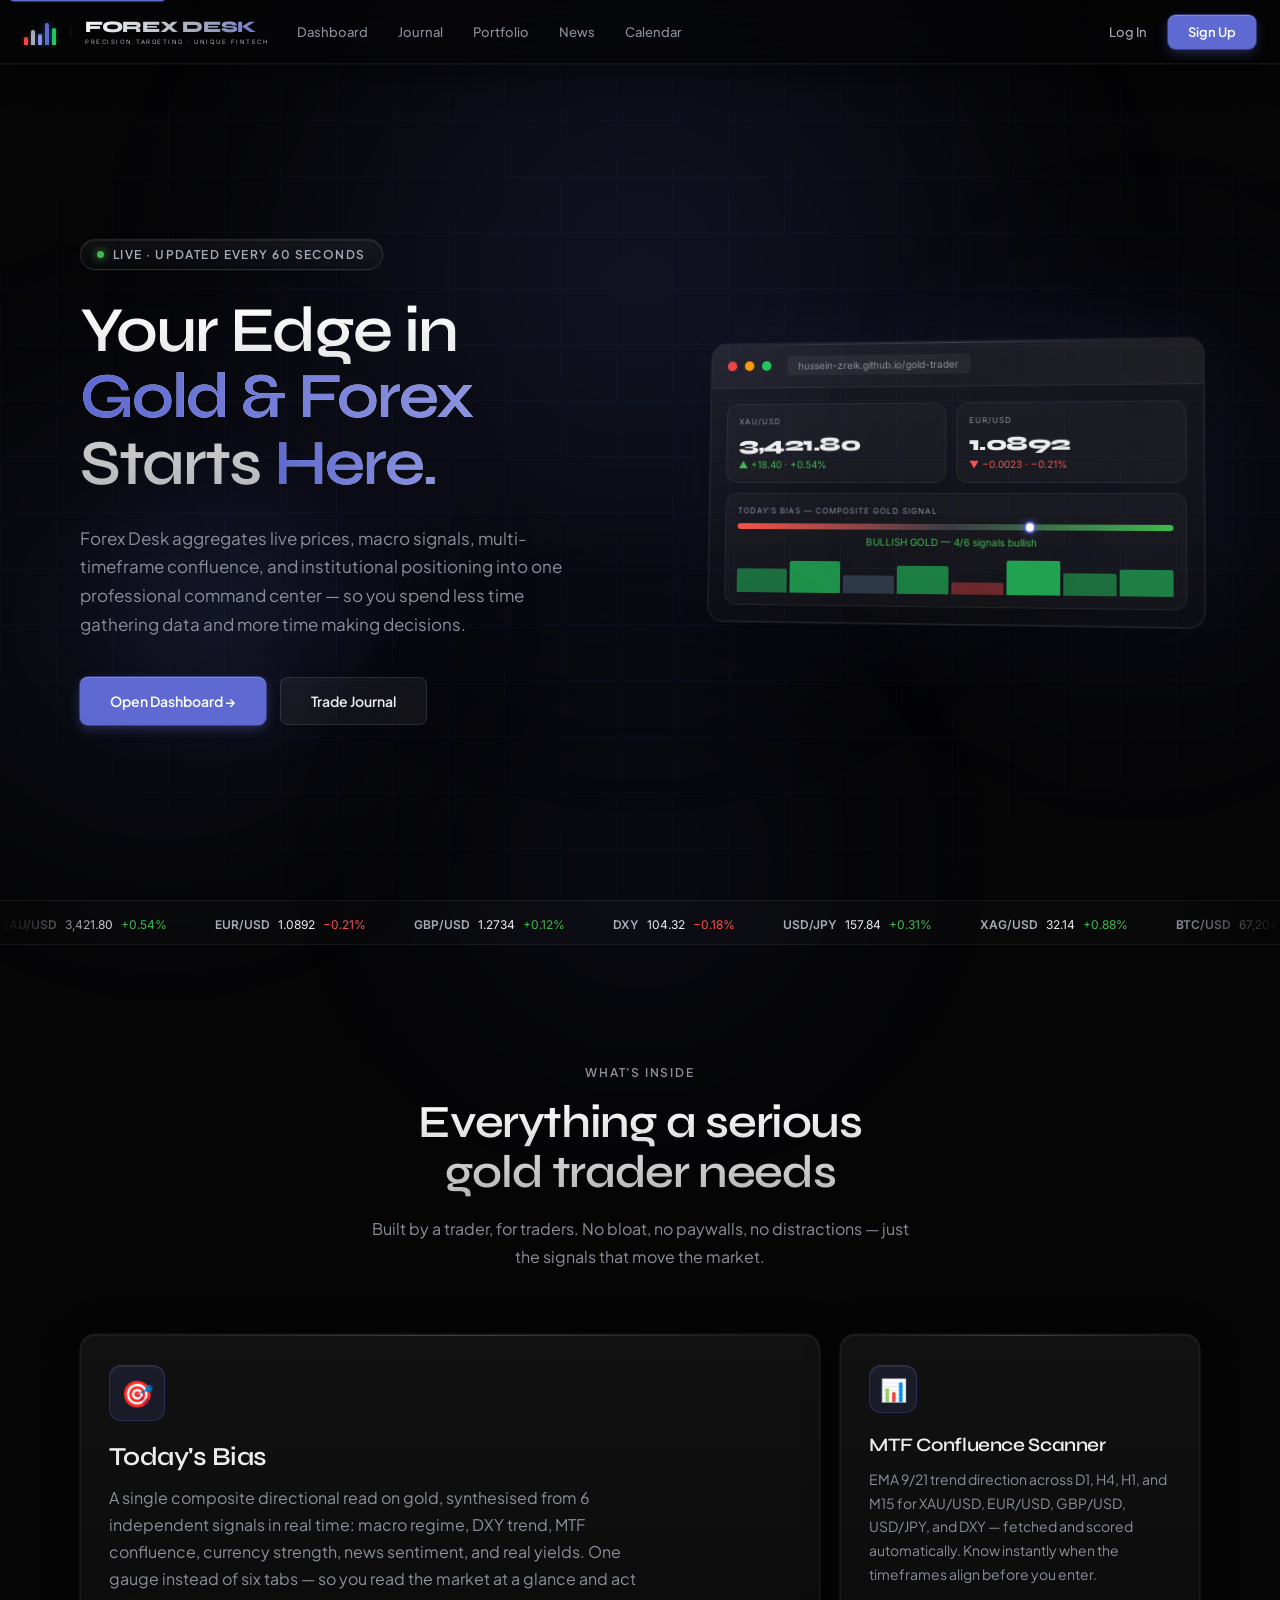
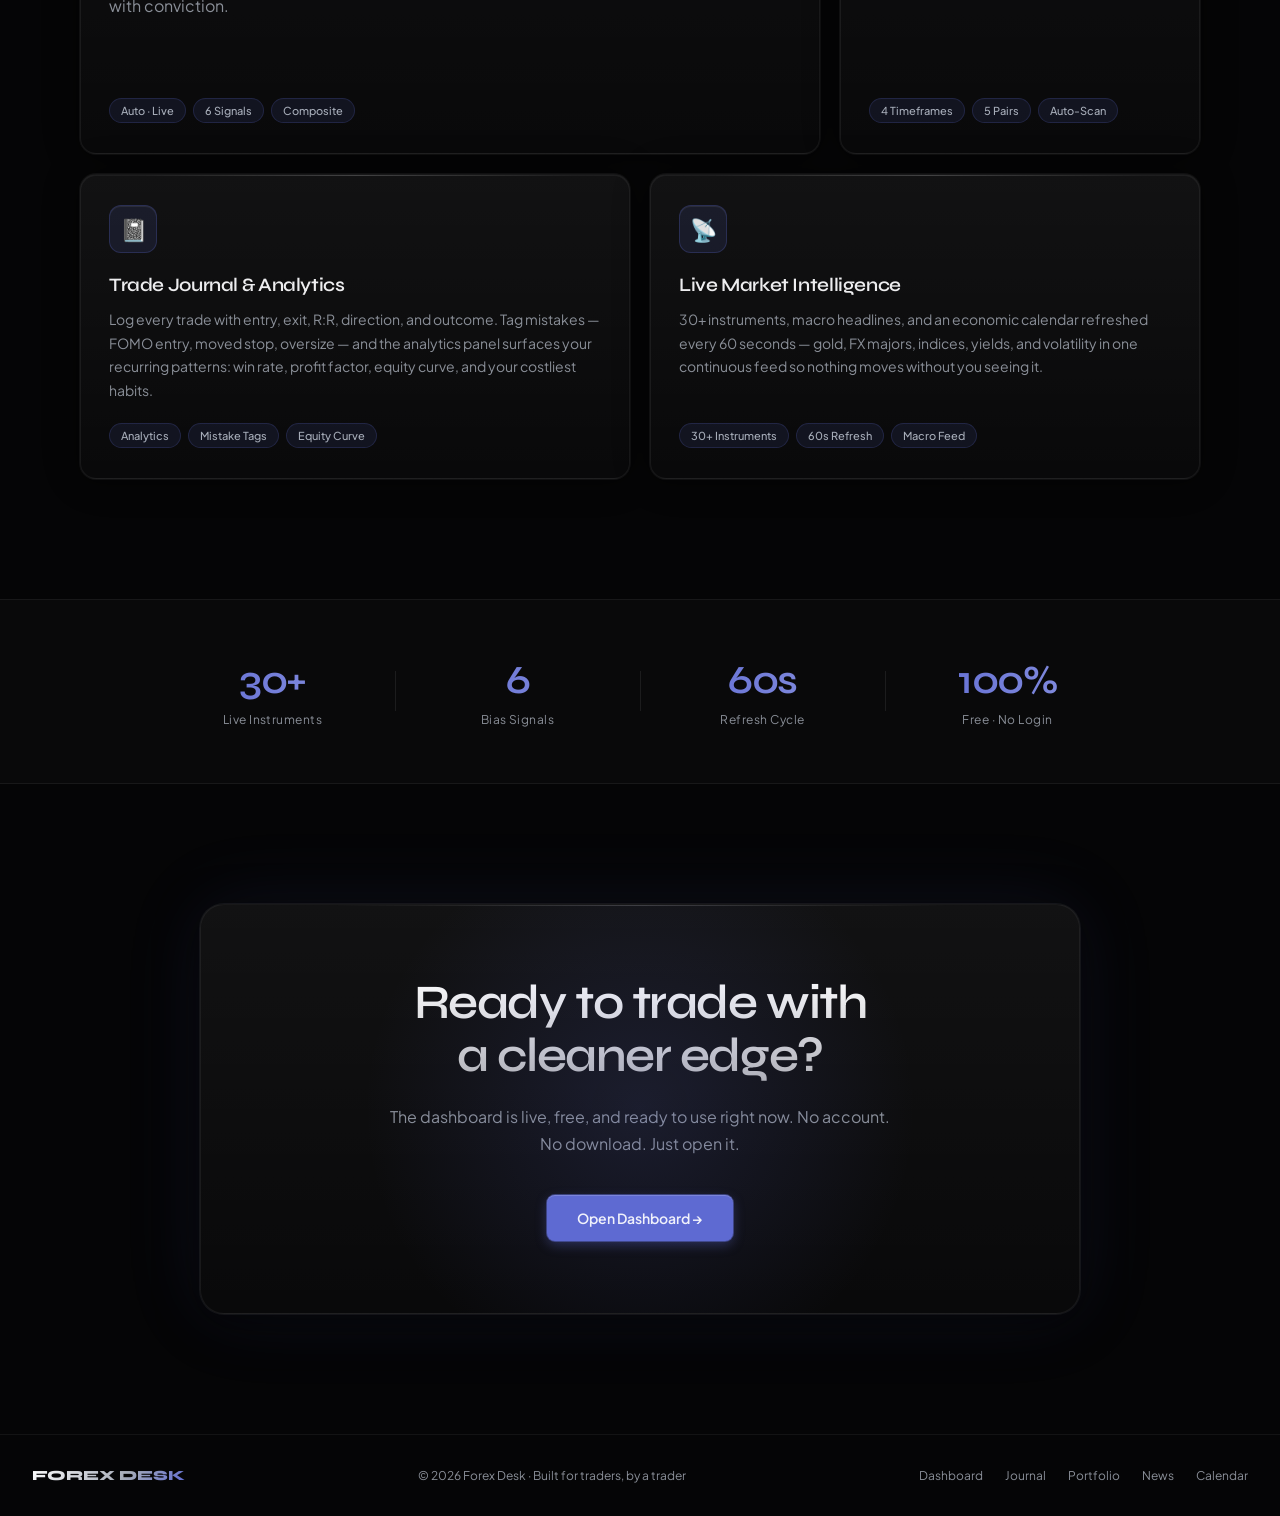
<file: landing.html>
<!DOCTYPE html>
<html lang="en">
<head>
<meta charset="UTF-8">
<meta name="viewport" content="width=device-width, initial-scale=1.0">
<title>Forex Desk — Professional Gold & Forex Trading Command Center</title>
<meta name="description" content="Live gold & forex rates, smart money signals, and economic calendar — all in one professional trading command center.">
<meta property="og:type"        content="website">
<meta property="og:title"       content="Forex Desk — Live Gold & Forex Rates">
<meta property="og:description" content="Live gold & forex rates, smart money signals, and economic calendar — all in one professional trading command center.">
<meta property="og:url"         content="https://hussein-zreik.github.io/gold-trader/landing.html">
<meta property="og:image"       content="https://hussein-zreik.github.io/gold-trader/og-image.svg">
<meta name="twitter:card"       content="summary_large_image">
<meta name="twitter:title"      content="Forex Desk — Live Gold & Forex Rates">
<meta name="twitter:description" content="Live gold & forex rates, smart money signals, and economic calendar — all in one professional trading command center.">
<meta name="twitter:image"      content="https://hussein-zreik.github.io/gold-trader/og-image.svg">
<link rel="canonical"           href="https://hussein-zreik.github.io/gold-trader/landing.html">
<meta name="theme-color" content="#050506">
<link rel="icon" href="favicon.svg?v=5">
<link rel="apple-touch-icon" href="icon-192.png">
<link rel="manifest" href="manifest.json">
<link rel="preconnect" href="https://fonts.googleapis.com">
<link rel="preconnect" href="https://fonts.gstatic.com" crossorigin>
<link rel="preload" as="style" href="https://fonts.googleapis.com/css2?family=Plus+Jakarta+Sans:wght@400;500;600;700;800&family=Inter:wght@300;400;500;600&family=Syne:wght@700;800;900&display=swap">
<link rel="stylesheet" href="https://fonts.googleapis.com/css2?family=Plus+Jakarta+Sans:wght@400;500;600;700;800&family=Inter:wght@300;400;500;600&family=Syne:wght@700;800;900&display=swap" media="print" onload="this.media='all'">
<noscript><link rel="stylesheet" href="https://fonts.googleapis.com/css2?family=Plus+Jakarta+Sans:wght@400;500;600;700;800&family=Inter:wght@300;400;500;600&family=Syne:wght@700;800;900&display=swap"></noscript>
<style>
:root {
  --bg:    #050506;
  --bg2:   #0a0a0c;
  --bg3:   #101014;
  --card:  #0a0a0c;
  --border:#1c1d24;
  --text:  #EDEDEF;
  --muted: #8A8F98;
  --muted2:#A6ACB8;
  --blue:  #5E6AD2;
  --blue2: #5E6AD2;
  --red:   #EF4444;
  --green: #22C55E;
  --gold:  #F59E0B;
  --sans:  'Plus Jakarta Sans', 'Inter', system-ui, sans-serif;
  --mono:  'Inter', monospace;
  --display: Syne, 'Plus Jakarta Sans', sans-serif;
}

* { margin: 0; padding: 0; box-sizing: border-box; }

::selection { background: rgba(94,106,210,.35); color: #fff; }

body {
  font-family: var(--sans);
  background: var(--bg);
  color: var(--text);
  min-height: 100vh;
  overflow-x: hidden;
  -webkit-font-smoothing: antialiased;
}

/* shared section primitives */
.lx-section-inner { max-width: 1120px; margin: 0 auto; width: 100%; }
.eyebrow {
  display: inline-flex;
  align-items: center;
  gap: 8px;
  font-size: 11px;
  font-weight: 600;
  letter-spacing: .15em;
  text-transform: uppercase;
  color: var(--muted);
}

/* gradient headline helpers */
.grad-head {
  background: linear-gradient(180deg, #FFFFFF 0%, rgba(255,255,255,.70) 100%);
  -webkit-background-clip: text;
  background-clip: text;
  -webkit-text-fill-color: transparent;
  color: transparent;
}
.shimmer {
  background: linear-gradient(90deg, #5E6AD2, #8A93E0, #5E6AD2);
  background-size: 200% auto;
  -webkit-background-clip: text;
  background-clip: text;
  -webkit-text-fill-color: transparent;
  color: transparent;
  animation: lxShimmer 5s linear infinite;
}
@keyframes lxShimmer { to { background-position: 200% center; } }

/* scroll-triggered entrance */
.lx-reveal { opacity: 0; transform: translateY(24px); transition: opacity .6s cubic-bezier(.16,1,.3,1), transform .6s cubic-bezier(.16,1,.3,1); }
.lx-reveal.is-visible { opacity: 1; transform: translateY(0); }

/* ── HEADER ── */
.site-header {
  position: sticky;
  top: 0;
  z-index: 100;
  background: rgba(5,5,6,0.72);
  backdrop-filter: blur(22px);
  -webkit-backdrop-filter: blur(22px);
  border-bottom: 1px solid rgba(255,255,255,.06);
  padding: 0 24px;
  height: 64px;
  display: flex;
  align-items: center;
  gap: 16px;
}

.logo {
  display: flex;
  align-items: center;
  gap: 10px;
  text-decoration: none;
  flex-shrink: 0;
}

.logo-bars {
  display: flex;
  align-items: flex-end;
  gap: 3px;
  height: 26px;
}

.logo-bar {
  border-radius: 2px 2px 0 0;
  transform-origin: bottom;
}
.lb1 { width:4px; height:8px;  background:#ef4444; box-shadow:0 0 5px rgba(239,68,68,.5);  animation: 2.8s ease-in-out infinite breathe1; }
.lb2 { width:4px; height:15px; background:#A6ACB8; box-shadow:0 0 4px rgba(139,175,209,.3); animation: 3.2s ease-in-out .3s infinite breathe2; }
.lb3 { width:4px; height:11px; background:#8A93E0; box-shadow:0 0 5px rgba(96,165,250,.4);  animation: 2.6s ease-in-out .6s infinite breathe3; }
.lb4 { width:4px; height:22px; background:#5E6AD2; box-shadow:0 0 7px rgba(94,106,210,.6);  animation: 3.5s ease-in-out .1s infinite breathe4; }
.lb5 { width:4px; height:17px; background:#22c55e; box-shadow:0 0 5px rgba(34,197,94,.4);   animation: 3.0s ease-in-out .5s infinite breathe5; }

@keyframes breathe1 { 0%,100%{transform:scaleY(1);opacity:.9}  50%{transform:scaleY(1.4);opacity:1} }
@keyframes breathe2 { 0%,100%{transform:scaleY(1);opacity:.85} 50%{transform:scaleY(1.3);opacity:1} }
@keyframes breathe3 { 0%,100%{transform:scaleY(1);opacity:.8}  50%{transform:scaleY(1.5);opacity:1} }
@keyframes breathe4 { 0%,100%{transform:scaleY(1);opacity:1}   50%{transform:scaleY(1.2);opacity:.95} }
@keyframes breathe5 { 0%,100%{transform:scaleY(1);opacity:.9}  50%{transform:scaleY(1.35);opacity:1} }

.logo-divider {
  width: 1px;
  height: 20px;
  background: linear-gradient(180deg, transparent, #1c1d24, transparent);
  margin: 0 4px;
}

.logo-name {
  font-family: var(--display);
  font-size: 16px;
  font-weight: 800;
  letter-spacing: -.3px;
  background: linear-gradient(135deg, #fff 0%, #A6ACB8 60%, #5E6AD2 100%);
  -webkit-background-clip: text;
  -webkit-text-fill-color: transparent;
  background-clip: text;
  line-height: 1;
}

.logo-sub {
  font-size: 6px;
  color: var(--muted2);
  letter-spacing: 1.5px;
  font-family: var(--mono);
  margin-top: 3px;
  text-transform: uppercase;
}

.site-nav {
  display: flex;
  align-items: center;
  gap: 4px;
  flex: 1;
}

.nav-link {
  padding: 8px 13px;
  font-size: 13px;
  font-weight: 500;
  letter-spacing: 0;
  text-transform: none;
  color: var(--muted);
  text-decoration: none;
  border-radius: 8px;
  transition: color .2s cubic-bezier(.16,1,.3,1), background .2s;
  cursor: pointer;
  border: none;
  background: none;
  white-space: nowrap;
}

.nav-link:hover { color: var(--text); background: rgba(255,255,255,.05); }
.nav-link.active { color: var(--blue); }

.nav-cta {
  margin-left: auto;
  padding: 9px 20px;
  position: relative;
  overflow: hidden;
  background: var(--blue);
  color: #fff;
  font-size: 13px;
  font-weight: 600;
  letter-spacing: 0;
  text-transform: none;
  text-decoration: none;
  border-radius: 8px;
  border: none;
  cursor: pointer;
  transition: background .2s cubic-bezier(.16,1,.3,1), transform .15s, box-shadow .2s;
  flex-shrink: 0;
  box-shadow: 0 0 0 1px rgba(94,106,210,.5),0 4px 12px rgba(94,106,210,.35),inset 0 1px 0 0 rgba(255,255,255,.2);
}
.nav-cta::before {
  content:''; position:absolute; top:0; left:-130%; width:60%; height:100%;
  background: linear-gradient(90deg, transparent, rgba(255,255,255,.35), transparent);
  transform: skewX(-20deg); transition: left .6s cubic-bezier(.16,1,.3,1); pointer-events:none;
}
.nav-cta:hover::before { left: 130%; }
.nav-cta:hover { background: var(--blue2); transform: translateY(-1px); }

.mobile-menu-btn {
  display: none;
  background: none;
  border: none;
  color: var(--text);
  font-size: 20px;
  cursor: pointer;
  margin-left: auto;
  padding: 4px 8px;
  line-height: 1;
  border-radius: 8px;
}

/* ── HERO ── */
.hero {
  min-height: calc(100vh - 64px);
  display: flex;
  align-items: center;
  position: relative;
  overflow: hidden;
  padding: 96px 32px;
  will-change: opacity, transform;
}

/* animated grid background */
.hero::before {
  content: '';
  position: absolute;
  inset: 0;
  background-image:
    linear-gradient(rgba(94,106,210,.05) 1px, transparent 1px),
    linear-gradient(90deg, rgba(94,106,210,.05) 1px, transparent 1px);
  background-size: 56px 56px;
  mask-image: radial-gradient(ellipse 80% 80% at 50% 45%, black 35%, transparent 100%);
  -webkit-mask-image: radial-gradient(ellipse 80% 80% at 50% 45%, black 35%, transparent 100%);
  pointer-events: none;
}

.orb-red {
  position: absolute;
  bottom: 14%;
  left: 4%;
  width: 360px;
  height: 360px;
  background: radial-gradient(circle, rgba(94,106,210,.10) 0%, transparent 70%);
  pointer-events: none;
}

.hero-inner {
  position: relative;
  z-index: 1;
  max-width: 1120px;
  margin: 0 auto;
  width: 100%;
  display: grid;
  grid-template-columns: 1.05fr .95fr;
  gap: 72px;
  align-items: center;
}

.hero-eyebrow {
  display: inline-flex;
  align-items: center;
  gap: 9px;
  font-size: 12px;
  font-weight: 600;
  letter-spacing: .12em;
  text-transform: uppercase;
  color: var(--muted2);
  background: linear-gradient(to bottom,rgba(255,255,255,.055),rgba(255,255,255,.02));
  border: 1px solid rgba(255,255,255,.10);
  padding: 7px 16px;
  border-radius: 9999px;
  margin-bottom: 28px;
  box-shadow: 0 0 0 1px rgba(255,255,255,.04), inset 0 1px 0 rgba(255,255,255,.06);
}

.hero-eyebrow span { width:7px; height:7px; background:var(--green); border-radius:50%; box-shadow:0 0 8px var(--green); animation:1.6s ease-in-out infinite pulse; }
@keyframes pulse { 0%,100%{opacity:1;transform:scale(1)} 50%{opacity:.5;transform:scale(.8)} }

.hero-title {
  font-family: var(--display);
  font-size: clamp(38px, 5.4vw, 64px);
  font-weight: 600;
  line-height: 1.04;
  letter-spacing: -0.03em;
  margin-bottom: 26px;
  background: linear-gradient(180deg, #FFFFFF 0%, rgba(255,255,255,.70) 100%);
  -webkit-background-clip: text;
  background-clip: text;
  -webkit-text-fill-color: transparent;
  color: transparent;
}

.hero-title .hl-blue,
.hero-title .hl-red {
  background: linear-gradient(90deg, #5E6AD2, #8A93E0, #5E6AD2);
  background-size: 200% auto;
  -webkit-background-clip: text;
  background-clip: text;
  -webkit-text-fill-color: transparent;
  color: transparent;
  animation: lxShimmer 5s linear infinite;
}

.hero-desc {
  font-size: 17px;
  color: var(--muted);
  line-height: 1.7;
  margin-bottom: 38px;
  max-width: 500px;
}

.hero-actions {
  display: flex;
  gap: 14px;
  flex-wrap: wrap;
}

.btn-primary {
  display: inline-flex;
  align-items: center;
  justify-content: center;
  gap: 8px;
  position: relative;
  overflow: hidden;
  padding: 14px 30px;
  background: var(--blue);
  color: #fff;
  font-size: 14px;
  font-weight: 600;
  letter-spacing: 0;
  text-transform: none;
  text-decoration: none;
  border-radius: 8px;
  border: none;
  cursor: pointer;
  transition: background .25s cubic-bezier(.16,1,.3,1), transform .2s cubic-bezier(.16,1,.3,1), box-shadow .25s;
  box-shadow: 0 0 0 1px rgba(94,106,210,.5),0 4px 12px rgba(94,106,210,.35),inset 0 1px 0 0 rgba(255,255,255,.2);
}
.btn-primary::before {
  content:''; position:absolute; top:0; left:-130%; width:55%; height:100%;
  background: linear-gradient(90deg, transparent, rgba(255,255,255,.4), transparent);
  transform: skewX(-20deg); transition: left .65s cubic-bezier(.16,1,.3,1); pointer-events:none;
}
.btn-primary:hover::before { left: 140%; }
.btn-primary:hover {
  background: var(--blue2);
  transform: translateY(-2px);
  box-shadow: 0 0 0 1px rgba(94,106,210,.6),0 8px 26px rgba(94,106,210,.5),0 0 60px rgba(94,106,210,.25),inset 0 1px 0 0 rgba(255,255,255,.25);
}
.btn-primary:active { transform: scale(.98); }

.btn-secondary {
  display: inline-flex;
  align-items: center;
  justify-content: center;
  gap: 8px;
  padding: 14px 30px;
  background: rgba(255,255,255,.05);
  color: var(--text);
  font-size: 14px;
  font-weight: 600;
  letter-spacing: 0;
  text-transform: none;
  text-decoration: none;
  border-radius: 8px;
  border: 1px solid rgba(255,255,255,.10);
  cursor: pointer;
  transition: background .25s, border-color .25s, transform .2s cubic-bezier(.16,1,.3,1);
}
.btn-secondary:hover { background: rgba(255,255,255,.08); border-color: rgba(255,255,255,.16); transform: translateY(-2px); }
.btn-secondary:active { transform: scale(.98); }

/* hero dashboard preview */
.hero-visual {
  position: relative;
}

.dashboard-preview {
  position: relative;
  background: linear-gradient(to bottom,rgba(255,255,255,.055),rgba(255,255,255,.02));
  border: 1px solid rgba(255,255,255,.06);
  border-radius: 16px;
  overflow: hidden;
  box-shadow: 0 0 0 1px rgba(255,255,255,.06),0 20px 60px rgba(0,0,0,.6),0 0 80px rgba(94,106,210,.12);
  transform: perspective(1200px) rotateY(-7deg) rotateX(3deg);
  transition: transform .5s cubic-bezier(.16,1,.3,1), box-shadow .5s cubic-bezier(.16,1,.3,1);
}
.dashboard-preview::before {
  content:''; position:absolute; top:0; left:8%; right:8%; height:1px; z-index:5;
  background: linear-gradient(90deg, transparent, rgba(255,255,255,.18), transparent);
}
.dashboard-preview:hover {
  transform: perspective(1200px) rotateY(-3deg) rotateX(1.5deg) translateY(-4px);
  box-shadow: 0 0 0 1px rgba(255,255,255,.10),0 28px 70px rgba(0,0,0,.65),0 0 100px rgba(94,106,210,.2);
}

.dp-header {
  background: linear-gradient(90deg, rgba(255,255,255,.04), rgba(255,255,255,.02), rgba(255,255,255,.04));
  padding: 12px 16px;
  display: flex;
  align-items: center;
  gap: 8px;
  border-bottom: 1px solid rgba(255,255,255,.06);
}

.dp-dot { width:10px; height:10px; border-radius:50%; }
.dp-dot.r { background:#ef4444; }
.dp-dot.y { background:#f59e0b; }
.dp-dot.g { background:#22c55e; }

.dp-url {
  margin-left: 8px;
  font-family: var(--mono);
  font-size: 10px;
  color: var(--muted);
  background: rgba(255,255,255,.05);
  padding: 4px 12px;
  border-radius: 4px;
}

.dp-body {
  padding: 16px;
  display: grid;
  grid-template-columns: 1fr 1fr;
  gap: 10px;
}

.dp-widget {
  background: rgba(255,255,255,.03);
  border: 1px solid rgba(255,255,255,.06);
  border-radius: 12px;
  padding: 12px;
}

.dp-widget-label {
  font-family: var(--mono);
  font-size: 8px;
  color: var(--muted);
  letter-spacing: 1px;
  text-transform: uppercase;
  margin-bottom: 6px;
}

.dp-price {
  font-family: var(--display);
  font-size: 20px;
  font-weight: 800;
  color: var(--text);
  letter-spacing: -.5px;
}

.dp-change {
  font-family: var(--mono);
  font-size: 10px;
  margin-top: 2px;
}
.dp-change.up { color: var(--green); }
.dp-change.dn { color: var(--red); }

.dp-bias {
  grid-column: 1/-1;
  background: rgba(255,255,255,.03);
  border: 1px solid rgba(255,255,255,.06);
  border-radius: 12px;
  padding: 12px;
}

.dp-bias-label {
  font-family: var(--mono);
  font-size: 8px;
  color: var(--muted);
  letter-spacing: 1px;
  text-transform: uppercase;
  margin-bottom: 8px;
}

.dp-bias-bar {
  height: 6px;
  background: linear-gradient(90deg, var(--red), rgba(138,143,152,.3), var(--green));
  border-radius: 9999px;
  position: relative;
  margin-bottom: 6px;
}

.dp-bias-needle {
  position: absolute;
  top: -3px;
  width: 12px;
  height: 12px;
  background: #fff;
  border-radius: 50%;
  border: 2px solid var(--blue);
  transform: translateX(-50%);
  left: 68%;
  box-shadow: 0 0 8px rgba(94,106,210,.7);
}

.dp-bias-verdict {
  font-family: var(--mono);
  font-size: 10px;
  color: var(--green);
  text-align: center;
}

.dp-mini-bars {
  display: flex;
  align-items: flex-end;
  gap: 3px;
  height: 40px;
  margin-top: 6px;
}

.dp-mini-bar {
  flex: 1;
  border-radius: 2px 2px 0 0;
  min-height: 4px;
}

/* ── TICKER STRIP ── */
.ticker-strip {
  background: rgba(255,255,255,.02);
  border-top: 1px solid rgba(255,255,255,.06);
  border-bottom: 1px solid rgba(255,255,255,.06);
  padding: 11px 0;
  overflow: hidden;
  white-space: nowrap;
  position: relative;
}
.ticker-strip::before, .ticker-strip::after {
  content:''; position:absolute; top:0; bottom:0; width:120px; z-index:2; pointer-events:none;
}
.ticker-strip::before { left:0; background: linear-gradient(90deg, #050506, transparent); }
.ticker-strip::after { right:0; background: linear-gradient(270deg, #050506, transparent); }

.ticker-inner {
  display: inline-flex;
  gap: 48px;
  animation: 30s linear infinite ticker-scroll;
}

.ticker-inner:hover { animation-play-state: paused; }

@keyframes ticker-scroll {
  from { transform: translateX(0); }
  to   { transform: translateX(-50%); }
}

.tick-item {
  display: inline-flex;
  align-items: center;
  gap: 8px;
  font-family: var(--mono);
  font-size: 12px;
}

.tick-sym { color: var(--muted2); font-weight: 600; }
.tick-price { color: var(--text); }
.tick-chg.up { color: var(--green); }
.tick-chg.dn { color: var(--red); }

/* ── FEATURES ── */
.features {
  padding: 120px 32px;
  background: transparent;
  position: relative;
}

.section-label {
  font-size: 12px;
  font-weight: 600;
  letter-spacing: .15em;
  text-transform: uppercase;
  color: var(--muted);
  margin-bottom: 18px;
  text-align: center;
}

.section-title {
  font-family: var(--display);
  font-size: clamp(28px, 4vw, 46px);
  font-weight: 600;
  letter-spacing: -0.03em;
  text-align: center;
  margin-bottom: 18px;
  line-height: 1.08;
  background: linear-gradient(180deg, #FFFFFF 0%, rgba(255,255,255,.70) 100%);
  -webkit-background-clip: text;
  background-clip: text;
  -webkit-text-fill-color: transparent;
  color: transparent;
}

.section-desc {
  font-size: 16px;
  color: var(--muted);
  text-align: center;
  max-width: 540px;
  margin: 0 auto 64px;
  line-height: 1.7;
}

/* ── Asymmetric bento grid ── */
.features-grid {
  max-width: 1120px;
  margin: 0 auto;
  display: grid;
  grid-template-columns: repeat(6, 1fr);
  grid-auto-rows: minmax(200px, auto);
  gap: 20px;
}

/* hero bento card 4x2, others fill */
.feature-card.span-hero { grid-column: span 4; grid-row: span 2; }
.feature-card.span-tall { grid-column: span 2; grid-row: span 2; }
.feature-card.span-wide { grid-column: span 3; }
.feature-card.span-med  { grid-column: span 3; }

.feature-card {
  background: linear-gradient(to bottom,rgba(255,255,255,.055),rgba(255,255,255,.02));
  border: 1px solid rgba(255,255,255,.06);
  border-radius: 16px;
  padding: 30px 28px;
  transition: border-color .3s, transform .3s cubic-bezier(.16,1,.3,1), box-shadow .3s cubic-bezier(.16,1,.3,1);
  position: relative;
  overflow: hidden;
  display: flex;
  flex-direction: column;
  box-shadow: 0 0 0 1px rgba(255,255,255,.06),0 2px 20px rgba(0,0,0,.4),0 0 40px rgba(0,0,0,.2);
}

.feature-card::before {
  content: '';
  position: absolute;
  top: 0; left: 10%; right: 10%;
  height: 1px;
  background: linear-gradient(90deg, transparent, rgba(255,255,255,.16), transparent);
  z-index: 3;
  pointer-events: none;
}

.feature-card:hover {
  border-color: rgba(255,255,255,.10);
  transform: translateY(-5px);
  box-shadow: 0 0 0 1px rgba(255,255,255,.10),0 8px 40px rgba(0,0,0,.55),0 0 80px rgba(94,106,210,.12);
}

.feature-icon {
  width: 48px;
  height: 48px;
  border-radius: 12px;
  display: flex;
  align-items: center;
  justify-content: center;
  font-size: 22px;
  margin-bottom: 20px;
  background: rgba(94,106,210,.12);
  border: 1px solid rgba(94,106,210,.25);
  box-shadow: inset 0 1px 0 rgba(255,255,255,.08);
}
.span-hero .feature-icon { width: 56px; height: 56px; font-size: 26px; }

.feature-name {
  font-family: var(--display);
  font-size: 19px;
  font-weight: 600;
  color: var(--text);
  margin-bottom: 12px;
  letter-spacing: -0.02em;
}
.span-hero .feature-name { font-size: 26px; }

.feature-desc {
  font-size: 14px;
  color: var(--muted);
  line-height: 1.7;
  margin-bottom: 20px;
}
.span-hero .feature-desc { font-size: 16px; max-width: 560px; }
.feature-tags { margin-top: auto; }

.feature-tags {
  display: flex;
  flex-wrap: wrap;
  gap: 7px;
}

.ftag {
  font-size: 11px;
  font-weight: 500;
  letter-spacing: 0;
  padding: 5px 11px;
  border-radius: 9999px;
  text-transform: none;
  background: rgba(94,106,210,.10);
  color: #A6ACB8;
  border: 1px solid rgba(94,106,210,.20);
}

/* ── STATS BAR ── */
.stats-bar {
  background: rgba(255,255,255,.02);
  border-top: 1px solid rgba(255,255,255,.06);
  border-bottom: 1px solid rgba(255,255,255,.06);
  padding: 56px 32px;
}

.stats-inner {
  max-width: 940px;
  margin: 0 auto;
  display: grid;
  grid-template-columns: repeat(4, 1fr);
  gap: 40px;
  text-align: center;
}
.stats-inner > div { position: relative; }
.stats-inner > div + div::before {
  content:''; position:absolute; left:-20px; top:50%; transform:translateY(-50%);
  width:1px; height:40px; background:rgba(255,255,255,.08);
}

.stat-num {
  font-family: var(--display);
  font-size: 40px;
  font-weight: 600;
  letter-spacing: -0.03em;
  background: linear-gradient(90deg, #5E6AD2, #8A93E0, #5E6AD2);
  background-size: 200% auto;
  -webkit-background-clip: text;
  background-clip: text;
  -webkit-text-fill-color: transparent;
  color: transparent;
  animation: lxShimmer 6s linear infinite;
  margin-bottom: 8px;
}

.stat-label {
  font-size: 12px;
  color: var(--muted);
  letter-spacing: .04em;
  text-transform: none;
}

/* ── CTA BAND ── */
.cta-band {
  padding: 120px 32px;
  text-align: center;
  position: relative;
  overflow: hidden;
}

.cta-band-card {
  position: relative;
  max-width: 880px;
  margin: 0 auto;
  padding: 72px 40px;
  border-radius: 24px;
  background: linear-gradient(to bottom,rgba(255,255,255,.055),rgba(255,255,255,.02));
  border: 1px solid rgba(255,255,255,.06);
  box-shadow: 0 0 0 1px rgba(255,255,255,.06),0 8px 40px rgba(0,0,0,.55),0 0 80px rgba(94,106,210,.12);
  overflow: hidden;
}
.cta-band-card::before {
  content:''; position:absolute; top:0; left:15%; right:15%; height:1px;
  background: linear-gradient(90deg, transparent, rgba(255,255,255,.18), transparent);
}
.cta-band-card::after {
  content:''; position:absolute; top:50%; left:50%; width:600px; height:600px;
  background: radial-gradient(circle, rgba(94,106,210,.16) 0%, transparent 65%);
  transform: translate(-50%,-50%); pointer-events:none;
}

.cta-band h2 {
  font-family: var(--display);
  font-size: clamp(28px, 4vw, 48px);
  font-weight: 600;
  letter-spacing: -0.03em;
  margin-bottom: 20px;
  line-height: 1.1;
  position: relative;
  background: linear-gradient(180deg, #FFFFFF 0%, rgba(255,255,255,.70) 100%);
  -webkit-background-clip: text;
  background-clip: text;
  -webkit-text-fill-color: transparent;
  color: transparent;
}

.cta-band p {
  font-size: 16px;
  color: var(--muted);
  margin-bottom: 38px;
  max-width: 500px;
  margin-left: auto;
  margin-right: auto;
  line-height: 1.7;
  position: relative;
}

/* ── FOOTER ── */
.site-footer {
  border-top: 1px solid rgba(255,255,255,.06);
  padding: 32px;
  display: flex;
  align-items: center;
  justify-content: space-between;
  gap: 20px;
  flex-wrap: wrap;
}

.footer-brand {
  font-family: var(--display);
  font-size: 14px;
  font-weight: 800;
  background: linear-gradient(135deg, #fff 0%, #A6ACB8 60%, #5E6AD2 100%);
  -webkit-background-clip: text;
  -webkit-text-fill-color: transparent;
  background-clip: text;
}

.footer-copy {
  font-size: 12px;
  color: var(--muted);
  letter-spacing: 0;
}

.footer-links {
  display: flex;
  gap: 22px;
}

.footer-links a {
  font-size: 12px;
  color: var(--muted);
  text-decoration: none;
  letter-spacing: 0;
  text-transform: none;
  transition: color .2s;
}

.footer-links a:hover { color: var(--text); }

/* ── MOBILE ── */
.mobile-nav {
  display: none;
  position: fixed;
  top: 64px;
  left: 0;
  right: 0;
  background: rgba(5,5,6,0.97);
  backdrop-filter: blur(22px);
  -webkit-backdrop-filter: blur(22px);
  border-bottom: 1px solid rgba(255,255,255,.06);
  box-shadow: 0 16px 40px rgba(0,0,0,.5);
  padding: 16px;
  z-index: 99;
  flex-direction: column;
  gap: 4px;
}

.mobile-nav.open { display: flex; }
.mobile-nav .nav-link { padding: 13px 16px; display: block; font-size: 15px; border-radius: 8px; }
.mobile-nav .nav-cta { margin-top: 10px; text-align: center; display: block; padding: 14px; width: 100%; font-size: 15px; }

@media (max-width: 900px) {
  .site-nav { display: none; }
  .nav-cta  { display: none; }
  .mobile-menu-btn { display: block; }
  .site-header { padding: 0 16px; gap: 8px; }

  /* Hero */
  .hero { padding: 40px 16px 48px; min-height: auto; }
  .hero-inner { grid-template-columns: 1fr; gap: 32px; }
  .hero-visual { display: none; }
  .hero-title { font-size: 32px; letter-spacing: -1px; }
  .hero-desc { font-size: 14px; margin-bottom: 28px; }
  .hero-actions { flex-direction: column; gap: 10px; }
  .hero-actions .btn-primary,
  .hero-actions .btn-secondary { width: 100%; text-align: center; padding: 14px; }
  .hero-eyebrow { font-size: 9px; }

  /* Ticker */
  .ticker-strip { padding: 8px 0; }

  /* Features */
  .features { padding: 64px 16px; }
  .features-grid { grid-template-columns: 1fr; grid-auto-rows: auto; gap: 16px; }
  .feature-card.span-hero,
  .feature-card.span-tall,
  .feature-card.span-wide,
  .feature-card.span-med { grid-column: auto; grid-row: auto; }
  .feature-card { padding: 24px 20px; }
  .span-hero .feature-name { font-size: 22px; }
  .span-hero .feature-desc { font-size: 15px; }
  .section-title { font-size: 26px; }
  .section-desc { font-size: 14px; margin-bottom: 40px; }

  /* Stats */
  .stats-bar { padding: 40px 16px; }
  .stats-inner { grid-template-columns: repeat(2, 1fr); gap: 28px 24px; }
  .stats-inner > div + div::before { display: none; }
  .stat-num { font-size: 30px; }

  /* CTA band */
  .cta-band { padding: 64px 16px; }
  .cta-band-card { padding: 48px 24px; }
  .cta-band h2 { font-size: 26px; }
  .cta-band p { font-size: 14px; }

  /* Footer */
  .site-footer { flex-direction: column; align-items: flex-start; gap: 14px; padding: 24px 16px; }
  .footer-links { flex-wrap: wrap; gap: 14px; }
}

@media (prefers-reduced-motion: reduce) {
  .lb1,.lb2,.lb3,.lb4,.lb5 { animation: none; }
  .ticker-inner { animation: none; }
  .shimmer, .stat-num, .hero-title .hl-blue, .hero-title .hl-red { animation: none; }
  .btn-primary:hover, .btn-secondary:hover, .nav-cta:hover { transform: none; }
  .dashboard-preview, .dashboard-preview:hover { transform: none; }
  .feature-card:hover { transform: none; }
  .lx-reveal { opacity: 1 !important; transform: none !important; }
}
</style>
<style>
/* ════ LINEAR / MODERN SKIN ════ */
:root{--bg:#050506!important;--bg2:#0a0a0c!important;--bg3:#101014!important;--bg4:#16161c!important;--border:#1c1d24!important;--border-gold:rgba(94,106,210,0.30)!important;--text:#EDEDEF!important;--muted:#8A8F98!important;--muted2:#A6ACB8!important;--green:#3FB950!important;--red:#F85149!important;--orange:#E0A341!important;--blue:#5E6AD2!important;--blue2:#6872D9!important;--accent-blue:#5E6AD2!important;--btn-blue-bg:#5E6AD2!important;--gold:#5E6AD2!important;--gold-dim:#6872D9!important;--gold-bright:#8A93E0!important;--card:#16161c!important}
html{background:#050506!important}
body{background:transparent!important}
.lx-blob{position:fixed;border-radius:50%;z-index:-1;pointer-events:none;will-change:transform;transform:translateZ(0)}
.lx-blob.b1{top:-220px;left:50%;width:1000px;height:1000px;margin-left:-500px;background:radial-gradient(circle,rgba(94,106,210,.15),transparent 70%);filter:blur(55px);animation:lxf1 9s ease-in-out infinite}
.lx-blob.b2{top:24%;left:-160px;width:650px;height:800px;background:radial-gradient(circle,rgba(94,106,210,.10),transparent 70%);filter:blur(45px);animation:lxf2 11s ease-in-out infinite}
.lx-blob.b3{top:14%;right:-140px;width:560px;height:720px;background:radial-gradient(circle,rgba(94,106,210,.08),transparent 70%);filter:blur(40px);animation:lxf3 10s ease-in-out infinite}
.lx-blob.b4{bottom:-220px;left:50%;width:760px;height:520px;margin-left:-380px;background:radial-gradient(circle,rgba(94,106,210,.07),transparent 70%);filter:blur(50px);animation:lxpulse 8s ease-in-out infinite}
@keyframes lxf1{0%,100%{transform:translateZ(0) translateY(0)}50%{transform:translateZ(0) translateY(-26px)}}
@keyframes lxf2{0%,100%{transform:translateZ(0) translateY(0) rotate(0)}50%{transform:translateZ(0) translateY(-22px) rotate(1deg)}}
@keyframes lxf3{0%,100%{transform:translateZ(0) translateY(0) rotate(0)}50%{transform:translateZ(0) translateY(-30px) rotate(-1deg)}}
@keyframes lxpulse{0%,100%{opacity:.45;transform:translateZ(0) scale(1)}50%{opacity:.7;transform:translateZ(0) scale(1.06)}}
@media(prefers-reduced-motion:reduce){.lx-blob{animation:none!important}}
@media(max-width:780px){.lx-blob.b2,.lx-blob.b3{display:none}}
.lx-spot{position:absolute;inset:0;z-index:-1;opacity:0;transition:opacity .3s;pointer-events:none;background:radial-gradient(200px circle at var(--mx,50%) var(--my,50%),rgba(94,106,210,.07),transparent 60%)}
.feature-card:hover .lx-spot{opacity:1}
.feature-card{position:relative!important;z-index:0;background:linear-gradient(to bottom,rgba(255,255,255,.055),rgba(255,255,255,.02))!important;border:1px solid rgba(255,255,255,.06)!important;border-radius:16px!important;box-shadow:0 0 0 1px rgba(255,255,255,.05),0 2px 20px rgba(0,0,0,.4),0 0 40px rgba(0,0,0,.2),inset 0 1px 0 rgba(255,255,255,.05)!important;overflow:hidden!important;transition:transform .3s cubic-bezier(.16,1,.3,1),box-shadow .3s cubic-bezier(.16,1,.3,1),border-color .3s!important}
.feature-card:hover{border-color:rgba(255,255,255,.10)!important;box-shadow:0 0 0 1px rgba(255,255,255,.10),0 8px 40px rgba(0,0,0,.55),0 0 80px rgba(94,106,210,.12),inset 0 1px 0 rgba(255,255,255,.06)!important}
.feature-card::before{content:''!important;position:absolute;top:0;left:10%;right:10%;height:1px;background:linear-gradient(90deg,transparent,rgba(255,255,255,.16),transparent);z-index:3;pointer-events:none}
.site-header{background:rgba(5,5,6,.72)!important;backdrop-filter:blur(22px)!important;-webkit-backdrop-filter:blur(22px)!important;border-bottom:1px solid rgba(255,255,255,.06)!important;box-shadow:0 1px 0 rgba(255,255,255,.03),0 8px 32px rgba(0,0,0,.5)!important}
.nav-cta{background:#5E6AD2!important;border:none!important;color:#fff!important;box-shadow:0 0 0 1px rgba(94,106,210,.5),0 4px 12px rgba(94,106,210,.35),inset 0 1px 0 0 rgba(255,255,255,.2)!important}
.nav-cta:hover{background:#6872D9!important;box-shadow:0 0 0 1px rgba(94,106,210,.6),0 6px 22px rgba(94,106,210,.5),inset 0 1px 0 0 rgba(255,255,255,.25)!important}
input,select,textarea{background:#0F0F12!important;border:1px solid rgba(255,255,255,.10)!important;color:#EDEDEF!important;border-radius:8px!important}
input:focus,select:focus,textarea:focus{border-color:#5E6AD2!important;box-shadow:0 0 0 3px rgba(94,106,210,.22)!important;outline:none!important}
a:focus-visible,button:focus-visible,[tabindex]:focus-visible{outline:2px solid rgba(94,106,210,.6)!important;outline-offset:2px!important}

/* ── LIGHT MODE ── */
body.light-mode { background: #EBEBF0 !important; color: #09090B !important; }
html.light-mode  { background: #EBEBF0 !important; }

/* Blobs → warm mists */
body.light-mode .lx-blob.b1 { background: radial-gradient(circle,rgba(79,70,229,.05),transparent 70%) !important; }
body.light-mode .lx-blob.b2 { background: radial-gradient(circle,rgba(79,70,229,.04),transparent 70%) !important; }
body.light-mode .lx-blob.b3 { background: radial-gradient(circle,rgba(79,70,229,.04),transparent 70%) !important; }
body.light-mode .lx-blob.b4 { background: radial-gradient(circle,rgba(79,70,229,.03),transparent 70%) !important; }
body.light-mode .lx-spot { background: radial-gradient(200px circle at var(--mx,50%) var(--my,50%),rgba(79,70,229,.06),transparent 60%) !important; }

/* Header & nav */
body.light-mode .site-header { background: rgba(250,248,246,.92) !important; border-bottom-color: rgba(0,0,0,.06) !important; box-shadow: 0 1px 0 rgba(0,0,0,.04),0 4px 16px rgba(0,0,0,.06) !important; }
body.light-mode .logo-name { background-image: linear-gradient(135deg,#09090B 0%,#52525B 60%,#4F46E5 100%) !important; -webkit-background-clip: text !important; background-clip: text !important; -webkit-text-fill-color: transparent !important; color: transparent !important; }
body.light-mode .logo-sub { color: #52525B !important; }
body.light-mode .logo-divider { background: linear-gradient(180deg,transparent,rgba(0,0,0,.12),transparent) !important; }
body.light-mode .nav-link { color: #52525B !important; }
body.light-mode .nav-link:hover { color: #09090B !important; background: rgba(0,0,0,.04) !important; }
body.light-mode .nav-cta { background: #4F46E5 !important; box-shadow: 0 0 0 1px rgba(79,70,229,.4),0 4px 12px rgba(79,70,229,.25),inset 0 1px 0 rgba(255,255,255,.2) !important; }
body.light-mode .nav-cta:hover { background: #4338CA !important; }
body.light-mode .mobile-nav { background: rgba(250,248,246,.97) !important; border-bottom-color: rgba(0,0,0,.06) !important; }
body.light-mode .mobile-menu-btn { color: #52525B !important; }

/* Global text helpers */
body.light-mode .eyebrow { color: #52525B !important; }
body.light-mode .grad-head { background-image: linear-gradient(180deg,#09090B 0%,rgba(9,9,11,.70) 100%) !important; -webkit-background-clip: text !important; background-clip: text !important; -webkit-text-fill-color: transparent !important; color: transparent !important; }
body.light-mode .shimmer { background-image: linear-gradient(90deg,#4F46E5,#7C3AED,#4F46E5) !important; -webkit-background-clip: text !important; background-clip: text !important; -webkit-text-fill-color: transparent !important; color: transparent !important; }

/* Hero */
body.light-mode .hero-eyebrow { background: rgba(0,0,0,.04) !important; border-color: rgba(0,0,0,.08) !important; color: #52525B !important; }
body.light-mode .hero-title { background-image: linear-gradient(to bottom,#09090B,rgba(9,9,11,.70)) !important; -webkit-background-clip: text !important; background-clip: text !important; -webkit-text-fill-color: transparent !important; color: transparent !important; }
body.light-mode .hero-title .hl-blue,
body.light-mode .hero-title .hl-red { background-image: linear-gradient(90deg,#4F46E5,#7C3AED,#4F46E5) !important; -webkit-background-clip: text !important; background-clip: text !important; -webkit-text-fill-color: transparent !important; color: transparent !important; }
body.light-mode .hero-desc { color: #52525B !important; }
body.light-mode .orb-red { background: radial-gradient(circle,rgba(79,70,229,.06) 0%,transparent 70%) !important; }

/* Hero dashboard preview mockup */
body.light-mode .hero-visual { color: #09090B !important; }
body.light-mode .dashboard-preview { background: linear-gradient(to bottom,#FFFFFF,rgba(255,255,255,.95)) !important; border-color: rgba(0,0,0,.08) !important; box-shadow: 0 0 0 1px rgba(0,0,0,.06),0 20px 60px rgba(0,0,0,.12),0 0 80px rgba(79,70,229,.08) !important; }
body.light-mode .dashboard-preview:hover { box-shadow: 0 0 0 1px rgba(0,0,0,.10),0 28px 70px rgba(0,0,0,.16),0 0 100px rgba(79,70,229,.10) !important; }
body.light-mode .dp-header { background: linear-gradient(90deg,rgba(0,0,0,.03),rgba(0,0,0,.01),rgba(0,0,0,.03)) !important; border-bottom-color: rgba(0,0,0,.06) !important; }
body.light-mode .dp-url { background: rgba(0,0,0,.04) !important; color: #52525B !important; }
body.light-mode .dp-widget { background: rgba(0,0,0,.02) !important; border-color: rgba(0,0,0,.06) !important; }
body.light-mode .dp-widget-label { color: #52525B !important; }
body.light-mode .dp-price { color: #09090B !important; }
body.light-mode .dp-bias { background: rgba(0,0,0,.02) !important; border-color: rgba(0,0,0,.06) !important; }
body.light-mode .dp-bias-label { color: #52525B !important; }
body.light-mode .dp-bias-verdict { color: #16A34A !important; }
body.light-mode .dp-bias-needle { background: #FFFFFF !important; border-color: #4F46E5 !important; box-shadow: 0 0 8px rgba(79,70,229,.5) !important; }

/* Ticker strip */
body.light-mode .ticker-strip { background: rgba(0,0,0,.03) !important; border-top-color: rgba(0,0,0,.06) !important; border-bottom-color: rgba(0,0,0,.06) !important; }
body.light-mode .ticker-strip::before { background: linear-gradient(90deg,#EBEBF0,transparent) !important; }
body.light-mode .ticker-strip::after  { background: linear-gradient(270deg,#EBEBF0,transparent) !important; }
body.light-mode .tick-sym { color: #52525B !important; }
body.light-mode .tick-price { color: #09090B !important; }

/* Section text */
body.light-mode .section-label { color: #52525B !important; }
body.light-mode .section-title { background-image: linear-gradient(to bottom,#09090B,rgba(9,9,11,.70)) !important; -webkit-background-clip: text !important; background-clip: text !important; -webkit-text-fill-color: transparent !important; color: transparent !important; }
body.light-mode .section-desc { color: #52525B !important; }
body.light-mode .section-eyebrow { color: #52525B !important; }

/* Feature bento cards */
body.light-mode .feature-card {
  background: linear-gradient(to bottom,#FFFFFF,rgba(255,255,255,.95)) !important;
  border: 1px solid rgba(0,0,0,.06) !important;
  box-shadow: 0 0 0 1px rgba(0,0,0,.04),0 2px 8px rgba(0,0,0,.06),0 8px 24px rgba(0,0,0,.04) !important;
  color: #09090B !important;
}
body.light-mode .feature-card:hover {
  border-color: rgba(0,0,0,.10) !important;
  box-shadow: 0 0 0 1px rgba(0,0,0,.06),0 4px 20px rgba(0,0,0,.10),0 0 40px rgba(79,70,229,.06) !important;
}
body.light-mode .feature-card::before { background: linear-gradient(90deg,transparent,rgba(0,0,0,.04),transparent) !important; }
body.light-mode .feature-card h3 { color: #09090B !important; }
body.light-mode .feature-card p { color: #52525B !important; }
body.light-mode .feature-name { color: #09090B !important; }
body.light-mode .feature-desc { color: #52525B !important; }
body.light-mode .feature-icon { background: rgba(79,70,229,.08) !important; border-color: rgba(79,70,229,.18) !important; box-shadow: none !important; }
body.light-mode .feat-icon-box { background: rgba(79,70,229,.08) !important; border-color: rgba(79,70,229,.18) !important; }

/* Feature tags */
body.light-mode .feature-tags { background: transparent !important; border-color: transparent !important; }
body.light-mode .ftag { background: rgba(0,0,0,.04) !important; border-color: rgba(0,0,0,.08) !important; color: #52525B !important; }

/* Stats bar */
body.light-mode .stats-bar { background: rgba(0,0,0,.03) !important; border-top-color: rgba(0,0,0,.06) !important; border-bottom-color: rgba(0,0,0,.06) !important; }
body.light-mode .stats-inner > div + div::before { background: rgba(0,0,0,.10) !important; }
body.light-mode .stat-num { background-image: linear-gradient(90deg,#4F46E5,#7C3AED,#4F46E5) !important; -webkit-background-clip: text !important; background-clip: text !important; -webkit-text-fill-color: transparent !important; color: transparent !important; animation: none !important; }
body.light-mode .stat-label { color: #52525B !important; }

/* Buttons */
body.light-mode .btn-primary {
  background: #4F46E5 !important; color: #fff !important;
  box-shadow: 0 0 0 1px rgba(79,70,229,.4),0 4px 12px rgba(79,70,229,.25),inset 0 1px 0 0 rgba(255,255,255,.2) !important;
}
body.light-mode .btn-primary:hover { background: #4338CA !important; }
body.light-mode .btn-secondary {
  background: rgba(0,0,0,.04) !important; border-color: rgba(0,0,0,.10) !important; color: #09090B !important;
}
body.light-mode .btn-secondary:hover { background: rgba(0,0,0,.07) !important; }

/* CTA band */
body.light-mode .cta-band-card { background: rgba(79,70,229,.04) !important; border-color: rgba(79,70,229,.15) !important; box-shadow: 0 0 0 1px rgba(79,70,229,.08),0 8px 40px rgba(0,0,0,.06),0 0 80px rgba(79,70,229,.06) !important; }
body.light-mode .cta-band-card::before { background: linear-gradient(90deg,transparent,rgba(79,70,229,.12),transparent) !important; }
body.light-mode .cta-band-card::after { background: radial-gradient(circle,rgba(79,70,229,.06) 0%,transparent 65%) !important; }
body.light-mode .cta-band h2 { background-image: linear-gradient(180deg,#09090B,rgba(9,9,11,.70)) !important; -webkit-background-clip: text !important; background-clip: text !important; -webkit-text-fill-color: transparent !important; color: transparent !important; }
body.light-mode .cta-band p { color: #52525B !important; }
body.light-mode .cta-section,
body.light-mode .cta-inner,
body.light-mode .cta-card { background: rgba(79,70,229,.04) !important; border-color: rgba(79,70,229,.15) !important; }
body.light-mode .cta-section h2,
body.light-mode .cta-card h2 { color: #09090B !important; }
body.light-mode .cta-section p,
body.light-mode .cta-card p { color: #52525B !important; }

/* Footer */
body.light-mode .site-footer { background: rgba(244,244,246,.95) !important; border-top-color: rgba(0,0,0,.06) !important; }
body.light-mode .site-footer,
body.light-mode .site-footer a,
body.light-mode .site-footer p { color: #52525B !important; }
body.light-mode .site-footer a:hover { color: #09090B !important; }
body.light-mode .footer-brand { background-image: linear-gradient(135deg,#09090B 0%,#52525B 60%,#4F46E5 100%) !important; -webkit-background-clip: text !important; background-clip: text !important; -webkit-text-fill-color: transparent !important; color: transparent !important; }
body.light-mode .footer-copy { color: #52525B !important; }
body.light-mode .footer-links a { color: #52525B !important; }
body.light-mode .footer-links a:hover { color: #09090B !important; }

/* Inputs */
body.light-mode input,
body.light-mode select,
body.light-mode textarea { background: #FFFFFF !important; border-color: rgba(0,0,0,.10) !important; color: #09090B !important; }
body.light-mode input:focus,
body.light-mode select:focus,
body.light-mode textarea:focus { border-color: #4F46E5 !important; box-shadow: 0 0 0 3px rgba(79,70,229,.12) !important; }

/* Accent highlights */
body.light-mode .hl-blue { color: #4F46E5 !important; }
body.light-mode .hl-red  { color: #DC2626 !important; }

/* ── Skip link ── */
.skip-link-lnd{position:absolute;top:8px;left:8px;z-index:10000;padding:8px 16px;background:#5E6AD2;color:#fff;font-size:13px;font-weight:600;border-radius:6px;text-decoration:none;transform:translateY(-120%);transition:transform .2s;outline:none}
.skip-link-lnd:focus{transform:translateY(0)}
body.light-mode .skip-link-lnd{background:#4F46E5}
/* ── Page-load curtain ── */
#lx-curtain{position:fixed;inset:0;z-index:9999;background:#050506;pointer-events:none;opacity:1;transition:opacity 500ms ease}
body.light-mode #lx-curtain{background:#EBEBF0}
@keyframes lx-page-leave{from{opacity:1}to{opacity:0}}
html.page-leaving{animation:lx-page-leave 200ms ease forwards}
@media(prefers-reduced-motion:reduce){html.page-leaving{animation:none}}
</style>
</head>
<body>
<div id="lx-curtain"></div>
<a class="skip-link-lnd" href="#main-content">Skip to main content</a>
<div class="lx-blob b1" aria-hidden="true"></div>
<div class="lx-blob b2" aria-hidden="true"></div>
<div class="lx-blob b3" aria-hidden="true"></div>
<div class="lx-blob b4" aria-hidden="true"></div>

<!-- ── HEADER ── -->
<header class="site-header" id="siteHeader">
  <a href="index.html" class="logo" aria-label="Forex Desk home">
    <div class="logo-bars" aria-hidden="true">
      <div class="logo-bar lb1"></div>
      <div class="logo-bar lb2"></div>
      <div class="logo-bar lb3"></div>
      <div class="logo-bar lb4"></div>
      <div class="logo-bar lb5"></div>
    </div>
    <div class="logo-divider" aria-hidden="true"></div>
    <div>
      <div class="logo-name">FOREX DESK</div>
      <div class="logo-sub">Precision Targeting · Unique Fintech</div>
    </div>
  </a>

  <nav class="site-nav" aria-label="Main navigation">
    <a href="dashboard.html" class="nav-link">Dashboard</a>
    <a href="journal.html"   class="nav-link">Journal</a>
    <a href="portfolio.html" class="nav-link">Portfolio</a>
    <a href="news.html"      class="nav-link">News</a>
    <a href="calendar.html"  class="nav-link">Calendar</a>
  </nav>

  <div style="display:flex;align-items:center;gap:8px;flex-shrink:0;">
    <a href="#" class="nav-link" style="color:var(--muted2);" onclick="return false;">Log In</a>
    <a href="#" class="nav-cta" onclick="return false;">Sign Up</a>
  </div>
  <button class="mobile-menu-btn" onclick="toggleMobileNav()" aria-label="Toggle menu" aria-expanded="false">☰</button>
</header>

<nav class="mobile-nav" id="mobileNav" aria-label="Mobile navigation">
  <a href="dashboard.html" class="nav-link">Dashboard</a>
  <a href="journal.html"   class="nav-link">Journal</a>
  <a href="portfolio.html" class="nav-link">Portfolio</a>
  <a href="news.html"      class="nav-link">News</a>
  <a href="calendar.html"  class="nav-link">Calendar</a>
  <a href="#" class="nav-link" style="color:var(--muted2);padding:12px 16px;display:block;" onclick="return false;">Log In</a>
  <a href="#" class="nav-cta" style="margin-top:4px;text-align:center;display:block;padding:13px;" onclick="return false;">Sign Up</a>
</nav>

<!-- ── HERO ── -->
<section class="hero" aria-label="Hero" id="main-content">
  <div class="orb-red" aria-hidden="true"></div>
  <div class="hero-inner">
    <div class="hero-content lx-reveal-group">
      <div class="hero-eyebrow lx-reveal">
        <span aria-hidden="true"></span>
        Live · Updated Every 60 Seconds
      </div>
      <h1 class="hero-title lx-reveal">
        Your Edge in<br>
        <span class="hl-blue">Gold &amp; Forex</span><br>
        Starts <span class="hl-red">Here.</span>
      </h1>
      <p class="hero-desc lx-reveal">
        Forex Desk aggregates live prices, macro signals, multi-timeframe confluence, and institutional positioning into one professional command center — so you spend less time gathering data and more time making decisions.
      </p>
      <div class="hero-actions lx-reveal">
        <a href="dashboard.html" class="btn-primary">Open Dashboard →</a>
        <a href="journal.html" class="btn-secondary">Trade Journal</a>
      </div>
    </div>

    <!-- Dashboard preview mockup -->
    <div class="hero-visual" aria-hidden="true">
      <div class="dashboard-preview">
        <div class="dp-header">
          <div class="dp-dot r"></div>
          <div class="dp-dot y"></div>
          <div class="dp-dot g"></div>
          <div class="dp-url">hussein-zreik.github.io/gold-trader</div>
        </div>
        <div class="dp-body">
          <div class="dp-widget">
            <div class="dp-widget-label">XAU/USD</div>
            <div class="dp-price">3,421.80</div>
            <div class="dp-change up">▲ +18.40 · +0.54%</div>
          </div>
          <div class="dp-widget">
            <div class="dp-widget-label">EUR/USD</div>
            <div class="dp-price">1.0892</div>
            <div class="dp-change dn">▼ −0.0023 · −0.21%</div>
          </div>
          <div class="dp-bias">
            <div class="dp-bias-label">Today's Bias — Composite Gold Signal</div>
            <div class="dp-bias-bar"><div class="dp-bias-needle"></div></div>
            <div class="dp-bias-verdict">BULLISH GOLD — 4/6 signals bullish</div>
            <div class="dp-mini-bars">
              <div class="dp-mini-bar" style="height:60%;background:rgba(34,197,94,.5)"></div>
              <div class="dp-mini-bar" style="height:80%;background:rgba(34,197,94,.7)"></div>
              <div class="dp-mini-bar" style="height:45%;background:rgba(107,140,174,.3)"></div>
              <div class="dp-mini-bar" style="height:70%;background:rgba(34,197,94,.6)"></div>
              <div class="dp-mini-bar" style="height:30%;background:rgba(239,68,68,.4)"></div>
              <div class="dp-mini-bar" style="height:85%;background:rgba(34,197,94,.8)"></div>
              <div class="dp-mini-bar" style="height:55%;background:rgba(34,197,94,.5)"></div>
              <div class="dp-mini-bar" style="height:65%;background:rgba(34,197,94,.6)"></div>
            </div>
          </div>
        </div>
      </div>
    </div>
  </div>
</section>

<!-- ── TICKER STRIP ── -->
<div class="ticker-strip" aria-hidden="true">
  <div class="ticker-inner">
    <div class="tick-item"><span class="tick-sym">XAU/USD</span><span class="tick-price">3,421.80</span><span class="tick-chg up">+0.54%</span></div>
    <div class="tick-item"><span class="tick-sym">EUR/USD</span><span class="tick-price">1.0892</span><span class="tick-chg dn">−0.21%</span></div>
    <div class="tick-item"><span class="tick-sym">GBP/USD</span><span class="tick-price">1.2734</span><span class="tick-chg up">+0.12%</span></div>
    <div class="tick-item"><span class="tick-sym">DXY</span><span class="tick-price">104.32</span><span class="tick-chg dn">−0.18%</span></div>
    <div class="tick-item"><span class="tick-sym">USD/JPY</span><span class="tick-price">157.84</span><span class="tick-chg up">+0.31%</span></div>
    <div class="tick-item"><span class="tick-sym">XAG/USD</span><span class="tick-price">32.14</span><span class="tick-chg up">+0.88%</span></div>
    <div class="tick-item"><span class="tick-sym">BTC/USD</span><span class="tick-price">67,204</span><span class="tick-chg up">+1.42%</span></div>
    <div class="tick-item"><span class="tick-sym">WTI OIL</span><span class="tick-price">78.20</span><span class="tick-chg dn">−0.65%</span></div>
    <div class="tick-item"><span class="tick-sym">US10Y</span><span class="tick-price">4.38%</span><span class="tick-chg up">+0.04%</span></div>
    <div class="tick-item"><span class="tick-sym">VIX</span><span class="tick-price">14.82</span><span class="tick-chg dn">−3.2%</span></div>
    <!-- duplicate for seamless loop -->
    <div class="tick-item"><span class="tick-sym">XAU/USD</span><span class="tick-price">3,421.80</span><span class="tick-chg up">+0.54%</span></div>
    <div class="tick-item"><span class="tick-sym">EUR/USD</span><span class="tick-price">1.0892</span><span class="tick-chg dn">−0.21%</span></div>
    <div class="tick-item"><span class="tick-sym">GBP/USD</span><span class="tick-price">1.2734</span><span class="tick-chg up">+0.12%</span></div>
    <div class="tick-item"><span class="tick-sym">DXY</span><span class="tick-price">104.32</span><span class="tick-chg dn">−0.18%</span></div>
    <div class="tick-item"><span class="tick-sym">USD/JPY</span><span class="tick-price">157.84</span><span class="tick-chg up">+0.31%</span></div>
    <div class="tick-item"><span class="tick-sym">XAG/USD</span><span class="tick-price">32.14</span><span class="tick-chg up">+0.88%</span></div>
    <div class="tick-item"><span class="tick-sym">BTC/USD</span><span class="tick-price">67,204</span><span class="tick-chg up">+1.42%</span></div>
    <div class="tick-item"><span class="tick-sym">WTI OIL</span><span class="tick-price">78.20</span><span class="tick-chg dn">−0.65%</span></div>
    <div class="tick-item"><span class="tick-sym">US10Y</span><span class="tick-price">4.38%</span><span class="tick-chg up">+0.04%</span></div>
    <div class="tick-item"><span class="tick-sym">VIX</span><span class="tick-price">14.82</span><span class="tick-chg dn">−3.2%</span></div>
  </div>
</div>

<!-- ── FEATURES ── -->
<section class="features" aria-labelledby="features-title">
  <div class="section-label lx-reveal">What's Inside</div>
  <h2 class="section-title lx-reveal" id="features-title">Everything a serious<br>gold trader needs</h2>
  <p class="section-desc lx-reveal">Built by a trader, for traders. No bloat, no paywalls, no distractions — just the signals that move the market.</p>

  <div class="features-grid lx-reveal-group">

    <div class="feature-card span-hero lx-reveal">
      <div class="feature-icon">🎯</div>
      <div class="feature-name">Today's Bias</div>
      <div class="feature-desc">
        A single composite directional read on gold, synthesised from 6 independent signals in real time: macro regime, DXY trend, MTF confluence, currency strength, news sentiment, and real yields. One gauge instead of six tabs — so you read the market at a glance and act with conviction.
      </div>
      <div class="feature-tags">
        <span class="ftag">Auto · Live</span>
        <span class="ftag">6 Signals</span>
        <span class="ftag">Composite</span>
      </div>
    </div>

    <div class="feature-card span-tall lx-reveal">
      <div class="feature-icon">📊</div>
      <div class="feature-name">MTF Confluence Scanner</div>
      <div class="feature-desc">
        EMA 9/21 trend direction across D1, H4, H1, and M15 for XAU/USD, EUR/USD, GBP/USD, USD/JPY, and DXY — fetched and scored automatically. Know instantly when the timeframes align before you enter.
      </div>
      <div class="feature-tags">
        <span class="ftag">4 Timeframes</span>
        <span class="ftag">5 Pairs</span>
        <span class="ftag">Auto-Scan</span>
      </div>
    </div>

    <div class="feature-card span-wide lx-reveal">
      <div class="feature-icon">📓</div>
      <div class="feature-name">Trade Journal & Analytics</div>
      <div class="feature-desc">
        Log every trade with entry, exit, R:R, direction, and outcome. Tag mistakes — FOMO entry, moved stop, oversize — and the analytics panel surfaces your recurring patterns: win rate, profit factor, equity curve, and your costliest habits.
      </div>
      <div class="feature-tags">
        <span class="ftag">Analytics</span>
        <span class="ftag">Mistake Tags</span>
        <span class="ftag">Equity Curve</span>
      </div>
    </div>

    <div class="feature-card span-med lx-reveal">
      <div class="feature-icon">📡</div>
      <div class="feature-name">Live Market Intelligence</div>
      <div class="feature-desc">
        30+ instruments, macro headlines, and an economic calendar refreshed every 60 seconds — gold, FX majors, indices, yields, and volatility in one continuous feed so nothing moves without you seeing it.
      </div>
      <div class="feature-tags">
        <span class="ftag">30+ Instruments</span>
        <span class="ftag">60s Refresh</span>
        <span class="ftag">Macro Feed</span>
      </div>
    </div>

  </div>
</section>

<!-- ── STATS BAR ── -->
<div class="stats-bar" role="region" aria-label="Platform statistics">
  <div class="stats-inner lx-reveal-group">
    <div class="lx-reveal">
      <div class="stat-num">30+</div>
      <div class="stat-label">Live Instruments</div>
    </div>
    <div class="lx-reveal">
      <div class="stat-num">6</div>
      <div class="stat-label">Bias Signals</div>
    </div>
    <div class="lx-reveal">
      <div class="stat-num">60s</div>
      <div class="stat-label">Refresh Cycle</div>
    </div>
    <div class="lx-reveal">
      <div class="stat-num">100%</div>
      <div class="stat-label">Free · No Login</div>
    </div>
  </div>
</div>

<!-- ── CTA BAND ── -->
<section class="cta-band" aria-labelledby="cta-title">
  <div class="cta-band-card lx-reveal">
    <h2 id="cta-title">Ready to trade with<br>a cleaner edge?</h2>
    <p>The dashboard is live, free, and ready to use right now. No account. No download. Just open it.</p>
    <a href="dashboard.html" class="btn-primary">Open Dashboard →</a>
  </div>
</section>

<!-- ── FOOTER ── -->
<footer class="site-footer">
  <div class="footer-brand">FOREX DESK</div>
  <div class="footer-copy">© 2026 Forex Desk · Built for traders, by a trader</div>
  <nav class="footer-links" aria-label="Footer navigation">
    <a href="dashboard.html">Dashboard</a>
    <a href="journal.html">Journal</a>
    <a href="portfolio.html">Portfolio</a>
    <a href="news.html">News</a>
    <a href="calendar.html">Calendar</a>
  </nav>
</footer>

<script>
function toggleMobileNav(){
  const nav=document.getElementById('mobileNav');
  const btn=document.querySelector('.mobile-menu-btn');
  const open=nav.classList.toggle('open');
  btn.setAttribute('aria-expanded', open);
  btn.textContent = open ? '✕' : '☰';
}

// Close mobile nav on outside click
document.addEventListener('click', function(e){
  const nav=document.getElementById('mobileNav');
  const btn=document.querySelector('.mobile-menu-btn');
  if(nav.classList.contains('open') && !nav.contains(e.target) && !btn.contains(e.target)){
    nav.classList.remove('open');
    btn.setAttribute('aria-expanded','false');
    btn.textContent='☰';
  }
});

// Scroll-triggered entrance reveals (IntersectionObserver, once, staggered)
(function(){
  var reduce = window.matchMedia && window.matchMedia('(prefers-reduced-motion: reduce)').matches;
  var items = document.querySelectorAll('.lx-reveal');
  if(reduce){
    for(var i=0;i<items.length;i++){ items[i].classList.add('is-visible'); }
    return;
  }
  // assign stagger delay based on position within a reveal-group
  document.querySelectorAll('.lx-reveal-group').forEach(function(group){
    var kids = group.querySelectorAll(':scope > .lx-reveal');
    kids.forEach(function(k,idx){ k.style.transitionDelay = (idx*80)+'ms'; });
  });
  var io = new IntersectionObserver(function(entries){
    entries.forEach(function(e){
      if(e.isIntersecting){
        e.target.classList.add('is-visible');
        io.unobserve(e.target);
      }
    });
  },{threshold:0.15});
  for(var j=0;j<items.length;j++){ io.observe(items[j]); }
})();
</script>
<script>
// Hero scroll-parallax (rAF-throttled, respects reduced-motion)
(function(){
  var reduce = window.matchMedia && window.matchMedia('(prefers-reduced-motion: reduce)').matches;
  if(reduce) return;
  var hero = document.querySelector('.hero');
  if(!hero) return;
  var ticking = false;
  function update(){
    ticking = false;
    var vh = window.innerHeight || 1;
    var span = vh * 0.5;
    var p = Math.min(Math.max(window.pageYOffset / span, 0), 1);
    hero.style.opacity = String(1 - p);
    hero.style.transform = 'translateY(' + (p*60).toFixed(1) + 'px) scale(' + (1 - p*0.03).toFixed(3) + ')';
  }
  function onScroll(){
    if(!ticking){ ticking = true; requestAnimationFrame(update); }
  }
  window.addEventListener('scroll', onScroll, {passive:true});
  update();
})();
</script>
<script>
(function(){
  function addSpots(){
    var els=document.querySelectorAll('.feature-card');
    for(var i=0;i<els.length;i++){var c=els[i];if(c.querySelector('.lx-spot'))continue;var s=document.createElement('div');s.className='lx-spot';s.setAttribute('aria-hidden','true');c.insertBefore(s,c.firstChild);}
  }
  var lastX=0,lastY=0,lastTarget=null,rafPending=false;
  function applySpot(){
    rafPending=false;
    var t=lastTarget;if(!t||!t.closest)return;
    var c=t.closest('.feature-card');if(!c)return;
    var r=c.getBoundingClientRect();
    c.style.setProperty('--mx',(lastX-r.left)+'px');
    c.style.setProperty('--my',(lastY-r.top)+'px');
  }
  document.addEventListener('mousemove',function(e){
    lastX=e.clientX;lastY=e.clientY;lastTarget=e.target;
    if(rafPending)return;
    rafPending=true;
    requestAnimationFrame(applySpot);
  },{passive:true});
  if(document.readyState!=='loading')addSpots();else document.addEventListener('DOMContentLoaded',addSpots);
  setTimeout(addSpots,1500);setTimeout(addSpots,4000);
})();
</script>
<script>
(function(){
  var _ct;try{_ct=localStorage.getItem('fxdesk_theme_v1');}catch(e){}
  var cur=document.getElementById('lx-curtain');
  if(cur&&_ct==='light')cur.style.background='#EBEBF0';
  requestAnimationFrame(function(){requestAnimationFrame(function(){
    var c=document.getElementById('lx-curtain');
    if(c){c.style.opacity='0';c.addEventListener('transitionend',function(){c.remove();},{once:true});}
  });});
  // Page transitions
  document.addEventListener('click',function(e){
    var a=e.target.closest('a[href]');
    if(!a)return;
    var href=a.getAttribute('href');
    if(!href||href.startsWith('#')||href.startsWith('mailto:')||href.startsWith('javascript:'))return;
    if(a.target==='_blank'||e.ctrlKey||e.metaKey||e.shiftKey||e.altKey)return;
    try{var url=new URL(href,location.href);if(url.origin!==location.origin)return;if(!/\.html(\?|#|$)/.test(url.pathname)&&url.pathname!=='/'&&!url.pathname.endsWith('/'))return;}catch(err){return;}
    e.preventDefault();
    var dest=a.href;
    if(window.matchMedia&&window.matchMedia('(prefers-reduced-motion:reduce)').matches){location.href=dest;return;}
    document.documentElement.classList.add('page-leaving');
    setTimeout(function(){location.href=dest;},200);
  });
})();
</script>
</body>
</html>
</file>
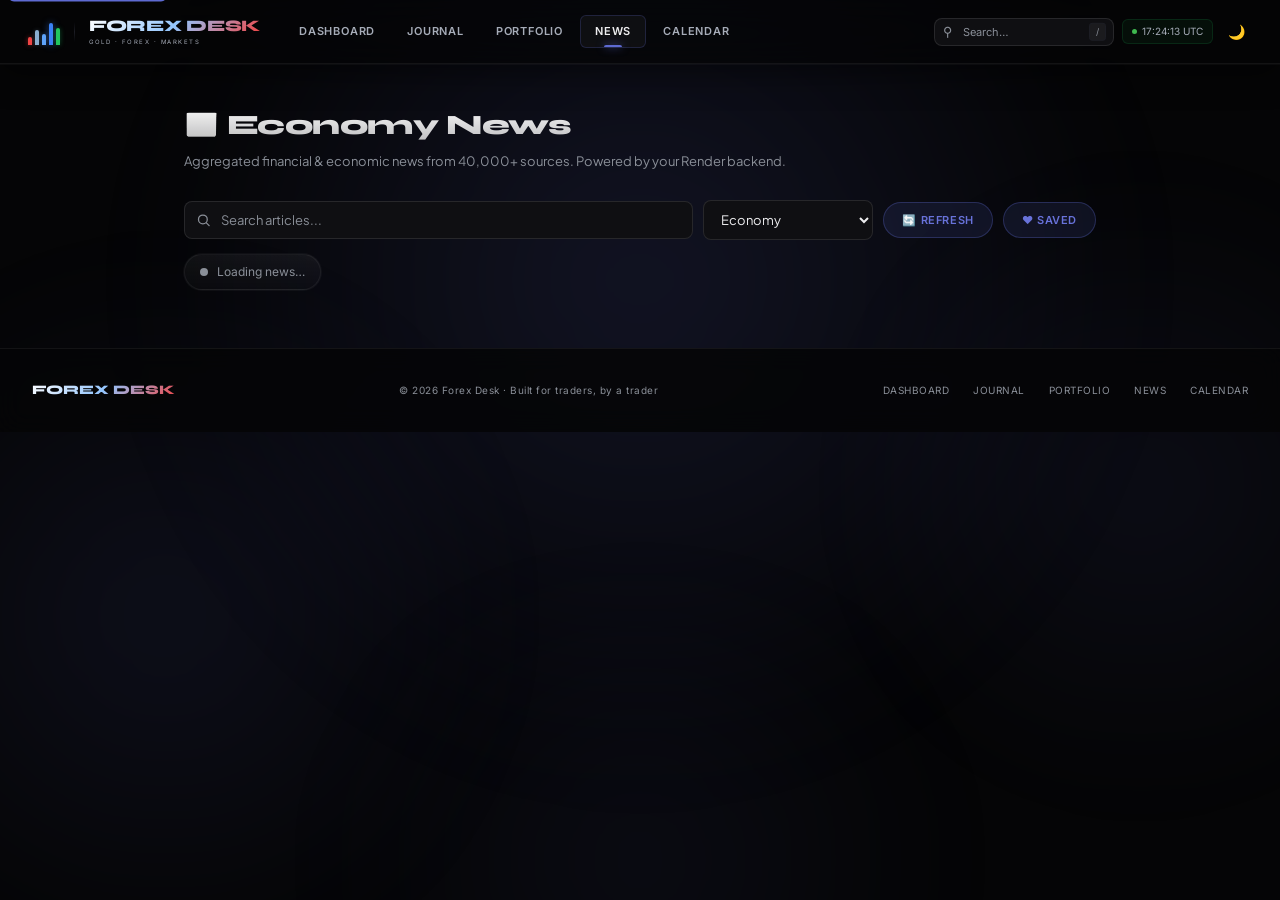
<file: news.html>
<!DOCTYPE html>
<html lang="en">
<head>
<meta charset="UTF-8">
<meta name="viewport" content="width=device-width, initial-scale=1.0">
<title>Economy News — Forex Desk</title>
<meta name="description" content="Live aggregated global economy and financial news from 40,000+ sources.">
<meta property="og:type"        content="website">
<meta property="og:title"       content="Economy News — Forex Desk">
<meta property="og:description" content="Live aggregated global economy and financial news from 40,000+ sources.">
<meta property="og:url"         content="https://hussein-zreik.github.io/gold-trader/news.html">
<meta property="og:image"       content="https://hussein-zreik.github.io/gold-trader/og-image.svg">
<meta name="twitter:card"       content="summary_large_image">
<meta name="twitter:title"      content="Economy News — Forex Desk">
<meta name="twitter:description" content="Live aggregated global economy and financial news from 40,000+ sources.">
<meta name="twitter:image"      content="https://hussein-zreik.github.io/gold-trader/og-image.svg">
<link rel="canonical"           href="https://hussein-zreik.github.io/gold-trader/news.html">
<meta name="theme-color" content="#050506">
<link rel="icon" href="favicon.svg?v=5">
<link rel="apple-touch-icon" href="icon-192.png">
<link rel="manifest" href="manifest.json">
<link rel="preconnect" href="https://fonts.googleapis.com">
<link rel="preconnect" href="https://fonts.gstatic.com" crossorigin>
<link rel="preload" as="style" href="https://fonts.googleapis.com/css2?family=Plus+Jakarta+Sans:wght@400;500;600;700;800&family=Inter:wght@300;400;500;600&family=Syne:wght@700;800;900&display=swap">
<link rel="stylesheet" href="https://fonts.googleapis.com/css2?family=Plus+Jakarta+Sans:wght@400;500;600;700;800&family=Inter:wght@300;400;500;600&family=Syne:wght@700;800;900&display=swap" media="print" onload="this.media='all'">
<noscript><link rel="stylesheet" href="https://fonts.googleapis.com/css2?family=Plus+Jakarta+Sans:wght@400;500;600;700;800&family=Inter:wght@300;400;500;600&family=Syne:wght@700;800;900&display=swap"></noscript>
<link rel="stylesheet" href="shared.css">
<style>
/* ===== Linear / Modern — news.html scoped redesign ===== */
:root{
  --lx-glass:linear-gradient(to bottom,rgba(255,255,255,.055),rgba(255,255,255,.02));
  --lx-bd:rgba(255,255,255,.06);
  --lx-bd-h:rgba(255,255,255,.10);
  --lx-bd-a:rgba(94,106,210,.30);
  --lx-accent:#5E6AD2;
  --lx-accent-h:#6872D9;
  --lx-card-sh:0 0 0 1px rgba(255,255,255,.06),0 2px 20px rgba(0,0,0,.4),0 0 40px rgba(0,0,0,.2);
  --lx-card-sh-h:0 0 0 1px rgba(255,255,255,.10),0 8px 40px rgba(0,0,0,.55),0 0 80px rgba(94,106,210,.12);
  --lx-ease:cubic-bezier(.16,1,.3,1);
}

/* Header */
.page-wrap .page-title{
  background:linear-gradient(180deg,#fff 0%,rgba(255,255,255,.70) 100%);
  -webkit-background-clip:text;background-clip:text;-webkit-text-fill-color:transparent;color:transparent;
  letter-spacing:-.02em;
}
.page-wrap .page-sub{color:var(--muted);max-width:62ch}

/* Controls row */
.enews-controls{display:flex;flex-wrap:wrap;gap:10px;margin:18px 0 14px;align-items:center}

/* Search + select inputs */
.enews-input{
  background:#0F0F12;border:1px solid var(--lx-bd-h);color:var(--text);
  padding:10px 13px;border-radius:8px;font-family:var(--sans);font-size:13px;
  flex:1;min-width:160px;transition:border-color .2s var(--lx-ease),box-shadow .2s var(--lx-ease);
}
.enews-input::placeholder{color:var(--muted)}
.enews-input:focus{border-color:var(--lx-accent);outline:0;box-shadow:0 0 0 3px rgba(94,106,210,.22)}
/* search field with icon */
.enews-search-wrap{position:relative;flex:1;min-width:200px;display:flex}
.enews-search-wrap .enews-input{padding-left:36px;width:100%}
.enews-search-wrap svg{position:absolute;left:12px;top:50%;transform:translateY(-50%);width:15px;height:15px;color:var(--muted);pointer-events:none}
select.enews-input{flex:0;min-width:170px;cursor:pointer}

/* Pill filter / action button */
.port-btn{
  background:rgba(94,106,210,.12);color:var(--lx-accent-h);
  border:1px solid var(--lx-bd-a);padding:10px 18px;border-radius:9999px;
  font-family:var(--mono);font-size:11px;font-weight:600;letter-spacing:.6px;text-transform:uppercase;
  cursor:pointer;white-space:nowrap;transition:background .2s var(--lx-ease),border-color .2s var(--lx-ease),transform .2s var(--lx-ease);
}
.port-btn:hover{background:rgba(94,106,210,.22);border-color:var(--lx-accent);transform:translateY(-1px)}
.port-btn:active{transform:translateY(0)}

/* Status pill with pulsing dot */
.enews-status{
  display:inline-flex;align-items:center;gap:9px;font-family:var(--mono);font-size:12px;
  color:var(--muted);padding:8px 15px;background:var(--lx-glass);
  border:1px solid var(--lx-bd);border-radius:9999px;margin-bottom:18px;
  box-shadow:0 0 0 1px rgba(255,255,255,.04);transition:color .2s,border-color .2s;
}
.enews-status::before{
  content:"";width:8px;height:8px;border-radius:9999px;flex:none;
  background:var(--muted);box-shadow:0 0 0 0 rgba(138,143,152,.4);
}
.enews-status.success{color:var(--green);border-color:rgba(34,197,94,.30)}
.enews-status.success::before{background:#22C55E;animation:lx-pulse 2s var(--lx-ease) infinite}
.enews-status.error{color:#F87171;border-color:rgba(239,68,68,.30)}
.enews-status.error::before{background:#F87171}
@keyframes lx-pulse{
  0%{box-shadow:0 0 0 0 rgba(34,197,94,.45)}
  70%{box-shadow:0 0 0 7px rgba(34,197,94,0)}
  100%{box-shadow:0 0 0 0 rgba(34,197,94,0)}
}

/* ===== Bento feed grid ===== */
.enews-grid{display:grid;gap:16px;grid-template-columns:1fr}
@media(min-width:768px){
  .enews-grid{grid-template-columns:repeat(6,1fr)}
  /* default: each card spans 2 of 6 cols -> 3-up */
  .enews-card{grid-column:span 2}
  /* featured lead article spans 4 cols (2/3 width) with side-by-side layout */
  .enews-card:first-child{grid-column:span 4}
  .enews-card:first-child .enews-img{height:240px}
  .enews-card:first-child .enews-title{font-size:19px}
}
@media(min-width:1100px){
  /* on wide screens the lead spans 3, plus a tall second feature */
  .enews-card:first-child{grid-column:span 3}
}

/* ===== Card glass ===== */
.enews-card{
  position:relative;background:var(--lx-glass);
  border:1px solid var(--lx-bd);border-radius:16px;padding:18px;cursor:pointer;
  display:flex;flex-direction:column;gap:10px;overflow:hidden;
  box-shadow:var(--lx-card-sh);
  transition:transform .25s var(--lx-ease),border-color .25s var(--lx-ease),box-shadow .25s var(--lx-ease);
}
/* top inner-glow line */
.enews-card::before{
  content:"";position:absolute;top:0;left:0;right:0;height:1px;
  background:linear-gradient(90deg,transparent,rgba(255,255,255,.16),transparent);
  pointer-events:none;
}
.enews-card:hover{
  transform:translateY(-4px);border-color:var(--lx-bd-a);box-shadow:var(--lx-card-sh-h);
}
.enews-card-hdr{display:flex;justify-content:space-between;align-items:center;gap:10px}
.enews-source{
  font-family:var(--mono);font-size:9px;font-weight:700;padding:4px 9px;border-radius:9999px;
  background:rgba(94,106,210,.12);color:var(--lx-accent-h);border:1px solid var(--lx-bd-a);
  text-transform:uppercase;letter-spacing:.6px;white-space:nowrap;
}
/* sentiment pill (JS emits .enews-sent + modifier class) */
.enews-sent{
  font-family:var(--mono);font-size:9px;font-weight:700;padding:4px 9px;border-radius:9999px;
  letter-spacing:.6px;white-space:nowrap;border:1px solid;
}
.enews-sent.pos{color:#4ADE80;background:rgba(34,197,94,.12);border-color:rgba(34,197,94,.30)}
.enews-sent.neg{color:#F87171;background:rgba(239,68,68,.12);border-color:rgba(239,68,68,.30)}
.enews-sent.neu{color:var(--lx-accent-h);background:rgba(94,106,210,.12);border-color:var(--lx-bd-a)}
.enews-img{
  width:100%;height:170px;object-fit:cover;border-radius:12px;
  border:1px solid var(--lx-bd);
}
.enews-title{font-family:var(--heading);font-size:15px;font-weight:600;color:var(--text);line-height:1.35;letter-spacing:-.01em}
.enews-summary{font-family:var(--sans);font-size:12.5px;color:var(--muted);line-height:1.6;flex:1}
.enews-footer{
  display:flex;justify-content:space-between;align-items:center;
  font-family:var(--mono);font-size:10px;color:var(--muted);
  padding-top:10px;border-top:1px solid var(--lx-bd);margin-top:2px;
}
.enews-footer .rd{color:var(--lx-accent-h);transition:color .2s var(--lx-ease)}
.enews-card:hover .enews-footer .rd{color:#fff}

/* ===== Empty / error states ===== */
.enews-empty{
  grid-column:1/-1;text-align:center;padding:64px 24px;font-family:var(--sans);font-size:13px;
  color:var(--muted);background:var(--lx-glass);border:1px solid var(--lx-bd);
  border-radius:16px;box-shadow:var(--lx-card-sh);
}
.enews-empty .ico{font-size:40px;margin-bottom:12px;opacity:.7}
.error-retry-banner{
  grid-column:1/-1;text-align:center;padding:40px 24px;font-family:var(--sans);font-size:13px;
  color:#F87171;background:var(--lx-glass);border:1px solid rgba(239,68,68,.30);
  border-radius:16px;box-shadow:var(--lx-card-sh);
}
.error-retry-btn{
  margin-left:6px;background:rgba(94,106,210,.12);color:var(--lx-accent-h);
  border:1px solid var(--lx-bd-a);padding:7px 16px;border-radius:9999px;
  font-family:var(--mono);font-size:11px;font-weight:600;letter-spacing:.6px;text-transform:uppercase;
  cursor:pointer;transition:background .2s var(--lx-ease),border-color .2s var(--lx-ease);
}
.error-retry-btn:hover{background:rgba(94,106,210,.22);border-color:var(--lx-accent)}

/* ===== Skeleton loading ===== */
.enews-skel{
  grid-column:span 2;background:var(--lx-glass);border:1px solid var(--lx-bd);
  border-radius:16px;padding:18px;min-height:220px;position:relative;overflow:hidden;
  box-shadow:var(--lx-card-sh);
}
.enews-skel::after{
  content:"";position:absolute;inset:0;
  background:linear-gradient(90deg,transparent,rgba(255,255,255,.06),transparent);
  transform:translateX(-100%);animation:lx-shimmer 1.4s infinite;
}
@media(min-width:768px){.enews-skel:first-child{grid-column:span 4}}
@keyframes lx-shimmer{100%{transform:translateX(100%)}}

/* ===== Entrance animation ===== */
.lx-reveal{opacity:0;transform:translateY(16px)}
.lx-reveal.lx-in{opacity:1;transform:none;transition:opacity .6s var(--lx-ease),transform .6s var(--lx-ease)}

/* ===== A11y ===== */
.enews-input:focus-visible,.port-btn:focus-visible,.error-retry-btn:focus-visible,.enews-card:focus-visible{
  outline:2px solid rgba(94,106,210,.6);outline-offset:2px;
}
@media(prefers-reduced-motion:reduce){
  .enews-card,.port-btn,.enews-input{transition:none!important}
  .enews-status.success::before{animation:none}
  .enews-skel::after{animation:none}
  .lx-reveal{opacity:1;transform:none}
  .lx-reveal.lx-in{transition:none}
}

body.light-mode .enews-card:hover{box-shadow:0 4px 20px rgba(0,0,0,.12)}

/* ── LIGHT MODE ── */

/* Page header */
body.light-mode .page-title { background-image: linear-gradient(to bottom,#09090B,rgba(9,9,11,.70)) !important; -webkit-background-clip:text !important; background-clip:text !important; color:transparent !important; }
body.light-mode .page-sub { color: #52525B !important; }

/* Status pill */
body.light-mode .enews-status { background: rgba(0,0,0,.04) !important; border-color: rgba(0,0,0,.08) !important; color: #52525B !important; }
body.light-mode .enews-status.success { background: rgba(22,163,74,.08) !important; border-color: rgba(22,163,74,.20) !important; color: #16A34A !important; }
body.light-mode .enews-status.error   { background: rgba(220,38,38,.08) !important; border-color: rgba(220,38,38,.20) !important; color: #DC2626 !important; }
body.light-mode .enews-status::before { background: #A1A1AA !important; }
body.light-mode .enews-status.success::before { background: #16A34A !important; box-shadow: 0 0 5px rgba(22,163,74,.6) !important; }
body.light-mode .enews-status.error::before   { background: #DC2626 !important; box-shadow: 0 0 5px rgba(220,38,38,.6) !important; }

/* Article cards — enews-card glass is handled by shared.css but deepen any page-specific overrides */
body.light-mode .enews-card { color: #09090B !important; }
body.light-mode .enews-source,
body.light-mode .enews-time { color: #52525B !important; }
body.light-mode .enews-title { color: #09090B !important; }
body.light-mode .enews-summary { color: #52525B !important; }
body.light-mode .enews-footer .rd { color: #52525B !important; }

/* Sentiment pills */
body.light-mode .enews-sent.pos { background: rgba(22,163,74,.10) !important; border-color: rgba(22,163,74,.22) !important; color: #16A34A !important; }
body.light-mode .enews-sent.neg { background: rgba(220,38,38,.10) !important; border-color: rgba(220,38,38,.22) !important; color: #DC2626 !important; }
body.light-mode .enews-sent.neu { background: rgba(79,70,229,.08) !important; border-color: rgba(79,70,229,.20) !important; color: #4F46E5 !important; }

/* Search/filter inputs */
body.light-mode .enews-input { background: #FFFFFF !important; border-color: rgba(0,0,0,.12) !important; color: #09090B !important; }
body.light-mode .enews-input:focus { border-color: #4F46E5 !important; box-shadow: 0 0 0 3px rgba(79,70,229,.15) !important; }
body.light-mode .enews-input::placeholder { color: #A1A1AA !important; }
body.light-mode .enews-search-wrap { background: rgba(0,0,0,.03) !important; border-color: rgba(0,0,0,.08) !important; }
body.light-mode .enews-search-icon { color: #A1A1AA !important; }
body.light-mode .enews-search-wrap svg { color: #A1A1AA !important; }

/* Filter / refresh buttons */
body.light-mode .port-btn { background: rgba(0,0,0,.04) !important; border-color: rgba(0,0,0,.08) !important; color: #52525B !important; box-shadow: none !important; }
body.light-mode .port-btn:hover { background: rgba(0,0,0,.07) !important; color: #09090B !important; }
body.light-mode .port-btn.active { background: rgba(79,70,229,.10) !important; border-color: rgba(79,70,229,.25) !important; color: #4F46E5 !important; }

/* Empty / error states */
body.light-mode .enews-empty { color: #52525B !important; }
body.light-mode .enews-empty .ico { color: #A1A1AA !important; }
body.light-mode .error-retry-banner { background: rgba(220,38,38,.06) !important; border-color: rgba(220,38,38,.18) !important; color: #DC2626 !important; }
body.light-mode .error-retry-btn { background: rgba(0,0,0,.04) !important; border-color: rgba(0,0,0,.10) !important; color: #09090B !important; }
body.light-mode .error-retry-btn:hover { background: rgba(0,0,0,.08) !important; border-color: rgba(0,0,0,.16) !important; color: #09090B !important; }

/* Feed grid — no color changes needed, just transparency is fine */
body.light-mode .enews-grid { background: transparent !important; }

/* Bookmark button */
.bkmk-btn{background:none;border:none;cursor:pointer;font-size:14px;line-height:1;padding:3px 6px;border-radius:5px;transition:transform .15s,opacity .15s;opacity:.5;color:var(--muted)}
.bkmk-btn:hover{opacity:1;transform:scale(1.2)}
.bkmk-btn.saved{opacity:1;color:#F85149}
.enews-read-time{font-family:var(--mono);font-size:9px;color:var(--muted);letter-spacing:.4px}
.port-btn.saved-active{background:rgba(94,106,210,.22)!important;border-color:var(--lx-accent)!important;color:var(--text)!important}

/* Source pill — dark accent bg/color needs to flip to light tokens */
body.light-mode .enews-source { background: rgba(79,70,229,.08) !important; border-color: rgba(79,70,229,.18) !important; color: #4F46E5 !important; }

/* Card header row */
body.light-mode .enews-card-hdr { color: #09090B !important; }

/* Card footer border and hover "Read full story" link */
body.light-mode .enews-footer { color: #52525B !important; border-color: rgba(0,0,0,.08) !important; }
body.light-mode .enews-card:hover .enews-footer .rd { color: #4F46E5 !important; }

/* Card top inner-glow line — suppress white glow on light bg */
body.light-mode .enews-card::before { background: linear-gradient(90deg,transparent,rgba(0,0,0,.06),transparent) !important; }

/* Article image border */
body.light-mode .enews-img { border-color: rgba(0,0,0,.06) !important; }

/* Skeleton loading cards */
body.light-mode .enews-skel { background: rgba(0,0,0,.03) !important; border-color: rgba(0,0,0,.06) !important; box-shadow: 0 0 0 1px rgba(0,0,0,.04), 0 2px 8px rgba(0,0,0,.06) !important; }
body.light-mode .enews-skel::after { background: linear-gradient(90deg,transparent,rgba(0,0,0,.04),transparent) !important; }
</style>
</head>
<body>
<main id="main-content">
  <div class="page-wrap">
    <div class="page-title">📰 Economy News</div>
    <div class="page-sub">Aggregated financial &amp; economic news from 40,000+ sources. Powered by your Render backend.</div>
    <div class="enews-controls">
      <span class="enews-search-wrap">
        <svg viewBox="0 0 24 24" fill="none" stroke="currentColor" stroke-width="2" stroke-linecap="round" stroke-linejoin="round" aria-hidden="true"><circle cx="11" cy="11" r="7"></circle><line x1="21" y1="21" x2="16.65" y2="16.65"></line></svg>
        <input type="text" id="enewsSearch" class="enews-input" aria-label="Search news articles" placeholder="Search articles...">
      </span>
      <select id="enewsCategory" class="enews-input" aria-label="News category">
        <option value="economy">Economy</option>
        <option value="finance">Finance</option>
        <option value="business">Business</option>
        <option value="markets">Markets</option>
        <option value="inflation">Inflation</option>
        <option value="interest rates">Interest Rates</option>
        <option value="cryptocurrency">Cryptocurrency</option>
        <option value="stocks">Stocks</option>
      </select>
      <button type="button" class="port-btn" onclick="fetchEconomyNews()">🔄 Refresh</button>
      <button type="button" class="port-btn" id="savedFilterBtn" onclick="toggleSavedFilter(this)">♥ Saved</button>
    </div>
    <div class="enews-status" id="enewsStatus">Loading news…</div>
    <div class="enews-grid" id="enewsFeed"></div>
  </div>
</main>
<script src="shared.js" defer></script>
<script>
const $=e=>document.getElementById(e);
function _fetchTimeout(e){return new Promise((t,n)=>setTimeout(()=>n(new Error("timeout")),e))}
const fmt=(e,t=2)=>null==e||isNaN(e)?"—":Number(e).toLocaleString("en-US",{minimumFractionDigits:t,maximumFractionDigits:t})
function timeAgo(e){const t=Math.round((Date.now()-e)/6e4);if(t<1)return"just now";if(t<60)return t+"m ago";const n=Math.round(t/60);return n<24?n+"h ago":Math.round(n/24)+"d ago"}
function localTs(e){return e?e.toLocaleString("en-US",{month:"short",day:"numeric",hour:"2-digit",minute:"2-digit",timeZoneName:"short"}):"—"}
const ENEWS_BACKEND_URL='https://economy-news-hub.onrender.com';
const ENEWS_CACHE_KEY='fxdesk_enews_cache_v1';
const ENEWS_CACHE_TTL=10*60*1000;
const BOOKMARKS_KEY='fxdesk_bookmarks_v1';
let enewsArticles=[];
let enewsLoaded=false;
let showingSaved=false;

function getBookmarks(){try{return JSON.parse(localStorage.getItem(BOOKMARKS_KEY))||[];}catch(e){return[];}}
function saveBookmarks(bks){try{localStorage.setItem(BOOKMARKS_KEY,JSON.stringify(bks));}catch(e){}}
function isBookmarked(url){return getBookmarks().some(b=>b.url===url);}
function toggleBookmark(url,articleObj){
  let bks=getBookmarks();
  const idx=bks.findIndex(b=>b.url===url);
  if(idx>-1){bks.splice(idx,1);}else{bks.unshift(articleObj);}
  saveBookmarks(bks);
  document.querySelectorAll(`.bkmk-btn[data-url="${CSS.escape(url)}"]`).forEach(btn=>{btn.classList.toggle('saved',idx===-1);btn.title=idx===-1?'Remove bookmark':'Save article';});
  if(showingSaved)renderEconomyNews();
}
function toggleSavedFilter(btn){
  showingSaved=!showingSaved;
  btn.classList.toggle('saved-active',showingSaved);
  btn.textContent=showingSaved?'♥ All News':'♥ Saved';
  renderEconomyNews();
}

function populateNewsPage(){
  if(!enewsLoaded){ enewsLoaded=true; fetchEconomyNews(); }
}


const GOLD_BULL=['rate cut','stimulus','inflation','war','geopolitical','recession','dollar weakness','safe haven','uncertainty','crisis','dovish','easing','conflict','gold rallies','gold rises','gold surges','fed pivot','rate pause','slowdown','tariff','sanctions','debt ceiling','stagflation'];
const GOLD_BEAR=['rate hike','hawkish','strong economy','nfp beat','dollar strength','tightening','risk-on','stocks rally','gold falls','gold drops','gold declines','strong dollar','economic growth','jobs growth','resilient economy'];
function goldSentiment(title,desc){
  const t=((title||'')+(desc||'')).toLowerCase();
  let s=0;
  GOLD_BULL.forEach(w=>{if(t.includes(w))s++;});
  GOLD_BEAR.forEach(w=>{if(t.includes(w))s--;});
  if(s>0)return{label:'BULLISH',cls:'pos'};
  if(s<0)return{label:'BEARISH',cls:'neg'};
  return{label:'NEUTRAL',cls:'neu'};
}

async function fetchEconomyNews(){
  const status=$('enewsStatus'), feed=$('enewsFeed'), cat=$('enewsCategory');
  if(!status||!feed) return;
  const category=cat?cat.value:'economy';

  status.textContent='⏳ Loading news…';
  status.className='enews-status';

  try{
    const cached=JSON.parse(localStorage.getItem(ENEWS_CACHE_KEY)||'null');
    if(cached && cached.category===category && (Date.now()-cached.ts)<ENEWS_CACHE_TTL && cached.articles?.length){
      enewsArticles=cached.articles;
      status.textContent=`✓ Loaded ${enewsArticles.length} articles (cached) · ${localTs(new Date(cached.ts))}`;
      status.className='enews-status success';
      renderEconomyNews();
      return;
    }
  }catch(e){}

  try{
    const url=`${ENEWS_BACKEND_URL}/api/news?q=${encodeURIComponent(category)}&pageSize=50`;
    const r=await Promise.race([fetch(url,{cache:'no-store'}),_fetchTimeout(45000)]);
    const data=await r.json();
    if(data.status==='ok' && Array.isArray(data.articles)){
      enewsArticles=data.articles;
      status.textContent=`✓ Loaded ${enewsArticles.length} articles · ${localTs(new Date())}`;
      status.className='enews-status success';
      try{ localStorage.setItem(ENEWS_CACHE_KEY, JSON.stringify({ts:Date.now(),category,articles:enewsArticles})); }catch(e){}
      renderEconomyNews();
    } else {
      throw new Error(data.message||'Unexpected response');
    }
  }catch(e){
    status.textContent='❌ Could not reach the news server. It may be waking up from sleep (free hosting) — try Refresh again in ~30s.';
    status.className='enews-status error';
    feed.innerHTML=`<div class="error-retry-banner">⚠ Could not reach the news server. It may be waking up — <button class='error-retry-btn' onclick='fetchEconomyNews()'>Retry</button></div>`;
  }
}

function renderEconomyNews(){
  const feed=$('enewsFeed'), search=$('enewsSearch');
  if(!feed) return;
  const term=(search?.value||'').toLowerCase();
  let source=showingSaved?getBookmarks():enewsArticles;
  const filtered=source.filter(n=>n.title?.toLowerCase().includes(term)||n.description?.toLowerCase().includes(term));
  if(!filtered.length){
    const msg=showingSaved?'No saved articles yet. Click ♥ on any article to bookmark it.':'No articles found';
    feed.innerHTML=`<div class="enews-empty"><div class="ico">${showingSaved?'♥':'🔍'}</div><div>${msg}</div></div>`;
    return;
  }
  const esc=s=>(s||'').replace(/[&<>"']/g,c=>({'&':'&amp;','<':'&lt;','>':'&gt;','"':'&quot;',"'":'&#39;'}[c]));
  const safeUrl=u=>/^https?:\/\//i.test(u)?u:'#';
  feed.innerHTML=filtered.map(n=>{
    const dt=new Date(n.publishedAt);
    const imgSrc=safeUrl(n.urlToImage||'');
    const img=imgSrc&&imgSrc!=='#'?`<img src="${imgSrc}" alt="${esc(n.title?.substring(0,80)||'News article image')}" class="enews-img" loading="lazy" onerror="this.style.display='none'">`:'';
    const src=esc((n.source?.name||'Unknown').substring(0,30));
    const sent=goldSentiment(n.title,n.description);
    const href=safeUrl(n.url||'');
    const words=((n.title||'')+(n.description||'')).split(/\s+/).length;
    const readTime=Math.max(1,Math.ceil(words/200));
    const bkmkd=isBookmarked(n.url||'');
    const safeHref=href.replace(/'/g,'%27');
    const articleJson=esc(JSON.stringify({url:n.url,title:n.title,description:n.description,source:n.source,publishedAt:n.publishedAt,urlToImage:n.urlToImage}));
    return `<article class="enews-card lx-reveal" tabindex="0" role="link" aria-label="${esc(n.title?.substring(0,120)||'News article')}" onclick="window.open('${safeHref}','_blank','noopener noreferrer')" onkeydown="if(event.key==='Enter'||event.key===' '){event.preventDefault();window.open('${safeHref}','_blank','noopener noreferrer')}">
      ${img}
      <div class="enews-card-hdr"><span class="enews-source">${src}</span><span class="enews-sent ${sent.cls}">⬤ ${sent.label}</span><button class="bkmk-btn${bkmkd?' saved':''}" data-url="${esc(n.url||'')}" title="${bkmkd?'Remove bookmark':'Save article'}" aria-label="${bkmkd?'Remove bookmark':'Save article'}" onclick="event.stopPropagation();toggleBookmark(this.dataset.url,${articleJson})">♥</button></div>
      <div class="enews-title">${esc(n.title||'')}</div>
      <div class="enews-summary">${esc(n.description||'No description available')}</div>
      <div class="enews-footer"><span>📅 ${isNaN(dt)?'—':timeAgo(dt)}</span><span class="enews-read-time">${readTime} min read</span><span class="rd">Read full story →</span></div>
    </article>`;
  }).join('');
  lxObserveCards();
}

if($('enewsSearch')){let _st;$('enewsSearch').addEventListener('input',function(){clearTimeout(_st);_st=setTimeout(renderEconomyNews,200);});}
if($('enewsCategory')) $('enewsCategory').addEventListener('change', fetchEconomyNews);
addPostRefreshHook(()=>{updateSMC(),updateMacroRegime(),loadOptionssentiment()}),window.addEventListener("load",()=>{setTimeout(()=>{loadOptionssentiment(),loadRealYield()},2e3)}),updateMarketStatus(),setInterval(updateMarketStatus,6e4),addPostRefreshHook(()=>{}),window.addEventListener("load",()=>{const _hash=window.location.hash.replace('#','');const _savedPage=_hash&&['dashboard','journal','portfolio','news','calendar'].includes(_hash)?_hash:null;try{const e=_savedPage||localStorage.getItem("fxdesk_page");if(e&&"dashboard"!==e)switchPage(e,null)}catch(e){}}),window.addEventListener("unhandledrejection",e=>{const t=e?.reason?.message||"";(t.includes("Failed to fetch")||t.includes("NetworkError")||t.includes("Load failed"))&&e.preventDefault()});
/* Entrance reveal — runs after each render; observes newly added cards once, staggered. */
let _lxObs=null;
function lxObserveCards(){
  const reduce=window.matchMedia&&window.matchMedia('(prefers-reduced-motion:reduce)').matches;
  const cards=document.querySelectorAll('#enewsFeed .enews-card.lx-reveal');
  if(reduce||!('IntersectionObserver'in window)){cards.forEach(c=>c.classList.add('lx-in'));return;}
  if(!_lxObs){
    _lxObs=new IntersectionObserver((entries,obs)=>{
      entries.forEach(en=>{
        if(en.isIntersecting){
          const el=en.target;
          const i=Array.prototype.indexOf.call(el.parentNode.children,el);
          el.style.transitionDelay=Math.min(i,8)*60+'ms';
          el.classList.add('lx-in');
          obs.unobserve(el);
        }
      });
    },{threshold:0.15});
  }
  cards.forEach(c=>{if(!c.classList.contains('lx-in'))_lxObs.observe(c);});
}

window.addEventListener('load', function(){
  fetchEconomyNews();
});
</script>
</body>
</html>
</file>
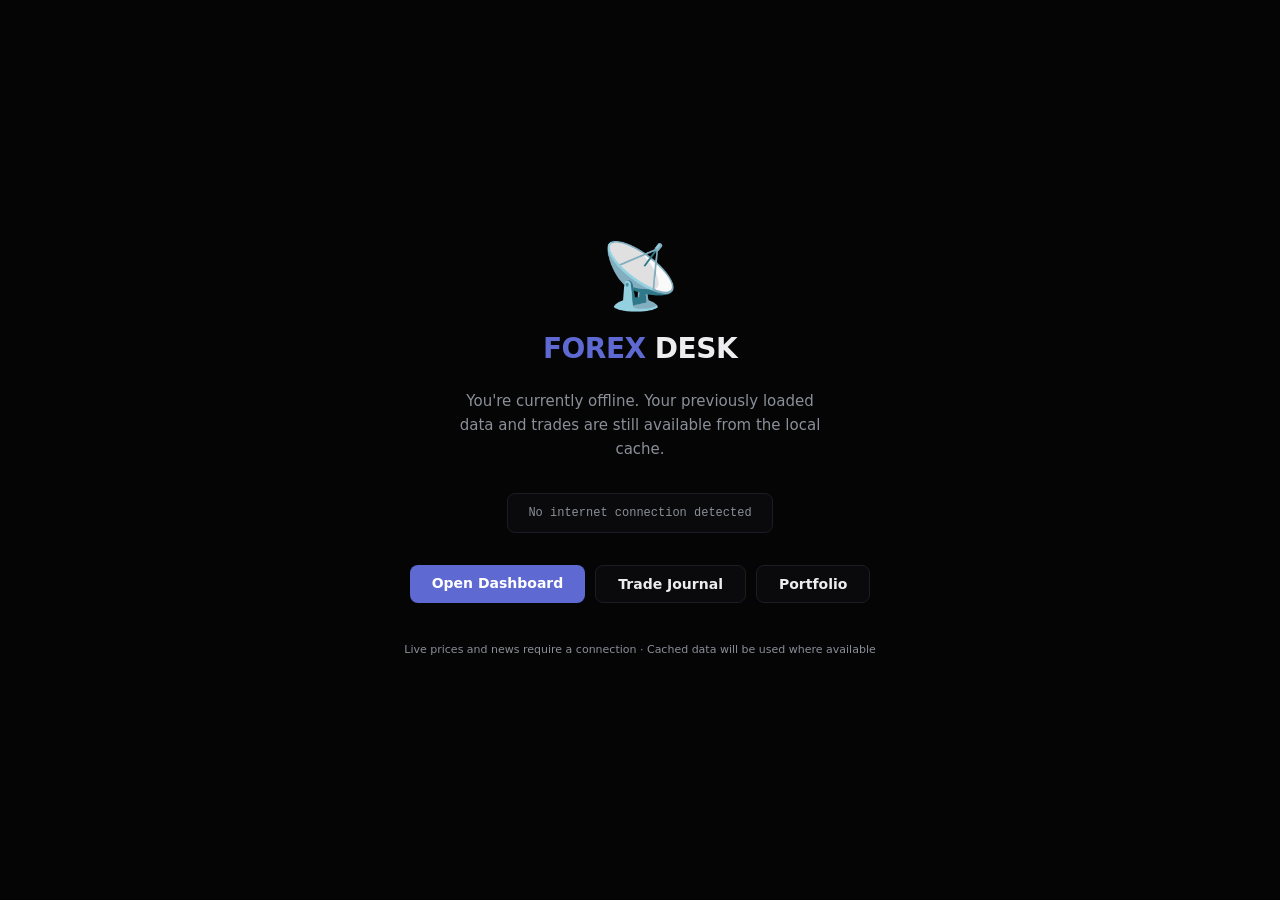
<file: offline.html>
<!DOCTYPE html>
<html lang="en">
<head>
<meta charset="UTF-8">
<meta name="viewport" content="width=device-width, initial-scale=1.0">
<title>Offline — Forex Desk</title>
<meta name="description" content="You're offline — Forex Desk is cached and ready when your connection returns.">
<meta property="og:type"        content="website">
<meta property="og:title"       content="Offline — Forex Desk">
<meta property="og:description" content="You're offline — Forex Desk is cached and ready when your connection returns.">
<meta property="og:url"         content="https://hussein-zreik.github.io/gold-trader/offline.html">
<meta property="og:image"       content="https://hussein-zreik.github.io/gold-trader/og-image.svg">
<meta name="twitter:card"       content="summary_large_image">
<link rel="canonical"           href="https://hussein-zreik.github.io/gold-trader/offline.html">
<meta name="theme-color" content="#050506">
<link rel="icon" type="image/svg+xml" href="favicon.svg?v=5">
<link rel="apple-touch-icon" href="icon-192.png">
<link rel="manifest" href="manifest.json">
<style>
*{box-sizing:border-box;margin:0;padding:0}
:root{--bg:#050506;--bg2:#0a0a0c;--bg3:#101014;--text:#EDEDEF;--muted:#8A8F98;--border:#1c1d24;--gold:#5E6AD2;--blue:#5E6AD2;--mono:'Courier New',monospace}
html{background:#050506!important}
.lx-blob{position:fixed;border-radius:50%;z-index:-1;pointer-events:none;will-change:transform;transform:translateZ(0)}
.lx-blob.b1{top:-220px;left:50%;width:1000px;height:1000px;margin-left:-500px;background:radial-gradient(circle,rgba(94,106,210,.22),transparent 70%);filter:blur(55px);animation:lxf1 9s ease-in-out infinite}
.lx-blob.b2{top:24%;left:-160px;width:650px;height:800px;background:radial-gradient(circle,rgba(94,106,210,.10),transparent 70%);filter:blur(45px);animation:lxf2 11s ease-in-out infinite}
.lx-blob.b3{top:14%;right:-140px;width:560px;height:720px;background:radial-gradient(circle,rgba(94,106,210,.08),transparent 70%);filter:blur(40px);animation:lxf3 10s ease-in-out infinite}
.lx-blob.b4{bottom:-220px;left:50%;width:760px;height:520px;margin-left:-380px;background:radial-gradient(circle,rgba(94,106,210,.10),transparent 70%);filter:blur(50px);animation:lxpulse 8s ease-in-out infinite}
@keyframes lxf1{0%,100%{transform:translateZ(0) translateY(0)}50%{transform:translateZ(0) translateY(-26px)}}
@keyframes lxf2{0%,100%{transform:translateZ(0) translateY(0) rotate(0)}50%{transform:translateZ(0) translateY(-22px) rotate(1deg)}}
@keyframes lxf3{0%,100%{transform:translateZ(0) translateY(0) rotate(0)}50%{transform:translateZ(0) translateY(-30px) rotate(-1deg)}}
@keyframes lxpulse{0%,100%{opacity:.45;transform:translateZ(0) scale(1)}50%{opacity:.7;transform:translateZ(0) scale(1.06)}}
@media(prefers-reduced-motion:reduce){.lx-blob{animation:none!important}}
@media(max-width:780px){.lx-blob.b2,.lx-blob.b3{display:none}}
body{background:var(--bg);color:var(--text);font-family:system-ui,-apple-system,sans-serif;min-height:100vh;display:flex;flex-direction:column;align-items:center;justify-content:center;gap:24px;padding:32px;text-align:center}
.icon{font-size:64px;line-height:1}
.title{font-size:28px;font-weight:800;letter-spacing:-0.5px}
.sub{font-size:15px;color:var(--muted);line-height:1.6;max-width:380px}
.gold{color:var(--gold)}
.badge{background:var(--bg2);border:1px solid var(--border);border-radius:8px;padding:12px 20px;font-family:var(--mono);font-size:12px;color:var(--muted);margin-top:8px}
.links{display:flex;flex-wrap:wrap;gap:10px;justify-content:center;margin-top:8px}
.btn{display:inline-block;background:var(--blue);color:#fff;text-decoration:none;padding:10px 22px;border-radius:8px;font-size:14px;font-weight:600;transition:opacity .2s}
.btn:hover{opacity:.85}
.btn.sec{background:var(--bg2);color:var(--text);border:1px solid var(--border)}
</style>
</head>
<body>
<div class="lx-blob b1" aria-hidden="true"></div>
<div class="lx-blob b2" aria-hidden="true"></div>
<div class="lx-blob b3" aria-hidden="true"></div>
<div class="lx-blob b4" aria-hidden="true"></div>
<div class="icon">📡</div>
<div class="title"><span class="gold">FOREX</span> DESK</div>
<p class="sub">You're currently offline. Your previously loaded data and trades are still available from the local cache.</p>
<div class="badge">No internet connection detected</div>
<div class="links">
  <a href="dashboard.html" class="btn">Open Dashboard</a>
  <a href="journal.html" class="btn sec">Trade Journal</a>
  <a href="portfolio.html" class="btn sec">Portfolio</a>
</div>
<p style="font-size:11px;color:var(--muted);margin-top:16px">Live prices and news require a connection · Cached data will be used where available</p>
<script>
window.addEventListener('online', function(){ window.location.reload(); });
</script>
</body>
</html>
</file>
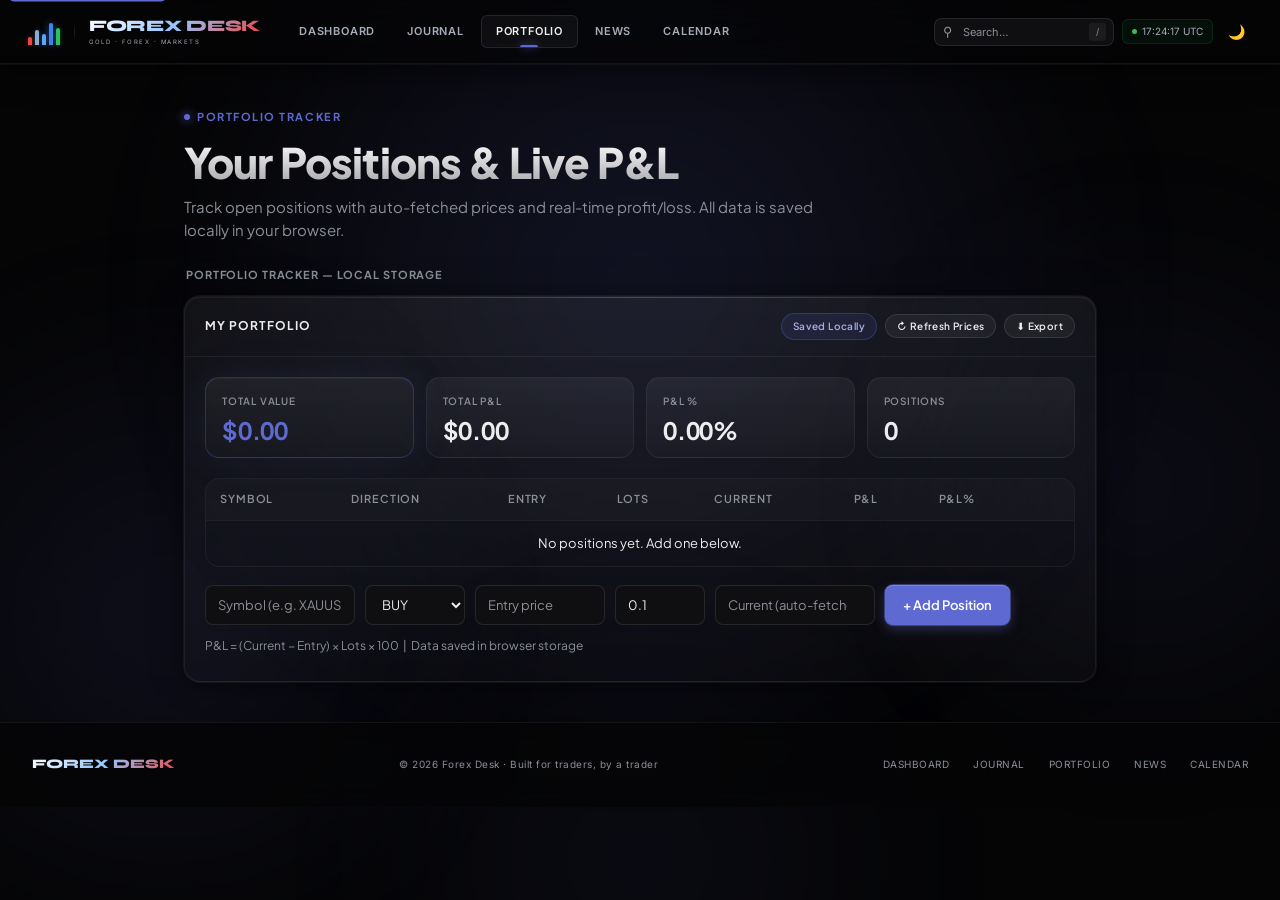
<file: portfolio.html>
<!DOCTYPE html>
<html lang="en">
<head>
<meta charset="UTF-8">
<meta name="viewport" content="width=device-width, initial-scale=1.0">
<title>Portfolio — Forex Desk</title>
<meta name="description" content="Track your open positions and portfolio P&L with Forex Desk's live portfolio tracker.">
<meta property="og:type"        content="website">
<meta property="og:title"       content="Portfolio — Forex Desk">
<meta property="og:description" content="Track your open positions and portfolio P&L with Forex Desk's live portfolio tracker.">
<meta property="og:url"         content="https://hussein-zreik.github.io/gold-trader/portfolio.html">
<meta property="og:image"       content="https://hussein-zreik.github.io/gold-trader/og-image.svg">
<meta name="twitter:card"       content="summary_large_image">
<meta name="twitter:title"      content="Portfolio — Forex Desk">
<meta name="twitter:description" content="Track your open positions and portfolio P&L with Forex Desk's live portfolio tracker.">
<meta name="twitter:image"      content="https://hussein-zreik.github.io/gold-trader/og-image.svg">
<link rel="canonical"           href="https://hussein-zreik.github.io/gold-trader/portfolio.html">
<meta name="theme-color" content="#050506">
<link rel="icon" href="favicon.svg?v=5">
<link rel="apple-touch-icon" href="icon-192.png">
<link rel="manifest" href="manifest.json">
<link rel="preconnect" href="https://fonts.googleapis.com">
<link rel="preconnect" href="https://fonts.gstatic.com" crossorigin>
<link rel="preload" as="style" href="https://fonts.googleapis.com/css2?family=Plus+Jakarta+Sans:wght@400;500;600;700;800&family=Inter:wght@300;400;500;600&family=Syne:wght@700;800;900&display=swap">
<link rel="stylesheet" href="https://fonts.googleapis.com/css2?family=Plus+Jakarta+Sans:wght@400;500;600;700;800&family=Inter:wght@300;400;500;600&family=Syne:wght@700;800;900&display=swap" media="print" onload="this.media='all'">
<noscript><link rel="stylesheet" href="https://fonts.googleapis.com/css2?family=Plus+Jakarta+Sans:wght@400;500;600;700;800&family=Inter:wght@300;400;500;600&family=Syne:wght@700;800;900&display=swap"></noscript>
<link rel="stylesheet" href="shared.css">
<style>
/* ===== Portfolio page — Linear / Modern design system ===== */

/* Page header */
.port-head{margin-bottom:26px}
.port-eyebrow{font-family:var(--heading,var(--sans));font-size:11px;font-weight:700;letter-spacing:.14em;text-transform:uppercase;color:var(--blue);display:inline-flex;align-items:center;gap:7px}
.port-eyebrow::before{content:"";width:6px;height:6px;border-radius:9999px;background:var(--blue);box-shadow:0 0 10px 1px rgba(94,106,210,.6)}
.port-title{font-family:var(--heading,var(--sans));font-weight:800;font-size:clamp(28px,4vw,42px);line-height:1.08;letter-spacing:-.02em;margin:14px 0 10px;background:linear-gradient(180deg,#fff 0%,rgba(237,237,239,.7) 100%);-webkit-background-clip:text;background-clip:text;-webkit-text-fill-color:transparent;color:#fff}
.port-subtitle{font-size:15px;line-height:1.55;color:var(--muted);max-width:60ch;margin:0}

/* Section label */
.sec-lbl{font-family:var(--heading,var(--sans));font-size:11px;font-weight:700;letter-spacing:.08em;color:var(--muted);text-transform:uppercase;padding:0 2px 12px;display:block}

/* Glass card — keep shared.css .card glass, layer Linear shadows + radius */
.card{border-radius:16px;overflow:hidden;box-shadow:0 0 0 1px rgba(255,255,255,.06),0 2px 20px rgba(0,0,0,.4),0 0 40px rgba(0,0,0,.2);transition:box-shadow .25s cubic-bezier(.16,1,.3,1),transform .25s cubic-bezier(.16,1,.3,1)}
.card:hover{box-shadow:0 0 0 1px rgba(255,255,255,.10),0 2px 20px rgba(0,0,0,.4),0 8px 40px rgba(0,0,0,.55),0 0 80px rgba(94,106,210,.12)}

/* Card header */
.ch{display:flex;align-items:center;justify-content:space-between;padding:16px 20px;border-bottom:1px solid rgba(255,255,255,.06);gap:12px;flex-wrap:wrap}
.ct{font-size:12px;font-weight:700;letter-spacing:.08em;text-transform:uppercase;color:var(--text);font-family:var(--heading,var(--sans))}
.ch-actions{display:flex;gap:8px;align-items:center;flex-wrap:wrap}

/* Pills / badges */
.badge{font-family:var(--sans);font-size:10px;font-weight:600;padding:5px 11px;border-radius:9999px;letter-spacing:.04em;white-space:nowrap;display:inline-flex;align-items:center;gap:5px}
.b-blue{background:rgba(94,106,210,.12);color:#A6ADE6;border:1px solid rgba(94,106,210,.30)}
/* Ghost / secondary buttons */
.btn-ghost{cursor:pointer;background:rgba(255,255,255,.05);border:1px solid rgba(255,255,255,.10);color:var(--text);transition:background .2s cubic-bezier(.16,1,.3,1),border-color .2s cubic-bezier(.16,1,.3,1)}
.btn-ghost:hover{background:rgba(255,255,255,.08);border-color:rgba(255,255,255,.16)}

.portfolio-wrap{padding:20px}

/* Stat tiles — bento glass row */
.port-summary{display:grid;grid-template-columns:repeat(4,1fr);gap:12px;margin-bottom:20px}
.port-stat{position:relative;background:linear-gradient(to bottom,rgba(255,255,255,.055),rgba(255,255,255,.02));border:1px solid rgba(255,255,255,.06);border-radius:14px;padding:16px 16px 14px;transition:border-color .2s cubic-bezier(.16,1,.3,1),transform .2s cubic-bezier(.16,1,.3,1)}
.port-stat:hover{border-color:rgba(255,255,255,.10);transform:translateY(-2px)}
/* primary tile (Total Value) — subtle accent glow */
.port-stat--primary{border-color:rgba(94,106,210,.30);box-shadow:0 0 40px rgba(94,106,210,.10),inset 0 1px 0 rgba(255,255,255,.05)}
.port-stat--primary:hover{border-color:rgba(94,106,210,.45)}
.port-stat-l{font-family:var(--sans);font-size:10px;font-weight:600;text-transform:uppercase;color:var(--muted);letter-spacing:.08em}
.port-stat-v{font-family:var(--heading,var(--sans));font-size:24px;font-weight:700;margin-top:8px;letter-spacing:-.01em;font-variant-numeric:tabular-nums;line-height:1.1}

/* Holdings data table */
.port-table-wrap{border:1px solid rgba(255,255,255,.06);border-radius:14px;overflow:hidden;overflow-x:auto}
.port-table{width:100%;border-collapse:collapse;min-width:640px}
.port-table th{font-family:var(--sans);font-size:11px;font-weight:600;color:var(--muted);text-transform:uppercase;letter-spacing:.08em;padding:12px 14px;border-bottom:1px solid rgba(255,255,255,.06);text-align:left;background:rgba(255,255,255,.02)}
.port-table td{font-family:var(--sans);font-size:13px;padding:13px 14px;border-bottom:1px solid rgba(255,255,255,.06);font-variant-numeric:tabular-nums;color:var(--text)}
.port-table tbody tr:last-child td{border-bottom:none}
.port-table tbody tr{transition:background .18s cubic-bezier(.16,1,.3,1)}
.port-table tbody tr:hover td{background:rgba(255,255,255,.03)}

/* Add position form */
.port-add-row{display:flex;gap:10px;margin-top:18px;flex-wrap:wrap;align-items:stretch}
.port-input{background:#0F0F12;border:1px solid rgba(255,255,255,.10);color:var(--text);padding:10px 12px;border-radius:8px;font-family:var(--sans);font-size:13px;flex:1;min-width:80px;transition:border-color .2s cubic-bezier(.16,1,.3,1),box-shadow .2s cubic-bezier(.16,1,.3,1)}
.port-input::placeholder{color:var(--muted)}
.port-input:focus{border-color:var(--blue);outline:0;box-shadow:0 0 0 3px rgba(94,106,210,.22)}
select.port-input{cursor:pointer}

/* Primary CTA — indigo with glow + shine sweep */
.port-btn{position:relative;overflow:hidden;background:var(--blue);color:#fff;border:none;padding:10px 18px;border-radius:8px;font-family:var(--sans);font-weight:600;font-size:13px;cursor:pointer;white-space:nowrap;box-shadow:0 0 0 1px rgba(94,106,210,.5),0 4px 12px rgba(94,106,210,.35),inset 0 1px 0 0 rgba(255,255,255,.2);transition:background .2s cubic-bezier(.16,1,.3,1),transform .12s cubic-bezier(.16,1,.3,1),box-shadow .2s cubic-bezier(.16,1,.3,1)}
.port-btn::before{content:"";position:absolute;top:0;left:-120%;width:60%;height:100%;background:linear-gradient(100deg,transparent,rgba(255,255,255,.35),transparent);transform:skewX(-18deg);transition:left .6s cubic-bezier(.16,1,.3,1);pointer-events:none}
.port-btn:hover{background:#6872D9;box-shadow:0 0 0 1px rgba(94,106,210,.6),0 6px 18px rgba(94,106,210,.45),inset 0 1px 0 0 rgba(255,255,255,.25)}
.port-btn:hover::before{left:130%}
.port-btn:active{transform:scale(.98)}
/* Delete / destructive ghost button */
.port-btn.danger{background:rgba(255,255,255,.05);color:var(--muted);border:1px solid rgba(255,255,255,.10);box-shadow:none;font-weight:600;transition:background .2s cubic-bezier(.16,1,.3,1),border-color .2s cubic-bezier(.16,1,.3,1),color .2s cubic-bezier(.16,1,.3,1),transform .12s cubic-bezier(.16,1,.3,1)}
.port-btn.danger::before{display:none}
.port-btn.danger:hover{background:rgba(239,68,68,.12);border-color:rgba(239,68,68,.35);color:var(--red)}
.port-btn.danger:active{transform:scale(.98)}

/* Empty state */
.port-empty{text-align:center;padding:40px 20px;font-family:var(--sans);font-size:13px;color:var(--muted)}
.port-empty .port-empty-icon{display:block;font-size:30px;margin-bottom:10px;opacity:.7}

.port-hint{margin-top:12px;font-family:var(--sans);font-size:12px;color:var(--muted);line-height:1.5}
#portRefreshTs{margin-top:6px;font-family:var(--sans);font-size:12px;color:var(--muted);font-variant-numeric:tabular-nums}

.up{color:var(--green)}.dn{color:var(--red)}
.stale{color:var(--orange,#F59E0B)!important}

/* Focus-visible rings */
.port-btn:focus-visible,.badge:focus-visible,.port-input:focus-visible,.btn-ghost:focus-visible{outline:2px solid rgba(94,106,210,.6);outline-offset:2px}

.sr-only{position:absolute;width:1px;height:1px;padding:0;margin:-1px;overflow:hidden;clip:rect(0,0,0,0);white-space:nowrap;border:0}

/* Entrance animation */
.reveal{opacity:0;transform:translateY(16px)}
.reveal.is-in{opacity:1;transform:none;transition:opacity .6s cubic-bezier(.16,1,.3,1),transform .6s cubic-bezier(.16,1,.3,1)}

@media(max-width:768px){.port-summary{grid-template-columns:1fr 1fr}}
@media(max-width:600px){.port-summary{grid-template-columns:1fr 1fr}.port-add-row{flex-direction:column}.port-input{max-width:100%!important;width:100%}}
@media(prefers-reduced-motion:reduce){.reveal,.reveal.is-in{opacity:1!important;transform:none!important;transition:none!important}.card,.port-btn,.port-stat,.port-input,.port-table tbody tr{transition:none!important}.port-btn::before{display:none}}

/* ── LIGHT MODE ── */

/* Page title */
body.light-mode .port-title{background-image:linear-gradient(to bottom,#09090B,rgba(9,9,11,.70)) !important;-webkit-background-clip:text !important;background-clip:text !important;-webkit-text-fill-color:transparent !important;color:transparent !important}
body.light-mode .port-subtitle{color:#52525B !important}
body.light-mode .port-eyebrow{color:#52525B !important;border-color:rgba(0,0,0,.08) !important;background:rgba(0,0,0,.04) !important}

/* Card shell */
body.light-mode .card{box-shadow:0 0 0 1px rgba(0,0,0,.06),0 2px 8px rgba(0,0,0,.06),0 8px 24px rgba(0,0,0,.04) !important}
body.light-mode .card:hover{box-shadow:0 0 0 1px rgba(0,0,0,.10),0 2px 8px rgba(0,0,0,.06),0 8px 40px rgba(0,0,0,.10) !important}

/* Card header divider */
body.light-mode .ch{border-bottom-color:rgba(0,0,0,.06) !important}

/* Ghost buttons (Refresh / Export badges) */
body.light-mode .btn-ghost{background:rgba(0,0,0,.04) !important;border-color:rgba(0,0,0,.10) !important;color:#09090B !important}
body.light-mode .btn-ghost:hover{background:rgba(0,0,0,.07) !important;border-color:rgba(0,0,0,.16) !important}

/* Blue badge variant */
body.light-mode .b-blue{background:rgba(79,70,229,.08) !important;color:#4F46E5 !important;border-color:rgba(79,70,229,.20) !important}

/* Stat tiles */
body.light-mode .port-stat{background:linear-gradient(to bottom,#FFFFFF,rgba(255,255,255,.95)) !important;border:1px solid rgba(0,0,0,.06) !important;box-shadow:0 0 0 1px rgba(0,0,0,.04),0 2px 8px rgba(0,0,0,.06),0 8px 24px rgba(0,0,0,.04) !important}
body.light-mode .port-stat:hover{border-color:rgba(0,0,0,.10) !important;box-shadow:0 0 0 1px rgba(0,0,0,.06),0 4px 20px rgba(0,0,0,.10) !important}
body.light-mode .port-stat--primary{box-shadow:0 0 0 1px rgba(0,0,0,.04),0 2px 8px rgba(0,0,0,.06),0 8px 24px rgba(0,0,0,.04),0 0 30px rgba(79,70,229,.08) !important}
body.light-mode .port-stat-l{color:#52525B !important}
body.light-mode .port-stat-v{color:#09090B !important}

/* Holdings table */
body.light-mode .port-table th{color:#52525B !important;border-bottom-color:rgba(0,0,0,.08) !important;background:rgba(0,0,0,.02) !important}
body.light-mode .port-table td{border-bottom-color:rgba(0,0,0,.06) !important;color:#09090B !important}
body.light-mode .port-table tr:hover td{background:rgba(0,0,0,.02) !important}
body.light-mode .port-table-wrap{background:#FFFFFF !important;border-color:rgba(0,0,0,.06) !important}

/* Add-position inputs */
body.light-mode .port-input{background:#FFFFFF !important;border-color:rgba(0,0,0,.12) !important;color:#09090B !important}
body.light-mode .port-input:focus{border-color:#4F46E5 !important;box-shadow:0 0 0 3px rgba(79,70,229,.15) !important}
body.light-mode .port-input::placeholder{color:#A1A1AA !important}

/* Buttons */
body.light-mode .port-btn{background:#4F46E5 !important;color:#fff !important;box-shadow:0 0 0 1px rgba(79,70,229,.4),0 4px 12px rgba(79,70,229,.25),inset 0 1px 0 0 rgba(255,255,255,.2) !important}
body.light-mode .port-btn:hover{background:#4338CA !important}
body.light-mode .port-btn.danger{background:rgba(0,0,0,.04) !important;color:#DC2626 !important;border:1px solid rgba(220,38,38,.20) !important;box-shadow:none !important}
body.light-mode .port-btn.danger:hover{background:rgba(220,38,38,.08) !important;border-color:rgba(220,38,38,.30) !important}

/* Add-position row */
body.light-mode .port-add-row{background:rgba(0,0,0,.02) !important;border-color:rgba(0,0,0,.06) !important}

/* Badges */
body.light-mode .badge{background:rgba(0,0,0,.04) !important;border-color:rgba(0,0,0,.08) !important;color:#52525B !important}

/* Empty state */
body.light-mode .port-empty{color:#52525B !important}
body.light-mode .port-empty-icon{color:#A1A1AA !important}

/* P&L coloring — keep var(--green)/var(--red) which resolve correctly via shared.css light-mode vars */
/* Stale indicator */
body.light-mode .stale{color:#D97706 !important}
</style>
</head>
<body>
<main id="main-content">
  <div class="page-wrap">
    <header class="port-head reveal">
      <span class="port-eyebrow">Portfolio Tracker</span>
      <h1 class="port-title">Your Positions &amp; Live P&amp;L</h1>
      <p class="port-subtitle">Track open positions with auto-fetched prices and real-time profit/loss. All data is saved locally in your browser.</p>
    </header>
    <h2 class="sec-lbl">Portfolio Tracker — Local Storage</h2>
  <div class="card reveal">
    <div class="ch">
      <div class="ct">My Portfolio</div>
      <div class="ch-actions">
        <span class="badge b-blue">Saved Locally</span>
        <button type="button" class="badge btn-ghost" id="portRefreshBtn" aria-label="Refresh live prices" onclick="refreshPortPrices()">↻ Refresh Prices</button>
        <button type="button" class="badge btn-ghost" aria-label="Export portfolio as JSON" onclick="exportPortfolio()">⬇ Export</button>
      </div>
    </div>
    <div class="portfolio-wrap">
      <!-- Summary stats -->
      <div class="port-summary">
        <div class="port-stat port-stat--primary"><div class="port-stat-l">Total Value</div><div class="port-stat-v" id="portTotal" style="color:var(--blue)">$0.00</div></div>
        <div class="port-stat"><div class="port-stat-l">Total P&amp;L</div><div class="port-stat-v" id="portPnl">$0.00</div></div>
        <div class="port-stat"><div class="port-stat-l">P&amp;L %</div><div class="port-stat-v" id="portPnlPct">0.00%</div></div>
        <div class="port-stat"><div class="port-stat-l">Positions</div><div class="port-stat-v" id="portCount" style="color:var(--text)">0</div></div>
      </div>
      <!-- Table -->
      <div class="port-table-wrap">
        <table class="port-table">
          <thead>
            <tr>
              <th>Symbol</th><th>Direction</th><th>Entry</th><th>Lots</th><th>Current</th><th>P&amp;L</th><th>P&amp;L%</th><th><span class="sr-only">Actions</span></th>
            </tr>
          </thead>
          <tbody id="portBody">
            <tr><td colspan="8" class="port-empty"><span class="port-empty-icon" aria-hidden="true">💼</span>No positions yet. Add one below.</td></tr>
          </tbody>
        </table>
      </div>
      <!-- Add position form -->
      <div class="port-add-row">
        <input class="port-input" id="portSym" aria-label="Symbol" placeholder="Symbol (e.g. XAUUSD)" style="max-width:150px;" required>
        <select class="port-input" id="portDir" aria-label="Direction" style="max-width:100px;">
          <option value="BUY">BUY</option>
          <option value="SELL">SELL</option>
        </select>
        <input class="port-input" id="portEntry" aria-label="Entry price" type="number" placeholder="Entry price" style="max-width:130px;" required>
        <input class="port-input" id="portLots" aria-label="Lot size" type="number" placeholder="Lots" step="0.01" style="max-width:90px;" value="0.1">
        <input class="port-input" id="portCurrent" aria-label="Current price" type="number" placeholder="Current (auto-fetched)" style="max-width:160px;">
        <button type="button" class="port-btn" onclick="addPortPosition()">+ Add Position</button>
      </div>
      <div class="port-hint">P&amp;L = (Current − Entry) × Lots × 100 &nbsp;|&nbsp; Data saved in browser storage</div>
      <div id="portRefreshTs"></div>
    </div>
  </div>
    </div>
</main>
<script src="shared.js" defer></script>
<script>
const $=e=>document.getElementById(e);
function _fetchTimeout(e){return new Promise((t,n)=>setTimeout(()=>n(new Error("timeout")),e))}
const fmt=(e,t=2)=>null==e||isNaN(e)?"—":Number(e).toLocaleString("en-US",{minimumFractionDigits:t,maximumFractionDigits:t})
function timeAgo(e){const t=Math.round((Date.now()-e)/6e4);if(t<1)return"just now";if(t<60)return t+"m ago";const n=Math.round(t/60);return n<24?n+"h ago":Math.round(n/24)+"d ago"}
function localTs(e){return e?e.toLocaleString("en-US",{month:"short",day:"numeric",hour:"2-digit",minute:"2-digit",timeZoneName:"short"}):"—"}
const PORT_KEY="fxdesk_portfolio_v1";let portPositions=[];function loadPortfolio(){try{portPositions=JSON.parse(localStorage.getItem(PORT_KEY))||[]}catch(e){portPositions=[]}renderPortfolio()}function savePortfolio(){try{localStorage.setItem(PORT_KEY,JSON.stringify(portPositions))}catch(e){}}function addPortPosition(){const e=($("portSym").value||"").toUpperCase().trim(),t=$("portDir").value,n=parseFloat($("portEntry").value),a=parseFloat($("portLots").value)||.1,o=parseFloat($("portCurrent").value)||n;if(!e||isNaN(n)){const msg="Please fill in Symbol and Entry Price.";window.FXShared?FXShared.toast(msg,'error'):alert(msg);return;}portPositions.push({id:Date.now(),sym:e,dir:t,entry:n,lots:a,current:o});$("portSym").value="";$("portEntry").value="";$("portCurrent").value="";savePortfolio();renderPortfolio();refreshPortPrices();}function removePortPosition(e){portPositions=portPositions.filter(t=>t.id!==e),savePortfolio(),renderPortfolio()}function refreshPortfolioPrices(){renderPortfolio()}function renderPortfolio(){const e=$("portBody");if(!e)return;if(!portPositions.length)return e.innerHTML='<tr><td colspan="8" class="port-empty">No positions yet. Add one below.</td></tr>',$("portTotal")&&($("portTotal").textContent="$0.00"),$("portPnl")&&($("portPnl").textContent="$0.00",$("portPnl").style.color="var(--text)"),$("portPnlPct")&&($("portPnlPct").textContent="0.00%"),void($("portCount")&&($("portCount").textContent="0"));let t=0,n=0,a=0;e.innerHTML=portPositions.map((e,_pi)=>{const o="BUY"===e.dir?1:-1,r=(e.current-e.entry)*e.lots*100*o,s=e.entry?(e.current-e.entry)/e.entry*100*o:0,i=e.entry*e.lots*100;t+=e.current*e.lots*100,n+=r,a+=i;const l=r>=0;return`<tr class="lx-item-in" style="--i:${_pi}">\n      <td style="font-family:var(--mono);font-weight:700;color:var(--blue);">${e.sym}</td>\n      <td><span style="font-family:var(--mono);font-size:9px;padding:2px 7px;border-radius:4px;background:${"BUY"===e.dir?"rgba(34,197,94,.15)":"rgba(239,68,68,.15)"};color:${"BUY"===e.dir?"var(--green)":"var(--red)"};">${e.dir}</span></td>\n      <td style="font-family:var(--mono);">${fmt(e.entry,4)}</td>\n      <td style="font-family:var(--mono);">${e.lots}</td>\n      <td style="font-family:var(--mono);">${fmt(e.current,4)}</td>\n      <td style="font-family:var(--mono);color:${l?"var(--green)":"var(--red)"};">${l?"+":""}$${fmt(r)}</td>\n      <td style="font-family:var(--mono);color:${l?"var(--green)":"var(--red)"};">${l?"+":""}${fmt(s)}%</td>\n      <td><button class="port-btn danger" onclick="removePortPosition(${e.id})" style="padding:3px 9px;font-size:9px;">✕</button></td>\n    </tr>`}).join("");const o=n>=0,r=a?n/a*100:0;$("portTotal")&&($("portTotal").textContent="$"+fmt(t),$("portTotal").style.color="var(--blue)"),$("portPnl")&&($("portPnl").textContent=(o?"+":"")+"$"+fmt(Math.abs(n)),$("portPnl").style.color=o?"var(--green)":"var(--red)"),$("portPnlPct")&&($("portPnlPct").textContent=(o?"+":"")+fmt(r)+"%",$("portPnlPct").style.color=o?"var(--green)":"var(--red)"),$("portCount")&&($("portCount").textContent=portPositions.length);
  const _ts=$('portRefreshTs');if(_ts&&portPositions.length){if(_portLastFetch&&(Date.now()-_portLastFetch)>300000){_ts.classList.add('stale');}else{_ts.classList.remove('stale');}}}

const PORT_PROXY='https://forex-desk-proxy.zreik111.workers.dev/?url=';
const SYM_MAP={XAUUSD:'GC=F',XAGUSD:'SI=F',BTCUSD:'BTC-USD',ETHUSD:'ETH-USD',SOLUSD:'SOL-USD',BNBUSD:'BNB-USD',XRPUSD:'XRP-USD',ADAUSD:'ADA-USD',EURUSD:'EURUSD=X',GBPUSD:'GBPUSD=X',USDJPY:'USDJPY=X',AUDUSD:'AUDUSD=X',USDCAD:'USDCAD=X',USDCHF:'USDCHF=X',NZDUSD:'NZDUSD=X',GBPJPY:'GBPJPY=X',EURJPY:'EURJPY=X',USOIL:'CL=F',SP500:'ES=F',NAS100:'NQ=F',DXY:'DX-Y.NYB',GOLD:'GC=F',SILVER:'SI=F',OIL:'CL=F'};
async function fetchPortPrice(sym){
  const ticker=SYM_MAP[sym.toUpperCase()]||(sym.toUpperCase()+'=X');
  const url=encodeURIComponent('https://query1.finance.yahoo.com/v8/finance/chart/'+ticker+'?interval=1m&range=1d');
  try{
    const r=await Promise.race([fetch(PORT_PROXY+url),_fetchTimeout(12000)]);
    const j=await r.json();
    const price=j?.chart?.result?.[0]?.meta?.regularMarketPrice;
    return(typeof price==='number'&&price>0)?price:null;
  }catch(e){return null;}
}
let _portLastFetch=null;
async function refreshPortPrices(){
  if(!portPositions.length)return;
  const btn=$('portRefreshBtn');
  if(btn){btn.textContent='↻ LOADING…';btn.style.opacity='.6';}
  const syms=[...new Set(portPositions.map(p=>p.sym))];
  const prices=await Promise.all(syms.map(fetchPortPrice));
  let updated=0;
  syms.forEach((s,i)=>{
    if(prices[i]!=null){
      portPositions.filter(p=>p.sym===s).forEach(p=>{p.current=prices[i];});
      updated++;
    }
  });
  if(updated>0){savePortfolio();_portLastFetch=Date.now();}
  renderPortfolio();
  const ts=$('portRefreshTs');
  if(ts){
    if(updated===0&&syms.length>0){
      ts.textContent='Prices: fetch failed';
      if(window.FXShared)FXShared.toast('Price fetch failed — Yahoo Finance may be rate-limited. Try again.','error');
    }else{
      const now=new Date();
      ts.textContent='Prices updated: '+now.toLocaleTimeString()+(updated<syms.length?' ('+(syms.length-updated)+' symbol(s) not found)':'');
      if(updated<syms.length&&window.FXShared)FXShared.toast('Some prices could not be updated','info');
    }
  }
  if(btn){btn.textContent='↻ REFRESH PRICES';btn.style.opacity='';}
}
function exportPortfolio(){
  if(!portPositions.length){const msg='No positions to export.';window.FXShared?FXShared.toast(msg,'error'):alert(msg);return;}
  const blob=new Blob([JSON.stringify(portPositions,null,2)],{type:'application/json'});
  const a=document.createElement('a');
  a.href=URL.createObjectURL(blob);
  a.download='forex-desk-portfolio.json';
  a.click();
  URL.revokeObjectURL(a.href);
}
window.addEventListener('load', function(){
  loadPortfolio();
  refreshPortPrices();
  setInterval(refreshPortPrices, 60000);
});
</script>
<script>
/* Entrance polish — IntersectionObserver fade-up, staggered, once, reduced-motion aware */
(function(){
  var reduce = window.matchMedia && window.matchMedia('(prefers-reduced-motion: reduce)').matches;
  var els = Array.prototype.slice.call(document.querySelectorAll('.reveal'));
  if(reduce || !('IntersectionObserver' in window)){
    els.forEach(function(el){el.classList.add('is-in');});
    return;
  }
  var io = new IntersectionObserver(function(entries){
    entries.forEach(function(entry){
      if(entry.isIntersecting){
        var el = entry.target;
        var i = els.indexOf(el);
        el.style.transitionDelay = Math.max(0,i) * 60 + 'ms';
        el.classList.add('is-in');
        io.unobserve(el);
      }
    });
  }, {threshold:0.15});
  els.forEach(function(el){io.observe(el);});
})();
</script>
</body>
</html>
</file>
<file: shared.css>
/* ═══════════════════════════════════════════════════
   FOREX DESK — SHARED STYLES
   Used by: index.html, dashboard.html, journal.html,
            portfolio.html, news.html, calendar.html,
            404.html
   ═══════════════════════════════════════════════════ */

/* ── VARIABLES ── */
:root {
  --bg:      #050506;
  --bg2:     #0a0a0c;
  --bg3:     #101014;
  --card:    #0a0a0c;
  --border:  #1c1d24;
  --text:    #EDEDEF;
  --muted:   #8A8F98;
  --muted2:  #A6ACB8;
  --blue:    #5E6AD2;
  --blue2:   #5E6AD2;
  --red:     #EF4444;
  --green:   #22C55E;
  --gold:    #F59E0B;
  --orange:  #F97316;
  --purple:  #A855F7;
  --badge-blue:   #8A93E0;
  --badge-purple: #C084FC;
  --badge-red:    #F87171;
  --btn-blue-bg:  #5E6AD2;
  --sans:    'Plus Jakarta Sans', 'Inter', system-ui, sans-serif;
  --mono:    'Inter', monospace;
  --display: Syne, 'Plus Jakarta Sans', sans-serif;
  --heading: 'Plus Jakarta Sans', 'Inter', system-ui, sans-serif;
  /* Spacing tokens */
  --sp-1: 4px;
  --sp-2: 8px;
  --sp-3: 12px;
  --sp-4: 16px;
  --sp-5: 24px;
  --sp-6: 32px;
  --radius-sm: 8px;
  --radius-md: 14px;
  --radius-lg: 18px;
}

/* Light mode overrides */
body.light-mode {
  /* Linear / Modern — Light Mode palette (see consolidated block lower in file) */
  --bg:      #FAF8F6;
  --bg2:     #FFFFFF;
  --bg3:     #F4F4F6;
  --card:    #FFFFFF;
  --border:  rgba(0,0,0,0.06);
  --text:    #09090B;
  --muted:   #52525B;
  --muted2:  #71717A;
  --blue:    #4F46E5;
  --blue2:   #4338CA;
  --gold:    #4F46E5;
  --orange:  #D97706;
  --purple:  #7C3AED;
  --badge-blue:   #4F46E5;
  --badge-purple: #7C3AED;
  --badge-red:    #DC2626;
  --btn-blue-bg:  #4F46E5;
}

/* ── RESET ── */
*, *::before, *::after { margin: 0; padding: 0; box-sizing: border-box; }

html, body {
  background: var(--bg);
  color: var(--text);
  font-family: var(--sans);
  font-size: 14px;
  line-height: 1.5;
  min-height: 100vh;
  -webkit-font-smoothing: antialiased;
  overflow-x: hidden;
}

/* ── LOGO BARS ANIMATIONS ── */
@keyframes bar-breathe-1 { 0%,100%{transform:scaleY(1);opacity:.9}  50%{transform:scaleY(1.35);opacity:1} }
@keyframes bar-breathe-2 { 0%,100%{transform:scaleY(1);opacity:.85} 50%{transform:scaleY(1.5);opacity:1}  }
@keyframes bar-breathe-3 { 0%,100%{transform:scaleY(1);opacity:.8}  50%{transform:scaleY(1.25);opacity:1} }
@keyframes bar-breathe-4 { 0%,100%{transform:scaleY(1);opacity:1}   50%{transform:scaleY(1.6);opacity:1}  }
@keyframes bar-breathe-5 { 0%,100%{transform:scaleY(1);opacity:.9}  50%{transform:scaleY(1.4);opacity:1}  }

/* ── HEADER ── */
.site-header {
  position: sticky;
  top: 0;
  z-index: 200;
  background: rgba(5,5,6,0.94);
  backdrop-filter: blur(20px);
  -webkit-backdrop-filter: blur(20px);
  border-bottom: 1px solid var(--border);
  box-shadow: 0 4px 24px rgba(0,0,0,.3);
  padding: 0 28px;
  height: 64px;
  display: flex;
  align-items: center;
  gap: 24px;
}

body.light-mode .site-header {
  background: rgba(250,248,246,0.92);
  box-shadow: 0 2px 16px rgba(0,0,0,.06);
}

/* ── LOGO ── */
.logo {
  display: flex;
  align-items: center;
  gap: 10px;
  text-decoration: none;
  flex-shrink: 0;
}

.logo-bars {
  display: flex;
  align-items: flex-end;
  gap: 3px;
  height: 26px;
}

.logo-bar { border-radius: 2px 2px 0 0; transform-origin: bottom; }
.logo-bar.b1 { width:4px; height:8px;  background:#ef4444; box-shadow:0 0 5px rgba(239,68,68,.5);  animation:2.8s ease-in-out infinite bar-breathe-1; }
.logo-bar.b2 { width:4px; height:15px; background:#8bafd1; box-shadow:0 0 4px rgba(139,175,209,.3); animation:3.2s ease-in-out .3s infinite bar-breathe-2; }
.logo-bar.b3 { width:4px; height:11px; background:#60a5fa; box-shadow:0 0 5px rgba(96,165,250,.4);  animation:2.6s ease-in-out .6s infinite bar-breathe-3; }
.logo-bar.b4 { width:4px; height:22px; background:#3b82f6; box-shadow:0 0 7px rgba(59,130,246,.6);  animation:3.5s ease-in-out .1s infinite bar-breathe-4; }
.logo-bar.b5 { width:4px; height:17px; background:#22c55e; box-shadow:0 0 5px rgba(34,197,94,.4);   animation:3.0s ease-in-out .5s infinite bar-breathe-5; }

body.light-mode .logo-bar.b1 { background:#dc2626; box-shadow:none; }
body.light-mode .logo-bar.b2 { background:#475569; box-shadow:none; }
body.light-mode .logo-bar.b3 { background:#3b82f6; box-shadow:none; }
body.light-mode .logo-bar.b4 { background:#1d4ed8; box-shadow:none; }
body.light-mode .logo-bar.b5 { background:#16a34a; box-shadow:none; }

.logo-divider {
  width: 1px;
  height: 20px;
  background: linear-gradient(180deg, transparent, #1c1d24, transparent);
  margin: 0 4px;
}

body.light-mode .logo-divider {
  background: linear-gradient(180deg, transparent, rgba(0,0,0,0.12), transparent);
}

.logo-name {
  font-family: var(--display);
  font-size: 16px;
  font-weight: 800;
  letter-spacing: -.3px;
  background: linear-gradient(135deg, #fff 0%, #93c5fd 50%, #ef4444 100%);
  -webkit-background-clip: text;
  -webkit-text-fill-color: transparent;
  background-clip: text;
  line-height: 1;
}

body.light-mode .logo-name {
  background: linear-gradient(135deg, #09090B 0%, #4F46E5 55%, #4338CA 100%);
  -webkit-background-clip: text;
  background-clip: text;
}

.logo-sub {
  font-size: 6px;
  color: var(--muted2);
  letter-spacing: 1.5px;
  font-family: var(--mono);
  margin-top: 3px;
  text-transform: uppercase;
}

/* ── NAV ── */
.site-nav {
  display: flex;
  align-items: center;
  gap: 2px;
  flex: 1;
}

.nav-link {
  position: relative;
  padding: 7px 14px;
  font-family: var(--mono);
  font-size: 11px;
  font-weight: 600;
  letter-spacing: .8px;
  text-transform: uppercase;
  color: var(--muted2);
  text-decoration: none;
  border-radius: 6px;
  transition: color .15s, background .15s, border-color .15s;
  cursor: pointer;
  border: 1px solid transparent;
  background: none;
}

.nav-link:hover {
  color: var(--text);
  background: rgba(94,106,210,.07);
}

.nav-link.active {
  color: var(--badge-blue);
  background: rgba(94,106,210,.1);
  border-color: rgba(94,106,210,.22);
}

body.light-mode .nav-link:hover {
  background: rgba(79,70,229,.07);
}

body.light-mode .nav-link.active {
  background: rgba(79,70,229,.10);
  border-color: rgba(79,70,229,.25);
}

/* ── CTA BUTTON ── */
.nav-cta {
  padding: 9px 22px;
  background: var(--btn-blue-bg);
  color: #fff;
  font-family: var(--mono);
  font-size: 11px;
  font-weight: 600;
  letter-spacing: .8px;
  text-transform: uppercase;
  text-decoration: none;
  border-radius: 7px;
  border: none;
  cursor: pointer;
  transition: background .2s, transform .1s;
  flex-shrink: 0;
  white-space: nowrap;
}

.nav-cta:hover { background: #6872D9; transform: translateY(-1px); }

/* ── ICON BUTTONS (theme, keyboard, edit) ── */
.hdr-icon-btn {
  background: none;
  border: none;
  color: var(--muted2);
  font-size: 14px;
  cursor: pointer;
  padding: 6px 7px;
  border-radius: 6px;
  transition: color .15s, background .15s;
  line-height: 1;
}

.hdr-icon-btn:hover  { color: var(--text); background: rgba(255,255,255,.06); }
.hdr-icon-btn.active { color: var(--blue); }

body.light-mode .hdr-icon-btn:hover { background: rgba(0,0,0,.08); }
body.light-mode .hdr-search-icon { color: #52525B; }

/* ── MOBILE PAGE TITLE (shown only when nav is hidden) ── */
.hdr-page-title {
  display: none;
  font-family: var(--mono);
  font-size: 12px;
  font-weight: 700;
  letter-spacing: 1px;
  text-transform: uppercase;
  color: var(--text);
  flex: 1;
  text-align: center;
  pointer-events: none;
  white-space: nowrap;
  overflow: hidden;
  text-overflow: ellipsis;
}

/* ── HEADER RIGHT WRAPPER ── */
.hdr-right {
  display: flex;
  align-items: center;
  gap: 8px;
  flex-shrink: 0;
}

/* ── HEADER SEARCH ── */
.hdr-search {
  position: relative;
  display: flex;
  align-items: center;
}

.hdr-search-icon {
  position: absolute;
  left: 9px;
  color: var(--muted);
  font-size: 13px;
  pointer-events: none;
  line-height: 1;
  z-index: 1;
}

.hdr-search-input {
  width: 180px;
  background: rgba(255,255,255,0.04);
  border: 1px solid var(--border);
  border-radius: 8px;
  color: var(--text);
  font-family: var(--mono);
  font-size: 11px;
  padding: 6px 10px 6px 28px;
  transition: border-color .2s, background .2s, width .25s;
  outline: none;
  appearance: none;
  -webkit-appearance: none;
}

.hdr-search-input::placeholder { color: var(--muted); }
.hdr-search-input::-webkit-search-cancel-button { -webkit-appearance: none; }
.hdr-search-input:focus {
  border-color: var(--blue);
  background: rgba(94,106,210,0.06);
  width: 220px;
}

body.light-mode .hdr-search-input {
  background: #FFFFFF;
  border-color: rgba(0,0,0,.12);
  color: #09090B;
}
body.light-mode .hdr-search-input::placeholder {
  color: #A1A1AA;
}
body.light-mode .hdr-search-input:focus {
  background: #D0DCF0;
  border-color: var(--blue);
}

.hdr-search-results {
  position: absolute;
  top: calc(100% + 8px);
  right: 0;
  min-width: 260px;
  background: var(--card);
  border: 1px solid var(--border);
  border-radius: 10px;
  box-shadow: 0 8px 32px rgba(0,0,0,.45);
  z-index: 400;
  overflow: hidden;
}

body.light-mode .hdr-search-results {
  background: #FFFFFF;
  border-color: rgba(0,0,0,.10);
  box-shadow: 0 8px 24px rgba(0,0,0,.12);
}

.hdr-search-results[hidden] { display: none; }

/* ── SEARCH KEYBOARD HINT ── */
.hdr-search-kbd {
  position: absolute;
  right: 8px;
  top: 50%;
  transform: translateY(-50%);
  font-family: var(--mono);
  font-size: 9px;
  color: var(--muted);
  background: rgba(255,255,255,.05);
  border: 1px solid var(--border);
  border-radius: 3px;
  padding: 1px 6px;
  pointer-events: none;
  transition: opacity .15s;
  line-height: 1.6;
}

body.light-mode .hdr-search-kbd {
  background: rgba(0,0,0,.05);
  border-color: rgba(0,0,0,.12);
}

/* ── UTC LIVE CLOCK ── */
@keyframes livepulse { 0%,100%{opacity:1} 50%{opacity:.3} }

#hdrTime {
  display: inline-flex !important;
  align-items: center;
  gap: 5px;
  background: rgba(34,197,94,.06);
  border: 1px solid rgba(34,197,94,.14);
  border-radius: 6px;
  padding: 4px 9px;
  font-family: var(--mono) !important;
  font-size: 10px !important;
  color: var(--muted2) !important;
  white-space: nowrap;
}

#hdrTime::before {
  content: '';
  width: 5px;
  height: 5px;
  min-width: 5px;
  background: var(--green);
  border-radius: 50%;
  animation: livepulse 2s ease-in-out infinite;
}

body.light-mode #hdrTime {
  background: rgba(22,163,74,.06);
  border-color: rgba(22,163,74,.2);
}

.search-result-item {
  display: flex;
  align-items: center;
  gap: 10px;
  padding: 10px 14px;
  text-decoration: none;
  color: var(--text);
  transition: background .12s;
  cursor: pointer;
}

.search-result-item + .search-result-item {
  border-top: 1px solid var(--border);
}

.search-result-item:hover,
.search-result-item.focused {
  background: rgba(94,106,210,.08);
}

body.light-mode .search-result-item + .search-result-item {
  border-top-color: rgba(0,0,0,.08);
}

body.light-mode .search-result-item:hover,
body.light-mode .search-result-item.focused {
  background: rgba(79,70,229,.12);
}

.search-result-icon { font-size: 18px; flex-shrink: 0; }

.search-result-text { min-width: 0; }

.search-result-title {
  font-family: var(--mono);
  font-size: 11px;
  font-weight: 700;
  letter-spacing: .4px;
  color: var(--text);
  text-transform: uppercase;
}

.search-result-desc {
  font-size: 11px;
  color: var(--muted2);
  margin-top: 2px;
  white-space: nowrap;
  overflow: hidden;
  text-overflow: ellipsis;
}

.search-no-results {
  padding: 16px 14px;
  font-family: var(--mono);
  font-size: 11px;
  color: var(--muted);
  text-align: center;
}

/* ── MOBILE SEARCH BUTTON (icon in header, mobile only) ── */
.mobile-search-btn { display: none; }

/* ── MOBILE SEARCH OVERLAY ── */
.mobile-search-overlay {
  position: fixed;
  top: 64px;
  left: 0;
  right: 0;
  background: var(--bg2);
  border-bottom: 1px solid var(--border);
  padding: 12px 16px;
  z-index: 198;
  box-shadow: 0 8px 24px rgba(0,0,0,.35);
}

.mobile-search-overlay[hidden] { display: none; }

.mobile-search-overlay-row {
  display: flex;
  align-items: center;
  gap: 8px;
}

.mobile-search-close-btn {
  background: none;
  border: none;
  color: var(--muted2);
  font-size: 18px;
  cursor: pointer;
  padding: 6px 8px;
  border-radius: 6px;
  line-height: 1;
  flex-shrink: 0;
  transition: color .15s, background .15s;
}

.mobile-search-close-btn:hover { color: var(--text); background: rgba(255,255,255,.06); }
body.light-mode .mobile-search-close-btn:hover { background: rgba(0,0,0,.06); }

.mobile-search-overlay-input {
  width: 100%;
  background: var(--bg3);
  border: 1px solid var(--border);
  border-radius: 8px;
  color: var(--text);
  font-family: var(--mono);
  font-size: 13px;
  padding: 10px 14px;
  outline: none;
  appearance: none;
  -webkit-appearance: none;
}

.mobile-search-overlay-input::placeholder { color: var(--muted); }
.mobile-search-overlay-input::-webkit-search-cancel-button { -webkit-appearance: none; }
.mobile-search-overlay-input:focus { border-color: var(--blue); }

body.light-mode .mobile-search-overlay {
  background: #FFFFFF;
  box-shadow: 0 8px 24px rgba(0,0,0,.12);
}

body.light-mode .mobile-search-overlay-input {
  background: #FFFFFF;
  border-color: rgba(0,0,0,.12);
  color: #09090B;
}

body.light-mode .mobile-search-overlay-input::placeholder { color: #A1A1AA; }

.mobile-search-overlay-results {
  margin-top: 8px;
  max-height: 60vh;
  overflow-y: auto;
}

.mobile-search-overlay-results .search-result-item {
  border-radius: 8px;
  margin-bottom: 2px;
}

.mobile-search-overlay-results .search-result-item + .search-result-item {
  border-top: none;
  margin-top: 2px;
}

@media (max-width: 480px) {
  .mobile-search-overlay { top: 56px; }
  .mobile-search-overlay-row { gap: 6px; }
}

/* ── MOBILE ── */
.mobile-menu-btn {
  display: none;
  background: none;
  border: none;
  color: var(--muted2);
  font-size: 20px;
  cursor: pointer;
  margin-left: 2px;
  padding: 6px 8px;
  border-radius: 6px;
  transition: color .15s, background .15s;
  line-height: 1;
}

.mobile-menu-btn:hover {
  color: var(--text);
  background: rgba(255,255,255,.06);
}

body.light-mode .mobile-menu-btn:hover {
  background: rgba(0,0,0,.06);
}

.mobile-nav {
  display: flex;
  flex-direction: column;
  position: fixed;
  top: 64px;
  left: 0; right: 0;
  background: rgba(5,5,6,0.98);
  backdrop-filter: blur(20px);
  -webkit-backdrop-filter: blur(20px);
  border-bottom: 1px solid var(--border);
  box-shadow: 0 8px 32px rgba(0,0,0,.4);
  padding: 12px 16px 20px;
  z-index: 199;
  gap: 2px;
  /* hidden state */
  visibility: hidden;
  opacity: 0;
  transform: translateY(-8px);
  pointer-events: none;
  transition: opacity .18s ease, transform .18s ease, visibility 0s linear .18s;
}

.mobile-nav.open {
  visibility: visible;
  opacity: 1;
  transform: translateY(0);
  pointer-events: auto;
  transition: opacity .18s ease, transform .18s ease, visibility 0s linear 0s;
}

body.light-mode .mobile-nav {
  background: rgba(250,248,246,0.98);
}

.mobile-nav .nav-link {
  padding: 11px 16px;
  display: block;
  font-size: 12px;
  border-radius: 8px;
}

.mobile-nav .nav-link.active {
  color: var(--blue);
  background: rgba(94,106,210,.08);
  border-color: rgba(94,106,210,.18);
  border-left: 3px solid var(--blue);
  padding-left: 13px;
}

body.light-mode .mobile-nav .nav-link.active {
  background: rgba(79,70,229,.10);
  border-color: rgba(79,70,229,.25);
}

.mobile-nav .nav-cta { margin-top: 10px; text-align: center; display: block; padding: 13px; }

/* ── FOOTER ── */
.site-footer {
  border-top: 1px solid var(--border);
  padding: 32px;
  display: flex;
  align-items: center;
  justify-content: space-between;
  gap: 20px;
  flex-wrap: wrap;
}

.footer-brand {
  font-family: var(--display);
  font-size: 13px;
  font-weight: 800;
  background: linear-gradient(135deg, #fff 0%, #93c5fd 50%, #ef4444 100%);
  -webkit-background-clip: text;
  -webkit-text-fill-color: transparent;
  background-clip: text;
}

.footer-copy {
  font-family: var(--mono);
  font-size: 10px;
  color: var(--muted);
  letter-spacing: .5px;
}

.footer-links { display: flex; gap: 24px; }
.footer-links a {
  font-family: var(--mono);
  font-size: 10px;
  color: var(--muted);
  text-decoration: none;
  letter-spacing: .5px;
  text-transform: uppercase;
  transition: color .2s;
}
.footer-links a:hover { color: var(--text); }

/* ── PAGE WRAPPER ── */
.page-wrap {
  max-width: 960px;
  margin: 0 auto;
  padding: 40px 24px;
}

.page-title {
  font-family: var(--display);
  font-size: 28px;
  font-weight: 900;
  letter-spacing: -.5px;
  color: var(--text);
  margin-bottom: 6px;
}

.page-sub {
  font-family: var(--sans);
  font-size: 13px;
  color: var(--muted2);
  margin-bottom: 28px;
}

/* ── CARD ── */
.card {
  background: var(--bg2);
  border: 1px solid rgba(255,255,255,0.04);
  border-radius: 18px;
  overflow: hidden;
  box-shadow: 0 4px 24px rgba(0,0,0,0.5), 0 1px 4px rgba(0,0,0,0.35);
}

body.light-mode .card {
  border-color: var(--border);
  box-shadow: 0 2px 16px rgba(0,0,0,.06);
}

.card-header {
  display: flex;
  align-items: center;
  justify-content: space-between;
  padding: 14px 18px;
  background: transparent;
  border-bottom: 1px solid rgba(255,255,255,0.05);
}

body.light-mode .card-header {
  border-bottom-color: var(--border);
}

.card-title {
  font-family: var(--heading);
  font-size: 12px;
  font-weight: 700;
  color: var(--blue);
  letter-spacing: .5px;
}

.badge {
  font-family: var(--sans);
  font-size: 10px;
  font-weight: 600;
  padding: 3px 10px;
  border-radius: 20px;
  letter-spacing: .3px;
  white-space: nowrap;
}

.b-blue   { background:rgba(94,106,210,.1);  color:var(--badge-blue);   border:1px solid rgba(94,106,210,.2); }
.b-green  { background:rgba(34,197,94,.1);   color:var(--green);         border:1px solid rgba(34,197,94,.2);  }
.b-red    { background:rgba(239,68,68,.1);   color:var(--badge-red);    border:1px solid rgba(239,68,68,.2);  }
.b-purple { background:rgba(168,85,247,.1);  color:var(--badge-purple); border:1px solid rgba(168,85,247,.2); }

/* ── FORM ELEMENTS ── */
.field-input {
  background: var(--bg3);
  border: 1px solid var(--border);
  color: var(--text);
  padding: 10px 14px;
  border-radius: 12px;
  font-family: var(--sans);
  font-size: 13px;
  width: 100%;
  transition: border-color .2s, box-shadow .2s;
}

.field-input:focus {
  border-color: var(--blue);
  outline: 0;
  box-shadow: 0 0 0 3px rgba(94,106,210,.12);
}

.btn-primary {
  padding: 10px 22px;
  background: var(--btn-blue-bg);
  color: #fff;
  font-family: var(--mono);
  font-size: 11px;
  font-weight: 600;
  letter-spacing: .8px;
  text-transform: uppercase;
  border: none;
  border-radius: 10px;
  cursor: pointer;
  transition: background .2s, transform .1s;
  white-space: nowrap;
}

.btn-primary:hover { background: #6872D9; transform: translateY(-1px); }

.btn-secondary {
  padding: 10px 22px;
  background: transparent;
  color: var(--muted2);
  font-family: var(--mono);
  font-size: 11px;
  font-weight: 600;
  letter-spacing: .8px;
  text-transform: uppercase;
  border: 1px solid var(--border);
  border-radius: 10px;
  cursor: pointer;
  transition: color .2s, border-color .2s;
  white-space: nowrap;
}

.btn-secondary:hover { color: var(--text); border-color: var(--muted); }

/* ── EMPTY STATE ── */
.empty-state {
  text-align: center;
  padding: 60px 20px;
  font-family: var(--sans);
  font-size: 13px;
  color: var(--muted2);
}

.empty-state .icon { font-size: 40px; margin-bottom: 12px; }

/* ── FOCUS ── */
:focus-visible {
  outline: 2px solid #8A93E0;
  outline-offset: 3px;
  border-radius: 4px;
}

/* ── RESPONSIVE ── */
@media (max-width: 900px) {
  .site-nav          { display: none; }
  .nav-cta           { display: none; }
  .hdr-search        { display: none; }
  #hdrTime           { display: none !important; }
  .hdr-page-title    { display: block; }
  .mobile-search-btn { display: flex; align-items: center; justify-content: center; }
  .mobile-menu-btn   { display: block; }
  .site-header     { padding: 0 16px; gap: 6px; }
  .mobile-nav      { top: 64px; }
  .page-wrap       { padding: 24px 16px; }
  .page-title      { font-size: 22px; }
  .stats-inner     { grid-template-columns: 1fr 1fr; }
  .site-footer     { flex-direction: column; align-items: flex-start; gap: 14px; padding: 24px 16px; }
  .footer-links    { flex-wrap: wrap; gap: 14px; }
}

@media (max-width: 480px) {
  .site-header  { height: 56px; gap: 4px; }
  .mobile-nav   { top: 56px; }
  .logo-name    { font-size: 13px; }
  .logo-sub     { display: none; }
  .logo-bars    { height: 22px; }
  .logo-bar.b4  { height: 18px; }
  .logo-bar.b5  { height: 14px; }
  .mobile-menu-btn { font-size: 18px; }
  .page-wrap    { padding: 20px 14px; }
  .page-title   { font-size: 20px; }
  .card-header  { padding: 10px 12px; }
}

@media (prefers-reduced-motion: reduce) {
  .logo-bar { animation: none; }
  .nav-cta:hover { transform: none; }
}

/* ── TOAST NOTIFICATIONS ── */
@keyframes toast-in  { from{opacity:0;transform:translateY(14px) scale(.96)} to{opacity:1;transform:none} }
@keyframes toast-out { to  {opacity:0;transform:translateY(-8px) scale(.96)} }

#fx-toast-stack {
  position: fixed;
  bottom: 20px;
  right: 20px;
  z-index: 9999;
  display: flex;
  flex-direction: column;
  gap: 8px;
  pointer-events: none;
}

.fx-toast {
  display: flex;
  align-items: center;
  gap: 10px;
  background: var(--bg3);
  border: 1px solid var(--border);
  border-radius: 14px;
  padding: 12px 18px;
  font-family: var(--mono);
  font-size: 11px;
  color: var(--text);
  box-shadow: 0 8px 32px rgba(0,0,0,.5), 0 2px 8px rgba(0,0,0,.3);
  animation: toast-in .22s ease forwards;
  pointer-events: auto;
  max-width: 320px;
  cursor: pointer;
  line-height: 1.4;
}

.fx-toast.success { border-color: rgba(34,197,94,.35);  background: rgba(34,197,94,.06); }
.fx-toast.error   { border-color: rgba(239,68,68,.35);  background: rgba(239,68,68,.06); }
.fx-toast.info    { border-color: rgba(94,106,210,.35); background: rgba(94,106,210,.06); }
.fx-toast.leaving { animation: toast-out .2s ease forwards; }

.fx-toast-icon {
  font-size: 13px;
  flex-shrink: 0;
  font-weight: 700;
}
.fx-toast.success .fx-toast-icon { color: var(--green); }
.fx-toast.error   .fx-toast-icon { color: var(--badge-red); }
.fx-toast.info    .fx-toast-icon { color: var(--badge-blue); }

.fx-toast-msg { flex: 1; }

body.light-mode .fx-toast {
  box-shadow: 0 4px 24px rgba(0,0,0,.14);
}

@media (max-width: 480px) {
  #fx-toast-stack { bottom: 12px; right: 12px; left: 12px; }
  .fx-toast { max-width: 100%; }
}

/* ── SKELETON LOADING ── */
@keyframes shimmer { to { background-position: 200% center; } }

.skel {
  background: linear-gradient(90deg, var(--bg3) 25%, var(--border) 50%, var(--bg3) 75%);
  background-size: 200% auto;
  animation: shimmer 1.4s linear infinite;
  border-radius: 4px;
  display: block;
}

.skel-line  { height: 11px; width: 75%; margin: 5px 0; }
.skel-price { height: 26px; width: 55%; }
.skel-block { height: 68px; width: 100%; border-radius: 8px; }
.skel-text  { height: 10px; width: 90%; }
.skel-sm    { height: 9px; width: 40%; }

/* ── PRICE FLASH ANIMATIONS ── */
@keyframes flash-up { 0%{background:rgba(34,197,94,.28);transform:scale(1.07)} 60%{transform:scale(1.02)} 100%{background:transparent;transform:scale(1)} }
@keyframes flash-dn { 0%{background:rgba(239,68,68,.28);transform:scale(1.07)} 60%{transform:scale(1.02)} 100%{background:transparent;transform:scale(1)} }

.price-flash-up { animation: flash-up .7s ease forwards; border-radius: 4px; display:inline-block; }
.price-flash-dn { animation: flash-dn .7s ease forwards; border-radius: 4px; display:inline-block; }

/* ── ERROR RETRY BANNERS ── */
.error-retry-banner {
  font-family: var(--mono);
  font-size: 11px;
  color: var(--badge-red);
  background: rgba(239,68,68,.06);
  border: 1px solid rgba(239,68,68,.2);
  border-radius: 12px;
  padding: 10px 14px;
  display: flex;
  align-items: center;
  justify-content: space-between;
  gap: 12px;
  margin-bottom: 12px;
}

.error-retry-btn {
  background: none;
  border: 1px solid rgba(239,68,68,.35);
  color: var(--badge-red);
  border-radius: 5px;
  padding: 3px 10px;
  cursor: pointer;
  font-family: var(--mono);
  font-size: 10px;
  font-weight: 600;
  letter-spacing: .5px;
  transition: background .15s;
  white-space: nowrap;
}

.error-retry-btn:hover { background: rgba(239,68,68,.12); }

@media (prefers-reduced-motion: reduce) {
  .skel { animation: none; }
  .price-flash-up, .price-flash-dn { animation: none; }
  .fx-toast, .fx-toast.leaving { animation: none; opacity: 1; }
}

/* ── PRINT STYLES ── */
@media print {
  .site-header, .site-nav, .mobile-menu-btn, .hdr, .ticker-bar,
  .sessions-bar, .site-footer, .fx-toast-stack, #fx-toast-stack,
  .search-overlay, .w-handle { display: none !important; }
  body { background: #fff !important; color: #111 !important; font-size: 12pt; }
  .card { border: 1px solid #ccc !important; box-shadow: none !important; background: #fff !important; }
  .badge { border: 1px solid #ccc !important; color: #333 !important; background: #f5f5f5 !important; }
  a { color: #111 !important; text-decoration: underline; }
  a[href^="http"]::after { content: " (" attr(href) ")"; font-size: 9pt; color: #555; }
  .page-section:not(.active) { display: none !important; }
  .widget { break-inside: avoid; margin-bottom: 16pt; }
  .page-wrap { padding: 0 !important; max-width: 100% !important; }
  @page { margin: 2cm; }
}

/* ── UTILITY CLASSES (reduce inline style repetition) ── */
.u-mono    { font-family: var(--mono) !important; }
.u-sans    { font-family: var(--sans) !important; }
.u-heading { font-family: var(--heading) !important; }
.u-muted   { color: var(--muted) !important; }
.u-muted2  { color: var(--muted2) !important; }
.u-gold    { color: var(--gold) !important; }
.u-green   { color: var(--green) !important; }
.u-red     { color: var(--red) !important; }
.u-blue    { color: var(--blue) !important; }
.u-fs-9    { font-size: 9px !important; }
.u-fs-10   { font-size: 10px !important; }
.u-fs-11   { font-size: 11px !important; }
.u-fs-12   { font-size: 12px !important; }
.u-fs-13   { font-size: 13px !important; }
.u-bold    { font-weight: 700 !important; }
.u-upper   { text-transform: uppercase !important; letter-spacing: .5px !important; }
.u-nowrap  { white-space: nowrap !important; }
.u-flex    { display: flex !important; }
.u-gap-2   { gap: var(--sp-1) !important; }
.u-gap-4   { gap: var(--sp-2) !important; }
.u-gap-6   { gap: 6px !important; }
.u-gap-8   { gap: var(--sp-2) !important; }
.u-align-c { align-items: center !important; }
.u-wrap    { flex-wrap: wrap !important; }

/* ════ LINEAR / MODERN SKIN ════ */
:root {
  --bg: #050506!important;
  --bg2: #0a0a0c!important;
  --bg3: #101014!important;
  --bg4: #16161c!important;
  --border: #1c1d24!important;
  --border-gold: rgba(94,106,210,0.30)!important;
  --text: #EDEDEF!important;
  --muted: #8A8F98!important;
  --muted2: #A6ACB8!important;
  --green: #3FB950!important;
  --red: #F85149!important;
  --orange: #E0A341!important;
  --blue: #5E6AD2!important;
  --blue2: #6872D9!important;
  --accent-blue: #5E6AD2!important;
  --btn-blue-bg: #5E6AD2!important;
  --gold: #5E6AD2!important;
  --gold-dim: #6872D9!important;
  --gold-bright: #8A93E0!important;
}
html{background:#050506!important}
body{background:transparent!important}
.lx-blob{position:fixed;border-radius:50%;z-index:-1;pointer-events:none;will-change:transform;transform:translateZ(0)}
.lx-blob.b1{top:-220px;left:50%;width:1000px;height:1000px;margin-left:-500px;background:radial-gradient(circle,rgba(94,106,210,.15),transparent 70%);filter:blur(55px);animation:lxf1 9s ease-in-out infinite}
.lx-blob.b2{top:24%;left:-160px;width:650px;height:800px;background:radial-gradient(circle,rgba(94,106,210,.10),transparent 70%);filter:blur(45px);animation:lxf2 11s ease-in-out infinite}
.lx-blob.b3{top:14%;right:-140px;width:560px;height:720px;background:radial-gradient(circle,rgba(94,106,210,.08),transparent 70%);filter:blur(40px);animation:lxf3 10s ease-in-out infinite}
.lx-blob.b4{bottom:-220px;left:50%;width:760px;height:520px;margin-left:-380px;background:radial-gradient(circle,rgba(94,106,210,.07),transparent 70%);filter:blur(50px);animation:lxpulse 8s ease-in-out infinite}
@keyframes lxf1{0%,100%{transform:translateZ(0) translateY(0)}50%{transform:translateZ(0) translateY(-26px)}}
@keyframes lxf2{0%,100%{transform:translateZ(0) translateY(0) rotate(0)}50%{transform:translateZ(0) translateY(-22px) rotate(1deg)}}
@keyframes lxf3{0%,100%{transform:translateZ(0) translateY(0) rotate(0)}50%{transform:translateZ(0) translateY(-30px) rotate(-1deg)}}
@keyframes lxpulse{0%,100%{opacity:.45;transform:translateZ(0) scale(1)}50%{opacity:.7;transform:translateZ(0) scale(1.06)}}
@media(prefers-reduced-motion:reduce){.lx-blob{animation:none!important}}
@media(max-width:780px){.lx-blob.b2,.lx-blob.b3{display:none}}
.lx-spot{position:absolute;inset:0;z-index:-1;opacity:0;transition:opacity .3s;pointer-events:none;background:radial-gradient(200px circle at var(--mx,50%) var(--my,50%),rgba(94,106,210,.07),transparent 60%)}
.card:hover .lx-spot,.cal-card:hover .lx-spot,.enews-card:hover .lx-spot{opacity:1}
.card, .cal-card, .enews-card {
  position: relative!important;
  z-index: 0;
  background: linear-gradient(to bottom, rgba(255,255,255,.055), rgba(255,255,255,.02))!important;
  border: 1px solid rgba(255,255,255,.06)!important;
  border-radius: 16px!important;
  box-shadow: 0 0 0 1px rgba(255,255,255,.05), 0 2px 20px rgba(0,0,0,.4), 0 0 40px rgba(0,0,0,.2), inset 0 1px 0 rgba(255,255,255,.05)!important;
  overflow: hidden!important;
  transition: transform .3s cubic-bezier(.16,1,.3,1), box-shadow .3s cubic-bezier(.16,1,.3,1), border-color .3s!important;
}
.card:hover, .cal-card:hover, .enews-card:hover {
  border-color: rgba(255,255,255,.10)!important;
  box-shadow: 0 0 0 1px rgba(255,255,255,.10), 0 8px 40px rgba(0,0,0,.55), 0 0 80px rgba(94,106,210,.12), inset 0 1px 0 rgba(255,255,255,.06)!important;
}
.card::before, .cal-card::before, .enews-card::before {
  content: ''!important;
  position: absolute;
  top: 0; left: 10%; right: 10%; height: 1px;
  background: linear-gradient(90deg, transparent, rgba(255,255,255,.16), transparent);
  z-index: 3; pointer-events: none;
}
.site-header{background:rgba(5,5,6,.72)!important;backdrop-filter:blur(22px)!important;-webkit-backdrop-filter:blur(22px)!important;border-bottom:1px solid rgba(255,255,255,.06)!important;box-shadow:0 1px 0 rgba(255,255,255,.03),0 8px 32px rgba(0,0,0,.5)!important}
.nav-link.active{color:#EDEDEF!important;background:rgba(255,255,255,.04)!important;position:relative!important}
.nav-link.active::after{content:''!important;position:absolute!important;bottom:0;left:50%;transform:translateX(-50%);width:18px;height:2px;background:#5E6AD2;border-radius:2px 2px 0 0;box-shadow:0 0 8px rgba(94,106,210,.85)}
.nav-cta{background:#5E6AD2!important;border:none!important;color:#fff!important;box-shadow:0 0 0 1px rgba(94,106,210,.5),0 4px 12px rgba(94,106,210,.35),inset 0 1px 0 0 rgba(255,255,255,.2)!important}
.nav-cta:hover{background:#6872D9!important;box-shadow:0 0 0 1px rgba(94,106,210,.6),0 6px 22px rgba(94,106,210,.5),inset 0 1px 0 0 rgba(255,255,255,.25)!important}
input,select,textarea{background:#0F0F12!important;border:1px solid rgba(255,255,255,.10)!important;color:#EDEDEF!important;border-radius:8px!important}
input:focus,select:focus,textarea:focus{border-color:#5E6AD2!important;box-shadow:0 0 0 3px rgba(94,106,210,.22)!important;outline:none!important}
a:focus-visible,button:focus-visible,[tabindex]:focus-visible{outline:2px solid rgba(94,106,210,.6)!important;outline-offset:2px!important}
.site-footer{background:rgba(5,5,6,.85)!important;border-top:1px solid rgba(255,255,255,.06)!important;backdrop-filter:blur(12px)!important;-webkit-backdrop-filter:blur(12px)!important}

/* ════ LINEAR SKIN — LIGHT MODE OVERRIDES ════ */

/* Re-declare CSS vars for light mode (body.light-mode inherits to all children) */
body.light-mode {
  /* Linear / Modern — Light Mode tokens. !important so these beat the dark
     :root block above, which also declares these vars with !important. */
  --bg:         #EBEBF0!important;  /* background-base  */
  --bg2:        #FFFFFF!important;  /* background-elevated */
  --bg3:        #F4F4F6!important;  /* background-deep  */
  --bg4:        #EFEFEF!important;
  --card:       #FFFFFF!important;
  --border:     rgba(0,0,0,.06)!important;   /* border-default */
  --border-gold:rgba(79,70,229,.25)!important; /* border-accent */
  --text:       #09090B!important;  /* foreground */
  --muted:      #52525B!important;  /* foreground-muted */
  --muted2:     #71717A!important;
  --green:      #16A34A!important;
  --red:        #DC2626!important;
  --orange:     #D97706!important;
  --purple:     #7C3AED!important;
  --blue:       #4F46E5!important;  /* accent */
  --blue2:      #4338CA!important;  /* accent-bright */
  --accent-blue:#4F46E5!important;
  --btn-blue-bg:#4F46E5!important;
  --badge-blue:   #4F46E5!important;
  --badge-purple: #7C3AED!important;
  --badge-red:    #DC2626!important;
  --gold:       #4F46E5!important;  /* accent (site primary accent) */
  --gold-dim:   #6366F1!important;
  --gold-bright:#818CF8!important;
  --accent-glow:rgba(79,70,229,.12)!important; /* accent-glow */
}

/* Light canvas — uses html.light-mode toggled by applyTheme() */
html.light-mode { background: #EBEBF0 !important; }
body.light-mode  { background: #EBEBF0 !important; }

/* Ambient mists — light mode (very low opacity, warm tones) */
body.light-mode .lx-blob.b1 { background: radial-gradient(circle, rgba(79,70,229,.05), transparent 70%) !important; filter: blur(55px) !important; }
body.light-mode .lx-blob.b2 { background: radial-gradient(circle, rgba(79,70,229,.04), transparent 70%) !important; filter: blur(45px) !important; }
body.light-mode .lx-blob.b3 { background: radial-gradient(circle, rgba(79,70,229,.04), transparent 70%) !important; filter: blur(40px) !important; }
body.light-mode .lx-blob.b4 { background: radial-gradient(circle, rgba(79,70,229,.03), transparent 70%) !important; filter: blur(50px) !important; }

/* Mouse-tracking spotlight — soft white refraction in light mode */
body.light-mode .lx-spot {
  background: radial-gradient(200px circle at var(--mx,50%) var(--my,50%), rgba(79,70,229,.06), transparent 60%) !important;
}

/* Glass card surfaces — light mode */
body.light-mode .card,
body.light-mode .cal-card,
body.light-mode .enews-card {
  background: linear-gradient(to bottom, #FFFFFF, rgba(255,255,255,.95)) !important;
  border: 1px solid rgba(0,0,0,.06) !important;
  box-shadow: 0 0 0 1px rgba(0,0,0,.04), 0 1px 4px rgba(0,0,0,.05), 0 4px 16px rgba(0,0,0,.06), 0 8px 32px rgba(0,0,0,.04) !important;
}
body.light-mode .card:hover,
body.light-mode .cal-card:hover,
body.light-mode .enews-card:hover {
  border-color: rgba(0,0,0,.10) !important;
  box-shadow: 0 0 0 1px rgba(0,0,0,.06), 0 4px 20px rgba(0,0,0,.10), 0 12px 40px rgba(0,0,0,.08), 0 0 40px rgba(79,70,229,.06) !important;
}
body.light-mode .card::before,
body.light-mode .cal-card::before,
body.light-mode .enews-card::before {
  background: linear-gradient(90deg, transparent, rgba(0,0,0,.05), transparent) !important;
}

/* Card header border */
body.light-mode .card-header { border-bottom-color: rgba(0,0,0,.06) !important; }
body.light-mode .card-title  { color: #4F46E5 !important; }

/* Site header */
body.light-mode .site-header {
  background: rgba(250,248,246,.92) !important;
  border-bottom: 1px solid rgba(0,0,0,.06) !important;
  box-shadow: 0 1px 0 rgba(0,0,0,.04), 0 4px 16px rgba(0,0,0,.06) !important;
  backdrop-filter: blur(22px) !important;
  -webkit-backdrop-filter: blur(22px) !important;
}

/* Nav links */
body.light-mode .nav-link { color: #52525B !important; }
body.light-mode .nav-link:hover { color: #09090B !important; background: rgba(0,0,0,.04) !important; }
body.light-mode .nav-link.active { color: #09090B !important; background: rgba(0,0,0,.03) !important; }
body.light-mode .nav-link.active::after { background: #4F46E5 !important; box-shadow: 0 0 6px rgba(79,70,229,.5) !important; }
body.light-mode .nav-cta {
  background: #4F46E5 !important;
  color: #fff !important;
  box-shadow: 0 0 0 1px rgba(79,70,229,.4), 0 4px 12px rgba(79,70,229,.25), inset 0 1px 0 0 rgba(255,255,255,.2) !important;
}
body.light-mode .nav-cta:hover { background: #4338CA !important; box-shadow: 0 0 0 1px rgba(79,70,229,.5), 0 6px 20px rgba(79,70,229,.35), inset 0 1px 0 0 rgba(255,255,255,.25) !important; }

/* Logo bars */
body.light-mode .logo-name { color: #09090B !important; }

/* Page title */
body.light-mode .hdr-page-title { color: #52525B !important; }

/* Header search */
body.light-mode .hdr-search-input { background: rgba(0,0,0,.04) !important; border-color: rgba(0,0,0,.08) !important; color: #09090B !important; }
body.light-mode .hdr-search-input::placeholder { color: #A1A1AA !important; }
body.light-mode .hdr-search-input:focus { border-color: #4F46E5 !important; box-shadow: 0 0 0 3px rgba(79,70,229,.15) !important; }
body.light-mode .hdr-search-results { background: #FFFFFF !important; border-color: rgba(0,0,0,.08) !important; box-shadow: 0 8px 32px rgba(0,0,0,.12) !important; }
body.light-mode .search-result-item:hover,
body.light-mode .search-result-item.focused { background: rgba(0,0,0,.04) !important; }

/* Mobile nav */
body.light-mode .mobile-nav { background: rgba(250,248,246,.97) !important; border-bottom-color: rgba(0,0,0,.06) !important; }

/* Inputs / selects / textareas (global) */
body.light-mode input,
body.light-mode select,
body.light-mode textarea {
  background: #FFFFFF !important;
  border-color: rgba(0,0,0,.12) !important;
  color: #09090B !important;
}
body.light-mode input:focus,
body.light-mode select:focus,
body.light-mode textarea:focus {
  border-color: #4F46E5 !important;
  box-shadow: 0 0 0 3px rgba(79,70,229,.15) !important;
  outline: none !important;
}
body.light-mode input::placeholder,
body.light-mode textarea::placeholder { color: #A1A1AA !important; }

/* Focus rings */
body.light-mode a:focus-visible,
body.light-mode button:focus-visible,
body.light-mode [tabindex]:focus-visible {
  outline: 2px solid rgba(79,70,229,.55) !important;
  outline-offset: 2px !important;
}

/* Site footer */
body.light-mode .site-footer {
  background: rgba(244,244,246,.95) !important;
  border-top: 1px solid rgba(0,0,0,.06) !important;
  backdrop-filter: blur(12px) !important;
  -webkit-backdrop-filter: blur(12px) !important;
}
body.light-mode .site-footer a,
body.light-mode .site-footer p { color: #52525B !important; }
body.light-mode .site-footer a:hover { color: #09090B !important; }

/* Badges */
body.light-mode .badge { border-color: rgba(0,0,0,.08) !important; }

/* Toast */
body.light-mode .fx-toast { background: #FFFFFF !important; border-color: rgba(0,0,0,.08) !important; color: #09090B !important; box-shadow: 0 4px 20px rgba(0,0,0,.12) !important; }

/* ════ SKIP LINK ════ */
.skip-link{position:absolute;top:8px;left:8px;z-index:10000;padding:8px 16px;background:#5E6AD2;color:#fff;font-size:13px;font-weight:600;border-radius:6px;text-decoration:none;transform:translateY(-120%);transition:transform .2s;outline:none}
.skip-link:focus{transform:translateY(0)}
body.light-mode .skip-link{background:#4F46E5}

/* ════ PAGE-LOAD CURTAIN ════ */
#lx-curtain{position:fixed;inset:0;z-index:9999;background:#050506;pointer-events:none;opacity:1;transition:opacity 500ms ease}
body.light-mode #lx-curtain{background:#EBEBF0}

/* ════ LIST STAGGER ANIMATION ════ */
@keyframes lx-item-in{from{opacity:0;transform:translateY(12px)}to{opacity:1;transform:translateY(0)}}
.lx-item-in{animation:lx-item-in 300ms calc(var(--i,0)*55ms) both}

/* ════ KEYBOARD SHORTCUTS MODAL ════ */
#lx-shortcuts-modal{position:fixed;inset:0;z-index:9998;background:rgba(0,0,0,.65);backdrop-filter:blur(4px);-webkit-backdrop-filter:blur(4px);display:flex;align-items:center;justify-content:center}
#lx-shortcuts-modal[hidden]{display:none!important}
.lx-shortcuts-box{background:#0a0a0c;border:1px solid rgba(255,255,255,.08);border-radius:16px;padding:24px;min-width:300px;max-width:90vw;box-shadow:0 8px 40px rgba(0,0,0,.6)}
.lx-shortcuts-hdr{display:flex;align-items:center;justify-content:space-between;margin-bottom:16px}
.lx-shortcuts-title{font-size:11px;font-weight:700;letter-spacing:2px;text-transform:uppercase;color:var(--muted2)}
.lx-shortcuts-close{background:none;border:none;color:var(--muted);cursor:pointer;font-size:16px;padding:4px 6px;line-height:1;border-radius:4px;transition:color .15s}
.lx-shortcuts-close:hover{color:var(--text)}
.lx-shortcut-row{display:flex;align-items:center;gap:12px;padding:8px 0;border-bottom:1px solid rgba(255,255,255,.04);font-size:13px;color:var(--text)}
.lx-shortcut-row:last-child{border-bottom:none}
.lx-shortcut-row span{color:var(--muted2)}
kbd{display:inline-flex;align-items:center;justify-content:center;min-width:26px;padding:3px 6px;background:rgba(255,255,255,.06);border:1px solid rgba(255,255,255,.10);border-radius:5px;font-family:var(--mono);font-size:11px;font-weight:700;color:var(--text);letter-spacing:.5px}

/* prefers-reduced-motion: stop logo bar + stagger animations */
@media(prefers-reduced-motion:reduce){.logo-bar{animation:none!important}.lx-item-in{animation:none!important;opacity:1!important;transform:none!important}}

/* Shortcuts modal light mode */
body.light-mode .lx-shortcuts-box{background:#FFFFFF;border-color:rgba(0,0,0,.08);box-shadow:0 8px 40px rgba(0,0,0,.12)}
body.light-mode .lx-shortcut-row{border-bottom-color:rgba(0,0,0,.06)}
body.light-mode .lx-shortcut-row span{color:#52525B}
body.light-mode kbd{background:rgba(0,0,0,.04);border-color:rgba(0,0,0,.10);color:#09090B}

/* PAGE TRANSITIONS */
@keyframes lx-page-leave{from{opacity:1}to{opacity:0}}
html.page-leaving{animation:lx-page-leave 200ms ease forwards}
@media(prefers-reduced-motion:reduce){html.page-leaving{animation:none}}
</file>
